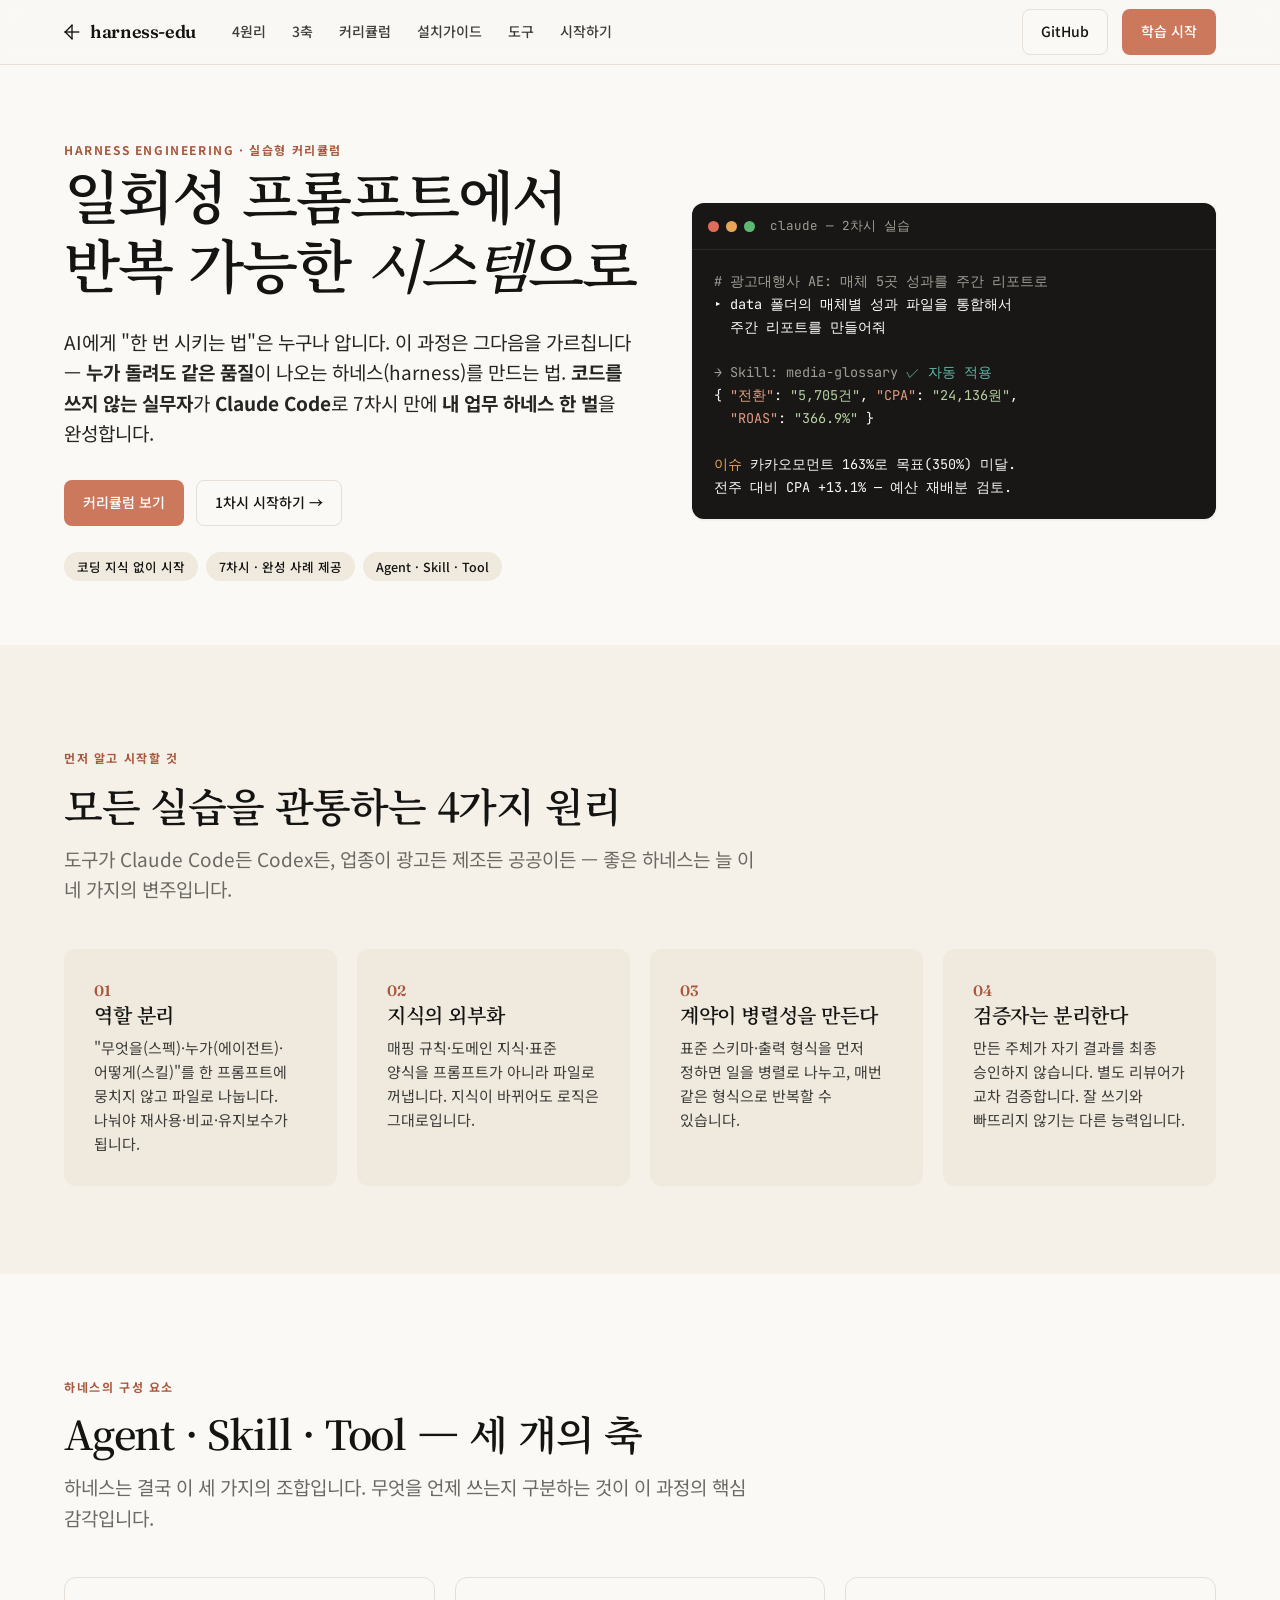
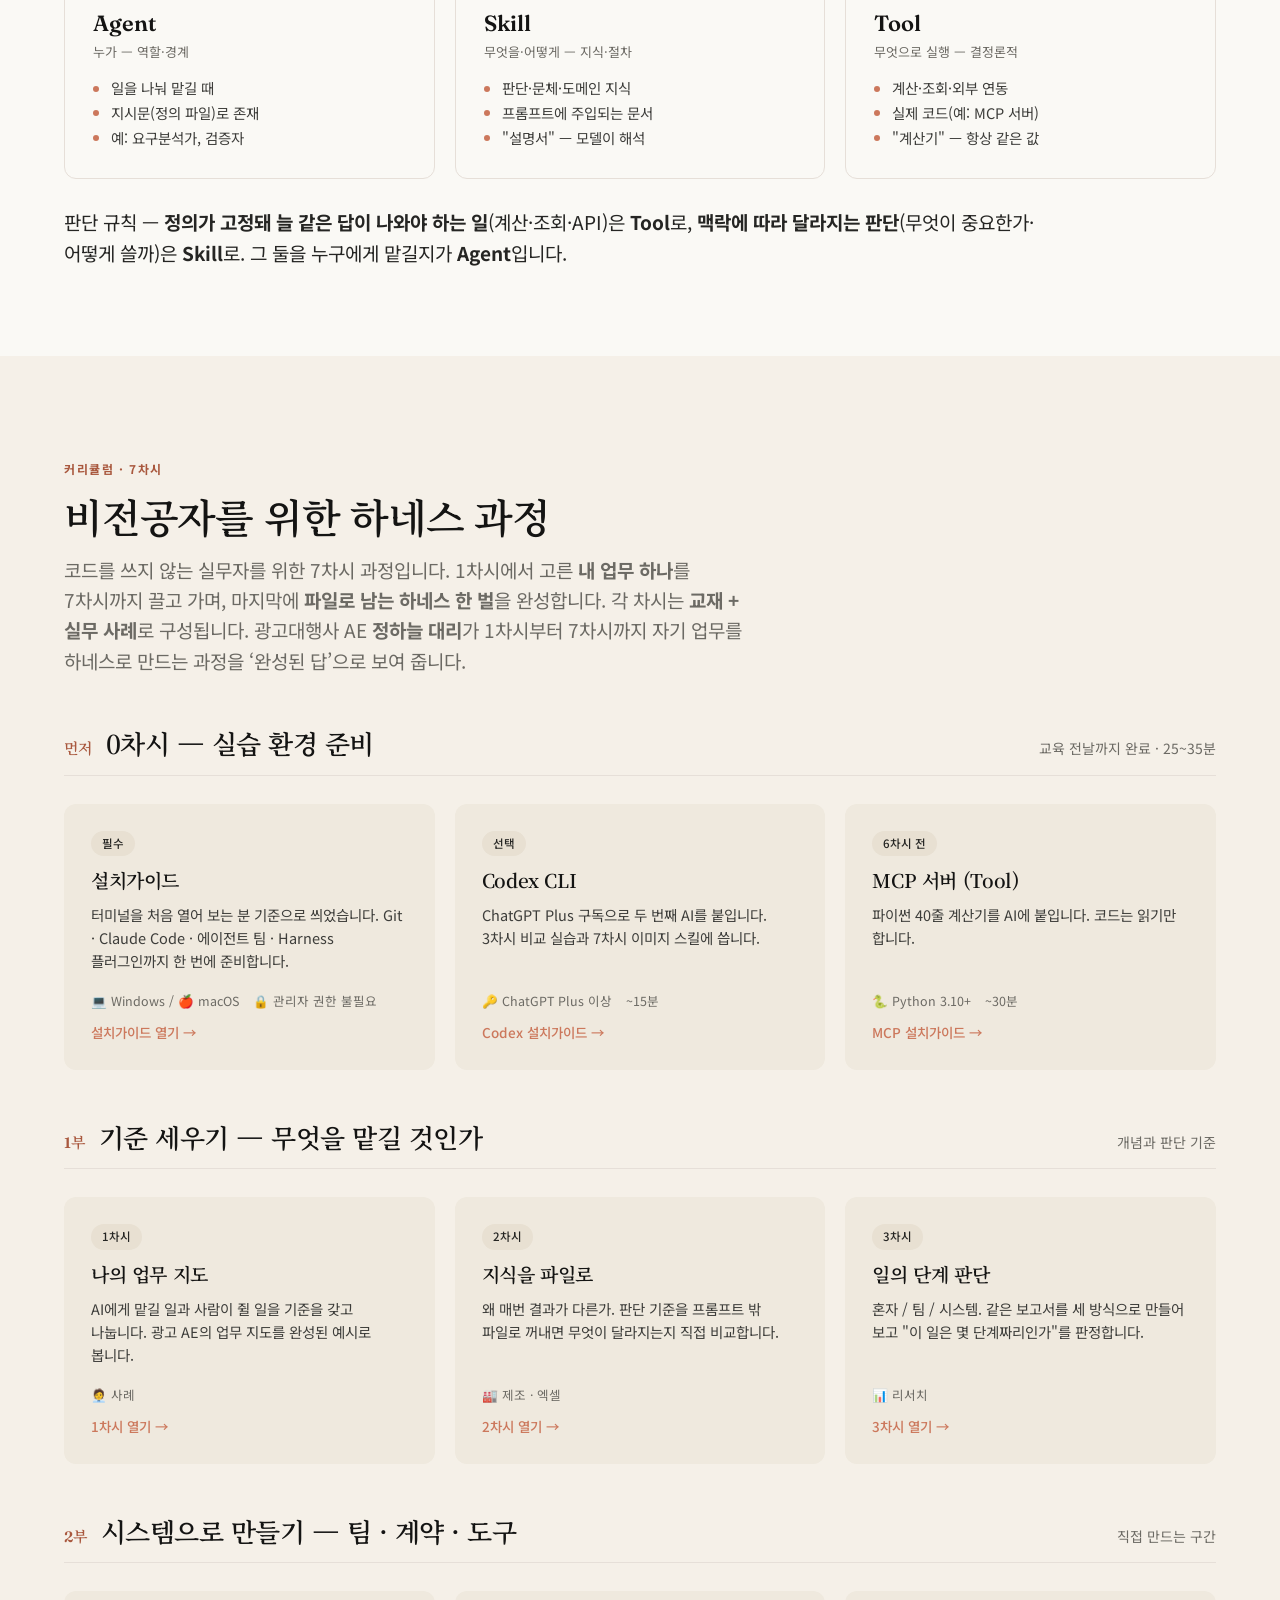
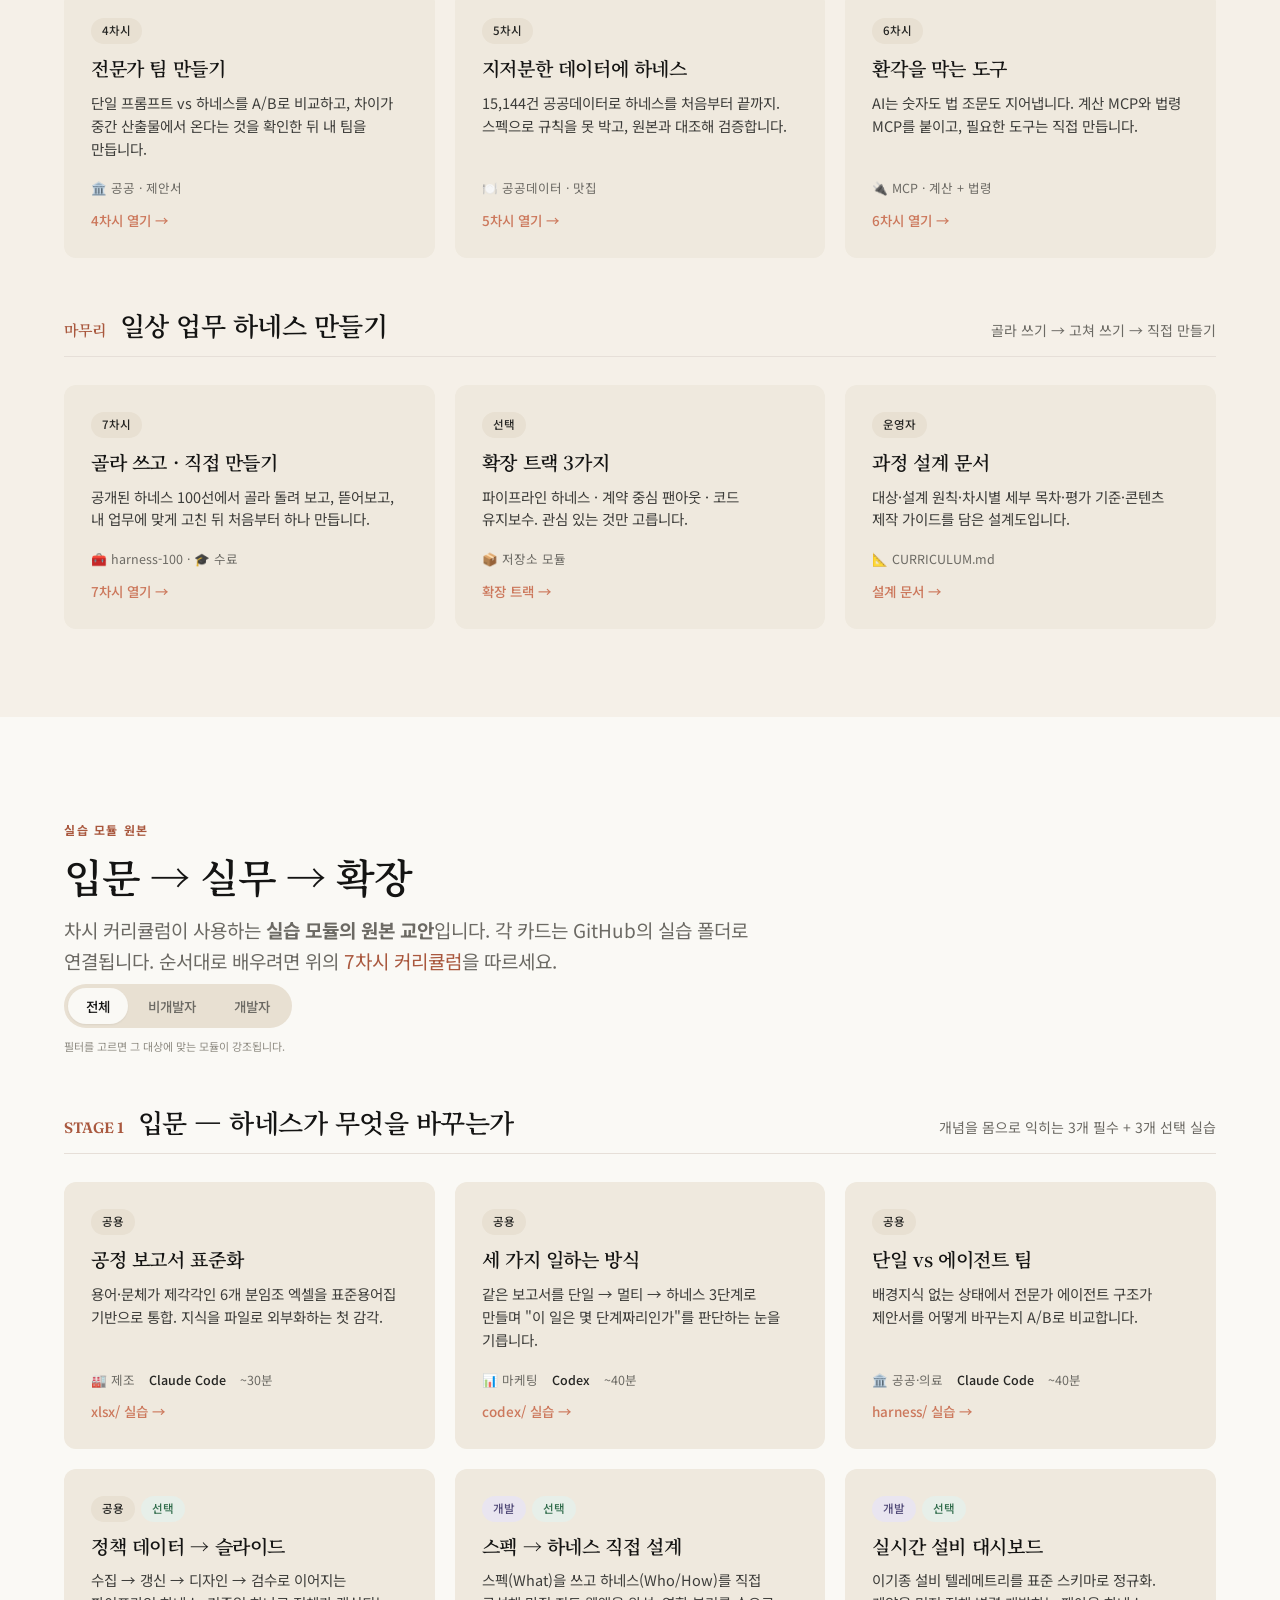
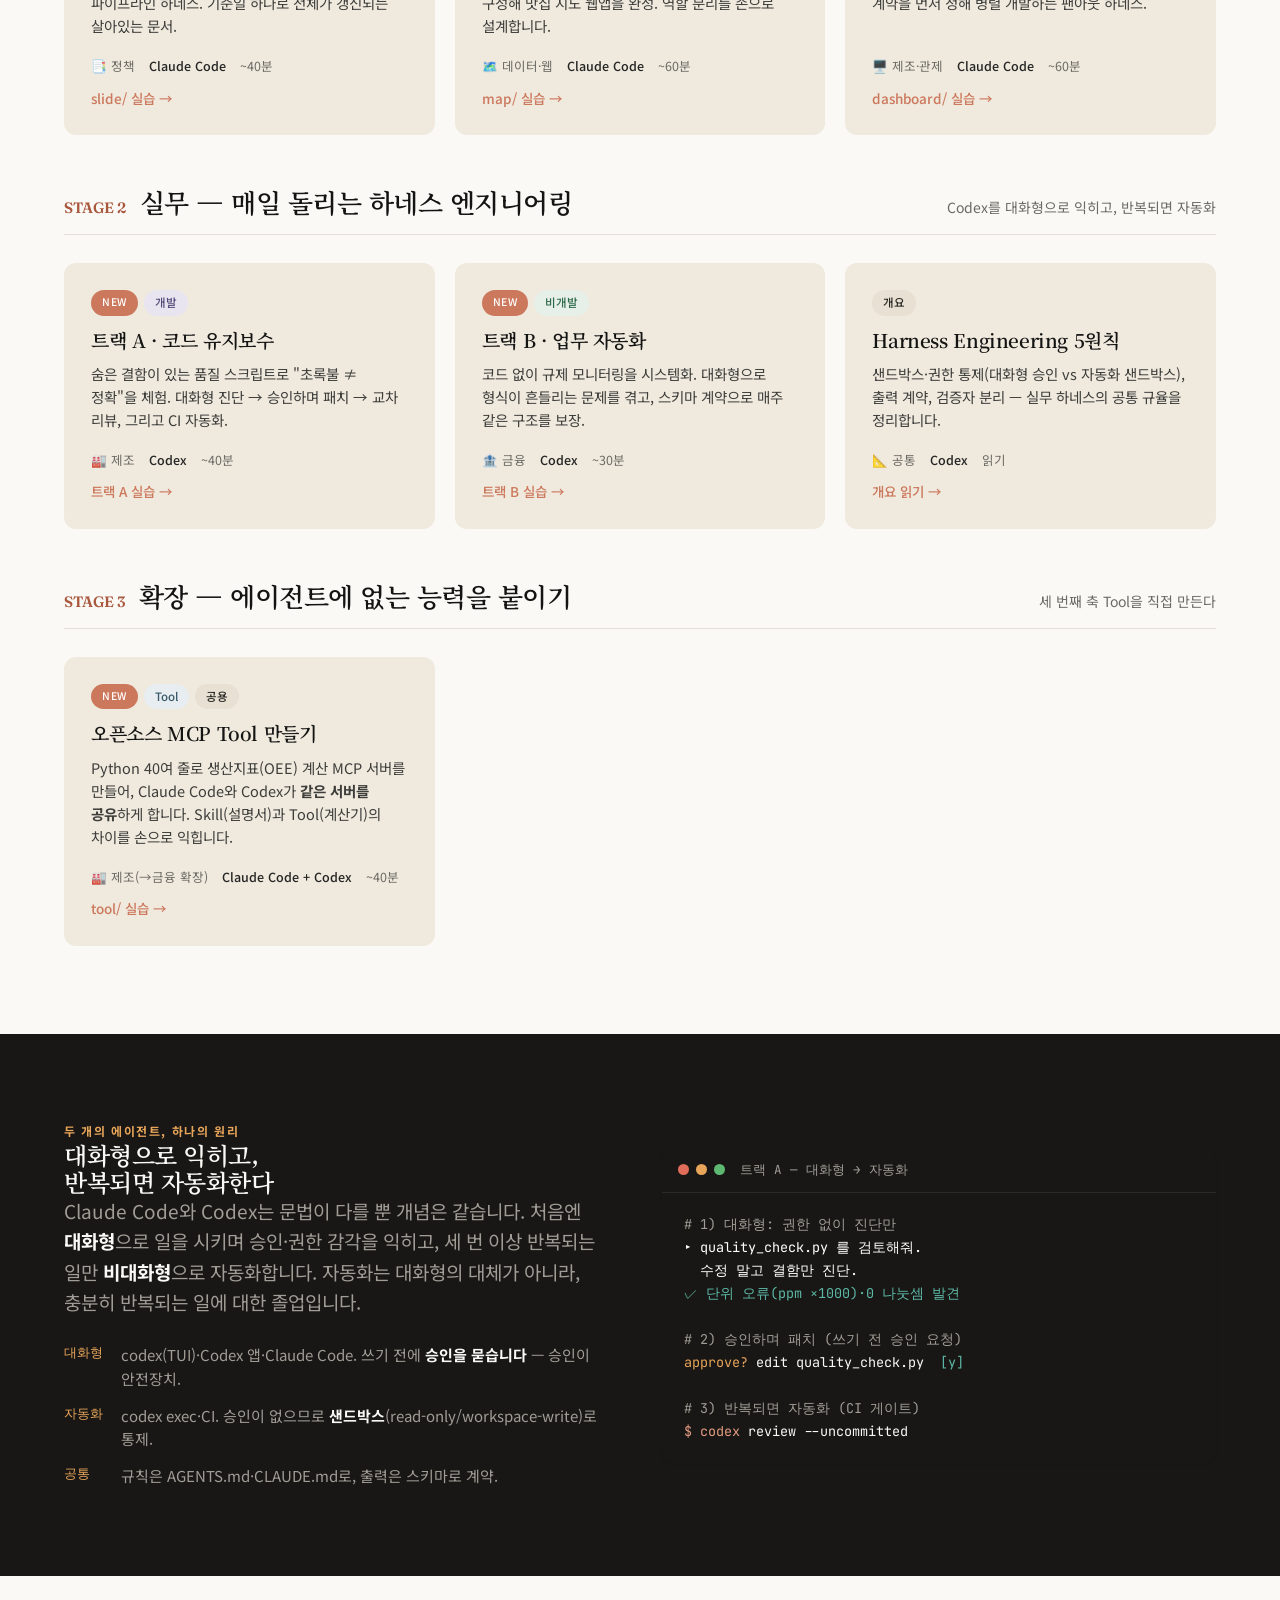
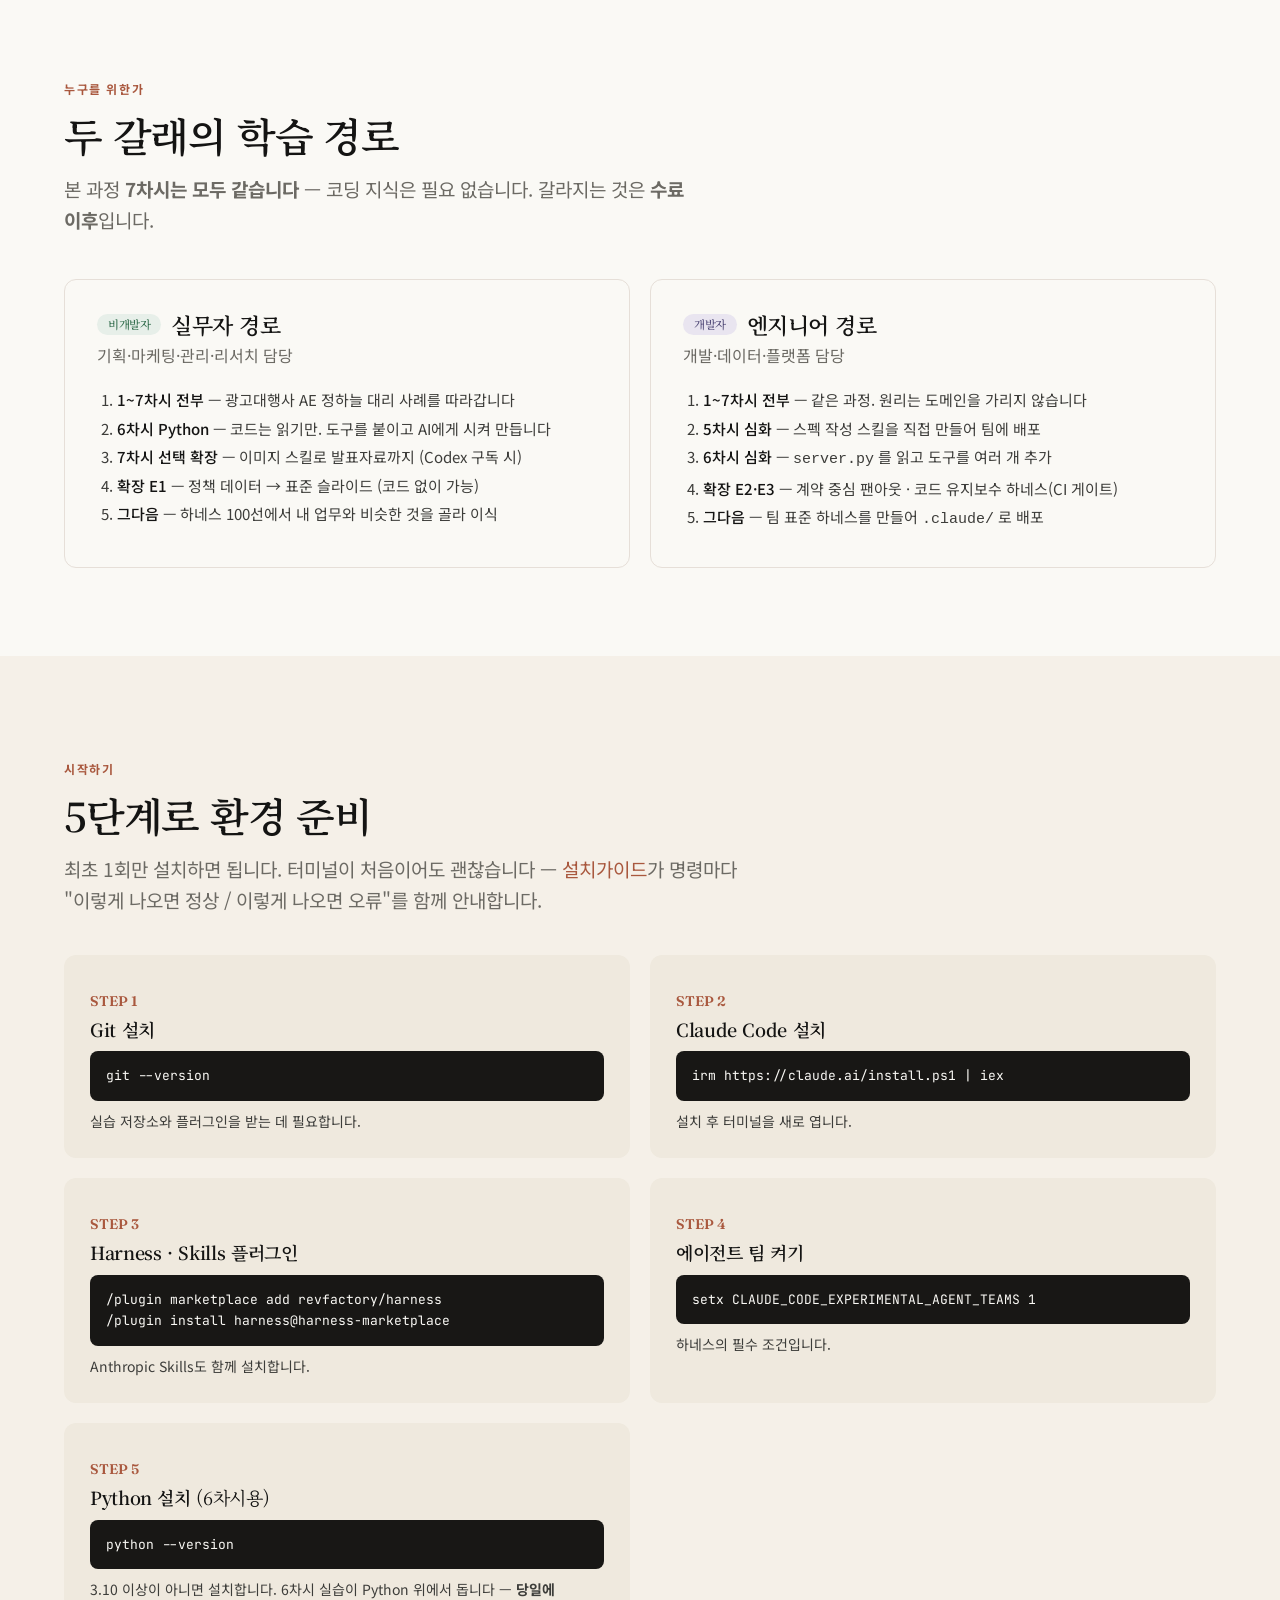
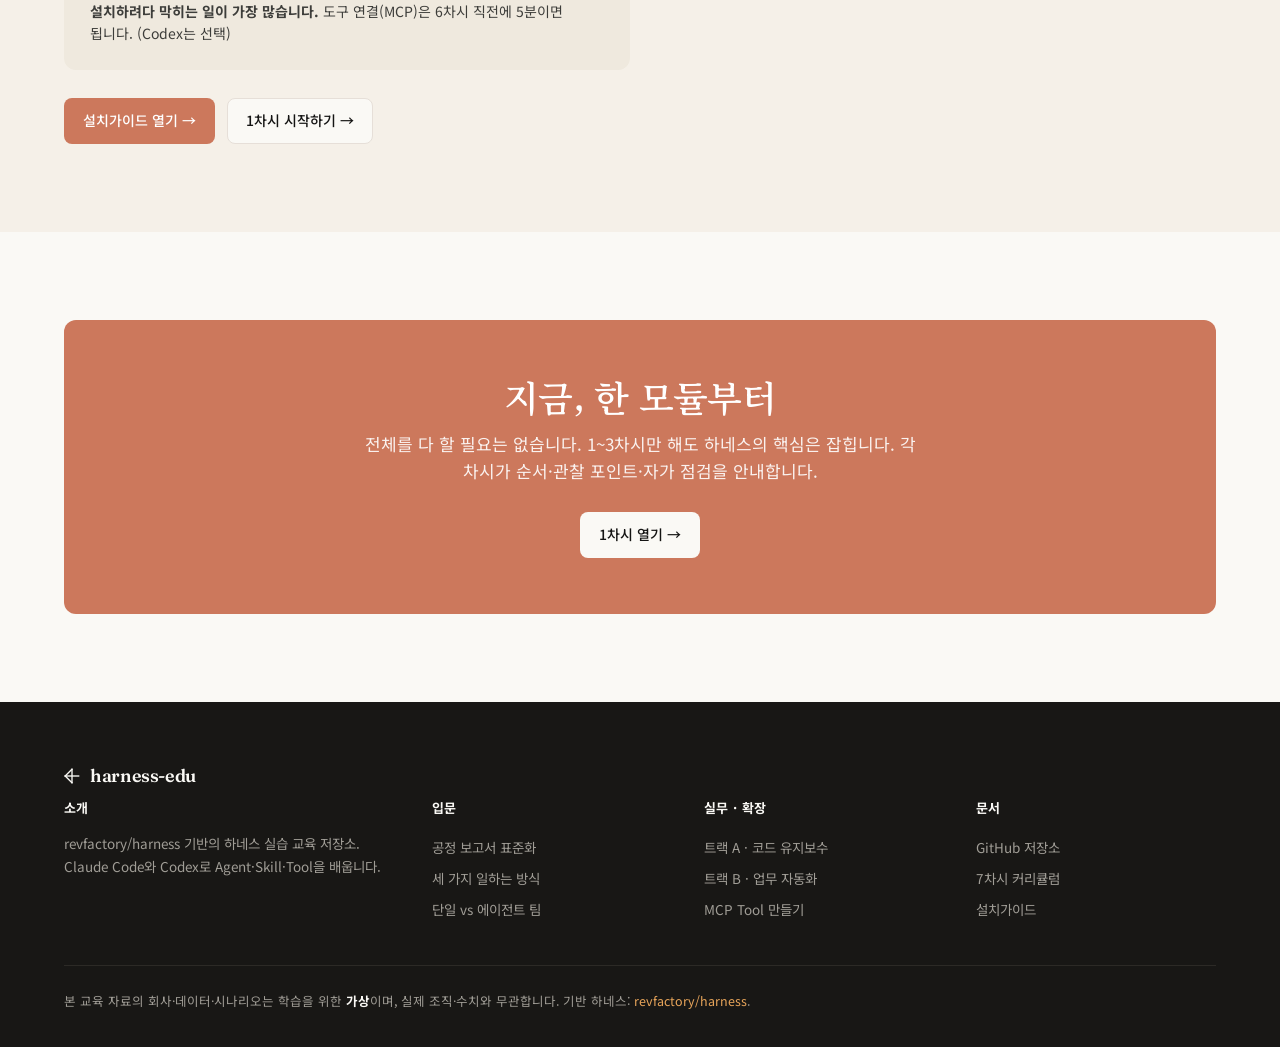
<file: docs/index.html>
<!doctype html>
<html lang="ko">
<head>
<meta charset="utf-8" />
<meta name="viewport" content="width=device-width, initial-scale=1" />
<title>harness-edu · 하네스로 일하는 법</title>
<meta name="description" content="일회성 프롬프트에서 반복 가능한 시스템으로. 코드를 쓰지 않는 실무자를 위한 하네스(Harness) 7차시 실습 커리큘럼 — Claude Code로 배우는 Agent·Skill·Tool." />
<link rel="preconnect" href="https://fonts.googleapis.com" />
<link rel="preconnect" href="https://fonts.gstatic.com" crossorigin />
<link href="https://fonts.googleapis.com/css2?family=Fraunces:opsz,wght@9..144,400;9..144,500;9..144,600&family=Noto+Sans+KR:wght@400;500;700&family=Noto+Serif+KR:wght@500;600;700&family=JetBrains+Mono:wght@400;500&display=swap" rel="stylesheet" />
<style>
  :root{
    --canvas:#faf9f5; --surface-soft:#f5f0e8; --surface-card:#efe9de; --surface-cream-strong:#e8e0d2;
    --surface-dark:#181715; --surface-dark-elevated:#252320; --surface-dark-soft:#1f1e1b;
    --hairline:#e6dfd8; --hairline-soft:#ebe6df;
    --primary:#cc785c; --primary-active:#a9583e; --teal:#5db8a6; --amber:#e8a55a;
    --ink:#141413; --body-strong:#252523; --body:#3d3d3a; --muted:#6c6a64; --muted-soft:#8e8b82;
    --on-dark:#faf9f5; --on-dark-soft:#a09d96; --success:#5db872;
    --r-md:8px; --r-lg:12px; --r-xl:16px; --pill:9999px;
    --serif:"Noto Serif KR","Fraunces",Garamond,"Times New Roman",serif;
    --serif-latin:"Fraunces","Noto Serif KR",Garamond,serif;
    --sans:"Inter","Noto Sans KR",-apple-system,BlinkMacSystemFont,"Segoe UI",sans-serif;
    --mono:"JetBrains Mono",ui-monospace,SFMono-Regular,Menlo,monospace;
    --maxw:1200px;
  }
  *{box-sizing:border-box;margin:0;padding:0}
  html{scroll-behavior:smooth}
  body{
    background:var(--canvas); color:var(--body);
    font-family:var(--sans); font-size:16px; line-height:1.55;
    -webkit-font-smoothing:antialiased; text-rendering:optimizeLegibility;
    word-break:keep-all; overflow-wrap:break-word; hyphens:manual;
  }
  h1,h2,h3,h4{font-family:var(--serif); color:var(--ink); font-weight:600; letter-spacing:-0.02em; line-height:1.15}
  a{color:inherit;text-decoration:none}
  .wrap{max-width:var(--maxw);margin:0 auto;padding:0 24px}
  .band{padding:88px 0}
  .eyebrow{font-size:12px;font-weight:700;letter-spacing:1.6px;text-transform:uppercase;color:var(--primary-active)}
  .lead{font-size:19px;line-height:1.6;color:var(--body-strong)}
  .muted{color:var(--muted)}

  /* spike mark */
  .spike{display:inline-block;width:16px;height:16px;flex:0 0 16px}
  .spike svg{width:100%;height:100%;display:block}

  /* nav */
  header.nav{position:sticky;top:0;z-index:50;background:rgba(250,249,245,.86);backdrop-filter:saturate(140%) blur(10px);border-bottom:1px solid var(--hairline)}
  .nav-inner{display:flex;align-items:center;gap:24px;height:64px}
  .brand{display:flex;align-items:center;gap:10px;font-family:var(--serif-latin);font-weight:600;color:var(--ink);font-size:18px;letter-spacing:-0.02em}
  .nav-links{display:flex;gap:26px;margin-left:12px}
  .nav-links a{font-size:14px;font-weight:500;color:var(--body);transition:color .15s}
  .nav-links a:hover{color:var(--ink)}
  .nav-cta{margin-left:auto;display:flex;align-items:center;gap:14px}
  .btn{display:inline-flex;align-items:center;gap:8px;font-family:var(--sans);font-weight:500;font-size:14px;border-radius:var(--r-md);padding:11px 18px;border:1px solid transparent;cursor:pointer;transition:background .15s,border-color .15s,color .15s}
  .btn-primary{background:var(--primary);color:#fff}
  .btn-primary:hover{background:var(--primary-active)}
  .btn-secondary{background:var(--canvas);color:var(--ink);border-color:var(--hairline)}
  .btn-secondary:hover{border-color:var(--muted-soft)}
  .btn-on-dark{background:var(--surface-dark-elevated);color:var(--on-dark)}
  .btn-cream{background:var(--canvas);color:var(--ink)}
  .nav-toggle{display:none;margin-left:auto;background:none;border:1px solid var(--hairline);border-radius:var(--r-md);padding:8px 10px;cursor:pointer;color:var(--ink)}

  /* hero */
  .hero{padding:76px 0 64px}
  .hero-grid{display:grid;grid-template-columns:1.05fr .95fr;gap:48px;align-items:center}
  h1.display{font-size:clamp(32px,4.6vw,58px);letter-spacing:-0.035em;line-height:1.2;padding-bottom:2px}
  .hero p.lead{margin-top:22px;max-width:32em}
  .hero-actions{display:flex;gap:12px;margin-top:32px;flex-wrap:wrap}
  .hero-tags{display:flex;gap:8px;margin-top:26px;flex-wrap:wrap}
  .tag{font-size:12.5px;font-weight:500;color:var(--ink);background:var(--surface-card);border-radius:var(--pill);padding:5px 13px}

  /* code window */
  .code-win{background:var(--surface-dark);border-radius:var(--r-lg);padding:0;overflow:hidden;box-shadow:0 1px 3px rgba(20,20,19,.08)}
  .code-bar{display:flex;align-items:center;gap:7px;padding:13px 16px;border-bottom:1px solid #2c2a26}
  .dot{width:11px;height:11px;border-radius:50%}
  .code-title{margin-left:8px;color:var(--on-dark-soft);font-family:var(--mono);font-size:12.5px}
  .code-body{padding:20px 22px;font-family:var(--mono);font-size:13.5px;line-height:1.7;color:var(--on-dark);overflow-x:auto;white-space:pre-wrap;word-break:normal;overflow-wrap:anywhere}
  .code-body .c-mut{color:var(--on-dark-soft)}
  .code-body .c-cor{color:#e39b81}
  .code-body .c-tel{color:var(--teal)}
  .code-body .c-amb{color:var(--amber)}
  .code-body .c-str{color:#b6d19f}
  .prompt-line{color:#fff}

  /* principles */
  .grid-4{display:grid;grid-template-columns:repeat(4,1fr);gap:20px}
  .grid-3{display:grid;grid-template-columns:repeat(3,1fr);gap:20px}
  .card{background:var(--surface-card);border-radius:var(--r-lg);padding:30px}
  .card h3{font-size:20px;margin-bottom:10px}
  .card p{font-size:15px;line-height:1.6}
  .card .num{font-family:var(--serif-latin);font-size:15px;color:var(--primary-active);font-weight:600;letter-spacing:0}
  .sec-head{max-width:44em}
  .sec-head h2{font-size:40px;letter-spacing:-0.03em;margin:14px 0 0}
  .sec-head p{margin-top:16px}

  /* three axes */
  .axes{display:grid;grid-template-columns:repeat(3,1fr);gap:20px;margin-top:44px}
  .axis{border:1px solid var(--hairline);border-radius:var(--r-lg);padding:28px;background:var(--canvas)}
  .axis .k{font-family:var(--serif-latin);font-size:22px;color:var(--ink);font-weight:600}
  .axis .who{font-size:13px;color:var(--muted);margin:2px 0 14px}
  .axis ul{list-style:none;font-size:14.5px;line-height:1.7}
  .axis li{padding-left:18px;position:relative}
  .axis li::before{content:"";position:absolute;left:0;top:.65em;width:6px;height:6px;border-radius:50%;background:var(--primary)}

  /* audience filter */
  .filter{display:inline-flex;background:var(--surface-cream-strong);border-radius:var(--pill);padding:4px;gap:2px;margin-top:8px}
  .filter button{border:none;background:transparent;font-family:var(--sans);font-size:13.5px;font-weight:500;color:var(--muted);padding:8px 18px;border-radius:var(--pill);cursor:pointer;transition:all .15s}
  .filter button.active{background:var(--canvas);color:var(--ink);box-shadow:0 1px 2px rgba(20,20,19,.06)}

  /* curriculum */
  .stage{margin-top:52px}
  .stage-label{display:flex;align-items:baseline;gap:14px;border-bottom:1px solid var(--hairline);padding-bottom:14px;margin-bottom:28px}
  .stage-label h3{font-size:26px}
  .stage-label .st{font-family:var(--serif-latin);color:var(--primary-active);font-size:15px;font-weight:600}
  .stage-label .desc{margin-left:auto;font-size:14px;color:var(--muted);max-width:24em;text-align:right}
  .mods{display:grid;grid-template-columns:repeat(3,1fr);gap:20px}
  .mod{background:var(--surface-card);border-radius:var(--r-lg);padding:26px;display:flex;flex-direction:column;gap:12px;transition:opacity .2s,transform .2s;border:1px solid transparent}
  .mod.dim{opacity:.32;filter:saturate(.6)}
  .mod .badges{display:flex;gap:6px;flex-wrap:wrap}
  .badge{font-size:11.5px;font-weight:500;border-radius:var(--pill);padding:4px 11px}
  .b-nondev{background:#e7efe9;color:#2f6b4a}
  .b-dev{background:#e9e5f0;color:#514a78}
  .b-both{background:var(--surface-cream-strong);color:var(--body-strong)}
  .b-new{background:var(--primary);color:#fff;letter-spacing:.6px;text-transform:uppercase;font-size:10.5px}
  .b-tool{background:#e7edf0;color:#3a5a6b}
  .mod h4{font-size:19px;font-family:var(--serif);line-height:1.25}
  .mod .goal{font-size:14.5px;line-height:1.58;color:var(--body)}
  .mod .meta{margin-top:auto;font-size:12.5px;color:var(--muted);display:flex;gap:14px;flex-wrap:wrap;padding-top:6px}
  .mod .meta b{color:var(--body-strong);font-weight:500}
  .mod a.go{font-size:13.5px;font-weight:500;color:var(--primary);display:inline-flex;align-items:center;gap:5px}
  .mod a.go:hover{color:var(--primary-active)}
  .selectbadge{font-size:11px;color:var(--muted-soft)}

  /* dark band */
  .dark{background:var(--surface-dark);color:var(--on-dark)}
  .dark h2{color:var(--on-dark)}
  .dark .lead{color:var(--on-dark-soft)}
  .dark .eyebrow{color:var(--amber)}
  .split{display:grid;grid-template-columns:1fr 1fr;gap:44px;align-items:center}
  .kv{display:grid;grid-template-columns:auto 1fr;gap:14px 18px;margin-top:26px;font-size:15px}
  .kv .kk{color:var(--amber);font-family:var(--mono);font-size:13px;white-space:nowrap}
  .kv .vv{color:var(--on-dark-soft)}

  /* paths (dev/nondev) */
  .paths{display:grid;grid-template-columns:1fr 1fr;gap:20px;margin-top:44px}
  .path{border:1px solid var(--hairline);border-radius:var(--r-lg);padding:32px;background:var(--canvas)}
  .path h3{font-size:22px;display:flex;align-items:center;gap:10px}
  .path ol{margin:18px 0 0 0;padding-left:20px;font-size:15px;line-height:1.9}
  .path ol b{font-weight:500;color:var(--ink)}

  /* install */
  .steps{display:grid;grid-template-columns:repeat(2,1fr);gap:20px;margin-top:40px}
  .step{background:var(--surface-card);border-radius:var(--r-lg);padding:26px}
  .step .n{font-family:var(--serif-latin);font-size:14px;color:var(--primary-active);font-weight:600}
  .step h4{font-size:18px;margin:6px 0 12px}
  .step pre{background:var(--surface-dark);color:var(--on-dark);border-radius:var(--r-md);padding:14px 16px;font-family:var(--mono);font-size:13px;line-height:1.65;overflow-x:auto;white-space:pre;word-break:normal}
  .step p{font-size:14px;color:var(--body);margin-top:10px}

  /* coral cta */
  .coral{background:var(--primary);color:#fff;border-radius:var(--r-lg);padding:56px 48px;text-align:center}
  .coral h2{color:#fff;font-size:36px}
  .coral p{color:rgba(255,255,255,.9);margin:14px auto 0;max-width:34em;font-size:17px}
  .coral .btn{margin-top:28px}

  /* footer */
  footer{background:var(--surface-dark);color:var(--on-dark-soft);padding:60px 0 40px}
  footer .brand{color:var(--on-dark)}
  .foot-grid{display:grid;grid-template-columns:1.4fr 1fr 1fr 1fr;gap:32px;margin-top:8px}
  .foot-grid h5{color:var(--on-dark);font-family:var(--sans);font-size:13px;font-weight:700;letter-spacing:.4px;margin-bottom:14px}
  .foot-grid a{display:block;font-size:13.5px;color:var(--on-dark-soft);padding:5px 0;transition:color .15s}
  .foot-grid a:hover{color:var(--on-dark)}
  .foot-note{margin-top:40px;padding-top:24px;border-top:1px solid #2c2a26;font-size:12.5px;color:var(--on-dark-soft);line-height:1.7}

  @media (max-width:900px){
    .hero-grid,.split,.paths{grid-template-columns:1fr}
    .grid-4{grid-template-columns:repeat(2,1fr)}
    .axes,.grid-3,.mods{grid-template-columns:1fr}
    .steps{grid-template-columns:1fr}
    .foot-grid{grid-template-columns:1fr 1fr}
    h1.display{font-size:clamp(30px,7.4vw,40px);line-height:1.24}
    .sec-head h2{font-size:30px}
    .nav-links{display:none}
    .nav-toggle{display:inline-flex}
    .nav-cta .btn-secondary{display:none}
    .stage-label{flex-wrap:wrap}
    .stage-label .desc{margin-left:0;text-align:left;width:100%}
  }
  @media (max-width:900px){
    .nav-links.open{display:flex;position:absolute;top:64px;left:0;right:0;flex-direction:column;background:var(--canvas);border-bottom:1px solid var(--hairline);padding:14px 24px;gap:4px}
    .nav-links.open a{padding:10px 0}
  }
  .reveal{opacity:0;transform:translateY(14px);transition:opacity .6s ease,transform .6s ease}
  .reveal.in{opacity:1;transform:none}
</style>
</head>
<body>

<!-- NAV -->
<header class="nav">
  <div class="wrap nav-inner">
    <a class="brand" href="#top">
      <span class="spike" aria-hidden="true"><svg viewBox="0 0 24 24"><g fill="#141413"><rect x="11" y="1" width="2" height="22"/><rect x="1" y="11" width="22" height="2"/><rect x="3.8" y="3.8" width="2" height="16.4" transform="rotate(45 12 12)"/><rect x="3.8" y="3.8" width="2" height="16.4" transform="rotate(-45 12 12)"/></g></svg></span>
      harness-edu
    </a>
    <nav class="nav-links" id="navlinks">
      <a href="#principles">4원리</a>
      <a href="#axes">3축</a>
      <a href="#curriculum">커리큘럼</a>
      <a href="install/index.html">설치가이드</a>
      <a href="#tools">도구</a>
      <a href="#start">시작하기</a>
    </nav>
    <div class="nav-cta">
      <a class="btn btn-secondary" href="https://github.com/namojo/harness-edu" target="_blank" rel="noopener">GitHub</a>
      <a class="btn btn-primary" href="#curriculum">학습 시작</a>
    </div>
    <button class="nav-toggle" id="navToggle" aria-label="메뉴">☰</button>
  </div>
</header>

<a id="top"></a>

<!-- HERO -->
<section class="band hero">
  <div class="wrap hero-grid">
    <div>
      <p class="eyebrow">Harness Engineering · 실습형 커리큘럼</p>
      <h1 class="display">일회성 프롬프트에서<br>반복 가능한 <em style="font-family:var(--serif-latin);font-style:italic;font-weight:500">시스템</em>으로</h1>
      <p class="lead">AI에게 &quot;한 번 시키는 법&quot;은 누구나 압니다. 이 과정은 그다음을 가르칩니다 —
        <b>누가 돌려도 같은 품질</b>이 나오는 하네스(harness)를 만드는 법.
        <b>코드를 쓰지 않는 실무자</b>가 <b>Claude Code</b>로 7차시 만에
        <b>내 업무 하네스 한 벌</b>을 완성합니다.</p>
      <div class="hero-actions">
        <a class="btn btn-primary" href="#curriculum">커리큘럼 보기</a>
        <a class="btn btn-secondary" href="chapters/ch1.html">1차시 시작하기 →</a>
      </div>
      <div class="hero-tags">
        <span class="tag">코딩 지식 없이 시작</span>
        <span class="tag">7차시 · 완성 사례 제공</span>
        <span class="tag">Agent · Skill · Tool</span>
      </div>
    </div>
    <div class="code-win reveal">
      <div class="code-bar">
        <span class="dot" style="background:#e06c5a"></span><span class="dot" style="background:#e8a55a"></span><span class="dot" style="background:#5db872"></span>
        <span class="code-title">claude — 2차시 실습</span>
      </div>
      <div class="code-body"><span class="c-mut"># 광고대행사 AE: 매체 5곳 성과를 주간 리포트로</span>
<span class="prompt-line">▸ data 폴더의 매체별 성과 파일을 통합해서</span>
<span class="prompt-line">  주간 리포트를 만들어줘</span>

<span class="c-mut">→ Skill: media-glossary</span> <span class="c-tel">✓ 자동 적용</span>
{ <span class="c-cor">"전환"</span>: <span class="c-str">"5,705건"</span>, <span class="c-cor">"CPA"</span>: <span class="c-str">"24,136원"</span>,
  <span class="c-cor">"ROAS"</span>: <span class="c-str">"366.9%"</span> }

<span class="c-amb">이슈</span> 카카오모먼트 163%로 목표(350%) 미달.
전주 대비 CPA +13.1% — 예산 재배분 검토.</div>
    </div>
  </div>
</section>

<!-- PRINCIPLES -->
<section class="band" id="principles" style="background:var(--surface-soft)">
  <div class="wrap">
    <div class="sec-head">
      <p class="eyebrow">먼저 알고 시작할 것</p>
      <h2>모든 실습을 관통하는 4가지 원리</h2>
      <p class="lead muted">도구가 Claude Code든 Codex든, 업종이 광고든 제조든 공공이든 — 좋은 하네스는 늘 이 네 가지의 변주입니다.</p>
    </div>
    <div class="grid-4" style="margin-top:44px">
      <div class="card reveal"><p class="num">01</p><h3>역할 분리</h3><p>"무엇을(스펙)·누가(에이전트)·어떻게(스킬)"를 한 프롬프트에 뭉치지 않고 파일로 나눕니다. 나눠야 재사용·비교·유지보수가 됩니다.</p></div>
      <div class="card reveal"><p class="num">02</p><h3>지식의 외부화</h3><p>매핑 규칙·도메인 지식·표준 양식을 프롬프트가 아니라 파일로 꺼냅니다. 지식이 바뀌어도 로직은 그대로입니다.</p></div>
      <div class="card reveal"><p class="num">03</p><h3>계약이 병렬성을 만든다</h3><p>표준 스키마·출력 형식을 먼저 정하면 일을 병렬로 나누고, 매번 같은 형식으로 반복할 수 있습니다.</p></div>
      <div class="card reveal"><p class="num">04</p><h3>검증자는 분리한다</h3><p>만든 주체가 자기 결과를 최종 승인하지 않습니다. 별도 리뷰어가 교차 검증합니다. 잘 쓰기와 빠뜨리지 않기는 다른 능력입니다.</p></div>
    </div>
  </div>
</section>

<!-- THREE AXES -->
<section class="band" id="axes">
  <div class="wrap">
    <div class="sec-head">
      <p class="eyebrow">하네스의 구성 요소</p>
      <h2>Agent · Skill · Tool — 세 개의 축</h2>
      <p class="lead muted">하네스는 결국 이 세 가지의 조합입니다. 무엇을 언제 쓰는지 구분하는 것이 이 과정의 핵심 감각입니다.</p>
    </div>
    <div class="axes">
      <div class="axis reveal">
        <div class="k">Agent</div><div class="who">누가 — 역할·경계</div>
        <ul><li>일을 나눠 맡길 때</li><li>지시문(정의 파일)로 존재</li><li>예: 요구분석가, 검증자</li></ul>
      </div>
      <div class="axis reveal">
        <div class="k">Skill</div><div class="who">무엇을·어떻게 — 지식·절차</div>
        <ul><li>판단·문체·도메인 지식</li><li>프롬프트에 주입되는 문서</li><li>"설명서" — 모델이 해석</li></ul>
      </div>
      <div class="axis reveal">
        <div class="k">Tool</div><div class="who">무엇으로 실행 — 결정론적</div>
        <ul><li>계산·조회·외부 연동</li><li>실제 코드(예: MCP 서버)</li><li>"계산기" — 항상 같은 값</li></ul>
      </div>
    </div>
    <p class="lead" style="margin-top:28px;max-width:52em">
      판단 규칙 — <b>정의가 고정돼 늘 같은 답이 나와야 하는 일</b>(계산·조회·API)은 <b>Tool</b>로,
      <b>맥락에 따라 달라지는 판단</b>(무엇이 중요한가·어떻게 쓸까)은 <b>Skill</b>로. 그 둘을 누구에게 맡길지가 <b>Agent</b>입니다.
    </p>
  </div>
</section>

<!-- CURRICULUM -->
<!-- 차시 커리큘럼 -->
<section class="band" id="curriculum" style="background:var(--surface-soft)">
  <div class="wrap">
    <div class="sec-head">
      <p class="eyebrow">커리큘럼 · 7차시</p>
      <h2>비전공자를 위한 하네스 과정</h2>
      <p class="lead muted">코드를 쓰지 않는 실무자를 위한 7차시 과정입니다. 1차시에서 고른 <b>내 업무 하나</b>를 7차시까지 끌고 가며, 마지막에 <b>파일로 남는 하네스 한 벌</b>을 완성합니다. 각 차시는 <b>교재 + 실무 사례</b>로 구성됩니다. 광고대행사 AE <b>정하늘 대리</b>가 1차시부터 7차시까지 자기 업무를 하네스로 만드는 과정을 &lsquo;완성된 답&rsquo;으로 보여 줍니다.</p>
    </div>

    <div class="stage">
      <div class="stage-label"><span class="st">먼저</span><h3>0차시 — 실습 환경 준비</h3><span class="desc">교육 전날까지 완료 · 25~35분</span></div>
      <div class="mods">
        <div class="mod reveal" data-aud="both">
          <div class="badges"><span class="badge b-both">필수</span></div>
          <h4>설치가이드</h4>
          <p class="goal">터미널을 처음 열어 보는 분 기준으로 씌었습니다. Git · Claude Code · 에이전트 팀 · Harness 플러그인까지 한 번에 준비합니다.</p>
          <div class="meta"><span>💻 Windows / 🍎 macOS</span><span>🔒 관리자 권한 불필요</span></div>
          <a class="go" href="install/index.html">설치가이드 열기 →</a>
        </div>
        <div class="mod reveal" data-aud="both">
          <div class="badges"><span class="badge b-both">선택</span></div>
          <h4>Codex CLI</h4>
          <p class="goal">ChatGPT Plus 구독으로 두 번째 AI를 붙입니다. 3차시 비교 실습과 7차시 이미지 스킬에 씁니다.</p>
          <div class="meta"><span>🔑 ChatGPT Plus 이상</span><span>~15분</span></div>
          <a class="go" href="install/codex.html">Codex 설치가이드 →</a>
        </div>
        <div class="mod reveal" data-aud="both">
          <div class="badges"><span class="badge b-both">6차시 전</span></div>
          <h4>MCP 서버 (Tool)</h4>
          <p class="goal">파이썬 40줄 계산기를 AI에 붙입니다. 코드는 읽기만 합니다.</p>
          <div class="meta"><span>🐍 Python 3.10+</span><span>~30분</span></div>
          <a class="go" href="install/mcp-server.html">MCP 설치가이드 →</a>
        </div>
      </div>
    </div>

    <div class="stage">
      <div class="stage-label"><span class="st">1부</span><h3>기준 세우기 — 무엇을 맡길 것인가</h3><span class="desc">개념과 판단 기준</span></div>
      <div class="mods">
        <div class="mod reveal" data-aud="both">
          <div class="badges"><span class="badge b-both">1차시</span></div>
          <h4>나의 업무 지도</h4>
          <p class="goal">AI에게 맡길 일과 사람이 쥘 일을 기준을 갖고 나눕니다. 광고 AE의 업무 지도를 완성된 예시로 봅니다.</p>
          <div class="meta"><span>🧑‍💼 사례</span></div>
          <a class="go" href="chapters/ch1.html">1차시 열기 →</a>
        </div>
        <div class="mod reveal" data-aud="both">
          <div class="badges"><span class="badge b-both">2차시</span></div>
          <h4>지식을 파일로</h4>
          <p class="goal">왜 매번 결과가 다른가. 판단 기준을 프롬프트 밖 파일로 꺼내면 무엇이 달라지는지 직접 비교합니다.</p>
          <div class="meta"><span>🏭 제조 · 엑셀</span></div>
          <a class="go" href="chapters/ch2.html">2차시 열기 →</a>
        </div>
        <div class="mod reveal" data-aud="both">
          <div class="badges"><span class="badge b-both">3차시</span></div>
          <h4>일의 단계 판단</h4>
          <p class="goal">혼자 / 팀 / 시스템. 같은 보고서를 세 방식으로 만들어 보고 "이 일은 몇 단계짜리인가"를 판정합니다.</p>
          <div class="meta"><span>📊 리서치</span></div>
          <a class="go" href="chapters/ch3.html">3차시 열기 →</a>
        </div>
      </div>
    </div>

    <div class="stage">
      <div class="stage-label"><span class="st">2부</span><h3>시스템으로 만들기 — 팀 · 계약 · 도구</h3><span class="desc">직접 만드는 구간</span></div>
      <div class="mods">
        <div class="mod reveal" data-aud="both">
          <div class="badges"><span class="badge b-both">4차시</span></div>
          <h4>전문가 팀 만들기</h4>
          <p class="goal">단일 프롬프트 vs 하네스를 A/B로 비교하고, 차이가 중간 산출물에서 온다는 것을 확인한 뒤 내 팀을 만듭니다.</p>
          <div class="meta"><span>🏛️ 공공 · 제안서</span></div>
          <a class="go" href="chapters/ch4.html">4차시 열기 →</a>
        </div>
        <div class="mod reveal" data-aud="both">
          <div class="badges"><span class="badge b-both">5차시</span></div>
          <h4>지저분한 데이터에 하네스</h4>
          <p class="goal">15,144건 공공데이터로 하네스를 처음부터 끝까지. 스펙으로 규칙을 못 박고, 원본과 대조해 검증합니다.</p>
          <div class="meta"><span>🍽️ 공공데이터 · 맛집</span></div>
          <a class="go" href="chapters/ch5.html">5차시 열기 →</a>
        </div>
        <div class="mod reveal" data-aud="both">
          <div class="badges"><span class="badge b-both">6차시</span></div>
          <h4>환각을 막는 도구</h4>
          <p class="goal">AI는 숫자도 법 조문도 지어냅니다. 계산 MCP와 법령 MCP를 붙이고, 필요한 도구는 직접 만듭니다.</p>
          <div class="meta"><span>🔌 MCP · 계산 + 법령</span></div>
          <a class="go" href="chapters/ch6.html">6차시 열기 →</a>
        </div>
      </div>
    </div>

    <div class="stage">
      <div class="stage-label"><span class="st">마무리</span><h3>일상 업무 하네스 만들기</h3><span class="desc">골라 쓰기 → 고쳐 쓰기 → 직접 만들기</span></div>
      <div class="mods">
        <div class="mod reveal" data-aud="both">
          <div class="badges"><span class="badge b-both">7차시</span></div>
          <h4>골라 쓰고 · 직접 만들기</h4>
          <p class="goal">공개된 하네스 100선에서 골라 돌려 보고, 뜯어보고, 내 업무에 맞게 고친 뒤 처음부터 하나 만듭니다.</p>
          <div class="meta"><span>🧰 harness-100 · 🎓 수료</span></div>
          <a class="go" href="chapters/ch7.html">7차시 열기 →</a>
        </div>
        <div class="mod reveal" data-aud="both">
          <div class="badges"><span class="badge b-both">선택</span></div>
          <h4>확장 트랙 3가지</h4>
          <p class="goal">파이프라인 하네스 · 계약 중심 팬아웃 · 코드 유지보수. 관심 있는 것만 고릅니다.</p>
          <div class="meta"><span>📦 저장소 모듈</span></div>
          <a class="go" href="chapters/extras.html">확장 트랙 →</a>
        </div>
        <div class="mod reveal" data-aud="both">
          <div class="badges"><span class="badge b-both">운영자</span></div>
          <h4>과정 설계 문서</h4>
          <p class="goal">대상·설계 원칙·차시별 세부 목차·평가 기준·콘텐츠 제작 가이드를 담은 설계도입니다.</p>
          <div class="meta"><span>📐 CURRICULUM.md</span></div>
          <a class="go" href="https://github.com/namojo/harness-edu/blob/main/CURRICULUM.md" target="_blank" rel="noopener">설계 문서 →</a>
        </div></div>
    </div>
  </div>
</section>

<section class="band" id="modules">
  <div class="wrap">
    <div class="sec-head">
      <p class="eyebrow">실습 모듈 원본</p>
      <h2>입문 → 실무 → 확장</h2>
      <p class="lead muted">차시 커리큘럼이 사용하는 <b>실습 모듈의 원본 교안</b>입니다. 각 카드는 GitHub의 실습 폴더로 연결됩니다. 순서대로 배우려면 위의 <a href="#curriculum" style="color:var(--primary-active)">7차시 커리큘럼</a>을 따르세요.</p>
      <div class="filter" role="tablist" aria-label="대상자 필터">
        <button class="active" data-f="all">전체</button>
        <button data-f="nondev">비개발자</button>
        <button data-f="dev">개발자</button>
      </div>
      <p class="selectbadge" style="margin-top:10px">필터를 고르면 그 대상에 맞는 모듈이 강조됩니다.</p>
    </div>

    <!-- 입문 -->
    <div class="stage">
      <div class="stage-label"><span class="st">STAGE 1</span><h3>입문 — 하네스가 무엇을 바꾸는가</h3><span class="desc">개념을 몸으로 익히는 3개 필수 + 3개 선택 실습</span></div>
      <div class="mods">
        <div class="mod reveal" data-aud="both">
          <div class="badges"><span class="badge b-both">공용</span></div>
          <h4>공정 보고서 표준화</h4>
          <p class="goal">용어·문체가 제각각인 6개 분임조 엑셀을 표준용어집 기반으로 통합. 지식을 파일로 외부화하는 첫 감각.</p>
          <div class="meta"><span>🏭 제조</span><span><b>Claude Code</b></span><span>~30분</span></div>
          <a class="go" href="https://github.com/namojo/harness-edu/tree/main/xlsx" target="_blank" rel="noopener">xlsx/ 실습 →</a>
        </div>
        <div class="mod reveal" data-aud="both">
          <div class="badges"><span class="badge b-both">공용</span></div>
          <h4>세 가지 일하는 방식</h4>
          <p class="goal">같은 보고서를 단일 → 멀티 → 하네스 3단계로 만들며 "이 일은 몇 단계짜리인가"를 판단하는 눈을 기릅니다.</p>
          <div class="meta"><span>📊 마케팅</span><span><b>Codex</b></span><span>~40분</span></div>
          <a class="go" href="https://github.com/namojo/harness-edu/tree/main/codex" target="_blank" rel="noopener">codex/ 실습 →</a>
        </div>
        <div class="mod reveal" data-aud="both">
          <div class="badges"><span class="badge b-both">공용</span></div>
          <h4>단일 vs 에이전트 팀</h4>
          <p class="goal">배경지식 없는 상태에서 전문가 에이전트 구조가 제안서를 어떻게 바꾸는지 A/B로 비교합니다.</p>
          <div class="meta"><span>🏛️ 공공·의료</span><span><b>Claude Code</b></span><span>~40분</span></div>
          <a class="go" href="https://github.com/namojo/harness-edu/tree/main/harness" target="_blank" rel="noopener">harness/ 실습 →</a>
        </div>
        <div class="mod reveal" data-aud="both">
          <div class="badges"><span class="badge b-both">공용</span><span class="badge b-nondev">선택</span></div>
          <h4>정책 데이터 → 슬라이드</h4>
          <p class="goal">수집 → 갱신 → 디자인 → 검수로 이어지는 파이프라인 하네스. 기준일 하나로 전체가 갱신되는 살아있는 문서.</p>
          <div class="meta"><span>📑 정책</span><span><b>Claude Code</b></span><span>~40분</span></div>
          <a class="go" href="https://github.com/namojo/harness-edu/tree/main/slide" target="_blank" rel="noopener">slide/ 실습 →</a>
        </div>
        <div class="mod reveal" data-aud="dev">
          <div class="badges"><span class="badge b-dev">개발</span><span class="badge b-nondev">선택</span></div>
          <h4>스펙 → 하네스 직접 설계</h4>
          <p class="goal">스펙(What)을 쓰고 하네스(Who/How)를 직접 구성해 맛집 지도 웹앱을 완성. 역할 분리를 손으로 설계합니다.</p>
          <div class="meta"><span>🗺️ 데이터·웹</span><span><b>Claude Code</b></span><span>~60분</span></div>
          <a class="go" href="https://github.com/namojo/harness-edu/tree/main/map" target="_blank" rel="noopener">map/ 실습 →</a>
        </div>
        <div class="mod reveal" data-aud="dev">
          <div class="badges"><span class="badge b-dev">개발</span><span class="badge b-nondev">선택</span></div>
          <h4>실시간 설비 대시보드</h4>
          <p class="goal">이기종 설비 텔레메트리를 표준 스키마로 정규화. 계약을 먼저 정해 병렬 개발하는 팬아웃 하네스.</p>
          <div class="meta"><span>🖥️ 제조·관제</span><span><b>Claude Code</b></span><span>~60분</span></div>
          <a class="go" href="https://github.com/namojo/harness-edu/tree/main/dashboard" target="_blank" rel="noopener">dashboard/ 실습 →</a>
        </div>
      </div>
    </div>

    <!-- 실무 -->
    <div class="stage">
      <div class="stage-label"><span class="st">STAGE 2</span><h3>실무 — 매일 돌리는 하네스 엔지니어링</h3><span class="desc">Codex를 대화형으로 익히고, 반복되면 자동화</span></div>
      <div class="mods">
        <div class="mod reveal" data-aud="dev">
          <div class="badges"><span class="badge b-new">New</span><span class="badge b-dev">개발</span></div>
          <h4>트랙 A · 코드 유지보수</h4>
          <p class="goal">숨은 결함이 있는 품질 스크립트로 "초록불 ≠ 정확"을 체험. 대화형 진단 → 승인하며 패치 → 교차 리뷰, 그리고 CI 자동화.</p>
          <div class="meta"><span>🏭 제조</span><span><b>Codex</b></span><span>~40분</span></div>
          <a class="go" href="https://github.com/namojo/harness-edu/tree/main/codex-engineering/track-a-engineering" target="_blank" rel="noopener">트랙 A 실습 →</a>
        </div>
        <div class="mod reveal" data-aud="nondev">
          <div class="badges"><span class="badge b-new">New</span><span class="badge b-nondev">비개발</span></div>
          <h4>트랙 B · 업무 자동화</h4>
          <p class="goal">코드 없이 규제 모니터링을 시스템화. 대화형으로 형식이 흔들리는 문제를 겪고, 스키마 계약으로 매주 같은 구조를 보장.</p>
          <div class="meta"><span>🏦 금융</span><span><b>Codex</b></span><span>~30분</span></div>
          <a class="go" href="https://github.com/namojo/harness-edu/tree/main/codex-engineering/track-b-ops" target="_blank" rel="noopener">트랙 B 실습 →</a>
        </div>
        <div class="mod reveal" data-aud="both">
          <div class="badges"><span class="badge b-both">개요</span></div>
          <h4>Harness Engineering 5원칙</h4>
          <p class="goal">샌드박스·권한 통제(대화형 승인 vs 자동화 샌드박스), 출력 계약, 검증자 분리 — 실무 하네스의 공통 규율을 정리합니다.</p>
          <div class="meta"><span>📐 공통</span><span><b>Codex</b></span><span>읽기</span></div>
          <a class="go" href="https://github.com/namojo/harness-edu/tree/main/codex-engineering" target="_blank" rel="noopener">개요 읽기 →</a>
        </div>
      </div>
    </div>

    <!-- 확장 -->
    <div class="stage">
      <div class="stage-label"><span class="st">STAGE 3</span><h3>확장 — 에이전트에 없는 능력을 붙이기</h3><span class="desc">세 번째 축 Tool을 직접 만든다</span></div>
      <div class="mods">
        <div class="mod reveal" data-aud="both">
          <div class="badges"><span class="badge b-new">New</span><span class="badge b-tool">Tool</span><span class="badge b-both">공용</span></div>
          <h4>오픈소스 MCP Tool 만들기</h4>
          <p class="goal">Python 40여 줄로 생산지표(OEE) 계산 MCP 서버를 만들어, Claude Code와 Codex가 <b>같은 서버를 공유</b>하게 합니다. Skill(설명서)과 Tool(계산기)의 차이를 손으로 익힙니다.</p>
          <div class="meta"><span>🏭 제조(→금융 확장)</span><span><b>Claude Code + Codex</b></span><span>~40분</span></div>
          <a class="go" href="https://github.com/namojo/harness-edu/tree/main/tool" target="_blank" rel="noopener">tool/ 실습 →</a>
        </div></div>
    </div>
  </div>
</section>

<!-- TOOLS: interactive first -->
<section class="band dark" id="tools">
  <div class="wrap split">
    <div>
      <p class="eyebrow">두 개의 에이전트, 하나의 원리</p>
      <h2>대화형으로 익히고,<br>반복되면 자동화한다</h2>
      <p class="lead">Claude Code와 Codex는 문법이 다를 뿐 개념은 같습니다. 처음엔 <b style="color:var(--on-dark)">대화형</b>으로
        일을 시키며 승인·권한 감각을 익히고, 세 번 이상 반복되는 일만 <b style="color:var(--on-dark)">비대화형</b>으로 자동화합니다.
        자동화는 대화형의 대체가 아니라, 충분히 반복되는 일에 대한 졸업입니다.</p>
      <div class="kv">
        <span class="kk">대화형</span><span class="vv">codex(TUI)·Codex 앱·Claude Code. 쓰기 전에 <b style="color:var(--on-dark)">승인을 묻습니다</b> — 승인이 안전장치.</span>
        <span class="kk">자동화</span><span class="vv">codex exec·CI. 승인이 없으므로 <b style="color:var(--on-dark)">샌드박스</b>(read-only/workspace-write)로 통제.</span>
        <span class="kk">공통</span><span class="vv">규칙은 AGENTS.md·CLAUDE.md로, 출력은 스키마로 계약.</span>
      </div>
    </div>
    <div class="code-win">
      <div class="code-bar">
        <span class="dot" style="background:#e06c5a"></span><span class="dot" style="background:#e8a55a"></span><span class="dot" style="background:#5db872"></span>
        <span class="code-title">트랙 A — 대화형 → 자동화</span>
      </div>
      <div class="code-body"><span class="c-mut"># 1) 대화형: 권한 없이 진단만</span>
<span class="prompt-line">▸ quality_check.py 를 검토해줘.</span>
<span class="prompt-line">  수정 말고 결함만 진단.</span>
<span class="c-tel">✓ 단위 오류(ppm ×1000)·0 나눗셈 발견</span>

<span class="c-mut"># 2) 승인하며 패치 (쓰기 전 승인 요청)</span>
<span class="c-amb">approve?</span> edit quality_check.py  <span class="c-tel">[y]</span>

<span class="c-mut"># 3) 반복되면 자동화 (CI 게이트)</span>
<span class="c-cor">$ codex</span> review --uncommitted</div>
    </div>
  </div>
</section>

<!-- PATHS -->
<section class="band" id="paths">
  <div class="wrap">
    <div class="sec-head">
      <p class="eyebrow">누구를 위한가</p>
      <h2>두 갈래의 학습 경로</h2>
      <p class="lead muted">본 과정 <strong>7차시는 모두 같습니다</strong> — 코딩 지식은 필요 없습니다. 갈라지는 것은 <strong>수료 이후</strong>입니다.</p>
    </div>
    <div class="paths">
      <div class="path reveal">
        <h3><span class="badge b-nondev">비개발자</span> 실무자 경로</h3>
        <p class="muted" style="margin-top:6px">기획·마케팅·관리·리서치 담당</p>
        <ol>
          <li><b>1~7차시 전부</b> — 광고대행사 AE 정하늘 대리 사례를 따라갑니다</li>
          <li><b>6차시 Python</b> — 코드는 읽기만. 도구를 붙이고 AI에게 시켜 만듭니다</li>
          <li><b>7차시 선택 확장</b> — 이미지 스킬로 발표자료까지 (Codex 구독 시)</li>
          <li><b>확장 E1</b> — 정책 데이터 → 표준 슬라이드 (코드 없이 가능)</li>
          <li><b>그다음</b> — <a href="https://github.com/revfactory/harness-100" target="_blank" rel="noopener">하네스 100선</a>에서 내 업무와 비슷한 것을 골라 이식</li>
        </ol>
      </div>
      <div class="path reveal">
        <h3><span class="badge b-dev">개발자</span> 엔지니어 경로</h3>
        <p class="muted" style="margin-top:6px">개발·데이터·플랫폼 담당</p>
        <ol>
          <li><b>1~7차시 전부</b> — 같은 과정. 원리는 도메인을 가리지 않습니다</li>
          <li><b>5차시 심화</b> — 스펙 작성 스킬을 직접 만들어 팀에 배포</li>
          <li><b>6차시 심화</b> — <code>server.py</code> 를 읽고 도구를 여러 개 추가</li>
          <li><b>확장 E2·E3</b> — 계약 중심 팬아웃 · 코드 유지보수 하네스(CI 게이트)</li>
          <li><b>그다음</b> — 팀 표준 하네스를 만들어 <code>.claude/</code> 로 배포</li>
        </ol></div>
    </div>
  </div>
</section>

<!-- START -->
<section class="band" id="start" style="background:var(--surface-soft)">
  <div class="wrap">
    <div class="sec-head">
      <p class="eyebrow">시작하기</p>
      <h2>5단계로 환경 준비</h2>
      <p class="lead muted">최초 1회만 설치하면 됩니다. 터미널이 처음이어도 괜찮습니다 — <a href="install/index.html" style="color:var(--primary-active)">설치가이드</a>가 명령마다 "이렇게 나오면 정상 / 이렇게 나오면 오류"를 함께 안내합니다.</p>
    </div>
    <div class="steps">
      <div class="step reveal"><p class="n">STEP 1</p><h4>Git 설치</h4><pre>git --version</pre><p>실습 저장소와 플러그인을 받는 데 필요합니다.</p></div>
      <div class="step reveal"><p class="n">STEP 2</p><h4>Claude Code 설치</h4><pre>irm https://claude.ai/install.ps1 | iex</pre><p>설치 후 터미널을 새로 엽니다.</p></div>
      <div class="step reveal"><p class="n">STEP 3</p><h4>Harness · Skills 플러그인</h4><pre>/plugin marketplace add revfactory/harness
/plugin install harness@harness-marketplace</pre><p>Anthropic Skills도 함께 설치합니다.</p></div>
      <div class="step reveal"><p class="n">STEP 4</p><h4>에이전트 팀 켜기</h4><pre>setx CLAUDE_CODE_EXPERIMENTAL_AGENT_TEAMS 1</pre><p>하네스의 필수 조건입니다.</p></div>
      <div class="step reveal"><p class="n">STEP 5</p><h4>Python 설치 <span style="font-weight:400">(6차시용)</span></h4><pre>python --version</pre><p>3.10 이상이 아니면 설치합니다. 6차시 실습이 Python 위에서 돕니다 — <b>당일에 설치하려다 막히는 일이 가장 많습니다.</b> 도구 연결(MCP)은 6차시 직전에 5분이면 됩니다. (Codex는 선택)</p></div>
    </div>
    <div style="margin-top:28px;display:flex;gap:12px;flex-wrap:wrap">
      <a class="btn btn-primary" href="install/index.html">설치가이드 열기 →</a>
      <a class="btn btn-secondary" href="chapters/ch1.html">1차시 시작하기 →</a>
    </div>
  </div>
</section>

<!-- CORAL CTA -->
<section class="band">
  <div class="wrap">
    <div class="coral reveal">
      <h2>지금, 한 모듈부터</h2>
      <p>전체를 다 할 필요는 없습니다. 1~3차시만 해도 하네스의 핵심은 잡힙니다. 각 차시가 순서·관찰 포인트·자가 점검을 안내합니다.</p>
      <a class="btn btn-cream" href="chapters/ch1.html">1차시 열기 →</a>
    </div>
  </div>
</section>

<!-- FOOTER -->
<footer>
  <div class="wrap">
    <a class="brand" href="#top" style="font-family:var(--serif-latin)">
      <span class="spike" aria-hidden="true"><svg viewBox="0 0 24 24"><g fill="#faf9f5"><rect x="11" y="1" width="2" height="22"/><rect x="1" y="11" width="22" height="2"/><rect x="3.8" y="3.8" width="2" height="16.4" transform="rotate(45 12 12)"/><rect x="3.8" y="3.8" width="2" height="16.4" transform="rotate(-45 12 12)"/></g></svg></span>
      harness-edu
    </a>
    <div class="foot-grid">
      <div>
        <h5>소개</h5>
        <p style="font-size:13.5px;line-height:1.7;color:var(--on-dark-soft);max-width:26em">
          revfactory/harness 기반의 하네스 실습 교육 저장소. Claude Code와 Codex로 Agent·Skill·Tool을 배웁니다.
        </p>
      </div>
      <div>
        <h5>입문</h5>
        <a href="https://github.com/namojo/harness-edu/tree/main/xlsx" target="_blank" rel="noopener">공정 보고서 표준화</a>
        <a href="https://github.com/namojo/harness-edu/tree/main/codex" target="_blank" rel="noopener">세 가지 일하는 방식</a>
        <a href="https://github.com/namojo/harness-edu/tree/main/harness" target="_blank" rel="noopener">단일 vs 에이전트 팀</a>
      </div>
      <div>
        <h5>실무 · 확장</h5>
        <a href="https://github.com/namojo/harness-edu/tree/main/codex-engineering/track-a-engineering" target="_blank" rel="noopener">트랙 A · 코드 유지보수</a>
        <a href="https://github.com/namojo/harness-edu/tree/main/codex-engineering/track-b-ops" target="_blank" rel="noopener">트랙 B · 업무 자동화</a>
        <a href="https://github.com/namojo/harness-edu/tree/main/tool" target="_blank" rel="noopener">MCP Tool 만들기</a>
      </div>
      <div>
        <h5>문서</h5>
        <a href="https://github.com/namojo/harness-edu" target="_blank" rel="noopener">GitHub 저장소</a>
        <a href="chapters/ch1.html">7차시 커리큘럼</a>
        <a href="install/index.html">설치가이드</a>
      </div>
    </div>
    <p class="foot-note">
      본 교육 자료의 회사·데이터·시나리오는 학습을 위한 <b style="color:var(--on-dark)">가상</b>이며, 실제 조직·수치와 무관합니다.
      기반 하네스: <a href="https://github.com/revfactory/harness" target="_blank" rel="noopener" style="display:inline;color:var(--amber)">revfactory/harness</a>.
    </p>
  </div>
</footer>

<script>
  // 모바일 네비
  var t=document.getElementById('navToggle'),n=document.getElementById('navlinks');
  t&&t.addEventListener('click',function(){n.classList.toggle('open')});
  n&&n.addEventListener('click',function(e){if(e.target.tagName==='A')n.classList.remove('open')});

  // 대상자 필터
  document.querySelectorAll('.filter button').forEach(function(b){
    b.addEventListener('click',function(){
      document.querySelectorAll('.filter button').forEach(function(x){x.classList.remove('active')});
      b.classList.add('active');
      var f=b.dataset.f;
      document.querySelectorAll('.mod').forEach(function(m){
        var a=m.dataset.aud;
        var show=(f==='all')||(a==='both')||(a===f);
        m.classList.toggle('dim',!show);
      });
    });
  });

  // 스크롤 리빌
  var io=new IntersectionObserver(function(es){
    es.forEach(function(e){if(e.isIntersecting){e.target.classList.add('in');io.unobserve(e.target)}});
  },{threshold:.12});
  document.querySelectorAll('.reveal').forEach(function(el){io.observe(el)});
</script>
</body>
</html>
</file>
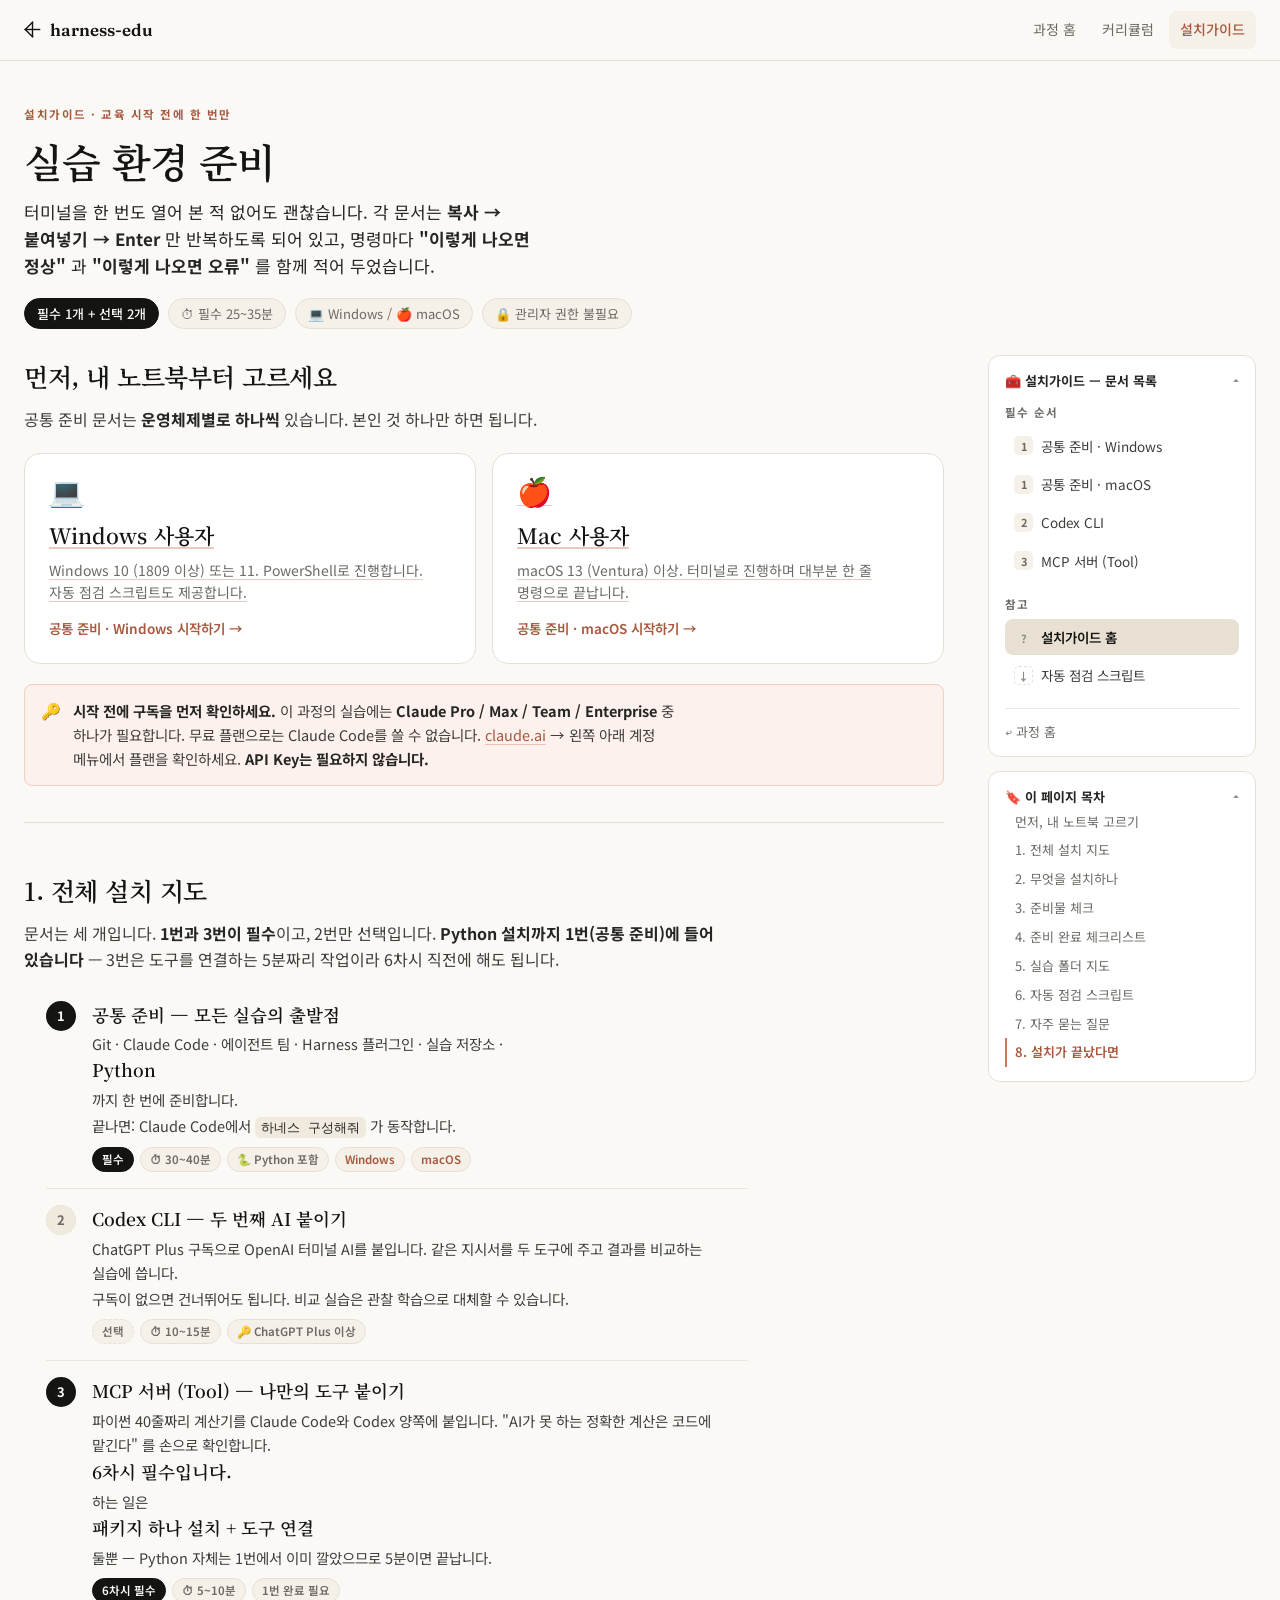
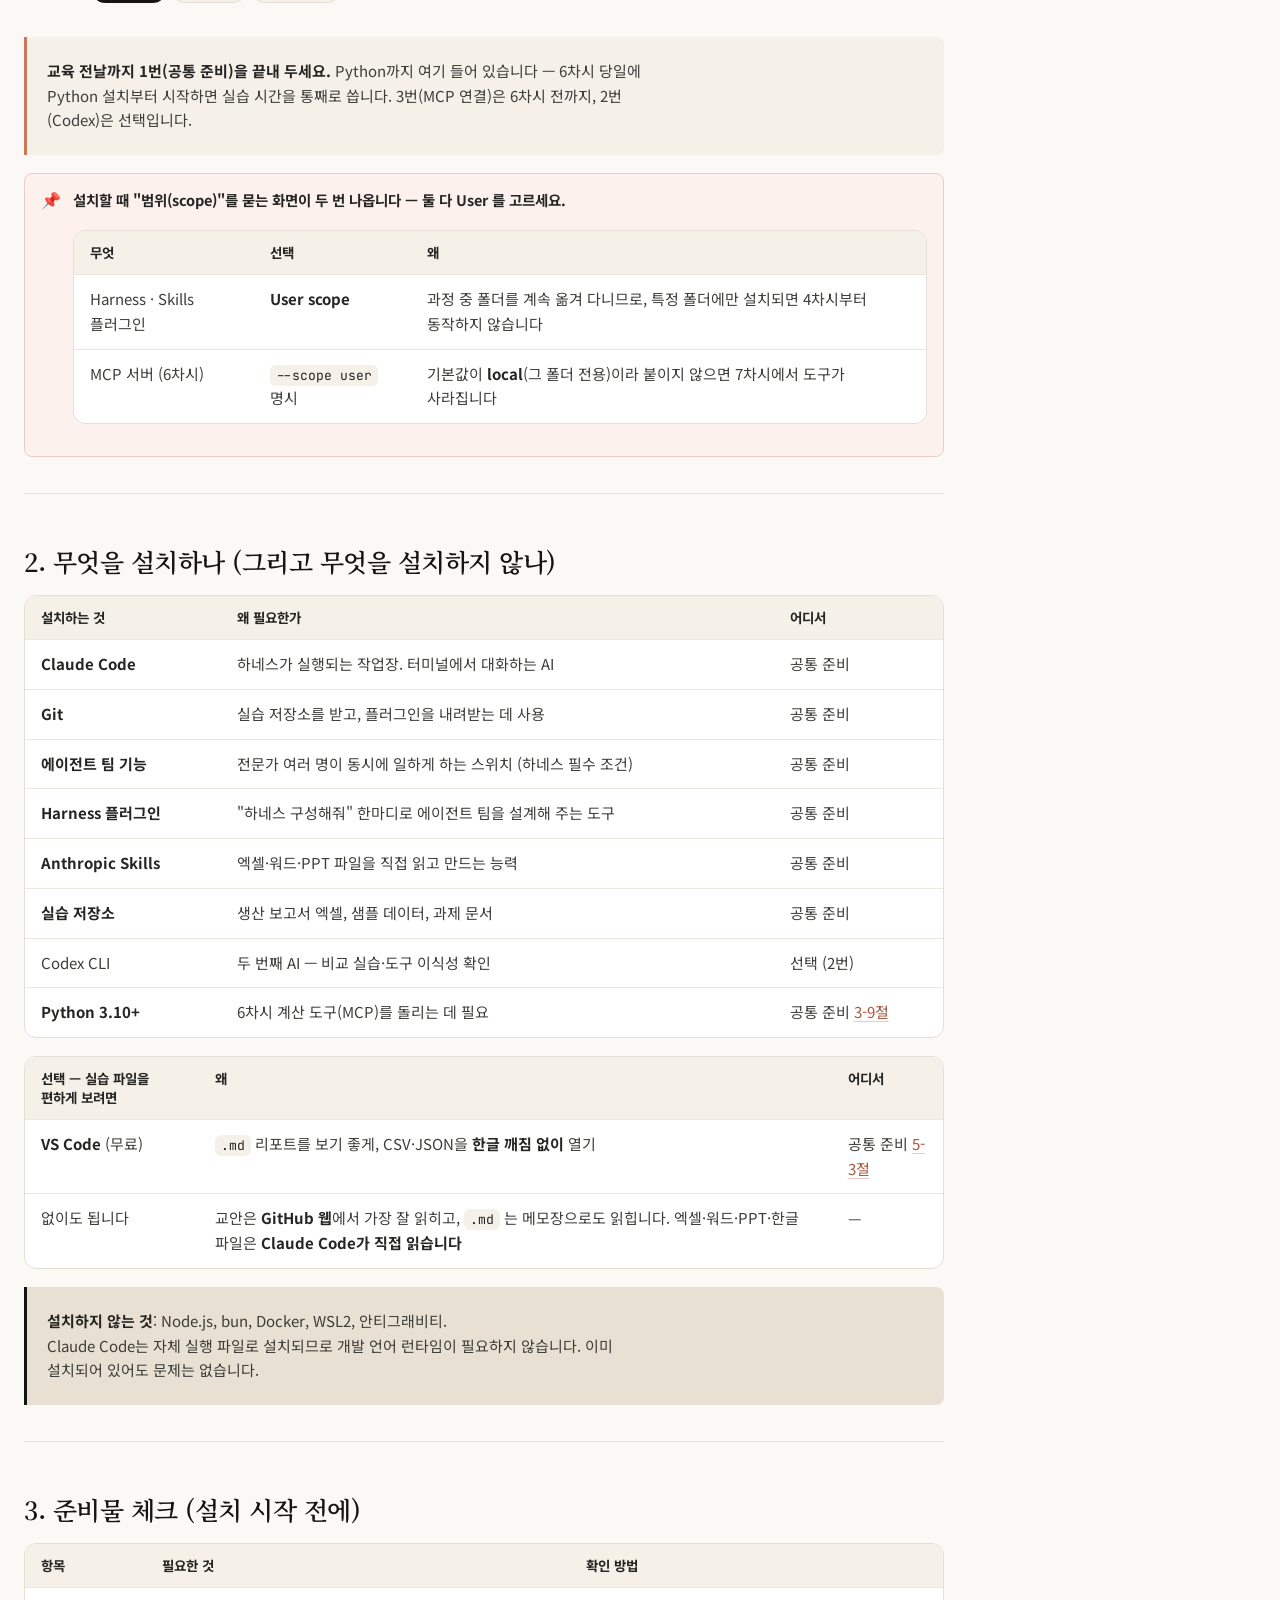
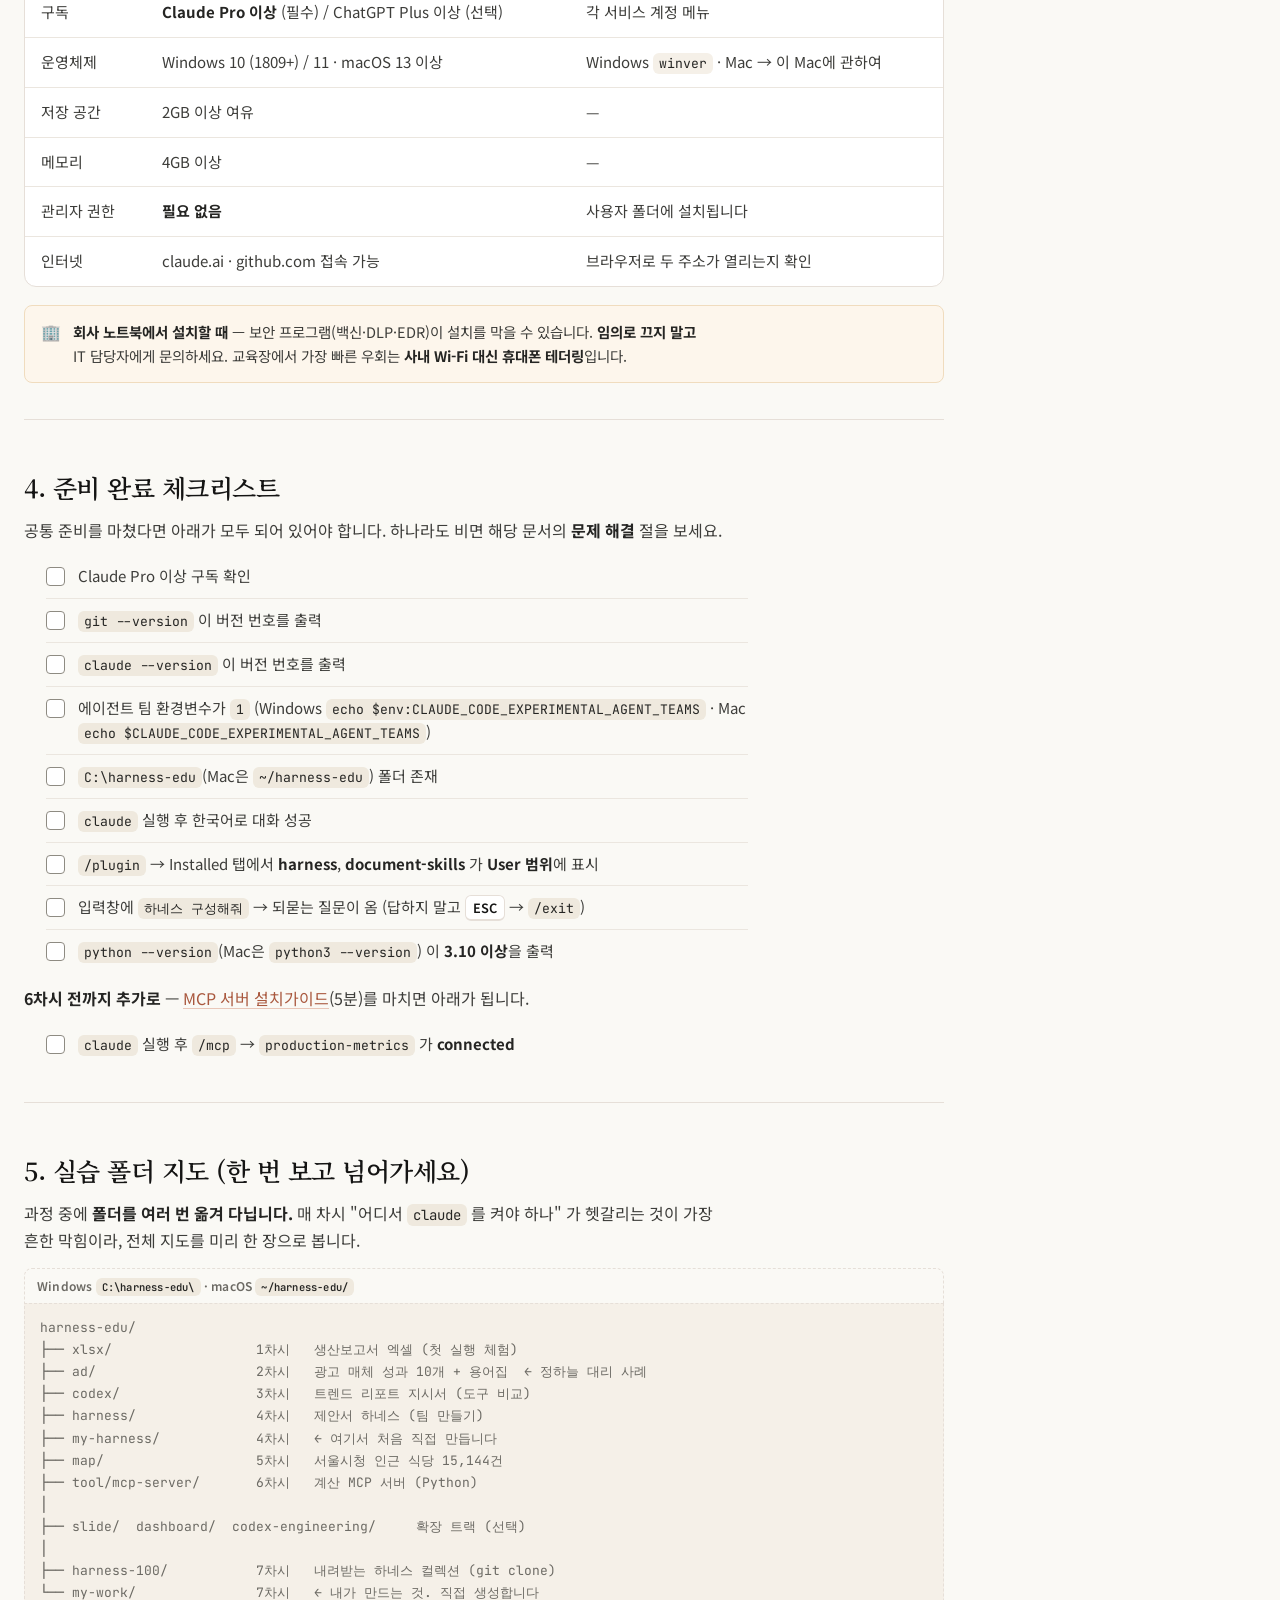
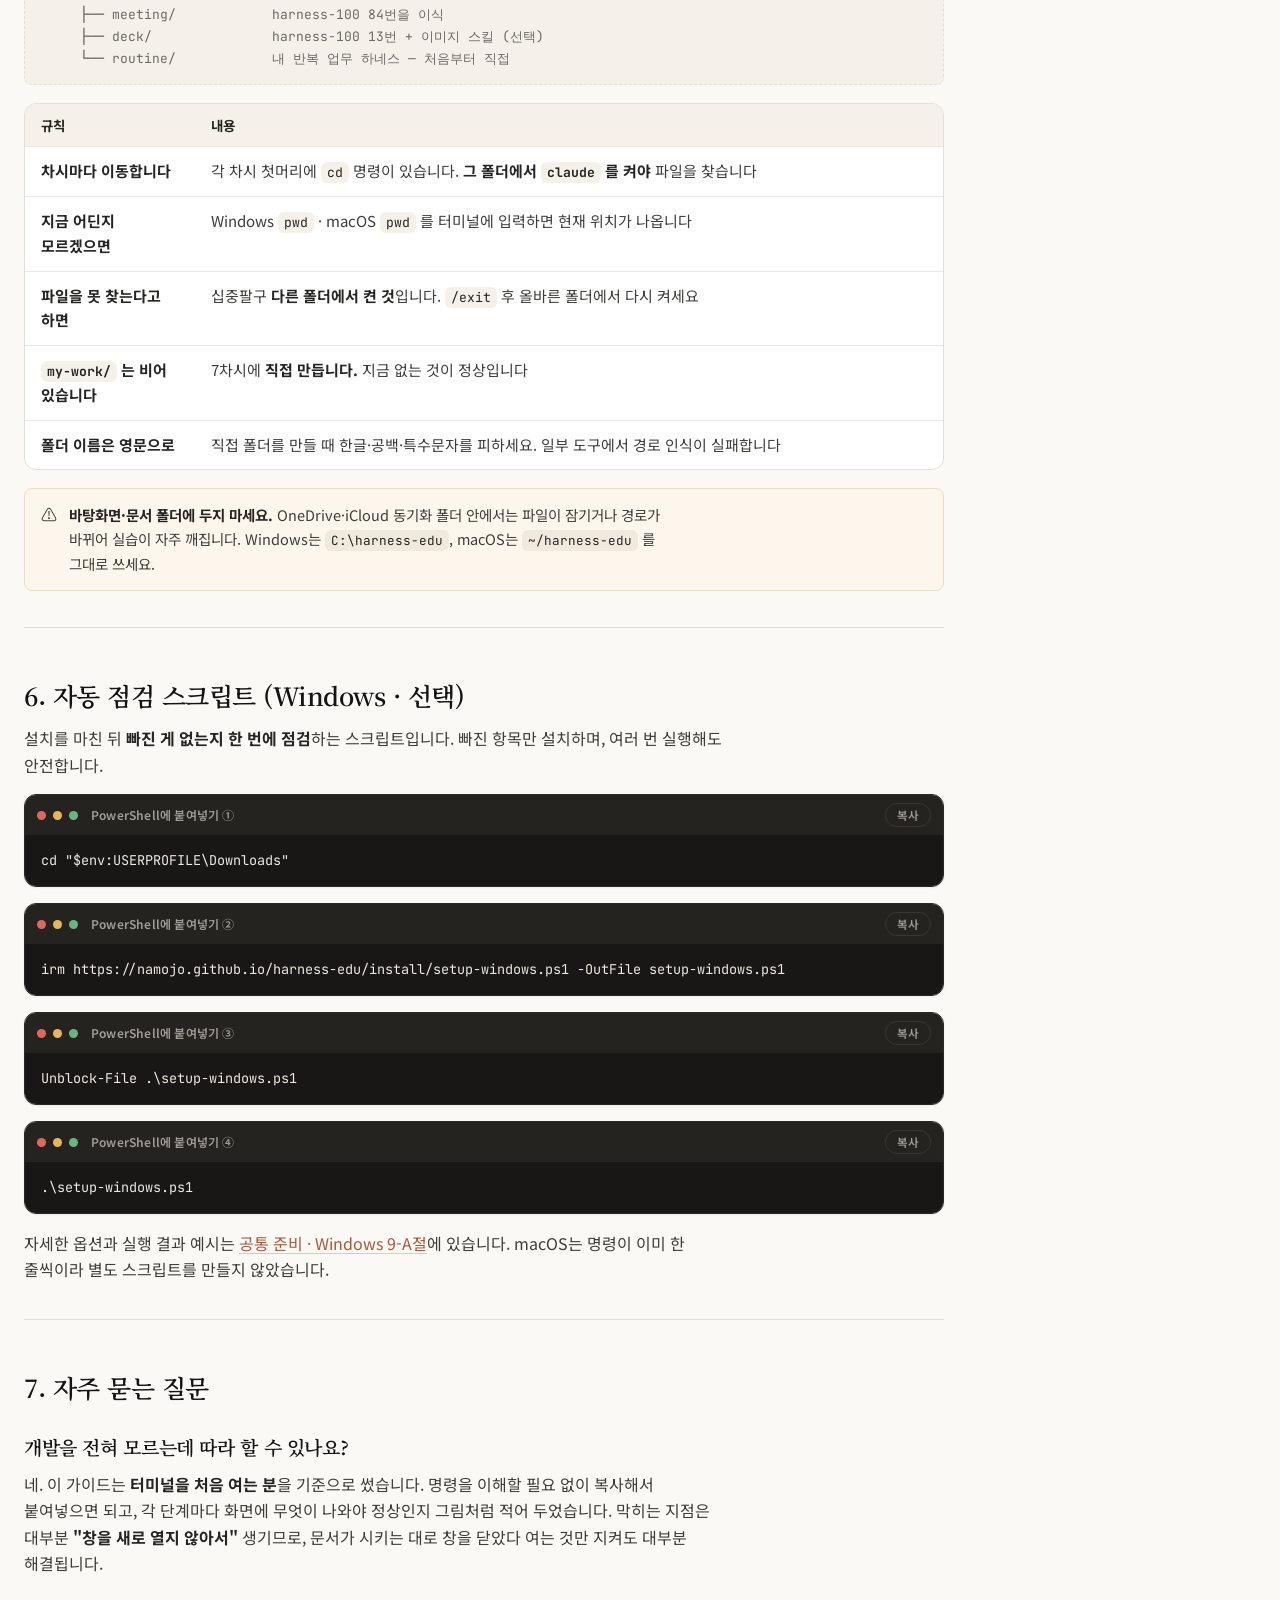
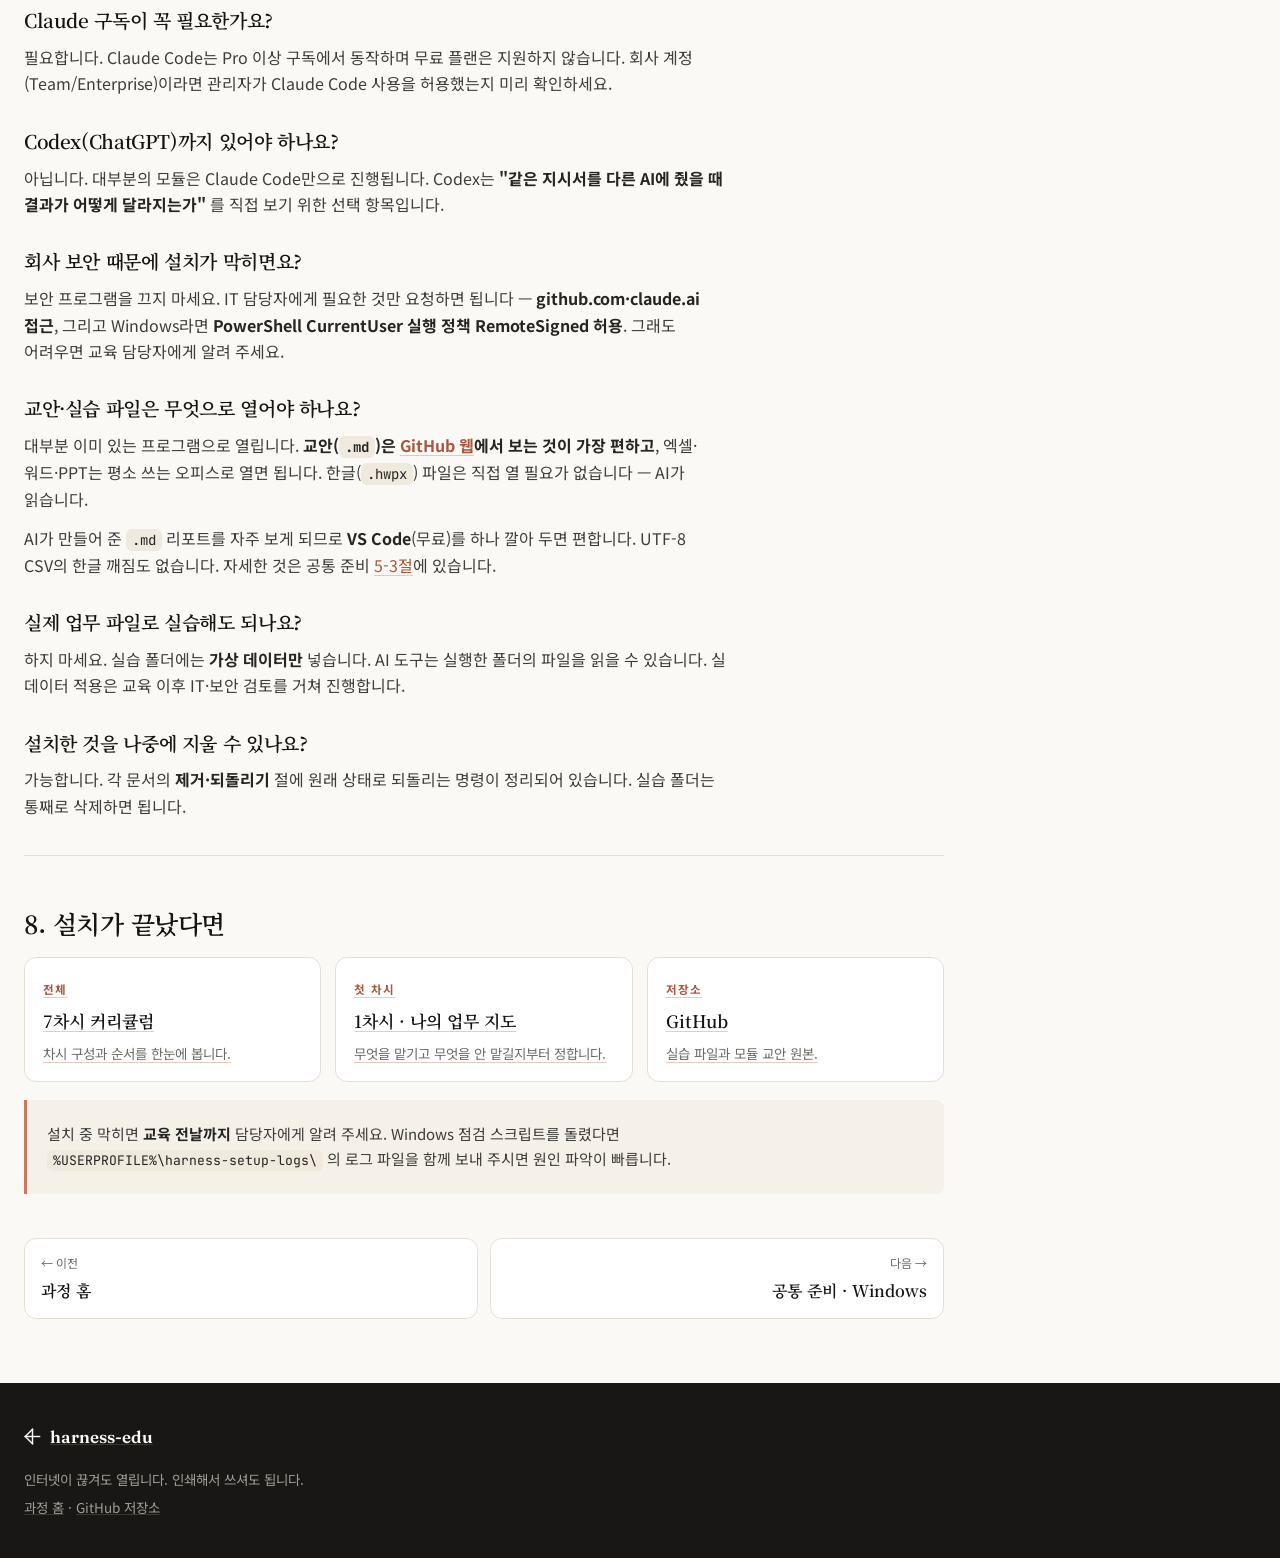
<file: docs/install/index.html>
<!doctype html>
<html lang="ko">
<head>
<meta charset="utf-8">
<meta name="viewport" content="width=device-width, initial-scale=1">
<title>설치가이드 — 실습 환경 준비 · harness-edu</title>
<meta name="description" content="harness-edu 실습 환경 설치가이드 모음. 터미널을 처음 열어 보는 분도 순서대로 따라 하면 30분 안에 준비가 끝납니다.">
<link rel="icon" href="data:image/svg+xml,%3Csvg xmlns='http://www.w3.org/2000/svg' viewBox='0 0 24 24'%3E%3Crect width='24' height='24' fill='%23faf9f5'/%3E%3Cg fill='%23141413'%3E%3Crect x='11' y='1' width='2' height='22'/%3E%3Crect x='1' y='11' width='22' height='2'/%3E%3Crect x='3.8' y='3.8' width='2' height='16.4' transform='rotate(45 12 12)'/%3E%3Crect x='3.8' y='3.8' width='2' height='16.4' transform='rotate(-45 12 12)'/%3E%3C/g%3E%3C/svg%3E">
<link rel="preconnect" href="https://fonts.googleapis.com">
<link rel="preconnect" href="https://fonts.gstatic.com" crossorigin>
<link href="https://fonts.googleapis.com/css2?family=Fraunces:opsz,wght@9..144,400;9..144,600&family=Noto+Sans+KR:wght@400;500;700&family=Noto+Serif+KR:wght@500;600&family=JetBrains+Mono:wght@400;500&display=swap" rel="stylesheet">
<link rel="stylesheet" href="../assets/site.css">
</head>
<body data-page="install-home">
<a class="skip-link" href="#main">본문으로 건너뛰기</a>

<header class="topnav"><div class="wrap">
  <a class="brand" href="../index.html">
    <span class="spike" aria-hidden="true"><svg viewBox="0 0 24 24"><g fill="#141413"><rect x="11" y="1" width="2" height="22"/><rect x="1" y="11" width="22" height="2"/><rect x="3.8" y="3.8" width="2" height="16.4" transform="rotate(45 12 12)"/><rect x="3.8" y="3.8" width="2" height="16.4" transform="rotate(-45 12 12)"/></g></svg></span>
    <span class="brand-full">harness-edu</span>
  </a>
  <nav aria-label="주요 메뉴">
    <a href="../index.html">과정 홈</a>
    <a href="../index.html#curriculum">커리큘럼</a>
    <a href="index.html" aria-current="page">설치가이드</a>
  </nav>
</div></header>

<div class="wrap page-head">
  <div class="eyebrow">설치가이드 · 교육 시작 전에 한 번만</div>
  <h1>실습 환경 준비</h1>
  <p class="sub">터미널을 한 번도 열어 본 적 없어도 괜찮습니다. 각 문서는 <strong>복사 → 붙여넣기 → Enter</strong> 만 반복하도록 되어 있고, 명령마다 <strong>&quot;이렇게 나오면 정상&quot;</strong> 과 <strong>&quot;이렇게 나오면 오류&quot;</strong> 를 함께 적어 두었습니다.</p>
  <div class="meta">
    <span class="badge">필수 1개 + 선택 2개</span>
    <span>⏱ 필수 25~35분</span>
    <span>💻 Windows / 🍎 macOS</span>
    <span>🔒 관리자 권한 불필요</span>
  </div>
</div>

<div class="wrap layout">
  <main id="main" class="main-col">
    <article class="prose">

<h2 id="0-먼저-내-노트북-고르기">먼저, 내 노트북부터 고르세요</h2>

<p>공통 준비 문서는 <strong>운영체제별로 하나씩</strong> 있습니다. 본인 것 하나만 하면 됩니다.</p>

<div class="os-grid">
  <a class="os-card" href="setup-windows.html">
    <span class="os-icon" aria-hidden="true">💻</span>
    <strong>Windows 사용자</strong>
    <p>Windows 10 (1809 이상) 또는 11. PowerShell로 진행합니다. 자동 점검 스크립트도 제공합니다.</p>
    <span class="go">공통 준비 · Windows 시작하기 →</span>
  </a>
  <a class="os-card" href="setup-mac.html">
    <span class="os-icon" aria-hidden="true">🍎</span>
    <strong>Mac 사용자</strong>
    <p>macOS 13 (Ventura) 이상. 터미널로 진행하며 대부분 한 줄 명령으로 끝납니다.</p>
    <span class="go">공통 준비 · macOS 시작하기 →</span>
  </a>
</div>

<section class="callout callout-stop"><span class="callout-icon" aria-hidden="true">🔑</span><div class="callout-body">
<p><strong>시작 전에 구독을 먼저 확인하세요.</strong> 이 과정의 실습에는 <strong>Claude Pro / Max / Team / Enterprise</strong> 중 하나가 필요합니다. 무료 플랜으로는 Claude Code를 쓸 수 없습니다. <a href="https://claude.ai" target="_blank" rel="noopener">claude.ai</a> → 왼쪽 아래 계정 메뉴에서 플랜을 확인하세요. <strong>API Key는 필요하지 않습니다.</strong></p>
</div></section>

<hr>

<h2 id="1-전체-설치-지도">1. 전체 설치 지도</h2>

<p>문서는 세 개입니다. <strong>1번과 3번이 필수</strong>이고, 2번만 선택입니다. <strong>Python 설치까지 1번(공통 준비)에 들어 있습니다</strong> — 3번은 도구를 연결하는 5분짜리 작업이라 6차시 직전에 해도 됩니다.</p>

<ul class="flow">
  <li>
    <span class="num">1</span>
    <div class="body">
      <strong><a href="setup-windows.html">공통 준비</a> — 모든 실습의 출발점</strong>
      <p>Git · Claude Code · 에이전트 팀 · Harness 플러그인 · 실습 저장소 · <strong>Python</strong>까지 한 번에 준비합니다.</p>
      <p class="muted">끝나면: Claude Code에서 <code>하네스 구성해줘</code> 가 동작합니다.</p>
      <div class="tags"><span class="tag req">필수</span><span class="tag">⏱ 30~40분</span><span class="tag">🐍 Python 포함</span><span class="tag"><a href="setup-windows.html">Windows</a></span><span class="tag"><a href="setup-mac.html">macOS</a></span></div>
    </div>
  </li>
  <li>
    <span class="num opt">2</span>
    <div class="body">
      <strong><a href="codex.html">Codex CLI</a> — 두 번째 AI 붙이기</strong>
      <p>ChatGPT Plus 구독으로 OpenAI 터미널 AI를 붙입니다. 같은 지시서를 두 도구에 주고 결과를 비교하는 실습에 씁니다.</p>
      <p class="muted">구독이 없으면 건너뛰어도 됩니다. 비교 실습은 관찰 학습으로 대체할 수 있습니다.</p>
      <div class="tags"><span class="tag opt">선택</span><span class="tag">⏱ 10~15분</span><span class="tag">🔑 ChatGPT Plus 이상</span></div>
    </div>
  </li>
  <li>
    <span class="num">3</span>
    <div class="body">
      <strong><a href="mcp-server.html">MCP 서버 (Tool)</a> — 나만의 도구 붙이기</strong>
      <p>파이썬 40줄짜리 계산기를 Claude Code와 Codex 양쪽에 붙입니다. &quot;AI가 못 하는 정확한 계산은 코드에 맡긴다&quot; 를 손으로 확인합니다.</p>
      <p class="muted"><strong>6차시 필수입니다.</strong> 하는 일은 <strong>패키지 하나 설치 + 도구 연결</strong> 둘뿐 — Python 자체는 1번에서 이미 깔았으므로 5분이면 끝납니다.</p>
      <div class="tags"><span class="tag req">6차시 필수</span><span class="tag">⏱ 5~10분</span><span class="tag">1번 완료 필요</span></div>
    </div>
  </li>
</ul>

<blockquote>
  <p><strong>교육 전날까지 1번(공통 준비)을 끝내 두세요.</strong> Python까지 여기 들어 있습니다 — 6차시 당일에 Python 설치부터 시작하면 실습 시간을 통째로 씁니다. 3번(MCP 연결)은 6차시 전까지, 2번(Codex)은 선택입니다.</p>
</blockquote>

<section class="callout callout-stop"><span class="callout-icon" aria-hidden="true">📌</span><div class="callout-body">
<p><strong>설치할 때 &quot;범위(scope)&quot;를 묻는 화면이 두 번 나옵니다 — 둘 다 <span style="white-space:nowrap">User</span> 를 고르세요.</strong></p>
<div class="table-wrap"><table>
<thead><tr><th style="width:180px">무엇</th><th>선택</th><th>왜</th></tr></thead>
<tbody>
<tr><td>Harness · Skills 플러그인</td><td><strong>User scope</strong></td><td>과정 중 폴더를 계속 옮겨 다니므로, 특정 폴더에만 설치되면 4차시부터 동작하지 않습니다</td></tr>
<tr><td>MCP 서버 (6차시)</td><td><code>--scope user</code> 명시</td><td>기본값이 <strong>local</strong>(그 폴더 전용)이라 붙이지 않으면 7차시에서 도구가 사라집니다</td></tr>
</tbody></table></div>
</div></section>

<hr>

<h2 id="2-무엇을-설치하나">2. 무엇을 설치하나 (그리고 무엇을 설치하지 않나)</h2>

<div class="table-wrap"><table>
<thead><tr><th>설치하는 것</th><th>왜 필요한가</th><th>어디서</th></tr></thead>
<tbody>
<tr><td><strong>Claude Code</strong></td><td>하네스가 실행되는 작업장. 터미널에서 대화하는 AI</td><td>공통 준비</td></tr>
<tr><td><strong>Git</strong></td><td>실습 저장소를 받고, 플러그인을 내려받는 데 사용</td><td>공통 준비</td></tr>
<tr><td><strong>에이전트 팀 기능</strong></td><td>전문가 여러 명이 동시에 일하게 하는 스위치 (하네스 필수 조건)</td><td>공통 준비</td></tr>
<tr><td><strong>Harness 플러그인</strong></td><td>&quot;하네스 구성해줘&quot; 한마디로 에이전트 팀을 설계해 주는 도구</td><td>공통 준비</td></tr>
<tr><td><strong>Anthropic Skills</strong></td><td>엑셀·워드·PPT 파일을 직접 읽고 만드는 능력</td><td>공통 준비</td></tr>
<tr><td><strong>실습 저장소</strong></td><td>생산 보고서 엑셀, 샘플 데이터, 과제 문서</td><td>공통 준비</td></tr>
<tr><td>Codex CLI</td><td>두 번째 AI — 비교 실습·도구 이식성 확인</td><td>선택 (2번)</td></tr>
<tr><td><strong>Python 3.10+</strong></td><td>6차시 계산 도구(MCP)를 돌리는 데 필요</td><td>공통 준비 <a href="setup-windows.html#3-9-python-설치">3-9절</a></td></tr>
</tbody></table></div>

<div class="table-wrap"><table>
<thead><tr><th>선택 — 실습 파일을 편하게 보려면</th><th>왜</th><th>어디서</th></tr></thead>
<tbody>
<tr><td><strong>VS Code</strong> (무료)</td><td><code>.md</code> 리포트를 보기 좋게, CSV·JSON을 <strong>한글 깨짐 없이</strong> 열기</td><td>공통 준비 <a href="setup-windows.html#5-3-실습-파일-여는-방법">5-3절</a></td></tr>
<tr><td>없이도 됩니다</td><td>교안은 <strong>GitHub 웹</strong>에서 가장 잘 읽히고, <code>.md</code> 는 메모장으로도 읽힙니다. 엑셀·워드·PPT·한글 파일은 <strong>Claude Code가 직접 읽습니다</strong></td><td>—</td></tr>
</tbody></table></div>

<blockquote class="rule">
  <p><strong>설치하지 않는 것</strong>: Node.js, bun, Docker, WSL2, 안티그래비티.<br>
  Claude Code는 자체 실행 파일로 설치되므로 개발 언어 런타임이 필요하지 않습니다. 이미 설치되어 있어도 문제는 없습니다.</p>
</blockquote>

<hr>

<h2 id="3-준비물-체크">3. 준비물 체크 (설치 시작 전에)</h2>

<div class="table-wrap"><table>
<thead><tr><th>항목</th><th>필요한 것</th><th>확인 방법</th></tr></thead>
<tbody>
<tr><td>구독</td><td><strong>Claude Pro 이상</strong> (필수) / ChatGPT Plus 이상 (선택)</td><td>각 서비스 계정 메뉴</td></tr>
<tr><td>운영체제</td><td>Windows 10 (1809+) / 11 · macOS 13 이상</td><td>Windows <code>winver</code> · Mac  → 이 Mac에 관하여</td></tr>
<tr><td>저장 공간</td><td>2GB 이상 여유</td><td>—</td></tr>
<tr><td>메모리</td><td>4GB 이상</td><td>—</td></tr>
<tr><td>관리자 권한</td><td><strong>필요 없음</strong></td><td>사용자 폴더에 설치됩니다</td></tr>
<tr><td>인터넷</td><td>claude.ai · github.com 접속 가능</td><td>브라우저로 두 주소가 열리는지 확인</td></tr>
</tbody></table></div>

<section class="callout callout-warn"><span class="callout-icon" aria-hidden="true">🏢</span><div class="callout-body">
<p><strong>회사 노트북에서 설치할 때</strong> — 보안 프로그램(백신·DLP·EDR)이 설치를 막을 수 있습니다. <strong>임의로 끄지 말고</strong> IT 담당자에게 문의하세요. 교육장에서 가장 빠른 우회는 <strong>사내 Wi-Fi 대신 휴대폰 테더링</strong>입니다.</p>
</div></section>

<hr>

<h2 id="4-준비-완료-체크리스트">4. 준비 완료 체크리스트</h2>

<p>공통 준비를 마쳤다면 아래가 모두 되어 있어야 합니다. 하나라도 비면 해당 문서의 <strong>문제 해결</strong> 절을 보세요.</p>

<ul class="checklist">
<li>Claude Pro 이상 구독 확인</li>
<li><code>git --version</code> 이 버전 번호를 출력</li>
<li><code>claude --version</code> 이 버전 번호를 출력</li>
<li>에이전트 팀 환경변수가 <code>1</code> (Windows <code>echo $env:CLAUDE_CODE_EXPERIMENTAL_AGENT_TEAMS</code> · Mac <code>echo $CLAUDE_CODE_EXPERIMENTAL_AGENT_TEAMS</code>)</li>
<li><code>C:\harness-edu</code>(Mac은 <code>~/harness-edu</code>) 폴더 존재</li>
<li><code>claude</code> 실행 후 한국어로 대화 성공</li>
<li><code>/plugin</code> → Installed 탭에서 <strong>harness</strong>, <strong>document-skills</strong> 가 <strong>User 범위</strong>에 표시</li>
<li>입력창에 <code>하네스 구성해줘</code> → 되묻는 질문이 옴 (답하지 말고 <kbd>ESC</kbd> → <code>/exit</code>)</li>
<li><code>python --version</code>(Mac은 <code>python3 --version</code>) 이 <strong>3.10 이상</strong>을 출력</li>
</ul>

<p><strong>6차시 전까지 추가로</strong> — <a href="mcp-server.html">MCP 서버 설치가이드</a>(5분)를 마치면 아래가 됩니다.</p>

<ul class="checklist">
<li><code>claude</code> 실행 후 <code>/mcp</code> → <code>production-metrics</code> 가 <strong>connected</strong></li>
</ul>

<hr>

<h2 id="5-실습-폴더-지도">5. 실습 폴더 지도 (한 번 보고 넘어가세요)</h2>

<p>과정 중에 <strong>폴더를 여러 번 옮겨 다닙니다.</strong> 매 차시 &quot;어디서 <code>claude</code> 를 켜야 하나&quot; 가 헷갈리는 것이 가장 흔한 막힘이라, 전체 지도를 미리 한 장으로 봅니다.</p>

<div class="code-card is-out"><div class="code-bar"><span class="code-label">Windows <code>C:\harness-edu\</code> · macOS <code>~/harness-edu/</code></span></div><pre>harness-edu/
├── xlsx/                  1차시   생산보고서 엑셀 (첫 실행 체험)
├── ad/                    2차시   광고 매체 성과 10개 + 용어집  ← 정하늘 대리 사례
├── codex/                 3차시   트렌드 리포트 지시서 (도구 비교)
├── harness/               4차시   제안서 하네스 (팀 만들기)
├── my-harness/            4차시   ← 여기서 처음 직접 만듭니다
├── map/                   5차시   서울시청 인근 식당 15,144건
├── tool/mcp-server/       6차시   계산 MCP 서버 (Python)
│
├── slide/  dashboard/  codex-engineering/     확장 트랙 (선택)
│
├── harness-100/           7차시   내려받는 하네스 컬렉션 (git clone)
└── my-work/               7차시   ← 내가 만드는 것. 직접 생성합니다
     ├── meeting/            harness-100 84번을 이식
     ├── deck/               harness-100 13번 + 이미지 스킬 (선택)
     └── routine/            내 반복 업무 하네스 — 처음부터 직접</pre></div>

<div class="table-wrap"><table>
<thead><tr><th style="width:170px">규칙</th><th>내용</th></tr></thead>
<tbody>
<tr><td><strong>차시마다 이동합니다</strong></td><td>각 차시 첫머리에 <code>cd</code> 명령이 있습니다. <strong>그 폴더에서 <code>claude</code> 를 켜야</strong> 파일을 찾습니다</td></tr>
<tr><td><strong>지금 어딘지 모르겠으면</strong></td><td>Windows <code>pwd</code> · macOS <code>pwd</code> 를 터미널에 입력하면 현재 위치가 나옵니다</td></tr>
<tr><td><strong>파일을 못 찾는다고 하면</strong></td><td>십중팔구 <strong>다른 폴더에서 켠 것</strong>입니다. <code>/exit</code> 후 올바른 폴더에서 다시 켜세요</td></tr>
<tr><td><strong><code>my-work/</code> 는 비어 있습니다</strong></td><td>7차시에 <strong>직접 만듭니다.</strong> 지금 없는 것이 정상입니다</td></tr>
<tr><td><strong>폴더 이름은 영문으로</strong></td><td>직접 폴더를 만들 때 한글·공백·특수문자를 피하세요. 일부 도구에서 경로 인식이 실패합니다</td></tr>
</tbody></table></div>

<section class="callout callout-warn"><span class="callout-icon" aria-hidden="true">⚠️</span><div class="callout-body"><p><strong>바탕화면·문서 폴더에 두지 마세요.</strong> OneDrive·iCloud 동기화 폴더 안에서는 파일이 잠기거나 경로가 바뀌어 실습이 자주 깨집니다. Windows는 <code>C:\harness-edu</code>, macOS는 <code>~/harness-edu</code> 를 그대로 쓰세요.</p></div></section>

<hr>

<h2 id="6-자동-점검-스크립트">6. 자동 점검 스크립트 (Windows · 선택)</h2>

<p>설치를 마친 뒤 <strong>빠진 게 없는지 한 번에 점검</strong>하는 스크립트입니다. 빠진 항목만 설치하며, 여러 번 실행해도 안전합니다.</p>

<div class="code-card is-term"><div class="terminal"><div class="terminal-bar"><i></i><i></i><i></i><span>PowerShell에 붙여넣기 ①</span><button type="button" class="copy-btn" data-copy>복사</button></div><div class="terminal-body"><pre>cd "$env:USERPROFILE\Downloads"</pre></div></div></div>
<div class="code-card is-term"><div class="terminal"><div class="terminal-bar"><i></i><i></i><i></i><span>PowerShell에 붙여넣기 ②</span><button type="button" class="copy-btn" data-copy>복사</button></div><div class="terminal-body"><pre>irm https://namojo.github.io/harness-edu/install/setup-windows.ps1 -OutFile setup-windows.ps1</pre></div></div></div>
<div class="code-card is-term"><div class="terminal"><div class="terminal-bar"><i></i><i></i><i></i><span>PowerShell에 붙여넣기 ③</span><button type="button" class="copy-btn" data-copy>복사</button></div><div class="terminal-body"><pre>Unblock-File .\setup-windows.ps1</pre></div></div></div>
<div class="code-card is-term"><div class="terminal"><div class="terminal-bar"><i></i><i></i><i></i><span>PowerShell에 붙여넣기 ④</span><button type="button" class="copy-btn" data-copy>복사</button></div><div class="terminal-body"><pre>.\setup-windows.ps1</pre></div></div></div>

<p>자세한 옵션과 실행 결과 예시는 <a href="setup-windows.html#9-a-자동-점검-스크립트">공통 준비 · Windows 9-A절</a>에 있습니다. macOS는 명령이 이미 한 줄씩이라 별도 스크립트를 만들지 않았습니다.</p>

<hr>

<h2 id="7-자주-묻는-질문">7. 자주 묻는 질문</h2>

<h3 id="faq-1">개발을 전혀 모르는데 따라 할 수 있나요?</h3>
<p>네. 이 가이드는 <strong>터미널을 처음 여는 분</strong>을 기준으로 썼습니다. 명령을 이해할 필요 없이 복사해서 붙여넣으면 되고, 각 단계마다 화면에 무엇이 나와야 정상인지 그림처럼 적어 두었습니다. 막히는 지점은 대부분 <strong>&quot;창을 새로 열지 않아서&quot;</strong> 생기므로, 문서가 시키는 대로 창을 닫았다 여는 것만 지켜도 대부분 해결됩니다.</p>

<h3 id="faq-2">Claude 구독이 꼭 필요한가요?</h3>
<p>필요합니다. Claude Code는 Pro 이상 구독에서 동작하며 무료 플랜은 지원하지 않습니다. 회사 계정(Team/Enterprise)이라면 관리자가 Claude Code 사용을 허용했는지 미리 확인하세요.</p>

<h3 id="faq-3">Codex(ChatGPT)까지 있어야 하나요?</h3>
<p>아닙니다. 대부분의 모듈은 Claude Code만으로 진행됩니다. Codex는 <strong>&quot;같은 지시서를 다른 AI에 줬을 때 결과가 어떻게 달라지는가&quot;</strong> 를 직접 보기 위한 선택 항목입니다.</p>

<h3 id="faq-4">회사 보안 때문에 설치가 막히면요?</h3>
<p>보안 프로그램을 끄지 마세요. IT 담당자에게 필요한 것만 요청하면 됩니다 — <strong>github.com·claude.ai 접근</strong>, 그리고 Windows라면 <strong>PowerShell CurrentUser 실행 정책 RemoteSigned 허용</strong>. 그래도 어려우면 교육 담당자에게 알려 주세요.</p>

<h3 id="faq-45">교안·실습 파일은 무엇으로 열어야 하나요?</h3>
<p>대부분 이미 있는 프로그램으로 열립니다. <strong>교안(<code>.md</code>)은 <a href="https://github.com/namojo/harness-edu" target="_blank" rel="noopener">GitHub 웹</a>에서 보는 것이 가장 편하고</strong>, 엑셀·워드·PPT는 평소 쓰는 오피스로 열면 됩니다. 한글(<code>.hwpx</code>) 파일은 직접 열 필요가 없습니다 — AI가 읽습니다.</p>
<p>AI가 만들어 준 <code>.md</code> 리포트를 자주 보게 되므로 <strong>VS Code</strong>(무료)를 하나 깔아 두면 편합니다. UTF-8 CSV의 한글 깨짐도 없습니다. 자세한 것은 공통 준비 <a href="setup-windows.html#5-3-실습-파일-여는-방법">5-3절</a>에 있습니다.</p>

<h3 id="faq-5">실제 업무 파일로 실습해도 되나요?</h3>
<p>하지 마세요. 실습 폴더에는 <strong>가상 데이터만</strong> 넣습니다. AI 도구는 실행한 폴더의 파일을 읽을 수 있습니다. 실 데이터 적용은 교육 이후 IT·보안 검토를 거쳐 진행합니다.</p>

<h3 id="faq-6">설치한 것을 나중에 지울 수 있나요?</h3>
<p>가능합니다. 각 문서의 <strong>제거·되돌리기</strong> 절에 원래 상태로 되돌리는 명령이 정리되어 있습니다. 실습 폴더는 통째로 삭제하면 됩니다.</p>

<hr>

<h2 id="8-설치가-끝났다면">8. 설치가 끝났다면</h2>

<div class="next-grid">
  <a class="next-card" href="../index.html#curriculum"><span class="k">전체</span><strong>7차시 커리큘럼</strong><span>차시 구성과 순서를 한눈에 봅니다.</span></a>
  <a class="next-card" href="../chapters/ch1.html"><span class="k">첫 차시</span><strong>1차시 · 나의 업무 지도</strong><span>무엇을 맡기고 무엇을 안 맡길지부터 정합니다.</span></a>
  <a class="next-card" href="https://github.com/namojo/harness-edu" target="_blank" rel="noopener"><span class="k">저장소</span><strong>GitHub</strong><span>실습 파일과 모듈 교안 원본.</span></a>
</div>

<blockquote>
  <p>설치 중 막히면 <strong>교육 전날까지</strong> 담당자에게 알려 주세요. Windows 점검 스크립트를 돌렸다면 <code>%USERPROFILE%\harness-setup-logs\</code> 의 로그 파일을 함께 보내 주시면 원인 파악이 빠릅니다.</p>
</blockquote>

    </article>

<nav class="pager" aria-label="페이지 이동">
  <a class="pager-prev" href="../index.html"><span class="dir">← 이전</span><strong>과정 홈</strong></a>
  <a class="pager-next" href="setup-windows.html"><span class="dir">다음 →</span><strong>공통 준비 · Windows</strong></a>
</nav>
  </main>

  <aside class="side" aria-label="설치가이드 내비게이션">
    <details class="side-box" open>
      <summary>🧰 설치가이드 — 문서 목록</summary>
      <h4>필수 순서</h4>
      <div class="map-group">
        <a class="map-link" href="setup-windows.html"><b>1</b>공통 준비 · Windows</a>
        <a class="map-link" href="setup-mac.html"><b>1</b>공통 준비 · macOS</a>
        <a class="map-link" href="codex.html"><b>2</b>Codex CLI</a>
        <a class="map-link" href="mcp-server.html"><b>3</b>MCP 서버 (Tool)</a>
      </div>
      <h4 class="mt">참고</h4>
      <div class="map-group">
        <a class="map-link opt on" href="index.html"><b>?</b>설치가이드 홈</a>
        <a class="map-link opt" href="setup-windows.ps1"><b>↓</b>자동 점검 스크립트</a>
      </div>
      <a class="map-home" href="../index.html">↩ 과정 홈</a>
    </details>
    <details class="side-box side-toc" open>
      <summary>🔖 이 페이지 목차</summary>
      <h4>이 페이지 목차</h4>
      <ul class="toc-list">
        <li><a href="#0-먼저-내-노트북-고르기">먼저, 내 노트북 고르기</a></li>
        <li><a href="#1-전체-설치-지도">1. 전체 설치 지도</a></li>
        <li><a href="#2-무엇을-설치하나">2. 무엇을 설치하나</a></li>
        <li><a href="#3-준비물-체크">3. 준비물 체크</a></li>
        <li><a href="#4-준비-완료-체크리스트">4. 준비 완료 체크리스트</a></li>
        <li><a href="#5-실습-폴더-지도">5. 실습 폴더 지도</a></li>
        <li><a href="#6-자동-점검-스크립트">6. 자동 점검 스크립트</a></li>
        <li><a href="#7-자주-묻는-질문">7. 자주 묻는 질문</a></li>
        <li><a href="#8-설치가-끝났다면">8. 설치가 끝났다면</a></li>
      </ul>
    </details>
  </aside>
</div>

<footer><div class="wrap">
  <a class="brand" href="../index.html">
    <span class="spike" aria-hidden="true"><svg viewBox="0 0 24 24"><g fill="#faf9f5"><rect x="11" y="1" width="2" height="22"/><rect x="1" y="11" width="22" height="2"/><rect x="3.8" y="3.8" width="2" height="16.4" transform="rotate(45 12 12)"/><rect x="3.8" y="3.8" width="2" height="16.4" transform="rotate(-45 12 12)"/></g></svg></span>
    harness-edu
  </a>
  <p>인터넷이 끊겨도 열립니다. 인쇄해서 쓰셔도 됩니다.</p>
  <p><a href="../index.html">과정 홈</a> · <a href="https://github.com/namojo/harness-edu" target="_blank" rel="noopener">GitHub 저장소</a></p>
</div></footer>

<script src="../assets/site.js"></script>
</body>
</html>
</file>
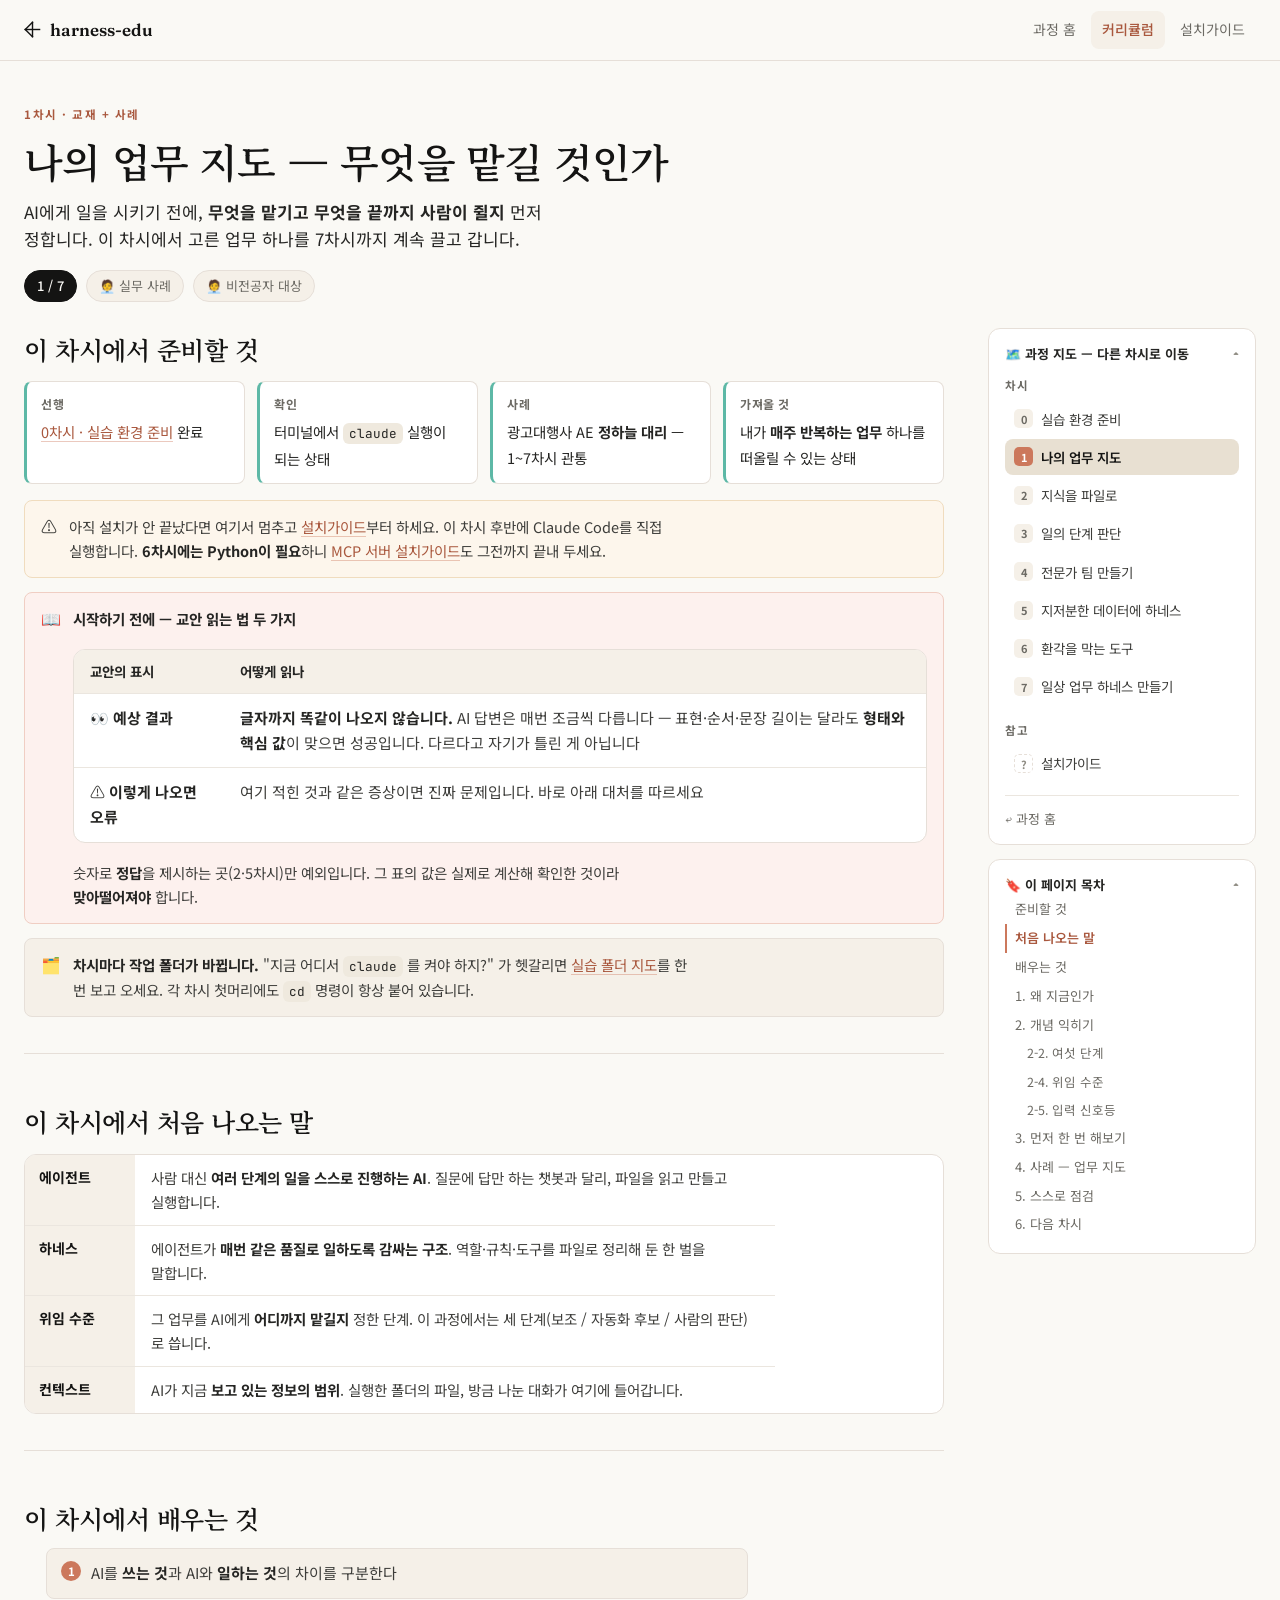
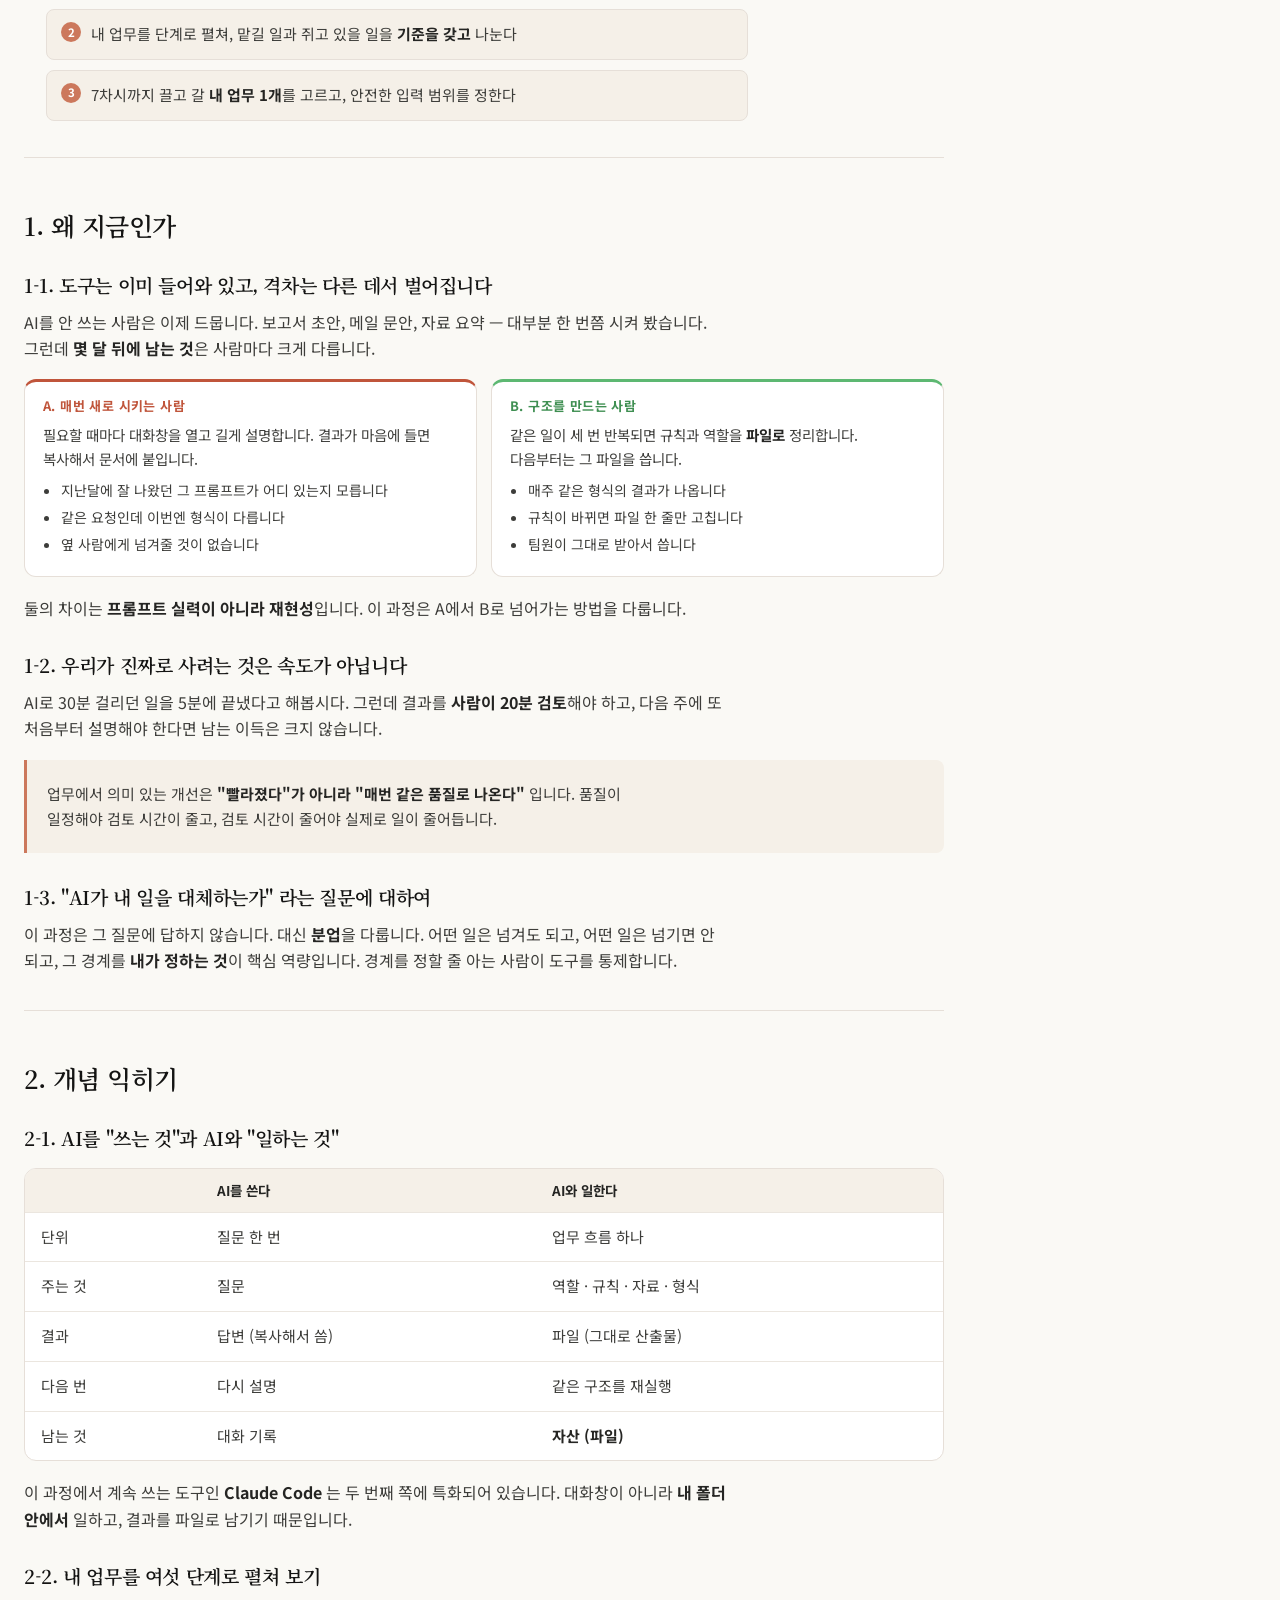
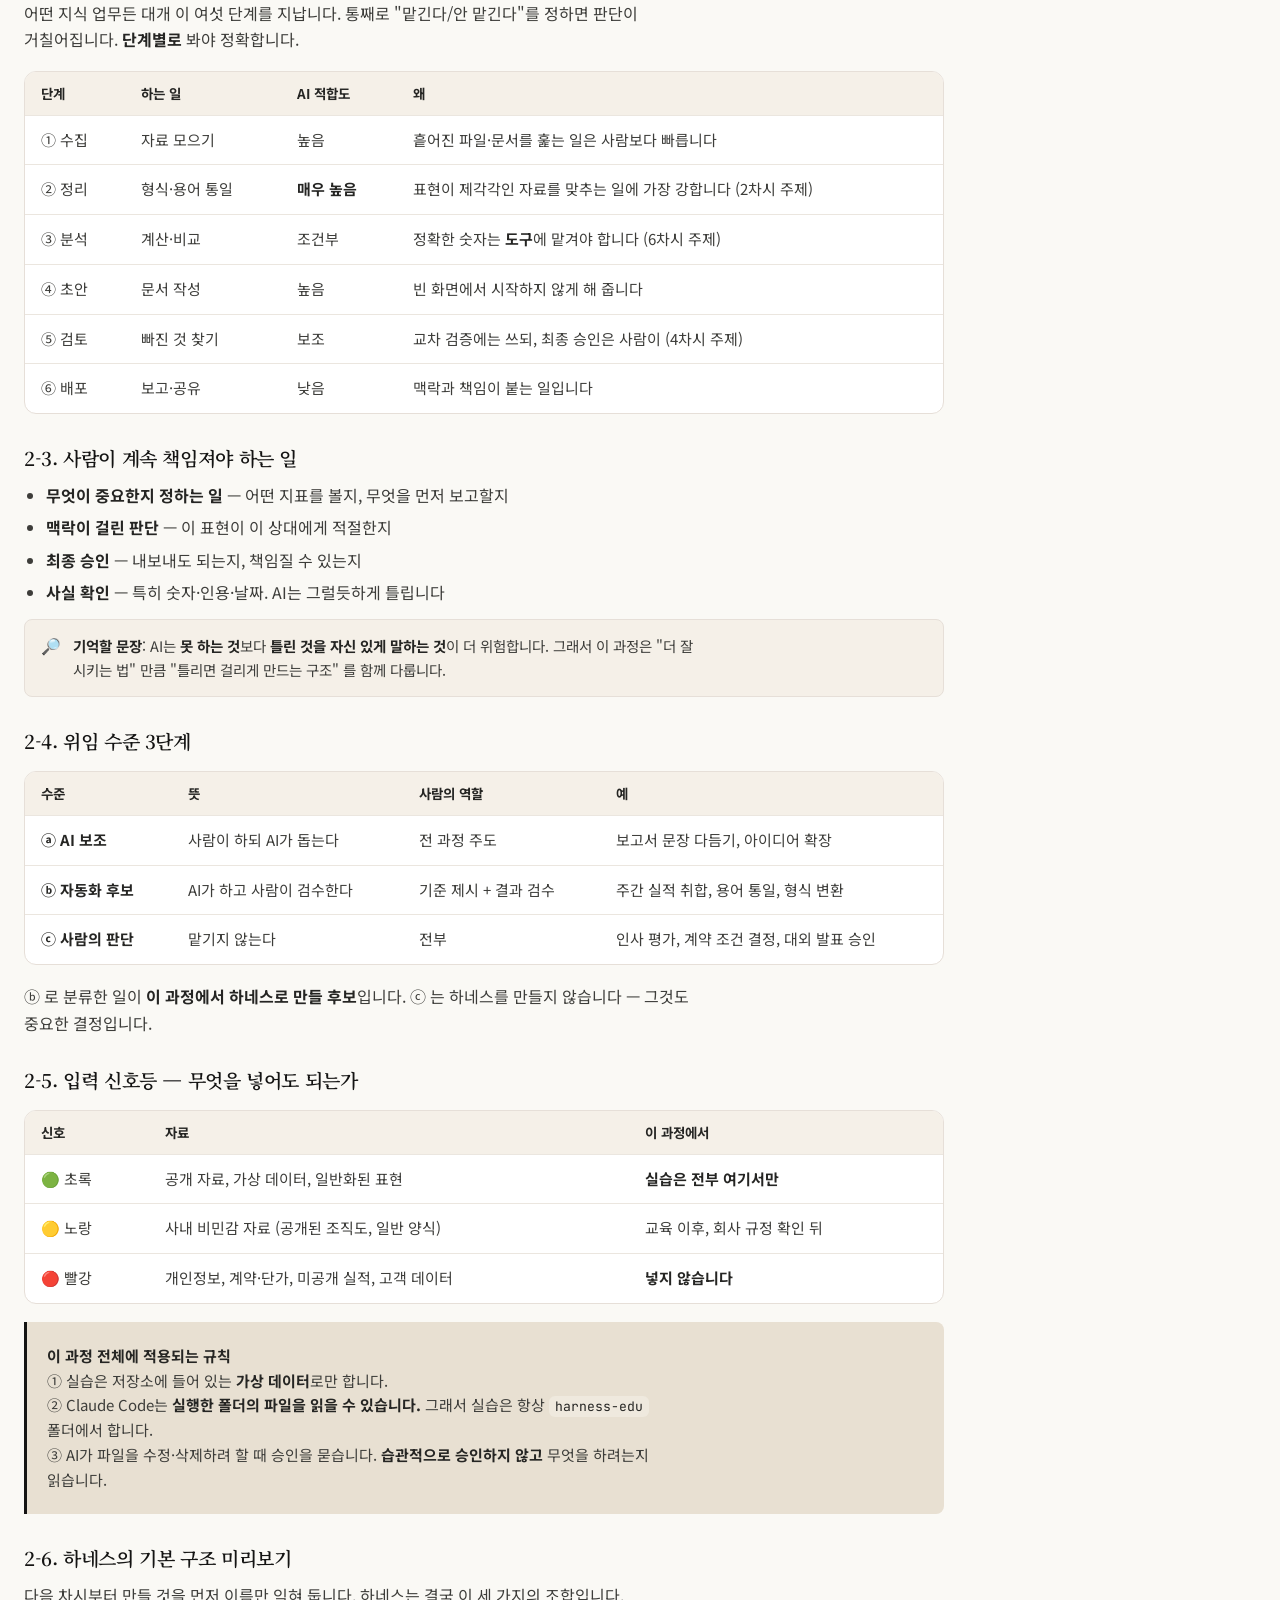
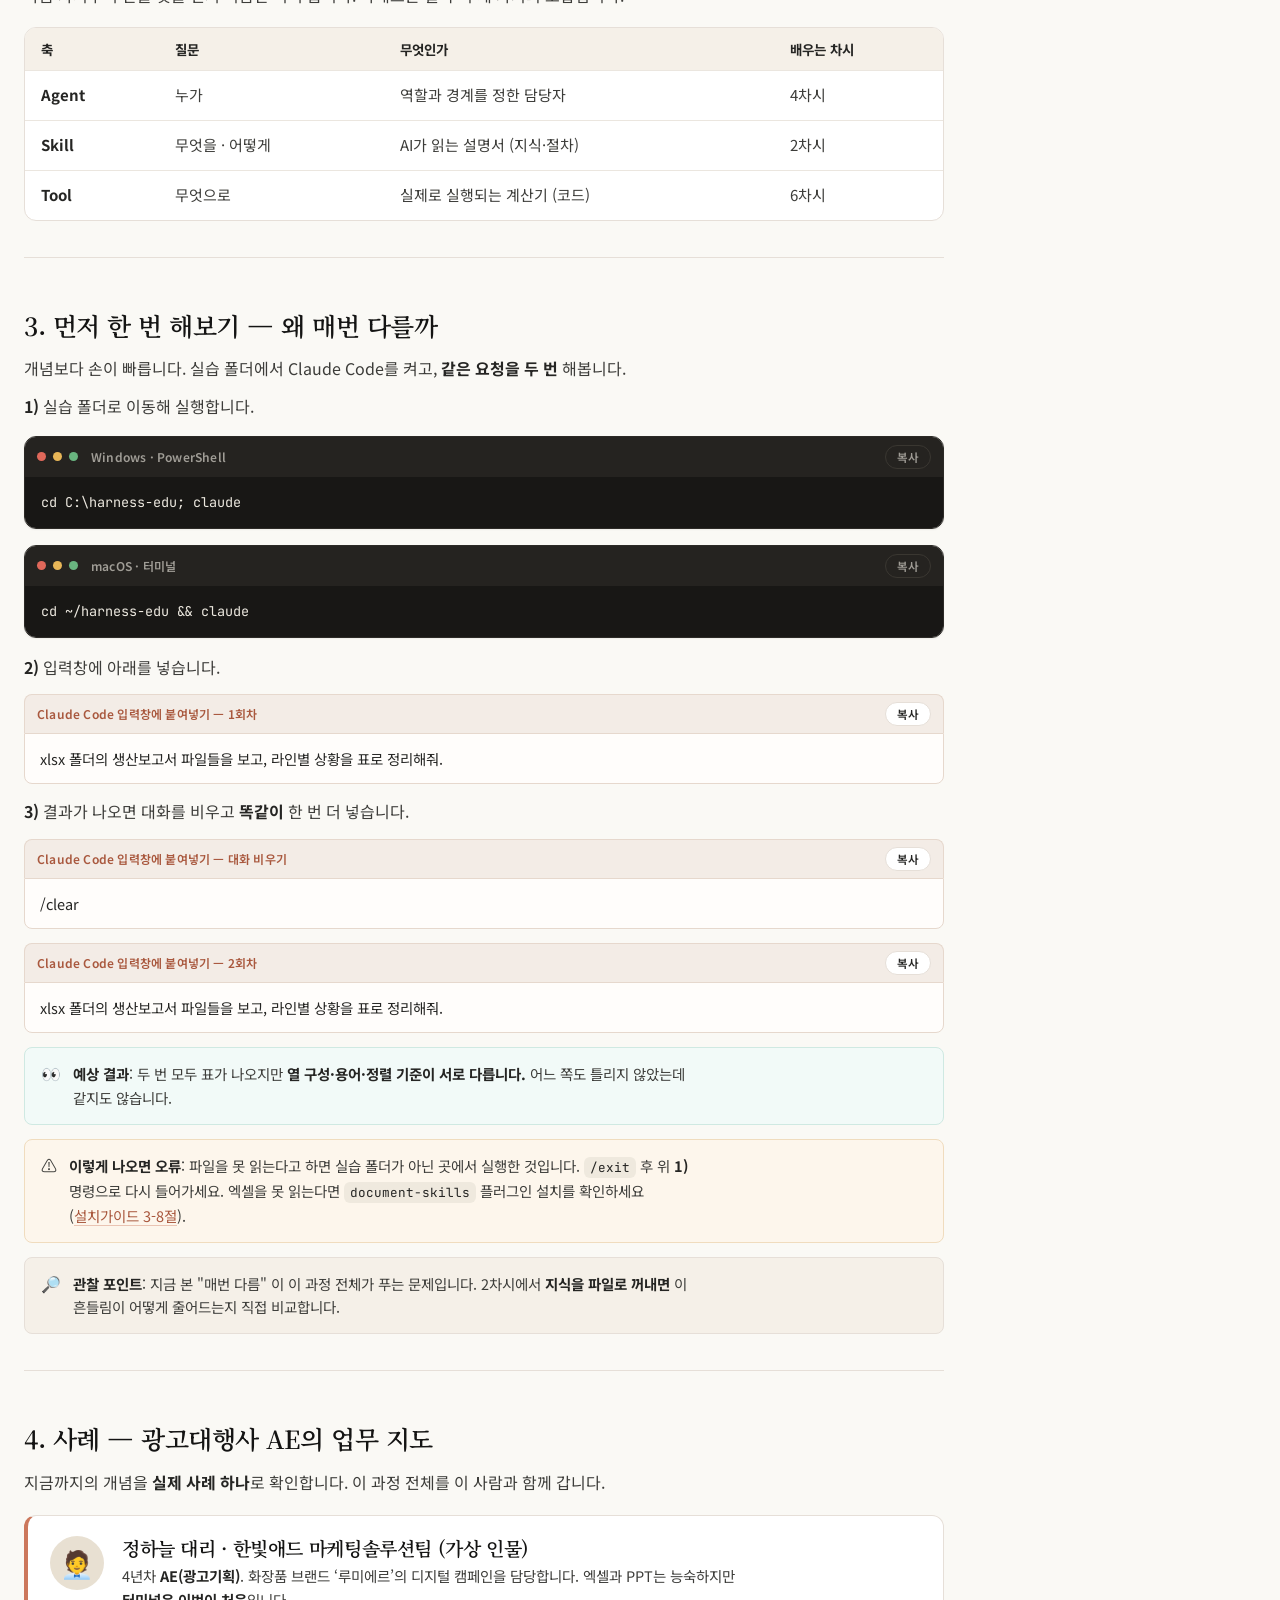
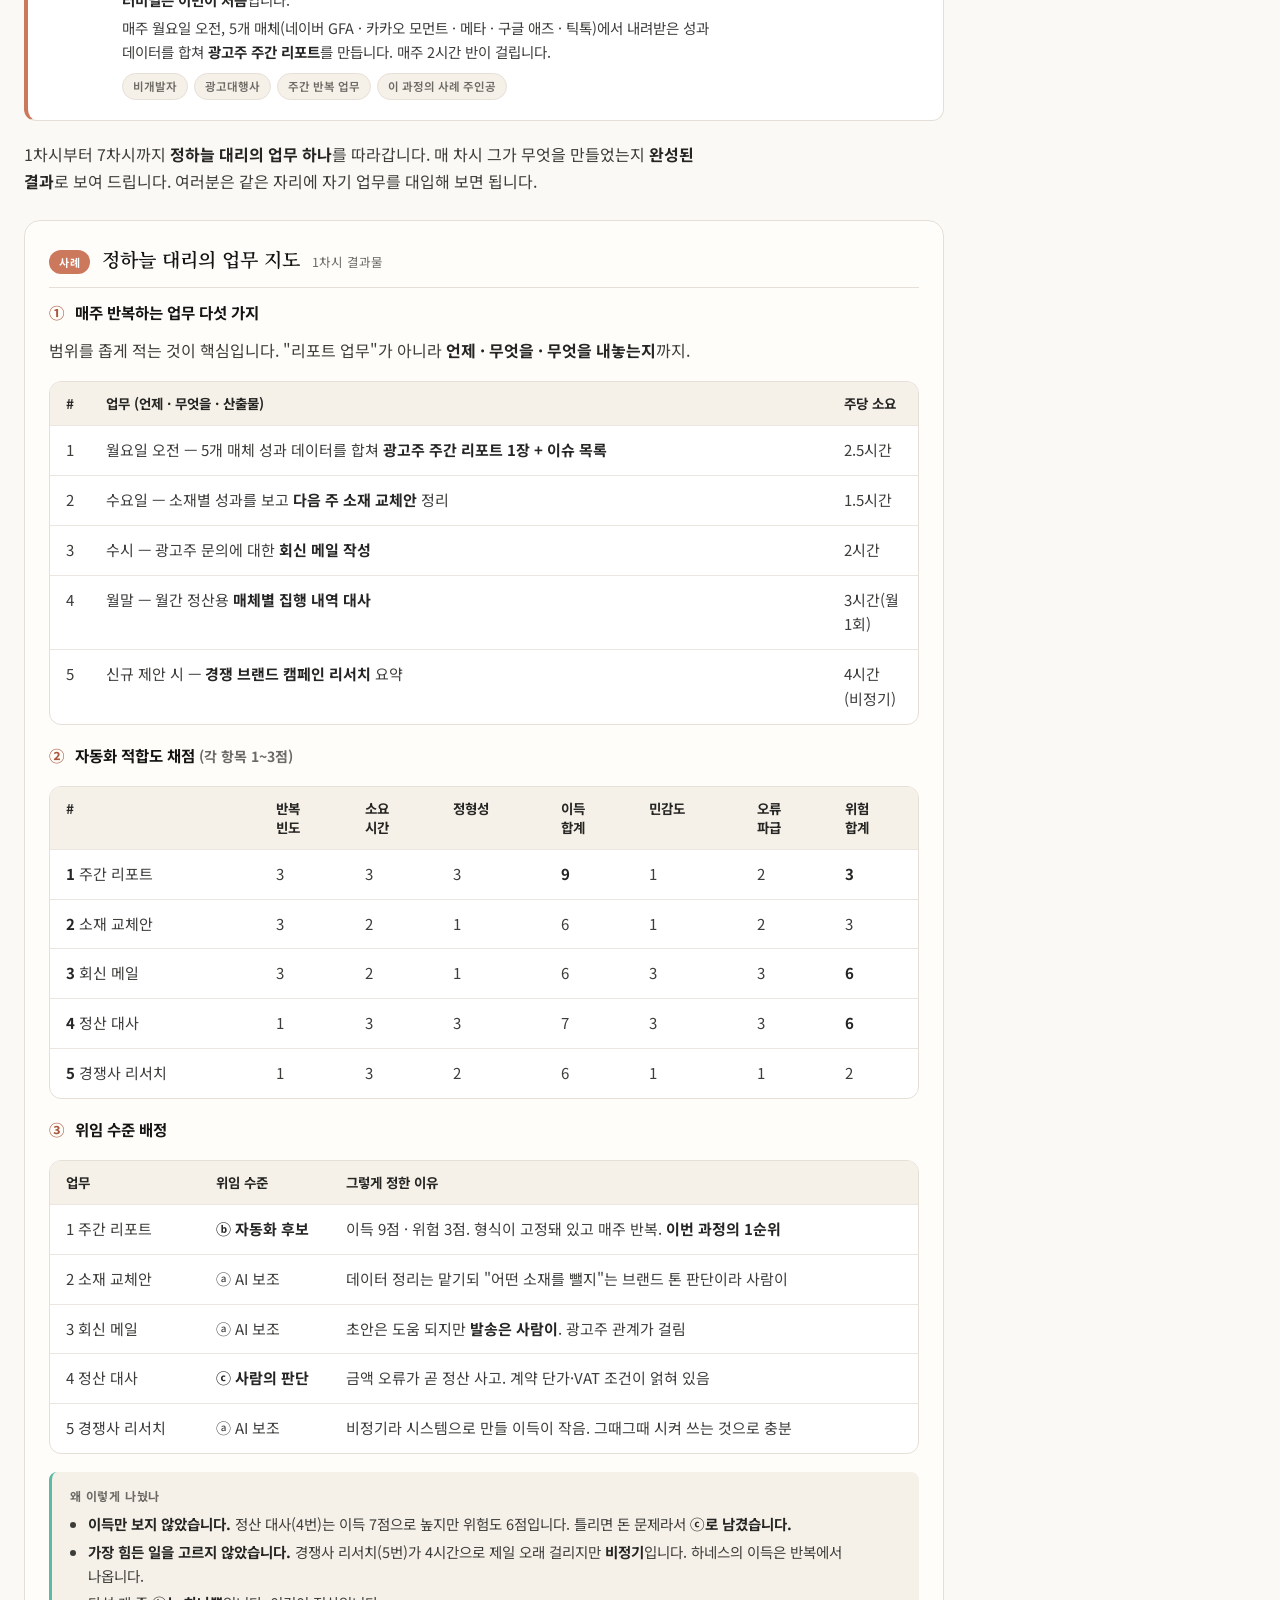
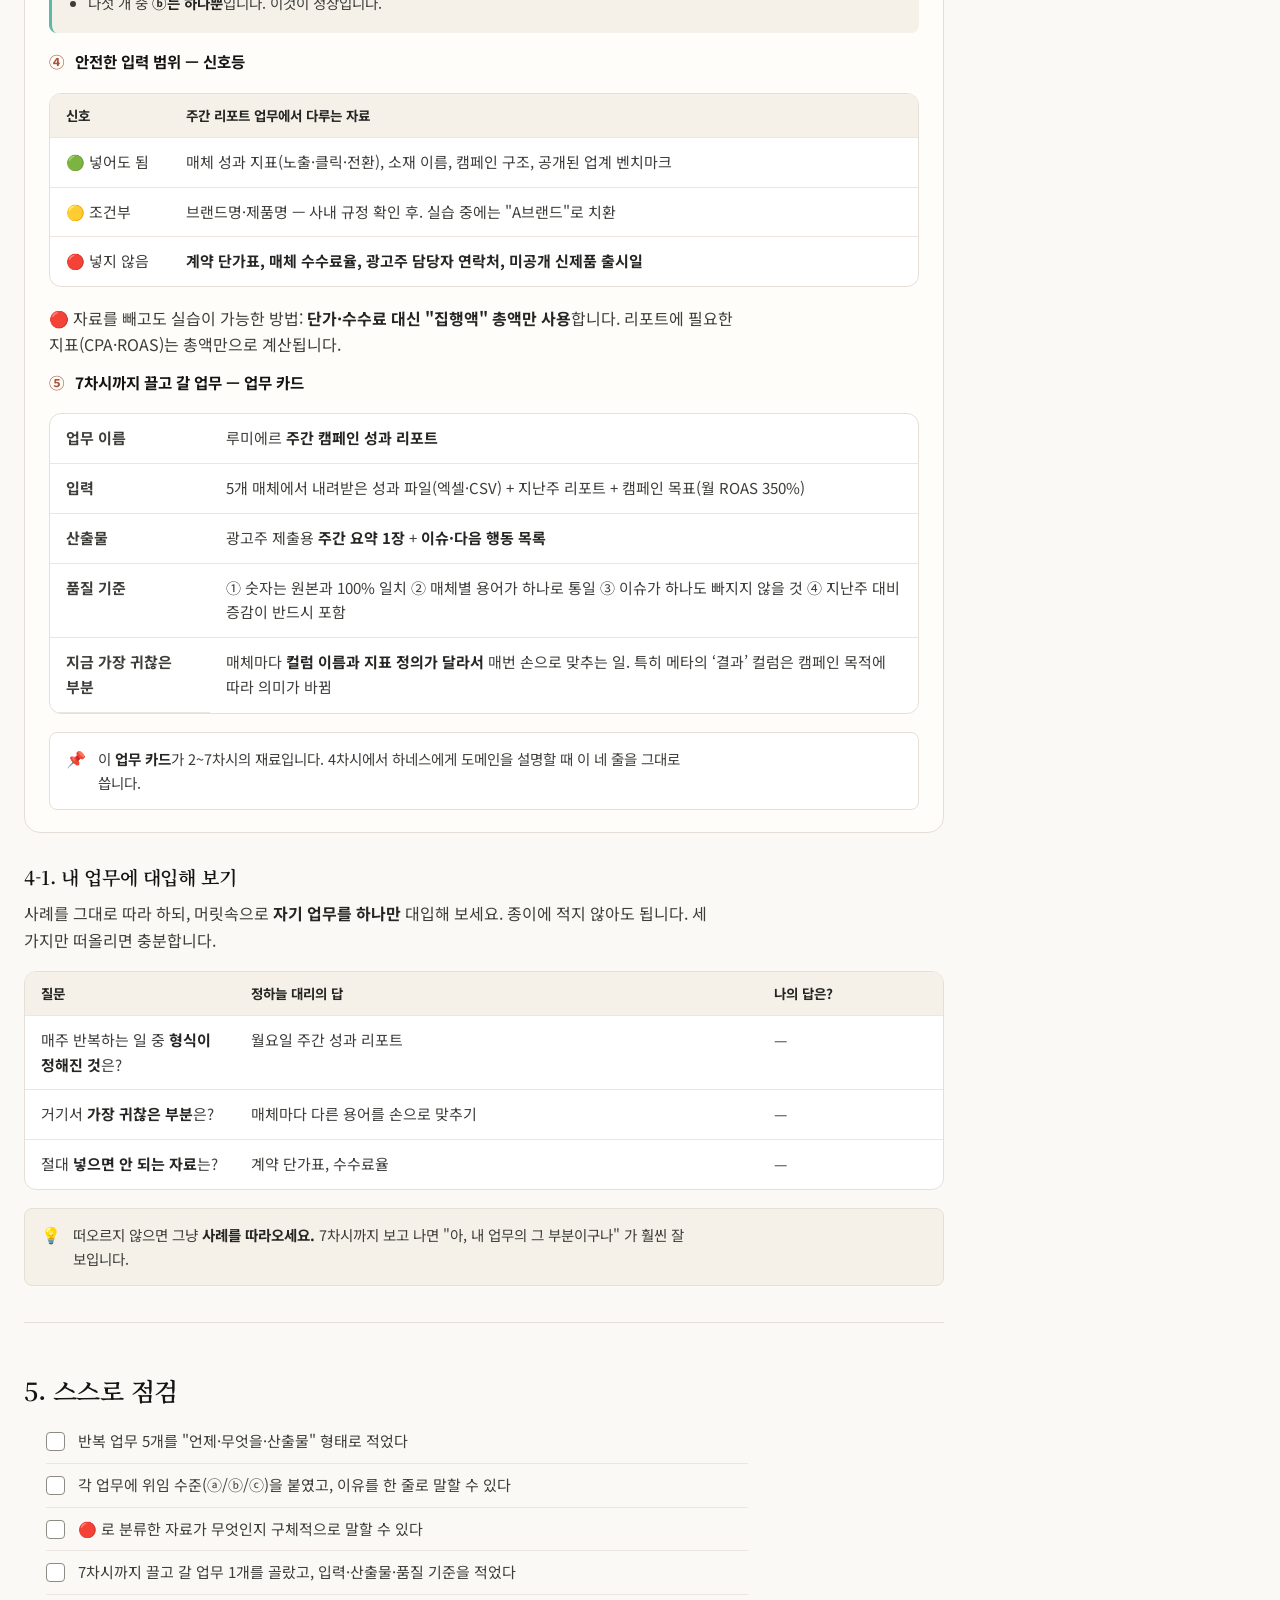
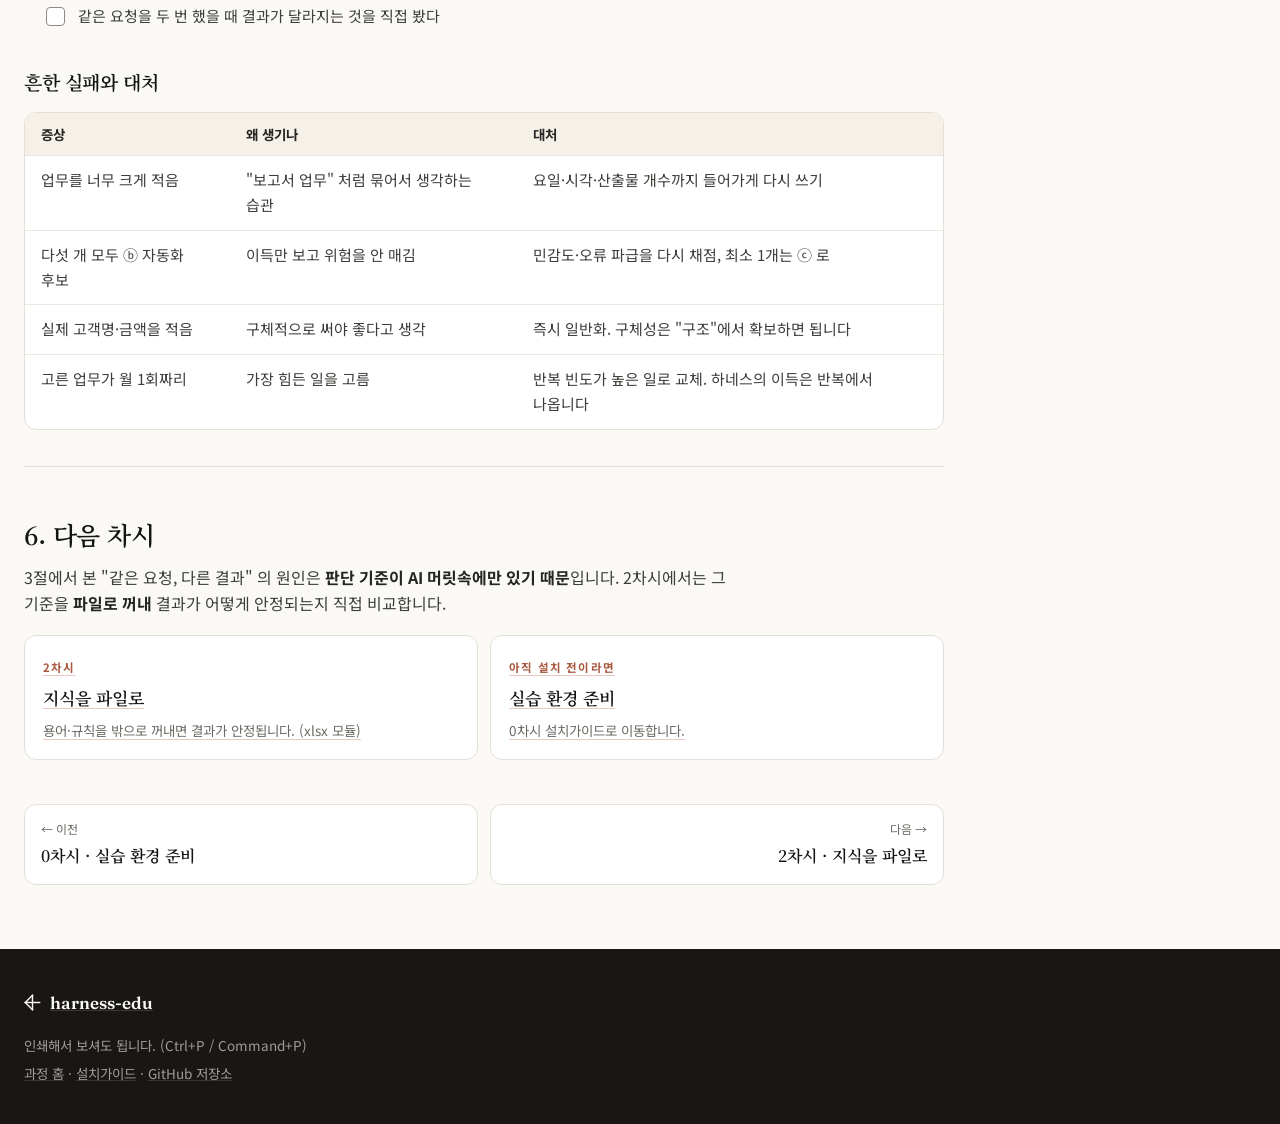
<file: docs/chapters/ch1.html>
<!doctype html>
<html lang="ko">
<head>
<meta charset="utf-8">
<meta name="viewport" content="width=device-width, initial-scale=1">
<title>1차시. 나의 업무 지도 — 무엇을 맡길 것인가 · harness-edu</title>
<meta name="description" content="AI에게 무엇을 맡기고 무엇을 맡기지 않을지 판단하는 기준을 세우고, 내 반복 업무를 지도로 그립니다. 비전공자를 위한 하네스 교육 1차시.">
<link rel="icon" href="data:image/svg+xml,%3Csvg xmlns='http://www.w3.org/2000/svg' viewBox='0 0 24 24'%3E%3Crect width='24' height='24' fill='%23faf9f5'/%3E%3Cg fill='%23141413'%3E%3Crect x='11' y='1' width='2' height='22'/%3E%3Crect x='1' y='11' width='22' height='2'/%3E%3Crect x='3.8' y='3.8' width='2' height='16.4' transform='rotate(45 12 12)'/%3E%3Crect x='3.8' y='3.8' width='2' height='16.4' transform='rotate(-45 12 12)'/%3E%3C/g%3E%3C/svg%3E">
<link rel="preconnect" href="https://fonts.googleapis.com">
<link rel="preconnect" href="https://fonts.gstatic.com" crossorigin>
<link href="https://fonts.googleapis.com/css2?family=Fraunces:opsz,wght@9..144,400;9..144,600&family=Noto+Sans+KR:wght@400;500;700&family=Noto+Serif+KR:wght@500;600&family=JetBrains+Mono:wght@400;500&display=swap" rel="stylesheet">
<link rel="stylesheet" href="../assets/site.css">
</head>
<body data-page="ch1">
<a class="skip-link" href="#main">본문으로 건너뛰기</a>

<header class="topnav"><div class="wrap">
  <a class="brand" href="../index.html">
    <span class="spike" aria-hidden="true"><svg viewBox="0 0 24 24"><g fill="#141413"><rect x="11" y="1" width="2" height="22"/><rect x="1" y="11" width="22" height="2"/><rect x="3.8" y="3.8" width="2" height="16.4" transform="rotate(45 12 12)"/><rect x="3.8" y="3.8" width="2" height="16.4" transform="rotate(-45 12 12)"/></g></svg></span>
    <span class="brand-full">harness-edu</span>
  </a>
  <nav aria-label="주요 메뉴">
    <a href="../index.html">과정 홈</a>
    <a href="../index.html#curriculum" aria-current="page">커리큘럼</a>
    <a href="../install/index.html">설치가이드</a>
  </nav>
</div></header>

<div class="wrap page-head">
  <div class="eyebrow">1차시 · 교재 + 사례</div>
  <h1>나의 업무 지도 — 무엇을 맡길 것인가</h1>
  <p class="sub">AI에게 일을 시키기 전에, <strong>무엇을 맡기고 무엇을 끝까지 사람이 쥘지</strong> 먼저 정합니다. 이 차시에서 고른 업무 하나를 7차시까지 계속 끌고 갑니다.</p>
  <div class="meta">
    <span class="badge">1 / 7</span>
    <span>🧑‍💼 실무 사례</span>
    <span>🧑‍💼 비전공자 대상</span>
  </div>
</div>

<div class="wrap layout">
  <main id="main" class="main-col">
    <article class="prose">

<h2 id="준비할-것">이 차시에서 준비할 것</h2>

<div class="prep">
  <div class="prep-item"><b>선행</b><span><a href="../install/index.html">0차시 · 실습 환경 준비</a> 완료</span></div>
  <div class="prep-item"><b>확인</b><span>터미널에서 <code>claude</code> 실행이 되는 상태</span></div>
  <div class="prep-item"><b>사례</b><span>광고대행사 AE <strong>정하늘 대리</strong> — 1~7차시 관통</span></div>
  <div class="prep-item"><b>가져올 것</b><span>내가 <strong>매주 반복하는 업무</strong> 하나를 떠올릴 수 있는 상태</span></div>
</div>

<section class="callout callout-warn"><span class="callout-icon" aria-hidden="true">⚠️</span><div class="callout-body"><p>아직 설치가 안 끝났다면 여기서 멈추고 <a href="../install/index.html">설치가이드</a>부터 하세요. 이 차시 후반에 Claude Code를 직접 실행합니다. <strong>6차시에는 Python이 필요</strong>하니 <a href="../install/mcp-server.html">MCP 서버 설치가이드</a>도 그전까지 끝내 두세요.</p></div></section>

<section class="callout callout-stop"><span class="callout-icon" aria-hidden="true">📖</span><div class="callout-body">
<p><strong>시작하기 전에 — 교안 읽는 법 두 가지</strong></p>
<div class="table-wrap"><table>
<thead><tr><th style="width:150px">교안의 표시</th><th>어떻게 읽나</th></tr></thead>
<tbody>
<tr><td>👀 <strong>예상 결과</strong></td><td><strong>글자까지 똑같이 나오지 않습니다.</strong> AI 답변은 매번 조금씩 다릅니다 — 표현·순서·문장 길이는 달라도 <strong>형태와 핵심 값</strong>이 맞으면 성공입니다. 다르다고 자기가 틀린 게 아닙니다</td></tr>
<tr><td>⚠️ <strong>이렇게 나오면 오류</strong></td><td>여기 적힌 것과 같은 증상이면 진짜 문제입니다. 바로 아래 대처를 따르세요</td></tr>
</tbody></table></div>
<p>숫자로 <strong>정답</strong>을 제시하는 곳(2·5차시)만 예외입니다. 그 표의 값은 실제로 계산해 확인한 것이라 <strong>맞아떨어져야</strong> 합니다.</p>
</div></section>

<section class="callout callout-tip"><span class="callout-icon" aria-hidden="true">🗂️</span><div class="callout-body"><p><strong>차시마다 작업 폴더가 바뀝니다.</strong> &quot;지금 어디서 <code>claude</code> 를 켜야 하지?&quot; 가 헷갈리면 <a href="../install/index.html#5-실습-폴더-지도">실습 폴더 지도</a>를 한 번 보고 오세요. 각 차시 첫머리에도 <code>cd</code> 명령이 항상 붙어 있습니다.</p></div></section>

<hr>

<h2 id="처음-나오는-말">이 차시에서 처음 나오는 말</h2>

<div class="terms"><dl>
  <dt>에이전트</dt><dd>사람 대신 <strong>여러 단계의 일을 스스로 진행하는 AI</strong>. 질문에 답만 하는 챗봇과 달리, 파일을 읽고 만들고 실행합니다.</dd>
  <dt>하네스</dt><dd>에이전트가 <strong>매번 같은 품질로 일하도록 감싸는 구조</strong>. 역할·규칙·도구를 파일로 정리해 둔 한 벌을 말합니다.</dd>
  <dt>위임 수준</dt><dd>그 업무를 AI에게 <strong>어디까지 맡길지</strong> 정한 단계. 이 과정에서는 세 단계(보조 / 자동화 후보 / 사람의 판단)로 씁니다.</dd>
  <dt>컨텍스트</dt><dd>AI가 지금 <strong>보고 있는 정보의 범위</strong>. 실행한 폴더의 파일, 방금 나눈 대화가 여기에 들어갑니다.</dd>
</dl></div>

<hr>

<h2 id="배우는-것">이 차시에서 배우는 것</h2>

<ul class="goals">
  <li>AI를 <strong>쓰는 것</strong>과 AI와 <strong>일하는 것</strong>의 차이를 구분한다</li>
  <li>내 업무를 단계로 펼쳐, 맡길 일과 쥐고 있을 일을 <strong>기준을 갖고</strong> 나눈다</li>
  <li>7차시까지 끌고 갈 <strong>내 업무 1개</strong>를 고르고, 안전한 입력 범위를 정한다</li>
</ul>

<hr>

<h2 id="왜-지금인가">1. 왜 지금인가</h2>

<h3 id="1-1-도구는-이미-들어와-있다">1-1. 도구는 이미 들어와 있고, 격차는 다른 데서 벌어집니다</h3>

<p>AI를 안 쓰는 사람은 이제 드뭅니다. 보고서 초안, 메일 문안, 자료 요약 — 대부분 한 번쯤 시켜 봤습니다. 그런데 <strong>몇 달 뒤에 남는 것</strong>은 사람마다 크게 다릅니다.</p>

<div class="vs">
  <div class="bad">
    <h4>A. 매번 새로 시키는 사람</h4>
    <p>필요할 때마다 대화창을 열고 길게 설명합니다. 결과가 마음에 들면 복사해서 문서에 붙입니다.</p>
    <ul>
      <li>지난달에 잘 나왔던 그 프롬프트가 어디 있는지 모릅니다</li>
      <li>같은 요청인데 이번엔 형식이 다릅니다</li>
      <li>옆 사람에게 넘겨줄 것이 없습니다</li>
    </ul>
  </div>
  <div class="good">
    <h4>B. 구조를 만드는 사람</h4>
    <p>같은 일이 세 번 반복되면 규칙과 역할을 <strong>파일로</strong> 정리합니다. 다음부터는 그 파일을 씁니다.</p>
    <ul>
      <li>매주 같은 형식의 결과가 나옵니다</li>
      <li>규칙이 바뀌면 파일 한 줄만 고칩니다</li>
      <li>팀원이 그대로 받아서 씁니다</li>
    </ul>
  </div>
</div>

<p>둘의 차이는 <strong>프롬프트 실력이 아니라 재현성</strong>입니다. 이 과정은 A에서 B로 넘어가는 방법을 다룹니다.</p>

<h3 id="1-2-속도가-아니라-재현성">1-2. 우리가 진짜로 사려는 것은 속도가 아닙니다</h3>

<p>AI로 30분 걸리던 일을 5분에 끝냈다고 해봅시다. 그런데 결과를 <strong>사람이 20분 검토</strong>해야 하고, 다음 주에 또 처음부터 설명해야 한다면 남는 이득은 크지 않습니다.</p>

<blockquote>
  <p>업무에서 의미 있는 개선은 <strong>&quot;빨라졌다&quot;가 아니라 &quot;매번 같은 품질로 나온다&quot;</strong> 입니다. 품질이 일정해야 검토 시간이 줄고, 검토 시간이 줄어야 실제로 일이 줄어듭니다.</p>
</blockquote>

<h3 id="1-3-대체가-아니라-분업">1-3. &quot;AI가 내 일을 대체하는가&quot; 라는 질문에 대하여</h3>

<p>이 과정은 그 질문에 답하지 않습니다. 대신 <strong>분업</strong>을 다룹니다. 어떤 일은 넘겨도 되고, 어떤 일은 넘기면 안 되고, 그 경계를 <strong>내가 정하는 것</strong>이 핵심 역량입니다. 경계를 정할 줄 아는 사람이 도구를 통제합니다.</p>

<hr>

<h2 id="개념-익히기">2. 개념 익히기</h2>

<h3 id="2-1-쓰는-것과-일하는-것">2-1. AI를 &quot;쓰는 것&quot;과 AI와 &quot;일하는 것&quot;</h3>

<div class="table-wrap"><table>
<thead><tr><th></th><th>AI를 쓴다</th><th>AI와 일한다</th></tr></thead>
<tbody>
<tr><td>단위</td><td>질문 한 번</td><td>업무 흐름 하나</td></tr>
<tr><td>주는 것</td><td>질문</td><td>역할 · 규칙 · 자료 · 형식</td></tr>
<tr><td>결과</td><td>답변 (복사해서 씀)</td><td>파일 (그대로 산출물)</td></tr>
<tr><td>다음 번</td><td>다시 설명</td><td>같은 구조를 재실행</td></tr>
<tr><td>남는 것</td><td>대화 기록</td><td><strong>자산 (파일)</strong></td></tr>
</tbody></table></div>

<p>이 과정에서 계속 쓰는 도구인 <strong>Claude Code</strong> 는 두 번째 쪽에 특화되어 있습니다. 대화창이 아니라 <strong>내 폴더 안에서</strong> 일하고, 결과를 파일로 남기기 때문입니다.</p>

<h3 id="2-2-업무를-여섯-단계로">2-2. 내 업무를 여섯 단계로 펼쳐 보기</h3>

<p>어떤 지식 업무든 대개 이 여섯 단계를 지납니다. 통째로 &quot;맡긴다/안 맡긴다&quot;를 정하면 판단이 거칠어집니다. <strong>단계별로</strong> 봐야 정확합니다.</p>

<div class="table-wrap"><table>
<thead><tr><th>단계</th><th>하는 일</th><th>AI 적합도</th><th>왜</th></tr></thead>
<tbody>
<tr><td>① 수집</td><td>자료 모으기</td><td>높음</td><td>흩어진 파일·문서를 훑는 일은 사람보다 빠릅니다</td></tr>
<tr><td>② 정리</td><td>형식·용어 통일</td><td><strong>매우 높음</strong></td><td>표현이 제각각인 자료를 맞추는 일에 가장 강합니다 (2차시 주제)</td></tr>
<tr><td>③ 분석</td><td>계산·비교</td><td>조건부</td><td>정확한 숫자는 <strong>도구</strong>에 맡겨야 합니다 (6차시 주제)</td></tr>
<tr><td>④ 초안</td><td>문서 작성</td><td>높음</td><td>빈 화면에서 시작하지 않게 해 줍니다</td></tr>
<tr><td>⑤ 검토</td><td>빠진 것 찾기</td><td>보조</td><td>교차 검증에는 쓰되, 최종 승인은 사람이 (4차시 주제)</td></tr>
<tr><td>⑥ 배포</td><td>보고·공유</td><td>낮음</td><td>맥락과 책임이 붙는 일입니다</td></tr>
</tbody></table></div>

<h3 id="2-3-사람이-계속-쥐는-일">2-3. 사람이 계속 책임져야 하는 일</h3>

<ul>
<li><strong>무엇이 중요한지 정하는 일</strong> — 어떤 지표를 볼지, 무엇을 먼저 보고할지</li>
<li><strong>맥락이 걸린 판단</strong> — 이 표현이 이 상대에게 적절한지</li>
<li><strong>최종 승인</strong> — 내보내도 되는지, 책임질 수 있는지</li>
<li><strong>사실 확인</strong> — 특히 숫자·인용·날짜. AI는 그럴듯하게 틀립니다</li>
</ul>

<section class="callout callout-tip"><span class="callout-icon" aria-hidden="true">🔎</span><div class="callout-body"><p><strong>기억할 문장</strong>: AI는 <strong>못 하는 것</strong>보다 <strong>틀린 것을 자신 있게 말하는 것</strong>이 더 위험합니다. 그래서 이 과정은 &quot;더 잘 시키는 법&quot; 만큼 &quot;틀리면 걸리게 만드는 구조&quot; 를 함께 다룹니다.</p></div></section>

<h3 id="2-4-위임-수준-3단계">2-4. 위임 수준 3단계</h3>

<div class="table-wrap"><table>
<thead><tr><th>수준</th><th>뜻</th><th>사람의 역할</th><th>예</th></tr></thead>
<tbody>
<tr><td><strong>ⓐ AI 보조</strong></td><td>사람이 하되 AI가 돕는다</td><td>전 과정 주도</td><td>보고서 문장 다듬기, 아이디어 확장</td></tr>
<tr><td><strong>ⓑ 자동화 후보</strong></td><td>AI가 하고 사람이 검수한다</td><td>기준 제시 + 결과 검수</td><td>주간 실적 취합, 용어 통일, 형식 변환</td></tr>
<tr><td><strong>ⓒ 사람의 판단</strong></td><td>맡기지 않는다</td><td>전부</td><td>인사 평가, 계약 조건 결정, 대외 발표 승인</td></tr>
</tbody></table></div>

<p>ⓑ 로 분류한 일이 <strong>이 과정에서 하네스로 만들 후보</strong>입니다. ⓒ 는 하네스를 만들지 않습니다 — 그것도 중요한 결정입니다.</p>

<h3 id="2-5-입력-신호등">2-5. 입력 신호등 — 무엇을 넣어도 되는가</h3>

<div class="table-wrap"><table>
<thead><tr><th>신호</th><th>자료</th><th>이 과정에서</th></tr></thead>
<tbody>
<tr><td>🟢 초록</td><td>공개 자료, 가상 데이터, 일반화된 표현</td><td><strong>실습은 전부 여기서만</strong></td></tr>
<tr><td>🟡 노랑</td><td>사내 비민감 자료 (공개된 조직도, 일반 양식)</td><td>교육 이후, 회사 규정 확인 뒤</td></tr>
<tr><td>🔴 빨강</td><td>개인정보, 계약·단가, 미공개 실적, 고객 데이터</td><td><strong>넣지 않습니다</strong></td></tr>
</tbody></table></div>

<blockquote class="rule">
  <p><strong>이 과정 전체에 적용되는 규칙</strong><br>
  ① 실습은 저장소에 들어 있는 <strong>가상 데이터</strong>로만 합니다.<br>
  ② Claude Code는 <strong>실행한 폴더의 파일을 읽을 수 있습니다.</strong> 그래서 실습은 항상 <code>harness-edu</code> 폴더에서 합니다.<br>
  ③ AI가 파일을 수정·삭제하려 할 때 승인을 묻습니다. <strong>습관적으로 승인하지 않고</strong> 무엇을 하려는지 읽습니다.</p>
</blockquote>

<h3 id="2-6-하네스-미리보기">2-6. 하네스의 기본 구조 미리보기</h3>

<p>다음 차시부터 만들 것을 먼저 이름만 익혀 둡니다. 하네스는 결국 이 세 가지의 조합입니다.</p>

<div class="table-wrap"><table>
<thead><tr><th>축</th><th>질문</th><th>무엇인가</th><th>배우는 차시</th></tr></thead>
<tbody>
<tr><td><strong>Agent</strong></td><td>누가</td><td>역할과 경계를 정한 담당자</td><td>4차시</td></tr>
<tr><td><strong>Skill</strong></td><td>무엇을 · 어떻게</td><td>AI가 읽는 설명서 (지식·절차)</td><td>2차시</td></tr>
<tr><td><strong>Tool</strong></td><td>무엇으로</td><td>실제로 실행되는 계산기 (코드)</td><td>6차시</td></tr>
</tbody></table></div>

<hr>

<h2 id="먼저-해보기">3. 먼저 한 번 해보기 — 왜 매번 다를까</h2>

<p>개념보다 손이 빠릅니다. 실습 폴더에서 Claude Code를 켜고, <strong>같은 요청을 두 번</strong> 해봅니다.</p>

<p><strong>1)</strong> 실습 폴더로 이동해 실행합니다.</p>

<div class="code-card is-term"><div class="terminal"><div class="terminal-bar"><i></i><i></i><i></i><span>Windows · PowerShell</span><button type="button" class="copy-btn" data-copy>복사</button></div><div class="terminal-body"><pre>cd C:\harness-edu; claude</pre></div></div></div>

<div class="code-card is-term"><div class="terminal"><div class="terminal-bar"><i></i><i></i><i></i><span>macOS · 터미널</span><button type="button" class="copy-btn" data-copy>복사</button></div><div class="terminal-body"><pre>cd ~/harness-edu &amp;&amp; claude</pre></div></div></div>

<p><strong>2)</strong> 입력창에 아래를 넣습니다.</p>

<div class="code-card is-prompt"><div class="code-bar"><span class="code-label">Claude Code 입력창에 붙여넣기 — 1회차</span><button type="button" class="copy-btn" data-copy>복사</button></div><pre>xlsx 폴더의 생산보고서 파일들을 보고, 라인별 상황을 표로 정리해줘.</pre></div>

<p><strong>3)</strong> 결과가 나오면 대화를 비우고 <strong>똑같이</strong> 한 번 더 넣습니다.</p>

<div class="code-card is-prompt"><div class="code-bar"><span class="code-label">Claude Code 입력창에 붙여넣기 — 대화 비우기</span><button type="button" class="copy-btn" data-copy>복사</button></div><pre>/clear</pre></div>

<div class="code-card is-prompt"><div class="code-bar"><span class="code-label">Claude Code 입력창에 붙여넣기 — 2회차</span><button type="button" class="copy-btn" data-copy>복사</button></div><pre>xlsx 폴더의 생산보고서 파일들을 보고, 라인별 상황을 표로 정리해줘.</pre></div>

<section class="callout callout-expect"><span class="callout-icon" aria-hidden="true">👀</span><div class="callout-body"><p><strong>예상 결과</strong>: 두 번 모두 표가 나오지만 <strong>열 구성·용어·정렬 기준이 서로 다릅니다.</strong> 어느 쪽도 틀리지 않았는데 같지도 않습니다.</p></div></section>

<section class="callout callout-warn"><span class="callout-icon" aria-hidden="true">⚠️</span><div class="callout-body"><p><strong>이렇게 나오면 오류</strong>: 파일을 못 읽는다고 하면 실습 폴더가 아닌 곳에서 실행한 것입니다. <code>/exit</code> 후 위 <strong>1)</strong> 명령으로 다시 들어가세요. 엑셀을 못 읽는다면 <code>document-skills</code> 플러그인 설치를 확인하세요 (<a href="../install/setup-windows.html#3-8-harness-설치">설치가이드 3-8절</a>).</p></div></section>

<section class="callout callout-tip"><span class="callout-icon" aria-hidden="true">🔎</span><div class="callout-body"><p><strong>관찰 포인트</strong>: 지금 본 &quot;매번 다름&quot; 이 이 과정 전체가 푸는 문제입니다. 2차시에서 <strong>지식을 파일로 꺼내면</strong> 이 흔들림이 어떻게 줄어드는지 직접 비교합니다.</p></div></section>

<hr>

<h2 id="실습">4. 사례 — 광고대행사 AE의 업무 지도</h2>

<p>지금까지의 개념을 <strong>실제 사례 하나</strong>로 확인합니다. 이 과정 전체를 이 사람과 함께 갑니다.</p>

<div class="persona">
  <span class="avatar" aria-hidden="true">🧑‍💼</span>
  <div class="who">
    <h4>정하늘 대리 · 한빛애드 마케팅솔루션팀 (가상 인물)</h4>
    <p>4년차 <strong>AE(광고기획)</strong>. 화장품 브랜드 &lsquo;루미에르&rsquo;의 디지털 캠페인을 담당합니다. 엑셀과 PPT는 능숙하지만 <strong>터미널은 이번이 처음</strong>입니다.</p>
    <p>매주 월요일 오전, 5개 매체(네이버 GFA · 카카오 모먼트 · 메타 · 구글 애즈 · 틱톡)에서 내려받은 성과 데이터를 합쳐 <strong>광고주 주간 리포트</strong>를 만듭니다. 매주 2시간 반이 걸립니다.</p>
    <div class="chips"><span>비개발자</span><span>광고대행사</span><span>주간 반복 업무</span><span>이 과정의 사례 주인공</span></div>
  </div>
</div>

<p>1차시부터 7차시까지 <strong>정하늘 대리의 업무 하나</strong>를 따라갑니다. 매 차시 그가 무엇을 만들었는지 <strong>완성된 결과</strong>로 보여 드립니다. 여러분은 같은 자리에 자기 업무를 대입해 보면 됩니다.</p>

<div class="case">
  <div class="case-head">
    <span class="tag-case">사례</span>
    <strong>정하늘 대리의 업무 지도</strong>
    <span>1차시 결과물</span>
  </div>

  <p class="case-step"><em>①</em> 매주 반복하는 업무 다섯 가지</p>
  <p>범위를 좁게 적는 것이 핵심입니다. &quot;리포트 업무&quot;가 아니라 <strong>언제 · 무엇을 · 무엇을 내놓는지</strong>까지.</p>

  <div class="table-wrap"><table>
    <thead><tr><th style="width:34px">#</th><th>업무 (언제 · 무엇을 · 산출물)</th><th style="width:90px">주당 소요</th></tr></thead>
    <tbody>
      <tr><td>1</td><td>월요일 오전 — 5개 매체 성과 데이터를 합쳐 <strong>광고주 주간 리포트 1장 + 이슈 목록</strong></td><td>2.5시간</td></tr>
      <tr><td>2</td><td>수요일 — 소재별 성과를 보고 <strong>다음 주 소재 교체안</strong> 정리</td><td>1.5시간</td></tr>
      <tr><td>3</td><td>수시 — 광고주 문의에 대한 <strong>회신 메일 작성</strong></td><td>2시간</td></tr>
      <tr><td>4</td><td>월말 — 월간 정산용 <strong>매체별 집행 내역 대사</strong></td><td>3시간(월 1회)</td></tr>
      <tr><td>5</td><td>신규 제안 시 — <strong>경쟁 브랜드 캠페인 리서치</strong> 요약</td><td>4시간(비정기)</td></tr>
    </tbody>
  </table></div>

  <p class="case-step"><em>②</em> 자동화 적합도 채점 <span class="muted">(각 항목 1~3점)</span></p>

  <div class="table-wrap"><table>
    <thead><tr><th>#</th><th>반복<br>빈도</th><th>소요<br>시간</th><th>정형성</th><th>이득<br>합계</th><th>민감도</th><th>오류<br>파급</th><th>위험<br>합계</th></tr></thead>
    <tbody>
      <tr><td><strong>1</strong> 주간 리포트</td><td>3</td><td>3</td><td>3</td><td><strong>9</strong></td><td>1</td><td>2</td><td><strong>3</strong></td></tr>
      <tr><td><strong>2</strong> 소재 교체안</td><td>3</td><td>2</td><td>1</td><td>6</td><td>1</td><td>2</td><td>3</td></tr>
      <tr><td><strong>3</strong> 회신 메일</td><td>3</td><td>2</td><td>1</td><td>6</td><td>3</td><td>3</td><td><strong>6</strong></td></tr>
      <tr><td><strong>4</strong> 정산 대사</td><td>1</td><td>3</td><td>3</td><td>7</td><td>3</td><td>3</td><td><strong>6</strong></td></tr>
      <tr><td><strong>5</strong> 경쟁사 리서치</td><td>1</td><td>3</td><td>2</td><td>6</td><td>1</td><td>1</td><td>2</td></tr>
    </tbody>
  </table></div>

  <p class="case-step"><em>③</em> 위임 수준 배정</p>

  <div class="table-wrap"><table>
    <thead><tr><th style="width:150px">업무</th><th style="width:130px">위임 수준</th><th>그렇게 정한 이유</th></tr></thead>
    <tbody>
      <tr><td>1 주간 리포트</td><td><strong>ⓑ 자동화 후보</strong></td><td>이득 9점 · 위험 3점. 형식이 고정돼 있고 매주 반복. <strong>이번 과정의 1순위</strong></td></tr>
      <tr><td>2 소재 교체안</td><td>ⓐ AI 보조</td><td>데이터 정리는 맡기되 &quot;어떤 소재를 뺄지&quot;는 브랜드 톤 판단이라 사람이</td></tr>
      <tr><td>3 회신 메일</td><td>ⓐ AI 보조</td><td>초안은 도움 되지만 <strong>발송은 사람이</strong>. 광고주 관계가 걸림</td></tr>
      <tr><td>4 정산 대사</td><td><strong>ⓒ 사람의 판단</strong></td><td>금액 오류가 곧 정산 사고. 계약 단가·VAT 조건이 얽혀 있음</td></tr>
      <tr><td>5 경쟁사 리서치</td><td>ⓐ AI 보조</td><td>비정기라 시스템으로 만들 이득이 작음. 그때그때 시켜 쓰는 것으로 충분</td></tr>
    </tbody>
  </table></div>

  <div class="why">
    <b>왜 이렇게 나눴나</b>
    <ul>
      <li><strong>이득만 보지 않았습니다.</strong> 정산 대사(4번)는 이득 7점으로 높지만 위험도 6점입니다. 틀리면 돈 문제라서 <strong>ⓒ로 남겼습니다.</strong></li>
      <li><strong>가장 힘든 일을 고르지 않았습니다.</strong> 경쟁사 리서치(5번)가 4시간으로 제일 오래 걸리지만 <strong>비정기</strong>입니다. 하네스의 이득은 반복에서 나옵니다.</li>
      <li>다섯 개 중 <strong>ⓑ는 하나뿐</strong>입니다. 이것이 정상입니다.</li>
    </ul>
  </div>

  <p class="case-step"><em>④</em> 안전한 입력 범위 — 신호등</p>

  <div class="table-wrap"><table>
    <thead><tr><th style="width:120px">신호</th><th>주간 리포트 업무에서 다루는 자료</th></tr></thead>
    <tbody>
      <tr><td>🟢 넣어도 됨</td><td>매체 성과 지표(노출·클릭·전환), 소재 이름, 캠페인 구조, 공개된 업계 벤치마크</td></tr>
      <tr><td>🟡 조건부</td><td>브랜드명·제품명 — 사내 규정 확인 후. 실습 중에는 &quot;A브랜드&quot;로 치환</td></tr>
      <tr><td>🔴 넣지 않음</td><td><strong>계약 단가표, 매체 수수료율, 광고주 담당자 연락처, 미공개 신제품 출시일</strong></td></tr>
    </tbody>
  </table></div>

  <p>🔴 자료를 빼고도 실습이 가능한 방법: <strong>단가·수수료 대신 &quot;집행액&quot; 총액만 사용</strong>합니다. 리포트에 필요한 지표(CPA·ROAS)는 총액만으로 계산됩니다.</p>

  <p class="case-step"><em>⑤</em> 7차시까지 끌고 갈 업무 — 업무 카드</p>

  <div class="table-wrap"><table>
    <tbody>
      <tr><th style="width:160px">업무 이름</th><td>루미에르 <strong>주간 캠페인 성과 리포트</strong></td></tr>
      <tr><th>입력</th><td>5개 매체에서 내려받은 성과 파일(엑셀·CSV) + 지난주 리포트 + 캠페인 목표(월 ROAS 350%)</td></tr>
      <tr><th>산출물</th><td>광고주 제출용 <strong>주간 요약 1장</strong> + <strong>이슈·다음 행동 목록</strong></td></tr>
      <tr><th>품질 기준</th><td>① 숫자는 원본과 100% 일치 ② 매체별 용어가 하나로 통일 ③ 이슈가 하나도 빠지지 않을 것 ④ 지난주 대비 증감이 반드시 포함</td></tr>
      <tr><th>지금 가장 귀찮은 부분</th><td>매체마다 <strong>컬럼 이름과 지표 정의가 달라서</strong> 매번 손으로 맞추는 일. 특히 메타의 &lsquo;결과&rsquo; 컬럼은 캠페인 목적에 따라 의미가 바뀜</td></tr>
    </tbody>
  </table></div>

  <section class="callout callout-tip"><span class="callout-icon" aria-hidden="true">📌</span><div class="callout-body"><p>이 <strong>업무 카드</strong>가 2~7차시의 재료입니다. 4차시에서 하네스에게 도메인을 설명할 때 이 네 줄을 그대로 씁니다.</p></div></section>
</div>

<h3 id="4-1-내-업무에-대입">4-1. 내 업무에 대입해 보기</h3>

<p>사례를 그대로 따라 하되, 머릿속으로 <strong>자기 업무를 하나만</strong> 대입해 보세요. 종이에 적지 않아도 됩니다. 세 가지만 떠올리면 충분합니다.</p>

<div class="table-wrap"><table>
<thead><tr><th style="width:210px">질문</th><th>정하늘 대리의 답</th><th>나의 답은?</th></tr></thead>
<tbody>
<tr><td>매주 반복하는 일 중 <strong>형식이 정해진 것</strong>은?</td><td>월요일 주간 성과 리포트</td><td>—</td></tr>
<tr><td>거기서 <strong>가장 귀찮은 부분</strong>은?</td><td>매체마다 다른 용어를 손으로 맞추기</td><td>—</td></tr>
<tr><td>절대 <strong>넣으면 안 되는 자료</strong>는?</td><td>계약 단가표, 수수료율</td><td>—</td></tr>
</tbody></table></div>

<section class="callout callout-tip"><span class="callout-icon" aria-hidden="true">💡</span><div class="callout-body"><p>떠오르지 않으면 그냥 <strong>사례를 따라오세요.</strong> 7차시까지 보고 나면 &quot;아, 내 업무의 그 부분이구나&quot; 가 훨씬 잘 보입니다.</p></div></section>

<hr>

<h2 id="스스로-점검">5. 스스로 점검</h2>

<ul class="checklist">
<li>반복 업무 5개를 &quot;언제·무엇을·산출물&quot; 형태로 적었다</li>
<li>각 업무에 위임 수준(ⓐ/ⓑ/ⓒ)을 붙였고, 이유를 한 줄로 말할 수 있다</li>
<li>🔴 로 분류한 자료가 무엇인지 구체적으로 말할 수 있다</li>
<li>7차시까지 끌고 갈 업무 1개를 골랐고, 입력·산출물·품질 기준을 적었다</li>
<li>같은 요청을 두 번 했을 때 결과가 달라지는 것을 직접 봤다</li>
</ul>

<h3 id="흔한-실패">흔한 실패와 대처</h3>

<div class="table-wrap"><table>
<thead><tr><th>증상</th><th>왜 생기나</th><th>대처</th></tr></thead>
<tbody>
<tr><td>업무를 너무 크게 적음</td><td>&quot;보고서 업무&quot; 처럼 묶어서 생각하는 습관</td><td>요일·시각·산출물 개수까지 들어가게 다시 쓰기</td></tr>
<tr><td>다섯 개 모두 ⓑ 자동화 후보</td><td>이득만 보고 위험을 안 매김</td><td>민감도·오류 파급을 다시 채점, 최소 1개는 ⓒ 로</td></tr>
<tr><td>실제 고객명·금액을 적음</td><td>구체적으로 써야 좋다고 생각</td><td>즉시 일반화. 구체성은 &quot;구조&quot;에서 확보하면 됩니다</td></tr>
<tr><td>고른 업무가 월 1회짜리</td><td>가장 힘든 일을 고름</td><td>반복 빈도가 높은 일로 교체. 하네스의 이득은 반복에서 나옵니다</td></tr>
</tbody></table></div>

<hr>

<h2 id="다음-차시">6. 다음 차시</h2>

<p>3절에서 본 &quot;같은 요청, 다른 결과&quot; 의 원인은 <strong>판단 기준이 AI 머릿속에만 있기 때문</strong>입니다. 2차시에서는 그 기준을 <strong>파일로 꺼내</strong> 결과가 어떻게 안정되는지 직접 비교합니다.</p>

<div class="lesson-nav">
  <a class="next-card" href="ch2.html"><span class="k">2차시</span><strong>지식을 파일로</strong><span>용어·규칙을 밖으로 꺼내면 결과가 안정됩니다. (xlsx 모듈)</span></a>
  <a class="next-card" href="../install/index.html"><span class="k">아직 설치 전이라면</span><strong>실습 환경 준비</strong><span>0차시 설치가이드로 이동합니다.</span></a>
</div>

    </article>

<nav class="pager" aria-label="페이지 이동">
  <a class="pager-prev" href="../install/index.html"><span class="dir">← 이전</span><strong>0차시 · 실습 환경 준비</strong></a>
  <a class="pager-next" href="ch2.html"><span class="dir">다음 →</span><strong>2차시 · 지식을 파일로</strong></a>
</nav>
  </main>

  <aside class="side" aria-label="과정 내비게이션">
    <details class="side-box" open>
      <summary>🗺️ 과정 지도 — 다른 차시로 이동</summary>
      <h4>차시</h4>
      <div class="map-group">
        <a class="map-link" href="../install/index.html"><b>0</b>실습 환경 준비</a>
        <a class="map-link on" href="ch1.html"><b>1</b>나의 업무 지도</a>
        <a class="map-link" href="ch2.html"><b>2</b>지식을 파일로</a>
        <a class="map-link" href="ch3.html"><b>3</b>일의 단계 판단</a>
        <a class="map-link" href="ch4.html"><b>4</b>전문가 팀 만들기</a>
        <a class="map-link" href="ch5.html"><b>5</b>지저분한 데이터에 하네스</a>
        <a class="map-link" href="ch6.html"><b>6</b>환각을 막는 도구</a>
        <a class="map-link" href="ch7.html"><b>7</b>일상 업무 하네스 만들기</a>
      </div>
      <h4 class="mt">참고</h4>
      <div class="map-group">
        <a class="map-link opt" href="../install/index.html"><b>?</b>설치가이드</a>
      </div>
      <a class="map-home" href="../index.html">↩ 과정 홈</a>
    </details>
    <details class="side-box side-toc" open>
      <summary>🔖 이 페이지 목차</summary>
      <h4>이 페이지 목차</h4>
      <ul class="toc-list">
        <li><a href="#준비할-것">준비할 것</a></li>
        <li><a href="#처음-나오는-말">처음 나오는 말</a></li>
        <li><a href="#배우는-것">배우는 것</a></li>
        <li><a href="#왜-지금인가">1. 왜 지금인가</a></li>
        <li><a href="#개념-익히기">2. 개념 익히기</a></li>
        <li class="toc-l3"><a href="#2-2-업무를-여섯-단계로">2-2. 여섯 단계</a></li>
        <li class="toc-l3"><a href="#2-4-위임-수준-3단계">2-4. 위임 수준</a></li>
        <li class="toc-l3"><a href="#2-5-입력-신호등">2-5. 입력 신호등</a></li>
        <li><a href="#먼저-해보기">3. 먼저 한 번 해보기</a></li>
        <li><a href="#실습">4. 사례 — 업무 지도</a></li>
        <li><a href="#스스로-점검">5. 스스로 점검</a></li>
        <li><a href="#다음-차시">6. 다음 차시</a></li>
      </ul>
    </details>
  </aside>
</div>

<footer><div class="wrap">
  <a class="brand" href="../index.html">
    <span class="spike" aria-hidden="true"><svg viewBox="0 0 24 24"><g fill="#faf9f5"><rect x="11" y="1" width="2" height="22"/><rect x="1" y="11" width="22" height="2"/><rect x="3.8" y="3.8" width="2" height="16.4" transform="rotate(45 12 12)"/><rect x="3.8" y="3.8" width="2" height="16.4" transform="rotate(-45 12 12)"/></g></svg></span>
    harness-edu
  </a>
  <p>인쇄해서 보셔도 됩니다. (Ctrl+P / Command+P)</p>
  <p><a href="../index.html">과정 홈</a> · <a href="../install/index.html">설치가이드</a> · <a href="https://github.com/namojo/harness-edu" target="_blank" rel="noopener">GitHub 저장소</a></p>
</div></footer>

<script src="../assets/site.js"></script>
</body>
</html>
</file>
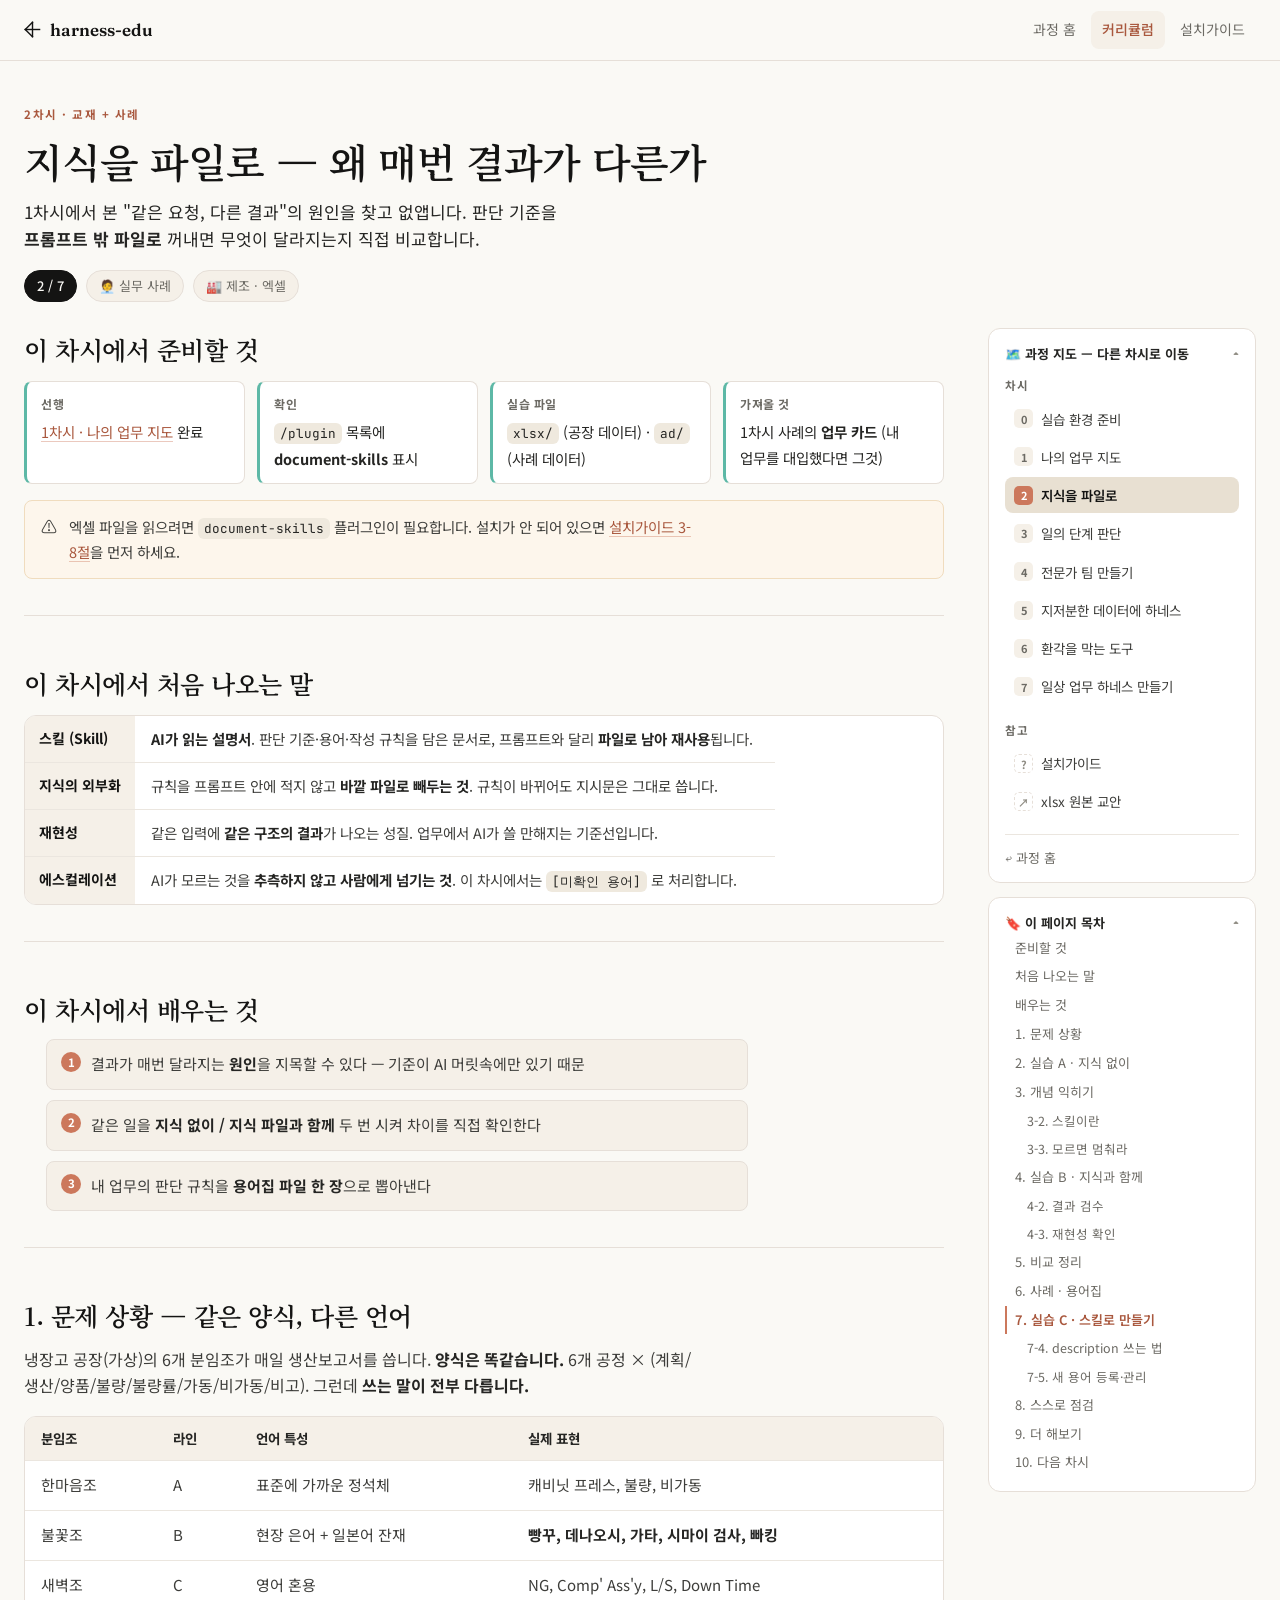
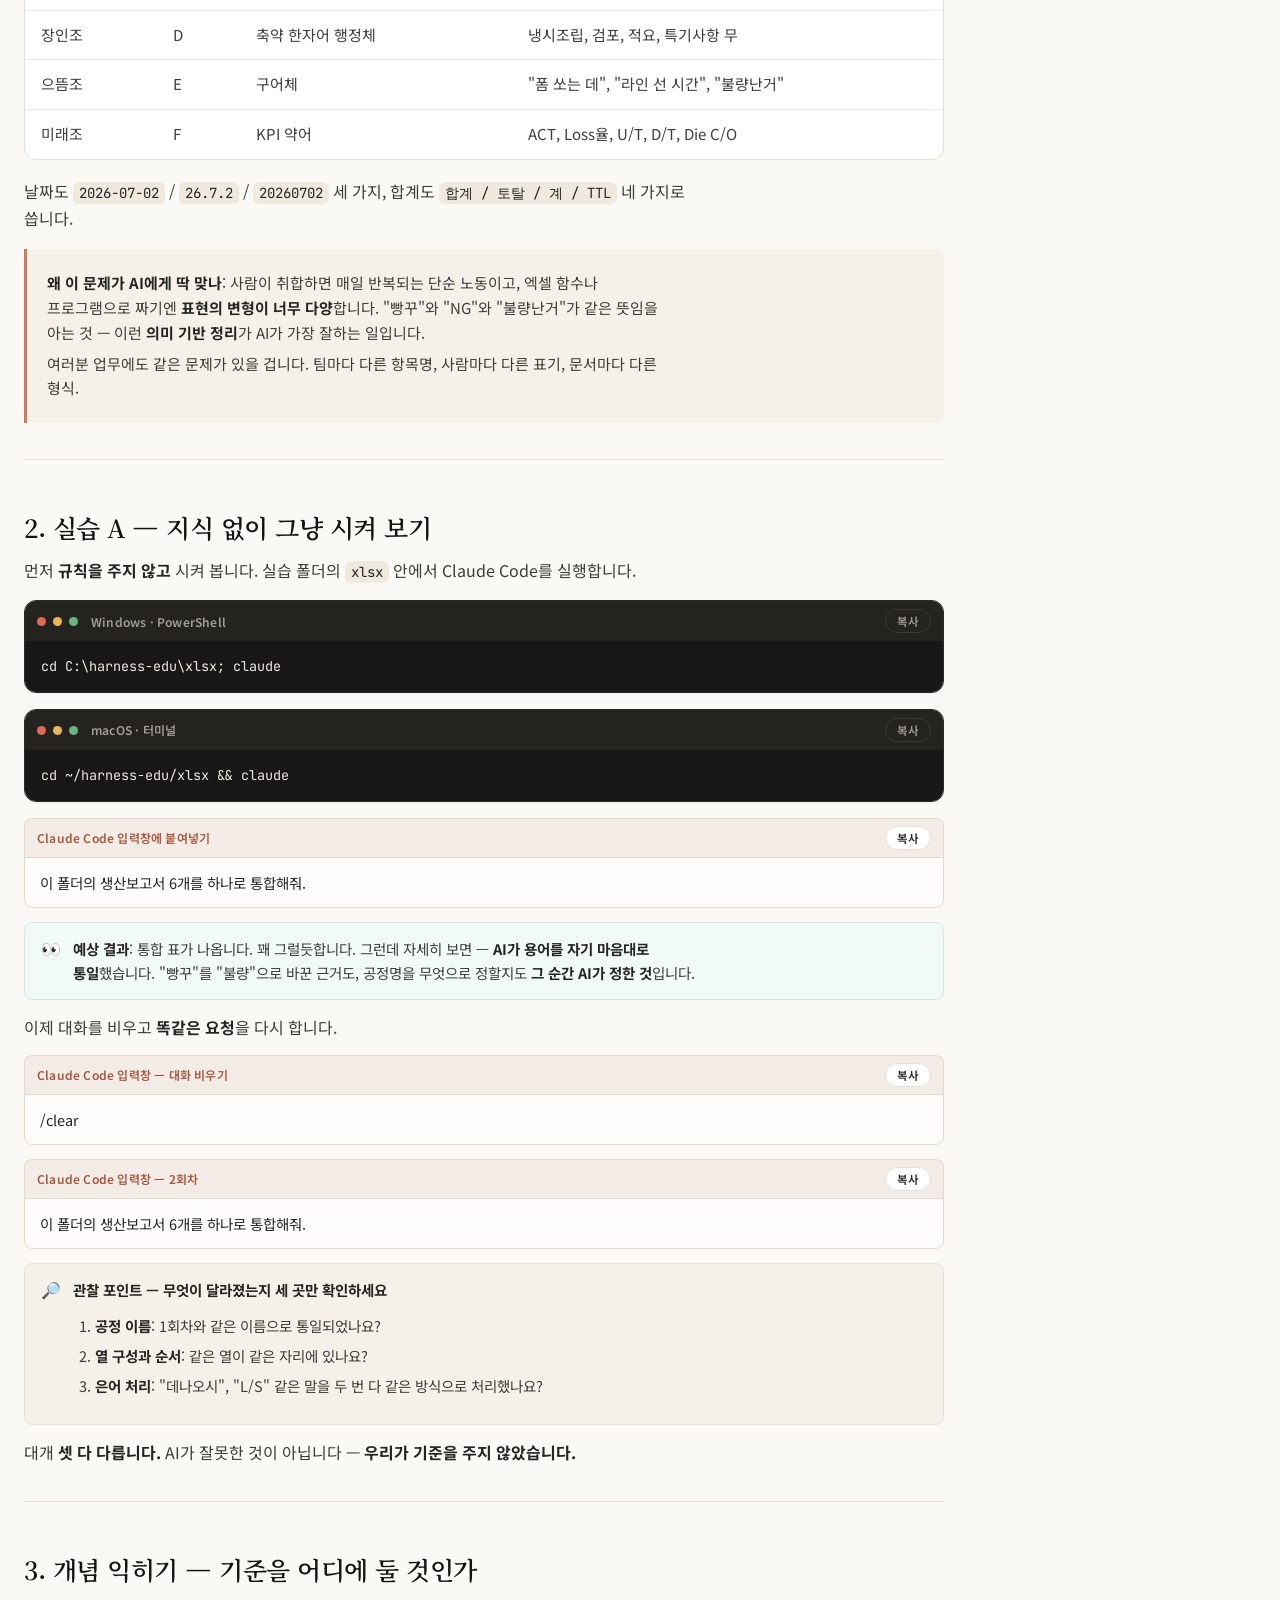
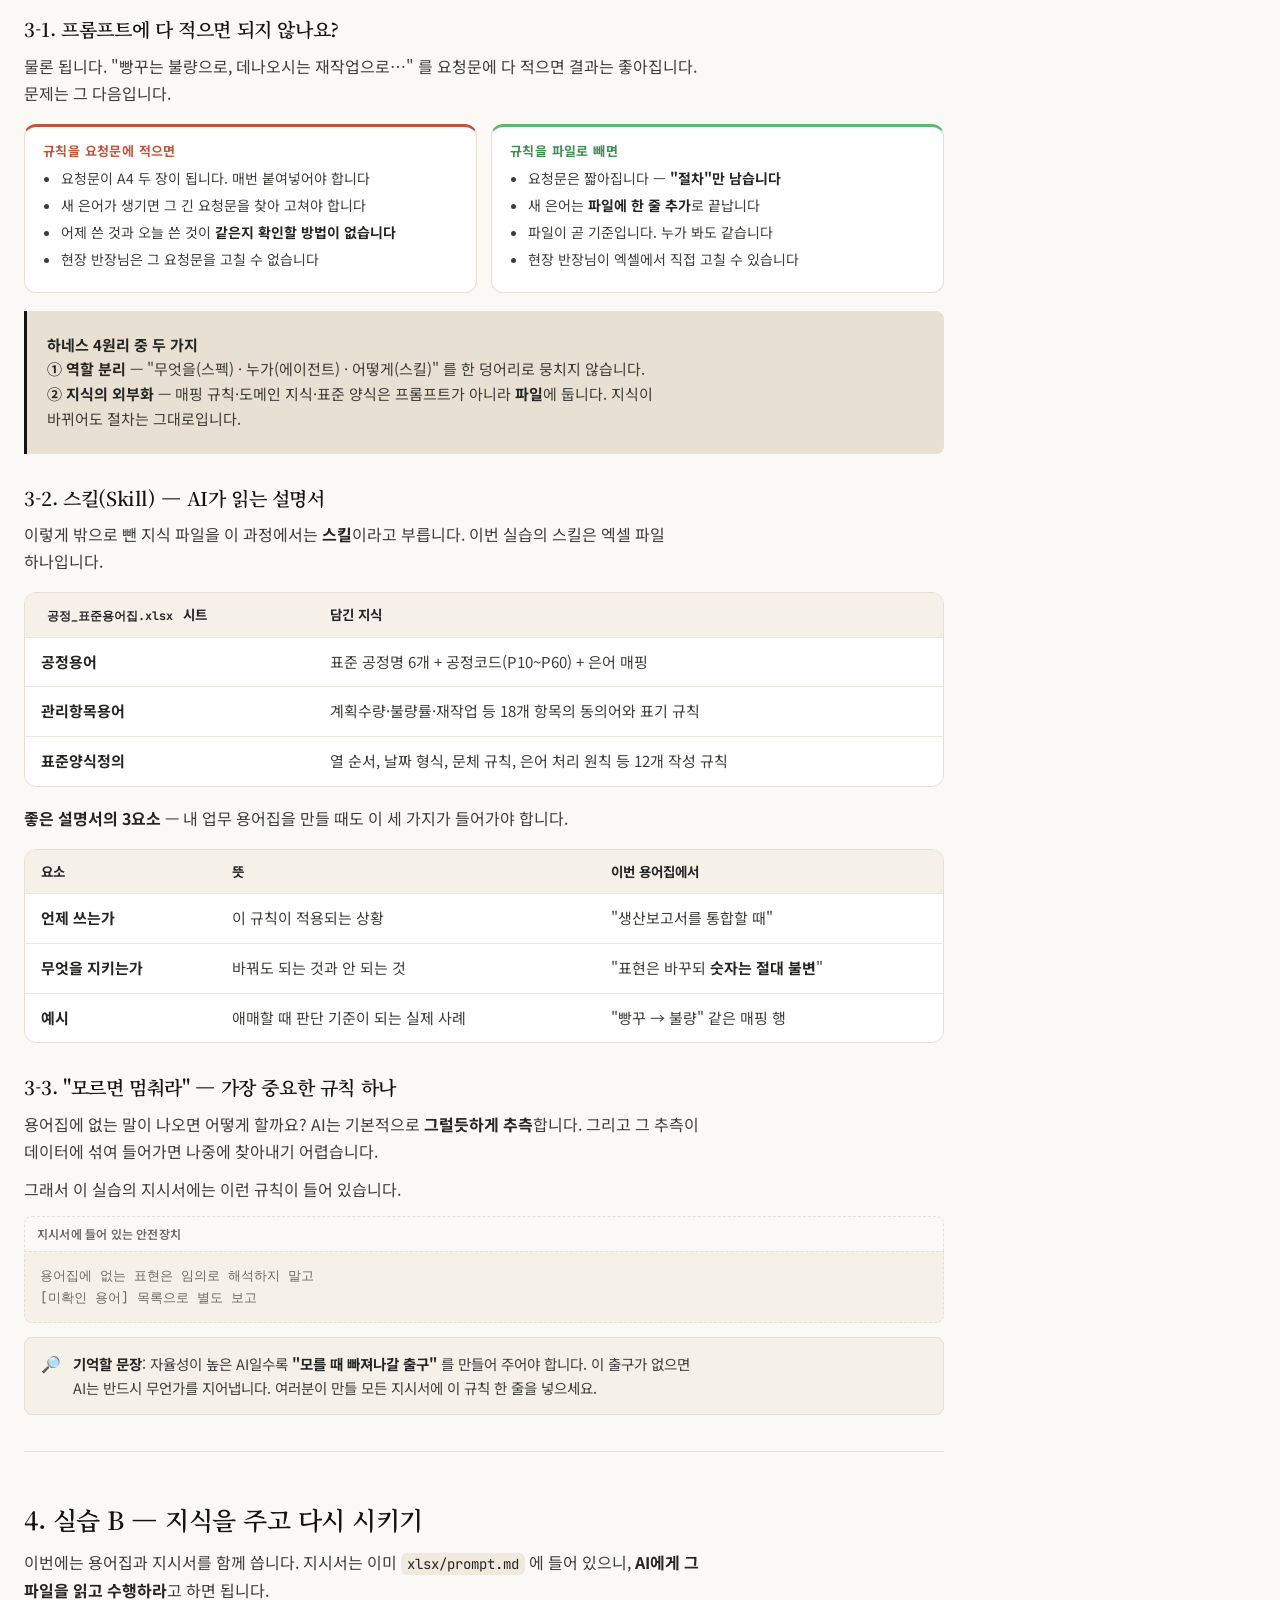
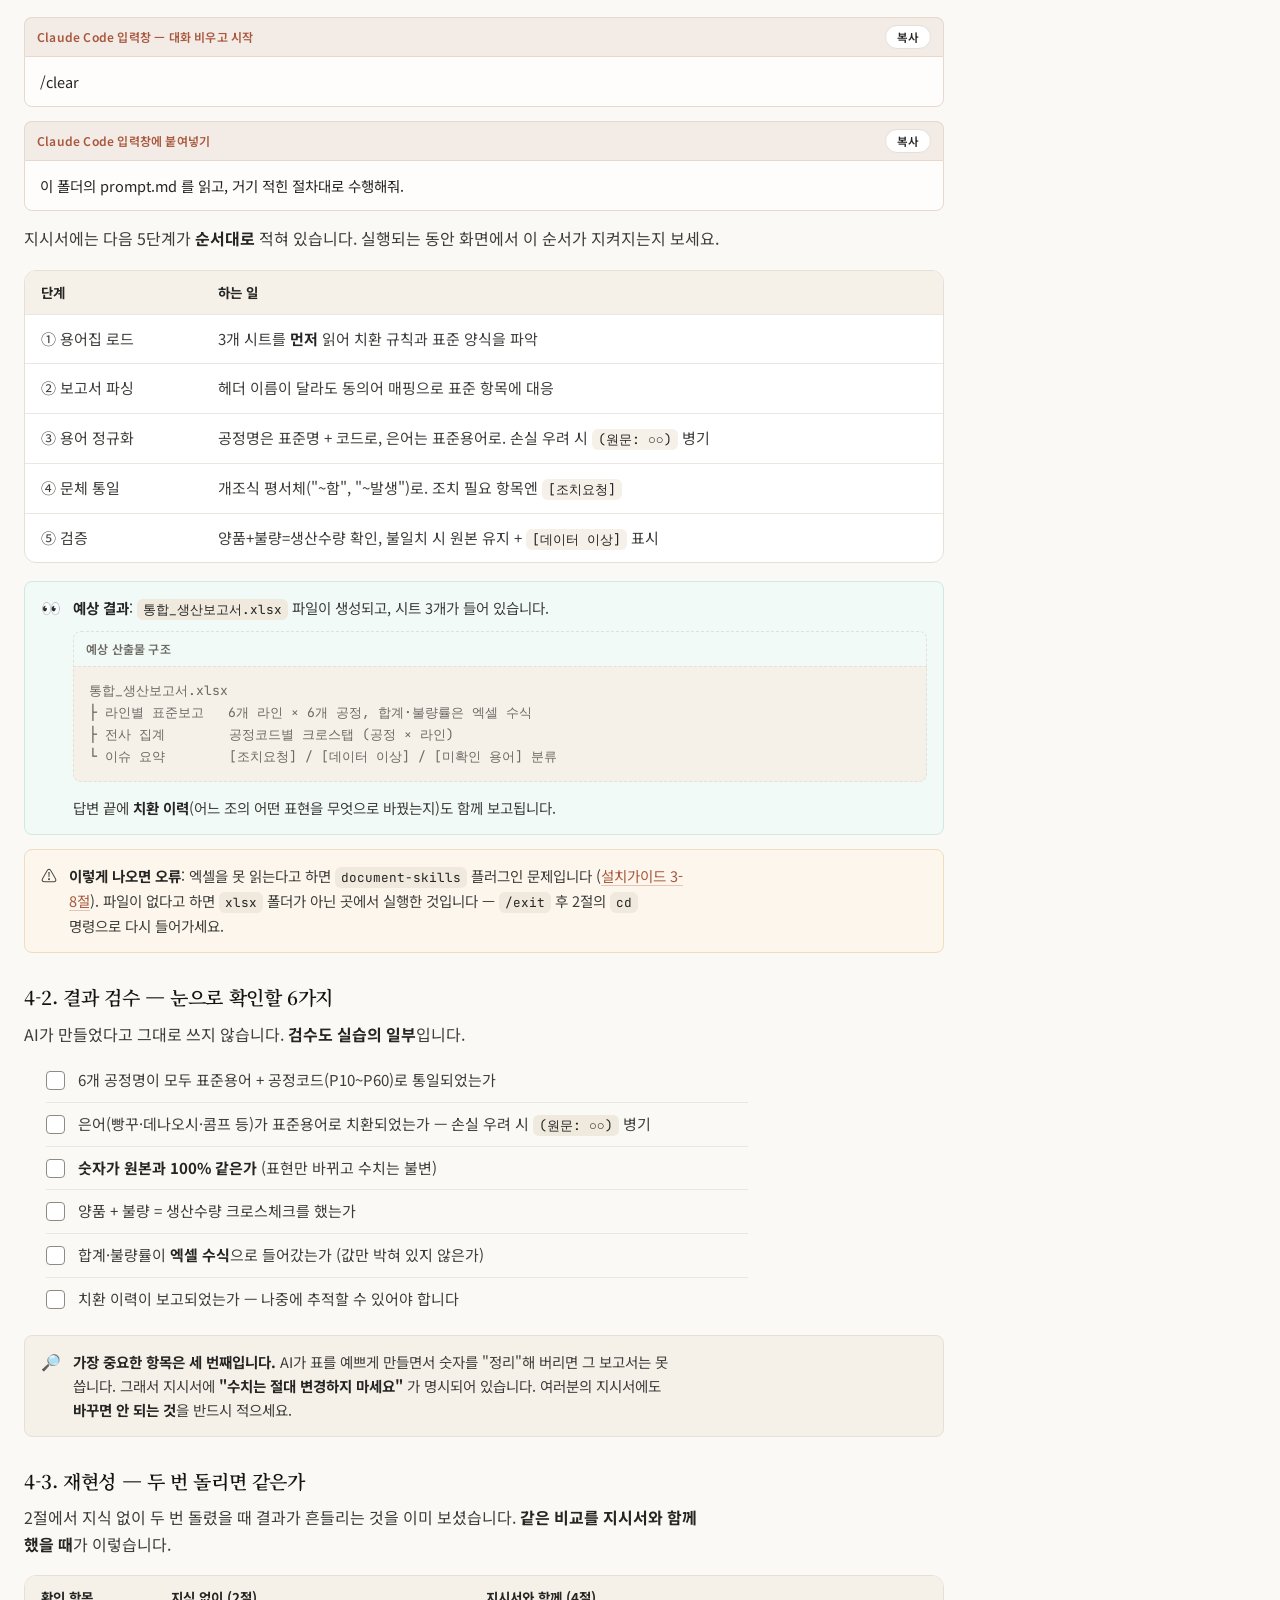
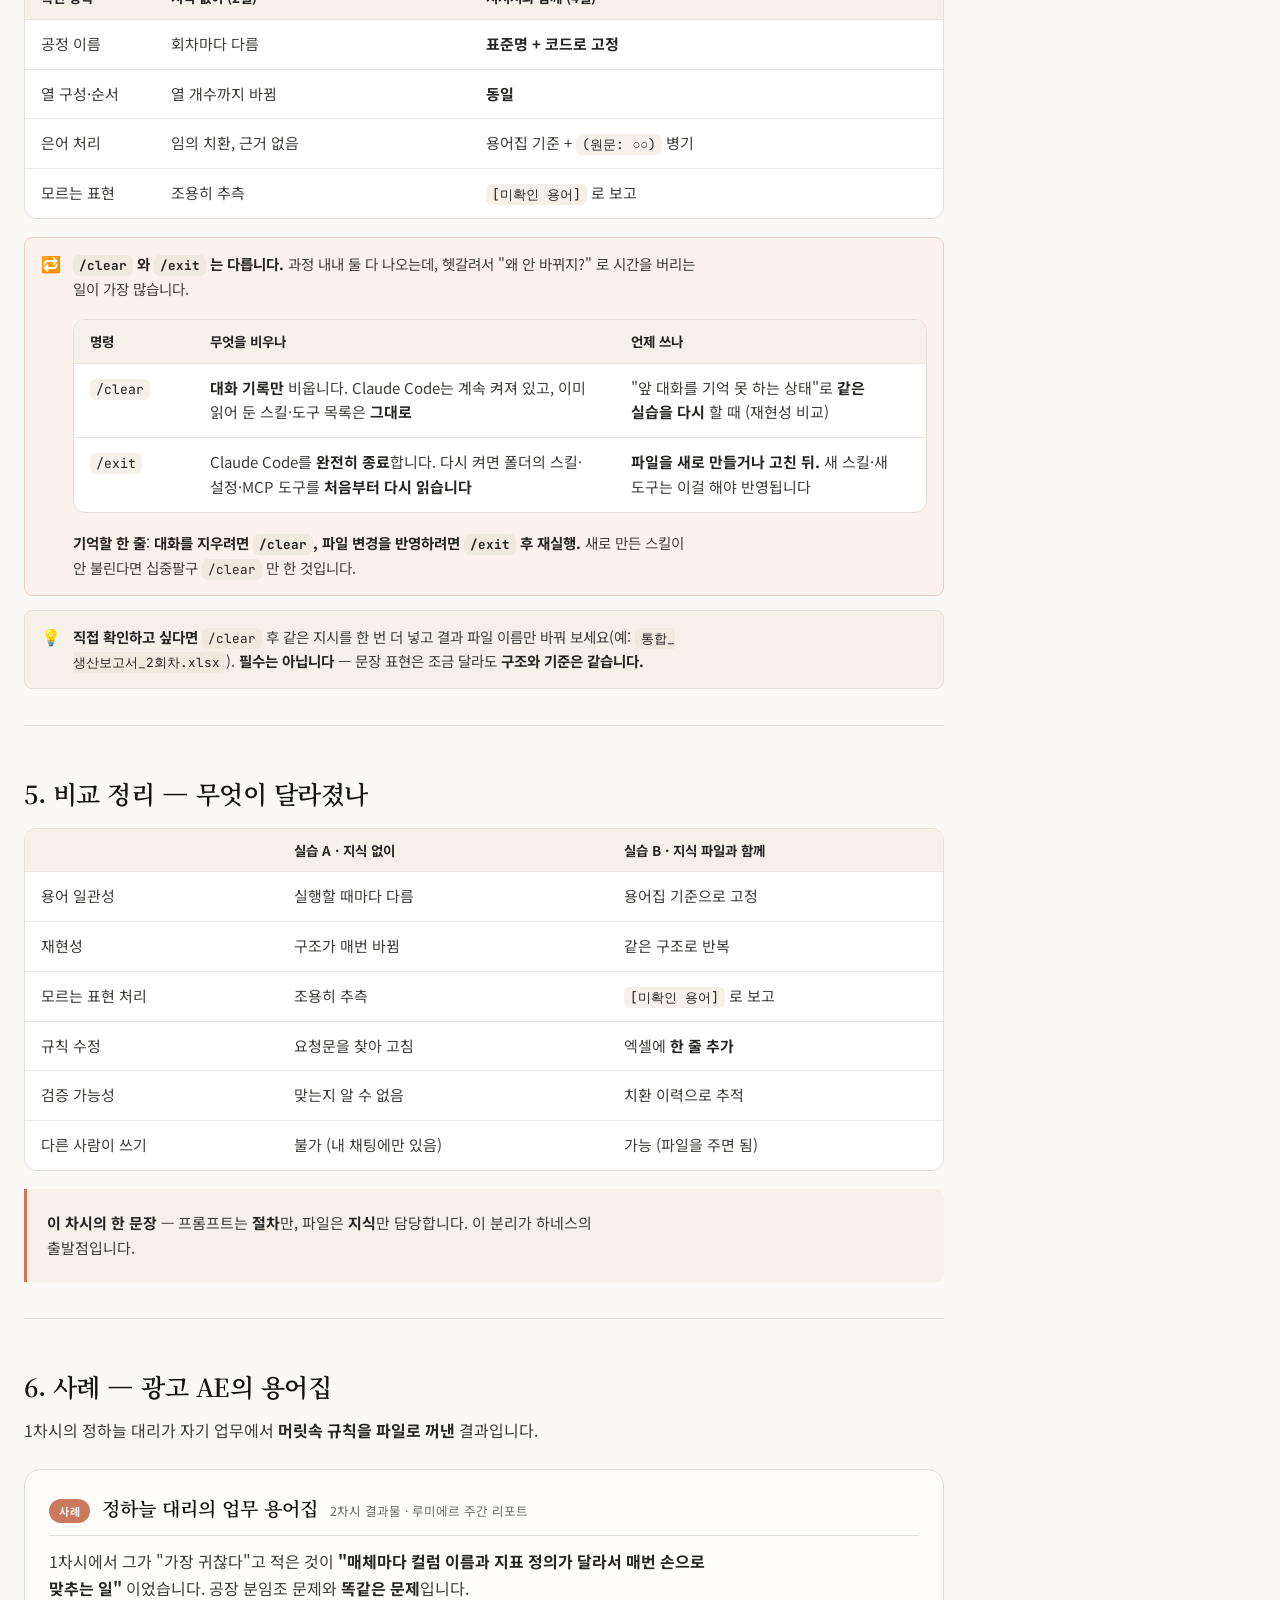
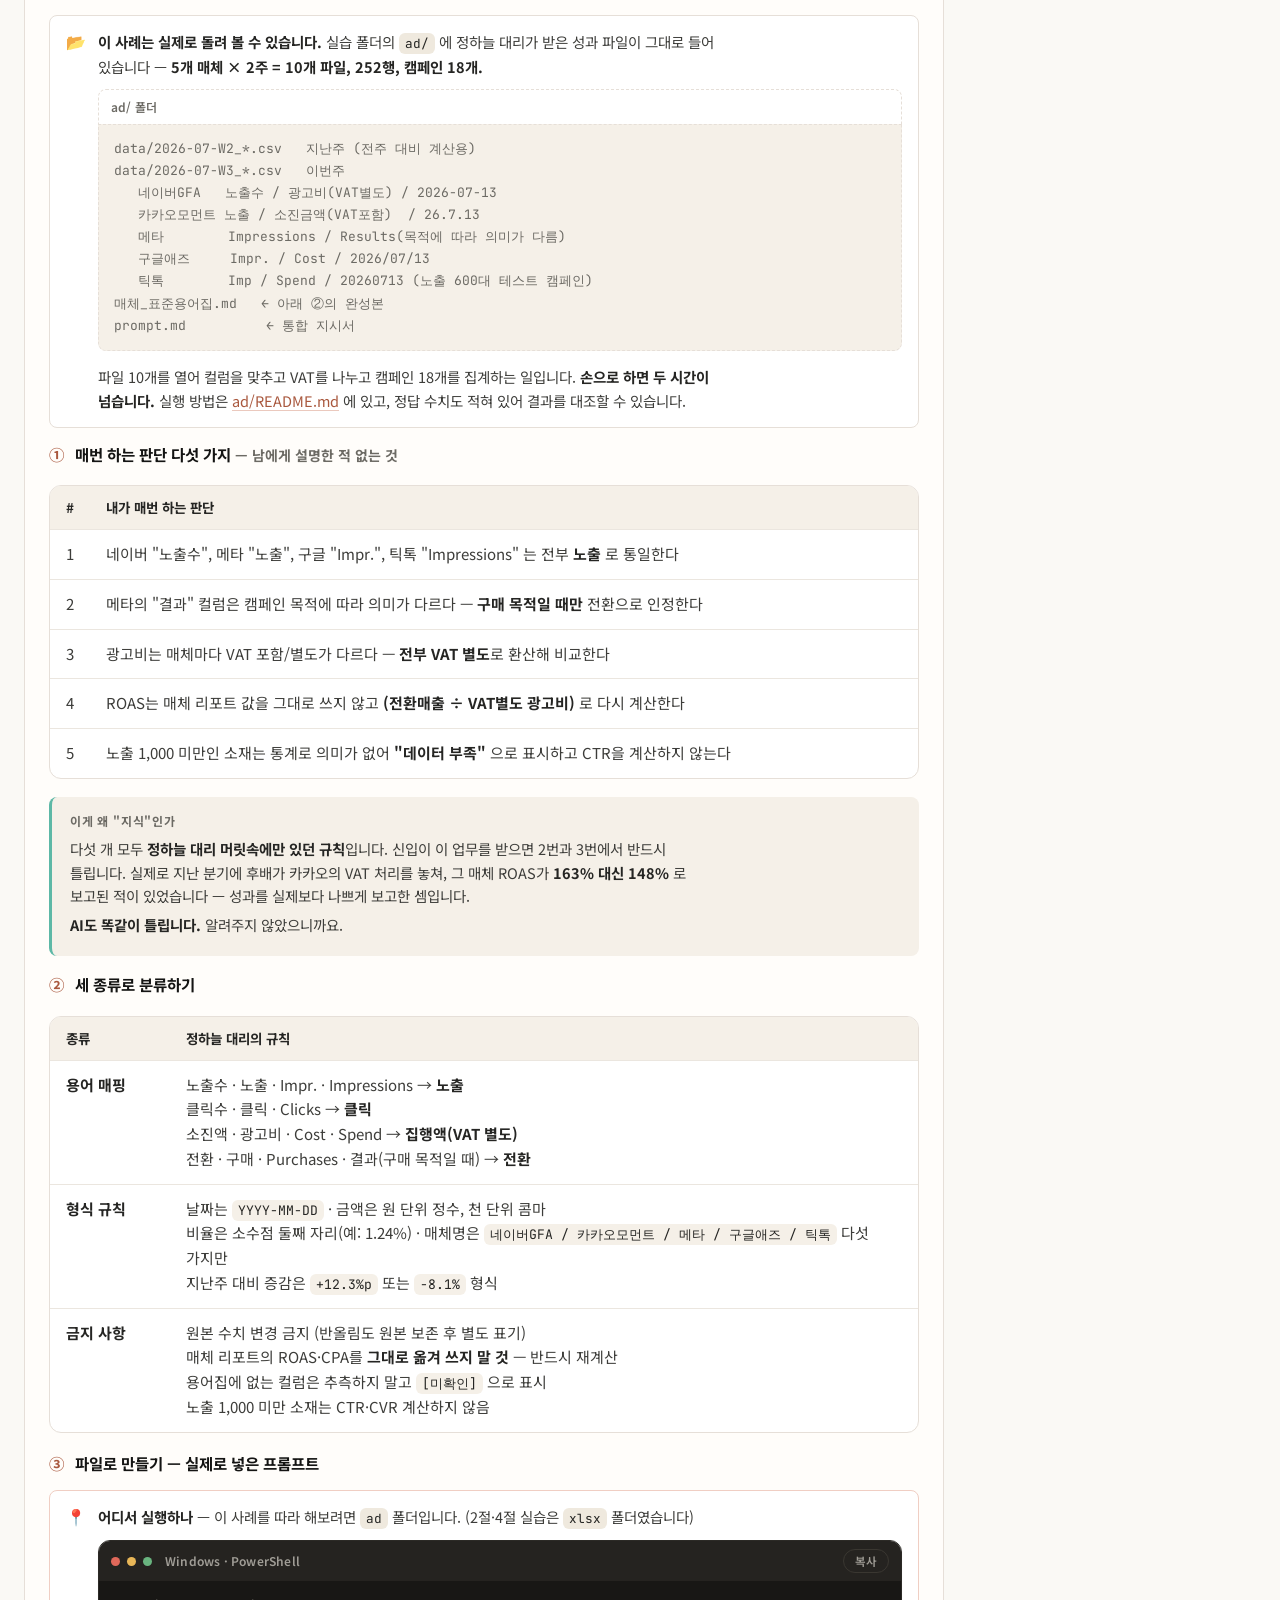
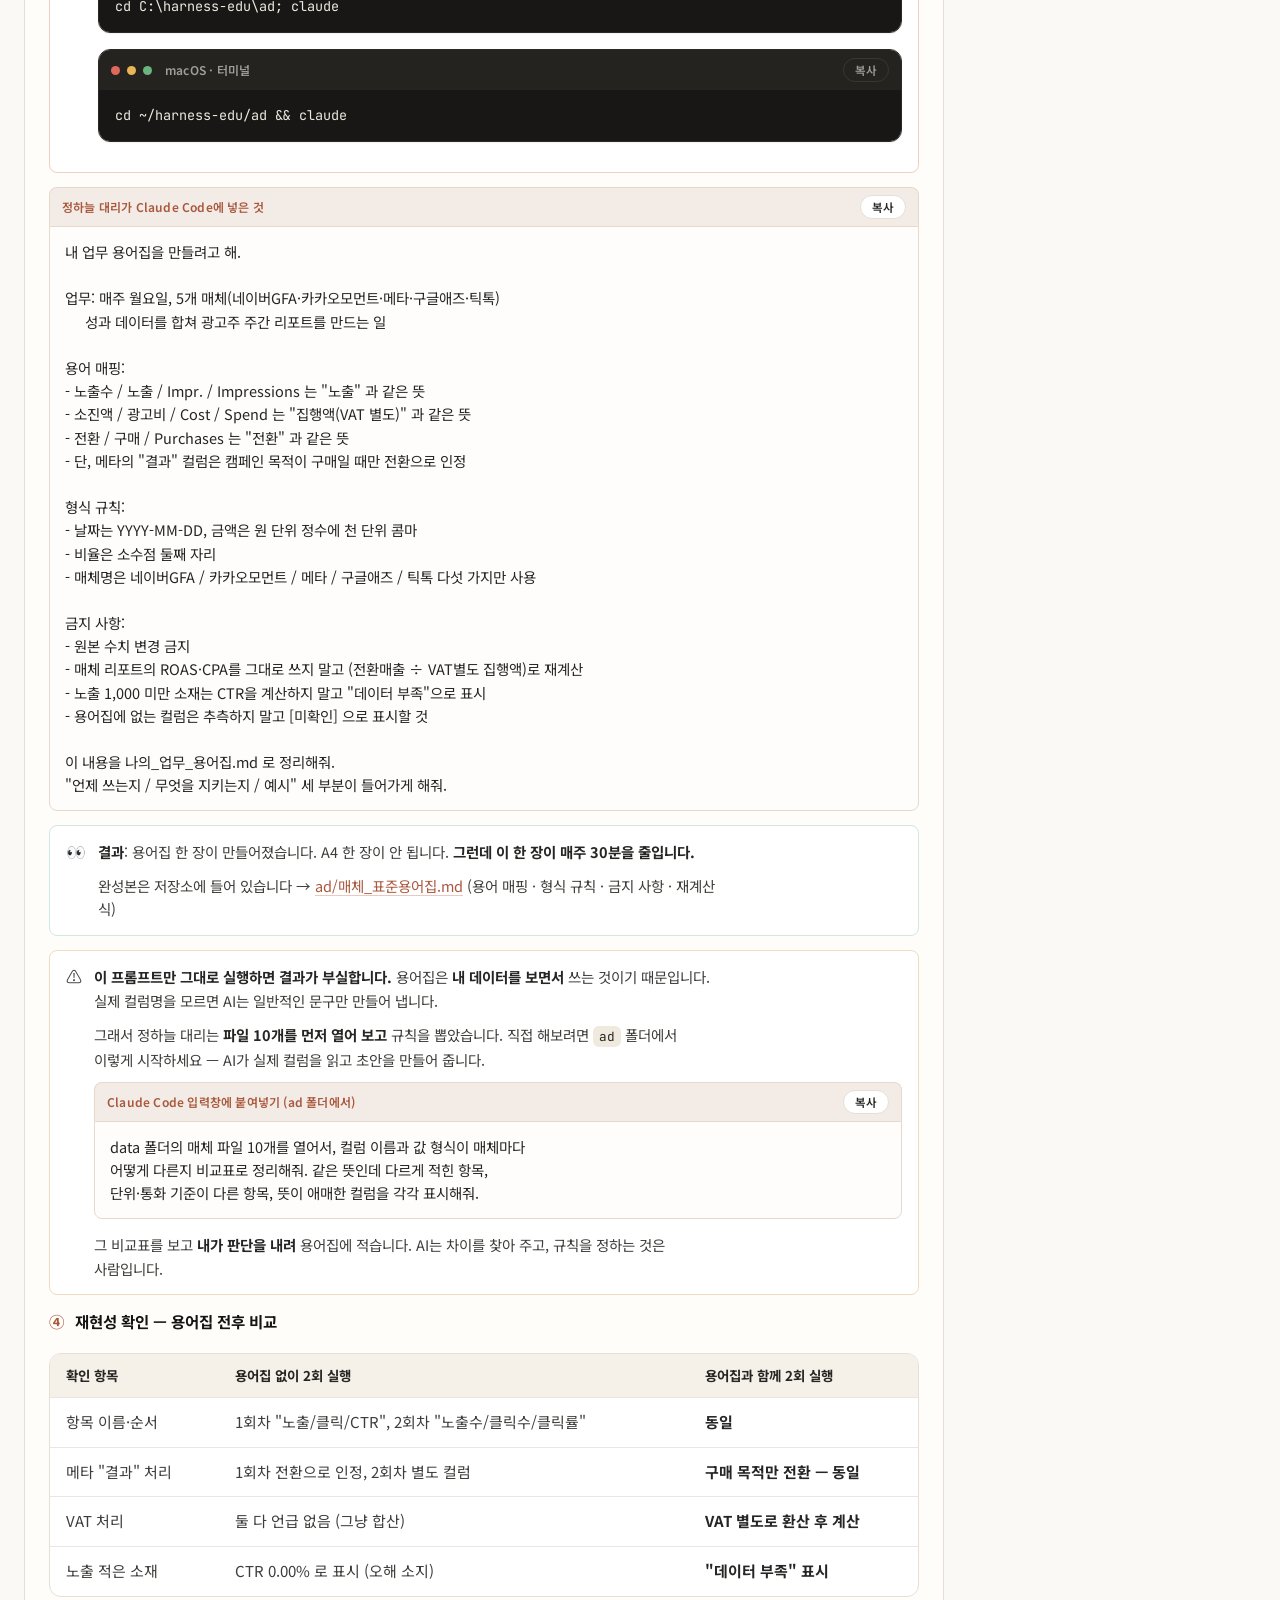
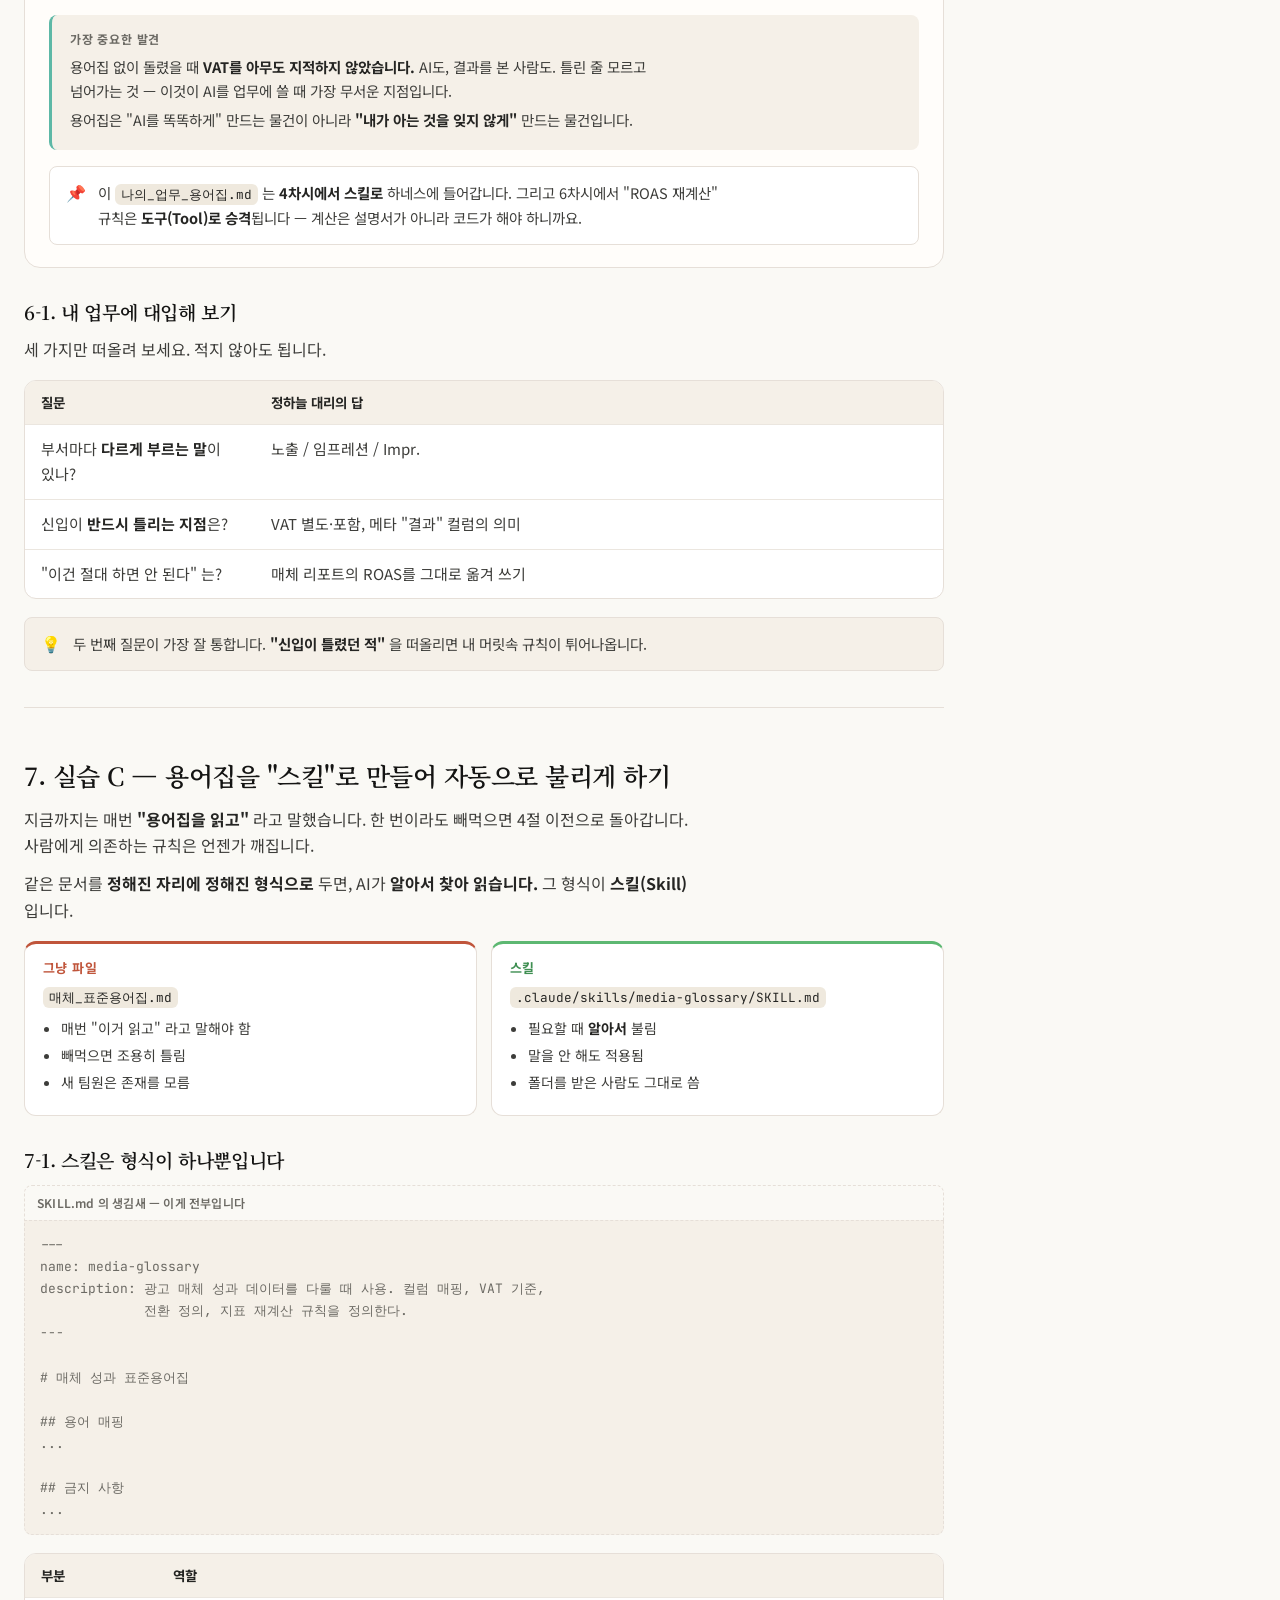
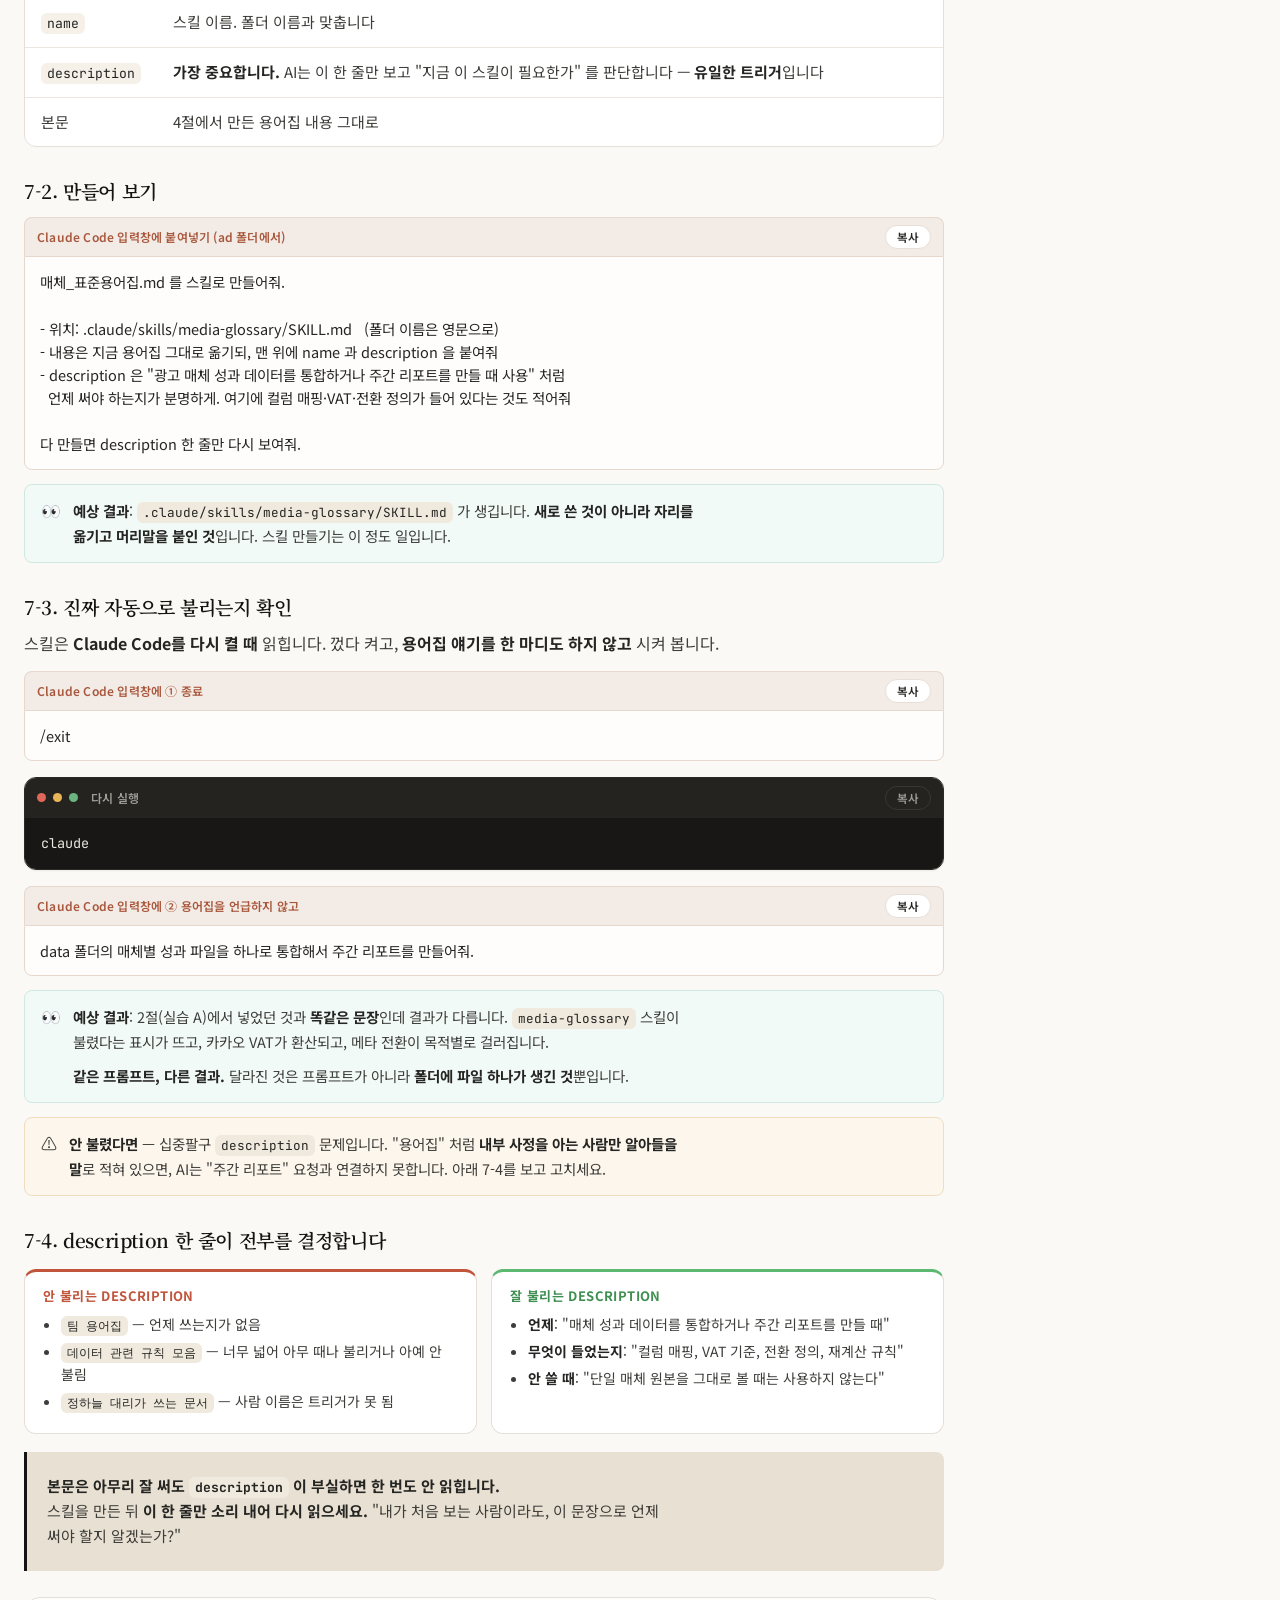
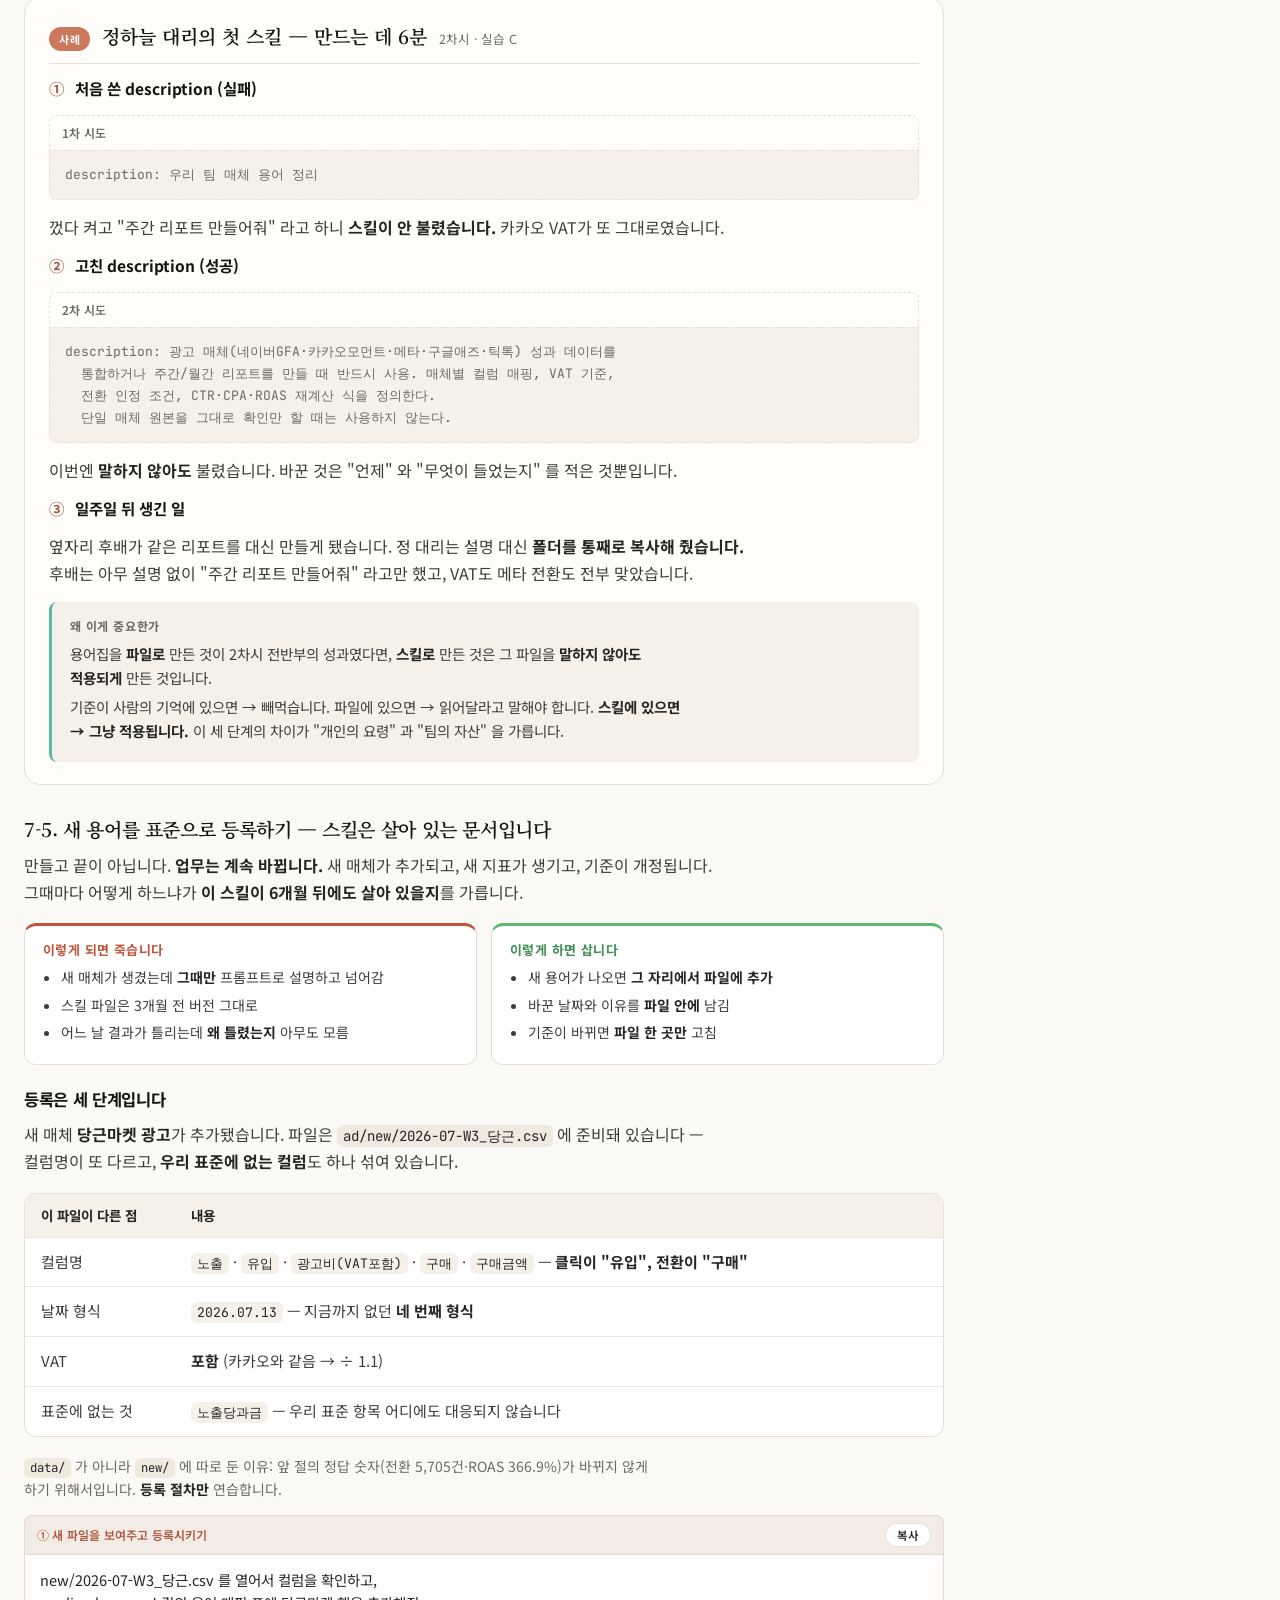
<file: docs/chapters/ch2.html>
<!doctype html>
<html lang="ko">
<head>
<meta charset="utf-8">
<meta name="viewport" content="width=device-width, initial-scale=1">
<title>2차시. 지식을 파일로 — 왜 매번 결과가 다른가 · harness-edu</title>
<meta name="description" content="용어·규칙을 프롬프트에서 파일로 꺼내면 결과가 어떻게 안정되는지 직접 비교합니다. 6개 분임조 생산보고서 표준화 실습.">
<link rel="icon" href="data:image/svg+xml,%3Csvg xmlns='http://www.w3.org/2000/svg' viewBox='0 0 24 24'%3E%3Crect width='24' height='24' fill='%23faf9f5'/%3E%3Cg fill='%23141413'%3E%3Crect x='11' y='1' width='2' height='22'/%3E%3Crect x='1' y='11' width='22' height='2'/%3E%3Crect x='3.8' y='3.8' width='2' height='16.4' transform='rotate(45 12 12)'/%3E%3Crect x='3.8' y='3.8' width='2' height='16.4' transform='rotate(-45 12 12)'/%3E%3C/g%3E%3C/svg%3E">
<link rel="preconnect" href="https://fonts.googleapis.com">
<link rel="preconnect" href="https://fonts.gstatic.com" crossorigin>
<link href="https://fonts.googleapis.com/css2?family=Fraunces:opsz,wght@9..144,400;9..144,600&family=Noto+Sans+KR:wght@400;500;700&family=Noto+Serif+KR:wght@500;600&family=JetBrains+Mono:wght@400;500&display=swap" rel="stylesheet">
<link rel="stylesheet" href="../assets/site.css">
</head>
<body data-page="ch2">
<a class="skip-link" href="#main">본문으로 건너뛰기</a>

<header class="topnav"><div class="wrap">
  <a class="brand" href="../index.html">
    <span class="spike" aria-hidden="true"><svg viewBox="0 0 24 24"><g fill="#141413"><rect x="11" y="1" width="2" height="22"/><rect x="1" y="11" width="22" height="2"/><rect x="3.8" y="3.8" width="2" height="16.4" transform="rotate(45 12 12)"/><rect x="3.8" y="3.8" width="2" height="16.4" transform="rotate(-45 12 12)"/></g></svg></span>
    <span class="brand-full">harness-edu</span>
  </a>
  <nav aria-label="주요 메뉴">
    <a href="../index.html">과정 홈</a>
    <a href="../index.html#curriculum" aria-current="page">커리큘럼</a>
    <a href="../install/index.html">설치가이드</a>
  </nav>
</div></header>

<div class="wrap page-head">
  <div class="eyebrow">2차시 · 교재 + 사례</div>
  <h1>지식을 파일로 — 왜 매번 결과가 다른가</h1>
  <p class="sub">1차시에서 본 &quot;같은 요청, 다른 결과&quot;의 원인을 찾고 없앱니다. 판단 기준을 <strong>프롬프트 밖 파일로</strong> 꺼내면 무엇이 달라지는지 직접 비교합니다.</p>
  <div class="meta">
    <span class="badge">2 / 7</span>
    <span>🧑‍💼 실무 사례</span>
    <span>🏭 제조 · 엑셀</span>
  </div>
</div>

<div class="wrap layout">
  <main id="main" class="main-col">
    <article class="prose">

<h2 id="준비할-것">이 차시에서 준비할 것</h2>

<div class="prep">
  <div class="prep-item"><b>선행</b><span><a href="ch1.html">1차시 · 나의 업무 지도</a> 완료</span></div>
  <div class="prep-item"><b>확인</b><span><code>/plugin</code> 목록에 <strong>document-skills</strong> 표시</span></div>
  <div class="prep-item"><b>실습 파일</b><span><code>xlsx/</code> (공장 데이터) · <code>ad/</code> (사례 데이터)</span></div>
  <div class="prep-item"><b>가져올 것</b><span>1차시 사례의 <strong>업무 카드</strong> (내 업무를 대입했다면 그것)</span></div>
</div>

<section class="callout callout-warn"><span class="callout-icon" aria-hidden="true">⚠️</span><div class="callout-body"><p>엑셀 파일을 읽으려면 <code>document-skills</code> 플러그인이 필요합니다. 설치가 안 되어 있으면 <a href="../install/setup-windows.html#3-8-harness-설치">설치가이드 3-8절</a>을 먼저 하세요.</p></div></section>

<hr>

<h2 id="처음-나오는-말">이 차시에서 처음 나오는 말</h2>

<div class="terms"><dl>
  <dt>스킬 (Skill)</dt><dd><strong>AI가 읽는 설명서</strong>. 판단 기준·용어·작성 규칙을 담은 문서로, 프롬프트와 달리 <strong>파일로 남아 재사용</strong>됩니다.</dd>
  <dt>지식의 외부화</dt><dd>규칙을 프롬프트 안에 적지 않고 <strong>바깥 파일로 빼두는 것</strong>. 규칙이 바뀌어도 지시문은 그대로 씁니다.</dd>
  <dt>재현성</dt><dd>같은 입력에 <strong>같은 구조의 결과</strong>가 나오는 성질. 업무에서 AI가 쓸 만해지는 기준선입니다.</dd>
  <dt>에스컬레이션</dt><dd>AI가 모르는 것을 <strong>추측하지 않고 사람에게 넘기는 것</strong>. 이 차시에서는 <code>[미확인 용어]</code> 로 처리합니다.</dd>
</dl></div>

<hr>

<h2 id="배우는-것">이 차시에서 배우는 것</h2>

<ul class="goals">
  <li>결과가 매번 달라지는 <strong>원인</strong>을 지목할 수 있다 — 기준이 AI 머릿속에만 있기 때문</li>
  <li>같은 일을 <strong>지식 없이 / 지식 파일과 함께</strong> 두 번 시켜 차이를 직접 확인한다</li>
  <li>내 업무의 판단 규칙을 <strong>용어집 파일 한 장</strong>으로 뽑아낸다</li>
</ul>

<hr>

<h2 id="문제-상황">1. 문제 상황 — 같은 양식, 다른 언어</h2>

<p>냉장고 공장(가상)의 6개 분임조가 매일 생산보고서를 씁니다. <strong>양식은 똑같습니다.</strong> 6개 공정 × (계획/생산/양품/불량/불량률/가동/비가동/비고). 그런데 <strong>쓰는 말이 전부 다릅니다.</strong></p>

<div class="table-wrap"><table>
<thead><tr><th>분임조</th><th>라인</th><th>언어 특성</th><th>실제 표현</th></tr></thead>
<tbody>
<tr><td>한마음조</td><td>A</td><td>표준에 가까운 정석체</td><td>캐비닛 프레스, 불량, 비가동</td></tr>
<tr><td>불꽃조</td><td>B</td><td>현장 은어 + 일본어 잔재</td><td><strong>빵꾸, 데나오시, 가타, 시마이 검사, 빠킹</strong></td></tr>
<tr><td>새벽조</td><td>C</td><td>영어 혼용</td><td>NG, Comp&#39; Ass&#39;y, L/S, Down Time</td></tr>
<tr><td>장인조</td><td>D</td><td>축약 한자어 행정체</td><td>냉시조립, 검포, 적요, 특기사항 무</td></tr>
<tr><td>으뜸조</td><td>E</td><td>구어체</td><td>&quot;폼 쏘는 데&quot;, &quot;라인 선 시간&quot;, &quot;불량난거&quot;</td></tr>
<tr><td>미래조</td><td>F</td><td>KPI 약어</td><td>ACT, Loss율, U/T, D/T, Die C/O</td></tr>
</tbody></table></div>

<p>날짜도 <code>2026-07-02</code> / <code>26.7.2</code> / <code>20260702</code> 세 가지, 합계도 <code>합계 / 토탈 / 계 / TTL</code> 네 가지로 씁니다.</p>

<blockquote>
  <p><strong>왜 이 문제가 AI에게 딱 맞나</strong>: 사람이 취합하면 매일 반복되는 단순 노동이고, 엑셀 함수나 프로그램으로 짜기엔 <strong>표현의 변형이 너무 다양</strong>합니다. &quot;빵꾸&quot;와 &quot;NG&quot;와 &quot;불량난거&quot;가 같은 뜻임을 아는 것 — 이런 <strong>의미 기반 정리</strong>가 AI가 가장 잘하는 일입니다.</p>
  <p>여러분 업무에도 같은 문제가 있을 겁니다. 팀마다 다른 항목명, 사람마다 다른 표기, 문서마다 다른 형식.</p>
</blockquote>

<hr>

<h2 id="실습-a">2. 실습 A — 지식 없이 그냥 시켜 보기</h2>

<p>먼저 <strong>규칙을 주지 않고</strong> 시켜 봅니다. 실습 폴더의 <code>xlsx</code> 안에서 Claude Code를 실행합니다.</p>

<div class="code-card is-term"><div class="terminal"><div class="terminal-bar"><i></i><i></i><i></i><span>Windows · PowerShell</span><button type="button" class="copy-btn" data-copy>복사</button></div><div class="terminal-body"><pre>cd C:\harness-edu\xlsx; claude</pre></div></div></div>

<div class="code-card is-term"><div class="terminal"><div class="terminal-bar"><i></i><i></i><i></i><span>macOS · 터미널</span><button type="button" class="copy-btn" data-copy>복사</button></div><div class="terminal-body"><pre>cd ~/harness-edu/xlsx &amp;&amp; claude</pre></div></div></div>

<div class="code-card is-prompt"><div class="code-bar"><span class="code-label">Claude Code 입력창에 붙여넣기</span><button type="button" class="copy-btn" data-copy>복사</button></div><pre>이 폴더의 생산보고서 6개를 하나로 통합해줘.</pre></div>

<section class="callout callout-expect"><span class="callout-icon" aria-hidden="true">👀</span><div class="callout-body"><p><strong>예상 결과</strong>: 통합 표가 나옵니다. 꽤 그럴듯합니다. 그런데 자세히 보면 — <strong>AI가 용어를 자기 마음대로 통일</strong>했습니다. &quot;빵꾸&quot;를 &quot;불량&quot;으로 바꾼 근거도, 공정명을 무엇으로 정할지도 <strong>그 순간 AI가 정한 것</strong>입니다.</p></div></section>

<p>이제 대화를 비우고 <strong>똑같은 요청</strong>을 다시 합니다.</p>

<div class="code-card is-prompt"><div class="code-bar"><span class="code-label">Claude Code 입력창 — 대화 비우기</span><button type="button" class="copy-btn" data-copy>복사</button></div><pre>/clear</pre></div>

<div class="code-card is-prompt"><div class="code-bar"><span class="code-label">Claude Code 입력창 — 2회차</span><button type="button" class="copy-btn" data-copy>복사</button></div><pre>이 폴더의 생산보고서 6개를 하나로 통합해줘.</pre></div>

<section class="callout callout-tip"><span class="callout-icon" aria-hidden="true">🔎</span><div class="callout-body">
<p><strong>관찰 포인트 — 무엇이 달라졌는지 세 곳만 확인하세요</strong></p>
<ol>
<li><strong>공정 이름</strong>: 1회차와 같은 이름으로 통일되었나요?</li>
<li><strong>열 구성과 순서</strong>: 같은 열이 같은 자리에 있나요?</li>
<li><strong>은어 처리</strong>: &quot;데나오시&quot;, &quot;L/S&quot; 같은 말을 두 번 다 같은 방식으로 처리했나요?</li>
</ol>
</div></section>

<p>대개 <strong>셋 다 다릅니다.</strong> AI가 잘못한 것이 아닙니다 — <strong>우리가 기준을 주지 않았습니다.</strong></p>

<hr>

<h2 id="개념">3. 개념 익히기 — 기준을 어디에 둘 것인가</h2>

<h3 id="3-1-프롬프트에-뭉치면">3-1. 프롬프트에 다 적으면 되지 않나요?</h3>

<p>물론 됩니다. &quot;빵꾸는 불량으로, 데나오시는 재작업으로…&quot; 를 요청문에 다 적으면 결과는 좋아집니다. 문제는 그 다음입니다.</p>

<div class="vs">
  <div class="bad">
    <h4>규칙을 요청문에 적으면</h4>
    <ul>
      <li>요청문이 A4 두 장이 됩니다. 매번 붙여넣어야 합니다</li>
      <li>새 은어가 생기면 그 긴 요청문을 찾아 고쳐야 합니다</li>
      <li>어제 쓴 것과 오늘 쓴 것이 <strong>같은지 확인할 방법이 없습니다</strong></li>
      <li>현장 반장님은 그 요청문을 고칠 수 없습니다</li>
    </ul>
  </div>
  <div class="good">
    <h4>규칙을 파일로 빼면</h4>
    <ul>
      <li>요청문은 짧아집니다 — <strong>&quot;절차&quot;만 남습니다</strong></li>
      <li>새 은어는 <strong>파일에 한 줄 추가</strong>로 끝납니다</li>
      <li>파일이 곧 기준입니다. 누가 봐도 같습니다</li>
      <li>현장 반장님이 엑셀에서 직접 고칠 수 있습니다</li>
    </ul>
  </div>
</div>

<blockquote class="rule">
  <p><strong>하네스 4원리 중 두 가지</strong><br>
  <strong>① 역할 분리</strong> — &quot;무엇을(스펙) · 누가(에이전트) · 어떻게(스킬)&quot; 를 한 덩어리로 뭉치지 않습니다.<br>
  <strong>② 지식의 외부화</strong> — 매핑 규칙·도메인 지식·표준 양식은 프롬프트가 아니라 <strong>파일</strong>에 둡니다. 지식이 바뀌어도 절차는 그대로입니다.</p>
</blockquote>

<h3 id="3-2-스킬이란">3-2. 스킬(Skill) — AI가 읽는 설명서</h3>

<p>이렇게 밖으로 뺀 지식 파일을 이 과정에서는 <strong>스킬</strong>이라고 부릅니다. 이번 실습의 스킬은 엑셀 파일 하나입니다.</p>

<div class="table-wrap"><table>
<thead><tr><th><code>공정_표준용어집.xlsx</code> 시트</th><th>담긴 지식</th></tr></thead>
<tbody>
<tr><td><strong>공정용어</strong></td><td>표준 공정명 6개 + 공정코드(P10~P60) + 은어 매핑</td></tr>
<tr><td><strong>관리항목용어</strong></td><td>계획수량·불량률·재작업 등 18개 항목의 동의어와 표기 규칙</td></tr>
<tr><td><strong>표준양식정의</strong></td><td>열 순서, 날짜 형식, 문체 규칙, 은어 처리 원칙 등 12개 작성 규칙</td></tr>
</tbody></table></div>

<p><strong>좋은 설명서의 3요소</strong> — 내 업무 용어집을 만들 때도 이 세 가지가 들어가야 합니다.</p>

<div class="table-wrap"><table>
<thead><tr><th>요소</th><th>뜻</th><th>이번 용어집에서</th></tr></thead>
<tbody>
<tr><td><strong>언제 쓰는가</strong></td><td>이 규칙이 적용되는 상황</td><td>&quot;생산보고서를 통합할 때&quot;</td></tr>
<tr><td><strong>무엇을 지키는가</strong></td><td>바꿔도 되는 것과 안 되는 것</td><td>&quot;표현은 바꾸되 <strong>숫자는 절대 불변</strong>&quot;</td></tr>
<tr><td><strong>예시</strong></td><td>애매할 때 판단 기준이 되는 실제 사례</td><td>&quot;빵꾸 → 불량&quot; 같은 매핑 행</td></tr>
</tbody></table></div>

<h3 id="3-3-모르면-멈춰라">3-3. &quot;모르면 멈춰라&quot; — 가장 중요한 규칙 하나</h3>

<p>용어집에 없는 말이 나오면 어떻게 할까요? AI는 기본적으로 <strong>그럴듯하게 추측</strong>합니다. 그리고 그 추측이 데이터에 섞여 들어가면 나중에 찾아내기 어렵습니다.</p>

<p>그래서 이 실습의 지시서에는 이런 규칙이 들어 있습니다.</p>

<div class="code-card is-out"><div class="code-bar"><span class="code-label">지시서에 들어 있는 안전장치</span></div><pre>용어집에 없는 표현은 임의로 해석하지 말고
[미확인 용어] 목록으로 별도 보고</pre></div>

<section class="callout callout-tip"><span class="callout-icon" aria-hidden="true">🔎</span><div class="callout-body"><p><strong>기억할 문장</strong>: 자율성이 높은 AI일수록 <strong>&quot;모를 때 빠져나갈 출구&quot;</strong> 를 만들어 주어야 합니다. 이 출구가 없으면 AI는 반드시 무언가를 지어냅니다. 여러분이 만들 모든 지시서에 이 규칙 한 줄을 넣으세요.</p></div></section>

<hr>

<h2 id="실습-b">4. 실습 B — 지식을 주고 다시 시키기</h2>

<p>이번에는 용어집과 지시서를 함께 씁니다. 지시서는 이미 <code>xlsx/prompt.md</code> 에 들어 있으니, <strong>AI에게 그 파일을 읽고 수행하라</strong>고 하면 됩니다.</p>

<div class="code-card is-prompt"><div class="code-bar"><span class="code-label">Claude Code 입력창 — 대화 비우고 시작</span><button type="button" class="copy-btn" data-copy>복사</button></div><pre>/clear</pre></div>

<div class="code-card is-prompt"><div class="code-bar"><span class="code-label">Claude Code 입력창에 붙여넣기</span><button type="button" class="copy-btn" data-copy>복사</button></div><pre>이 폴더의 prompt.md 를 읽고, 거기 적힌 절차대로 수행해줘.</pre></div>

<p>지시서에는 다음 5단계가 <strong>순서대로</strong> 적혀 있습니다. 실행되는 동안 화면에서 이 순서가 지켜지는지 보세요.</p>

<div class="table-wrap"><table>
<thead><tr><th>단계</th><th>하는 일</th></tr></thead>
<tbody>
<tr><td>① 용어집 로드</td><td>3개 시트를 <strong>먼저</strong> 읽어 치환 규칙과 표준 양식을 파악</td></tr>
<tr><td>② 보고서 파싱</td><td>헤더 이름이 달라도 동의어 매핑으로 표준 항목에 대응</td></tr>
<tr><td>③ 용어 정규화</td><td>공정명은 표준명 + 코드로, 은어는 표준용어로. 손실 우려 시 <code>(원문: ○○)</code> 병기</td></tr>
<tr><td>④ 문체 통일</td><td>개조식 평서체(&quot;~함&quot;, &quot;~발생&quot;)로. 조치 필요 항목엔 <code>[조치요청]</code></td></tr>
<tr><td>⑤ 검증</td><td>양품+불량=생산수량 확인, 불일치 시 원본 유지 + <code>[데이터 이상]</code> 표시</td></tr>
</tbody></table></div>

<section class="callout callout-expect"><span class="callout-icon" aria-hidden="true">👀</span><div class="callout-body">
<p><strong>예상 결과</strong>: <code>통합_생산보고서.xlsx</code> 파일이 생성되고, 시트 3개가 들어 있습니다.</p>
<div class="code-card is-out"><div class="code-bar"><span class="code-label">예상 산출물 구조</span></div><pre>통합_생산보고서.xlsx
├ 라인별 표준보고   6개 라인 × 6개 공정, 합계·불량률은 엑셀 수식
├ 전사 집계        공정코드별 크로스탭 (공정 × 라인)
└ 이슈 요약        [조치요청] / [데이터 이상] / [미확인 용어] 분류
</pre></div>
<p>답변 끝에 <strong>치환 이력</strong>(어느 조의 어떤 표현을 무엇으로 바꿨는지)도 함께 보고됩니다.</p>
</div></section>

<section class="callout callout-warn"><span class="callout-icon" aria-hidden="true">⚠️</span><div class="callout-body"><p><strong>이렇게 나오면 오류</strong>: 엑셀을 못 읽는다고 하면 <code>document-skills</code> 플러그인 문제입니다 (<a href="../install/setup-windows.html#3-8-harness-설치">설치가이드 3-8절</a>). 파일이 없다고 하면 <code>xlsx</code> 폴더가 아닌 곳에서 실행한 것입니다 — <code>/exit</code> 후 2절의 <code>cd</code> 명령으로 다시 들어가세요.</p></div></section>

<h3 id="4-2-검수">4-2. 결과 검수 — 눈으로 확인할 6가지</h3>

<p>AI가 만들었다고 그대로 쓰지 않습니다. <strong>검수도 실습의 일부</strong>입니다.</p>

<ul class="checklist">
<li>6개 공정명이 모두 표준용어 + 공정코드(P10~P60)로 통일되었는가</li>
<li>은어(빵꾸·데나오시·콤프 등)가 표준용어로 치환되었는가 — 손실 우려 시 <code>(원문: ○○)</code> 병기</li>
<li><strong>숫자가 원본과 100% 같은가</strong> (표현만 바뀌고 수치는 불변)</li>
<li>양품 + 불량 = 생산수량 크로스체크를 했는가</li>
<li>합계·불량률이 <strong>엑셀 수식</strong>으로 들어갔는가 (값만 박혀 있지 않은가)</li>
<li>치환 이력이 보고되었는가 — 나중에 추적할 수 있어야 합니다</li>
</ul>

<section class="callout callout-tip"><span class="callout-icon" aria-hidden="true">🔎</span><div class="callout-body"><p><strong>가장 중요한 항목은 세 번째입니다.</strong> AI가 표를 예쁘게 만들면서 숫자를 &quot;정리&quot;해 버리면 그 보고서는 못 씁니다. 그래서 지시서에 <strong>&quot;수치는 절대 변경하지 마세요&quot;</strong> 가 명시되어 있습니다. 여러분의 지시서에도 <strong>바꾸면 안 되는 것</strong>을 반드시 적으세요.</p></div></section>

<h3 id="4-3-재현성-확인">4-3. 재현성 — 두 번 돌리면 같은가</h3>

<p>2절에서 지식 없이 두 번 돌렸을 때 결과가 흔들리는 것을 이미 보셨습니다. <strong>같은 비교를 지시서와 함께 했을 때</strong>가 이렇습니다.</p>

<div class="table-wrap"><table>
<thead><tr><th style="width:130px">확인 항목</th><th>지식 없이 (2절)</th><th>지시서와 함께 (4절)</th></tr></thead>
<tbody>
<tr><td>공정 이름</td><td>회차마다 다름</td><td><strong>표준명 + 코드로 고정</strong></td></tr>
<tr><td>열 구성·순서</td><td>열 개수까지 바뀜</td><td><strong>동일</strong></td></tr>
<tr><td>은어 처리</td><td>임의 치환, 근거 없음</td><td>용어집 기준 + <code>(원문: ○○)</code> 병기</td></tr>
<tr><td>모르는 표현</td><td>조용히 추측</td><td><code>[미확인 용어]</code> 로 보고</td></tr>
</tbody></table></div>

<section class="callout callout-stop"><span class="callout-icon" aria-hidden="true">🔁</span><div class="callout-body">
<p><strong><code>/clear</code> 와 <code>/exit</code> 는 다릅니다.</strong> 과정 내내 둘 다 나오는데, 헷갈려서 &quot;왜 안 바뀌지?&quot; 로 시간을 버리는 일이 가장 많습니다.</p>
<div class="table-wrap"><table>
<thead><tr><th style="width:120px">명령</th><th>무엇을 비우나</th><th>언제 쓰나</th></tr></thead>
<tbody>
<tr><td><code>/clear</code></td><td><strong>대화 기록만</strong> 비웁니다. Claude Code는 계속 켜져 있고, 이미 읽어 둔 스킬·도구 목록은 <strong>그대로</strong></td><td>&quot;앞 대화를 기억 못 하는 상태&quot;로 <strong>같은 실습을 다시</strong> 할 때 (재현성 비교)</td></tr>
<tr><td><code>/exit</code></td><td>Claude Code를 <strong>완전히 종료</strong>합니다. 다시 켜면 폴더의 스킬·설정·MCP 도구를 <strong>처음부터 다시 읽습니다</strong></td><td><strong>파일을 새로 만들거나 고친 뒤.</strong> 새 스킬·새 도구는 이걸 해야 반영됩니다</td></tr>
</tbody></table></div>
<p><strong>기억할 한 줄</strong>: <strong>대화를 지우려면 <code>/clear</code>, 파일 변경을 반영하려면 <code>/exit</code> 후 재실행.</strong> 새로 만든 스킬이 안 불린다면 십중팔구 <code>/clear</code> 만 한 것입니다.</p>
</div></section>

<section class="callout callout-tip"><span class="callout-icon" aria-hidden="true">💡</span><div class="callout-body"><p><strong>직접 확인하고 싶다면</strong> <code>/clear</code> 후 같은 지시를 한 번 더 넣고 결과 파일 이름만 바꿔 보세요(예: <code>통합_생산보고서_2회차.xlsx</code>). <strong>필수는 아닙니다</strong> — 문장 표현은 조금 달라도 <strong>구조와 기준은 같습니다.</strong></p></div></section>

<hr>

<h2 id="비교-정리">5. 비교 정리 — 무엇이 달라졌나</h2>

<div class="table-wrap"><table>
<thead><tr><th></th><th>실습 A · 지식 없이</th><th>실습 B · 지식 파일과 함께</th></tr></thead>
<tbody>
<tr><td>용어 일관성</td><td>실행할 때마다 다름</td><td>용어집 기준으로 고정</td></tr>
<tr><td>재현성</td><td>구조가 매번 바뀜</td><td>같은 구조로 반복</td></tr>
<tr><td>모르는 표현 처리</td><td>조용히 추측</td><td><code>[미확인 용어]</code> 로 보고</td></tr>
<tr><td>규칙 수정</td><td>요청문을 찾아 고침</td><td>엑셀에 <strong>한 줄 추가</strong></td></tr>
<tr><td>검증 가능성</td><td>맞는지 알 수 없음</td><td>치환 이력으로 추적</td></tr>
<tr><td>다른 사람이 쓰기</td><td>불가 (내 채팅에만 있음)</td><td>가능 (파일을 주면 됨)</td></tr>
</tbody></table></div>

<blockquote>
  <p><strong>이 차시의 한 문장</strong> — 프롬프트는 <strong>절차</strong>만, 파일은 <strong>지식</strong>만 담당합니다. 이 분리가 하네스의 출발점입니다.</p>
</blockquote>

<hr>

<h2 id="실습지">6. 사례 — 광고 AE의 용어집</h2>

<p>1차시의 정하늘 대리가 자기 업무에서 <strong>머릿속 규칙을 파일로 꺼낸</strong> 결과입니다.</p>

<div class="case">
  <div class="case-head">
    <span class="tag-case">사례</span>
    <strong>정하늘 대리의 업무 용어집</strong>
    <span>2차시 결과물 · 루미에르 주간 리포트</span>
  </div>

  <p>1차시에서 그가 &quot;가장 귀찮다&quot;고 적은 것이 <strong>&quot;매체마다 컬럼 이름과 지표 정의가 달라서 매번 손으로 맞추는 일&quot;</strong> 이었습니다. 공장 분임조 문제와 <strong>똑같은 문제</strong>입니다.</p>

  <section class="callout callout-tip"><span class="callout-icon" aria-hidden="true">📂</span><div class="callout-body">
<p><strong>이 사례는 실제로 돌려 볼 수 있습니다.</strong> 실습 폴더의 <code>ad/</code> 에 정하늘 대리가 받은 성과 파일이 그대로 들어 있습니다 — <strong>5개 매체 × 2주 = 10개 파일, 252행, 캠페인 18개.</strong></p>
<div class="code-card is-out"><div class="code-bar"><span class="code-label">ad/ 폴더</span></div><pre>data/2026-07-W2_*.csv   지난주 (전주 대비 계산용)
data/2026-07-W3_*.csv   이번주
   네이버GFA   노출수 / 광고비(VAT별도) / 2026-07-13
   카카오모먼트 노출 / 소진금액(VAT포함)  / 26.7.13
   메타        Impressions / Results(목적에 따라 의미가 다름)
   구글애즈     Impr. / Cost / 2026/07/13
   틱톡        Imp / Spend / 20260713 (노출 600대 테스트 캠페인)
매체_표준용어집.md   ← 아래 ②의 완성본
prompt.md          ← 통합 지시서</pre></div>
<p>파일 10개를 열어 컬럼을 맞추고 VAT를 나누고 캠페인 18개를 집계하는 일입니다. <strong>손으로 하면 두 시간이 넘습니다.</strong> 실행 방법은 <a href="https://github.com/namojo/harness-edu/blob/main/ad/README.md" target="_blank" rel="noopener">ad/README.md</a> 에 있고, 정답 수치도 적혀 있어 결과를 대조할 수 있습니다.</p>
</div></section>

  <p class="case-step"><em>①</em> 매번 하는 판단 다섯 가지 <span class="muted">— 남에게 설명한 적 없는 것</span></p>

  <div class="table-wrap"><table>
    <thead><tr><th style="width:34px">#</th><th>내가 매번 하는 판단</th></tr></thead>
    <tbody>
      <tr><td>1</td><td>네이버 &quot;노출수&quot;, 메타 &quot;노출&quot;, 구글 &quot;Impr.&quot;, 틱톡 &quot;Impressions&quot; 는 전부 <strong>노출</strong> 로 통일한다</td></tr>
      <tr><td>2</td><td>메타의 &quot;결과&quot; 컬럼은 캠페인 목적에 따라 의미가 다르다 — <strong>구매 목적일 때만</strong> 전환으로 인정한다</td></tr>
      <tr><td>3</td><td>광고비는 매체마다 VAT 포함/별도가 다르다 — <strong>전부 VAT 별도</strong>로 환산해 비교한다</td></tr>
      <tr><td>4</td><td>ROAS는 매체 리포트 값을 그대로 쓰지 않고 <strong>(전환매출 ÷ VAT별도 광고비)</strong> 로 다시 계산한다</td></tr>
      <tr><td>5</td><td>노출 1,000 미만인 소재는 통계로 의미가 없어 <strong>&quot;데이터 부족&quot;</strong> 으로 표시하고 CTR을 계산하지 않는다</td></tr>
    </tbody>
  </table></div>

  <div class="why">
    <b>이게 왜 &quot;지식&quot;인가</b>
    <p>다섯 개 모두 <strong>정하늘 대리 머릿속에만 있던 규칙</strong>입니다. 신입이 이 업무를 받으면 2번과 3번에서 반드시 틀립니다. 실제로 지난 분기에 후배가 카카오의 VAT 처리를 놓쳐, 그 매체 ROAS가 <strong>163% 대신 148%</strong> 로 보고된 적이 있었습니다 — 성과를 실제보다 나쁘게 보고한 셈입니다.</p>
    <p><strong>AI도 똑같이 틀립니다.</strong> 알려주지 않았으니까요.</p>
  </div>

  <p class="case-step"><em>②</em> 세 종류로 분류하기</p>

  <div class="table-wrap"><table>
    <thead><tr><th style="width:120px">종류</th><th>정하늘 대리의 규칙</th></tr></thead>
    <tbody>
      <tr><td><strong>용어 매핑</strong></td><td>노출수 · 노출 · Impr. · Impressions → <strong>노출</strong><br>클릭수 · 클릭 · Clicks → <strong>클릭</strong><br>소진액 · 광고비 · Cost · Spend → <strong>집행액(VAT 별도)</strong><br>전환 · 구매 · Purchases · 결과(구매 목적일 때) → <strong>전환</strong></td></tr>
      <tr><td><strong>형식 규칙</strong></td><td>날짜는 <code>YYYY-MM-DD</code> · 금액은 원 단위 정수, 천 단위 콤마<br>비율은 소수점 둘째 자리(예: 1.24%) · 매체명은 <code>네이버GFA / 카카오모먼트 / 메타 / 구글애즈 / 틱톡</code> 다섯 가지만<br>지난주 대비 증감은 <code>+12.3%p</code> 또는 <code>-8.1%</code> 형식</td></tr>
      <tr><td><strong>금지 사항</strong></td><td>원본 수치 변경 금지 (반올림도 원본 보존 후 별도 표기)<br>매체 리포트의 ROAS·CPA를 <strong>그대로 옮겨 쓰지 말 것</strong> — 반드시 재계산<br>용어집에 없는 컬럼은 추측하지 말고 <code>[미확인]</code> 으로 표시<br>노출 1,000 미만 소재는 CTR·CVR 계산하지 않음</td></tr>
    </tbody>
  </table></div>

  <p class="case-step"><em>③</em> 파일로 만들기 — 실제로 넣은 프롬프트</p>

  <section class="callout callout-stop"><span class="callout-icon" aria-hidden="true">📍</span><div class="callout-body"><p><strong>어디서 실행하나</strong> — 이 사례를 따라 해보려면 <code>ad</code> 폴더입니다. (2절·4절 실습은 <code>xlsx</code> 폴더였습니다)</p>
  <div class="code-card is-term"><div class="terminal"><div class="terminal-bar"><i></i><i></i><i></i><span>Windows · PowerShell</span><button type="button" class="copy-btn" data-copy>복사</button></div><div class="terminal-body"><pre>cd C:\harness-edu\ad; claude</pre></div></div></div>
  <div class="code-card is-term"><div class="terminal"><div class="terminal-bar"><i></i><i></i><i></i><span>macOS · 터미널</span><button type="button" class="copy-btn" data-copy>복사</button></div><div class="terminal-body"><pre>cd ~/harness-edu/ad &amp;&amp; claude</pre></div></div></div>
  </div></section>

  <div class="code-card is-prompt"><div class="code-bar"><span class="code-label">정하늘 대리가 Claude Code에 넣은 것</span><button type="button" class="copy-btn" data-copy>복사</button></div><pre>내 업무 용어집을 만들려고 해.

업무: 매주 월요일, 5개 매체(네이버GFA·카카오모먼트·메타·구글애즈·틱톡)
     성과 데이터를 합쳐 광고주 주간 리포트를 만드는 일

용어 매핑:
- 노출수 / 노출 / Impr. / Impressions 는 "노출" 과 같은 뜻
- 소진액 / 광고비 / Cost / Spend 는 "집행액(VAT 별도)" 과 같은 뜻
- 전환 / 구매 / Purchases 는 "전환" 과 같은 뜻
- 단, 메타의 "결과" 컬럼은 캠페인 목적이 구매일 때만 전환으로 인정

형식 규칙:
- 날짜는 YYYY-MM-DD, 금액은 원 단위 정수에 천 단위 콤마
- 비율은 소수점 둘째 자리
- 매체명은 네이버GFA / 카카오모먼트 / 메타 / 구글애즈 / 틱톡 다섯 가지만 사용

금지 사항:
- 원본 수치 변경 금지
- 매체 리포트의 ROAS·CPA를 그대로 쓰지 말고 (전환매출 ÷ VAT별도 집행액)로 재계산
- 노출 1,000 미만 소재는 CTR을 계산하지 말고 "데이터 부족"으로 표시
- 용어집에 없는 컬럼은 추측하지 말고 [미확인] 으로 표시할 것

이 내용을 나의_업무_용어집.md 로 정리해줘.
"언제 쓰는지 / 무엇을 지키는지 / 예시" 세 부분이 들어가게 해줘.</pre></div>

  <section class="callout callout-expect"><span class="callout-icon" aria-hidden="true">👀</span><div class="callout-body"><p><strong>결과</strong>: 용어집 한 장이 만들어졌습니다. A4 한 장이 안 됩니다. <strong>그런데 이 한 장이 매주 30분을 줄입니다.</strong></p>
  <p>완성본은 저장소에 들어 있습니다 → <a href="https://github.com/namojo/harness-edu/blob/main/ad/%EB%A7%A4%EC%B2%B4_%ED%91%9C%EC%A4%80%EC%9A%A9%EC%96%B4%EC%A7%91.md" target="_blank" rel="noopener">ad/매체_표준용어집.md</a> (용어 매핑 · 형식 규칙 · 금지 사항 · 재계산 식)</p></div></section>

  <section class="callout callout-warn"><span class="callout-icon" aria-hidden="true">⚠️</span><div class="callout-body">
  <p><strong>이 프롬프트만 그대로 실행하면 결과가 부실합니다.</strong> 용어집은 <strong>내 데이터를 보면서</strong> 쓰는 것이기 때문입니다. 실제 컬럼명을 모르면 AI는 일반적인 문구만 만들어 냅니다.</p>
  <p>그래서 정하늘 대리는 <strong>파일 10개를 먼저 열어 보고</strong> 규칙을 뽑았습니다. 직접 해보려면 <code>ad</code> 폴더에서 이렇게 시작하세요 — AI가 실제 컬럼을 읽고 초안을 만들어 줍니다.</p>
  <div class="code-card is-prompt"><div class="code-bar"><span class="code-label">Claude Code 입력창에 붙여넣기 (ad 폴더에서)</span><button type="button" class="copy-btn" data-copy>복사</button></div><pre>data 폴더의 매체 파일 10개를 열어서, 컬럼 이름과 값 형식이 매체마다
어떻게 다른지 비교표로 정리해줘. 같은 뜻인데 다르게 적힌 항목,
단위·통화 기준이 다른 항목, 뜻이 애매한 컬럼을 각각 표시해줘.</pre></div>
  <p>그 비교표를 보고 <strong>내가 판단을 내려</strong> 용어집에 적습니다. AI는 차이를 찾아 주고, 규칙을 정하는 것은 사람입니다.</p>
  </div></section>

  <p class="case-step"><em>④</em> 재현성 확인 — 용어집 전후 비교</p>

  <div class="table-wrap"><table>
    <thead><tr><th>확인 항목</th><th>용어집 없이 2회 실행</th><th>용어집과 함께 2회 실행</th></tr></thead>
    <tbody>
      <tr><td>항목 이름·순서</td><td>1회차 &quot;노출/클릭/CTR&quot;, 2회차 &quot;노출수/클릭수/클릭률&quot;</td><td><strong>동일</strong></td></tr>
      <tr><td>메타 &quot;결과&quot; 처리</td><td>1회차 전환으로 인정, 2회차 별도 컬럼</td><td><strong>구매 목적만 전환 — 동일</strong></td></tr>
      <tr><td>VAT 처리</td><td>둘 다 언급 없음 (그냥 합산)</td><td><strong>VAT 별도로 환산 후 계산</strong></td></tr>
      <tr><td>노출 적은 소재</td><td>CTR 0.00% 로 표시 (오해 소지)</td><td><strong>&quot;데이터 부족&quot; 표시</strong></td></tr>
    </tbody>
  </table></div>

  <div class="why">
    <b>가장 중요한 발견</b>
    <p>용어집 없이 돌렸을 때 <strong>VAT를 아무도 지적하지 않았습니다.</strong> AI도, 결과를 본 사람도. 틀린 줄 모르고 넘어가는 것 — 이것이 AI를 업무에 쓸 때 가장 무서운 지점입니다.</p>
    <p>용어집은 &quot;AI를 똑똑하게&quot; 만드는 물건이 아니라 <strong>&quot;내가 아는 것을 잊지 않게&quot;</strong> 만드는 물건입니다.</p>
  </div>

  <section class="callout callout-tip"><span class="callout-icon" aria-hidden="true">📌</span><div class="callout-body"><p>이 <code>나의_업무_용어집.md</code> 는 <strong>4차시에서 스킬로</strong> 하네스에 들어갑니다. 그리고 6차시에서 &quot;ROAS 재계산&quot; 규칙은 <strong>도구(Tool)로 승격</strong>됩니다 — 계산은 설명서가 아니라 코드가 해야 하니까요.</p></div></section>
</div>

<h3 id="6-1-내-업무에-대입">6-1. 내 업무에 대입해 보기</h3>

<p>세 가지만 떠올려 보세요. 적지 않아도 됩니다.</p>

<div class="table-wrap"><table>
<thead><tr><th style="width:230px">질문</th><th>정하늘 대리의 답</th></tr></thead>
<tbody>
<tr><td>부서마다 <strong>다르게 부르는 말</strong>이 있나?</td><td>노출 / 임프레션 / Impr.</td></tr>
<tr><td>신입이 <strong>반드시 틀리는 지점</strong>은?</td><td>VAT 별도·포함, 메타 &quot;결과&quot; 컬럼의 의미</td></tr>
<tr><td>&quot;이건 절대 하면 안 된다&quot; 는?</td><td>매체 리포트의 ROAS를 그대로 옮겨 쓰기</td></tr>
</tbody></table></div>

<section class="callout callout-tip"><span class="callout-icon" aria-hidden="true">💡</span><div class="callout-body"><p>두 번째 질문이 가장 잘 통합니다. <strong>&quot;신입이 틀렸던 적&quot;</strong> 을 떠올리면 내 머릿속 규칙이 튀어나옵니다.</p></div></section>

<hr>

<h2 id="실습-c">7. 실습 C — 용어집을 &quot;스킬&quot;로 만들어 자동으로 불리게 하기</h2>

<p>지금까지는 매번 <strong>&quot;용어집을 읽고&quot;</strong> 라고 말했습니다. 한 번이라도 빼먹으면 4절 이전으로 돌아갑니다. 사람에게 의존하는 규칙은 언젠가 깨집니다.</p>

<p>같은 문서를 <strong>정해진 자리에 정해진 형식으로</strong> 두면, AI가 <strong>알아서 찾아 읽습니다.</strong> 그 형식이 <strong>스킬(Skill)</strong> 입니다.</p>

<div class="vs">
  <div class="bad">
    <h4>그냥 파일</h4>
    <p><code>매체_표준용어집.md</code></p>
    <ul>
      <li>매번 &quot;이거 읽고&quot; 라고 말해야 함</li>
      <li>빼먹으면 조용히 틀림</li>
      <li>새 팀원은 존재를 모름</li>
    </ul>
  </div>
  <div class="good">
    <h4>스킬</h4>
    <p><code>.claude/skills/media-glossary/SKILL.md</code></p>
    <ul>
      <li>필요할 때 <strong>알아서</strong> 불림</li>
      <li>말을 안 해도 적용됨</li>
      <li>폴더를 받은 사람도 그대로 씀</li>
    </ul>
  </div>
</div>

<h3 id="7-1-형식">7-1. 스킬은 형식이 하나뿐입니다</h3>

<div class="code-card is-out"><div class="code-bar"><span class="code-label">SKILL.md 의 생김새 — 이게 전부입니다</span></div><pre>---
name: media-glossary
description: 광고 매체 성과 데이터를 다룰 때 사용. 컬럼 매핑, VAT 기준,
             전환 정의, 지표 재계산 규칙을 정의한다.
---

# 매체 성과 표준용어집

## 용어 매핑
...

## 금지 사항
...</pre></div>

<div class="table-wrap"><table>
<thead><tr><th style="width:130px">부분</th><th>역할</th></tr></thead>
<tbody>
<tr><td><code>name</code></td><td>스킬 이름. 폴더 이름과 맞춥니다</td></tr>
<tr><td><code>description</code></td><td><strong>가장 중요합니다.</strong> AI는 이 한 줄만 보고 &quot;지금 이 스킬이 필요한가&quot; 를 판단합니다 — <strong>유일한 트리거</strong>입니다</td></tr>
<tr><td>본문</td><td>4절에서 만든 용어집 내용 그대로</td></tr>
</tbody></table></div>

<h3 id="7-2-만들기">7-2. 만들어 보기</h3>

<div class="code-card is-prompt"><div class="code-bar"><span class="code-label">Claude Code 입력창에 붙여넣기 (ad 폴더에서)</span><button type="button" class="copy-btn" data-copy>복사</button></div><pre>매체_표준용어집.md 를 스킬로 만들어줘.

- 위치: .claude/skills/media-glossary/SKILL.md   (폴더 이름은 영문으로)
- 내용은 지금 용어집 그대로 옮기되, 맨 위에 name 과 description 을 붙여줘
- description 은 "광고 매체 성과 데이터를 통합하거나 주간 리포트를 만들 때 사용" 처럼
  언제 써야 하는지가 분명하게. 여기에 컬럼 매핑·VAT·전환 정의가 들어 있다는 것도 적어줘

다 만들면 description 한 줄만 다시 보여줘.</pre></div>

<section class="callout callout-expect"><span class="callout-icon" aria-hidden="true">👀</span><div class="callout-body"><p><strong>예상 결과</strong>: <code>.claude/skills/media-glossary/SKILL.md</code> 가 생깁니다. <strong>새로 쓴 것이 아니라 자리를 옮기고 머리말을 붙인 것</strong>입니다. 스킬 만들기는 이 정도 일입니다.</p></div></section>

<h3 id="7-3-확인">7-3. 진짜 자동으로 불리는지 확인</h3>

<p>스킬은 <strong>Claude Code를 다시 켤 때</strong> 읽힙니다. 껐다 켜고, <strong>용어집 얘기를 한 마디도 하지 않고</strong> 시켜 봅니다.</p>

<div class="code-card is-prompt"><div class="code-bar"><span class="code-label">Claude Code 입력창에 ① 종료</span><button type="button" class="copy-btn" data-copy>복사</button></div><pre>/exit</pre></div>

<div class="code-card is-term"><div class="terminal"><div class="terminal-bar"><i></i><i></i><i></i><span>다시 실행</span><button type="button" class="copy-btn" data-copy>복사</button></div><div class="terminal-body"><pre>claude</pre></div></div></div>

<div class="code-card is-prompt"><div class="code-bar"><span class="code-label">Claude Code 입력창에 ② 용어집을 언급하지 않고</span><button type="button" class="copy-btn" data-copy>복사</button></div><pre>data 폴더의 매체별 성과 파일을 하나로 통합해서 주간 리포트를 만들어줘.</pre></div>

<section class="callout callout-expect"><span class="callout-icon" aria-hidden="true">👀</span><div class="callout-body">
<p><strong>예상 결과</strong>: 2절(실습 A)에서 넣었던 것과 <strong>똑같은 문장</strong>인데 결과가 다릅니다. <code>media-glossary</code> 스킬이 불렸다는 표시가 뜨고, 카카오 VAT가 환산되고, 메타 전환이 목적별로 걸러집니다.</p>
<p><strong>같은 프롬프트, 다른 결과.</strong> 달라진 것은 프롬프트가 아니라 <strong>폴더에 파일 하나가 생긴 것</strong>뿐입니다.</p>
</div></section>

<section class="callout callout-warn"><span class="callout-icon" aria-hidden="true">⚠️</span><div class="callout-body"><p><strong>안 불렸다면</strong> — 십중팔구 <code>description</code> 문제입니다. &quot;용어집&quot; 처럼 <strong>내부 사정을 아는 사람만 알아들을 말</strong>로 적혀 있으면, AI는 &quot;주간 리포트&quot; 요청과 연결하지 못합니다. 아래 7-4를 보고 고치세요.</p></div></section>

<h3 id="7-4-description">7-4. description 한 줄이 전부를 결정합니다</h3>

<div class="vs">
  <div class="bad">
    <h4>안 불리는 description</h4>
    <ul>
      <li><code>팀 용어집</code> — 언제 쓰는지가 없음</li>
      <li><code>데이터 관련 규칙 모음</code> — 너무 넓어 아무 때나 불리거나 아예 안 불림</li>
      <li><code>정하늘 대리가 쓰는 문서</code> — 사람 이름은 트리거가 못 됨</li>
    </ul>
  </div>
  <div class="good">
    <h4>잘 불리는 description</h4>
    <ul>
      <li><strong>언제</strong>: &quot;매체 성과 데이터를 통합하거나 주간 리포트를 만들 때&quot;</li>
      <li><strong>무엇이 들었는지</strong>: &quot;컬럼 매핑, VAT 기준, 전환 정의, 재계산 규칙&quot;</li>
      <li><strong>안 쓸 때</strong>: &quot;단일 매체 원본을 그대로 볼 때는 사용하지 않는다&quot;</li>
    </ul>
  </div>
</div>

<blockquote class="rule">
  <p><strong>본문은 아무리 잘 써도 <code>description</code> 이 부실하면 한 번도 안 읽힙니다.</strong><br>
  스킬을 만든 뒤 <strong>이 한 줄만 소리 내어 다시 읽으세요.</strong> &quot;내가 처음 보는 사람이라도, 이 문장으로 언제 써야 할지 알겠는가?&quot;</p>
</blockquote>

<div class="case">
  <div class="case-head">
    <span class="tag-case">사례</span>
    <strong>정하늘 대리의 첫 스킬 — 만드는 데 6분</strong>
    <span>2차시 · 실습 C</span>
  </div>

  <p class="case-step"><em>①</em> 처음 쓴 description (실패)</p>
  <div class="code-card is-out"><div class="code-bar"><span class="code-label">1차 시도</span></div><pre>description: 우리 팀 매체 용어 정리</pre></div>
  <p>껐다 켜고 &quot;주간 리포트 만들어줘&quot; 라고 하니 <strong>스킬이 안 불렸습니다.</strong> 카카오 VAT가 또 그대로였습니다.</p>

  <p class="case-step"><em>②</em> 고친 description (성공)</p>
  <div class="code-card is-out"><div class="code-bar"><span class="code-label">2차 시도</span></div><pre>description: 광고 매체(네이버GFA·카카오모먼트·메타·구글애즈·틱톡) 성과 데이터를
  통합하거나 주간/월간 리포트를 만들 때 반드시 사용. 매체별 컬럼 매핑, VAT 기준,
  전환 인정 조건, CTR·CPA·ROAS 재계산 식을 정의한다.
  단일 매체 원본을 그대로 확인만 할 때는 사용하지 않는다.</pre></div>
  <p>이번엔 <strong>말하지 않아도</strong> 불렸습니다. 바꾼 것은 &quot;언제&quot; 와 &quot;무엇이 들었는지&quot; 를 적은 것뿐입니다.</p>

  <p class="case-step"><em>③</em> 일주일 뒤 생긴 일</p>
  <p>옆자리 후배가 같은 리포트를 대신 만들게 됐습니다. 정 대리는 설명 대신 <strong>폴더를 통째로 복사해 줬습니다.</strong> 후배는 아무 설명 없이 &quot;주간 리포트 만들어줘&quot; 라고만 했고, VAT도 메타 전환도 전부 맞았습니다.</p>

  <div class="why">
    <b>왜 이게 중요한가</b>
    <p>용어집을 <strong>파일로</strong> 만든 것이 2차시 전반부의 성과였다면, <strong>스킬로</strong> 만든 것은 그 파일을 <strong>말하지 않아도 적용되게</strong> 만든 것입니다.</p>
    <p>기준이 사람의 기억에 있으면 → 빼먹습니다. 파일에 있으면 → 읽어달라고 말해야 합니다. <strong>스킬에 있으면 → 그냥 적용됩니다.</strong> 이 세 단계의 차이가 &quot;개인의 요령&quot; 과 &quot;팀의 자산&quot; 을 가릅니다.</p>
  </div>
</div>

<h3 id="7-5-용어-등록">7-5. 새 용어를 표준으로 등록하기 — 스킬은 살아 있는 문서입니다</h3>

<p>만들고 끝이 아닙니다. <strong>업무는 계속 바뀝니다.</strong> 새 매체가 추가되고, 새 지표가 생기고, 기준이 개정됩니다. 그때마다 어떻게 하느냐가 <strong>이 스킬이 6개월 뒤에도 살아 있을지</strong>를 가릅니다.</p>

<div class="vs">
  <div class="bad">
    <h4>이렇게 되면 죽습니다</h4>
    <ul>
      <li>새 매체가 생겼는데 <strong>그때만</strong> 프롬프트로 설명하고 넘어감</li>
      <li>스킬 파일은 3개월 전 버전 그대로</li>
      <li>어느 날 결과가 틀리는데 <strong>왜 틀렸는지</strong> 아무도 모름</li>
    </ul>
  </div>
  <div class="good">
    <h4>이렇게 하면 삽니다</h4>
    <ul>
      <li>새 용어가 나오면 <strong>그 자리에서 파일에 추가</strong></li>
      <li>바꾼 날짜와 이유를 <strong>파일 안에</strong> 남김</li>
      <li>기준이 바뀌면 <strong>파일 한 곳만</strong> 고침</li>
    </ul>
  </div>
</div>

<h4 id="7-5-1-등록-절차">등록은 세 단계입니다</h4>

<p>새 매체 <strong>당근마켓 광고</strong>가 추가됐습니다. 파일은 <code>ad/new/2026-07-W3_당근.csv</code> 에 준비돼 있습니다 — 컬럼명이 또 다르고, <strong>우리 표준에 없는 컬럼</strong>도 하나 섞여 있습니다.</p>

<div class="table-wrap"><table>
<thead><tr><th style="width:150px">이 파일이 다른 점</th><th>내용</th></tr></thead>
<tbody>
<tr><td>컬럼명</td><td><code>노출</code> · <code>유입</code> · <code>광고비(VAT포함)</code> · <code>구매</code> · <code>구매금액</code> — <strong>클릭이 &quot;유입&quot;, 전환이 &quot;구매&quot;</strong></td></tr>
<tr><td>날짜 형식</td><td><code>2026.07.13</code> — 지금까지 없던 <strong>네 번째 형식</strong></td></tr>
<tr><td>VAT</td><td><strong>포함</strong> (카카오와 같음 → ÷ 1.1)</td></tr>
<tr><td>표준에 없는 것</td><td><code>노출당과금</code> — 우리 표준 항목 어디에도 대응되지 않습니다</td></tr>
</tbody></table></div>

<p class="muted"><code>data/</code> 가 아니라 <code>new/</code> 에 따로 둔 이유: 앞 절의 정답 숫자(전환 5,705건·ROAS 366.9%)가 바뀌지 않게 하기 위해서입니다. <strong>등록 절차만</strong> 연습합니다.</p>

<div class="code-card is-prompt"><div class="code-bar"><span class="code-label">① 새 파일을 보여주고 등록시키기</span><button type="button" class="copy-btn" data-copy>복사</button></div><pre>new/2026-07-W3_당근.csv 를 열어서 컬럼을 확인하고,
media-glossary 스킬의 용어 매핑 표에 당근마켓 행을 추가해줘.

- 우리 표준 항목(노출·클릭·집행액·전환·전환매출·캠페인·일자)에
  각각 어느 컬럼이 대응하는지 확인해서 넣어줘
- VAT 포함인지 별도인지, 날짜 형식이 무엇인지도 형식 규칙 표에 반영
- 확신이 안 서는 컬럼은 넣지 말고 [확인 필요] 로 표시해서 따로 알려줘</pre></div>

<section class="callout callout-expect"><span class="callout-icon" aria-hidden="true">👀</span><div class="callout-body"><p><strong>예상 결과</strong>: 매핑 표에 행 하나가 늘고, <strong>매체명 목록이 다섯 개에서 여섯 개로</strong>, <strong>날짜 형식이 세 개에서 네 개로</strong> 늘어납니다. <code>노출당과금</code> 은 대응할 표준 항목이 없어 <code>[확인 필요]</code> 로 남습니다 — 그게 <strong>사람이 판단할 몫</strong>입니다.</p></div></section>

<div class="code-card is-prompt"><div class="code-bar"><span class="code-label">② 남은 것을 사람이 결정해서 확정</span><button type="button" class="copy-btn" data-copy>복사</button></div><pre>[확인 필요] 로 표시한 것 중 "노출당과금" 컬럼은 우리 표준에 없는 개념이야.
집계에 쓰지 말고, 리포트 비고란에만 원본 값을 표시하도록 규칙을 추가해줘.</pre></div>

<div class="code-card is-prompt"><div class="code-bar"><span class="code-label">③ 변경 이력 남기기</span><button type="button" class="copy-btn" data-copy>복사</button></div><pre>스킬 문서 맨 아래에 "변경 이력" 표를 만들고 이번 변경을 기록해줘.
날짜 · 무엇을 · 왜 세 칸으로. 앞으로 수정할 때마다 여기에 한 줄씩 쌓을 거야.</pre></div>

<div class="code-card is-out"><div class="code-bar"><span class="code-label">스킬 문서 맨 아래에 이렇게 쌓입니다</span></div><pre>## 변경 이력

| 날짜 | 무엇을 | 왜 |
|---|---|---|
| 2026-07-20 | 당근마켓 매핑 추가, 매체명 6종으로 확대 | 신규 매체 집행 시작 |
| 2026-07-20 | 노출당과금은 집계 제외, 비고 표시 | 우리 표준에 없는 개념 |</pre></div>

<blockquote class="rule">
  <p><strong>&quot;왜&quot; 칸이 가장 중요합니다.</strong> 반년 뒤 누군가 &quot;이 규칙 왜 이래요?&quot; 라고 물을 때, 답이 파일에 있으면 규칙이 유지되고 <strong>없으면 누가 마음대로 지웁니다.</strong></p>
</blockquote>

<h4 id="7-5-2-등록-기준">무엇을 등록하고 무엇을 등록하지 않나</h4>

<div class="table-wrap"><table>
<thead><tr><th style="width:180px">이런 것</th><th>등록?</th><th>이유</th></tr></thead>
<tbody>
<tr><td>새 매체의 컬럼명</td><td><strong>✅ 즉시</strong></td><td>다음 주에도 또 나옵니다</td></tr>
<tr><td>&quot;이번엔 VAT 별도로 봐줘&quot; 처럼 <strong>매번 다른 기준</strong></td><td>❌</td><td>표준이 아니라 그때그때 판단. 등록하면 오히려 틀립니다</td></tr>
<tr><td>내가 두 번 이상 설명한 규칙</td><td><strong>✅</strong></td><td>세 번째부터 이득입니다</td></tr>
<tr><td>신입이 또 틀린 지점</td><td><strong>✅ 금지 사항에</strong></td><td>사람이 반복해 틀리는 곳은 AI도 틀립니다</td></tr>
<tr><td>이번 캠페인에만 쓰는 예외</td><td>❌ 프롬프트에</td><td>일회성은 파일을 오염시킵니다</td></tr>
</tbody></table></div>

<section class="callout callout-tip"><span class="callout-icon" aria-hidden="true">🔎</span><div class="callout-body"><p><strong>판단 한 줄</strong>: <strong>&quot;다음에도 또 나오나?&quot;</strong> 예 → 파일. 아니오 → 프롬프트. 애매하면 프롬프트에 두고, <strong>두 번째로 같은 말을 하게 되는 순간</strong> 파일로 옮기세요.</p></div></section>

<h4 id="7-5-3-정기-점검">한 달에 한 번, 스킬을 점검합니다</h4>

<div class="code-card is-prompt"><div class="code-bar"><span class="code-label">월 1회 · Claude Code 입력창에 붙여넣기</span><button type="button" class="copy-btn" data-copy>복사</button></div><pre>media-glossary 스킬을 점검해줘.

1. data 폴더의 최근 파일들에 있는 컬럼 중 스킬 매핑 표에 없는 것을 찾아줘
2. 스킬에는 있는데 요즘 안 쓰는 매체·지표가 있으면 알려줘
3. 서로 충돌하거나 중복된 규칙이 있으면 지적해줘

고치지는 말고, 목록만 보여줘. 무엇을 반영할지는 내가 정할게.</pre></div>

<section class="callout callout-warn"><span class="callout-icon" aria-hidden="true">⚠️</span><div class="callout-body"><p><strong>&quot;고치지는 말고 목록만&quot; 이 중요합니다.</strong> 점검과 수정을 한 번에 시키면 AI가 <strong>안 물어보고 규칙을 바꿔 버립니다.</strong> 기준을 바꾸는 결정은 사람이 합니다 — 4차시의 검증자 분리와 같은 원리입니다.</p></div></section>

<div class="case">
  <div class="case-head">
    <span class="tag-case">사례</span>
    <strong>정하늘 대리의 3개월 뒤 용어집</strong>
    <span>2차시 · 운영</span>
  </div>

  <p class="case-step"><em>①</em> 무엇이 늘었나</p>
  <div class="table-wrap"><table>
  <thead><tr><th style="width:150px"></th><th>처음(7월)</th><th>3개월 뒤(10월)</th></tr></thead>
  <tbody>
  <tr><td>매체</td><td>5개</td><td><strong>7개</strong> (당근마켓·네이버 브랜드검색 추가)</td></tr>
  <tr><td>금지 사항</td><td>5개</td><td><strong>9개</strong> (실수할 때마다 한 줄씩)</td></tr>
  <tr><td>변경 이력</td><td>—</td><td><strong>11줄</strong></td></tr>
  </tbody></table></div>

  <p class="case-step"><em>②</em> 가장 값어치 있었던 한 줄</p>
  <div class="code-card is-out"><div class="code-bar"><span class="code-label">금지 사항에 추가된 항목</span></div><pre>6. 브랜드검색 캠페인의 전환은 "검색 유입 후 구매"라
   일반 디스플레이와 성격이 다르다. 통합 CPA 계산에 합산하지 말고
   별도 표로 분리한다. (2026-09-14 추가 — 9월 보고에서 CPA가
   비정상적으로 낮게 나온 원인이었음)</pre></div>
  <p>9월 보고에서 한 번 틀렸고, <strong>그 실수가 파일에 남아 다시는 반복되지 않았습니다.</strong></p>

  <div class="why">
    <b>여기서 볼 것</b>
    <p>스킬의 값어치는 <strong>처음 만든 내용</strong>이 아니라 <strong>쌓인 수정</strong>에 있습니다. 3개월치 실수가 들어 있는 파일은 신입 교육 자료이자, 팀의 판단 기준 그 자체입니다.</p>
    <p>정 대리가 이직해도 이 파일은 남습니다. <strong>머릿속에 있었으면 같이 나갔을 것</strong>입니다.</p>
  </div>
</div>

<section class="callout callout-tip"><span class="callout-icon" aria-hidden="true">📌</span><div class="callout-body"><p>여기서 만든 스킬 하나가 <strong>4차시에서 팀의 공용 지식</strong>이 되고, <strong>5차시에서는 데이터 정제 규칙</strong>이 되며, <strong>7차시에서는 남이 만든 하네스 안에서 똑같은 형태</strong>로 다시 만납니다. 형식은 언제나 이 <code>SKILL.md</code> 하나입니다.</p></div></section>

<hr>

<h2 id="스스로-점검">8. 스스로 점검</h2>

<ul class="checklist">
<li>지식 없이 시켰을 때와 있을 때의 차이를 한 문장으로 설명할 수 있다</li>
<li>용어집을 <strong>스킬</strong>로 만들어, 말하지 않아도 적용되는 것을 확인했다</li>
<li><code>description</code> 이 스킬의 <strong>유일한 트리거</strong>라는 것을 안다</li>
<li>새 용어가 생겼을 때 <strong>파일에 등록하는 절차</strong>(추가 → 확정 → 이력)를 안다</li>
<li>&quot;다음에도 또 나오나?&quot; 로 <strong>파일에 넣을지 프롬프트에 둘지</strong> 판단할 수 있다</li>
<li><code>통합_생산보고서.xlsx</code> 가 생성되었고 검수 6항목을 확인했다</li>
<li>같은 지시를 두 번 돌려 <strong>구조가 같은지</strong> 비교했다</li>
<li>내 업무 규칙 5개를 뽑아 <code>나의_업무_용어집.md</code> 로 만들었다</li>
<li>&quot;모르면 멈춰라&quot; 규칙을 내 용어집에도 넣었다</li>
</ul>

<h3 id="흔한-실패">흔한 실패와 대처</h3>

<div class="table-wrap"><table>
<thead><tr><th>증상</th><th>왜 생기나</th><th>대처</th></tr></thead>
<tbody>
<tr><td>엑셀을 못 읽음</td><td><code>document-skills</code> 미설치</td><td><a href="../install/setup-windows.html#3-8-harness-설치">설치가이드 3-8절</a> 재실행 후 Claude Code 재시작</td></tr>
<tr><td>&quot;결과가 원래 같던데요?&quot;</td><td>실습 A를 한 번만 돌림</td><td>반드시 <code>/clear</code> 후 <strong>두 번</strong> 돌려 비교</td></tr>
<tr><td>숫자가 원본과 다름</td><td>AI가 반올림·정리해 버림</td><td>지시서의 &quot;수치 불변&quot; 규칙을 강조해 재실행. <strong>이 경우 결과를 폐기</strong></td></tr>
<tr><td>규칙을 긴 문장으로 씀</td><td>설명하려는 습관</td><td>&quot;A → B&quot; 표 형태로. 문장이 길수록 AI 해석이 흔들립니다</td></tr>
<tr><td>내 업무 규칙이 안 떠오름</td><td>너무 익숙해서 의식하지 못함</td><td>&quot;신입이 이걸 틀리게 했던 적&quot; 을 떠올리면 규칙이 보입니다</td></tr>
</tbody></table></div>

<hr>

<h2 id="더-해보기">9. 더 해보기 (선택)</h2>

<ul>
<li><strong>용어집을 고쳐 보기</strong> — <code>공정_표준용어집.xlsx</code> 에 새 은어를 한 줄 추가하고 다시 실행하세요. <strong>지시서는 건드리지 않아도</strong> 결과가 달라지는 것이 이 구조의 핵심입니다.</li>
<li><strong>일부러 모르는 말 넣기</strong> — 보고서에 없는 이상한 표현을 넣고 <code>[미확인 용어]</code> 로 잡히는지 확인하세요.</li>
<li><strong>원본 교안 읽기</strong> — <a href="https://github.com/namojo/harness-edu/blob/main/xlsx/README.md" target="_blank" rel="noopener">xlsx/README.md</a> 에 설계 의도와 심화 과제가 더 있습니다.</li>
</ul>

<hr>

<h2 id="다음-차시">10. 다음 차시</h2>

<p>지식을 파일로 꺼내니 결과가 안정됐습니다. 그런데 <strong>모든 일에 이만큼 준비가 필요할까요?</strong> 3차시에서는 &quot;이 일은 몇 단계짜리 일인가&quot; 를 판단하는 눈을 기릅니다 — 혼자 시킬 일, 팀을 붙일 일, 시스템으로 만들 일을 구분합니다.</p>

<div class="lesson-nav">
  <a class="next-card" href="ch3.html"><span class="k">3차시</span><strong>일의 단계 판단</strong><span>혼자 / 팀 / 시스템 — 어디까지 필요한지 정합니다.</span></a>
  <a class="next-card" href="ch1.html"><span class="k">복습</span><strong>1차시 · 나의 업무 지도</strong><span>고른 업무를 다시 확인하고 싶다면.</span></a>
</div>

    </article>

<nav class="pager" aria-label="페이지 이동">
  <a class="pager-prev" href="ch1.html"><span class="dir">← 이전</span><strong>1차시 · 나의 업무 지도</strong></a>
  <a class="pager-next" href="ch3.html"><span class="dir">다음 →</span><strong>3차시 · 일의 단계 판단</strong></a>
</nav>
  </main>

  <aside class="side" aria-label="과정 내비게이션">
    <details class="side-box" open>
      <summary>🗺️ 과정 지도 — 다른 차시로 이동</summary>
      <h4>차시</h4>
      <div class="map-group">
        <a class="map-link" href="../install/index.html"><b>0</b>실습 환경 준비</a>
        <a class="map-link" href="ch1.html"><b>1</b>나의 업무 지도</a>
        <a class="map-link on" href="ch2.html"><b>2</b>지식을 파일로</a>
        <a class="map-link" href="ch3.html"><b>3</b>일의 단계 판단</a>
        <a class="map-link" href="ch4.html"><b>4</b>전문가 팀 만들기</a>
        <a class="map-link" href="ch5.html"><b>5</b>지저분한 데이터에 하네스</a>
        <a class="map-link" href="ch6.html"><b>6</b>환각을 막는 도구</a>
        <a class="map-link" href="ch7.html"><b>7</b>일상 업무 하네스 만들기</a>
      </div>
      <h4 class="mt">참고</h4>
      <div class="map-group">
        <a class="map-link opt" href="../install/index.html"><b>?</b>설치가이드</a>
        <a class="map-link opt" href="https://github.com/namojo/harness-edu/blob/main/xlsx/README.md"><b>↗</b>xlsx 원본 교안</a>
      </div>
      <a class="map-home" href="../index.html">↩ 과정 홈</a>
    </details>
    <details class="side-box side-toc" open>
      <summary>🔖 이 페이지 목차</summary>
      <h4>이 페이지 목차</h4>
      <ul class="toc-list">
        <li><a href="#준비할-것">준비할 것</a></li>
        <li><a href="#처음-나오는-말">처음 나오는 말</a></li>
        <li><a href="#배우는-것">배우는 것</a></li>
        <li><a href="#문제-상황">1. 문제 상황</a></li>
        <li><a href="#실습-a">2. 실습 A · 지식 없이</a></li>
        <li><a href="#개념">3. 개념 익히기</a></li>
        <li class="toc-l3"><a href="#3-2-스킬이란">3-2. 스킬이란</a></li>
        <li class="toc-l3"><a href="#3-3-모르면-멈춰라">3-3. 모르면 멈춰라</a></li>
        <li><a href="#실습-b">4. 실습 B · 지식과 함께</a></li>
        <li class="toc-l3"><a href="#4-2-검수">4-2. 결과 검수</a></li>
        <li class="toc-l3"><a href="#4-3-재현성-확인">4-3. 재현성 확인</a></li>
        <li><a href="#비교-정리">5. 비교 정리</a></li>
        <li><a href="#실습지">6. 사례 · 용어집</a></li>
        <li><a href="#실습-c">7. 실습 C · 스킬로 만들기</a></li>
        <li class="toc-l3"><a href="#7-4-description">7-4. description 쓰는 법</a></li>
        <li class="toc-l3"><a href="#7-5-용어-등록">7-5. 새 용어 등록·관리</a></li>
        <li><a href="#스스로-점검">8. 스스로 점검</a></li>
        <li><a href="#더-해보기">9. 더 해보기</a></li>
        <li><a href="#다음-차시">10. 다음 차시</a></li>
      </ul>
    </details>
  </aside>
</div>

<footer><div class="wrap">
  <a class="brand" href="../index.html">
    <span class="spike" aria-hidden="true"><svg viewBox="0 0 24 24"><g fill="#faf9f5"><rect x="11" y="1" width="2" height="22"/><rect x="1" y="11" width="22" height="2"/><rect x="3.8" y="3.8" width="2" height="16.4" transform="rotate(45 12 12)"/><rect x="3.8" y="3.8" width="2" height="16.4" transform="rotate(-45 12 12)"/></g></svg></span>
    harness-edu
  </a>
  <p>인쇄해서 보셔도 됩니다. (Ctrl+P / Command+P)</p>
  <p><a href="../index.html">과정 홈</a> · <a href="../install/index.html">설치가이드</a> · <a href="https://github.com/namojo/harness-edu" target="_blank" rel="noopener">GitHub 저장소</a></p>
</div></footer>

<script src="../assets/site.js"></script>
</body>
</html>
</file>
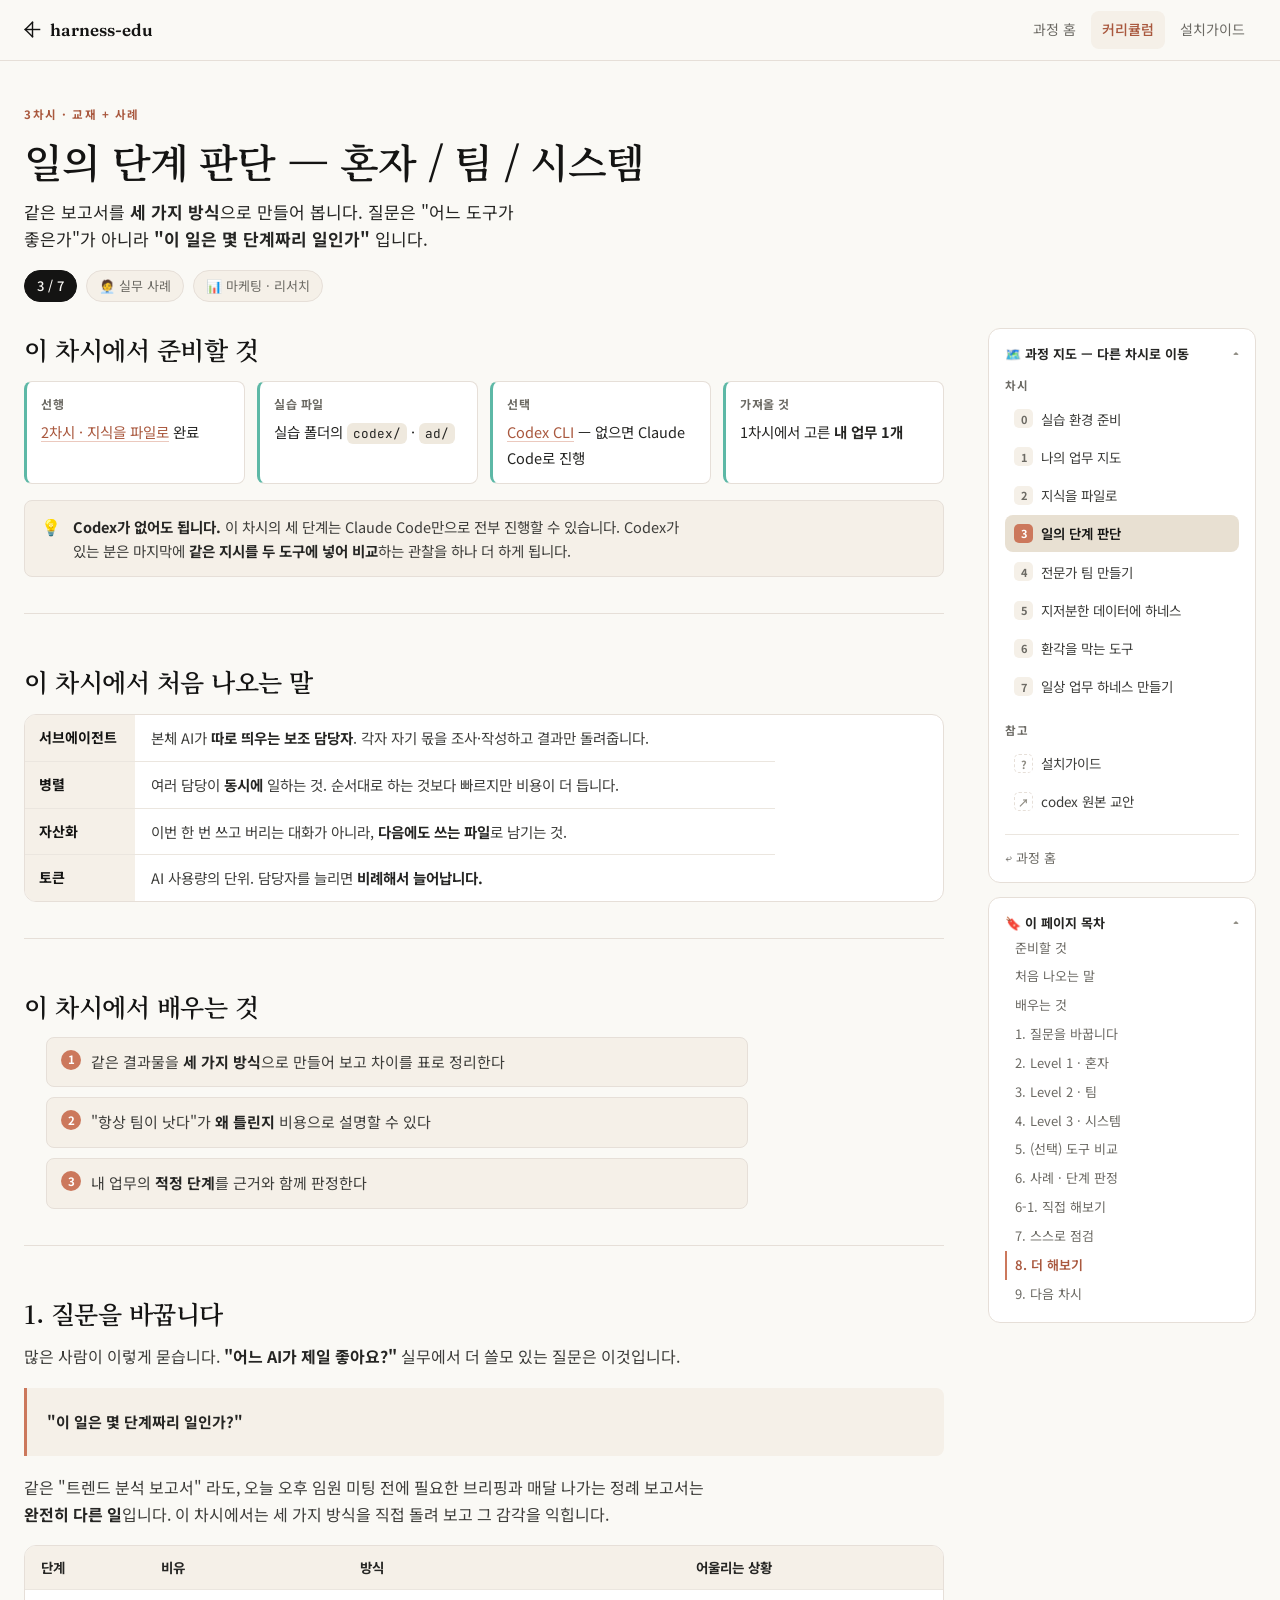
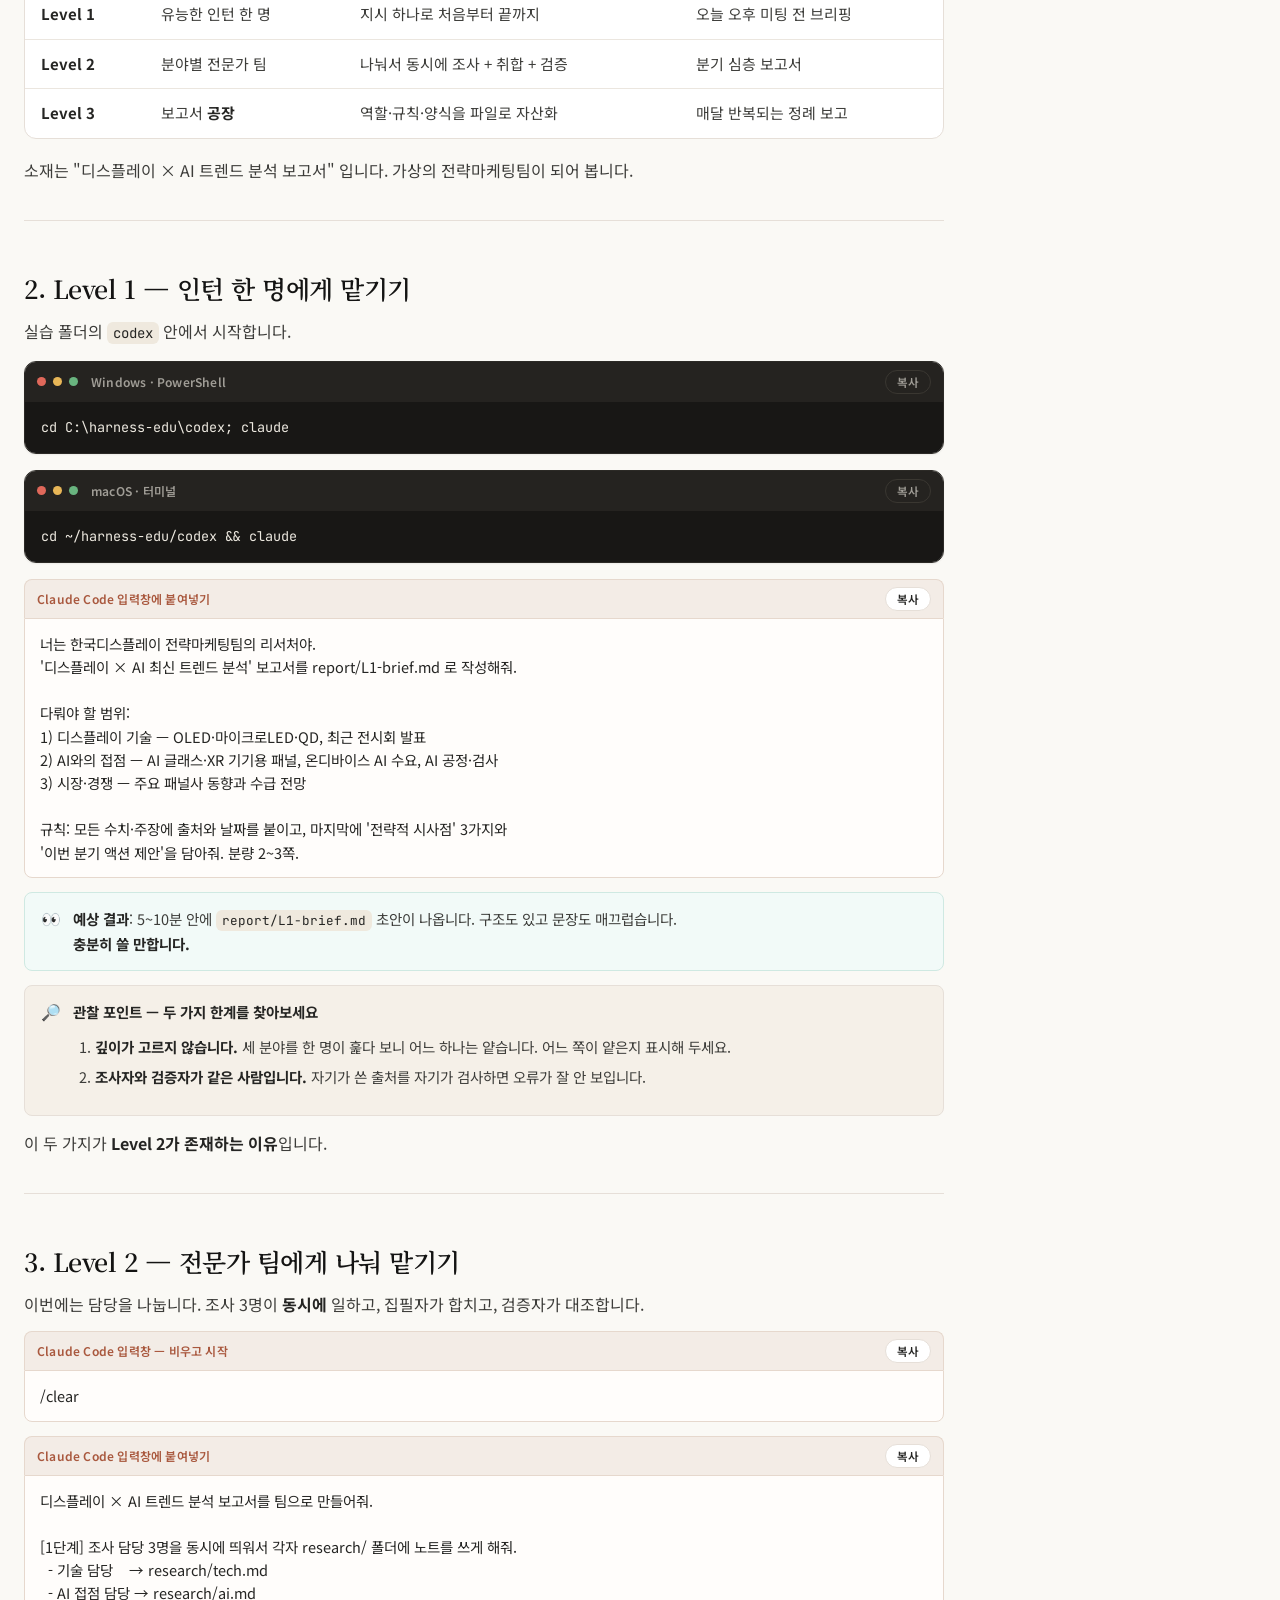
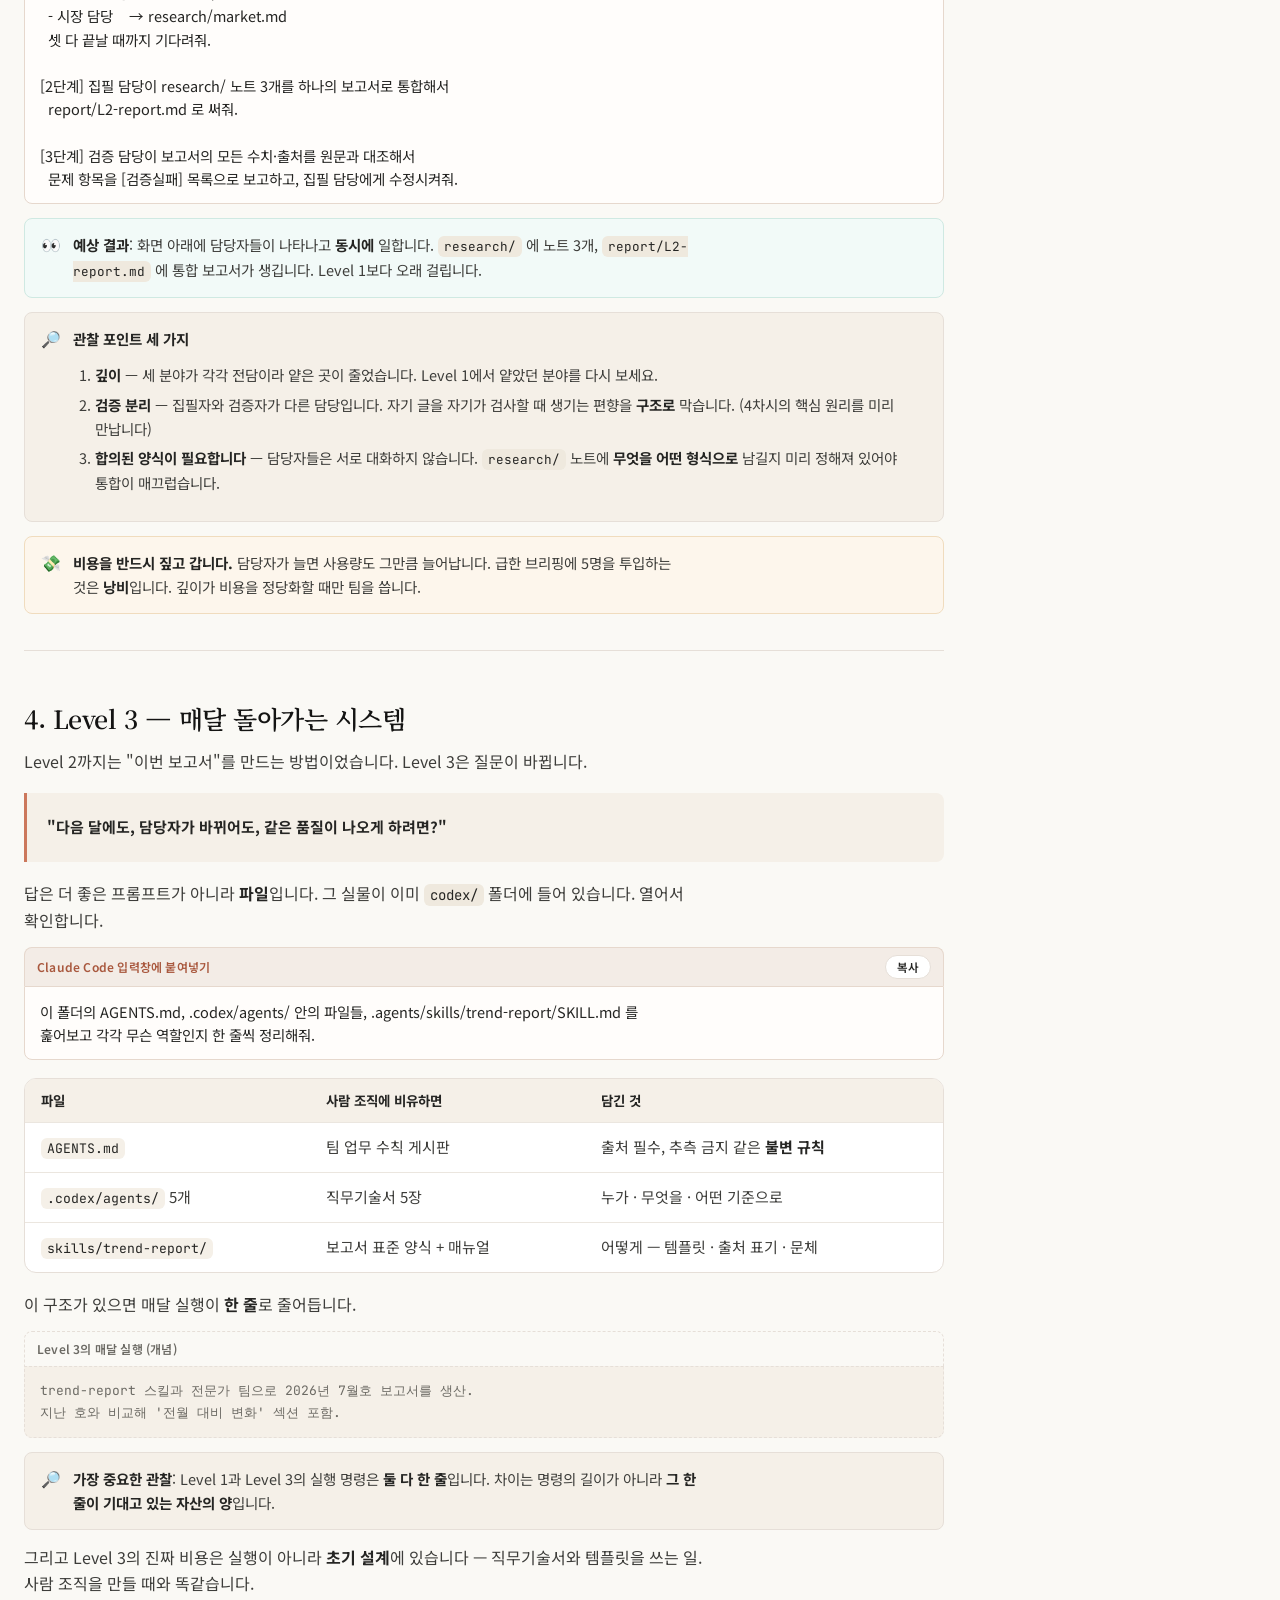
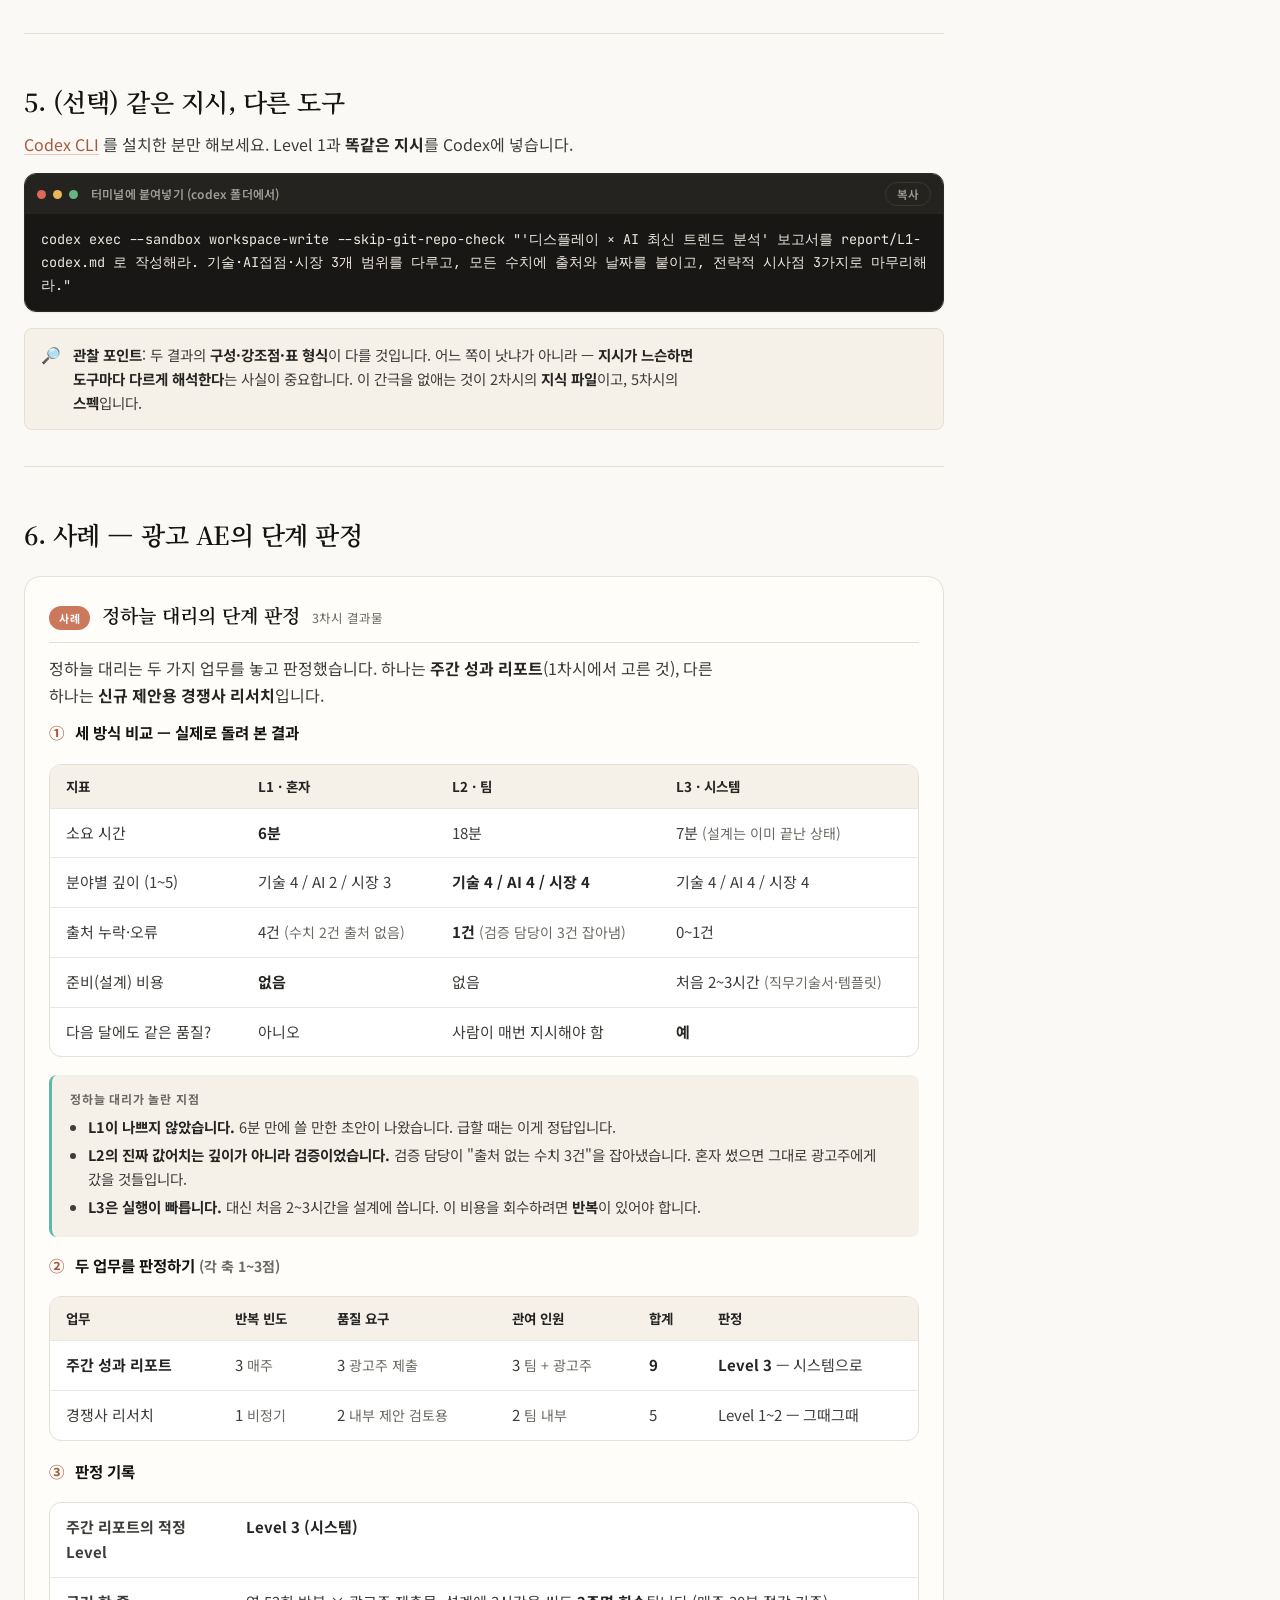
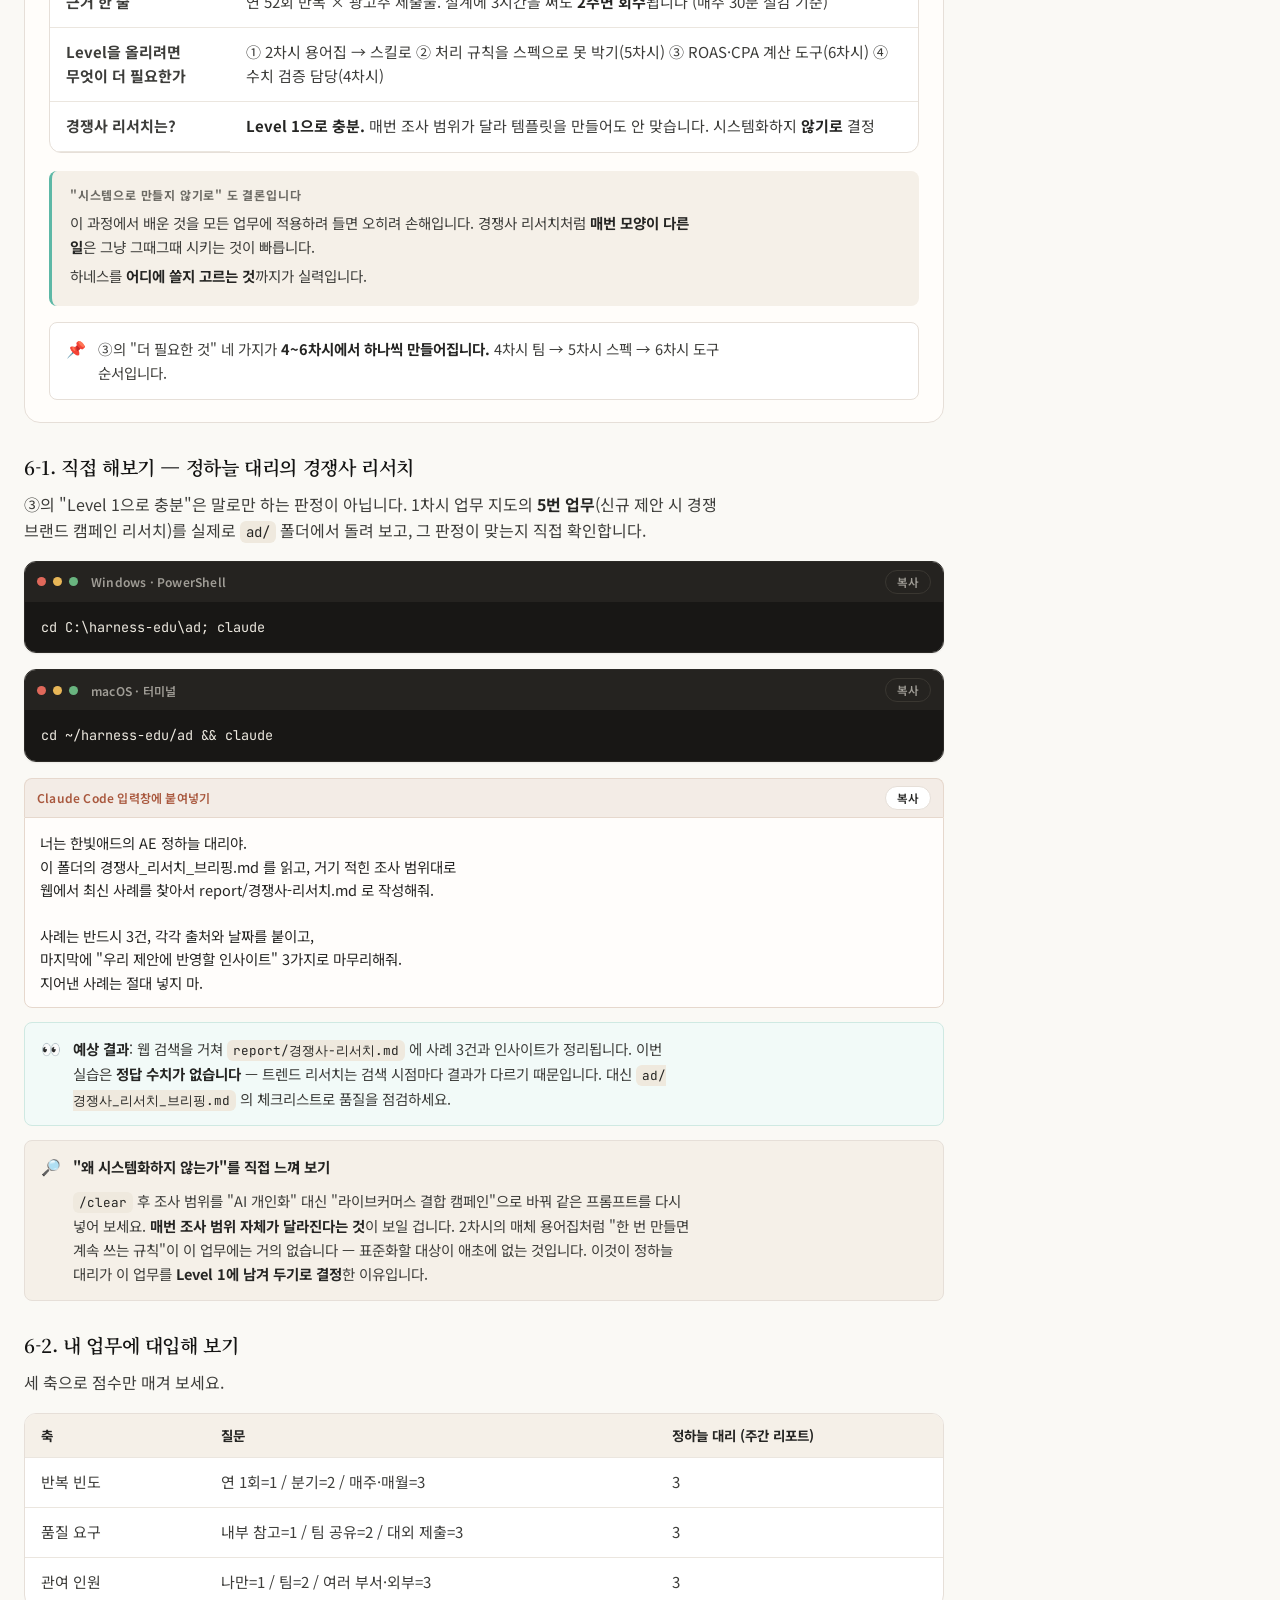
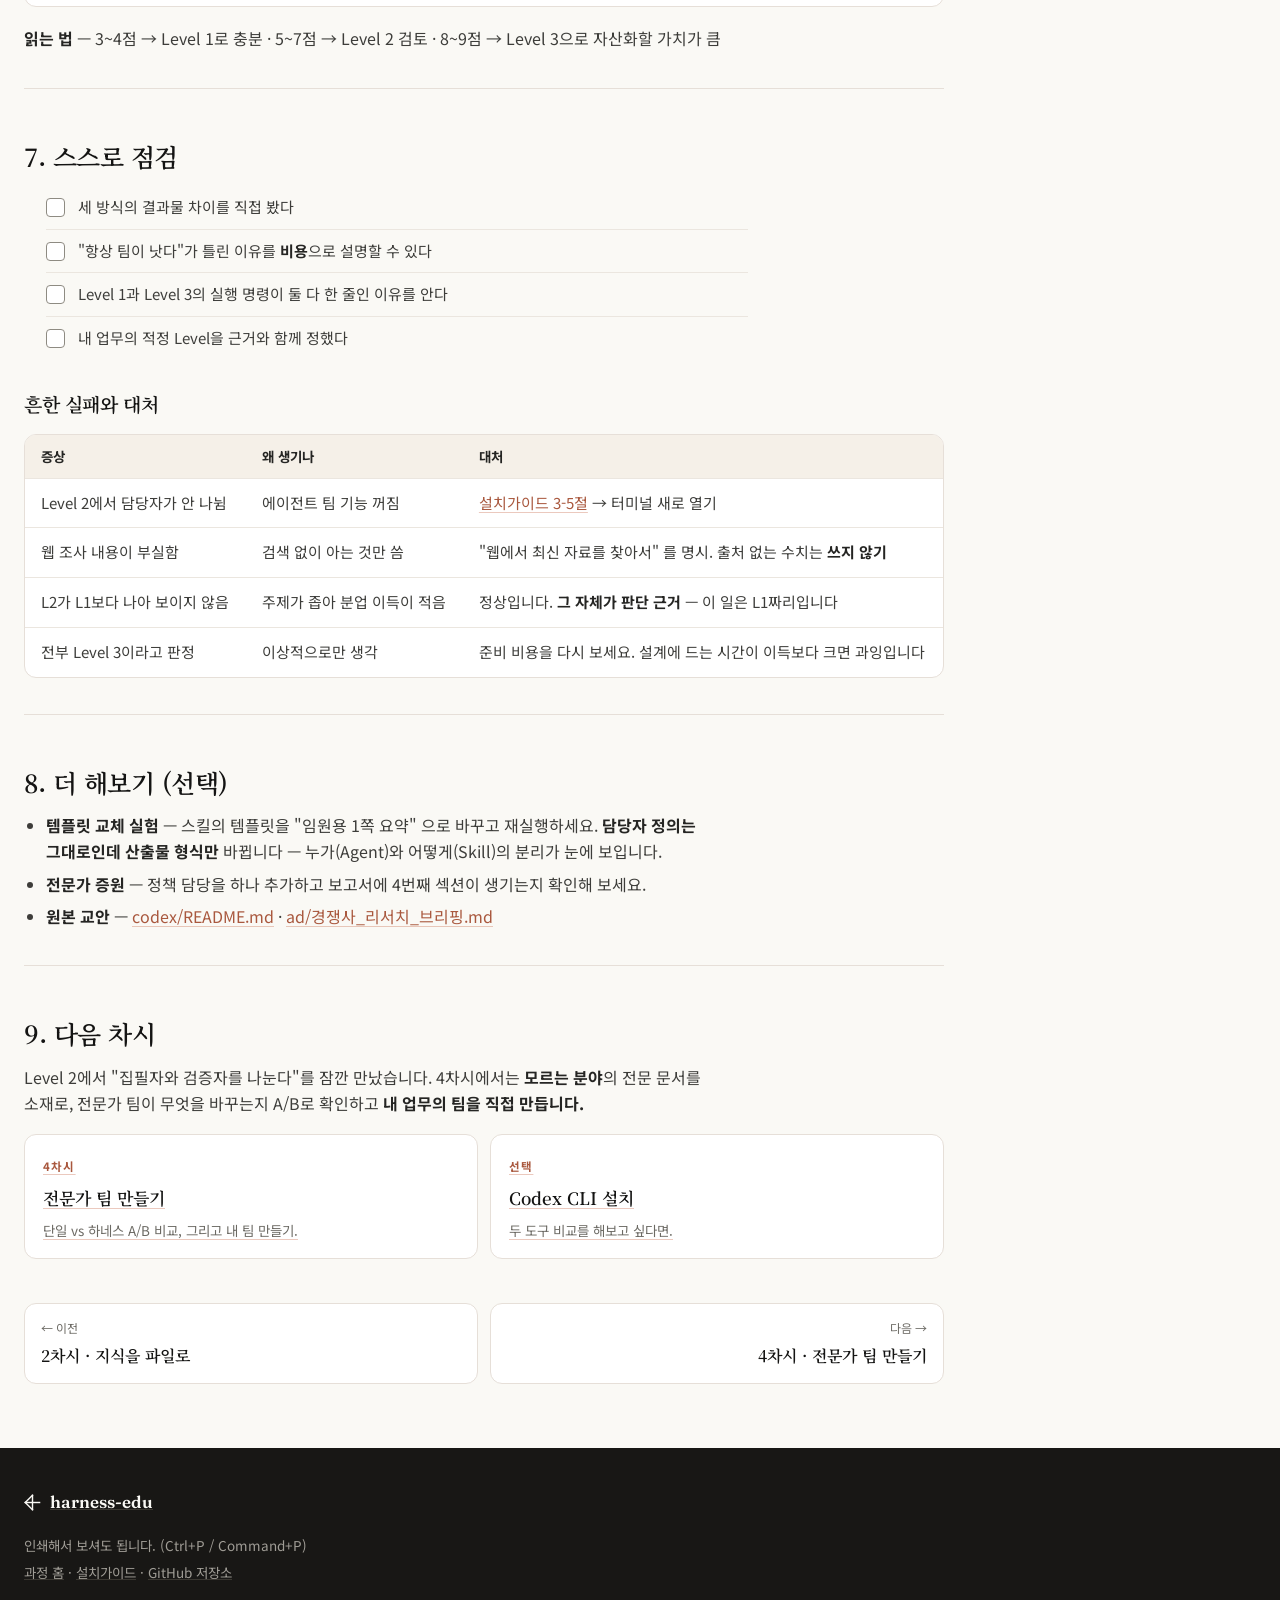
<file: docs/chapters/ch3.html>
<!doctype html>
<html lang="ko">
<head>
<meta charset="utf-8">
<meta name="viewport" content="width=device-width, initial-scale=1">
<title>3차시. 일의 단계 판단 — 혼자 / 팀 / 시스템 · harness-edu</title>
<meta name="description" content="같은 보고서를 세 가지 방식으로 만들어 보며 '이 일은 몇 단계짜리 일인가'를 판단하는 눈을 기릅니다.">
<link rel="icon" href="data:image/svg+xml,%3Csvg xmlns='http://www.w3.org/2000/svg' viewBox='0 0 24 24'%3E%3Crect width='24' height='24' fill='%23faf9f5'/%3E%3Cg fill='%23141413'%3E%3Crect x='11' y='1' width='2' height='22'/%3E%3Crect x='1' y='11' width='22' height='2'/%3E%3Crect x='3.8' y='3.8' width='2' height='16.4' transform='rotate(45 12 12)'/%3E%3Crect x='3.8' y='3.8' width='2' height='16.4' transform='rotate(-45 12 12)'/%3E%3C/g%3E%3C/svg%3E">
<link rel="preconnect" href="https://fonts.googleapis.com">
<link rel="preconnect" href="https://fonts.gstatic.com" crossorigin>
<link href="https://fonts.googleapis.com/css2?family=Fraunces:opsz,wght@9..144,400;9..144,600&family=Noto+Sans+KR:wght@400;500;700&family=Noto+Serif+KR:wght@500;600&family=JetBrains+Mono:wght@400;500&display=swap" rel="stylesheet">
<link rel="stylesheet" href="../assets/site.css">
</head>
<body data-page="ch3">
<a class="skip-link" href="#main">본문으로 건너뛰기</a>

<header class="topnav"><div class="wrap">
  <a class="brand" href="../index.html">
    <span class="spike" aria-hidden="true"><svg viewBox="0 0 24 24"><g fill="#141413"><rect x="11" y="1" width="2" height="22"/><rect x="1" y="11" width="22" height="2"/><rect x="3.8" y="3.8" width="2" height="16.4" transform="rotate(45 12 12)"/><rect x="3.8" y="3.8" width="2" height="16.4" transform="rotate(-45 12 12)"/></g></svg></span>
    <span class="brand-full">harness-edu</span>
  </a>
  <nav aria-label="주요 메뉴">
    <a href="../index.html">과정 홈</a>
    <a href="../index.html#curriculum" aria-current="page">커리큘럼</a>
    <a href="../install/index.html">설치가이드</a>
  </nav>
</div></header>

<div class="wrap page-head">
  <div class="eyebrow">3차시 · 교재 + 사례</div>
  <h1>일의 단계 판단 — 혼자 / 팀 / 시스템</h1>
  <p class="sub">같은 보고서를 <strong>세 가지 방식</strong>으로 만들어 봅니다. 질문은 &quot;어느 도구가 좋은가&quot;가 아니라 <strong>&quot;이 일은 몇 단계짜리 일인가&quot;</strong> 입니다.</p>
  <div class="meta">
    <span class="badge">3 / 7</span>
    <span>🧑‍💼 실무 사례</span>
    <span>📊 마케팅 · 리서치</span>
  </div>
</div>

<div class="wrap layout">
  <main id="main" class="main-col">
    <article class="prose">

<h2 id="준비할-것">이 차시에서 준비할 것</h2>

<div class="prep">
  <div class="prep-item"><b>선행</b><span><a href="ch2.html">2차시 · 지식을 파일로</a> 완료</span></div>
  <div class="prep-item"><b>실습 파일</b><span>실습 폴더의 <code>codex/</code> · <code>ad/</code></span></div>
  <div class="prep-item"><b>선택</b><span><a href="../install/codex.html">Codex CLI</a> — 없으면 Claude Code로 진행</span></div>
  <div class="prep-item"><b>가져올 것</b><span>1차시에서 고른 <strong>내 업무 1개</strong></span></div>
</div>

<section class="callout callout-tip"><span class="callout-icon" aria-hidden="true">💡</span><div class="callout-body"><p><strong>Codex가 없어도 됩니다.</strong> 이 차시의 세 단계는 Claude Code만으로 전부 진행할 수 있습니다. Codex가 있는 분은 마지막에 <strong>같은 지시를 두 도구에 넣어 비교</strong>하는 관찰을 하나 더 하게 됩니다.</p></div></section>

<hr>

<h2 id="처음-나오는-말">이 차시에서 처음 나오는 말</h2>

<div class="terms"><dl>
  <dt>서브에이전트</dt><dd>본체 AI가 <strong>따로 띄우는 보조 담당자</strong>. 각자 자기 몫을 조사·작성하고 결과만 돌려줍니다.</dd>
  <dt>병렬</dt><dd>여러 담당이 <strong>동시에</strong> 일하는 것. 순서대로 하는 것보다 빠르지만 비용이 더 듭니다.</dd>
  <dt>자산화</dt><dd>이번 한 번 쓰고 버리는 대화가 아니라, <strong>다음에도 쓰는 파일</strong>로 남기는 것.</dd>
  <dt>토큰</dt><dd>AI 사용량의 단위. 담당자를 늘리면 <strong>비례해서 늘어납니다.</strong></dd>
</dl></div>

<hr>

<h2 id="배우는-것">이 차시에서 배우는 것</h2>

<ul class="goals">
  <li>같은 결과물을 <strong>세 가지 방식</strong>으로 만들어 보고 차이를 표로 정리한다</li>
  <li>&quot;항상 팀이 낫다&quot;가 <strong>왜 틀린지</strong> 비용으로 설명할 수 있다</li>
  <li>내 업무의 <strong>적정 단계</strong>를 근거와 함께 판정한다</li>
</ul>

<hr>

<h2 id="질문-바꾸기">1. 질문을 바꿉니다</h2>

<p>많은 사람이 이렇게 묻습니다. <strong>&quot;어느 AI가 제일 좋아요?&quot;</strong> 실무에서 더 쓸모 있는 질문은 이것입니다.</p>

<blockquote>
  <p><strong>&quot;이 일은 몇 단계짜리 일인가?&quot;</strong></p>
</blockquote>

<p>같은 &quot;트렌드 분석 보고서&quot; 라도, 오늘 오후 임원 미팅 전에 필요한 브리핑과 매달 나가는 정례 보고서는 <strong>완전히 다른 일</strong>입니다. 이 차시에서는 세 가지 방식을 직접 돌려 보고 그 감각을 익힙니다.</p>

<div class="table-wrap"><table>
<thead><tr><th>단계</th><th>비유</th><th>방식</th><th>어울리는 상황</th></tr></thead>
<tbody>
<tr><td><strong>Level 1</strong></td><td>유능한 인턴 한 명</td><td>지시 하나로 처음부터 끝까지</td><td>오늘 오후 미팅 전 브리핑</td></tr>
<tr><td><strong>Level 2</strong></td><td>분야별 전문가 팀</td><td>나눠서 동시에 조사 + 취합 + 검증</td><td>분기 심층 보고서</td></tr>
<tr><td><strong>Level 3</strong></td><td>보고서 <strong>공장</strong></td><td>역할·규칙·양식을 파일로 자산화</td><td>매달 반복되는 정례 보고</td></tr>
</tbody></table></div>

<p>소재는 &quot;디스플레이 × AI 트렌드 분석 보고서&quot; 입니다. 가상의 전략마케팅팀이 되어 봅니다.</p>

<hr>

<h2 id="level-1">2. Level 1 — 인턴 한 명에게 맡기기</h2>

<p>실습 폴더의 <code>codex</code> 안에서 시작합니다.</p>

<div class="code-card is-term"><div class="terminal"><div class="terminal-bar"><i></i><i></i><i></i><span>Windows · PowerShell</span><button type="button" class="copy-btn" data-copy>복사</button></div><div class="terminal-body"><pre>cd C:\harness-edu\codex; claude</pre></div></div></div>

<div class="code-card is-term"><div class="terminal"><div class="terminal-bar"><i></i><i></i><i></i><span>macOS · 터미널</span><button type="button" class="copy-btn" data-copy>복사</button></div><div class="terminal-body"><pre>cd ~/harness-edu/codex &amp;&amp; claude</pre></div></div></div>

<div class="code-card is-prompt"><div class="code-bar"><span class="code-label">Claude Code 입력창에 붙여넣기</span><button type="button" class="copy-btn" data-copy>복사</button></div><pre>너는 한국디스플레이 전략마케팅팀의 리서처야.
'디스플레이 × AI 최신 트렌드 분석' 보고서를 report/L1-brief.md 로 작성해줘.

다뤄야 할 범위:
1) 디스플레이 기술 — OLED·마이크로LED·QD, 최근 전시회 발표
2) AI와의 접점 — AI 글래스·XR 기기용 패널, 온디바이스 AI 수요, AI 공정·검사
3) 시장·경쟁 — 주요 패널사 동향과 수급 전망

규칙: 모든 수치·주장에 출처와 날짜를 붙이고, 마지막에 '전략적 시사점' 3가지와
'이번 분기 액션 제안'을 담아줘. 분량 2~3쪽.</pre></div>

<section class="callout callout-expect"><span class="callout-icon" aria-hidden="true">👀</span><div class="callout-body"><p><strong>예상 결과</strong>: 5~10분 안에 <code>report/L1-brief.md</code> 초안이 나옵니다. 구조도 있고 문장도 매끄럽습니다. <strong>충분히 쓸 만합니다.</strong></p></div></section>

<section class="callout callout-tip"><span class="callout-icon" aria-hidden="true">🔎</span><div class="callout-body">
<p><strong>관찰 포인트 — 두 가지 한계를 찾아보세요</strong></p>
<ol>
<li><strong>깊이가 고르지 않습니다.</strong> 세 분야를 한 명이 훑다 보니 어느 하나는 얕습니다. 어느 쪽이 얕은지 표시해 두세요.</li>
<li><strong>조사자와 검증자가 같은 사람입니다.</strong> 자기가 쓴 출처를 자기가 검사하면 오류가 잘 안 보입니다.</li>
</ol>
</div></section>

<p>이 두 가지가 <strong>Level 2가 존재하는 이유</strong>입니다.</p>

<hr>

<h2 id="level-2">3. Level 2 — 전문가 팀에게 나눠 맡기기</h2>

<p>이번에는 담당을 나눕니다. 조사 3명이 <strong>동시에</strong> 일하고, 집필자가 합치고, 검증자가 대조합니다.</p>

<div class="code-card is-prompt"><div class="code-bar"><span class="code-label">Claude Code 입력창 — 비우고 시작</span><button type="button" class="copy-btn" data-copy>복사</button></div><pre>/clear</pre></div>

<div class="code-card is-prompt"><div class="code-bar"><span class="code-label">Claude Code 입력창에 붙여넣기</span><button type="button" class="copy-btn" data-copy>복사</button></div><pre>디스플레이 × AI 트렌드 분석 보고서를 팀으로 만들어줘.

[1단계] 조사 담당 3명을 동시에 띄워서 각자 research/ 폴더에 노트를 쓰게 해줘.
  - 기술 담당    → research/tech.md
  - AI 접점 담당 → research/ai.md
  - 시장 담당    → research/market.md
  셋 다 끝날 때까지 기다려줘.

[2단계] 집필 담당이 research/ 노트 3개를 하나의 보고서로 통합해서
  report/L2-report.md 로 써줘.

[3단계] 검증 담당이 보고서의 모든 수치·출처를 원문과 대조해서
  문제 항목을 [검증실패] 목록으로 보고하고, 집필 담당에게 수정시켜줘.</pre></div>

<section class="callout callout-expect"><span class="callout-icon" aria-hidden="true">👀</span><div class="callout-body"><p><strong>예상 결과</strong>: 화면 아래에 담당자들이 나타나고 <strong>동시에</strong> 일합니다. <code>research/</code> 에 노트 3개, <code>report/L2-report.md</code> 에 통합 보고서가 생깁니다. Level 1보다 오래 걸립니다.</p></div></section>

<section class="callout callout-tip"><span class="callout-icon" aria-hidden="true">🔎</span><div class="callout-body">
<p><strong>관찰 포인트 세 가지</strong></p>
<ol>
<li><strong>깊이</strong> — 세 분야가 각각 전담이라 얕은 곳이 줄었습니다. Level 1에서 얕았던 분야를 다시 보세요.</li>
<li><strong>검증 분리</strong> — 집필자와 검증자가 다른 담당입니다. 자기 글을 자기가 검사할 때 생기는 편향을 <strong>구조로</strong> 막습니다. (4차시의 핵심 원리를 미리 만납니다)</li>
<li><strong>합의된 양식이 필요합니다</strong> — 담당자들은 서로 대화하지 않습니다. <code>research/</code> 노트에 <strong>무엇을 어떤 형식으로</strong> 남길지 미리 정해져 있어야 통합이 매끄럽습니다.</li>
</ol>
</div></section>

<section class="callout callout-warn"><span class="callout-icon" aria-hidden="true">💸</span><div class="callout-body"><p><strong>비용을 반드시 짚고 갑니다.</strong> 담당자가 늘면 사용량도 그만큼 늘어납니다. 급한 브리핑에 5명을 투입하는 것은 <strong>낭비</strong>입니다. 깊이가 비용을 정당화할 때만 팀을 씁니다.</p></div></section>

<hr>

<h2 id="level-3">4. Level 3 — 매달 돌아가는 시스템</h2>

<p>Level 2까지는 &quot;이번 보고서&quot;를 만드는 방법이었습니다. Level 3은 질문이 바뀝니다.</p>

<blockquote>
  <p><strong>&quot;다음 달에도, 담당자가 바뀌어도, 같은 품질이 나오게 하려면?&quot;</strong></p>
</blockquote>

<p>답은 더 좋은 프롬프트가 아니라 <strong>파일</strong>입니다. 그 실물이 이미 <code>codex/</code> 폴더에 들어 있습니다. 열어서 확인합니다.</p>

<div class="code-card is-prompt"><div class="code-bar"><span class="code-label">Claude Code 입력창에 붙여넣기</span><button type="button" class="copy-btn" data-copy>복사</button></div><pre>이 폴더의 AGENTS.md, .codex/agents/ 안의 파일들, .agents/skills/trend-report/SKILL.md 를
훑어보고 각각 무슨 역할인지 한 줄씩 정리해줘.</pre></div>

<div class="table-wrap"><table>
<thead><tr><th>파일</th><th>사람 조직에 비유하면</th><th>담긴 것</th></tr></thead>
<tbody>
<tr><td><code>AGENTS.md</code></td><td>팀 업무 수칙 게시판</td><td>출처 필수, 추측 금지 같은 <strong>불변 규칙</strong></td></tr>
<tr><td><code>.codex/agents/</code> 5개</td><td>직무기술서 5장</td><td>누가 · 무엇을 · 어떤 기준으로</td></tr>
<tr><td><code>skills/trend-report/</code></td><td>보고서 표준 양식 + 매뉴얼</td><td>어떻게 — 템플릿 · 출처 표기 · 문체</td></tr>
</tbody></table></div>

<p>이 구조가 있으면 매달 실행이 <strong>한 줄</strong>로 줄어듭니다.</p>

<div class="code-card is-out"><div class="code-bar"><span class="code-label">Level 3의 매달 실행 (개념)</span></div><pre>trend-report 스킬과 전문가 팀으로 2026년 7월호 보고서를 생산.
지난 호와 비교해 '전월 대비 변화' 섹션 포함.</pre></div>

<section class="callout callout-tip"><span class="callout-icon" aria-hidden="true">🔎</span><div class="callout-body"><p><strong>가장 중요한 관찰</strong>: Level 1과 Level 3의 실행 명령은 <strong>둘 다 한 줄</strong>입니다. 차이는 명령의 길이가 아니라 <strong>그 한 줄이 기대고 있는 자산의 양</strong>입니다.</p></div></section>

<p>그리고 Level 3의 진짜 비용은 실행이 아니라 <strong>초기 설계</strong>에 있습니다 — 직무기술서와 템플릿을 쓰는 일. 사람 조직을 만들 때와 똑같습니다.</p>

<hr>

<h2 id="codex-비교">5. (선택) 같은 지시, 다른 도구</h2>

<p><a href="../install/codex.html">Codex CLI</a> 를 설치한 분만 해보세요. Level 1과 <strong>똑같은 지시</strong>를 Codex에 넣습니다.</p>

<div class="code-card is-term"><div class="terminal"><div class="terminal-bar"><i></i><i></i><i></i><span>터미널에 붙여넣기 (codex 폴더에서)</span><button type="button" class="copy-btn" data-copy>복사</button></div><div class="terminal-body"><pre>codex exec --sandbox workspace-write --skip-git-repo-check "'디스플레이 × AI 최신 트렌드 분석' 보고서를 report/L1-codex.md 로 작성해라. 기술·AI접점·시장 3개 범위를 다루고, 모든 수치에 출처와 날짜를 붙이고, 전략적 시사점 3가지로 마무리해라."</pre></div></div></div>

<section class="callout callout-tip"><span class="callout-icon" aria-hidden="true">🔎</span><div class="callout-body"><p><strong>관찰 포인트</strong>: 두 결과의 <strong>구성·강조점·표 형식</strong>이 다를 것입니다. 어느 쪽이 낫냐가 아니라 — <strong>지시가 느슨하면 도구마다 다르게 해석한다</strong>는 사실이 중요합니다. 이 간극을 없애는 것이 2차시의 <strong>지식 파일</strong>이고, 5차시의 <strong>스펙</strong>입니다.</p></div></section>

<hr>

<h2 id="실습지">6. 사례 — 광고 AE의 단계 판정</h2>

<div class="case">
  <div class="case-head">
    <span class="tag-case">사례</span>
    <strong>정하늘 대리의 단계 판정</strong>
    <span>3차시 결과물</span>
  </div>

  <p>정하늘 대리는 두 가지 업무를 놓고 판정했습니다. 하나는 <strong>주간 성과 리포트</strong>(1차시에서 고른 것), 다른 하나는 <strong>신규 제안용 경쟁사 리서치</strong>입니다.</p>

  <p class="case-step"><em>①</em> 세 방식 비교 — 실제로 돌려 본 결과</p>

  <div class="table-wrap"><table>
    <thead><tr><th>지표</th><th>L1 · 혼자</th><th>L2 · 팀</th><th>L3 · 시스템</th></tr></thead>
    <tbody>
      <tr><td>소요 시간</td><td><strong>6분</strong></td><td>18분</td><td>7분 <span class="muted">(설계는 이미 끝난 상태)</span></td></tr>
      <tr><td>분야별 깊이 (1~5)</td><td>기술 4 / AI 2 / 시장 3</td><td><strong>기술 4 / AI 4 / 시장 4</strong></td><td>기술 4 / AI 4 / 시장 4</td></tr>
      <tr><td>출처 누락·오류</td><td>4건 <span class="muted">(수치 2건 출처 없음)</span></td><td><strong>1건</strong> <span class="muted">(검증 담당이 3건 잡아냄)</span></td><td>0~1건</td></tr>
      <tr><td>준비(설계) 비용</td><td><strong>없음</strong></td><td>없음</td><td>처음 2~3시간 <span class="muted">(직무기술서·템플릿)</span></td></tr>
      <tr><td>다음 달에도 같은 품질?</td><td>아니오</td><td>사람이 매번 지시해야 함</td><td><strong>예</strong></td></tr>
    </tbody>
  </table></div>

  <div class="why">
    <b>정하늘 대리가 놀란 지점</b>
    <ul>
      <li><strong>L1이 나쁘지 않았습니다.</strong> 6분 만에 쓸 만한 초안이 나왔습니다. 급할 때는 이게 정답입니다.</li>
      <li><strong>L2의 진짜 값어치는 깊이가 아니라 검증이었습니다.</strong> 검증 담당이 &quot;출처 없는 수치 3건&quot;을 잡아냈습니다. 혼자 썼으면 그대로 광고주에게 갔을 것들입니다.</li>
      <li><strong>L3은 실행이 빠릅니다.</strong> 대신 처음 2~3시간을 설계에 씁니다. 이 비용을 회수하려면 <strong>반복</strong>이 있어야 합니다.</li>
    </ul>
  </div>

  <p class="case-step"><em>②</em> 두 업무를 판정하기 <span class="muted">(각 축 1~3점)</span></p>

  <div class="table-wrap"><table>
    <thead><tr><th>업무</th><th>반복 빈도</th><th>품질 요구</th><th>관여 인원</th><th>합계</th><th>판정</th></tr></thead>
    <tbody>
      <tr><td><strong>주간 성과 리포트</strong></td><td>3 <span class="muted">매주</span></td><td>3 <span class="muted">광고주 제출</span></td><td>3 <span class="muted">팀 + 광고주</span></td><td><strong>9</strong></td><td><strong>Level 3</strong> — 시스템으로</td></tr>
      <tr><td>경쟁사 리서치</td><td>1 <span class="muted">비정기</span></td><td>2 <span class="muted">내부 제안 검토용</span></td><td>2 <span class="muted">팀 내부</span></td><td>5</td><td>Level 1~2 — 그때그때</td></tr>
    </tbody>
  </table></div>

  <p class="case-step"><em>③</em> 판정 기록</p>

  <div class="table-wrap"><table>
    <tbody>
      <tr><th style="width:180px">주간 리포트의 적정 Level</th><td><strong>Level 3 (시스템)</strong></td></tr>
      <tr><th>근거 한 줄</th><td>연 52회 반복 × 광고주 제출물. 설계에 3시간을 써도 <strong>2주면 회수</strong>됩니다 (매주 30분 절감 기준)</td></tr>
      <tr><th>Level을 올리려면 무엇이 더 필요한가</th><td>① 2차시 용어집 → 스킬로 ② 처리 규칙을 스펙으로 못 박기(5차시) ③ ROAS·CPA 계산 도구(6차시) ④ 수치 검증 담당(4차시)</td></tr>
      <tr><th>경쟁사 리서치는?</th><td><strong>Level 1으로 충분.</strong> 매번 조사 범위가 달라 템플릿을 만들어도 안 맞습니다. 시스템화하지 <strong>않기로</strong> 결정</td></tr>
    </tbody>
  </table></div>

  <div class="why">
    <b>&quot;시스템으로 만들지 않기로&quot; 도 결론입니다</b>
    <p>이 과정에서 배운 것을 모든 업무에 적용하려 들면 오히려 손해입니다. 경쟁사 리서치처럼 <strong>매번 모양이 다른 일</strong>은 그냥 그때그때 시키는 것이 빠릅니다.</p>
    <p>하네스를 <strong>어디에 쓸지 고르는 것</strong>까지가 실력입니다.</p>
  </div>

  <section class="callout callout-tip"><span class="callout-icon" aria-hidden="true">📌</span><div class="callout-body"><p>③의 &quot;더 필요한 것&quot; 네 가지가 <strong>4~6차시에서 하나씩 만들어집니다.</strong> 4차시 팀 → 5차시 스펙 → 6차시 도구 순서입니다.</p></div></section>
</div>

<h3 id="6-1-경쟁사-리서치-해보기">6-1. 직접 해보기 — 정하늘 대리의 경쟁사 리서치</h3>

<p>③의 &quot;Level 1으로 충분&quot;은 말로만 하는 판정이 아닙니다. 1차시 업무 지도의 <strong>5번 업무</strong>(신규 제안 시 경쟁 브랜드 캠페인 리서치)를 실제로 <code>ad/</code> 폴더에서 돌려 보고, 그 판정이 맞는지 직접 확인합니다.</p>

<div class="code-card is-term"><div class="terminal"><div class="terminal-bar"><i></i><i></i><i></i><span>Windows · PowerShell</span><button type="button" class="copy-btn" data-copy>복사</button></div><div class="terminal-body"><pre>cd C:\harness-edu\ad; claude</pre></div></div></div>

<div class="code-card is-term"><div class="terminal"><div class="terminal-bar"><i></i><i></i><i></i><span>macOS · 터미널</span><button type="button" class="copy-btn" data-copy>복사</button></div><div class="terminal-body"><pre>cd ~/harness-edu/ad &amp;&amp; claude</pre></div></div></div>

<div class="code-card is-prompt"><div class="code-bar"><span class="code-label">Claude Code 입력창에 붙여넣기</span><button type="button" class="copy-btn" data-copy>복사</button></div><pre>너는 한빛애드의 AE 정하늘 대리야.
이 폴더의 경쟁사_리서치_브리핑.md 를 읽고, 거기 적힌 조사 범위대로
웹에서 최신 사례를 찾아서 report/경쟁사-리서치.md 로 작성해줘.

사례는 반드시 3건, 각각 출처와 날짜를 붙이고,
마지막에 "우리 제안에 반영할 인사이트" 3가지로 마무리해줘.
지어낸 사례는 절대 넣지 마.</pre></div>

<section class="callout callout-expect"><span class="callout-icon" aria-hidden="true">👀</span><div class="callout-body"><p><strong>예상 결과</strong>: 웹 검색을 거쳐 <code>report/경쟁사-리서치.md</code> 에 사례 3건과 인사이트가 정리됩니다. 이번 실습은 <strong>정답 수치가 없습니다</strong> — 트렌드 리서치는 검색 시점마다 결과가 다르기 때문입니다. 대신 <code>ad/경쟁사_리서치_브리핑.md</code> 의 체크리스트로 품질을 점검하세요.</p></div></section>

<section class="callout callout-tip"><span class="callout-icon" aria-hidden="true">🔎</span><div class="callout-body">
<p><strong>&quot;왜 시스템화하지 않는가&quot;를 직접 느껴 보기</strong></p>
<p><code>/clear</code> 후 조사 범위를 &quot;AI 개인화&quot; 대신 &quot;라이브커머스 결합 캠페인&quot;으로 바꿔 같은 프롬프트를 다시 넣어 보세요. <strong>매번 조사 범위 자체가 달라진다는 것</strong>이 보일 겁니다. 2차시의 매체 용어집처럼 &quot;한 번 만들면 계속 쓰는 규칙&quot;이 이 업무에는 거의 없습니다 — 표준화할 대상이 애초에 없는 것입니다. 이것이 정하늘 대리가 이 업무를 <strong>Level 1에 남겨 두기로 결정</strong>한 이유입니다.</p>
</div></section>

<h3 id="6-2-내-업무에-대입">6-2. 내 업무에 대입해 보기</h3>

<p>세 축으로 점수만 매겨 보세요.</p>

<div class="table-wrap"><table>
<thead><tr><th style="width:180px">축</th><th>질문</th><th>정하늘 대리 (주간 리포트)</th></tr></thead>
<tbody>
<tr><td>반복 빈도</td><td>연 1회=1 / 분기=2 / 매주·매월=3</td><td>3</td></tr>
<tr><td>품질 요구</td><td>내부 참고=1 / 팀 공유=2 / 대외 제출=3</td><td>3</td></tr>
<tr><td>관여 인원</td><td>나만=1 / 팀=2 / 여러 부서·외부=3</td><td>3</td></tr>
</tbody></table></div>

<p><strong>읽는 법</strong> — 3~4점 → Level 1로 충분 · 5~7점 → Level 2 검토 · 8~9점 → Level 3으로 자산화할 가치가 큼</p>

<hr>

<h2 id="스스로-점검">7. 스스로 점검</h2>

<ul class="checklist">
<li>세 방식의 결과물 차이를 직접 봤다</li>
<li>&quot;항상 팀이 낫다&quot;가 틀린 이유를 <strong>비용</strong>으로 설명할 수 있다</li>
<li>Level 1과 Level 3의 실행 명령이 둘 다 한 줄인 이유를 안다</li>
<li>내 업무의 적정 Level을 근거와 함께 정했다</li>
</ul>

<h3 id="흔한-실패">흔한 실패와 대처</h3>

<div class="table-wrap"><table>
<thead><tr><th>증상</th><th>왜 생기나</th><th>대처</th></tr></thead>
<tbody>
<tr><td>Level 2에서 담당자가 안 나뉨</td><td>에이전트 팀 기능 꺼짐</td><td><a href="../install/setup-windows.html#3-5-에이전트-팀-켜기">설치가이드 3-5절</a> → 터미널 새로 열기</td></tr>
<tr><td>웹 조사 내용이 부실함</td><td>검색 없이 아는 것만 씀</td><td>&quot;웹에서 최신 자료를 찾아서&quot; 를 명시. 출처 없는 수치는 <strong>쓰지 않기</strong></td></tr>
<tr><td>L2가 L1보다 나아 보이지 않음</td><td>주제가 좁아 분업 이득이 적음</td><td>정상입니다. <strong>그 자체가 판단 근거</strong> — 이 일은 L1짜리입니다</td></tr>
<tr><td>전부 Level 3이라고 판정</td><td>이상적으로만 생각</td><td>준비 비용을 다시 보세요. 설계에 드는 시간이 이득보다 크면 과잉입니다</td></tr>
</tbody></table></div>

<hr>

<h2 id="더-해보기">8. 더 해보기 (선택)</h2>

<ul>
<li><strong>템플릿 교체 실험</strong> — 스킬의 템플릿을 &quot;임원용 1쪽 요약&quot; 으로 바꾸고 재실행하세요. <strong>담당자 정의는 그대로인데 산출물 형식만</strong> 바뀝니다 — 누가(Agent)와 어떻게(Skill)의 분리가 눈에 보입니다.</li>
<li><strong>전문가 증원</strong> — 정책 담당을 하나 추가하고 보고서에 4번째 섹션이 생기는지 확인해 보세요.</li>
<li><strong>원본 교안</strong> — <a href="https://github.com/namojo/harness-edu/blob/main/codex/README.md" target="_blank" rel="noopener">codex/README.md</a> · <a href="https://github.com/namojo/harness-edu/blob/main/ad/%EA%B2%BD%EC%9F%81%EC%82%AC_%EB%A6%AC%EC%84%9C%EC%B9%98_%EB%B8%8C%EB%A6%AC%ED%95%91.md" target="_blank" rel="noopener">ad/경쟁사_리서치_브리핑.md</a></li>
</ul>

<hr>

<h2 id="다음-차시">9. 다음 차시</h2>

<p>Level 2에서 &quot;집필자와 검증자를 나눈다&quot;를 잠깐 만났습니다. 4차시에서는 <strong>모르는 분야</strong>의 전문 문서를 소재로, 전문가 팀이 무엇을 바꾸는지 A/B로 확인하고 <strong>내 업무의 팀을 직접 만듭니다.</strong></p>

<div class="lesson-nav">
  <a class="next-card" href="ch4.html"><span class="k">4차시</span><strong>전문가 팀 만들기</strong><span>단일 vs 하네스 A/B 비교, 그리고 내 팀 만들기.</span></a>
  <a class="next-card" href="../install/codex.html"><span class="k">선택</span><strong>Codex CLI 설치</strong><span>두 도구 비교를 해보고 싶다면.</span></a>
</div>

    </article>

<nav class="pager" aria-label="페이지 이동">
  <a class="pager-prev" href="ch2.html"><span class="dir">← 이전</span><strong>2차시 · 지식을 파일로</strong></a>
  <a class="pager-next" href="ch4.html"><span class="dir">다음 →</span><strong>4차시 · 전문가 팀 만들기</strong></a>
</nav>
  </main>

  <aside class="side" aria-label="과정 내비게이션">
    <details class="side-box" open>
      <summary>🗺️ 과정 지도 — 다른 차시로 이동</summary>
      <h4>차시</h4>
      <div class="map-group">
        <a class="map-link" href="../install/index.html"><b>0</b>실습 환경 준비</a>
        <a class="map-link" href="ch1.html"><b>1</b>나의 업무 지도</a>
        <a class="map-link" href="ch2.html"><b>2</b>지식을 파일로</a>
        <a class="map-link on" href="ch3.html"><b>3</b>일의 단계 판단</a>
        <a class="map-link" href="ch4.html"><b>4</b>전문가 팀 만들기</a>
        <a class="map-link" href="ch5.html"><b>5</b>지저분한 데이터에 하네스</a>
        <a class="map-link" href="ch6.html"><b>6</b>환각을 막는 도구</a>
        <a class="map-link" href="ch7.html"><b>7</b>일상 업무 하네스 만들기</a>
      </div>
      <h4 class="mt">참고</h4>
      <div class="map-group">
        <a class="map-link opt" href="../install/index.html"><b>?</b>설치가이드</a>
        <a class="map-link opt" href="https://github.com/namojo/harness-edu/blob/main/codex/README.md"><b>↗</b>codex 원본 교안</a>
      </div>
      <a class="map-home" href="../index.html">↩ 과정 홈</a>
    </details>
    <details class="side-box side-toc" open>
      <summary>🔖 이 페이지 목차</summary>
      <h4>이 페이지 목차</h4>
      <ul class="toc-list">
        <li><a href="#준비할-것">준비할 것</a></li>
        <li><a href="#처음-나오는-말">처음 나오는 말</a></li>
        <li><a href="#배우는-것">배우는 것</a></li>
        <li><a href="#질문-바꾸기">1. 질문을 바꿉니다</a></li>
        <li><a href="#level-1">2. Level 1 · 혼자</a></li>
        <li><a href="#level-2">3. Level 2 · 팀</a></li>
        <li><a href="#level-3">4. Level 3 · 시스템</a></li>
        <li><a href="#codex-비교">5. (선택) 도구 비교</a></li>
        <li><a href="#실습지">6. 사례 · 단계 판정</a></li>
        <li><a href="#6-1-경쟁사-리서치-해보기">6-1. 직접 해보기</a></li>
        <li><a href="#스스로-점검">7. 스스로 점검</a></li>
        <li><a href="#더-해보기">8. 더 해보기</a></li>
        <li><a href="#다음-차시">9. 다음 차시</a></li>
      </ul>
    </details>
  </aside>
</div>

<footer><div class="wrap">
  <a class="brand" href="../index.html">
    <span class="spike" aria-hidden="true"><svg viewBox="0 0 24 24"><g fill="#faf9f5"><rect x="11" y="1" width="2" height="22"/><rect x="1" y="11" width="22" height="2"/><rect x="3.8" y="3.8" width="2" height="16.4" transform="rotate(45 12 12)"/><rect x="3.8" y="3.8" width="2" height="16.4" transform="rotate(-45 12 12)"/></g></svg></span>
    harness-edu
  </a>
  <p>인쇄해서 보셔도 됩니다. (Ctrl+P / Command+P)</p>
  <p><a href="../index.html">과정 홈</a> · <a href="../install/index.html">설치가이드</a> · <a href="https://github.com/namojo/harness-edu" target="_blank" rel="noopener">GitHub 저장소</a></p>
</div></footer>

<script src="../assets/site.js"></script>
</body>
</html>
</file>
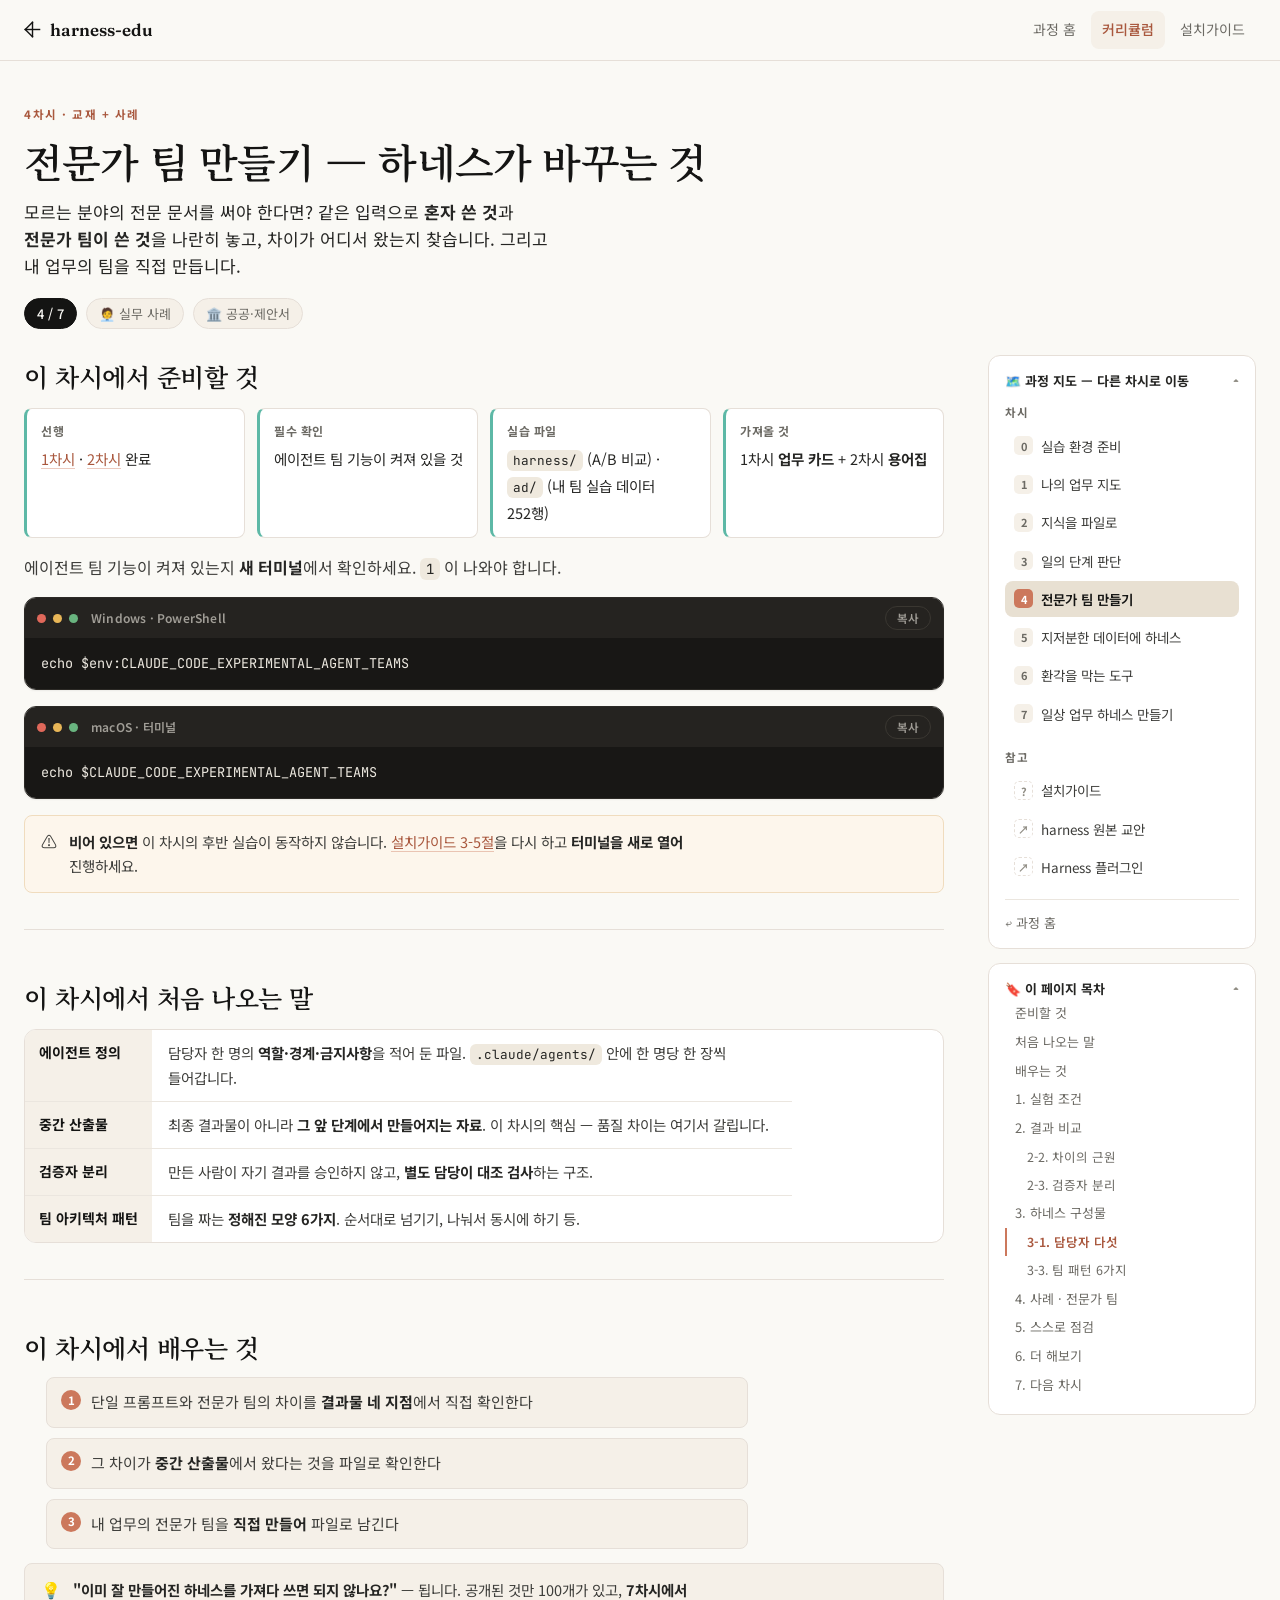
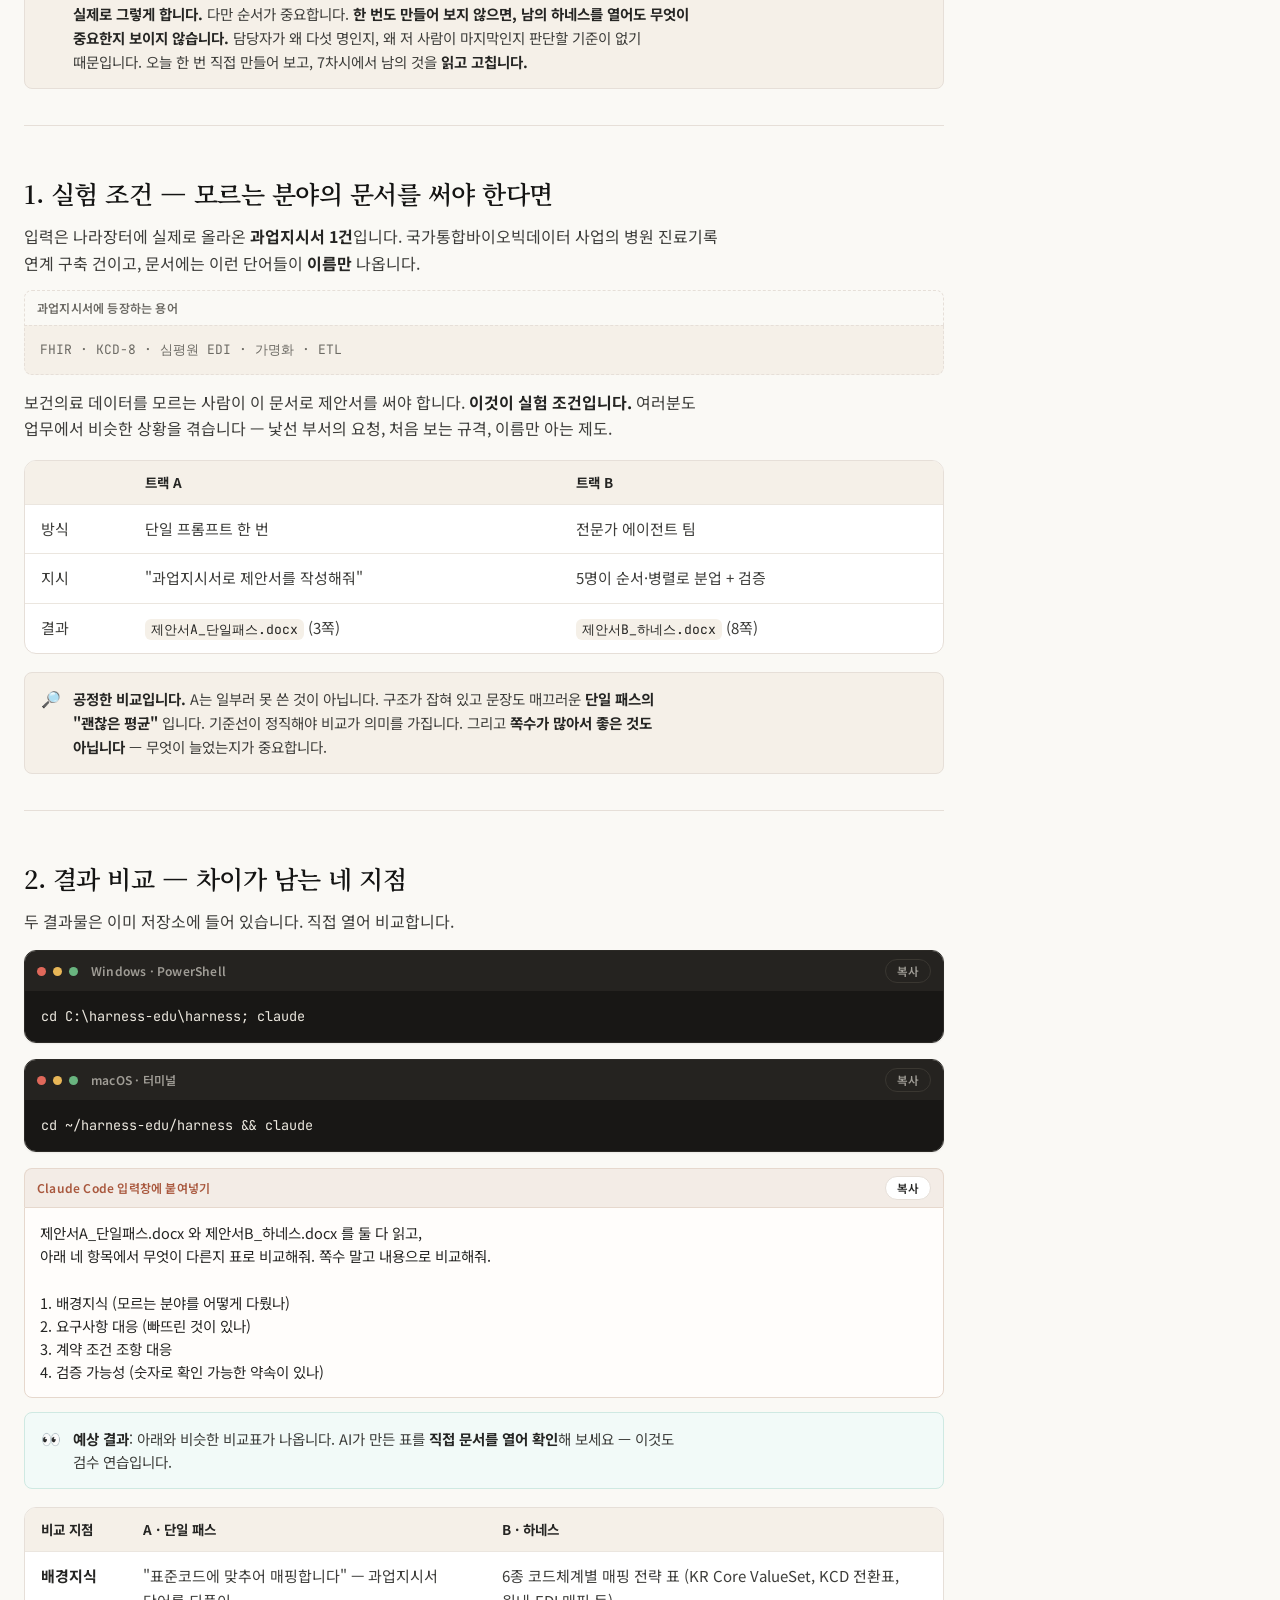
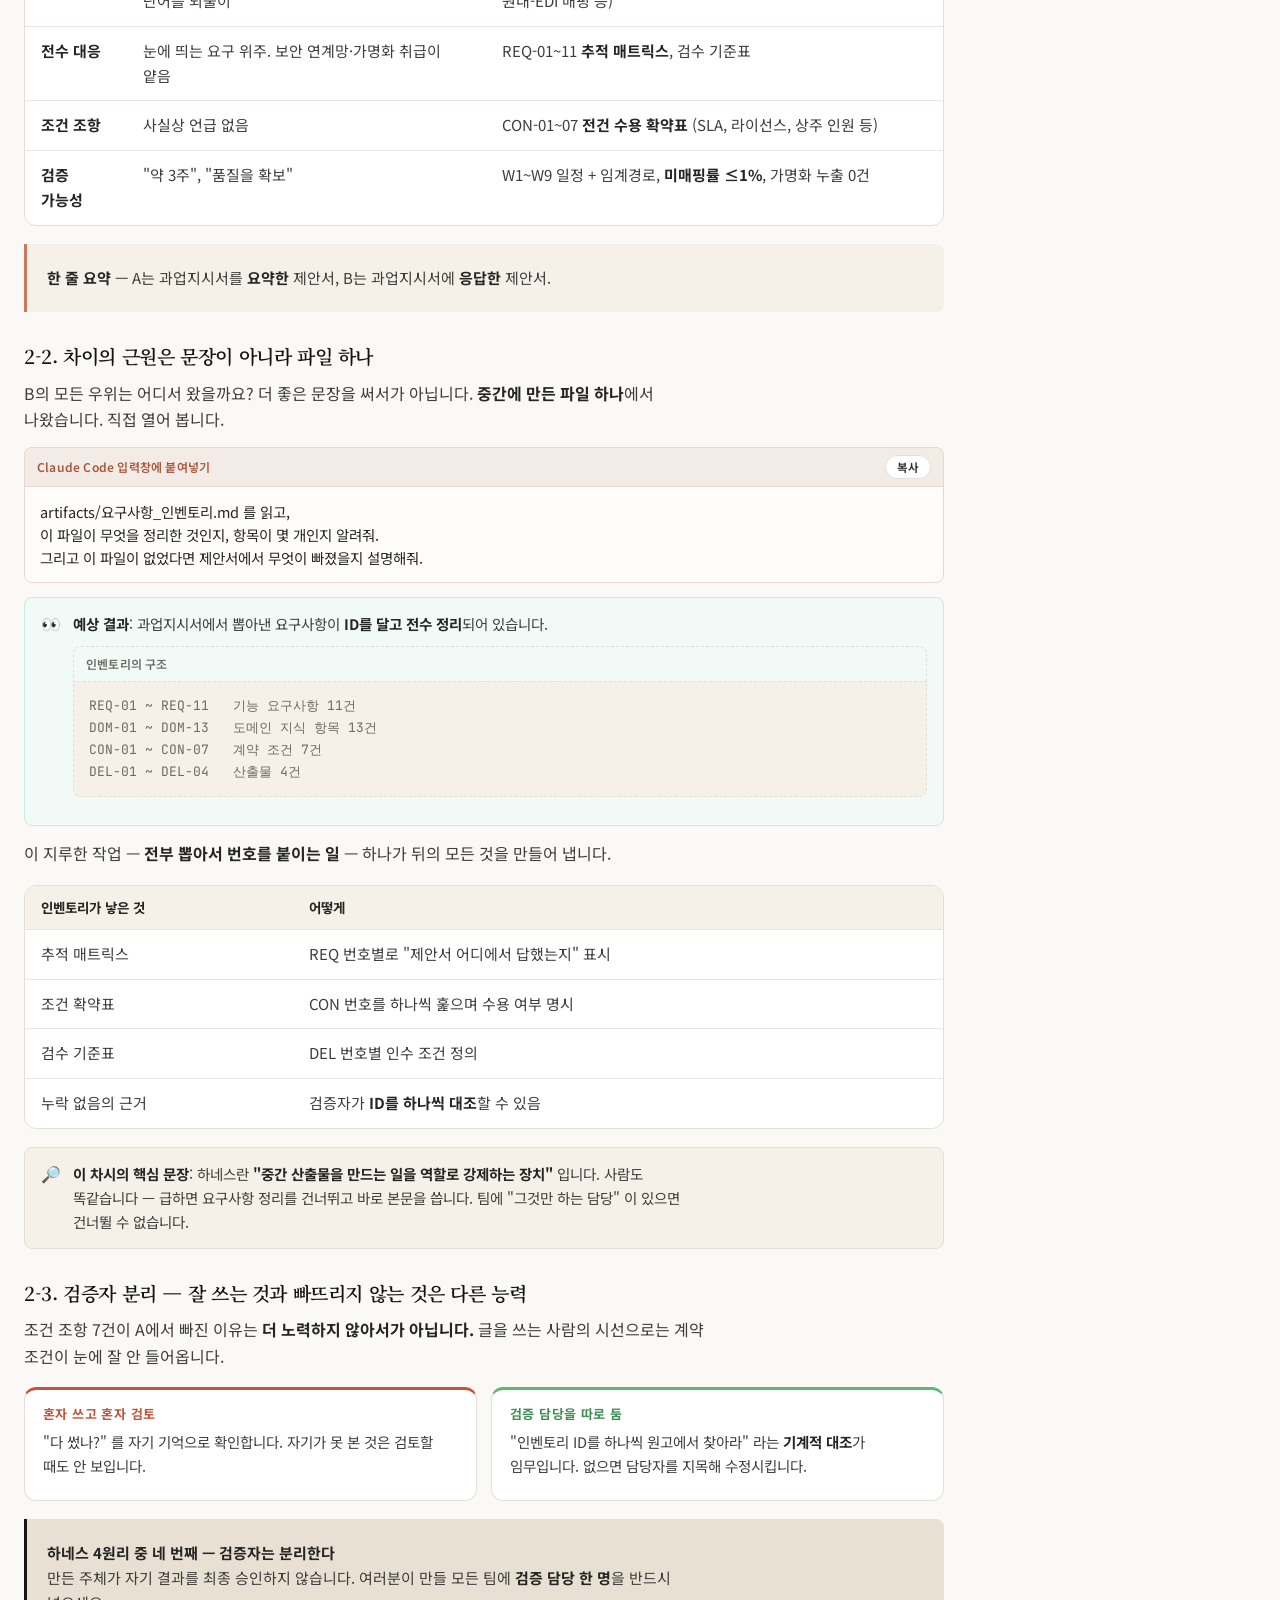
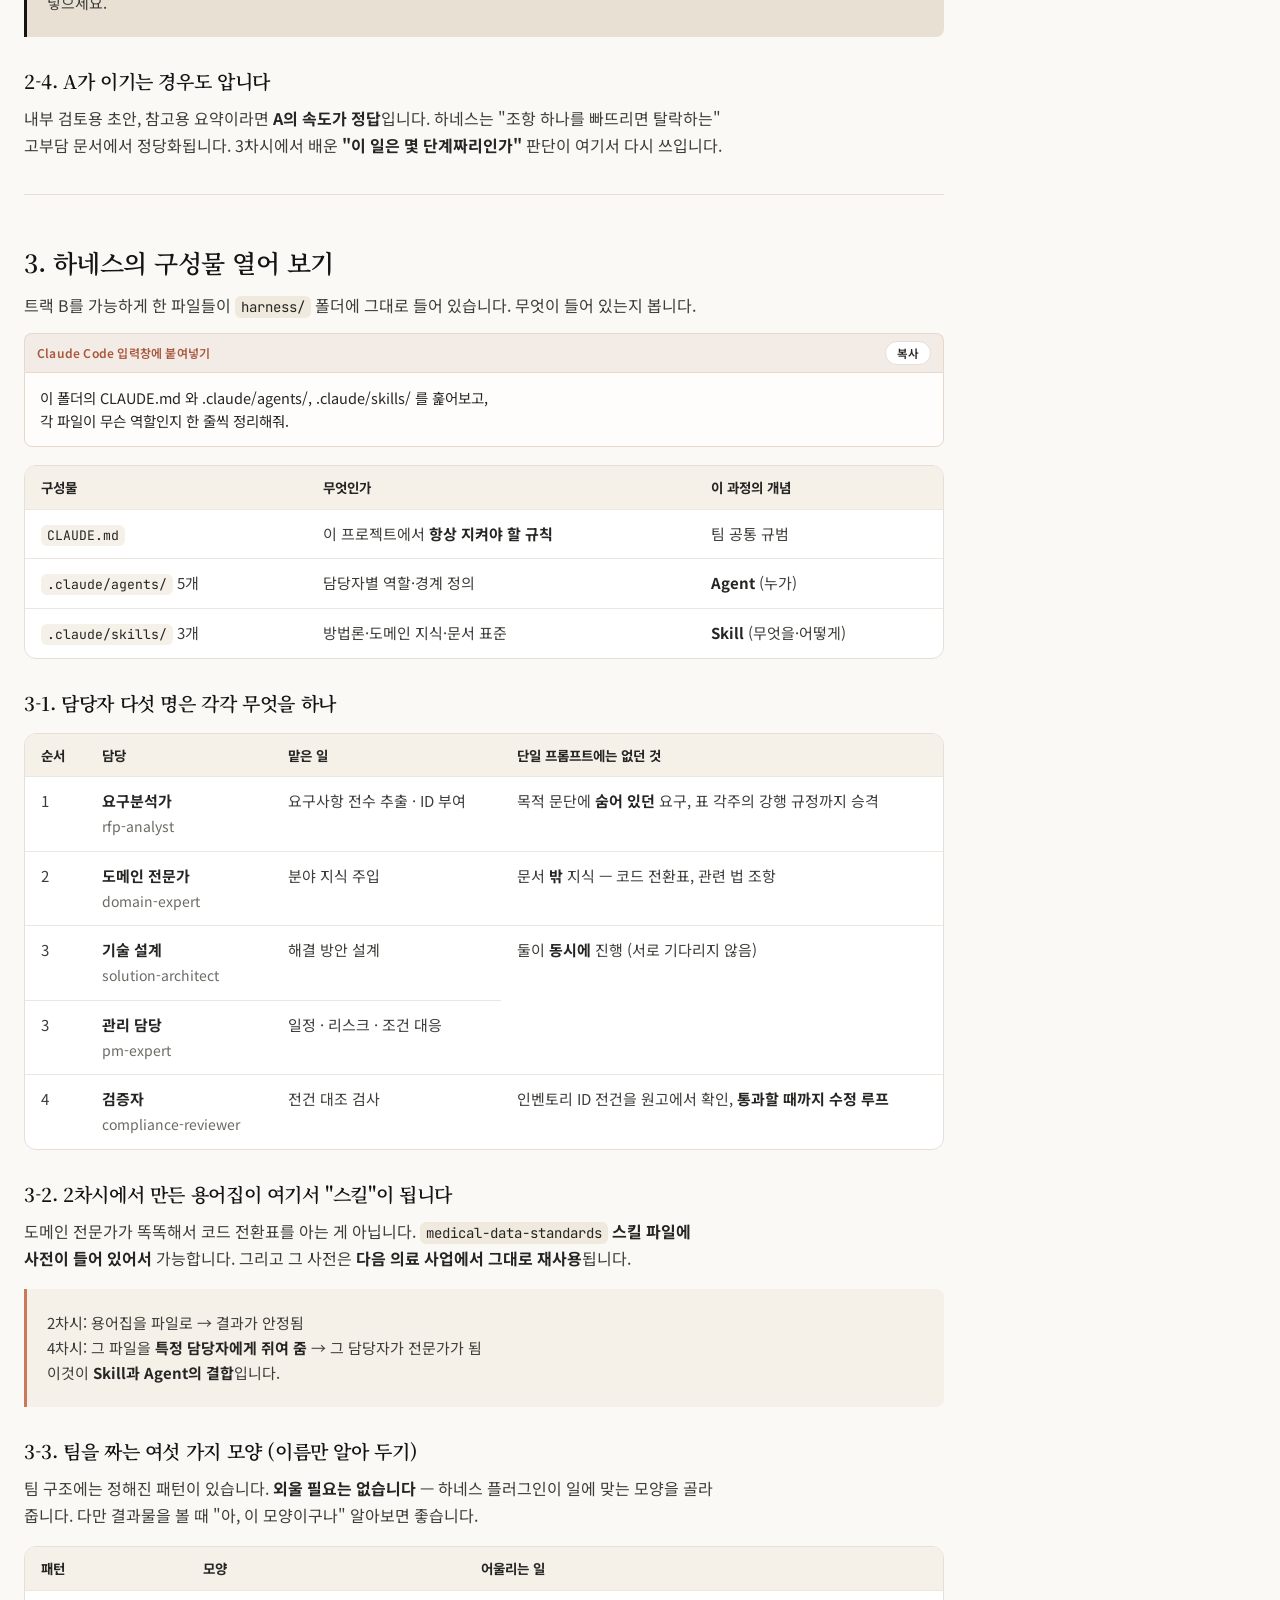
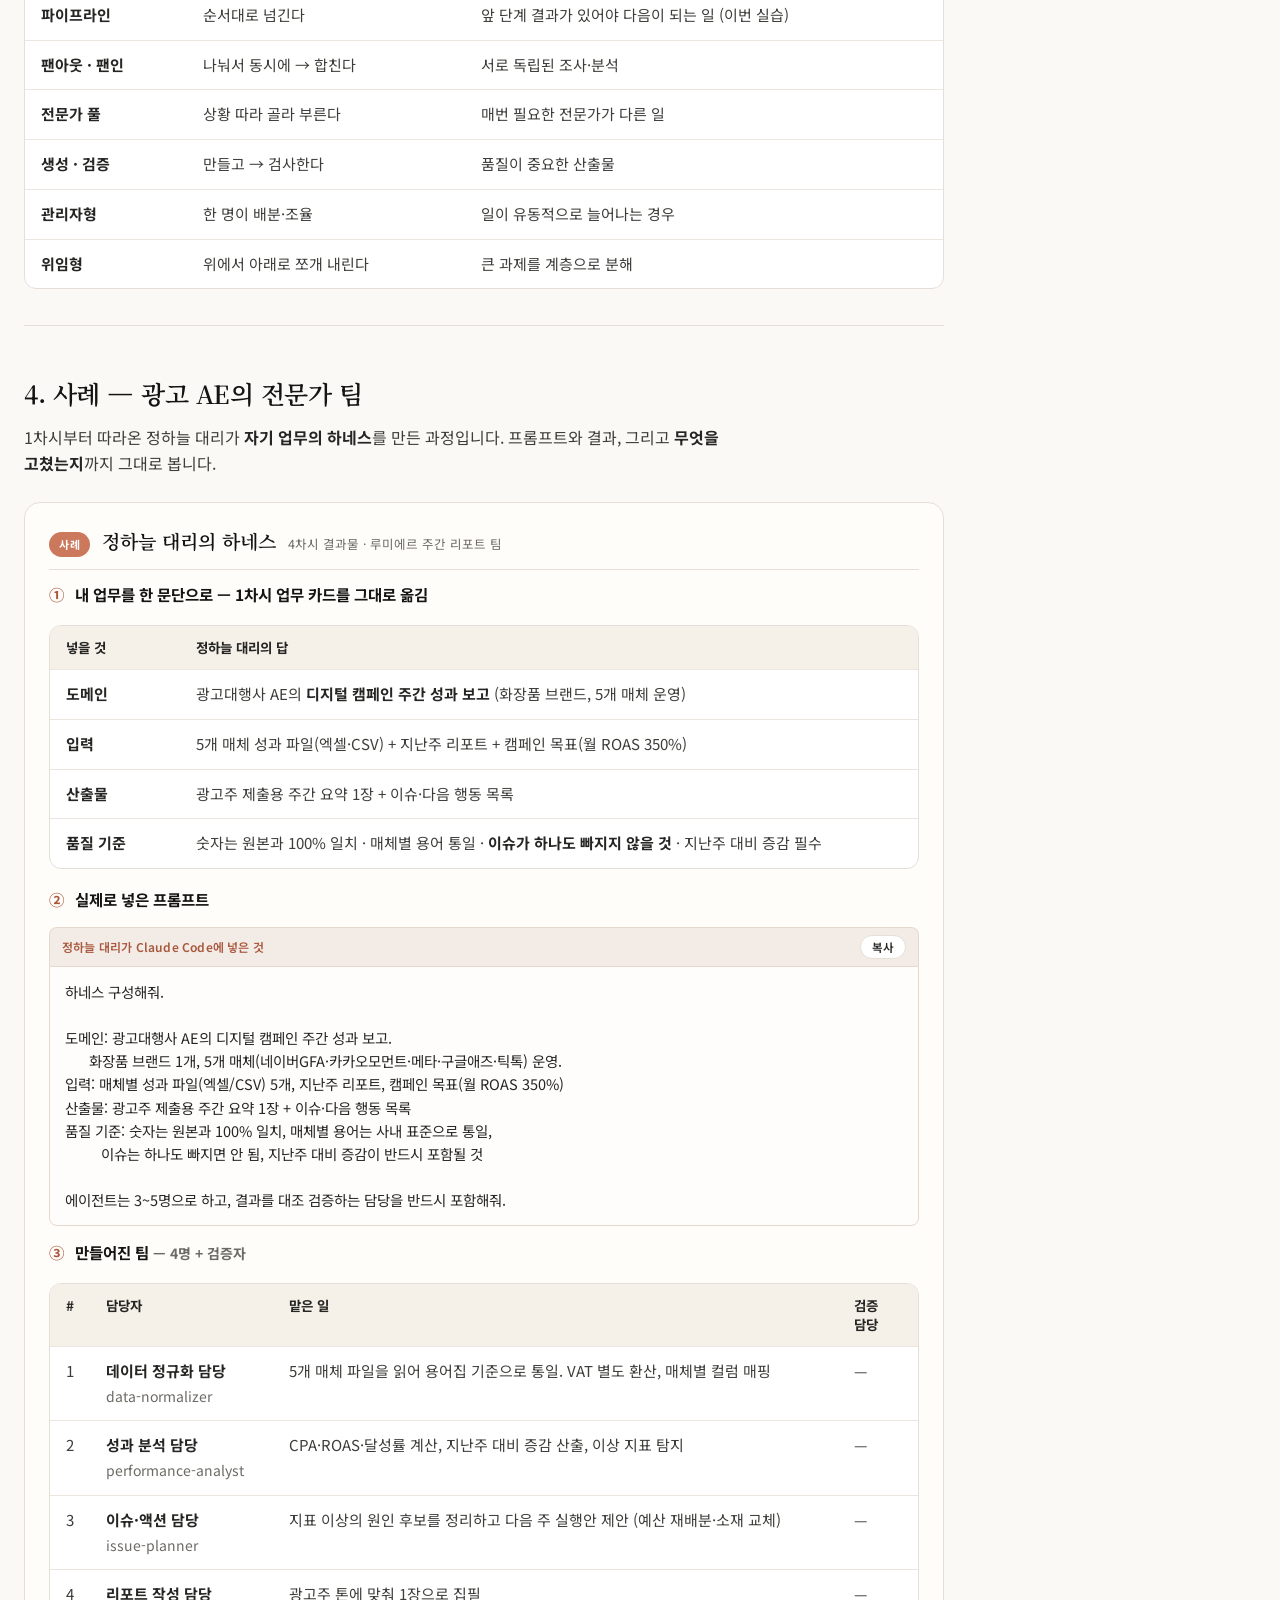
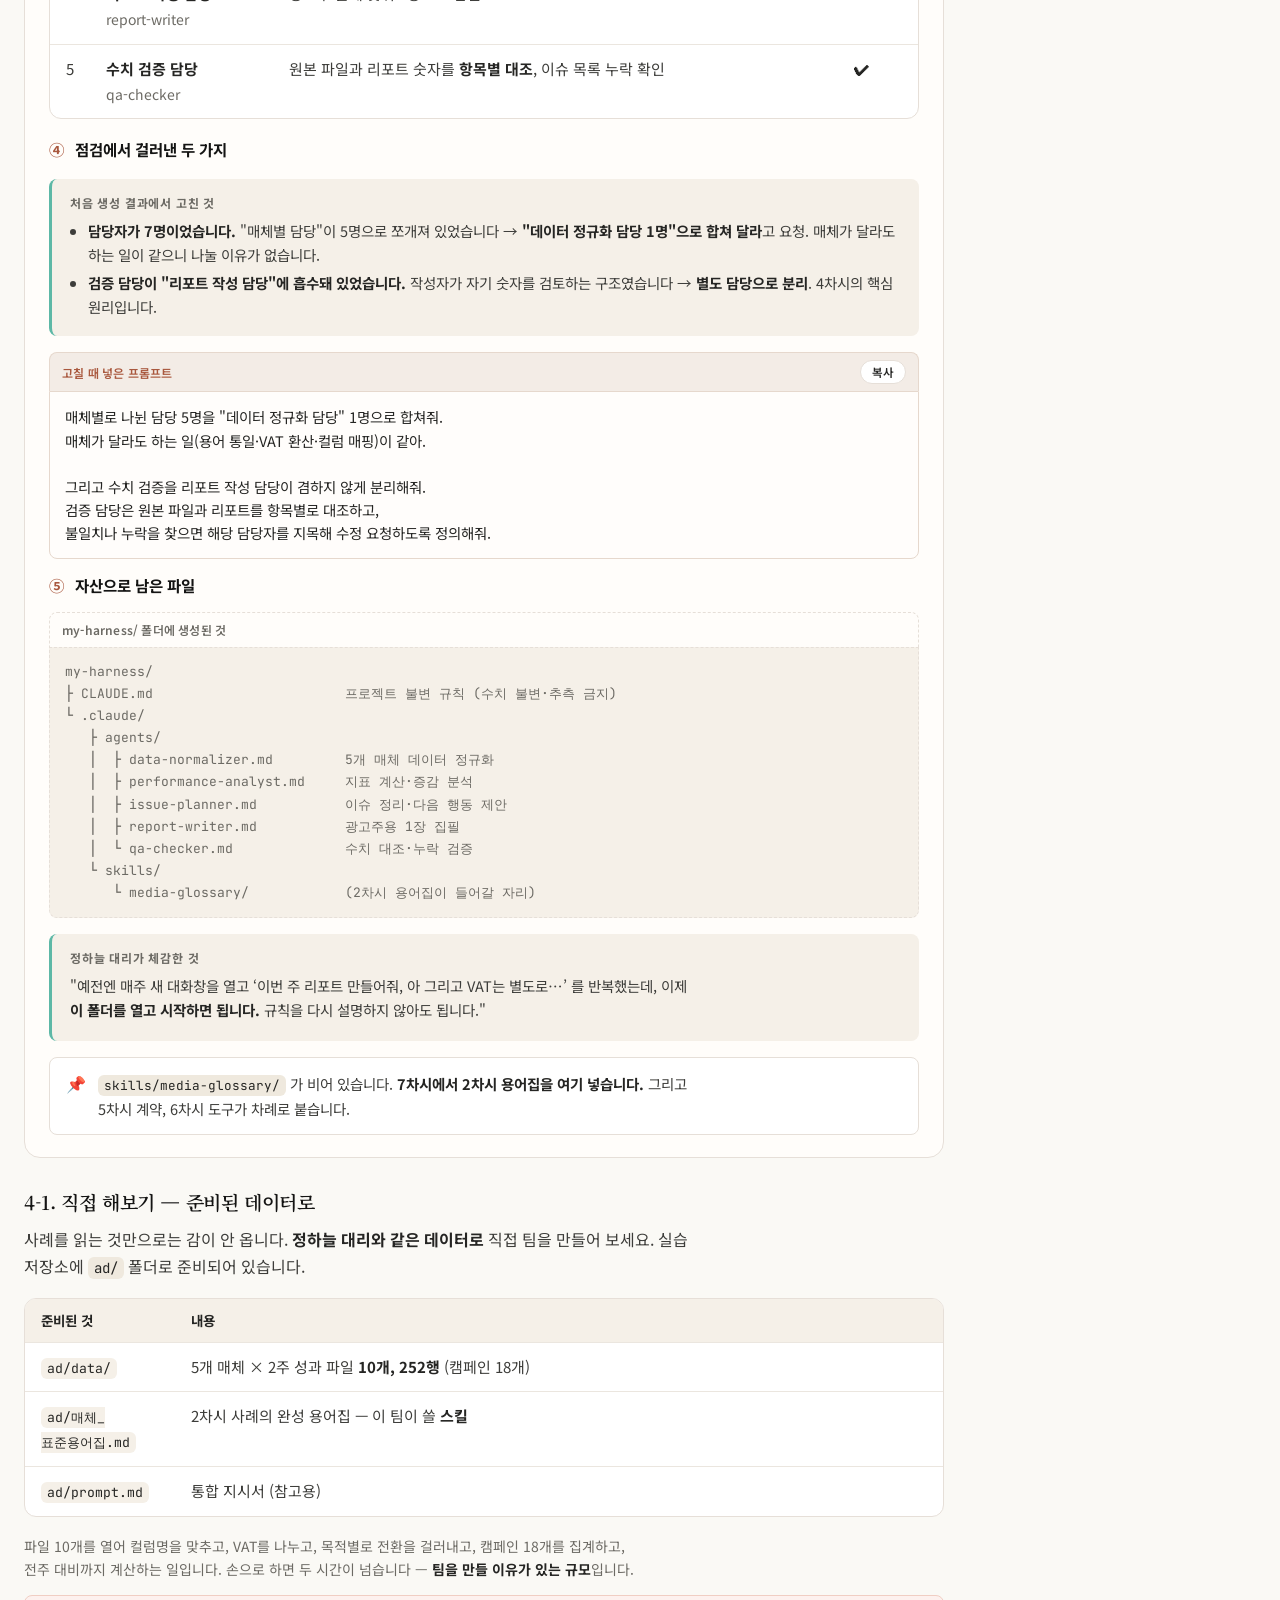
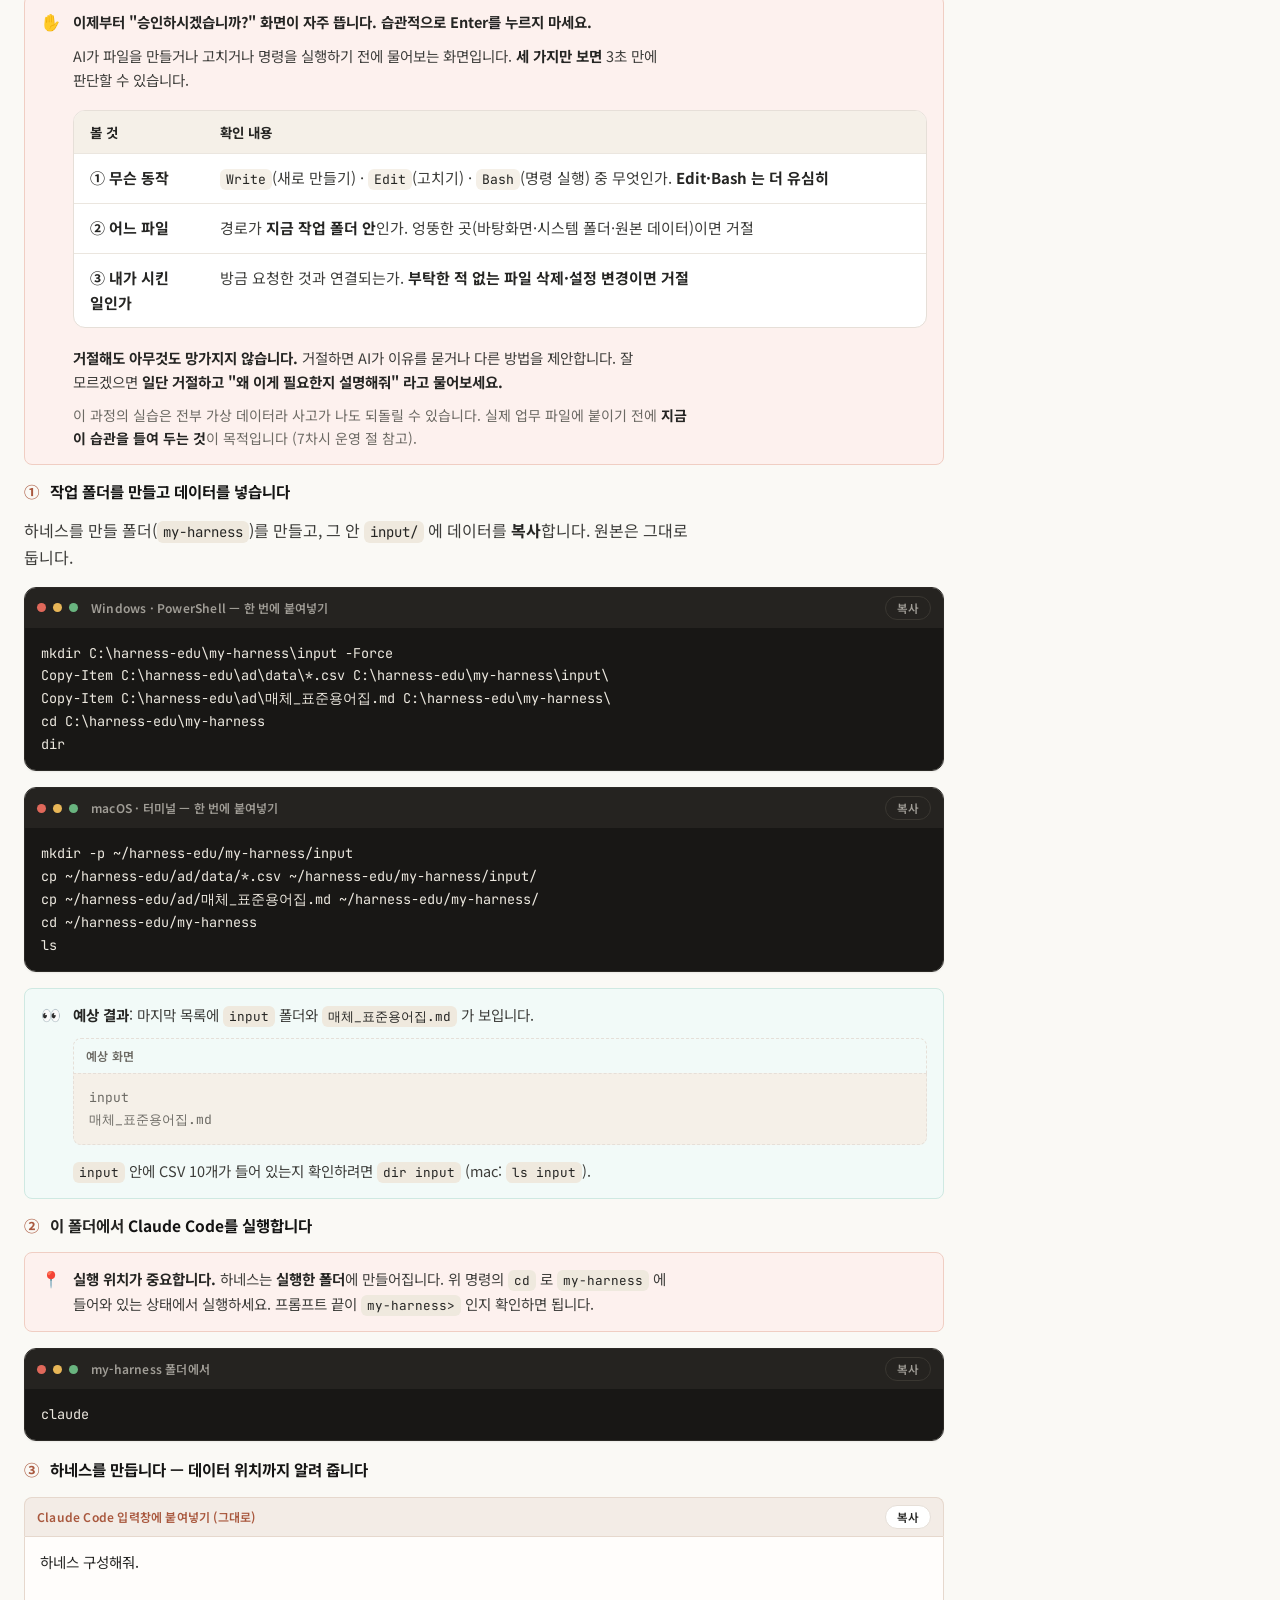
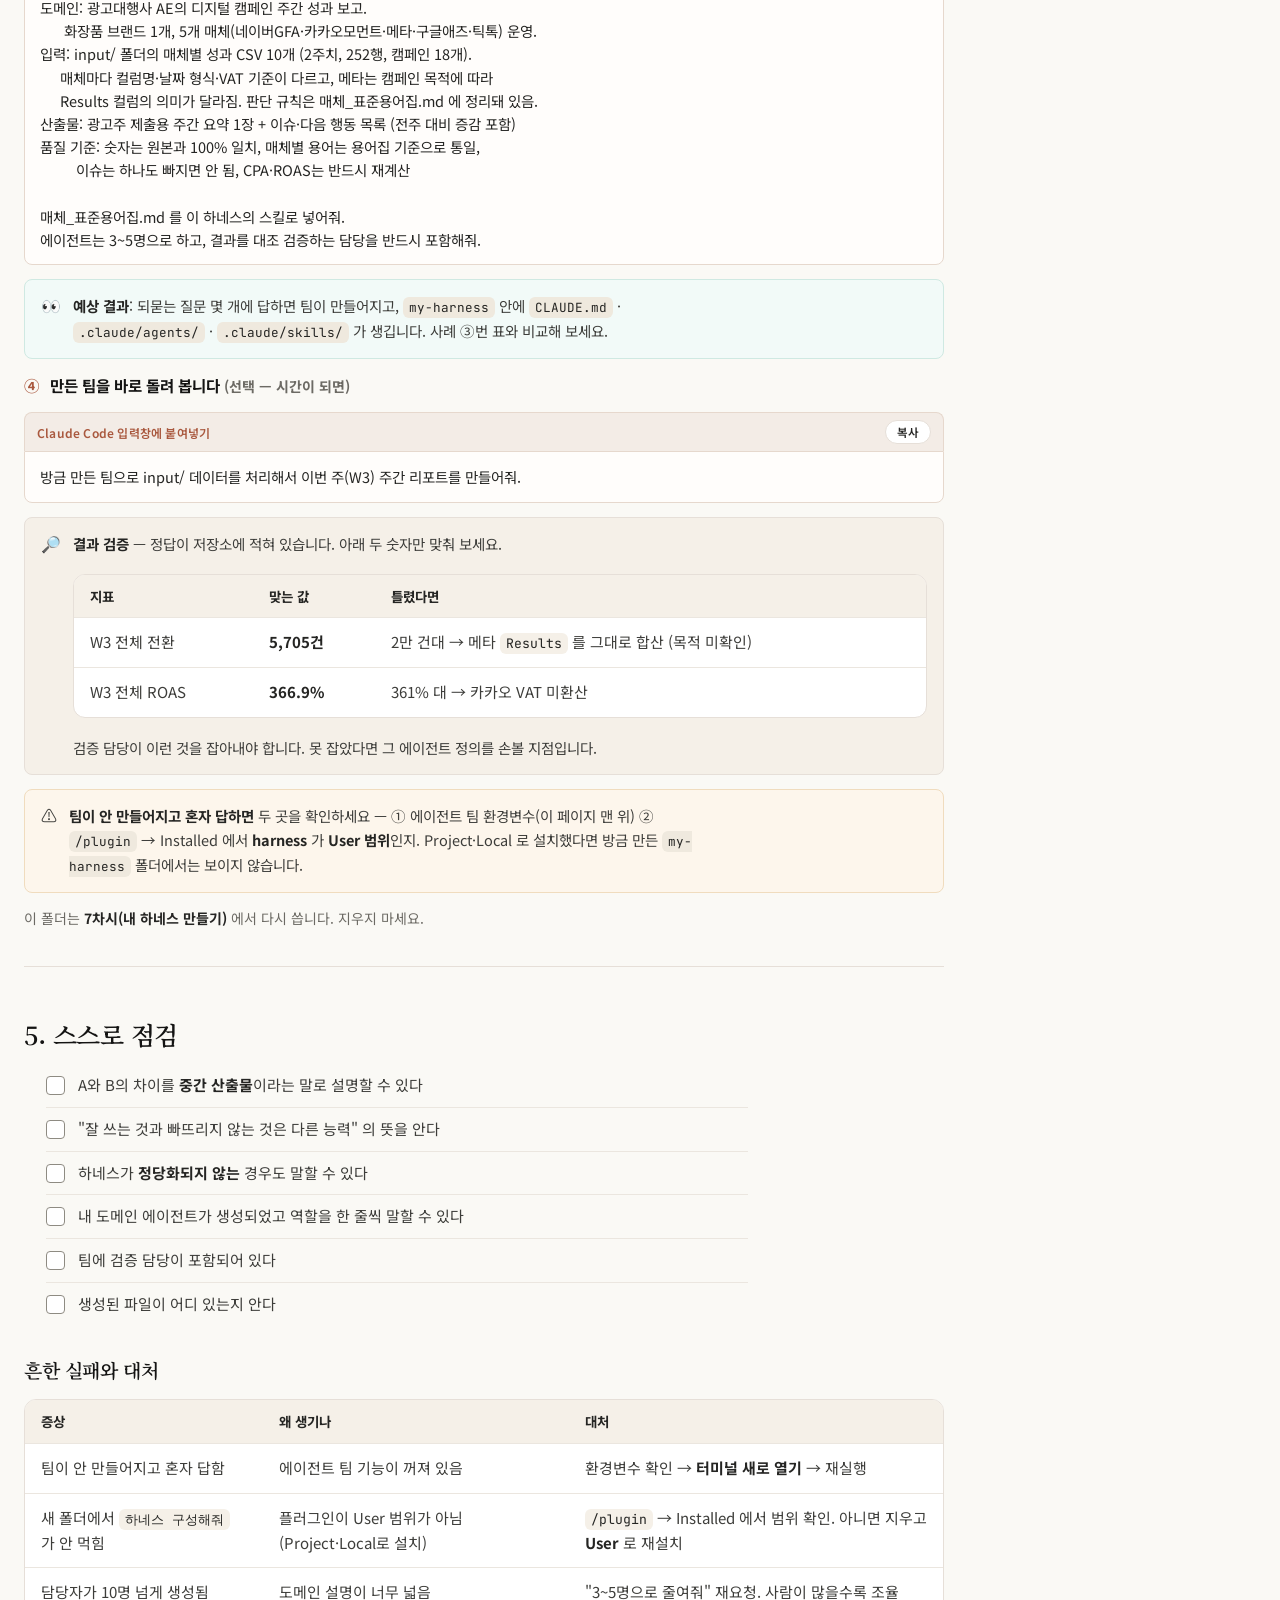
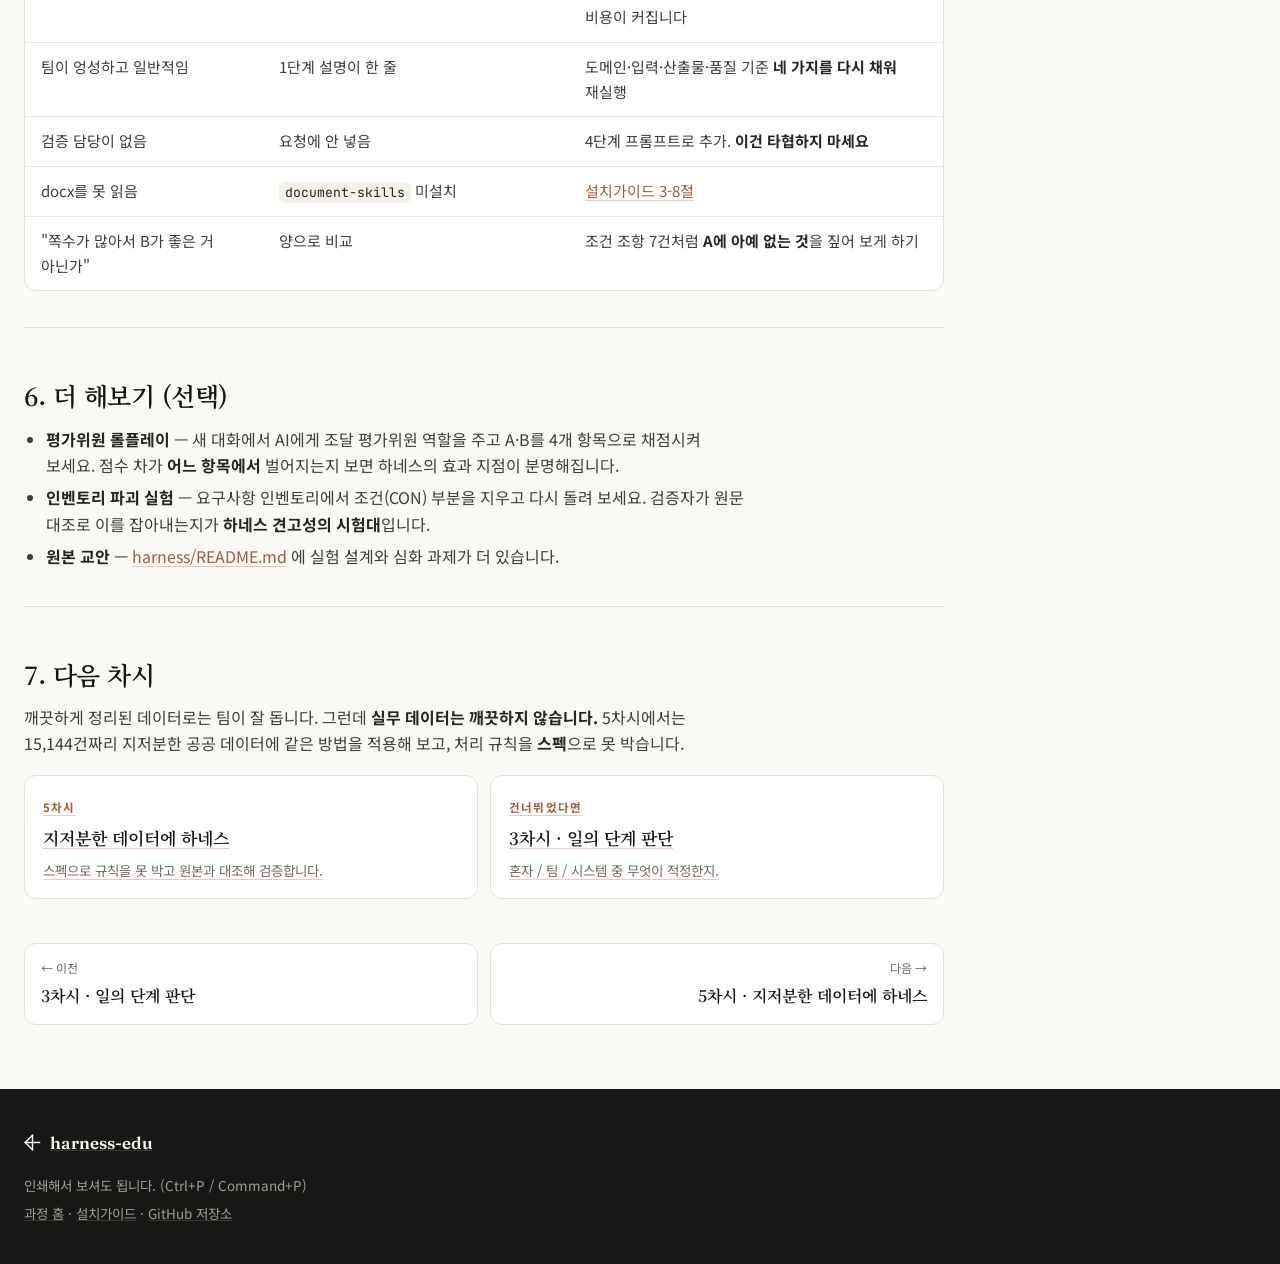
<file: docs/chapters/ch4.html>
<!doctype html>
<html lang="ko">
<head>
<meta charset="utf-8">
<meta name="viewport" content="width=device-width, initial-scale=1">
<title>4차시. 전문가 팀 만들기 — 하네스가 바꾸는 것 · harness-edu</title>
<meta name="description" content="배경지식이 없는 상태에서 전문가 에이전트 팀은 무엇을 바꾸는가. 단일 프롬프트와 하네스를 A/B로 비교하고 내 업무 팀을 직접 만듭니다.">
<link rel="icon" href="data:image/svg+xml,%3Csvg xmlns='http://www.w3.org/2000/svg' viewBox='0 0 24 24'%3E%3Crect width='24' height='24' fill='%23faf9f5'/%3E%3Cg fill='%23141413'%3E%3Crect x='11' y='1' width='2' height='22'/%3E%3Crect x='1' y='11' width='22' height='2'/%3E%3Crect x='3.8' y='3.8' width='2' height='16.4' transform='rotate(45 12 12)'/%3E%3Crect x='3.8' y='3.8' width='2' height='16.4' transform='rotate(-45 12 12)'/%3E%3C/g%3E%3C/svg%3E">
<link rel="preconnect" href="https://fonts.googleapis.com">
<link rel="preconnect" href="https://fonts.gstatic.com" crossorigin>
<link href="https://fonts.googleapis.com/css2?family=Fraunces:opsz,wght@9..144,400;9..144,600&family=Noto+Sans+KR:wght@400;500;700&family=Noto+Serif+KR:wght@500;600&family=JetBrains+Mono:wght@400;500&display=swap" rel="stylesheet">
<link rel="stylesheet" href="../assets/site.css">
</head>
<body data-page="ch4">
<a class="skip-link" href="#main">본문으로 건너뛰기</a>

<header class="topnav"><div class="wrap">
  <a class="brand" href="../index.html">
    <span class="spike" aria-hidden="true"><svg viewBox="0 0 24 24"><g fill="#141413"><rect x="11" y="1" width="2" height="22"/><rect x="1" y="11" width="22" height="2"/><rect x="3.8" y="3.8" width="2" height="16.4" transform="rotate(45 12 12)"/><rect x="3.8" y="3.8" width="2" height="16.4" transform="rotate(-45 12 12)"/></g></svg></span>
    <span class="brand-full">harness-edu</span>
  </a>
  <nav aria-label="주요 메뉴">
    <a href="../index.html">과정 홈</a>
    <a href="../index.html#curriculum" aria-current="page">커리큘럼</a>
    <a href="../install/index.html">설치가이드</a>
  </nav>
</div></header>

<div class="wrap page-head">
  <div class="eyebrow">4차시 · 교재 + 사례</div>
  <h1>전문가 팀 만들기 — 하네스가 바꾸는 것</h1>
  <p class="sub">모르는 분야의 전문 문서를 써야 한다면? 같은 입력으로 <strong>혼자 쓴 것</strong>과 <strong>전문가 팀이 쓴 것</strong>을 나란히 놓고, 차이가 어디서 왔는지 찾습니다. 그리고 내 업무의 팀을 직접 만듭니다.</p>
  <div class="meta">
    <span class="badge">4 / 7</span>
    <span>🧑‍💼 실무 사례</span>
    <span>🏛️ 공공·제안서</span>
  </div>
</div>

<div class="wrap layout">
  <main id="main" class="main-col">
    <article class="prose">

<h2 id="준비할-것">이 차시에서 준비할 것</h2>

<div class="prep">
  <div class="prep-item"><b>선행</b><span><a href="ch1.html">1차시</a> · <a href="ch2.html">2차시</a> 완료</span></div>
  <div class="prep-item"><b>필수 확인</b><span>에이전트 팀 기능이 켜져 있을 것</span></div>
  <div class="prep-item"><b>실습 파일</b><span><code>harness/</code> (A/B 비교) · <code>ad/</code> (내 팀 실습 데이터 252행)</span></div>
  <div class="prep-item"><b>가져올 것</b><span>1차시 <strong>업무 카드</strong> + 2차시 <strong>용어집</strong></span></div>
</div>

<p>에이전트 팀 기능이 켜져 있는지 <strong>새 터미널</strong>에서 확인하세요. <code>1</code> 이 나와야 합니다.</p>

<div class="code-card is-term"><div class="terminal"><div class="terminal-bar"><i></i><i></i><i></i><span>Windows · PowerShell</span><button type="button" class="copy-btn" data-copy>복사</button></div><div class="terminal-body"><pre>echo $env:CLAUDE_CODE_EXPERIMENTAL_AGENT_TEAMS</pre></div></div></div>

<div class="code-card is-term"><div class="terminal"><div class="terminal-bar"><i></i><i></i><i></i><span>macOS · 터미널</span><button type="button" class="copy-btn" data-copy>복사</button></div><div class="terminal-body"><pre>echo $CLAUDE_CODE_EXPERIMENTAL_AGENT_TEAMS</pre></div></div></div>

<section class="callout callout-warn"><span class="callout-icon" aria-hidden="true">⚠️</span><div class="callout-body"><p><strong>비어 있으면</strong> 이 차시의 후반 실습이 동작하지 않습니다. <a href="../install/setup-windows.html#3-5-에이전트-팀-켜기">설치가이드 3-5절</a>을 다시 하고 <strong>터미널을 새로 열어</strong> 진행하세요.</p></div></section>

<hr>

<h2 id="처음-나오는-말">이 차시에서 처음 나오는 말</h2>

<div class="terms"><dl>
  <dt>에이전트 정의</dt><dd>담당자 한 명의 <strong>역할·경계·금지사항</strong>을 적어 둔 파일. <code>.claude/agents/</code> 안에 한 명당 한 장씩 들어갑니다.</dd>
  <dt>중간 산출물</dt><dd>최종 결과물이 아니라 <strong>그 앞 단계에서 만들어지는 자료</strong>. 이 차시의 핵심 — 품질 차이는 여기서 갈립니다.</dd>
  <dt>검증자 분리</dt><dd>만든 사람이 자기 결과를 승인하지 않고, <strong>별도 담당이 대조 검사</strong>하는 구조.</dd>
  <dt>팀 아키텍처 패턴</dt><dd>팀을 짜는 <strong>정해진 모양 6가지</strong>. 순서대로 넘기기, 나눠서 동시에 하기 등.</dd>
</dl></div>

<hr>

<h2 id="배우는-것">이 차시에서 배우는 것</h2>

<ul class="goals">
  <li>단일 프롬프트와 전문가 팀의 차이를 <strong>결과물 네 지점</strong>에서 직접 확인한다</li>
  <li>그 차이가 <strong>중간 산출물</strong>에서 왔다는 것을 파일로 확인한다</li>
  <li>내 업무의 전문가 팀을 <strong>직접 만들어</strong> 파일로 남긴다</li>
</ul>

<section class="callout callout-tip"><span class="callout-icon" aria-hidden="true">💡</span><div class="callout-body"><p><strong>&quot;이미 잘 만들어진 하네스를 가져다 쓰면 되지 않나요?&quot;</strong> — 됩니다. 공개된 것만 100개가 있고, <strong>7차시에서 실제로 그렇게 합니다.</strong> 다만 순서가 중요합니다. <strong>한 번도 만들어 보지 않으면, 남의 하네스를 열어도 무엇이 중요한지 보이지 않습니다.</strong> 담당자가 왜 다섯 명인지, 왜 저 사람이 마지막인지 판단할 기준이 없기 때문입니다. 오늘 한 번 직접 만들어 보고, 7차시에서 남의 것을 <strong>읽고 고칩니다.</strong></p></div></section>

<hr>

<h2 id="실험-조건">1. 실험 조건 — 모르는 분야의 문서를 써야 한다면</h2>

<p>입력은 나라장터에 실제로 올라온 <strong>과업지시서 1건</strong>입니다. 국가통합바이오빅데이터 사업의 병원 진료기록 연계 구축 건이고, 문서에는 이런 단어들이 <strong>이름만</strong> 나옵니다.</p>

<div class="code-card is-out"><div class="code-bar"><span class="code-label">과업지시서에 등장하는 용어</span></div><pre>FHIR · KCD-8 · 심평원 EDI · 가명화 · ETL</pre></div>

<p>보건의료 데이터를 모르는 사람이 이 문서로 제안서를 써야 합니다. <strong>이것이 실험 조건입니다.</strong> 여러분도 업무에서 비슷한 상황을 겪습니다 — 낯선 부서의 요청, 처음 보는 규격, 이름만 아는 제도.</p>

<div class="table-wrap"><table>
<thead><tr><th></th><th>트랙 A</th><th>트랙 B</th></tr></thead>
<tbody>
<tr><td>방식</td><td>단일 프롬프트 한 번</td><td>전문가 에이전트 팀</td></tr>
<tr><td>지시</td><td>&quot;과업지시서로 제안서를 작성해줘&quot;</td><td>5명이 순서·병렬로 분업 + 검증</td></tr>
<tr><td>결과</td><td><code>제안서A_단일패스.docx</code> (3쪽)</td><td><code>제안서B_하네스.docx</code> (8쪽)</td></tr>
</tbody></table></div>

<section class="callout callout-tip"><span class="callout-icon" aria-hidden="true">🔎</span><div class="callout-body"><p><strong>공정한 비교입니다.</strong> A는 일부러 못 쓴 것이 아닙니다. 구조가 잡혀 있고 문장도 매끄러운 <strong>단일 패스의 &quot;괜찮은 평균&quot;</strong> 입니다. 기준선이 정직해야 비교가 의미를 가집니다. 그리고 <strong>쪽수가 많아서 좋은 것도 아닙니다</strong> — 무엇이 늘었는지가 중요합니다.</p></div></section>

<hr>

<h2 id="결과-비교">2. 결과 비교 — 차이가 남는 네 지점</h2>

<p>두 결과물은 이미 저장소에 들어 있습니다. 직접 열어 비교합니다.</p>

<div class="code-card is-term"><div class="terminal"><div class="terminal-bar"><i></i><i></i><i></i><span>Windows · PowerShell</span><button type="button" class="copy-btn" data-copy>복사</button></div><div class="terminal-body"><pre>cd C:\harness-edu\harness; claude</pre></div></div></div>

<div class="code-card is-term"><div class="terminal"><div class="terminal-bar"><i></i><i></i><i></i><span>macOS · 터미널</span><button type="button" class="copy-btn" data-copy>복사</button></div><div class="terminal-body"><pre>cd ~/harness-edu/harness &amp;&amp; claude</pre></div></div></div>

<div class="code-card is-prompt"><div class="code-bar"><span class="code-label">Claude Code 입력창에 붙여넣기</span><button type="button" class="copy-btn" data-copy>복사</button></div><pre>제안서A_단일패스.docx 와 제안서B_하네스.docx 를 둘 다 읽고,
아래 네 항목에서 무엇이 다른지 표로 비교해줘. 쪽수 말고 내용으로 비교해줘.

1. 배경지식 (모르는 분야를 어떻게 다뤘나)
2. 요구사항 대응 (빠뜨린 것이 있나)
3. 계약 조건 조항 대응
4. 검증 가능성 (숫자로 확인 가능한 약속이 있나)</pre></div>

<section class="callout callout-expect"><span class="callout-icon" aria-hidden="true">👀</span><div class="callout-body"><p><strong>예상 결과</strong>: 아래와 비슷한 비교표가 나옵니다. AI가 만든 표를 <strong>직접 문서를 열어 확인</strong>해 보세요 — 이것도 검수 연습입니다.</p></div></section>

<div class="table-wrap"><table>
<thead><tr><th>비교 지점</th><th>A · 단일 패스</th><th>B · 하네스</th></tr></thead>
<tbody>
<tr><td><strong>배경지식</strong></td><td>&quot;표준코드에 맞추어 매핑합니다&quot; — 과업지시서 단어를 되풀이</td><td>6종 코드체계별 매핑 전략 표 (KR Core ValueSet, KCD 전환표, 원내-EDI 매핑 등)</td></tr>
<tr><td><strong>전수 대응</strong></td><td>눈에 띄는 요구 위주. 보안 연계망·가명화 취급이 얕음</td><td>REQ-01~11 <strong>추적 매트릭스</strong>, 검수 기준표</td></tr>
<tr><td><strong>조건 조항</strong></td><td>사실상 언급 없음</td><td>CON-01~07 <strong>전건 수용 확약표</strong> (SLA, 라이선스, 상주 인원 등)</td></tr>
<tr><td><strong>검증 가능성</strong></td><td>&quot;약 3주&quot;, &quot;품질을 확보&quot;</td><td>W1~W9 일정 + 임계경로, <strong>미매핑률 ≤1%</strong>, 가명화 누출 0건</td></tr>
</tbody></table></div>

<blockquote>
  <p><strong>한 줄 요약</strong> — A는 과업지시서를 <strong>요약한</strong> 제안서, B는 과업지시서에 <strong>응답한</strong> 제안서.</p>
</blockquote>

<h3 id="2-2-차이의-근원">2-2. 차이의 근원은 문장이 아니라 파일 하나</h3>

<p>B의 모든 우위는 어디서 왔을까요? 더 좋은 문장을 써서가 아닙니다. <strong>중간에 만든 파일 하나</strong>에서 나왔습니다. 직접 열어 봅니다.</p>

<div class="code-card is-prompt"><div class="code-bar"><span class="code-label">Claude Code 입력창에 붙여넣기</span><button type="button" class="copy-btn" data-copy>복사</button></div><pre>artifacts/요구사항_인벤토리.md 를 읽고,
이 파일이 무엇을 정리한 것인지, 항목이 몇 개인지 알려줘.
그리고 이 파일이 없었다면 제안서에서 무엇이 빠졌을지 설명해줘.</pre></div>

<section class="callout callout-expect"><span class="callout-icon" aria-hidden="true">👀</span><div class="callout-body">
<p><strong>예상 결과</strong>: 과업지시서에서 뽑아낸 요구사항이 <strong>ID를 달고 전수 정리</strong>되어 있습니다.</p>
<div class="code-card is-out"><div class="code-bar"><span class="code-label">인벤토리의 구조</span></div><pre>REQ-01 ~ REQ-11   기능 요구사항 11건
DOM-01 ~ DOM-13   도메인 지식 항목 13건
CON-01 ~ CON-07   계약 조건 7건
DEL-01 ~ DEL-04   산출물 4건</pre></div>
</div></section>

<p>이 지루한 작업 — <strong>전부 뽑아서 번호를 붙이는 일</strong> — 하나가 뒤의 모든 것을 만들어 냅니다.</p>

<div class="table-wrap"><table>
<thead><tr><th>인벤토리가 낳은 것</th><th>어떻게</th></tr></thead>
<tbody>
<tr><td>추적 매트릭스</td><td>REQ 번호별로 &quot;제안서 어디에서 답했는지&quot; 표시</td></tr>
<tr><td>조건 확약표</td><td>CON 번호를 하나씩 훑으며 수용 여부 명시</td></tr>
<tr><td>검수 기준표</td><td>DEL 번호별 인수 조건 정의</td></tr>
<tr><td>누락 없음의 근거</td><td>검증자가 <strong>ID를 하나씩 대조</strong>할 수 있음</td></tr>
</tbody></table></div>

<section class="callout callout-tip"><span class="callout-icon" aria-hidden="true">🔎</span><div class="callout-body"><p><strong>이 차시의 핵심 문장</strong>: 하네스란 <strong>&quot;중간 산출물을 만드는 일을 역할로 강제하는 장치&quot;</strong> 입니다. 사람도 똑같습니다 — 급하면 요구사항 정리를 건너뛰고 바로 본문을 씁니다. 팀에 &quot;그것만 하는 담당&quot; 이 있으면 건너뛸 수 없습니다.</p></div></section>

<h3 id="2-3-검증자">2-3. 검증자 분리 — 잘 쓰는 것과 빠뜨리지 않는 것은 다른 능력</h3>

<p>조건 조항 7건이 A에서 빠진 이유는 <strong>더 노력하지 않아서가 아닙니다.</strong> 글을 쓰는 사람의 시선으로는 계약 조건이 눈에 잘 안 들어옵니다.</p>

<div class="vs">
  <div class="bad">
    <h4>혼자 쓰고 혼자 검토</h4>
    <p>&quot;다 썼나?&quot; 를 자기 기억으로 확인합니다. 자기가 못 본 것은 검토할 때도 안 보입니다.</p>
  </div>
  <div class="good">
    <h4>검증 담당을 따로 둠</h4>
    <p>&quot;인벤토리 ID를 하나씩 원고에서 찾아라&quot; 라는 <strong>기계적 대조</strong>가 임무입니다. 없으면 담당자를 지목해 수정시킵니다.</p>
  </div>
</div>

<blockquote class="rule">
  <p><strong>하네스 4원리 중 네 번째 — 검증자는 분리한다</strong><br>
  만든 주체가 자기 결과를 최종 승인하지 않습니다. 여러분이 만들 모든 팀에 <strong>검증 담당 한 명</strong>을 반드시 넣으세요.</p>
</blockquote>

<h3 id="2-4-a가-이기는-경우">2-4. A가 이기는 경우도 압니다</h3>

<p>내부 검토용 초안, 참고용 요약이라면 <strong>A의 속도가 정답</strong>입니다. 하네스는 &quot;조항 하나를 빠뜨리면 탈락하는&quot; 고부담 문서에서 정당화됩니다. 3차시에서 배운 <strong>&quot;이 일은 몇 단계짜리인가&quot;</strong> 판단이 여기서 다시 쓰입니다.</p>

<hr>

<h2 id="구성물">3. 하네스의 구성물 열어 보기</h2>

<p>트랙 B를 가능하게 한 파일들이 <code>harness/</code> 폴더에 그대로 들어 있습니다. 무엇이 들어 있는지 봅니다.</p>

<div class="code-card is-prompt"><div class="code-bar"><span class="code-label">Claude Code 입력창에 붙여넣기</span><button type="button" class="copy-btn" data-copy>복사</button></div><pre>이 폴더의 CLAUDE.md 와 .claude/agents/, .claude/skills/ 를 훑어보고,
각 파일이 무슨 역할인지 한 줄씩 정리해줘.</pre></div>

<div class="table-wrap"><table>
<thead><tr><th>구성물</th><th>무엇인가</th><th>이 과정의 개념</th></tr></thead>
<tbody>
<tr><td><code>CLAUDE.md</code></td><td>이 프로젝트에서 <strong>항상 지켜야 할 규칙</strong></td><td>팀 공통 규범</td></tr>
<tr><td><code>.claude/agents/</code> 5개</td><td>담당자별 역할·경계 정의</td><td><strong>Agent</strong> (누가)</td></tr>
<tr><td><code>.claude/skills/</code> 3개</td><td>방법론·도메인 지식·문서 표준</td><td><strong>Skill</strong> (무엇을·어떻게)</td></tr>
</tbody></table></div>

<h3 id="3-1-담당자-다섯">3-1. 담당자 다섯 명은 각각 무엇을 하나</h3>

<div class="table-wrap"><table>
<thead><tr><th>순서</th><th>담당</th><th>맡은 일</th><th>단일 프롬프트에는 없던 것</th></tr></thead>
<tbody>
<tr><td>1</td><td><strong>요구분석가</strong><br><span class="muted">rfp-analyst</span></td><td>요구사항 전수 추출 · ID 부여</td><td>목적 문단에 <strong>숨어 있던</strong> 요구, 표 각주의 강행 규정까지 승격</td></tr>
<tr><td>2</td><td><strong>도메인 전문가</strong><br><span class="muted">domain-expert</span></td><td>분야 지식 주입</td><td>문서 <strong>밖</strong> 지식 — 코드 전환표, 관련 법 조항</td></tr>
<tr><td>3</td><td><strong>기술 설계</strong><br><span class="muted">solution-architect</span></td><td>해결 방안 설계</td><td rowspan="2">둘이 <strong>동시에</strong> 진행 (서로 기다리지 않음)</td></tr>
<tr><td>3</td><td><strong>관리 담당</strong><br><span class="muted">pm-expert</span></td><td>일정 · 리스크 · 조건 대응</td></tr>
<tr><td>4</td><td><strong>검증자</strong><br><span class="muted">compliance-reviewer</span></td><td>전건 대조 검사</td><td>인벤토리 ID 전건을 원고에서 확인, <strong>통과할 때까지 수정 루프</strong></td></tr>
</tbody></table></div>

<h3 id="3-2-스킬-연결">3-2. 2차시에서 만든 용어집이 여기서 &quot;스킬&quot;이 됩니다</h3>

<p>도메인 전문가가 똑똑해서 코드 전환표를 아는 게 아닙니다. <code>medical-data-standards</code> <strong>스킬 파일에 사전이 들어 있어서</strong> 가능합니다. 그리고 그 사전은 <strong>다음 의료 사업에서 그대로 재사용</strong>됩니다.</p>

<blockquote>
  <p>2차시: 용어집을 파일로 → 결과가 안정됨<br>
  4차시: 그 파일을 <strong>특정 담당자에게 쥐여 줌</strong> → 그 담당자가 전문가가 됨<br>
  이것이 <strong>Skill과 Agent의 결합</strong>입니다.</p>
</blockquote>

<h3 id="3-3-팀-패턴">3-3. 팀을 짜는 여섯 가지 모양 (이름만 알아 두기)</h3>

<p>팀 구조에는 정해진 패턴이 있습니다. <strong>외울 필요는 없습니다</strong> — 하네스 플러그인이 일에 맞는 모양을 골라 줍니다. 다만 결과물을 볼 때 &quot;아, 이 모양이구나&quot; 알아보면 좋습니다.</p>

<div class="table-wrap"><table>
<thead><tr><th>패턴</th><th>모양</th><th>어울리는 일</th></tr></thead>
<tbody>
<tr><td><strong>파이프라인</strong></td><td>순서대로 넘긴다</td><td>앞 단계 결과가 있어야 다음이 되는 일 (이번 실습)</td></tr>
<tr><td><strong>팬아웃 · 팬인</strong></td><td>나눠서 동시에 → 합친다</td><td>서로 독립된 조사·분석</td></tr>
<tr><td><strong>전문가 풀</strong></td><td>상황 따라 골라 부른다</td><td>매번 필요한 전문가가 다른 일</td></tr>
<tr><td><strong>생성 · 검증</strong></td><td>만들고 → 검사한다</td><td>품질이 중요한 산출물</td></tr>
<tr><td><strong>관리자형</strong></td><td>한 명이 배분·조율</td><td>일이 유동적으로 늘어나는 경우</td></tr>
<tr><td><strong>위임형</strong></td><td>위에서 아래로 쪼개 내린다</td><td>큰 과제를 계층으로 분해</td></tr>
</tbody></table></div>

<hr>

<h2 id="직접-만들기">4. 사례 — 광고 AE의 전문가 팀</h2>

<p>1차시부터 따라온 정하늘 대리가 <strong>자기 업무의 하네스</strong>를 만든 과정입니다. 프롬프트와 결과, 그리고 <strong>무엇을 고쳤는지</strong>까지 그대로 봅니다.</p>

<div class="case">
  <div class="case-head">
    <span class="tag-case">사례</span>
    <strong>정하늘 대리의 하네스</strong>
    <span>4차시 결과물 · 루미에르 주간 리포트 팀</span>
  </div>

  <p class="case-step"><em>①</em> 내 업무를 한 문단으로 — 1차시 업무 카드를 그대로 옮김</p>

  <div class="table-wrap"><table>
    <thead><tr><th style="width:130px">넣을 것</th><th>정하늘 대리의 답</th></tr></thead>
    <tbody>
      <tr><td><strong>도메인</strong></td><td>광고대행사 AE의 <strong>디지털 캠페인 주간 성과 보고</strong> (화장품 브랜드, 5개 매체 운영)</td></tr>
      <tr><td><strong>입력</strong></td><td>5개 매체 성과 파일(엑셀·CSV) + 지난주 리포트 + 캠페인 목표(월 ROAS 350%)</td></tr>
      <tr><td><strong>산출물</strong></td><td>광고주 제출용 주간 요약 1장 + 이슈·다음 행동 목록</td></tr>
      <tr><td><strong>품질 기준</strong></td><td>숫자는 원본과 100% 일치 · 매체별 용어 통일 · <strong>이슈가 하나도 빠지지 않을 것</strong> · 지난주 대비 증감 필수</td></tr>
    </tbody>
  </table></div>

  <p class="case-step"><em>②</em> 실제로 넣은 프롬프트</p>

  <div class="code-card is-prompt"><div class="code-bar"><span class="code-label">정하늘 대리가 Claude Code에 넣은 것</span><button type="button" class="copy-btn" data-copy>복사</button></div><pre>하네스 구성해줘.

도메인: 광고대행사 AE의 디지털 캠페인 주간 성과 보고.
      화장품 브랜드 1개, 5개 매체(네이버GFA·카카오모먼트·메타·구글애즈·틱톡) 운영.
입력: 매체별 성과 파일(엑셀/CSV) 5개, 지난주 리포트, 캠페인 목표(월 ROAS 350%)
산출물: 광고주 제출용 주간 요약 1장 + 이슈·다음 행동 목록
품질 기준: 숫자는 원본과 100% 일치, 매체별 용어는 사내 표준으로 통일,
         이슈는 하나도 빠지면 안 됨, 지난주 대비 증감이 반드시 포함될 것

에이전트는 3~5명으로 하고, 결과를 대조 검증하는 담당을 반드시 포함해줘.</pre></div>

  <p class="case-step"><em>③</em> 만들어진 팀 <span class="muted">— 4명 + 검증자</span></p>

  <div class="table-wrap"><table>
    <thead><tr><th style="width:34px">#</th><th>담당자</th><th>맡은 일</th><th style="width:80px">검증 담당</th></tr></thead>
    <tbody>
      <tr><td>1</td><td><strong>데이터 정규화 담당</strong><br><span class="muted">data-normalizer</span></td><td>5개 매체 파일을 읽어 용어집 기준으로 통일. VAT 별도 환산, 매체별 컬럼 매핑</td><td>—</td></tr>
      <tr><td>2</td><td><strong>성과 분석 담당</strong><br><span class="muted">performance-analyst</span></td><td>CPA·ROAS·달성률 계산, 지난주 대비 증감 산출, 이상 지표 탐지</td><td>—</td></tr>
      <tr><td>3</td><td><strong>이슈·액션 담당</strong><br><span class="muted">issue-planner</span></td><td>지표 이상의 원인 후보를 정리하고 다음 주 실행안 제안 (예산 재배분·소재 교체)</td><td>—</td></tr>
      <tr><td>4</td><td><strong>리포트 작성 담당</strong><br><span class="muted">report-writer</span></td><td>광고주 톤에 맞춰 1장으로 집필</td><td>—</td></tr>
      <tr><td>5</td><td><strong>수치 검증 담당</strong><br><span class="muted">qa-checker</span></td><td>원본 파일과 리포트 숫자를 <strong>항목별 대조</strong>, 이슈 목록 누락 확인</td><td><strong>✔</strong></td></tr>
    </tbody>
  </table></div>

  <p class="case-step"><em>④</em> 점검에서 걸러낸 두 가지</p>

  <div class="why">
    <b>처음 생성 결과에서 고친 것</b>
    <ul>
      <li><strong>담당자가 7명이었습니다.</strong> &quot;매체별 담당&quot;이 5명으로 쪼개져 있었습니다 → <strong>&quot;데이터 정규화 담당 1명&quot;으로 합쳐 달라</strong>고 요청. 매체가 달라도 하는 일이 같으니 나눌 이유가 없습니다.</li>
      <li><strong>검증 담당이 &quot;리포트 작성 담당&quot;에 흡수돼 있었습니다.</strong> 작성자가 자기 숫자를 검토하는 구조였습니다 → <strong>별도 담당으로 분리</strong>. 4차시의 핵심 원리입니다.</li>
    </ul>
  </div>

  <div class="code-card is-prompt"><div class="code-bar"><span class="code-label">고칠 때 넣은 프롬프트</span><button type="button" class="copy-btn" data-copy>복사</button></div><pre>매체별로 나뉜 담당 5명을 "데이터 정규화 담당" 1명으로 합쳐줘.
매체가 달라도 하는 일(용어 통일·VAT 환산·컬럼 매핑)이 같아.

그리고 수치 검증을 리포트 작성 담당이 겸하지 않게 분리해줘.
검증 담당은 원본 파일과 리포트를 항목별로 대조하고,
불일치나 누락을 찾으면 해당 담당자를 지목해 수정 요청하도록 정의해줘.</pre></div>

  <p class="case-step"><em>⑤</em> 자산으로 남은 파일</p>

  <div class="code-card is-out"><div class="code-bar"><span class="code-label">my-harness/ 폴더에 생성된 것</span></div><pre>my-harness/
├ CLAUDE.md                        프로젝트 불변 규칙 (수치 불변·추측 금지)
└ .claude/
   ├ agents/
   │  ├ data-normalizer.md         5개 매체 데이터 정규화
   │  ├ performance-analyst.md     지표 계산·증감 분석
   │  ├ issue-planner.md           이슈 정리·다음 행동 제안
   │  ├ report-writer.md           광고주용 1장 집필
   │  └ qa-checker.md              수치 대조·누락 검증
   └ skills/
      └ media-glossary/            (2차시 용어집이 들어갈 자리)</pre></div>

  <div class="why">
    <b>정하늘 대리가 체감한 것</b>
    <p>&quot;예전엔 매주 새 대화창을 열고 &lsquo;이번 주 리포트 만들어줘, 아 그리고 VAT는 별도로…&rsquo; 를 반복했는데, 이제 <strong>이 폴더를 열고 시작하면 됩니다.</strong> 규칙을 다시 설명하지 않아도 됩니다.&quot;</p>
  </div>

  <section class="callout callout-tip"><span class="callout-icon" aria-hidden="true">📌</span><div class="callout-body"><p><code>skills/media-glossary/</code> 가 비어 있습니다. <strong>7차시에서 2차시 용어집을 여기 넣습니다.</strong> 그리고 5차시 계약, 6차시 도구가 차례로 붙습니다.</p></div></section>
</div>

<h3 id="4-1-직접-해보기">4-1. 직접 해보기 — 준비된 데이터로</h3>

<p>사례를 읽는 것만으로는 감이 안 옵니다. <strong>정하늘 대리와 같은 데이터로</strong> 직접 팀을 만들어 보세요. 실습 저장소에 <code>ad/</code> 폴더로 준비되어 있습니다.</p>

<div class="table-wrap"><table>
<thead><tr><th style="width:150px">준비된 것</th><th>내용</th></tr></thead>
<tbody>
<tr><td><code>ad/data/</code></td><td>5개 매체 × 2주 성과 파일 <strong>10개, 252행</strong> (캠페인 18개)</td></tr>
<tr><td><code>ad/매체_표준용어집.md</code></td><td>2차시 사례의 완성 용어집 — 이 팀이 쓸 <strong>스킬</strong></td></tr>
<tr><td><code>ad/prompt.md</code></td><td>통합 지시서 (참고용)</td></tr>
</tbody></table></div>

<p class="muted">파일 10개를 열어 컬럼명을 맞추고, VAT를 나누고, 목적별로 전환을 걸러내고, 캠페인 18개를 집계하고, 전주 대비까지 계산하는 일입니다. 손으로 하면 두 시간이 넘습니다 — <strong>팀을 만들 이유가 있는 규모</strong>입니다.</p>

<section class="callout callout-stop"><span class="callout-icon" aria-hidden="true">✋</span><div class="callout-body">
<p><strong>이제부터 &quot;승인하시겠습니까?&quot; 화면이 자주 뜹니다. 습관적으로 Enter를 누르지 마세요.</strong></p>
<p>AI가 파일을 만들거나 고치거나 명령을 실행하기 전에 물어보는 화면입니다. <strong>세 가지만 보면</strong> 3초 만에 판단할 수 있습니다.</p>
<div class="table-wrap"><table>
<thead><tr><th style="width:130px">볼 것</th><th>확인 내용</th></tr></thead>
<tbody>
<tr><td><strong>① 무슨 동작</strong></td><td><code>Write</code>(새로 만들기) · <code>Edit</code>(고치기) · <code>Bash</code>(명령 실행) 중 무엇인가. <strong>Edit·Bash 는 더 유심히</strong></td></tr>
<tr><td><strong>② 어느 파일</strong></td><td>경로가 <strong>지금 작업 폴더 안</strong>인가. 엉뚱한 곳(바탕화면·시스템 폴더·원본 데이터)이면 거절</td></tr>
<tr><td><strong>③ 내가 시킨 일인가</strong></td><td>방금 요청한 것과 연결되는가. <strong>부탁한 적 없는 파일 삭제·설정 변경이면 거절</strong></td></tr>
</tbody></table></div>
<p><strong>거절해도 아무것도 망가지지 않습니다.</strong> 거절하면 AI가 이유를 묻거나 다른 방법을 제안합니다. 잘 모르겠으면 <strong>일단 거절하고 &quot;왜 이게 필요한지 설명해줘&quot; 라고 물어보세요.</strong></p>
<p class="muted">이 과정의 실습은 전부 가상 데이터라 사고가 나도 되돌릴 수 있습니다. 실제 업무 파일에 붙이기 전에 <strong>지금 이 습관을 들여 두는 것</strong>이 목적입니다 (7차시 운영 절 참고).</p>
</div></section>

<p class="case-step"><em>①</em> 작업 폴더를 만들고 데이터를 넣습니다</p>

<p>하네스를 만들 폴더(<code>my-harness</code>)를 만들고, 그 안 <code>input/</code> 에 데이터를 <strong>복사</strong>합니다. 원본은 그대로 둡니다.</p>

<div class="code-card is-term"><div class="terminal"><div class="terminal-bar"><i></i><i></i><i></i><span>Windows · PowerShell — 한 번에 붙여넣기</span><button type="button" class="copy-btn" data-copy>복사</button></div><div class="terminal-body"><pre>mkdir C:\harness-edu\my-harness\input -Force
Copy-Item C:\harness-edu\ad\data\*.csv C:\harness-edu\my-harness\input\
Copy-Item C:\harness-edu\ad\매체_표준용어집.md C:\harness-edu\my-harness\
cd C:\harness-edu\my-harness
dir</pre></div></div></div>

<div class="code-card is-term"><div class="terminal"><div class="terminal-bar"><i></i><i></i><i></i><span>macOS · 터미널 — 한 번에 붙여넣기</span><button type="button" class="copy-btn" data-copy>복사</button></div><div class="terminal-body"><pre>mkdir -p ~/harness-edu/my-harness/input
cp ~/harness-edu/ad/data/*.csv ~/harness-edu/my-harness/input/
cp ~/harness-edu/ad/매체_표준용어집.md ~/harness-edu/my-harness/
cd ~/harness-edu/my-harness
ls</pre></div></div></div>

<section class="callout callout-expect"><span class="callout-icon" aria-hidden="true">👀</span><div class="callout-body">
<p><strong>예상 결과</strong>: 마지막 목록에 <code>input</code> 폴더와 <code>매체_표준용어집.md</code> 가 보입니다.</p>
<div class="code-card is-out"><div class="code-bar"><span class="code-label">예상 화면</span></div><pre>input
매체_표준용어집.md</pre></div>
<p><code>input</code> 안에 CSV 10개가 들어 있는지 확인하려면 <code>dir input</code> (mac: <code>ls input</code>).</p>
</div></section>

<p class="case-step"><em>②</em> <strong>이 폴더에서</strong> Claude Code를 실행합니다</p>

<section class="callout callout-stop"><span class="callout-icon" aria-hidden="true">📍</span><div class="callout-body"><p><strong>실행 위치가 중요합니다.</strong> 하네스는 <strong>실행한 폴더</strong>에 만들어집니다. 위 명령의 <code>cd</code> 로 <code>my-harness</code> 에 들어와 있는 상태에서 실행하세요. 프롬프트 끝이 <code>my-harness&gt;</code> 인지 확인하면 됩니다.</p></div></section>

<div class="code-card is-term"><div class="terminal"><div class="terminal-bar"><i></i><i></i><i></i><span>my-harness 폴더에서</span><button type="button" class="copy-btn" data-copy>복사</button></div><div class="terminal-body"><pre>claude</pre></div></div></div>

<p class="case-step"><em>③</em> 하네스를 만듭니다 — 데이터 위치까지 알려 줍니다</p>

<div class="code-card is-prompt"><div class="code-bar"><span class="code-label">Claude Code 입력창에 붙여넣기 (그대로)</span><button type="button" class="copy-btn" data-copy>복사</button></div><pre>하네스 구성해줘.

도메인: 광고대행사 AE의 디지털 캠페인 주간 성과 보고.
      화장품 브랜드 1개, 5개 매체(네이버GFA·카카오모먼트·메타·구글애즈·틱톡) 운영.
입력: input/ 폴더의 매체별 성과 CSV 10개 (2주치, 252행, 캠페인 18개).
     매체마다 컬럼명·날짜 형식·VAT 기준이 다르고, 메타는 캠페인 목적에 따라
     Results 컬럼의 의미가 달라짐. 판단 규칙은 매체_표준용어집.md 에 정리돼 있음.
산출물: 광고주 제출용 주간 요약 1장 + 이슈·다음 행동 목록 (전주 대비 증감 포함)
품질 기준: 숫자는 원본과 100% 일치, 매체별 용어는 용어집 기준으로 통일,
         이슈는 하나도 빠지면 안 됨, CPA·ROAS는 반드시 재계산

매체_표준용어집.md 를 이 하네스의 스킬로 넣어줘.
에이전트는 3~5명으로 하고, 결과를 대조 검증하는 담당을 반드시 포함해줘.</pre></div>

<section class="callout callout-expect"><span class="callout-icon" aria-hidden="true">👀</span><div class="callout-body"><p><strong>예상 결과</strong>: 되묻는 질문 몇 개에 답하면 팀이 만들어지고, <code>my-harness</code> 안에 <code>CLAUDE.md</code> · <code>.claude/agents/</code> · <code>.claude/skills/</code> 가 생깁니다. 사례 ③번 표와 비교해 보세요.</p></div></section>

<p class="case-step"><em>④</em> 만든 팀을 바로 돌려 봅니다 <span class="muted">(선택 — 시간이 되면)</span></p>

<div class="code-card is-prompt"><div class="code-bar"><span class="code-label">Claude Code 입력창에 붙여넣기</span><button type="button" class="copy-btn" data-copy>복사</button></div><pre>방금 만든 팀으로 input/ 데이터를 처리해서 이번 주(W3) 주간 리포트를 만들어줘.</pre></div>

<section class="callout callout-tip"><span class="callout-icon" aria-hidden="true">🔎</span><div class="callout-body">
<p><strong>결과 검증</strong> — 정답이 저장소에 적혀 있습니다. 아래 두 숫자만 맞춰 보세요.</p>
<div class="table-wrap"><table>
<thead><tr><th>지표</th><th>맞는 값</th><th>틀렸다면</th></tr></thead>
<tbody>
<tr><td>W3 전체 전환</td><td><strong>5,705건</strong></td><td>2만 건대 → 메타 <code>Results</code> 를 그대로 합산 (목적 미확인)</td></tr>
<tr><td>W3 전체 ROAS</td><td><strong>366.9%</strong></td><td>361% 대 → 카카오 VAT 미환산</td></tr>
</tbody></table></div>
<p>검증 담당이 이런 것을 잡아내야 합니다. 못 잡았다면 그 에이전트 정의를 손볼 지점입니다.</p>
</div></section>

<section class="callout callout-warn"><span class="callout-icon" aria-hidden="true">⚠️</span><div class="callout-body">
<p><strong>팀이 안 만들어지고 혼자 답하면</strong> 두 곳을 확인하세요 — ① 에이전트 팀 환경변수(이 페이지 맨 위) ② <code>/plugin</code> → Installed 에서 <strong>harness</strong> 가 <strong>User 범위</strong>인지. Project·Local 로 설치했다면 방금 만든 <code>my-harness</code> 폴더에서는 보이지 않습니다.</p>
</div></section>

<p class="muted">이 폴더는 <strong>7차시(내 하네스 만들기)</strong> 에서 다시 씁니다. 지우지 마세요.</p>

<hr>

<h2 id="스스로-점검">5. 스스로 점검</h2>

<ul class="checklist">
<li>A와 B의 차이를 <strong>중간 산출물</strong>이라는 말로 설명할 수 있다</li>
<li>&quot;잘 쓰는 것과 빠뜨리지 않는 것은 다른 능력&quot; 의 뜻을 안다</li>
<li>하네스가 <strong>정당화되지 않는</strong> 경우도 말할 수 있다</li>
<li>내 도메인 에이전트가 생성되었고 역할을 한 줄씩 말할 수 있다</li>
<li>팀에 검증 담당이 포함되어 있다</li>
<li>생성된 파일이 어디 있는지 안다</li>
</ul>

<h3 id="흔한-실패">흔한 실패와 대처</h3>

<div class="table-wrap"><table>
<thead><tr><th>증상</th><th>왜 생기나</th><th>대처</th></tr></thead>
<tbody>
<tr><td>팀이 안 만들어지고 혼자 답함</td><td>에이전트 팀 기능이 꺼져 있음</td><td>환경변수 확인 → <strong>터미널 새로 열기</strong> → 재실행</td></tr>
<tr><td>새 폴더에서 <code>하네스 구성해줘</code> 가 안 먹힘</td><td>플러그인이 User 범위가 아님 (Project·Local로 설치)</td><td><code>/plugin</code> → Installed 에서 범위 확인. 아니면 지우고 <strong>User</strong> 로 재설치</td></tr>
<tr><td>담당자가 10명 넘게 생성됨</td><td>도메인 설명이 너무 넓음</td><td>&quot;3~5명으로 줄여줘&quot; 재요청. 사람이 많을수록 조율 비용이 커집니다</td></tr>
<tr><td>팀이 엉성하고 일반적임</td><td>1단계 설명이 한 줄</td><td>도메인·입력·산출물·품질 기준 <strong>네 가지를 다시 채워</strong> 재실행</td></tr>
<tr><td>검증 담당이 없음</td><td>요청에 안 넣음</td><td>4단계 프롬프트로 추가. <strong>이건 타협하지 마세요</strong></td></tr>
<tr><td>docx를 못 읽음</td><td><code>document-skills</code> 미설치</td><td><a href="../install/setup-windows.html#3-8-harness-설치">설치가이드 3-8절</a></td></tr>
<tr><td>&quot;쪽수가 많아서 B가 좋은 거 아닌가&quot;</td><td>양으로 비교</td><td>조건 조항 7건처럼 <strong>A에 아예 없는 것</strong>을 짚어 보게 하기</td></tr>
</tbody></table></div>

<hr>

<h2 id="더-해보기">6. 더 해보기 (선택)</h2>

<ul>
<li><strong>평가위원 롤플레이</strong> — 새 대화에서 AI에게 조달 평가위원 역할을 주고 A·B를 4개 항목으로 채점시켜 보세요. 점수 차가 <strong>어느 항목에서</strong> 벌어지는지 보면 하네스의 효과 지점이 분명해집니다.</li>
<li><strong>인벤토리 파괴 실험</strong> — 요구사항 인벤토리에서 조건(CON) 부분을 지우고 다시 돌려 보세요. 검증자가 원문 대조로 이를 잡아내는지가 <strong>하네스 견고성의 시험대</strong>입니다.</li>
<li><strong>원본 교안</strong> — <a href="https://github.com/namojo/harness-edu/blob/main/harness/README.md" target="_blank" rel="noopener">harness/README.md</a> 에 실험 설계와 심화 과제가 더 있습니다.</li>
</ul>

<hr>

<h2 id="다음-차시">7. 다음 차시</h2>

<p>깨끗하게 정리된 데이터로는 팀이 잘 돕니다. 그런데 <strong>실무 데이터는 깨끗하지 않습니다.</strong> 5차시에서는 15,144건짜리 지저분한 공공 데이터에 같은 방법을 적용해 보고, 처리 규칙을 <strong>스펙</strong>으로 못 박습니다.</p>

<div class="lesson-nav">
  <a class="next-card" href="ch5.html"><span class="k">5차시</span><strong>지저분한 데이터에 하네스</strong><span>스펙으로 규칙을 못 박고 원본과 대조해 검증합니다.</span></a>
  <a class="next-card" href="ch3.html"><span class="k">건너뛰었다면</span><strong>3차시 · 일의 단계 판단</strong><span>혼자 / 팀 / 시스템 중 무엇이 적정한지.</span></a>
</div>

    </article>

<nav class="pager" aria-label="페이지 이동">
  <a class="pager-prev" href="ch3.html"><span class="dir">← 이전</span><strong>3차시 · 일의 단계 판단</strong></a>
  <a class="pager-next" href="ch5.html"><span class="dir">다음 →</span><strong>5차시 · 지저분한 데이터에 하네스</strong></a>
</nav>
  </main>

  <aside class="side" aria-label="과정 내비게이션">
    <details class="side-box" open>
      <summary>🗺️ 과정 지도 — 다른 차시로 이동</summary>
      <h4>차시</h4>
      <div class="map-group">
        <a class="map-link" href="../install/index.html"><b>0</b>실습 환경 준비</a>
        <a class="map-link" href="ch1.html"><b>1</b>나의 업무 지도</a>
        <a class="map-link" href="ch2.html"><b>2</b>지식을 파일로</a>
        <a class="map-link" href="ch3.html"><b>3</b>일의 단계 판단</a>
        <a class="map-link on" href="ch4.html"><b>4</b>전문가 팀 만들기</a>
        <a class="map-link" href="ch5.html"><b>5</b>지저분한 데이터에 하네스</a>
        <a class="map-link" href="ch6.html"><b>6</b>환각을 막는 도구</a>
        <a class="map-link" href="ch7.html"><b>7</b>일상 업무 하네스 만들기</a>
      </div>
      <h4 class="mt">참고</h4>
      <div class="map-group">
        <a class="map-link opt" href="../install/index.html"><b>?</b>설치가이드</a>
        <a class="map-link opt" href="https://github.com/namojo/harness-edu/blob/main/harness/README.md"><b>↗</b>harness 원본 교안</a>
        <a class="map-link opt" href="https://github.com/revfactory/harness"><b>↗</b>Harness 플러그인</a>
      </div>
      <a class="map-home" href="../index.html">↩ 과정 홈</a>
    </details>
    <details class="side-box side-toc" open>
      <summary>🔖 이 페이지 목차</summary>
      <h4>이 페이지 목차</h4>
      <ul class="toc-list">
        <li><a href="#준비할-것">준비할 것</a></li>
        <li><a href="#처음-나오는-말">처음 나오는 말</a></li>
        <li><a href="#배우는-것">배우는 것</a></li>
        <li><a href="#실험-조건">1. 실험 조건</a></li>
        <li><a href="#결과-비교">2. 결과 비교</a></li>
        <li class="toc-l3"><a href="#2-2-차이의-근원">2-2. 차이의 근원</a></li>
        <li class="toc-l3"><a href="#2-3-검증자">2-3. 검증자 분리</a></li>
        <li><a href="#구성물">3. 하네스 구성물</a></li>
        <li class="toc-l3"><a href="#3-1-담당자-다섯">3-1. 담당자 다섯</a></li>
        <li class="toc-l3"><a href="#3-3-팀-패턴">3-3. 팀 패턴 6가지</a></li>
        <li><a href="#직접-만들기">4. 사례 · 전문가 팀</a></li>
        <li><a href="#스스로-점검">5. 스스로 점검</a></li>
        <li><a href="#더-해보기">6. 더 해보기</a></li>
        <li><a href="#다음-차시">7. 다음 차시</a></li>
      </ul>
    </details>
  </aside>
</div>

<footer><div class="wrap">
  <a class="brand" href="../index.html">
    <span class="spike" aria-hidden="true"><svg viewBox="0 0 24 24"><g fill="#faf9f5"><rect x="11" y="1" width="2" height="22"/><rect x="1" y="11" width="22" height="2"/><rect x="3.8" y="3.8" width="2" height="16.4" transform="rotate(45 12 12)"/><rect x="3.8" y="3.8" width="2" height="16.4" transform="rotate(-45 12 12)"/></g></svg></span>
    harness-edu
  </a>
  <p>인쇄해서 보셔도 됩니다. (Ctrl+P / Command+P)</p>
  <p><a href="../index.html">과정 홈</a> · <a href="../install/index.html">설치가이드</a> · <a href="https://github.com/namojo/harness-edu" target="_blank" rel="noopener">GitHub 저장소</a></p>
</div></footer>

<script src="../assets/site.js"></script>
</body>
</html>
</file>
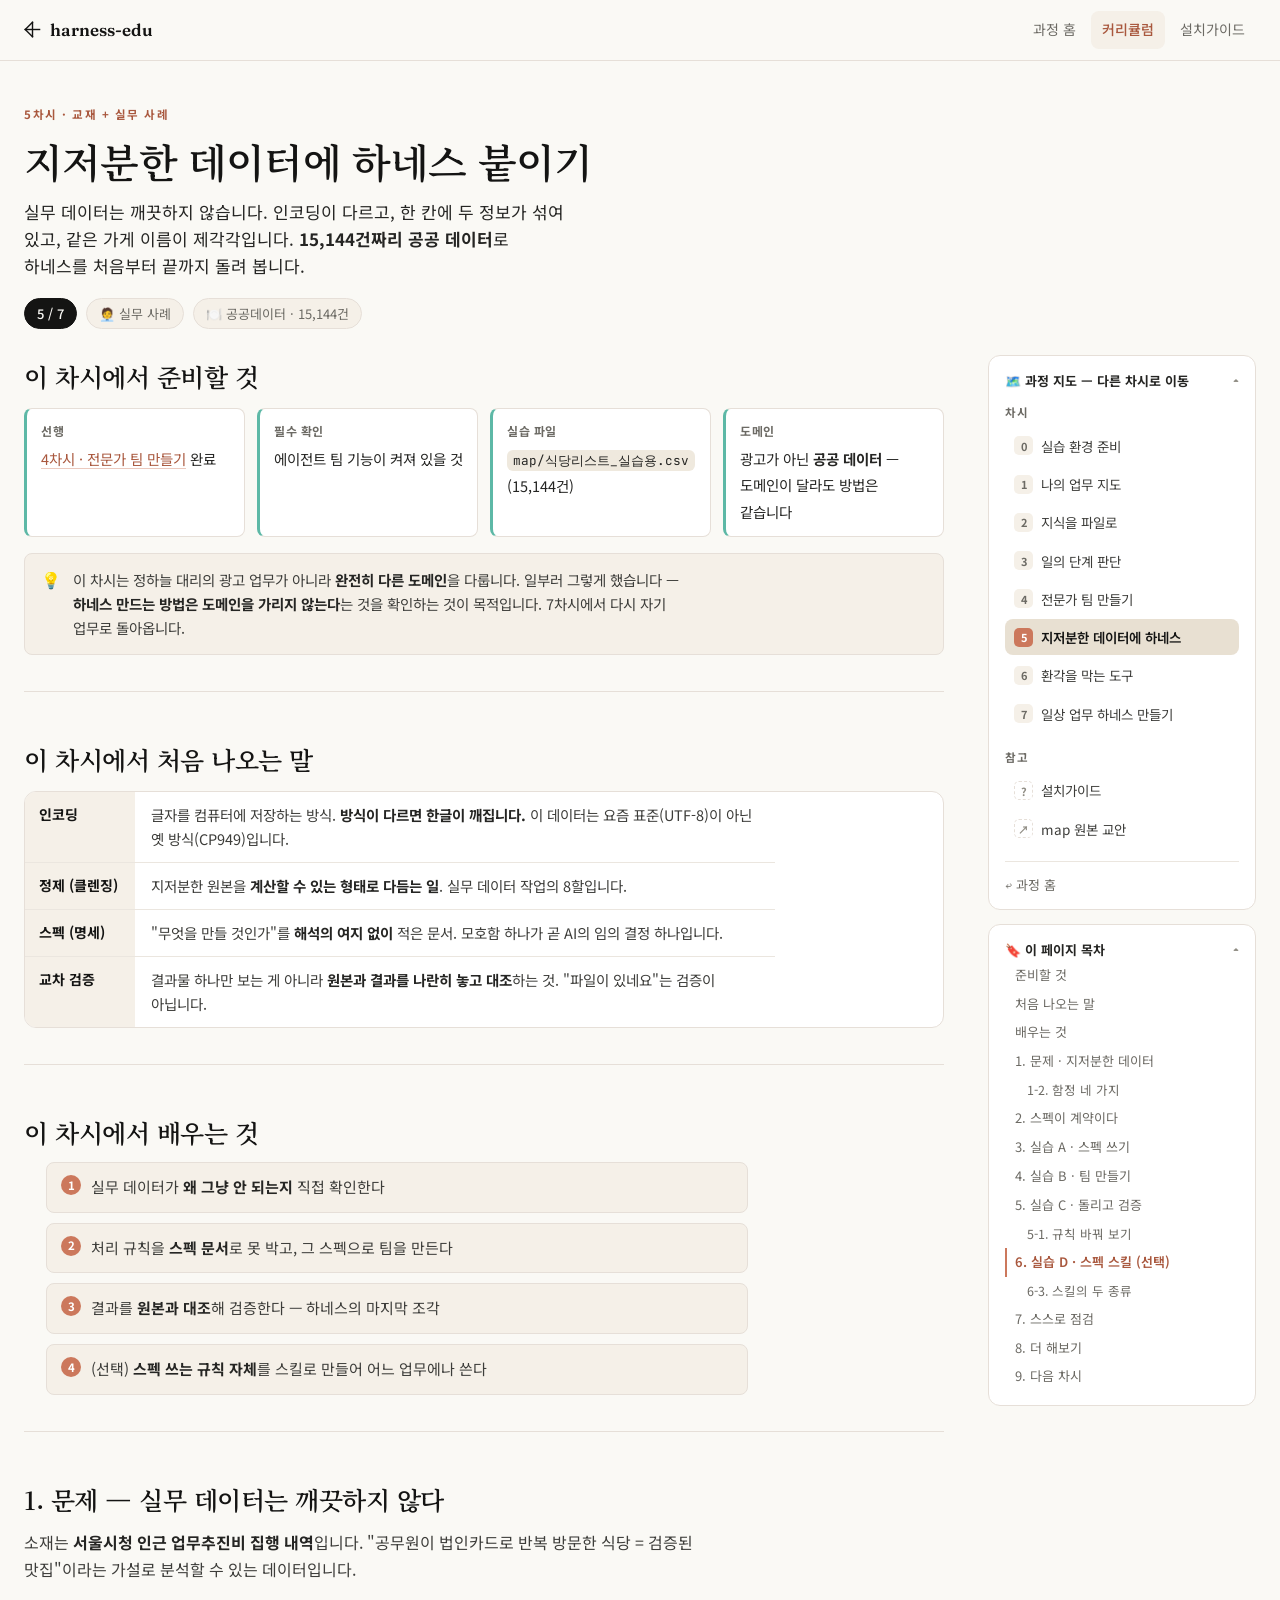
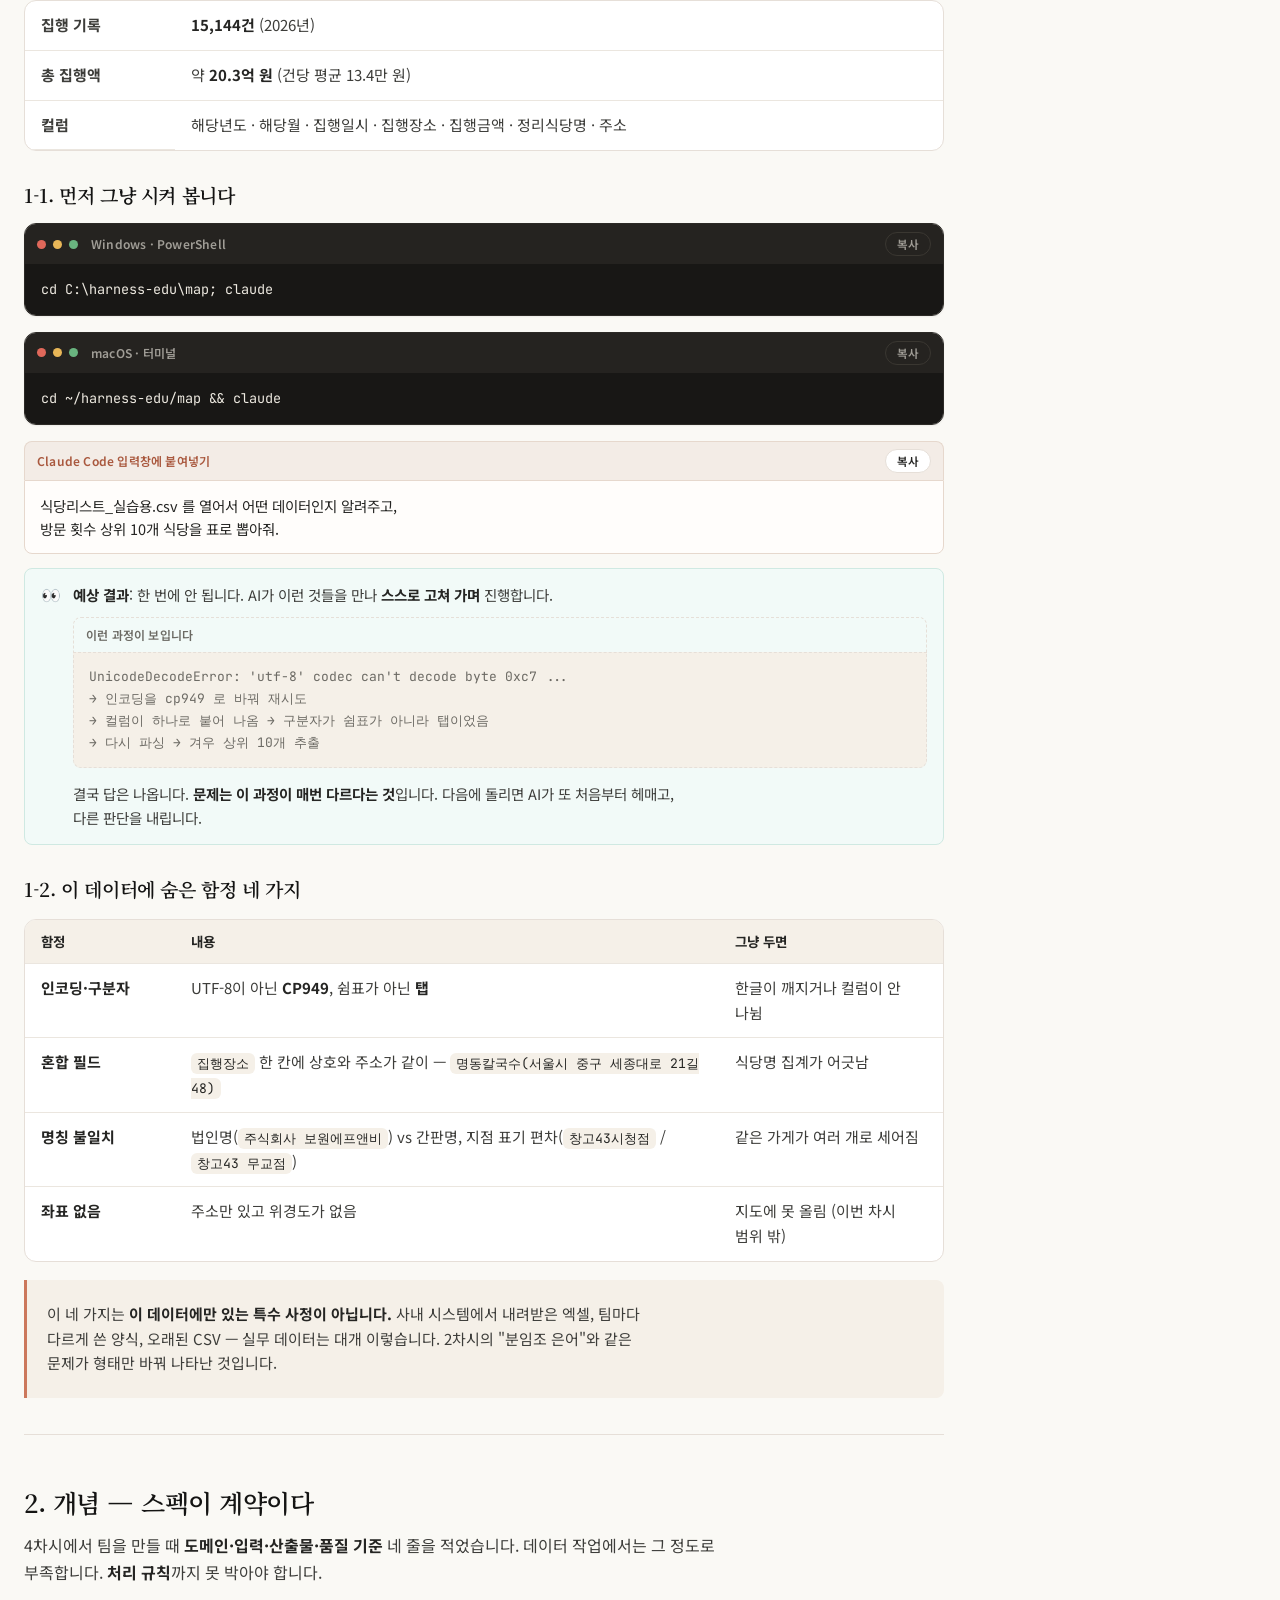
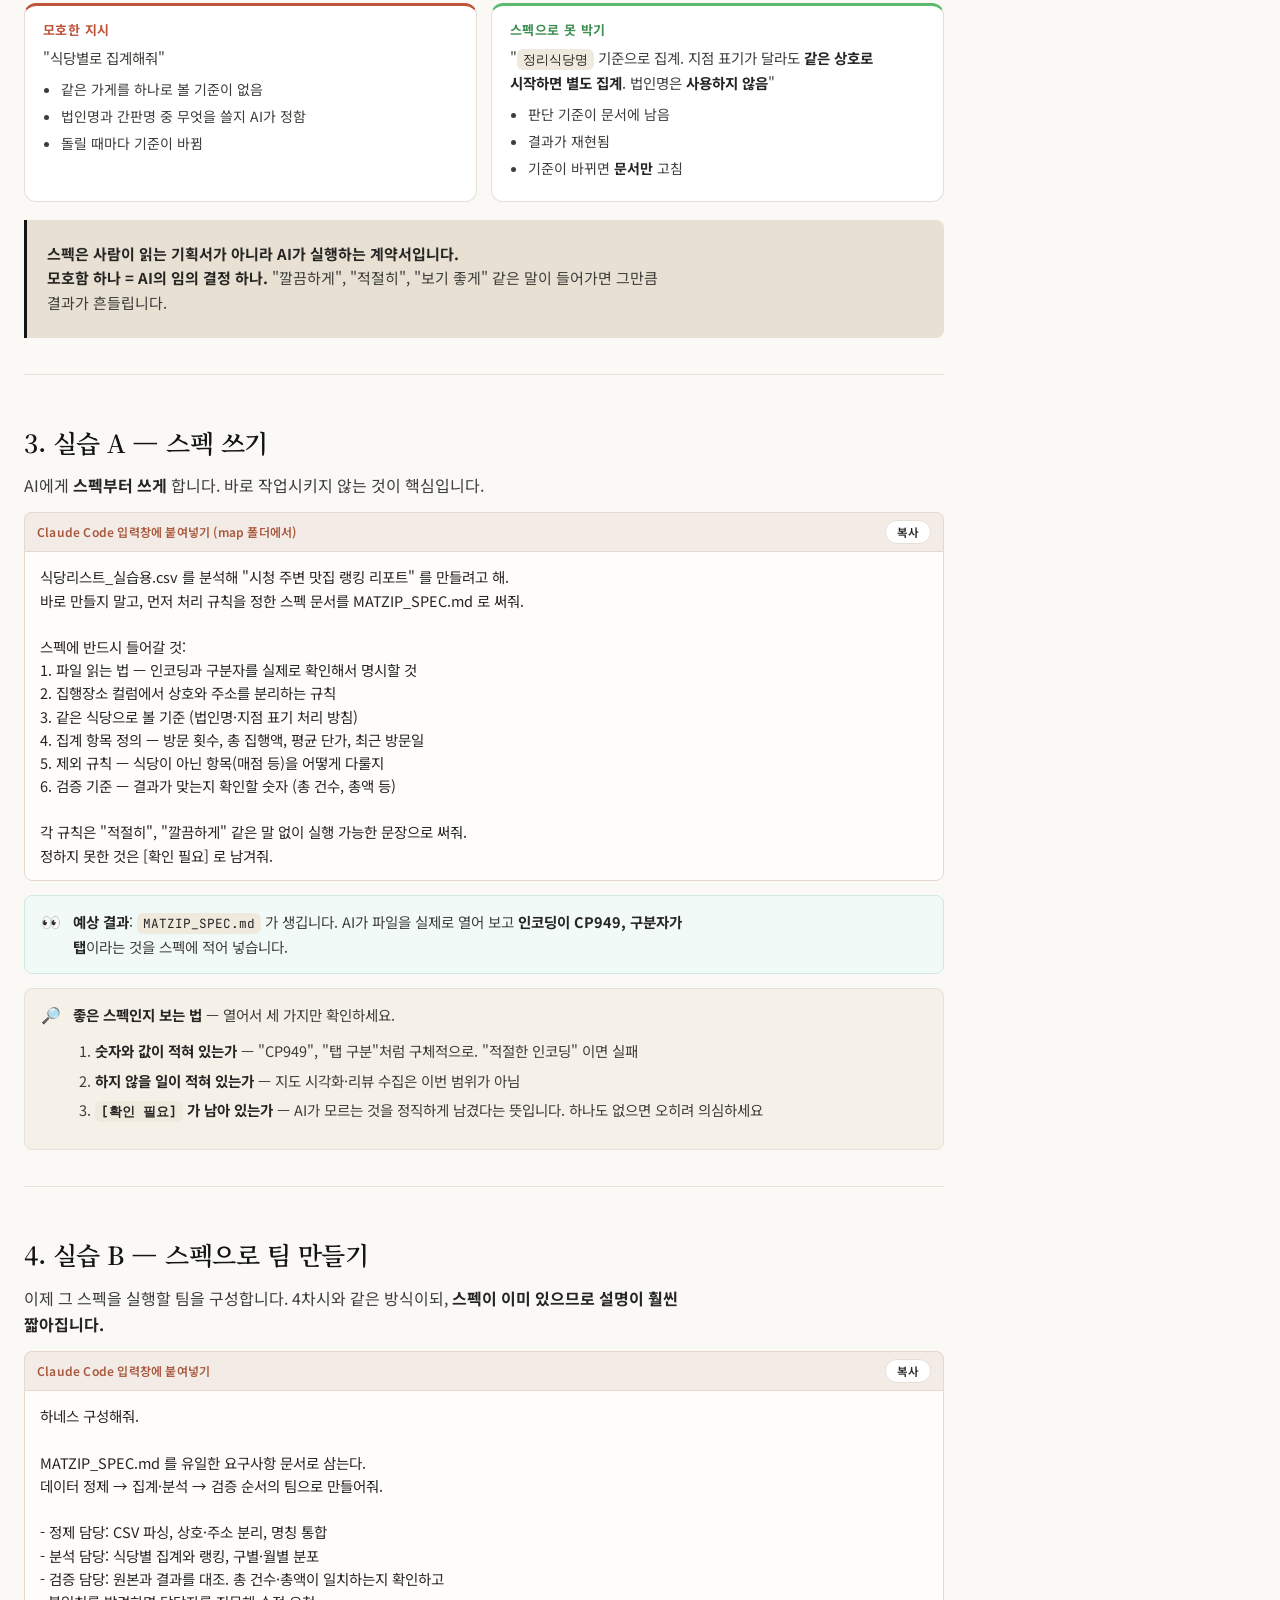
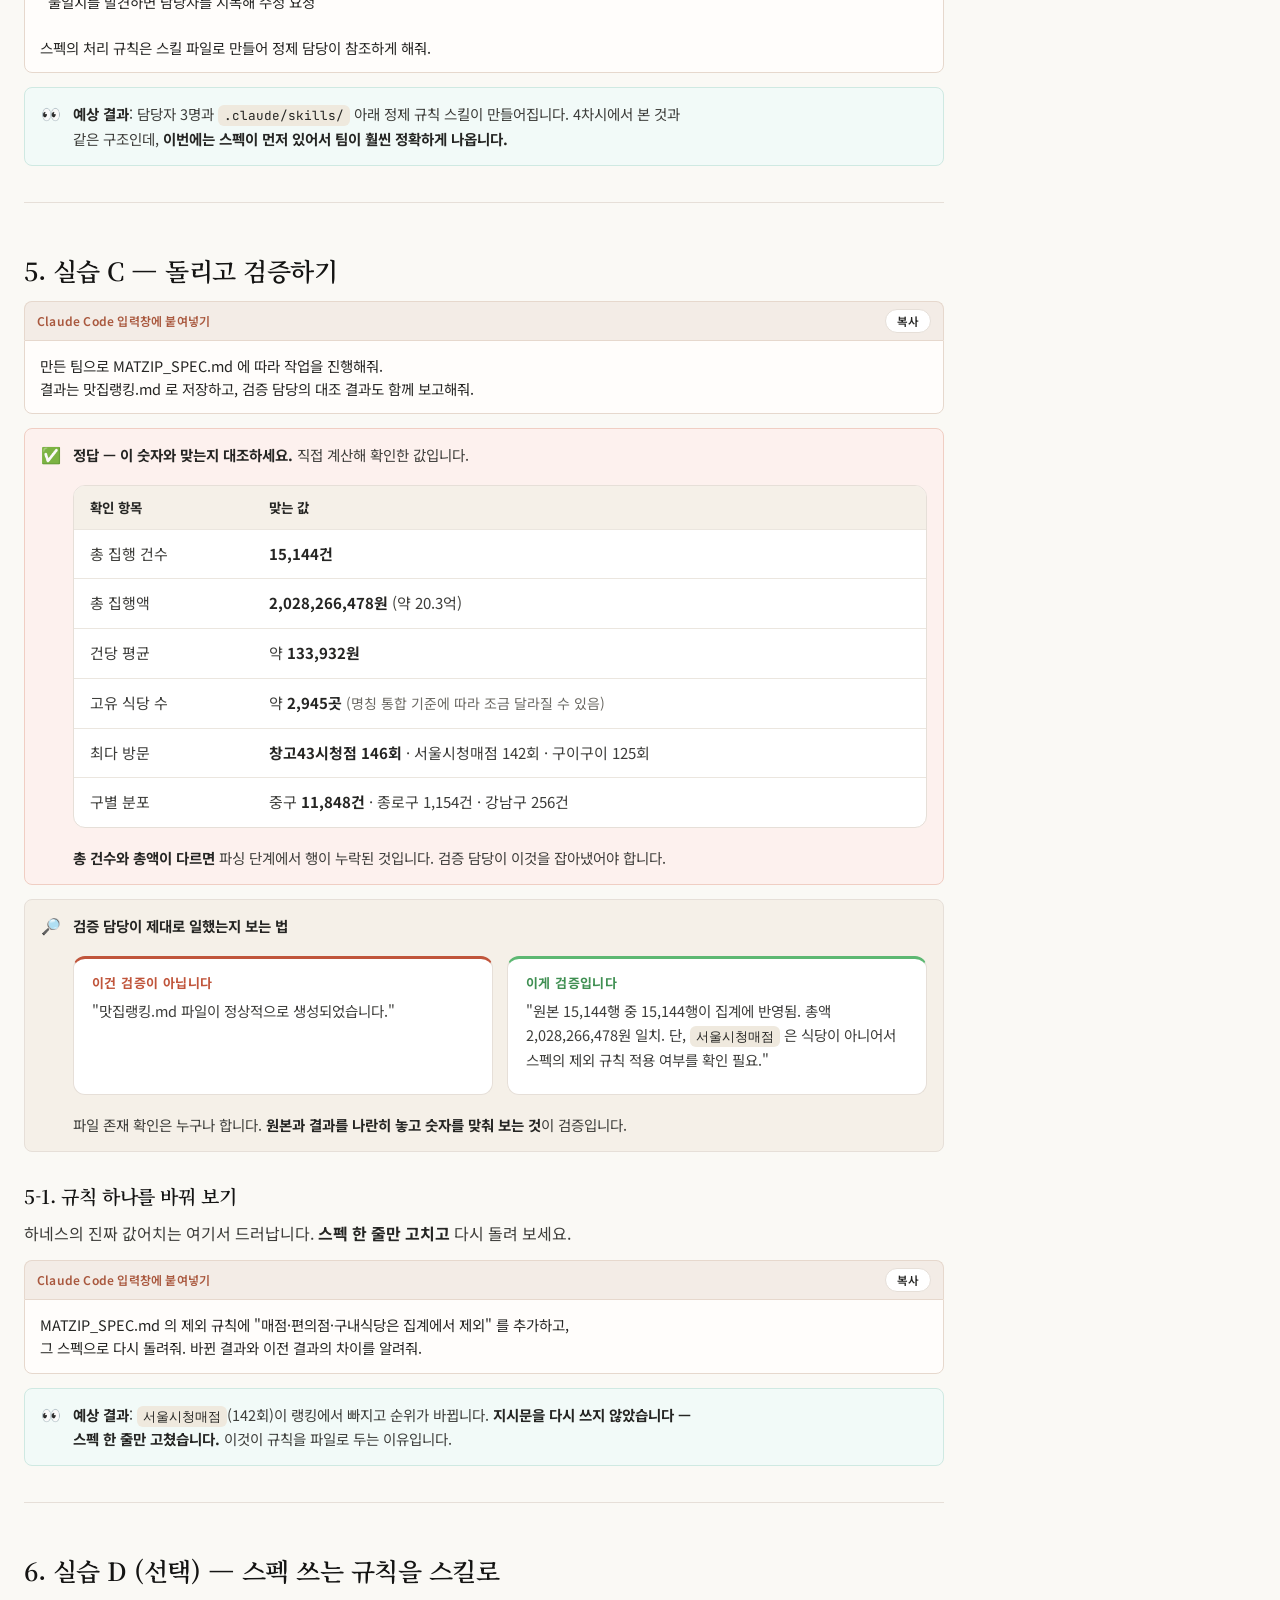
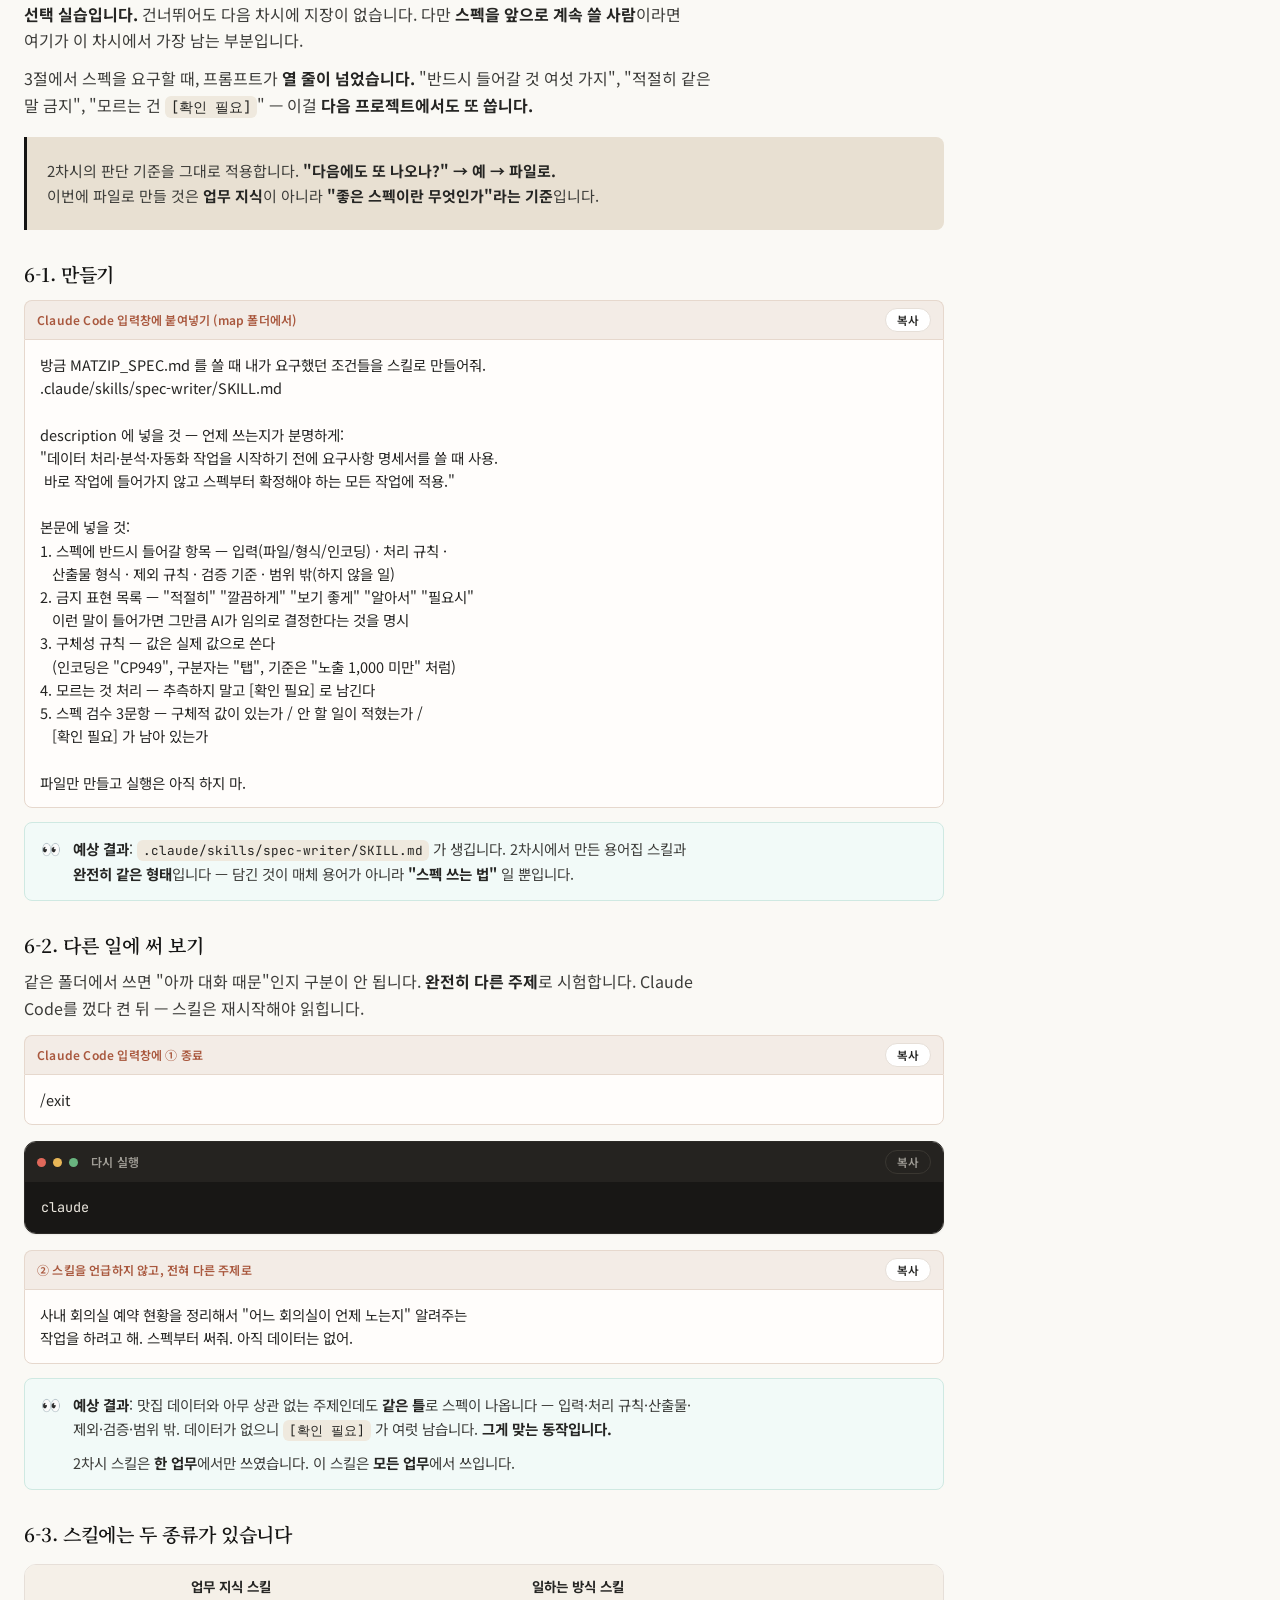
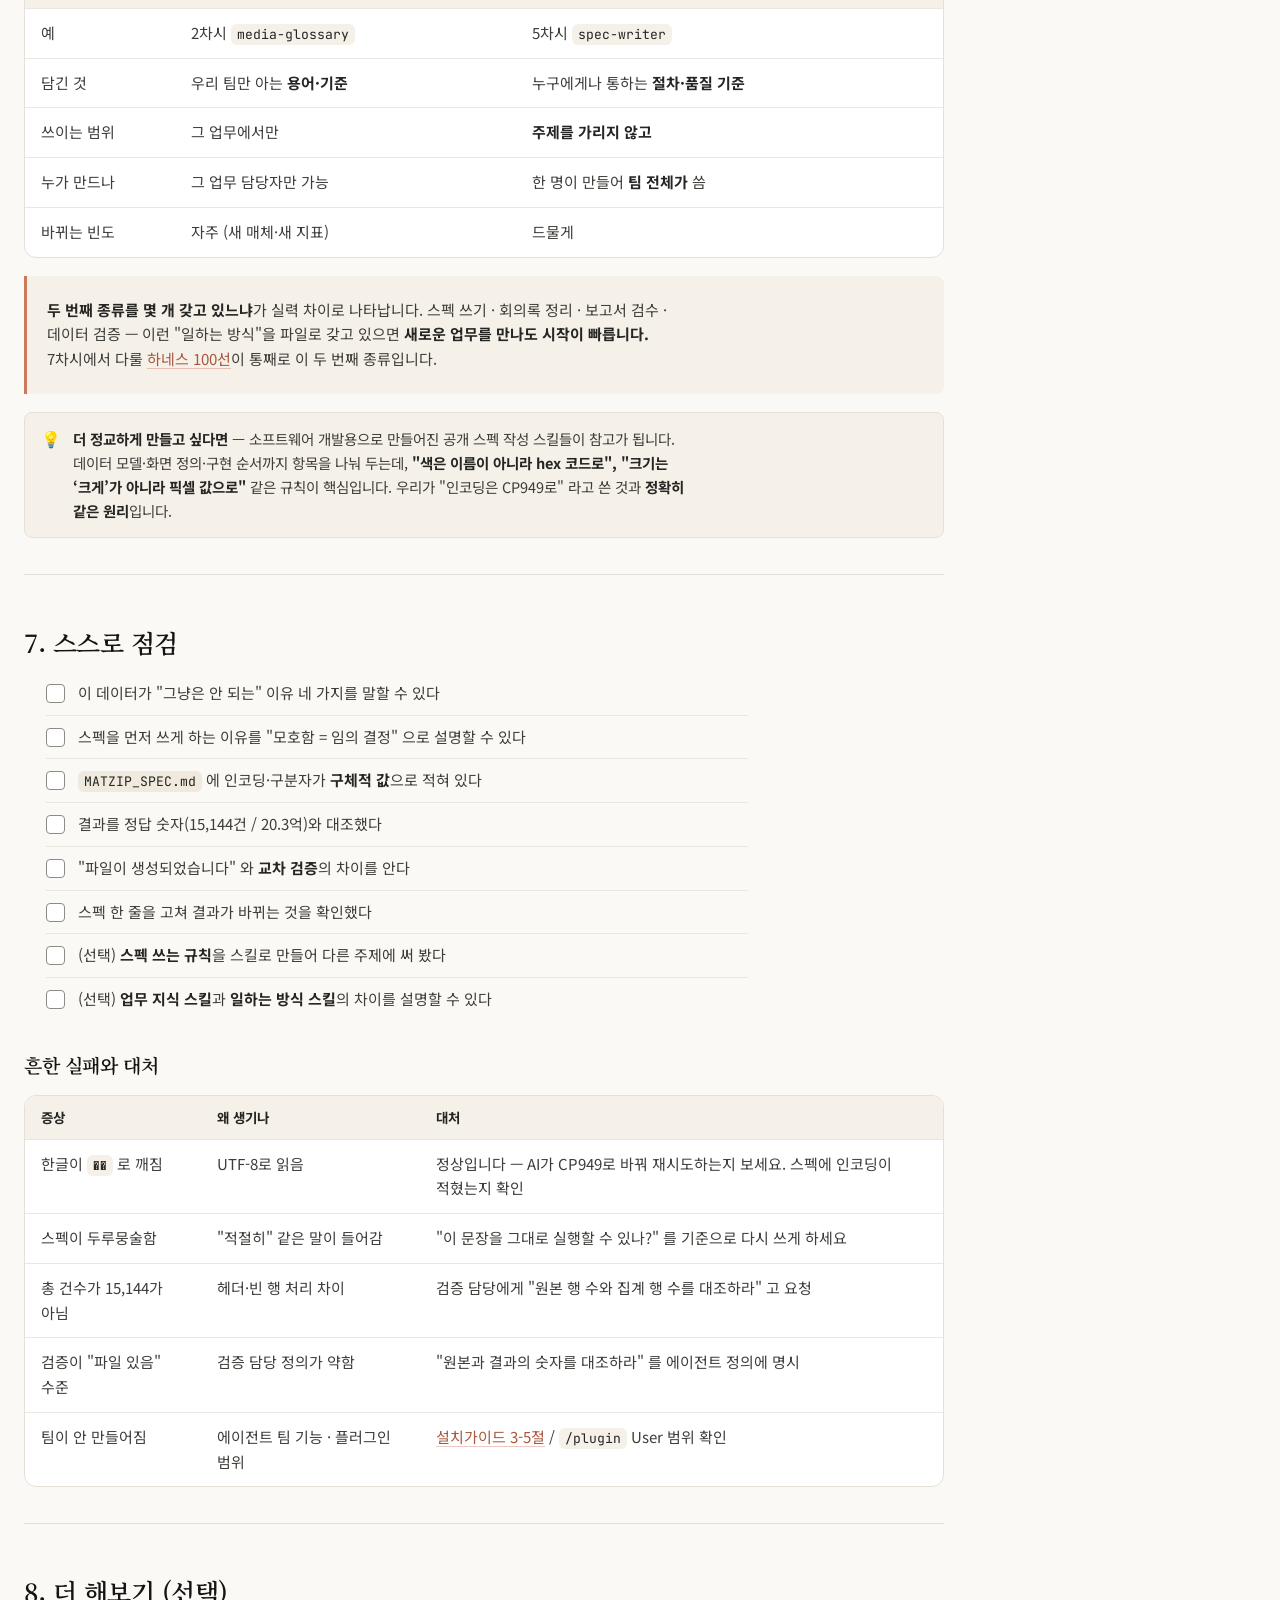
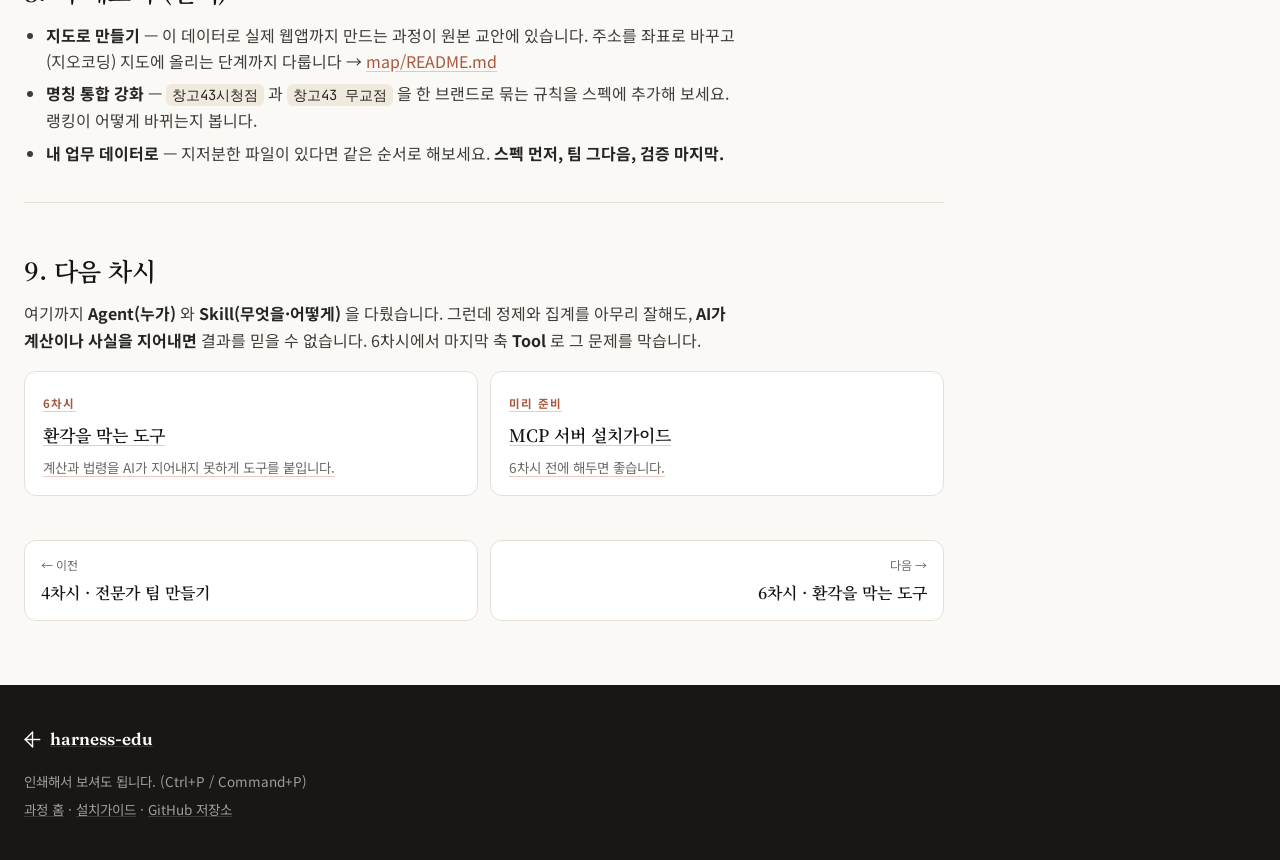
<file: docs/chapters/ch5.html>
<!doctype html>
<html lang="ko">
<head>
<meta charset="utf-8">
<meta name="viewport" content="width=device-width, initial-scale=1">
<title>5차시. 지저분한 데이터에 하네스 붙이기 · harness-edu</title>
<meta name="description" content="15,144건 공공데이터로 하네스를 처음부터 끝까지. 스펙으로 처리 규칙을 못 박고, 팀으로 실행하고, 원본과 대조해 검증합니다.">
<link rel="icon" href="data:image/svg+xml,%3Csvg xmlns='http://www.w3.org/2000/svg' viewBox='0 0 24 24'%3E%3Crect width='24' height='24' fill='%23faf9f5'/%3E%3Cg fill='%23141413'%3E%3Crect x='11' y='1' width='2' height='22'/%3E%3Crect x='1' y='11' width='22' height='2'/%3E%3Crect x='3.8' y='3.8' width='2' height='16.4' transform='rotate(45 12 12)'/%3E%3Crect x='3.8' y='3.8' width='2' height='16.4' transform='rotate(-45 12 12)'/%3E%3C/g%3E%3C/svg%3E">
<link rel="preconnect" href="https://fonts.googleapis.com">
<link rel="preconnect" href="https://fonts.gstatic.com" crossorigin>
<link href="https://fonts.googleapis.com/css2?family=Fraunces:opsz,wght@9..144,400;9..144,600&family=Noto+Sans+KR:wght@400;500;700&family=Noto+Serif+KR:wght@500;600&family=JetBrains+Mono:wght@400;500&display=swap" rel="stylesheet">
<link rel="stylesheet" href="../assets/site.css">
</head>
<body data-page="ch5">
<a class="skip-link" href="#main">본문으로 건너뛰기</a>

<header class="topnav"><div class="wrap">
  <a class="brand" href="../index.html">
    <span class="spike" aria-hidden="true"><svg viewBox="0 0 24 24"><g fill="#141413"><rect x="11" y="1" width="2" height="22"/><rect x="1" y="11" width="22" height="2"/><rect x="3.8" y="3.8" width="2" height="16.4" transform="rotate(45 12 12)"/><rect x="3.8" y="3.8" width="2" height="16.4" transform="rotate(-45 12 12)"/></g></svg></span>
    <span class="brand-full">harness-edu</span>
  </a>
  <nav aria-label="주요 메뉴">
    <a href="../index.html">과정 홈</a>
    <a href="../index.html#curriculum" aria-current="page">커리큘럼</a>
    <a href="../install/index.html">설치가이드</a>
  </nav>
</div></header>

<div class="wrap page-head">
  <div class="eyebrow">5차시 · 교재 + 실무 사례</div>
  <h1>지저분한 데이터에 하네스 붙이기</h1>
  <p class="sub">실무 데이터는 깨끗하지 않습니다. 인코딩이 다르고, 한 칸에 두 정보가 섞여 있고, 같은 가게 이름이 제각각입니다. <strong>15,144건짜리 공공 데이터</strong>로 하네스를 처음부터 끝까지 돌려 봅니다.</p>
  <div class="meta">
    <span class="badge">5 / 7</span>
    <span>🧑‍💼 실무 사례</span>
    <span>🍽️ 공공데이터 · 15,144건</span>
  </div>
</div>

<div class="wrap layout">
  <main id="main" class="main-col">
    <article class="prose">

<h2 id="준비할-것">이 차시에서 준비할 것</h2>

<div class="prep">
  <div class="prep-item"><b>선행</b><span><a href="ch4.html">4차시 · 전문가 팀 만들기</a> 완료</span></div>
  <div class="prep-item"><b>필수 확인</b><span>에이전트 팀 기능이 켜져 있을 것</span></div>
  <div class="prep-item"><b>실습 파일</b><span><code>map/식당리스트_실습용.csv</code> (15,144건)</span></div>
  <div class="prep-item"><b>도메인</b><span>광고가 아닌 <strong>공공 데이터</strong> — 도메인이 달라도 방법은 같습니다</span></div>
</div>

<section class="callout callout-tip"><span class="callout-icon" aria-hidden="true">💡</span><div class="callout-body"><p>이 차시는 정하늘 대리의 광고 업무가 아니라 <strong>완전히 다른 도메인</strong>을 다룹니다. 일부러 그렇게 했습니다 — <strong>하네스 만드는 방법은 도메인을 가리지 않는다</strong>는 것을 확인하는 것이 목적입니다. 7차시에서 다시 자기 업무로 돌아옵니다.</p></div></section>

<hr>

<h2 id="처음-나오는-말">이 차시에서 처음 나오는 말</h2>

<div class="terms"><dl>
  <dt>인코딩</dt><dd>글자를 컴퓨터에 저장하는 방식. <strong>방식이 다르면 한글이 깨집니다.</strong> 이 데이터는 요즘 표준(UTF-8)이 아닌 옛 방식(CP949)입니다.</dd>
  <dt>정제 (클렌징)</dt><dd>지저분한 원본을 <strong>계산할 수 있는 형태로 다듬는 일</strong>. 실무 데이터 작업의 8할입니다.</dd>
  <dt>스펙 (명세)</dt><dd>&quot;무엇을 만들 것인가&quot;를 <strong>해석의 여지 없이</strong> 적은 문서. 모호함 하나가 곧 AI의 임의 결정 하나입니다.</dd>
  <dt>교차 검증</dt><dd>결과물 하나만 보는 게 아니라 <strong>원본과 결과를 나란히 놓고 대조</strong>하는 것. &quot;파일이 있네요&quot;는 검증이 아닙니다.</dd>
</dl></div>

<hr>

<h2 id="배우는-것">이 차시에서 배우는 것</h2>

<ul class="goals">
  <li>실무 데이터가 <strong>왜 그냥 안 되는지</strong> 직접 확인한다</li>
  <li>처리 규칙을 <strong>스펙 문서</strong>로 못 박고, 그 스펙으로 팀을 만든다</li>
  <li>결과를 <strong>원본과 대조</strong>해 검증한다 — 하네스의 마지막 조각</li>
  <li>(선택) <strong>스펙 쓰는 규칙 자체</strong>를 스킬로 만들어 어느 업무에나 쓴다</li>
</ul>

<hr>

<h2 id="문제">1. 문제 — 실무 데이터는 깨끗하지 않다</h2>

<p>소재는 <strong>서울시청 인근 업무추진비 집행 내역</strong>입니다. &quot;공무원이 법인카드로 반복 방문한 식당 = 검증된 맛집&quot;이라는 가설로 분석할 수 있는 데이터입니다.</p>

<div class="table-wrap"><table>
<tbody>
<tr><th style="width:150px">집행 기록</th><td><strong>15,144건</strong> (2026년)</td></tr>
<tr><th>총 집행액</th><td>약 <strong>20.3억 원</strong> (건당 평균 13.4만 원)</td></tr>
<tr><th>컬럼</th><td>해당년도 · 해당월 · 집행일시 · 집행장소 · 집행금액 · 정리식당명 · 주소</td></tr>
</tbody></table></div>

<h3 id="1-1-그냥-시켜-보기">1-1. 먼저 그냥 시켜 봅니다</h3>

<div class="code-card is-term"><div class="terminal"><div class="terminal-bar"><i></i><i></i><i></i><span>Windows · PowerShell</span><button type="button" class="copy-btn" data-copy>복사</button></div><div class="terminal-body"><pre>cd C:\harness-edu\map; claude</pre></div></div></div>

<div class="code-card is-term"><div class="terminal"><div class="terminal-bar"><i></i><i></i><i></i><span>macOS · 터미널</span><button type="button" class="copy-btn" data-copy>복사</button></div><div class="terminal-body"><pre>cd ~/harness-edu/map &amp;&amp; claude</pre></div></div></div>

<div class="code-card is-prompt"><div class="code-bar"><span class="code-label">Claude Code 입력창에 붙여넣기</span><button type="button" class="copy-btn" data-copy>복사</button></div><pre>식당리스트_실습용.csv 를 열어서 어떤 데이터인지 알려주고,
방문 횟수 상위 10개 식당을 표로 뽑아줘.</pre></div>

<section class="callout callout-expect"><span class="callout-icon" aria-hidden="true">👀</span><div class="callout-body">
<p><strong>예상 결과</strong>: 한 번에 안 됩니다. AI가 이런 것들을 만나 <strong>스스로 고쳐 가며</strong> 진행합니다.</p>
<div class="code-card is-out"><div class="code-bar"><span class="code-label">이런 과정이 보입니다</span></div><pre>UnicodeDecodeError: 'utf-8' codec can't decode byte 0xc7 ...
→ 인코딩을 cp949 로 바꿔 재시도
→ 컬럼이 하나로 붙어 나옴 → 구분자가 쉼표가 아니라 탭이었음
→ 다시 파싱 → 겨우 상위 10개 추출</pre></div>
<p>결국 답은 나옵니다. <strong>문제는 이 과정이 매번 다르다는 것</strong>입니다. 다음에 돌리면 AI가 또 처음부터 헤매고, 다른 판단을 내립니다.</p>
</div></section>

<h3 id="1-2-네-가지-함정">1-2. 이 데이터에 숨은 함정 네 가지</h3>

<div class="table-wrap"><table>
<thead><tr><th style="width:150px">함정</th><th>내용</th><th>그냥 두면</th></tr></thead>
<tbody>
<tr><td><strong>인코딩·구분자</strong></td><td>UTF-8이 아닌 <strong>CP949</strong>, 쉼표가 아닌 <strong>탭</strong></td><td>한글이 깨지거나 컬럼이 안 나뉨</td></tr>
<tr><td><strong>혼합 필드</strong></td><td><code>집행장소</code> 한 칸에 상호와 주소가 같이 — <code>명동칼국수(서울시 중구 세종대로 21길 48)</code></td><td>식당명 집계가 어긋남</td></tr>
<tr><td><strong>명칭 불일치</strong></td><td>법인명(<code>주식회사 보원에프앤비</code>) vs 간판명, 지점 표기 편차(<code>창고43시청점</code> / <code>창고43 무교점</code>)</td><td>같은 가게가 여러 개로 세어짐</td></tr>
<tr><td><strong>좌표 없음</strong></td><td>주소만 있고 위경도가 없음</td><td>지도에 못 올림 (이번 차시 범위 밖)</td></tr>
</tbody></table></div>

<blockquote>
  <p>이 네 가지는 <strong>이 데이터에만 있는 특수 사정이 아닙니다.</strong> 사내 시스템에서 내려받은 엑셀, 팀마다 다르게 쓴 양식, 오래된 CSV — 실무 데이터는 대개 이렇습니다. 2차시의 &quot;분임조 은어&quot;와 같은 문제가 형태만 바꿔 나타난 것입니다.</p>
</blockquote>

<hr>

<h2 id="개념">2. 개념 — 스펙이 계약이다</h2>

<p>4차시에서 팀을 만들 때 <strong>도메인·입력·산출물·품질 기준</strong> 네 줄을 적었습니다. 데이터 작업에서는 그 정도로 부족합니다. <strong>처리 규칙</strong>까지 못 박아야 합니다.</p>

<div class="vs">
  <div class="bad">
    <h4>모호한 지시</h4>
    <p>&quot;식당별로 집계해줘&quot;</p>
    <ul>
      <li>같은 가게를 하나로 볼 기준이 없음</li>
      <li>법인명과 간판명 중 무엇을 쓸지 AI가 정함</li>
      <li>돌릴 때마다 기준이 바뀜</li>
    </ul>
  </div>
  <div class="good">
    <h4>스펙으로 못 박기</h4>
    <p>&quot;<code>정리식당명</code> 기준으로 집계. 지점 표기가 달라도 <strong>같은 상호로 시작하면 별도 집계</strong>. 법인명은 <strong>사용하지 않음</strong>&quot;</p>
    <ul>
      <li>판단 기준이 문서에 남음</li>
      <li>결과가 재현됨</li>
      <li>기준이 바뀌면 <strong>문서만</strong> 고침</li>
    </ul>
  </div>
</div>

<blockquote class="rule">
  <p><strong>스펙은 사람이 읽는 기획서가 아니라 AI가 실행하는 계약서입니다.</strong><br>
  <strong>모호함 하나 = AI의 임의 결정 하나.</strong> &quot;깔끔하게&quot;, &quot;적절히&quot;, &quot;보기 좋게&quot; 같은 말이 들어가면 그만큼 결과가 흔들립니다.</p>
</blockquote>

<hr>

<h2 id="실습-a">3. 실습 A — 스펙 쓰기</h2>

<p>AI에게 <strong>스펙부터 쓰게</strong> 합니다. 바로 작업시키지 않는 것이 핵심입니다.</p>

<div class="code-card is-prompt"><div class="code-bar"><span class="code-label">Claude Code 입력창에 붙여넣기 (map 폴더에서)</span><button type="button" class="copy-btn" data-copy>복사</button></div><pre>식당리스트_실습용.csv 를 분석해 "시청 주변 맛집 랭킹 리포트" 를 만들려고 해.
바로 만들지 말고, 먼저 처리 규칙을 정한 스펙 문서를 MATZIP_SPEC.md 로 써줘.

스펙에 반드시 들어갈 것:
1. 파일 읽는 법 — 인코딩과 구분자를 실제로 확인해서 명시할 것
2. 집행장소 컬럼에서 상호와 주소를 분리하는 규칙
3. 같은 식당으로 볼 기준 (법인명·지점 표기 처리 방침)
4. 집계 항목 정의 — 방문 횟수, 총 집행액, 평균 단가, 최근 방문일
5. 제외 규칙 — 식당이 아닌 항목(매점 등)을 어떻게 다룰지
6. 검증 기준 — 결과가 맞는지 확인할 숫자 (총 건수, 총액 등)

각 규칙은 "적절히", "깔끔하게" 같은 말 없이 실행 가능한 문장으로 써줘.
정하지 못한 것은 [확인 필요] 로 남겨줘.</pre></div>

<section class="callout callout-expect"><span class="callout-icon" aria-hidden="true">👀</span><div class="callout-body"><p><strong>예상 결과</strong>: <code>MATZIP_SPEC.md</code> 가 생깁니다. AI가 파일을 실제로 열어 보고 <strong>인코딩이 CP949, 구분자가 탭</strong>이라는 것을 스펙에 적어 넣습니다.</p></div></section>

<section class="callout callout-tip"><span class="callout-icon" aria-hidden="true">🔎</span><div class="callout-body">
<p><strong>좋은 스펙인지 보는 법</strong> — 열어서 세 가지만 확인하세요.</p>
<ol>
<li><strong>숫자와 값이 적혀 있는가</strong> — &quot;CP949&quot;, &quot;탭 구분&quot;처럼 구체적으로. &quot;적절한 인코딩&quot; 이면 실패</li>
<li><strong>하지 않을 일이 적혀 있는가</strong> — 지도 시각화·리뷰 수집은 이번 범위가 아님</li>
<li><strong><code>[확인 필요]</code> 가 남아 있는가</strong> — AI가 모르는 것을 정직하게 남겼다는 뜻입니다. 하나도 없으면 오히려 의심하세요</li>
</ol>
</div></section>

<hr>

<h2 id="실습-b">4. 실습 B — 스펙으로 팀 만들기</h2>

<p>이제 그 스펙을 실행할 팀을 구성합니다. 4차시와 같은 방식이되, <strong>스펙이 이미 있으므로 설명이 훨씬 짧아집니다.</strong></p>

<div class="code-card is-prompt"><div class="code-bar"><span class="code-label">Claude Code 입력창에 붙여넣기</span><button type="button" class="copy-btn" data-copy>복사</button></div><pre>하네스 구성해줘.

MATZIP_SPEC.md 를 유일한 요구사항 문서로 삼는다.
데이터 정제 → 집계·분석 → 검증 순서의 팀으로 만들어줘.

- 정제 담당: CSV 파싱, 상호·주소 분리, 명칭 통합
- 분석 담당: 식당별 집계와 랭킹, 구별·월별 분포
- 검증 담당: 원본과 결과를 대조. 총 건수·총액이 일치하는지 확인하고
  불일치를 발견하면 담당자를 지목해 수정 요청

스펙의 처리 규칙은 스킬 파일로 만들어 정제 담당이 참조하게 해줘.</pre></div>

<section class="callout callout-expect"><span class="callout-icon" aria-hidden="true">👀</span><div class="callout-body"><p><strong>예상 결과</strong>: 담당자 3명과 <code>.claude/skills/</code> 아래 정제 규칙 스킬이 만들어집니다. 4차시에서 본 것과 같은 구조인데, <strong>이번에는 스펙이 먼저 있어서 팀이 훨씬 정확하게 나옵니다.</strong></p></div></section>

<hr>

<h2 id="실습-c">5. 실습 C — 돌리고 검증하기</h2>

<div class="code-card is-prompt"><div class="code-bar"><span class="code-label">Claude Code 입력창에 붙여넣기</span><button type="button" class="copy-btn" data-copy>복사</button></div><pre>만든 팀으로 MATZIP_SPEC.md 에 따라 작업을 진행해줘.
결과는 맛집랭킹.md 로 저장하고, 검증 담당의 대조 결과도 함께 보고해줘.</pre></div>

<section class="callout callout-stop"><span class="callout-icon" aria-hidden="true">✅</span><div class="callout-body">
<p><strong>정답 — 이 숫자와 맞는지 대조하세요.</strong> 직접 계산해 확인한 값입니다.</p>
<div class="table-wrap"><table>
<thead><tr><th>확인 항목</th><th>맞는 값</th></tr></thead>
<tbody>
<tr><td>총 집행 건수</td><td><strong>15,144건</strong></td></tr>
<tr><td>총 집행액</td><td><strong>2,028,266,478원</strong> (약 20.3억)</td></tr>
<tr><td>건당 평균</td><td>약 <strong>133,932원</strong></td></tr>
<tr><td>고유 식당 수</td><td>약 <strong>2,945곳</strong> <span class="muted">(명칭 통합 기준에 따라 조금 달라질 수 있음)</span></td></tr>
<tr><td>최다 방문</td><td><strong>창고43시청점 146회</strong> · 서울시청매점 142회 · 구이구이 125회</td></tr>
<tr><td>구별 분포</td><td>중구 <strong>11,848건</strong> · 종로구 1,154건 · 강남구 256건</td></tr>
</tbody></table></div>
<p><strong>총 건수와 총액이 다르면</strong> 파싱 단계에서 행이 누락된 것입니다. 검증 담당이 이것을 잡아냈어야 합니다.</p>
</div></section>

<section class="callout callout-tip"><span class="callout-icon" aria-hidden="true">🔎</span><div class="callout-body">
<p><strong>검증 담당이 제대로 일했는지 보는 법</strong></p>
<div class="vs">
  <div class="bad"><h4>이건 검증이 아닙니다</h4><p>&quot;맛집랭킹.md 파일이 정상적으로 생성되었습니다.&quot;</p></div>
  <div class="good"><h4>이게 검증입니다</h4><p>&quot;원본 15,144행 중 15,144행이 집계에 반영됨. 총액 2,028,266,478원 일치. 단, <code>서울시청매점</code> 은 식당이 아니어서 스펙의 제외 규칙 적용 여부를 확인 필요.&quot;</p></div>
</div>
<p>파일 존재 확인은 누구나 합니다. <strong>원본과 결과를 나란히 놓고 숫자를 맞춰 보는 것</strong>이 검증입니다.</p>
</div></section>

<h3 id="5-1-규칙-바꿔-보기">5-1. 규칙 하나를 바꿔 보기</h3>

<p>하네스의 진짜 값어치는 여기서 드러납니다. <strong>스펙 한 줄만 고치고</strong> 다시 돌려 보세요.</p>

<div class="code-card is-prompt"><div class="code-bar"><span class="code-label">Claude Code 입력창에 붙여넣기</span><button type="button" class="copy-btn" data-copy>복사</button></div><pre>MATZIP_SPEC.md 의 제외 규칙에 "매점·편의점·구내식당은 집계에서 제외" 를 추가하고,
그 스펙으로 다시 돌려줘. 바뀐 결과와 이전 결과의 차이를 알려줘.</pre></div>

<section class="callout callout-expect"><span class="callout-icon" aria-hidden="true">👀</span><div class="callout-body"><p><strong>예상 결과</strong>: <code>서울시청매점</code>(142회)이 랭킹에서 빠지고 순위가 바뀝니다. <strong>지시문을 다시 쓰지 않았습니다 — 스펙 한 줄만 고쳤습니다.</strong> 이것이 규칙을 파일로 두는 이유입니다.</p></div></section>

<hr>

<h2 id="실습-d">6. 실습 D (선택) — 스펙 쓰는 규칙을 스킬로</h2>

<p><strong>선택 실습입니다.</strong> 건너뛰어도 다음 차시에 지장이 없습니다. 다만 <strong>스펙을 앞으로 계속 쓸 사람</strong>이라면 여기가 이 차시에서 가장 남는 부분입니다.</p>

<p>3절에서 스펙을 요구할 때, 프롬프트가 <strong>열 줄이 넘었습니다.</strong> &quot;반드시 들어갈 것 여섯 가지&quot;, &quot;적절히 같은 말 금지&quot;, &quot;모르는 건 <code>[확인 필요]</code>&quot; — 이걸 <strong>다음 프로젝트에서도 또 씁니다.</strong></p>

<blockquote class="rule">
  <p>2차시의 판단 기준을 그대로 적용합니다. <strong>&quot;다음에도 또 나오나?&quot; → 예 → 파일로.</strong><br>
  이번에 파일로 만들 것은 <strong>업무 지식</strong>이 아니라 <strong>&quot;좋은 스펙이란 무엇인가&quot;라는 기준</strong>입니다.</p>
</blockquote>

<h3 id="6-1-만들기">6-1. 만들기</h3>

<div class="code-card is-prompt"><div class="code-bar"><span class="code-label">Claude Code 입력창에 붙여넣기 (map 폴더에서)</span><button type="button" class="copy-btn" data-copy>복사</button></div><pre>방금 MATZIP_SPEC.md 를 쓸 때 내가 요구했던 조건들을 스킬로 만들어줘.
.claude/skills/spec-writer/SKILL.md

description 에 넣을 것 — 언제 쓰는지가 분명하게:
"데이터 처리·분석·자동화 작업을 시작하기 전에 요구사항 명세서를 쓸 때 사용.
 바로 작업에 들어가지 않고 스펙부터 확정해야 하는 모든 작업에 적용."

본문에 넣을 것:
1. 스펙에 반드시 들어갈 항목 — 입력(파일/형식/인코딩) · 처리 규칙 ·
   산출물 형식 · 제외 규칙 · 검증 기준 · 범위 밖(하지 않을 일)
2. 금지 표현 목록 — "적절히" "깔끔하게" "보기 좋게" "알아서" "필요시"
   이런 말이 들어가면 그만큼 AI가 임의로 결정한다는 것을 명시
3. 구체성 규칙 — 값은 실제 값으로 쓴다
   (인코딩은 "CP949", 구분자는 "탭", 기준은 "노출 1,000 미만" 처럼)
4. 모르는 것 처리 — 추측하지 말고 [확인 필요] 로 남긴다
5. 스펙 검수 3문항 — 구체적 값이 있는가 / 안 할 일이 적혔는가 /
   [확인 필요] 가 남아 있는가

파일만 만들고 실행은 아직 하지 마.</pre></div>

<section class="callout callout-expect"><span class="callout-icon" aria-hidden="true">👀</span><div class="callout-body"><p><strong>예상 결과</strong>: <code>.claude/skills/spec-writer/SKILL.md</code> 가 생깁니다. 2차시에서 만든 용어집 스킬과 <strong>완전히 같은 형태</strong>입니다 — 담긴 것이 매체 용어가 아니라 <strong>&quot;스펙 쓰는 법&quot;</strong> 일 뿐입니다.</p></div></section>

<h3 id="6-2-확인">6-2. 다른 일에 써 보기</h3>

<p>같은 폴더에서 쓰면 &quot;아까 대화 때문&quot;인지 구분이 안 됩니다. <strong>완전히 다른 주제</strong>로 시험합니다. Claude Code를 껐다 켠 뒤 — 스킬은 재시작해야 읽힙니다.</p>

<div class="code-card is-prompt"><div class="code-bar"><span class="code-label">Claude Code 입력창에 ① 종료</span><button type="button" class="copy-btn" data-copy>복사</button></div><pre>/exit</pre></div>

<div class="code-card is-term"><div class="terminal"><div class="terminal-bar"><i></i><i></i><i></i><span>다시 실행</span><button type="button" class="copy-btn" data-copy>복사</button></div><div class="terminal-body"><pre>claude</pre></div></div></div>

<div class="code-card is-prompt"><div class="code-bar"><span class="code-label">② 스킬을 언급하지 않고, 전혀 다른 주제로</span><button type="button" class="copy-btn" data-copy>복사</button></div><pre>사내 회의실 예약 현황을 정리해서 "어느 회의실이 언제 노는지" 알려주는
작업을 하려고 해. 스펙부터 써줘. 아직 데이터는 없어.</pre></div>

<section class="callout callout-expect"><span class="callout-icon" aria-hidden="true">👀</span><div class="callout-body">
<p><strong>예상 결과</strong>: 맛집 데이터와 아무 상관 없는 주제인데도 <strong>같은 틀</strong>로 스펙이 나옵니다 — 입력·처리 규칙·산출물·제외·검증·범위 밖. 데이터가 없으니 <code>[확인 필요]</code> 가 여럿 남습니다. <strong>그게 맞는 동작입니다.</strong></p>
<p>2차시 스킬은 <strong>한 업무</strong>에서만 쓰였습니다. 이 스킬은 <strong>모든 업무</strong>에서 쓰입니다.</p>
</div></section>

<h3 id="6-3-두-종류">6-3. 스킬에는 두 종류가 있습니다</h3>

<div class="table-wrap"><table>
<thead><tr><th style="width:150px"></th><th>업무 지식 스킬</th><th>일하는 방식 스킬</th></tr></thead>
<tbody>
<tr><td>예</td><td>2차시 <code>media-glossary</code></td><td>5차시 <code>spec-writer</code></td></tr>
<tr><td>담긴 것</td><td>우리 팀만 아는 <strong>용어·기준</strong></td><td>누구에게나 통하는 <strong>절차·품질 기준</strong></td></tr>
<tr><td>쓰이는 범위</td><td>그 업무에서만</td><td><strong>주제를 가리지 않고</strong></td></tr>
<tr><td>누가 만드나</td><td>그 업무 담당자만 가능</td><td>한 명이 만들어 <strong>팀 전체가</strong> 씀</td></tr>
<tr><td>바뀌는 빈도</td><td>자주 (새 매체·새 지표)</td><td>드물게</td></tr>
</tbody></table></div>

<blockquote>
  <p><strong>두 번째 종류를 몇 개 갖고 있느냐</strong>가 실력 차이로 나타납니다. 스펙 쓰기 · 회의록 정리 · 보고서 검수 · 데이터 검증 — 이런 &quot;일하는 방식&quot;을 파일로 갖고 있으면 <strong>새로운 업무를 만나도 시작이 빠릅니다.</strong> 7차시에서 다룰 <a href="https://github.com/revfactory/harness-100" target="_blank" rel="noopener">하네스 100선</a>이 통째로 이 두 번째 종류입니다.</p>
</blockquote>

<section class="callout callout-tip"><span class="callout-icon" aria-hidden="true">💡</span><div class="callout-body"><p><strong>더 정교하게 만들고 싶다면</strong> — 소프트웨어 개발용으로 만들어진 공개 스펙 작성 스킬들이 참고가 됩니다. 데이터 모델·화면 정의·구현 순서까지 항목을 나눠 두는데, <strong>&quot;색은 이름이 아니라 hex 코드로&quot;, &quot;크기는 &lsquo;크게&rsquo;가 아니라 픽셀 값으로&quot;</strong> 같은 규칙이 핵심입니다. 우리가 &quot;인코딩은 CP949로&quot; 라고 쓴 것과 <strong>정확히 같은 원리</strong>입니다.</p></div></section>

<hr>

<h2 id="스스로-점검">7. 스스로 점검</h2>

<ul class="checklist">
<li>이 데이터가 &quot;그냥은 안 되는&quot; 이유 네 가지를 말할 수 있다</li>
<li>스펙을 먼저 쓰게 하는 이유를 &quot;모호함 = 임의 결정&quot; 으로 설명할 수 있다</li>
<li><code>MATZIP_SPEC.md</code> 에 인코딩·구분자가 <strong>구체적 값</strong>으로 적혀 있다</li>
<li>결과를 정답 숫자(15,144건 / 20.3억)와 대조했다</li>
<li>&quot;파일이 생성되었습니다&quot; 와 <strong>교차 검증</strong>의 차이를 안다</li>
<li>스펙 한 줄을 고쳐 결과가 바뀌는 것을 확인했다</li>
<li>(선택) <strong>스펙 쓰는 규칙</strong>을 스킬로 만들어 다른 주제에 써 봤다</li>
<li>(선택) <strong>업무 지식 스킬</strong>과 <strong>일하는 방식 스킬</strong>의 차이를 설명할 수 있다</li>
</ul>

<h3 id="흔한-실패">흔한 실패와 대처</h3>

<div class="table-wrap"><table>
<thead><tr><th>증상</th><th>왜 생기나</th><th>대처</th></tr></thead>
<tbody>
<tr><td>한글이 <code>��</code> 로 깨짐</td><td>UTF-8로 읽음</td><td>정상입니다 — AI가 CP949로 바꿔 재시도하는지 보세요. 스펙에 인코딩이 적혔는지 확인</td></tr>
<tr><td>스펙이 두루뭉술함</td><td>&quot;적절히&quot; 같은 말이 들어감</td><td>&quot;이 문장을 그대로 실행할 수 있나?&quot; 를 기준으로 다시 쓰게 하세요</td></tr>
<tr><td>총 건수가 15,144가 아님</td><td>헤더·빈 행 처리 차이</td><td>검증 담당에게 &quot;원본 행 수와 집계 행 수를 대조하라&quot; 고 요청</td></tr>
<tr><td>검증이 &quot;파일 있음&quot; 수준</td><td>검증 담당 정의가 약함</td><td>&quot;원본과 결과의 숫자를 대조하라&quot; 를 에이전트 정의에 명시</td></tr>
<tr><td>팀이 안 만들어짐</td><td>에이전트 팀 기능 · 플러그인 범위</td><td><a href="../install/setup-windows.html#3-5-에이전트-팀-켜기">설치가이드 3-5절</a> / <code>/plugin</code> User 범위 확인</td></tr>
</tbody></table></div>

<hr>

<h2 id="더-해보기">8. 더 해보기 (선택)</h2>

<ul>
<li><strong>지도로 만들기</strong> — 이 데이터로 실제 웹앱까지 만드는 과정이 원본 교안에 있습니다. 주소를 좌표로 바꾸고(지오코딩) 지도에 올리는 단계까지 다룹니다 → <a href="https://github.com/namojo/harness-edu/blob/main/map/README.md" target="_blank" rel="noopener">map/README.md</a></li>
<li><strong>명칭 통합 강화</strong> — <code>창고43시청점</code> 과 <code>창고43 무교점</code> 을 한 브랜드로 묶는 규칙을 스펙에 추가해 보세요. 랭킹이 어떻게 바뀌는지 봅니다.</li>
<li><strong>내 업무 데이터로</strong> — 지저분한 파일이 있다면 같은 순서로 해보세요. <strong>스펙 먼저, 팀 그다음, 검증 마지막.</strong></li>
</ul>

<hr>

<h2 id="다음-차시">9. 다음 차시</h2>

<p>여기까지 <strong>Agent(누가)</strong> 와 <strong>Skill(무엇을·어떻게)</strong> 을 다뤘습니다. 그런데 정제와 집계를 아무리 잘해도, <strong>AI가 계산이나 사실을 지어내면</strong> 결과를 믿을 수 없습니다. 6차시에서 마지막 축 <strong>Tool</strong> 로 그 문제를 막습니다.</p>

<div class="lesson-nav">
  <a class="next-card" href="ch6.html"><span class="k">6차시</span><strong>환각을 막는 도구</strong><span>계산과 법령을 AI가 지어내지 못하게 도구를 붙입니다.</span></a>
  <a class="next-card" href="../install/mcp-server.html"><span class="k">미리 준비</span><strong>MCP 서버 설치가이드</strong><span>6차시 전에 해두면 좋습니다.</span></a>
</div>

    </article>

<nav class="pager" aria-label="페이지 이동">
  <a class="pager-prev" href="ch4.html"><span class="dir">← 이전</span><strong>4차시 · 전문가 팀 만들기</strong></a>
  <a class="pager-next" href="ch6.html"><span class="dir">다음 →</span><strong>6차시 · 환각을 막는 도구</strong></a>
</nav>
  </main>

  <aside class="side" aria-label="과정 내비게이션">
    <details class="side-box" open>
      <summary>🗺️ 과정 지도 — 다른 차시로 이동</summary>
      <h4>차시</h4>
      <div class="map-group">
        <a class="map-link" href="../install/index.html"><b>0</b>실습 환경 준비</a>
        <a class="map-link" href="ch1.html"><b>1</b>나의 업무 지도</a>
        <a class="map-link" href="ch2.html"><b>2</b>지식을 파일로</a>
        <a class="map-link" href="ch3.html"><b>3</b>일의 단계 판단</a>
        <a class="map-link" href="ch4.html"><b>4</b>전문가 팀 만들기</a>
        <a class="map-link on" href="ch5.html"><b>5</b>지저분한 데이터에 하네스</a>
        <a class="map-link" href="ch6.html"><b>6</b>환각을 막는 도구</a>
        <a class="map-link" href="ch7.html"><b>7</b>일상 업무 하네스 만들기</a>
      </div>
      <h4 class="mt">참고</h4>
      <div class="map-group">
        <a class="map-link opt" href="../install/index.html"><b>?</b>설치가이드</a>
        <a class="map-link opt" href="https://github.com/namojo/harness-edu/blob/main/map/README.md"><b>↗</b>map 원본 교안</a>
      </div>
      <a class="map-home" href="../index.html">↩ 과정 홈</a>
    </details>
    <details class="side-box side-toc" open>
      <summary>🔖 이 페이지 목차</summary>
      <h4>이 페이지 목차</h4>
      <ul class="toc-list">
        <li><a href="#준비할-것">준비할 것</a></li>
        <li><a href="#처음-나오는-말">처음 나오는 말</a></li>
        <li><a href="#배우는-것">배우는 것</a></li>
        <li><a href="#문제">1. 문제 · 지저분한 데이터</a></li>
        <li class="toc-l3"><a href="#1-2-네-가지-함정">1-2. 함정 네 가지</a></li>
        <li><a href="#개념">2. 스펙이 계약이다</a></li>
        <li><a href="#실습-a">3. 실습 A · 스펙 쓰기</a></li>
        <li><a href="#실습-b">4. 실습 B · 팀 만들기</a></li>
        <li><a href="#실습-c">5. 실습 C · 돌리고 검증</a></li>
        <li class="toc-l3"><a href="#5-1-규칙-바꿔-보기">5-1. 규칙 바꿔 보기</a></li>
        <li><a href="#실습-d">6. 실습 D · 스펙 스킬 (선택)</a></li>
        <li class="toc-l3"><a href="#6-3-두-종류">6-3. 스킬의 두 종류</a></li>
        <li><a href="#스스로-점검">7. 스스로 점검</a></li>
        <li><a href="#더-해보기">8. 더 해보기</a></li>
        <li><a href="#다음-차시">9. 다음 차시</a></li>
      </ul>
    </details>
  </aside>
</div>

<footer><div class="wrap">
  <a class="brand" href="../index.html">
    <span class="spike" aria-hidden="true"><svg viewBox="0 0 24 24"><g fill="#faf9f5"><rect x="11" y="1" width="2" height="22"/><rect x="1" y="11" width="22" height="2"/><rect x="3.8" y="3.8" width="2" height="16.4" transform="rotate(45 12 12)"/><rect x="3.8" y="3.8" width="2" height="16.4" transform="rotate(-45 12 12)"/></g></svg></span>
    harness-edu
  </a>
  <p>인쇄해서 보셔도 됩니다. (Ctrl+P / Command+P)</p>
  <p><a href="../index.html">과정 홈</a> · <a href="../install/index.html">설치가이드</a> · <a href="https://github.com/namojo/harness-edu" target="_blank" rel="noopener">GitHub 저장소</a></p>
</div></footer>

<script src="../assets/site.js"></script>
</body>
</html>
</file>
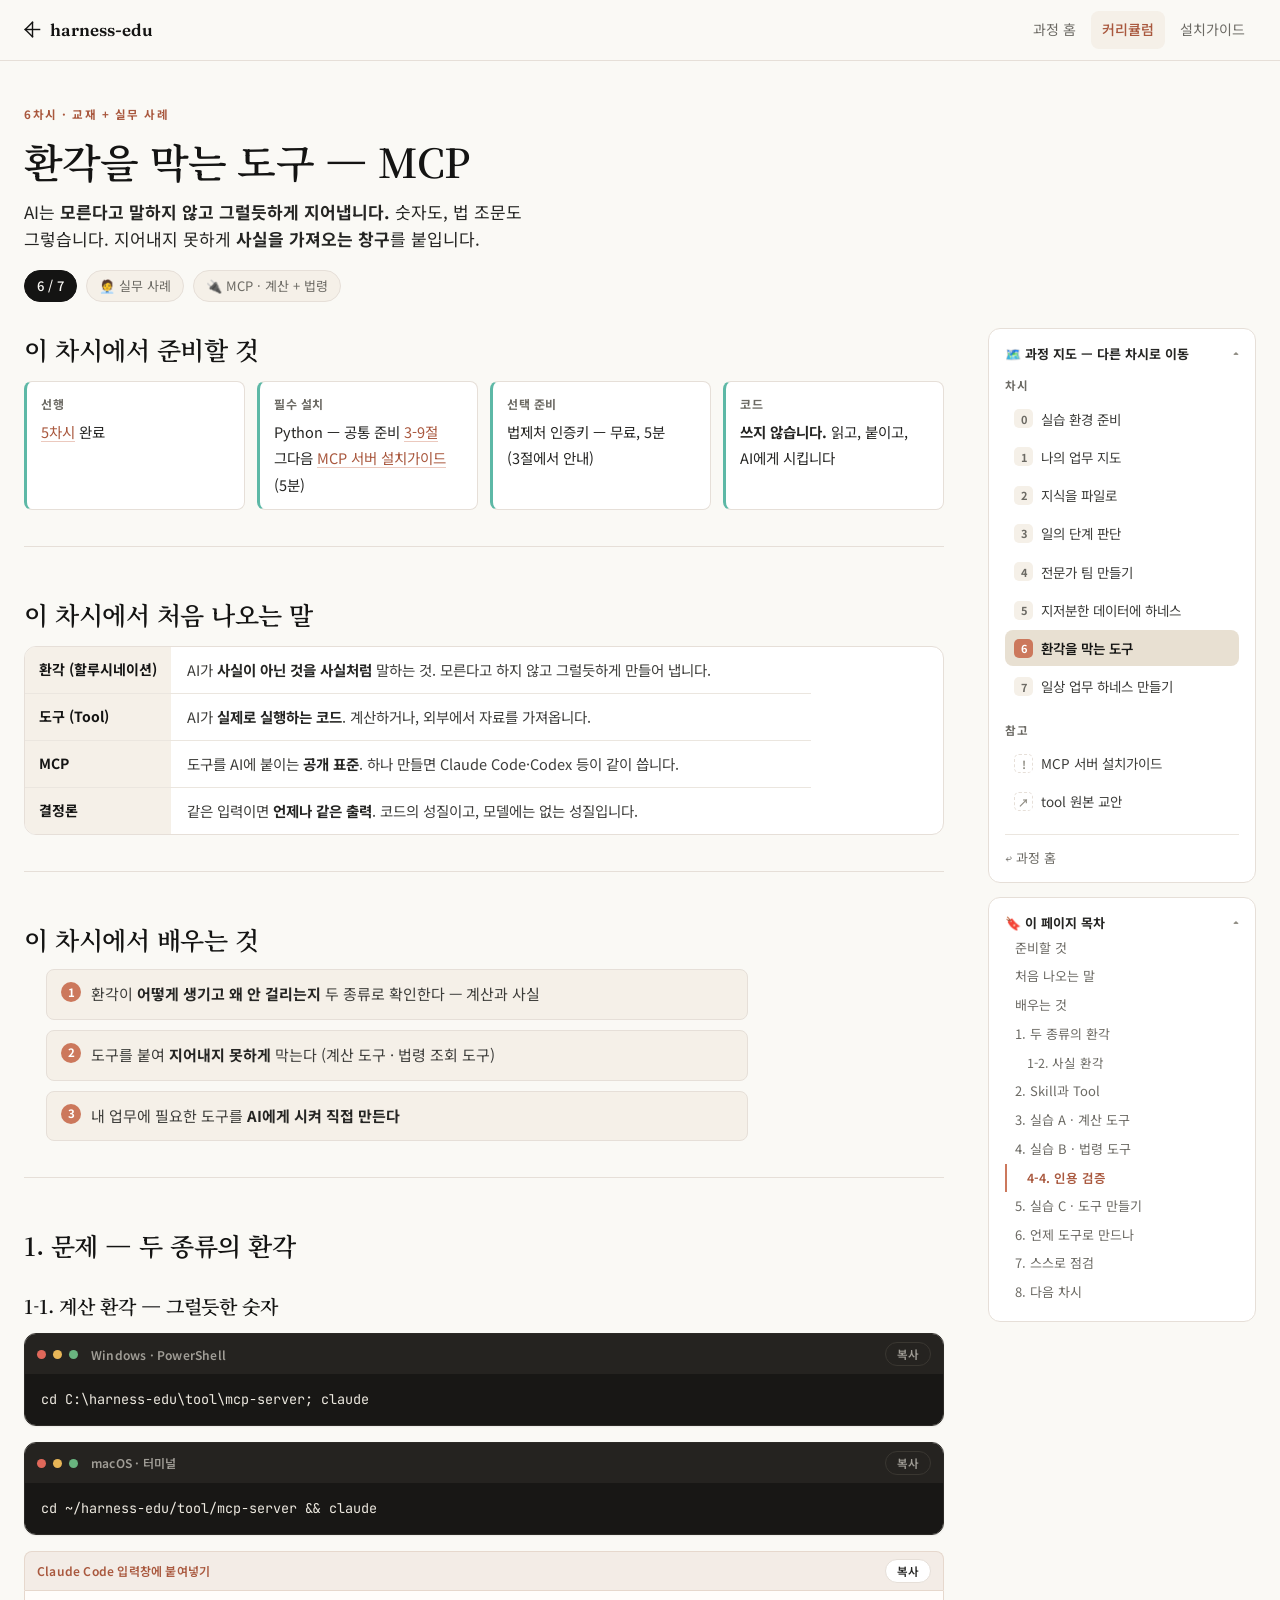
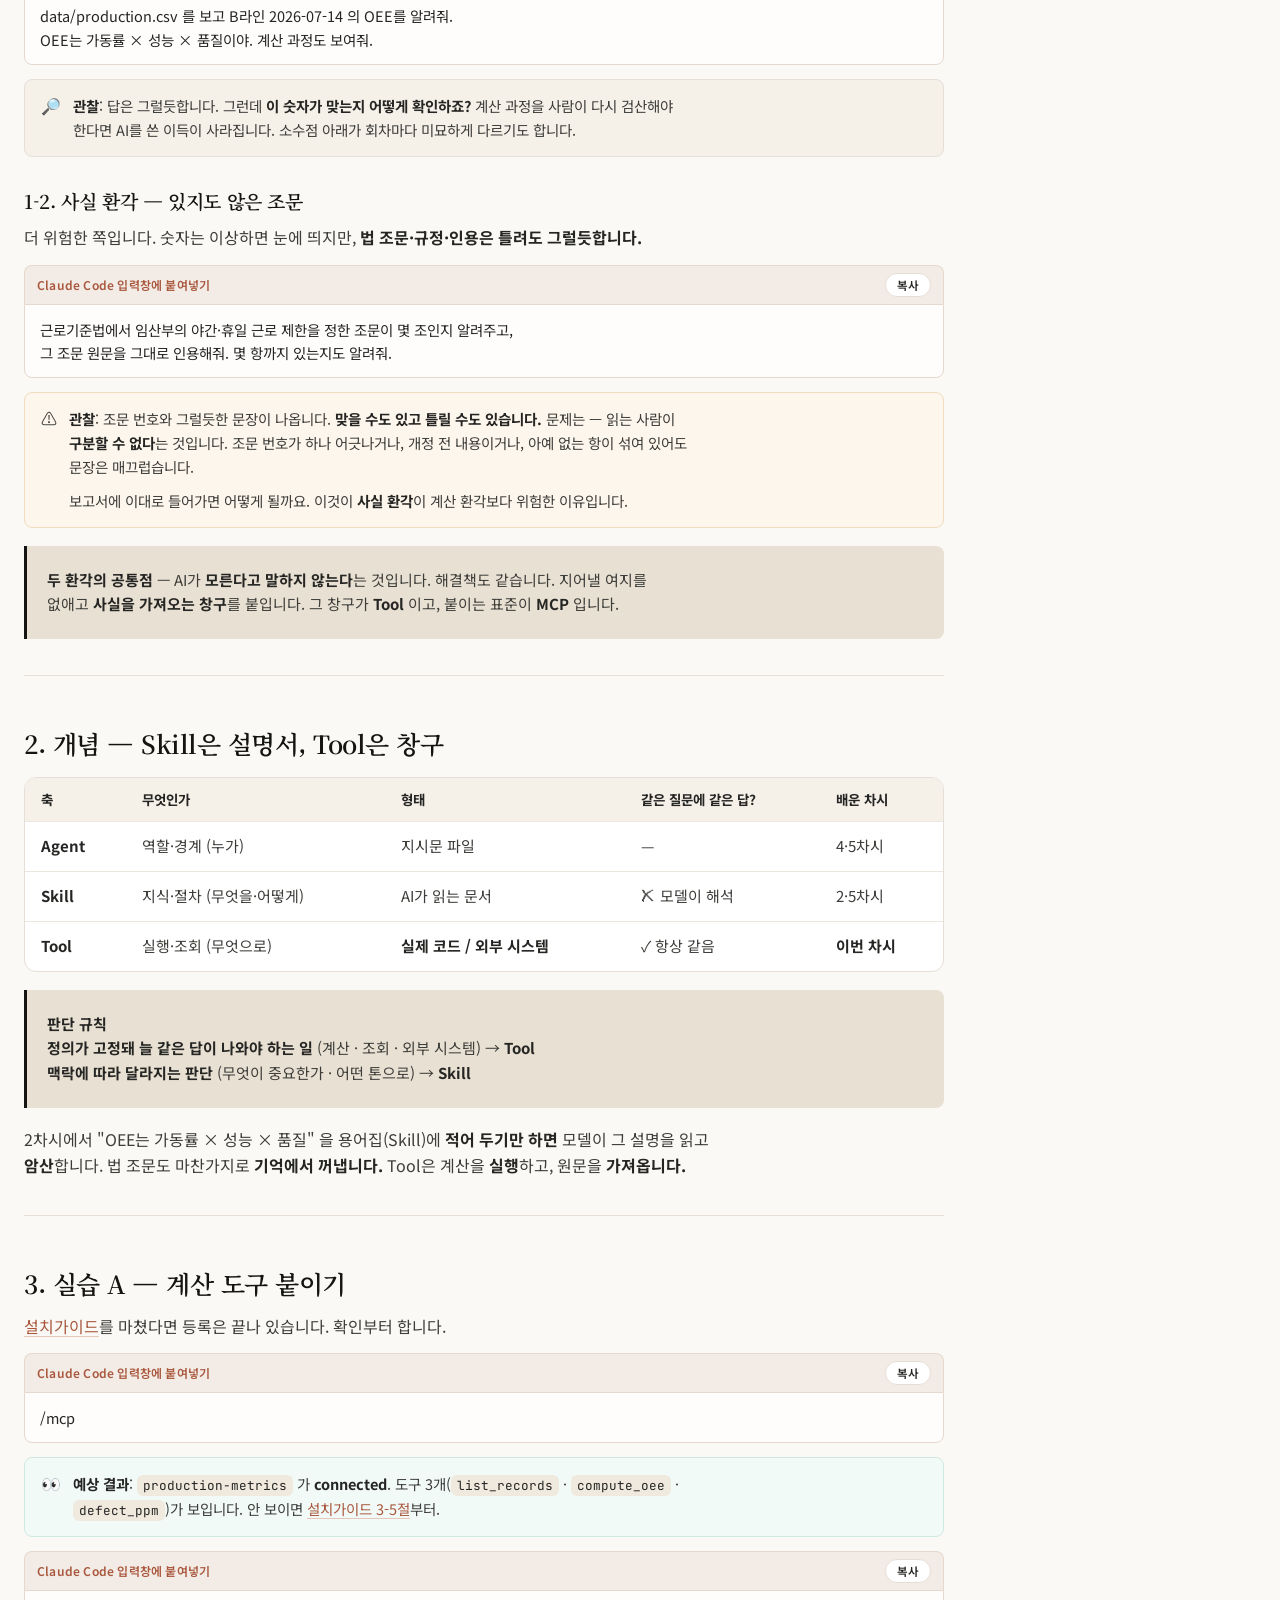
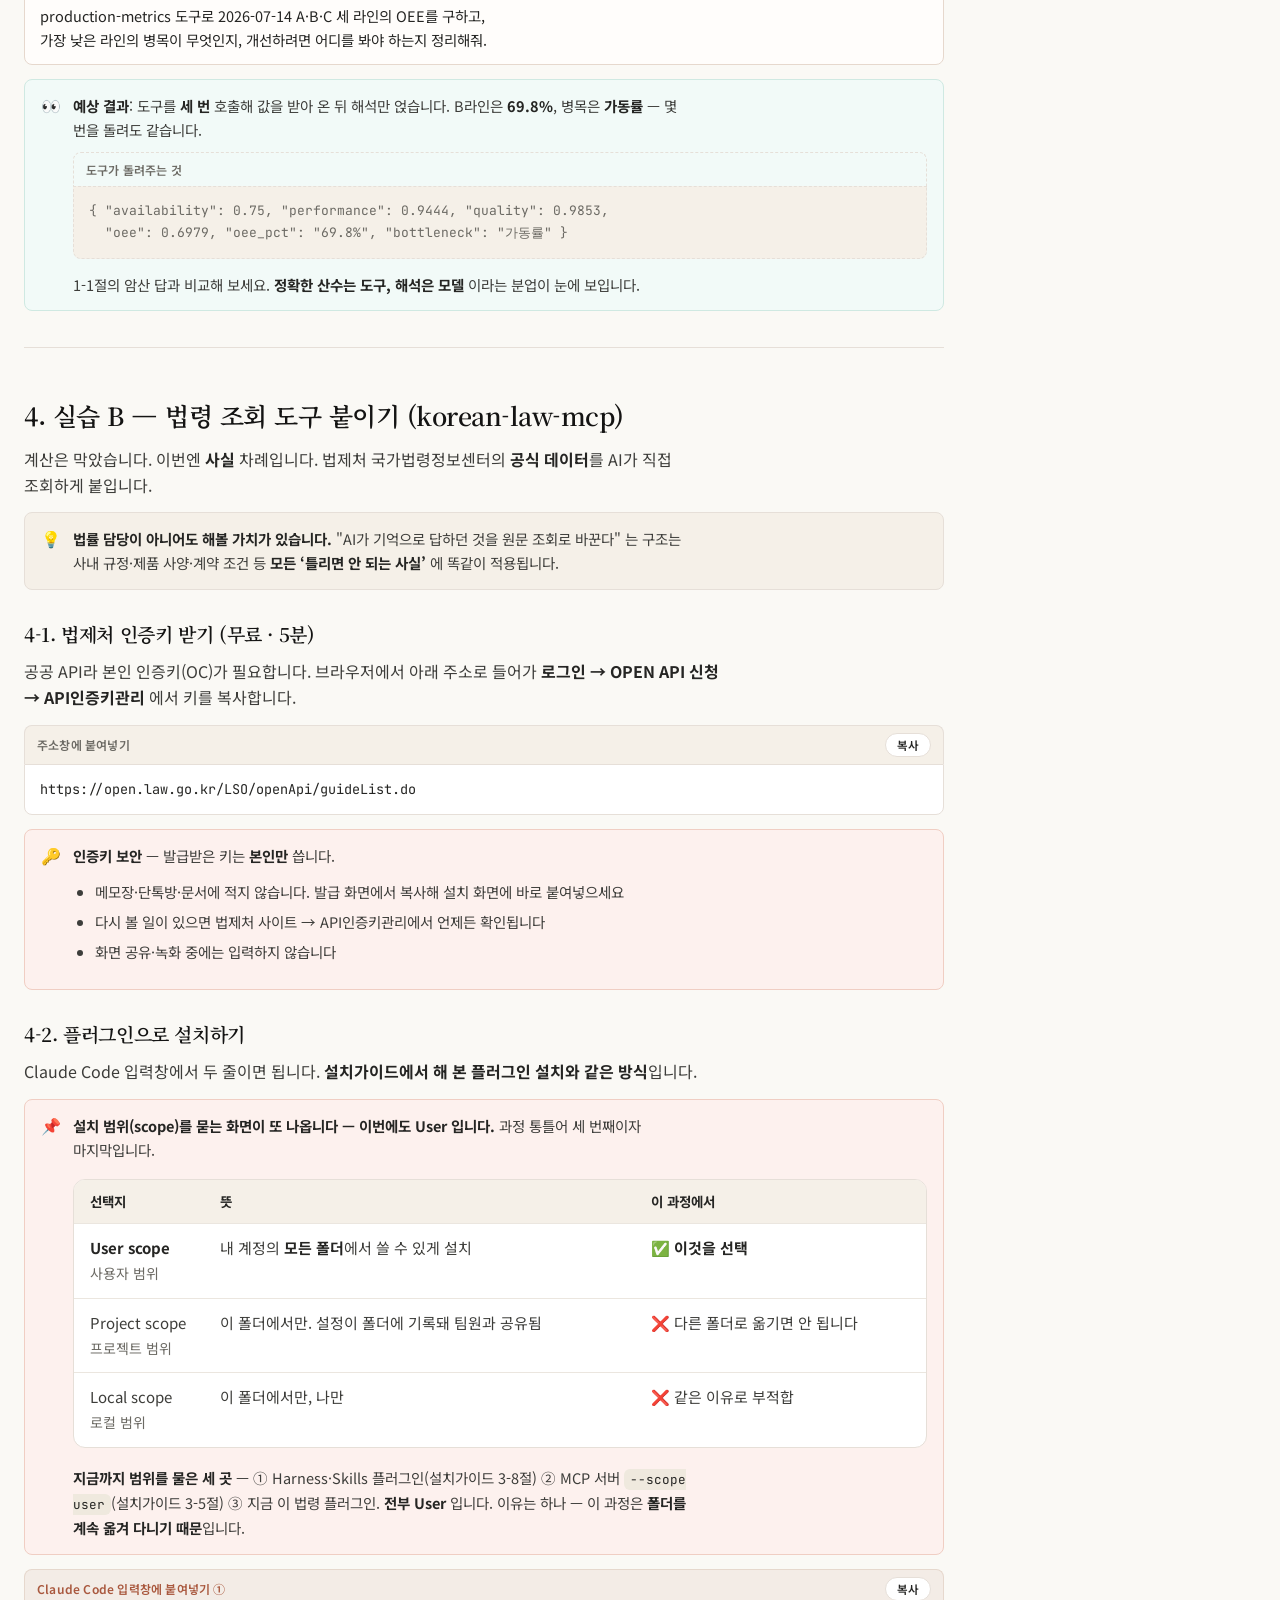
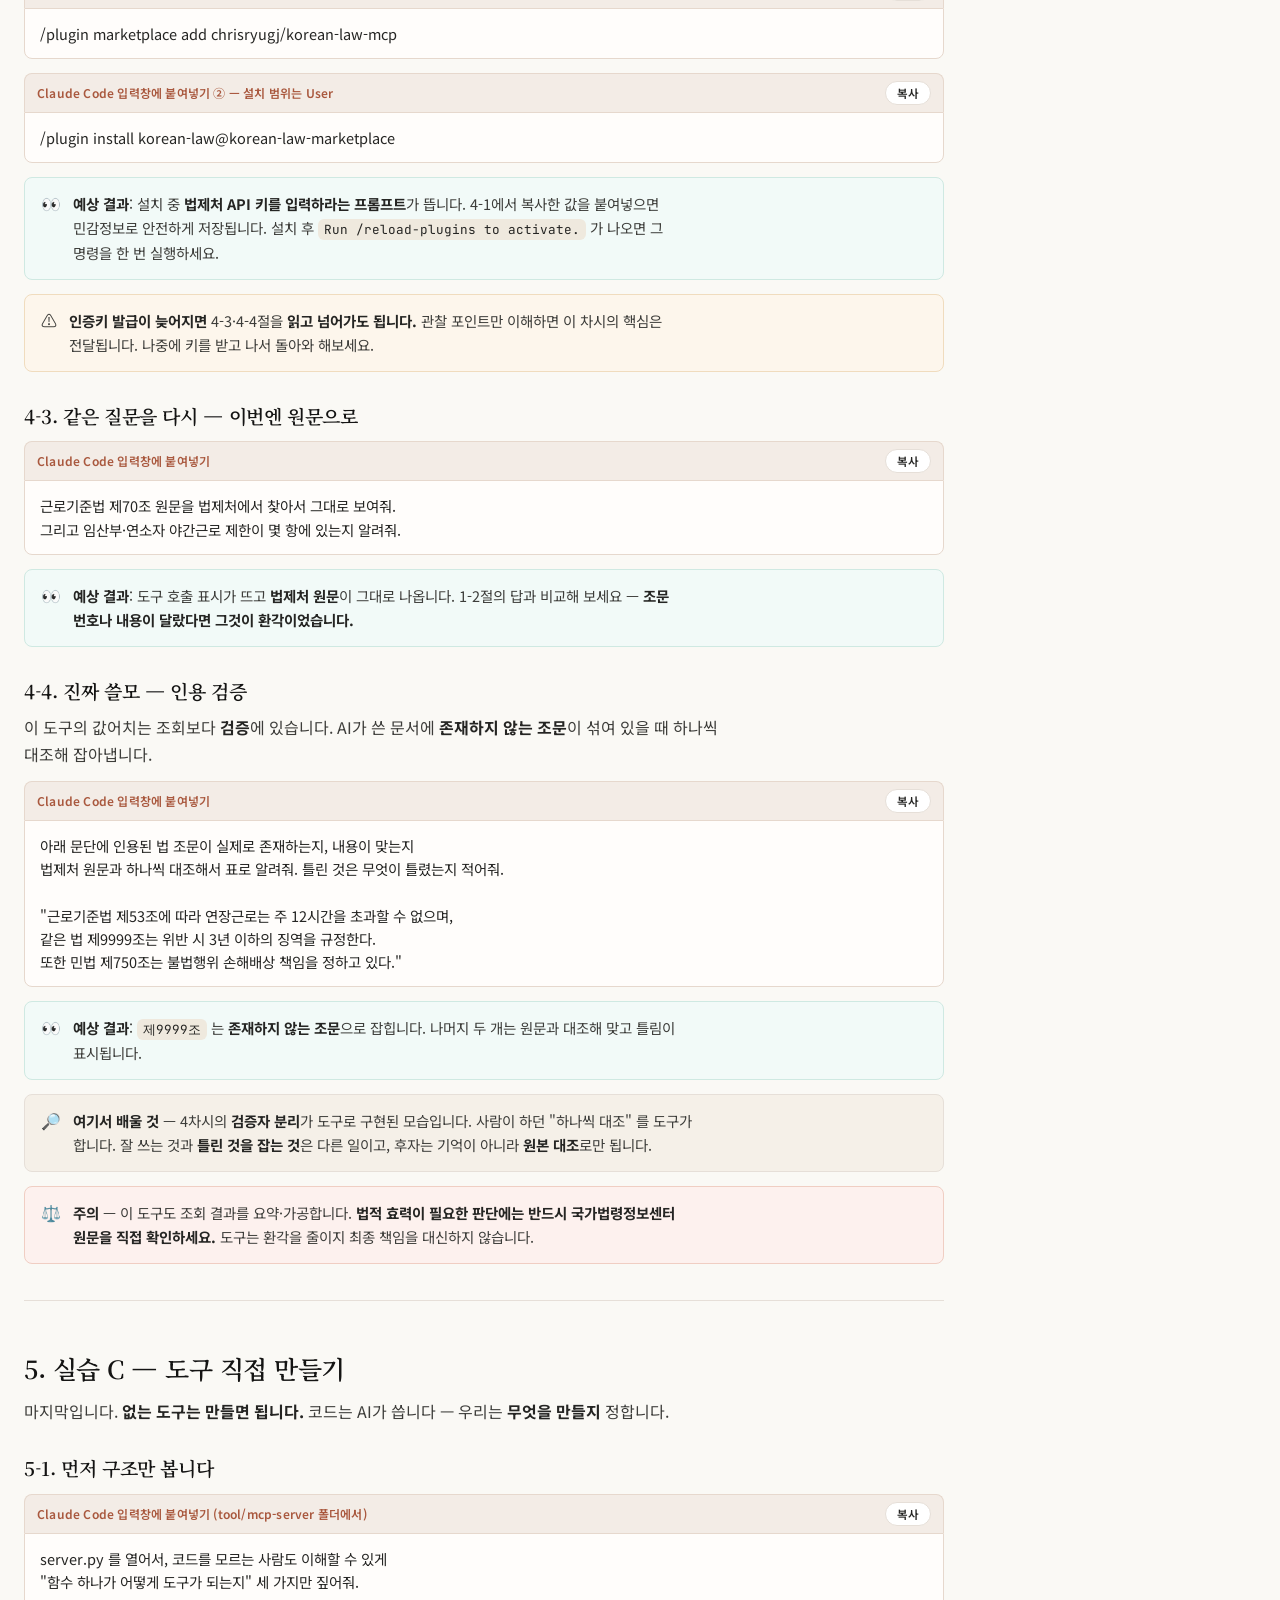
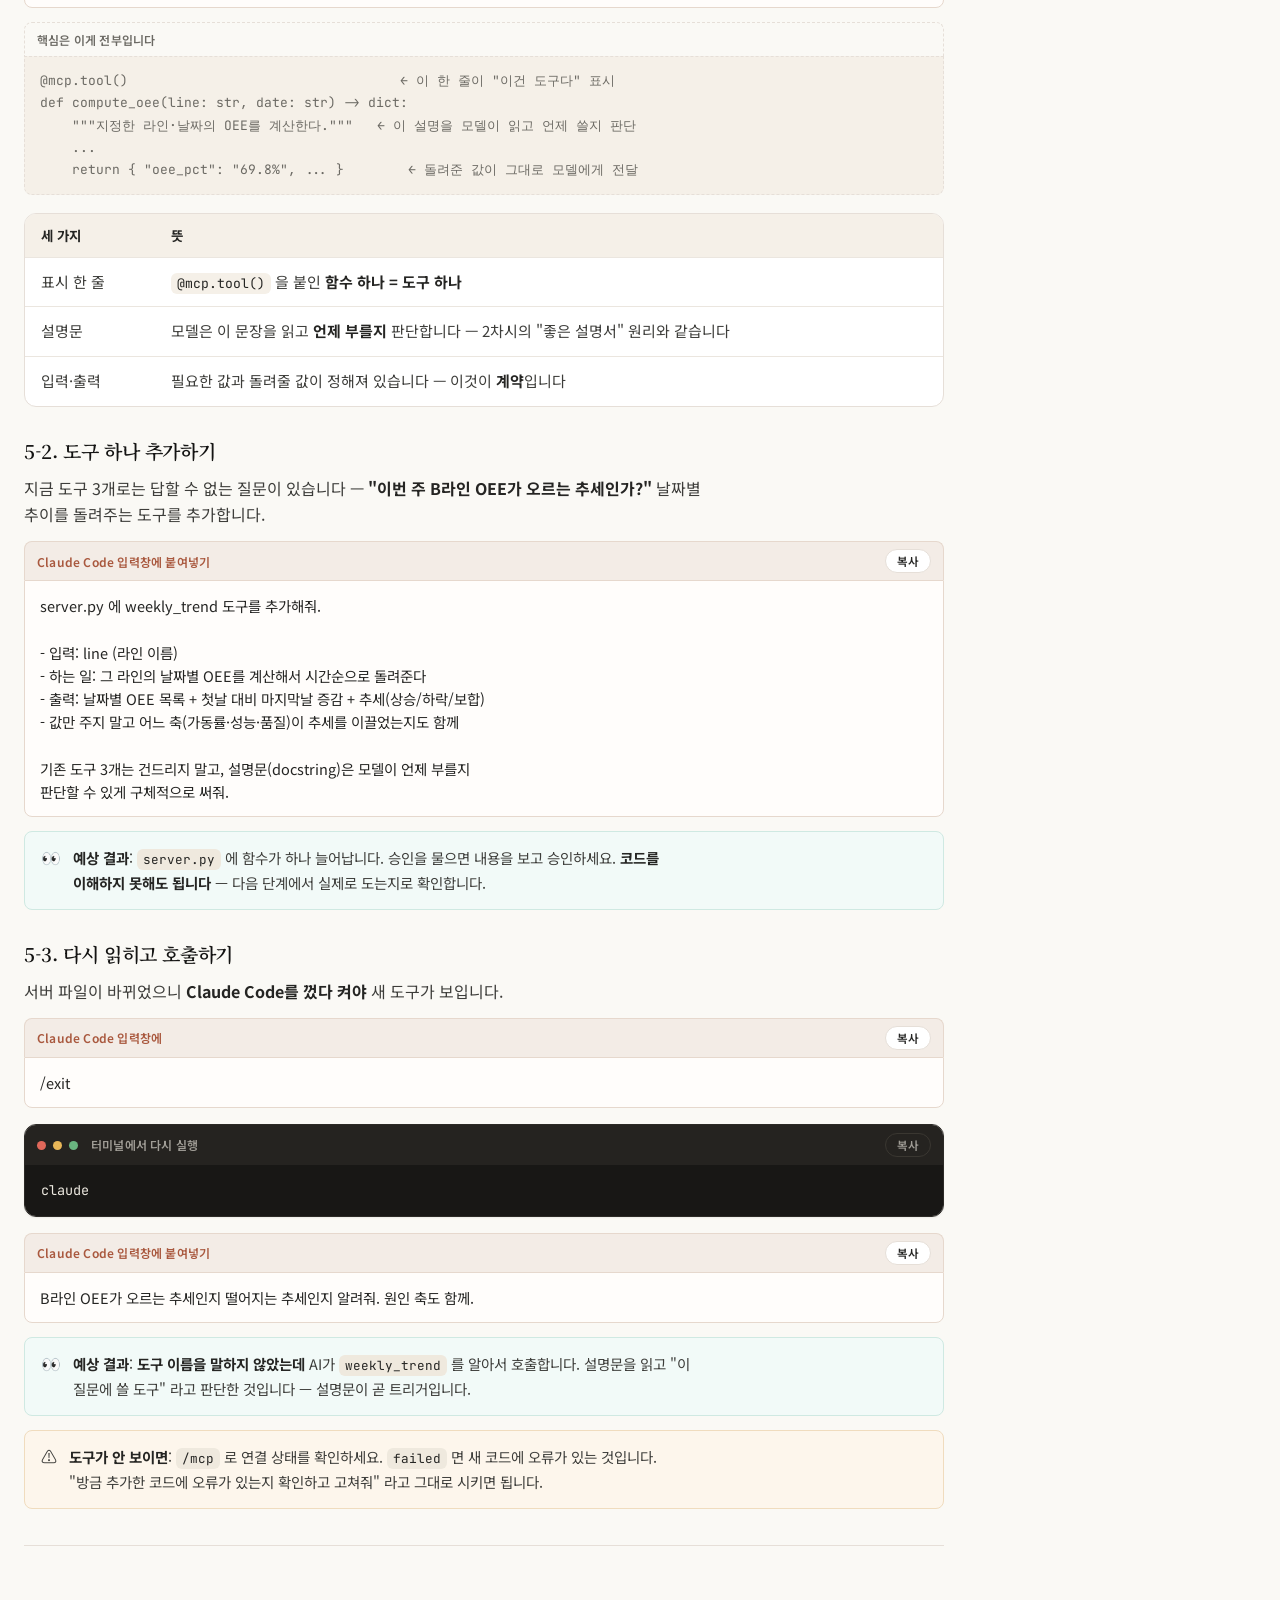
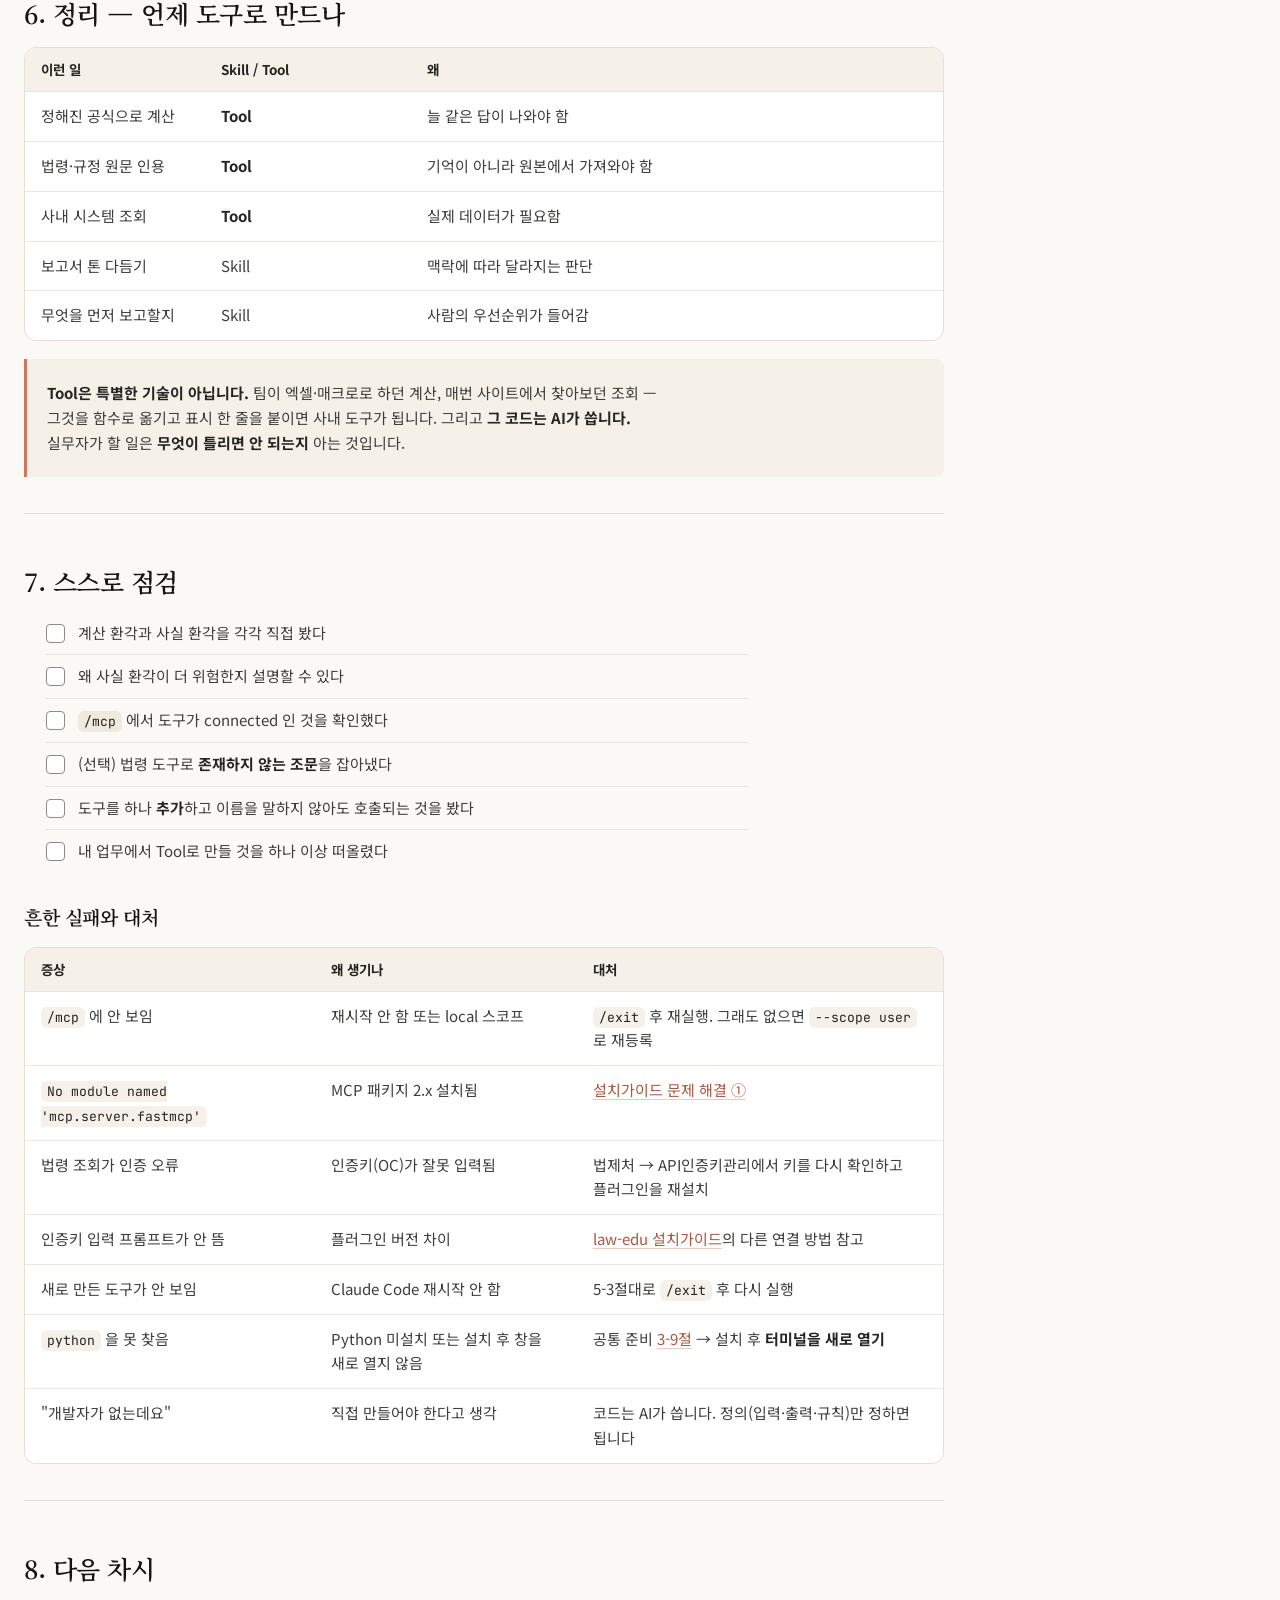
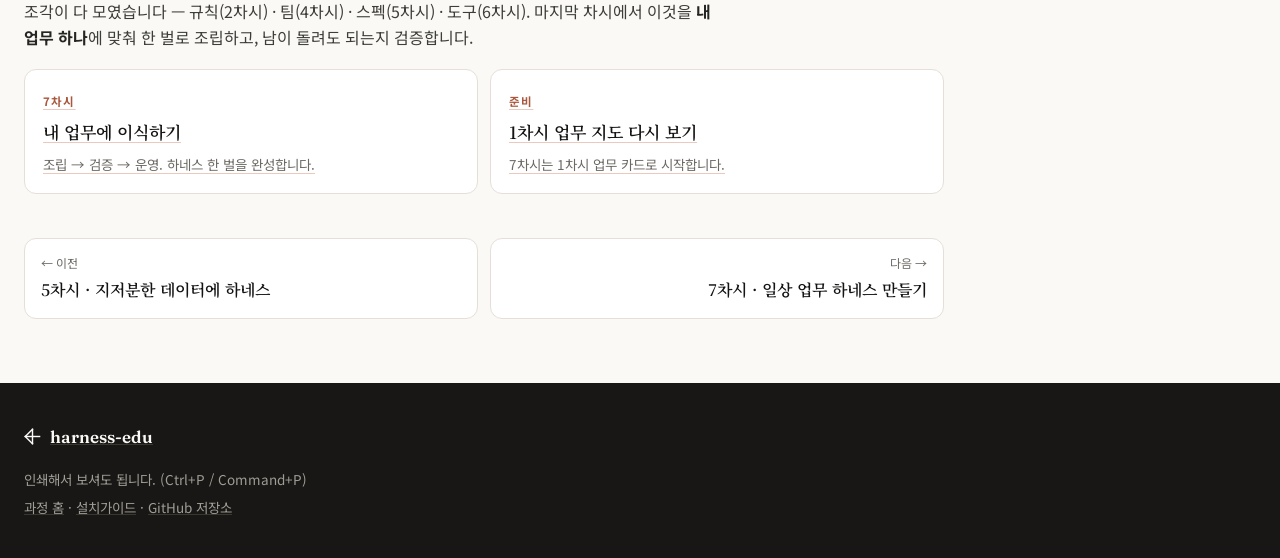
<file: docs/chapters/ch6.html>
<!doctype html>
<html lang="ko">
<head>
<meta charset="utf-8">
<meta name="viewport" content="width=device-width, initial-scale=1">
<title>6차시. 환각을 막는 도구 — MCP · harness-edu</title>
<meta name="description" content="AI는 숫자도 법 조문도 그럴듯하게 지어냅니다. 계산 MCP와 법령 조회 MCP를 붙여 환각을 막고, 필요한 도구는 직접 만듭니다.">
<link rel="icon" href="data:image/svg+xml,%3Csvg xmlns='http://www.w3.org/2000/svg' viewBox='0 0 24 24'%3E%3Crect width='24' height='24' fill='%23faf9f5'/%3E%3Cg fill='%23141413'%3E%3Crect x='11' y='1' width='2' height='22'/%3E%3Crect x='1' y='11' width='22' height='2'/%3E%3Crect x='3.8' y='3.8' width='2' height='16.4' transform='rotate(45 12 12)'/%3E%3Crect x='3.8' y='3.8' width='2' height='16.4' transform='rotate(-45 12 12)'/%3E%3C/g%3E%3C/svg%3E">
<link rel="preconnect" href="https://fonts.googleapis.com">
<link rel="preconnect" href="https://fonts.gstatic.com" crossorigin>
<link href="https://fonts.googleapis.com/css2?family=Fraunces:opsz,wght@9..144,400;9..144,600&family=Noto+Sans+KR:wght@400;500;700&family=Noto+Serif+KR:wght@500;600&family=JetBrains+Mono:wght@400;500&display=swap" rel="stylesheet">
<link rel="stylesheet" href="../assets/site.css">
</head>
<body data-page="ch6">
<a class="skip-link" href="#main">본문으로 건너뛰기</a>

<header class="topnav"><div class="wrap">
  <a class="brand" href="../index.html">
    <span class="spike" aria-hidden="true"><svg viewBox="0 0 24 24"><g fill="#141413"><rect x="11" y="1" width="2" height="22"/><rect x="1" y="11" width="22" height="2"/><rect x="3.8" y="3.8" width="2" height="16.4" transform="rotate(45 12 12)"/><rect x="3.8" y="3.8" width="2" height="16.4" transform="rotate(-45 12 12)"/></g></svg></span>
    <span class="brand-full">harness-edu</span>
  </a>
  <nav aria-label="주요 메뉴">
    <a href="../index.html">과정 홈</a>
    <a href="../index.html#curriculum" aria-current="page">커리큘럼</a>
    <a href="../install/index.html">설치가이드</a>
  </nav>
</div></header>

<div class="wrap page-head">
  <div class="eyebrow">6차시 · 교재 + 실무 사례</div>
  <h1>환각을 막는 도구 — MCP</h1>
  <p class="sub">AI는 <strong>모른다고 말하지 않고 그럴듯하게 지어냅니다.</strong> 숫자도, 법 조문도 그렇습니다. 지어내지 못하게 <strong>사실을 가져오는 창구</strong>를 붙입니다.</p>
  <div class="meta">
    <span class="badge">6 / 7</span>
    <span>🧑‍💼 실무 사례</span>
    <span>🔌 MCP · 계산 + 법령</span>
  </div>
</div>

<div class="wrap layout">
  <main id="main" class="main-col">
    <article class="prose">

<h2 id="준비할-것">이 차시에서 준비할 것</h2>

<div class="prep">
  <div class="prep-item"><b>선행</b><span><a href="ch5.html">5차시</a> 완료</span></div>
  <div class="prep-item"><b>필수 설치</b><span>Python — 공통 준비 <a href="../install/setup-windows.html#3-9-python-설치">3-9절</a><br>그다음 <a href="../install/mcp-server.html">MCP 서버 설치가이드</a> (5분)</span></div>
  <div class="prep-item"><b>선택 준비</b><span>법제처 인증키 — 무료, 5분 (3절에서 안내)</span></div>
  <div class="prep-item"><b>코드</b><span><strong>쓰지 않습니다.</strong> 읽고, 붙이고, AI에게 시킵니다</span></div>
</div>

<hr>

<h2 id="처음-나오는-말">이 차시에서 처음 나오는 말</h2>

<div class="terms"><dl>
  <dt>환각 (할루시네이션)</dt><dd>AI가 <strong>사실이 아닌 것을 사실처럼</strong> 말하는 것. 모른다고 하지 않고 그럴듯하게 만들어 냅니다.</dd>
  <dt>도구 (Tool)</dt><dd>AI가 <strong>실제로 실행하는 코드</strong>. 계산하거나, 외부에서 자료를 가져옵니다.</dd>
  <dt>MCP</dt><dd>도구를 AI에 붙이는 <strong>공개 표준</strong>. 하나 만들면 Claude Code·Codex 등이 같이 씁니다.</dd>
  <dt>결정론</dt><dd>같은 입력이면 <strong>언제나 같은 출력</strong>. 코드의 성질이고, 모델에는 없는 성질입니다.</dd>
</dl></div>

<hr>

<h2 id="배우는-것">이 차시에서 배우는 것</h2>

<ul class="goals">
  <li>환각이 <strong>어떻게 생기고 왜 안 걸리는지</strong> 두 종류로 확인한다 — 계산과 사실</li>
  <li>도구를 붙여 <strong>지어내지 못하게</strong> 막는다 (계산 도구 · 법령 조회 도구)</li>
  <li>내 업무에 필요한 도구를 <strong>AI에게 시켜 직접 만든다</strong></li>
</ul>

<hr>

<h2 id="문제-체험">1. 문제 — 두 종류의 환각</h2>

<h3 id="1-1-계산-환각">1-1. 계산 환각 — 그럴듯한 숫자</h3>

<div class="code-card is-term"><div class="terminal"><div class="terminal-bar"><i></i><i></i><i></i><span>Windows · PowerShell</span><button type="button" class="copy-btn" data-copy>복사</button></div><div class="terminal-body"><pre>cd C:\harness-edu\tool\mcp-server; claude</pre></div></div></div>

<div class="code-card is-term"><div class="terminal"><div class="terminal-bar"><i></i><i></i><i></i><span>macOS · 터미널</span><button type="button" class="copy-btn" data-copy>복사</button></div><div class="terminal-body"><pre>cd ~/harness-edu/tool/mcp-server &amp;&amp; claude</pre></div></div></div>

<div class="code-card is-prompt"><div class="code-bar"><span class="code-label">Claude Code 입력창에 붙여넣기</span><button type="button" class="copy-btn" data-copy>복사</button></div><pre>data/production.csv 를 보고 B라인 2026-07-14 의 OEE를 알려줘.
OEE는 가동률 × 성능 × 품질이야. 계산 과정도 보여줘.</pre></div>

<section class="callout callout-tip"><span class="callout-icon" aria-hidden="true">🔎</span><div class="callout-body"><p><strong>관찰</strong>: 답은 그럴듯합니다. 그런데 <strong>이 숫자가 맞는지 어떻게 확인하죠?</strong> 계산 과정을 사람이 다시 검산해야 한다면 AI를 쓴 이득이 사라집니다. 소수점 아래가 회차마다 미묘하게 다르기도 합니다.</p></div></section>

<h3 id="1-2-사실-환각">1-2. 사실 환각 — 있지도 않은 조문</h3>

<p>더 위험한 쪽입니다. 숫자는 이상하면 눈에 띄지만, <strong>법 조문·규정·인용은 틀려도 그럴듯합니다.</strong></p>

<div class="code-card is-prompt"><div class="code-bar"><span class="code-label">Claude Code 입력창에 붙여넣기</span><button type="button" class="copy-btn" data-copy>복사</button></div><pre>근로기준법에서 임산부의 야간·휴일 근로 제한을 정한 조문이 몇 조인지 알려주고,
그 조문 원문을 그대로 인용해줘. 몇 항까지 있는지도 알려줘.</pre></div>

<section class="callout callout-warn"><span class="callout-icon" aria-hidden="true">⚠️</span><div class="callout-body">
<p><strong>관찰</strong>: 조문 번호와 그럴듯한 문장이 나옵니다. <strong>맞을 수도 있고 틀릴 수도 있습니다.</strong> 문제는 — 읽는 사람이 <strong>구분할 수 없다</strong>는 것입니다. 조문 번호가 하나 어긋나거나, 개정 전 내용이거나, 아예 없는 항이 섞여 있어도 문장은 매끄럽습니다.</p>
<p>보고서에 이대로 들어가면 어떻게 될까요. 이것이 <strong>사실 환각</strong>이 계산 환각보다 위험한 이유입니다.</p>
</div></section>

<blockquote class="rule">
  <p><strong>두 환각의 공통점</strong> — AI가 <strong>모른다고 말하지 않는다</strong>는 것입니다. 해결책도 같습니다. 지어낼 여지를 없애고 <strong>사실을 가져오는 창구</strong>를 붙입니다. 그 창구가 <strong>Tool</strong> 이고, 붙이는 표준이 <strong>MCP</strong> 입니다.</p>
</blockquote>

<hr>

<h2 id="개념">2. 개념 — Skill은 설명서, Tool은 창구</h2>

<div class="table-wrap"><table>
<thead><tr><th>축</th><th>무엇인가</th><th>형태</th><th>같은 질문에 같은 답?</th><th>배운 차시</th></tr></thead>
<tbody>
<tr><td><strong>Agent</strong></td><td>역할·경계 (누가)</td><td>지시문 파일</td><td>—</td><td>4·5차시</td></tr>
<tr><td><strong>Skill</strong></td><td>지식·절차 (무엇을·어떻게)</td><td>AI가 읽는 문서</td><td>✗ 모델이 해석</td><td>2·5차시</td></tr>
<tr><td><strong>Tool</strong></td><td>실행·조회 (무엇으로)</td><td><strong>실제 코드 / 외부 시스템</strong></td><td>✓ 항상 같음</td><td><strong>이번 차시</strong></td></tr>
</tbody></table></div>

<blockquote class="rule">
  <p><strong>판단 규칙</strong><br>
  <strong>정의가 고정돼 늘 같은 답이 나와야 하는 일</strong> (계산 · 조회 · 외부 시스템) → <strong>Tool</strong><br>
  <strong>맥락에 따라 달라지는 판단</strong> (무엇이 중요한가 · 어떤 톤으로) → <strong>Skill</strong></p>
</blockquote>

<p>2차시에서 &quot;OEE는 가동률 × 성능 × 품질&quot; 을 용어집(Skill)에 <strong>적어 두기만 하면</strong> 모델이 그 설명을 읽고 <strong>암산</strong>합니다. 법 조문도 마찬가지로 <strong>기억에서 꺼냅니다.</strong> Tool은 계산을 <strong>실행</strong>하고, 원문을 <strong>가져옵니다.</strong></p>

<hr>

<h2 id="실습-a">3. 실습 A — 계산 도구 붙이기</h2>

<p><a href="../install/mcp-server.html">설치가이드</a>를 마쳤다면 등록은 끝나 있습니다. 확인부터 합니다.</p>

<div class="code-card is-prompt"><div class="code-bar"><span class="code-label">Claude Code 입력창에 붙여넣기</span><button type="button" class="copy-btn" data-copy>복사</button></div><pre>/mcp</pre></div>

<section class="callout callout-expect"><span class="callout-icon" aria-hidden="true">👀</span><div class="callout-body"><p><strong>예상 결과</strong>: <code>production-metrics</code> 가 <strong>connected</strong>. 도구 3개(<code>list_records</code> · <code>compute_oee</code> · <code>defect_ppm</code>)가 보입니다. 안 보이면 <a href="../install/mcp-server.html#3-5-claude-code에-등록">설치가이드 3-5절</a>부터.</p></div></section>

<div class="code-card is-prompt"><div class="code-bar"><span class="code-label">Claude Code 입력창에 붙여넣기</span><button type="button" class="copy-btn" data-copy>복사</button></div><pre>production-metrics 도구로 2026-07-14 A·B·C 세 라인의 OEE를 구하고,
가장 낮은 라인의 병목이 무엇인지, 개선하려면 어디를 봐야 하는지 정리해줘.</pre></div>

<section class="callout callout-expect"><span class="callout-icon" aria-hidden="true">👀</span><div class="callout-body">
<p><strong>예상 결과</strong>: 도구를 <strong>세 번</strong> 호출해 값을 받아 온 뒤 해석만 얹습니다. B라인은 <strong>69.8%</strong>, 병목은 <strong>가동률</strong> — 몇 번을 돌려도 같습니다.</p>
<div class="code-card is-out"><div class="code-bar"><span class="code-label">도구가 돌려주는 것</span></div><pre>{ "availability": 0.75, "performance": 0.9444, "quality": 0.9853,
  "oee": 0.6979, "oee_pct": "69.8%", "bottleneck": "가동률" }</pre></div>
<p>1-1절의 암산 답과 비교해 보세요. <strong>정확한 산수는 도구, 해석은 모델</strong> 이라는 분업이 눈에 보입니다.</p>
</div></section>

<hr>

<h2 id="실습-b">4. 실습 B — 법령 조회 도구 붙이기 (korean-law-mcp)</h2>

<p>계산은 막았습니다. 이번엔 <strong>사실</strong> 차례입니다. 법제처 국가법령정보센터의 <strong>공식 데이터</strong>를 AI가 직접 조회하게 붙입니다.</p>

<section class="callout callout-tip"><span class="callout-icon" aria-hidden="true">💡</span><div class="callout-body"><p><strong>법률 담당이 아니어도 해볼 가치가 있습니다.</strong> &quot;AI가 기억으로 답하던 것을 원문 조회로 바꾼다&quot; 는 구조는 사내 규정·제품 사양·계약 조건 등 <strong>모든 &lsquo;틀리면 안 되는 사실&rsquo;</strong> 에 똑같이 적용됩니다.</p></div></section>

<h3 id="4-1-인증키">4-1. 법제처 인증키 받기 (무료 · 5분)</h3>

<p>공공 API라 본인 인증키(OC)가 필요합니다. 브라우저에서 아래 주소로 들어가 <strong>로그인 → OPEN API 신청 → API인증키관리</strong> 에서 키를 복사합니다.</p>

<div class="code-card is-lite"><div class="code-bar"><span class="code-label">주소창에 붙여넣기</span><button type="button" class="copy-btn" data-copy>복사</button></div><pre>https://open.law.go.kr/LSO/openApi/guideList.do</pre></div>

<section class="callout callout-stop"><span class="callout-icon" aria-hidden="true">🔑</span><div class="callout-body">
<p><strong>인증키 보안</strong> — 발급받은 키는 <strong>본인만</strong> 씁니다.</p>
<ul>
<li>메모장·단톡방·문서에 적지 않습니다. 발급 화면에서 복사해 설치 화면에 바로 붙여넣으세요</li>
<li>다시 볼 일이 있으면 법제처 사이트 &rarr; API인증키관리에서 언제든 확인됩니다</li>
<li>화면 공유·녹화 중에는 입력하지 않습니다</li>
</ul>
</div></section>

<h3 id="4-2-설치">4-2. 플러그인으로 설치하기</h3>

<p>Claude Code 입력창에서 두 줄이면 됩니다. <strong>설치가이드에서 해 본 플러그인 설치와 같은 방식</strong>입니다.</p>

<section class="callout callout-stop"><span class="callout-icon" aria-hidden="true">📌</span><div class="callout-body">
<p><strong>설치 범위(scope)를 묻는 화면이 또 나옵니다 — 이번에도 <span style="white-space:nowrap">User</span> 입니다.</strong> 과정 통틀어 세 번째이자 마지막입니다.</p>
<div class="table-wrap"><table>
<thead><tr><th style="width:130px">선택지</th><th>뜻</th><th>이 과정에서</th></tr></thead>
<tbody>
<tr><td><strong>User scope</strong><br><span class="muted">사용자 범위</span></td><td>내 계정의 <strong>모든 폴더</strong>에서 쓸 수 있게 설치</td><td><strong>✅ 이것을 선택</strong></td></tr>
<tr><td>Project scope<br><span class="muted">프로젝트 범위</span></td><td>이 폴더에서만. 설정이 폴더에 기록돼 팀원과 공유됨</td><td>❌ 다른 폴더로 옮기면 안 됩니다</td></tr>
<tr><td>Local scope<br><span class="muted">로컬 범위</span></td><td>이 폴더에서만, 나만</td><td>❌ 같은 이유로 부적합</td></tr>
</tbody></table></div>
<p><strong>지금까지 범위를 물은 세 곳</strong> — ① Harness·Skills 플러그인(설치가이드 3-8절) ② MCP 서버 <code>--scope user</code>(설치가이드 3-5절) ③ 지금 이 법령 플러그인. <strong>전부 User</strong> 입니다. 이유는 하나 — 이 과정은 <strong>폴더를 계속 옮겨 다니기 때문</strong>입니다.</p>
</div></section>

<div class="code-card is-prompt"><div class="code-bar"><span class="code-label">Claude Code 입력창에 붙여넣기 ①</span><button type="button" class="copy-btn" data-copy>복사</button></div><pre>/plugin marketplace add chrisryugj/korean-law-mcp</pre></div>

<div class="code-card is-prompt"><div class="code-bar"><span class="code-label">Claude Code 입력창에 붙여넣기 ② — 설치 범위는 User</span><button type="button" class="copy-btn" data-copy>복사</button></div><pre>/plugin install korean-law@korean-law-marketplace</pre></div>

<section class="callout callout-expect"><span class="callout-icon" aria-hidden="true">👀</span><div class="callout-body"><p><strong>예상 결과</strong>: 설치 중 <strong>법제처 API 키를 입력하라는 프롬프트</strong>가 뜹니다. 4-1에서 복사한 값을 붙여넣으면 민감정보로 안전하게 저장됩니다. 설치 후 <code>Run /reload-plugins to activate.</code> 가 나오면 그 명령을 한 번 실행하세요.</p></div></section>

<section class="callout callout-warn"><span class="callout-icon" aria-hidden="true">⚠️</span><div class="callout-body"><p><strong>인증키 발급이 늦어지면</strong> 4-3·4-4절을 <strong>읽고 넘어가도 됩니다.</strong> 관찰 포인트만 이해하면 이 차시의 핵심은 전달됩니다. 나중에 키를 받고 나서 돌아와 해보세요.</p></div></section>

<h3 id="4-3-사용">4-3. 같은 질문을 다시 — 이번엔 원문으로</h3>

<div class="code-card is-prompt"><div class="code-bar"><span class="code-label">Claude Code 입력창에 붙여넣기</span><button type="button" class="copy-btn" data-copy>복사</button></div><pre>근로기준법 제70조 원문을 법제처에서 찾아서 그대로 보여줘.
그리고 임산부·연소자 야간근로 제한이 몇 항에 있는지 알려줘.</pre></div>

<section class="callout callout-expect"><span class="callout-icon" aria-hidden="true">👀</span><div class="callout-body"><p><strong>예상 결과</strong>: 도구 호출 표시가 뜨고 <strong>법제처 원문</strong>이 그대로 나옵니다. 1-2절의 답과 비교해 보세요 — <strong>조문 번호나 내용이 달랐다면 그것이 환각이었습니다.</strong></p></div></section>

<h3 id="4-4-인용-검증">4-4. 진짜 쓸모 — 인용 검증</h3>

<p>이 도구의 값어치는 조회보다 <strong>검증</strong>에 있습니다. AI가 쓴 문서에 <strong>존재하지 않는 조문</strong>이 섞여 있을 때 하나씩 대조해 잡아냅니다.</p>

<div class="code-card is-prompt"><div class="code-bar"><span class="code-label">Claude Code 입력창에 붙여넣기</span><button type="button" class="copy-btn" data-copy>복사</button></div><pre>아래 문단에 인용된 법 조문이 실제로 존재하는지, 내용이 맞는지
법제처 원문과 하나씩 대조해서 표로 알려줘. 틀린 것은 무엇이 틀렸는지 적어줘.

"근로기준법 제53조에 따라 연장근로는 주 12시간을 초과할 수 없으며,
같은 법 제9999조는 위반 시 3년 이하의 징역을 규정한다.
또한 민법 제750조는 불법행위 손해배상 책임을 정하고 있다."</pre></div>

<section class="callout callout-expect"><span class="callout-icon" aria-hidden="true">👀</span><div class="callout-body"><p><strong>예상 결과</strong>: <code>제9999조</code> 는 <strong>존재하지 않는 조문</strong>으로 잡힙니다. 나머지 두 개는 원문과 대조해 맞고 틀림이 표시됩니다.</p></div></section>

<section class="callout callout-tip"><span class="callout-icon" aria-hidden="true">🔎</span><div class="callout-body">
<p><strong>여기서 배울 것</strong> — 4차시의 <strong>검증자 분리</strong>가 도구로 구현된 모습입니다. 사람이 하던 &quot;하나씩 대조&quot; 를 도구가 합니다. 잘 쓰는 것과 <strong>틀린 것을 잡는 것</strong>은 다른 일이고, 후자는 기억이 아니라 <strong>원본 대조</strong>로만 됩니다.</p>
</div></section>

<section class="callout callout-stop"><span class="callout-icon" aria-hidden="true">⚖️</span><div class="callout-body"><p><strong>주의</strong> — 이 도구도 조회 결과를 요약·가공합니다. <strong>법적 효력이 필요한 판단에는 반드시 국가법령정보센터 원문을 직접 확인하세요.</strong> 도구는 환각을 줄이지 최종 책임을 대신하지 않습니다.</p></div></section>

<hr>

<h2 id="실습-c">5. 실습 C — 도구 직접 만들기</h2>

<p>마지막입니다. <strong>없는 도구는 만들면 됩니다.</strong> 코드는 AI가 씁니다 — 우리는 <strong>무엇을 만들지</strong> 정합니다.</p>

<h3 id="5-1-구조-보기">5-1. 먼저 구조만 봅니다</h3>

<div class="code-card is-prompt"><div class="code-bar"><span class="code-label">Claude Code 입력창에 붙여넣기 (tool/mcp-server 폴더에서)</span><button type="button" class="copy-btn" data-copy>복사</button></div><pre>server.py 를 열어서, 코드를 모르는 사람도 이해할 수 있게
"함수 하나가 어떻게 도구가 되는지" 세 가지만 짚어줘.</pre></div>

<div class="code-card is-out"><div class="code-bar"><span class="code-label">핵심은 이게 전부입니다</span></div><pre>@mcp.tool()                                  ← 이 한 줄이 "이건 도구다" 표시
def compute_oee(line: str, date: str) -> dict:
    """지정한 라인·날짜의 OEE를 계산한다."""   ← 이 설명을 모델이 읽고 언제 쓸지 판단
    ...
    return { "oee_pct": "69.8%", ... }        ← 돌려준 값이 그대로 모델에게 전달</pre></div>

<div class="table-wrap"><table>
<thead><tr><th style="width:130px">세 가지</th><th>뜻</th></tr></thead>
<tbody>
<tr><td>표시 한 줄</td><td><code>@mcp.tool()</code> 을 붙인 <strong>함수 하나 = 도구 하나</strong></td></tr>
<tr><td>설명문</td><td>모델은 이 문장을 읽고 <strong>언제 부를지</strong> 판단합니다 — 2차시의 &quot;좋은 설명서&quot; 원리와 같습니다</td></tr>
<tr><td>입력·출력</td><td>필요한 값과 돌려줄 값이 정해져 있습니다 — 이것이 <strong>계약</strong>입니다</td></tr>
</tbody></table></div>

<h3 id="5-2-추가하기">5-2. 도구 하나 추가하기</h3>

<p>지금 도구 3개로는 답할 수 없는 질문이 있습니다 — <strong>&quot;이번 주 B라인 OEE가 오르는 추세인가?&quot;</strong> 날짜별 추이를 돌려주는 도구를 추가합니다.</p>

<div class="code-card is-prompt"><div class="code-bar"><span class="code-label">Claude Code 입력창에 붙여넣기</span><button type="button" class="copy-btn" data-copy>복사</button></div><pre>server.py 에 weekly_trend 도구를 추가해줘.

- 입력: line (라인 이름)
- 하는 일: 그 라인의 날짜별 OEE를 계산해서 시간순으로 돌려준다
- 출력: 날짜별 OEE 목록 + 첫날 대비 마지막날 증감 + 추세(상승/하락/보합)
- 값만 주지 말고 어느 축(가동률·성능·품질)이 추세를 이끌었는지도 함께

기존 도구 3개는 건드리지 말고, 설명문(docstring)은 모델이 언제 부를지
판단할 수 있게 구체적으로 써줘.</pre></div>

<section class="callout callout-expect"><span class="callout-icon" aria-hidden="true">👀</span><div class="callout-body"><p><strong>예상 결과</strong>: <code>server.py</code> 에 함수가 하나 늘어납니다. 승인을 물으면 내용을 보고 승인하세요. <strong>코드를 이해하지 못해도 됩니다</strong> — 다음 단계에서 실제로 도는지로 확인합니다.</p></div></section>

<h3 id="5-3-재시작-확인">5-3. 다시 읽히고 호출하기</h3>

<p>서버 파일이 바뀌었으니 <strong>Claude Code를 껐다 켜야</strong> 새 도구가 보입니다.</p>

<div class="code-card is-prompt"><div class="code-bar"><span class="code-label">Claude Code 입력창에</span><button type="button" class="copy-btn" data-copy>복사</button></div><pre>/exit</pre></div>

<div class="code-card is-term"><div class="terminal"><div class="terminal-bar"><i></i><i></i><i></i><span>터미널에서 다시 실행</span><button type="button" class="copy-btn" data-copy>복사</button></div><div class="terminal-body"><pre>claude</pre></div></div></div>

<div class="code-card is-prompt"><div class="code-bar"><span class="code-label">Claude Code 입력창에 붙여넣기</span><button type="button" class="copy-btn" data-copy>복사</button></div><pre>B라인 OEE가 오르는 추세인지 떨어지는 추세인지 알려줘. 원인 축도 함께.</pre></div>

<section class="callout callout-expect"><span class="callout-icon" aria-hidden="true">👀</span><div class="callout-body"><p><strong>예상 결과</strong>: <strong>도구 이름을 말하지 않았는데</strong> AI가 <code>weekly_trend</code> 를 알아서 호출합니다. 설명문을 읽고 &quot;이 질문에 쓸 도구&quot; 라고 판단한 것입니다 — 설명문이 곧 트리거입니다.</p></div></section>

<section class="callout callout-warn"><span class="callout-icon" aria-hidden="true">⚠️</span><div class="callout-body"><p><strong>도구가 안 보이면</strong>: <code>/mcp</code> 로 연결 상태를 확인하세요. <code>failed</code> 면 새 코드에 오류가 있는 것입니다. &quot;방금 추가한 코드에 오류가 있는지 확인하고 고쳐줘&quot; 라고 그대로 시키면 됩니다.</p></div></section>

<hr>

<h2 id="정리">6. 정리 — 언제 도구로 만드나</h2>

<div class="table-wrap"><table>
<thead><tr><th style="width:180px">이런 일</th><th>Skill / Tool</th><th>왜</th></tr></thead>
<tbody>
<tr><td>정해진 공식으로 계산</td><td><strong>Tool</strong></td><td>늘 같은 답이 나와야 함</td></tr>
<tr><td>법령·규정 원문 인용</td><td><strong>Tool</strong></td><td>기억이 아니라 원본에서 가져와야 함</td></tr>
<tr><td>사내 시스템 조회</td><td><strong>Tool</strong></td><td>실제 데이터가 필요함</td></tr>
<tr><td>보고서 톤 다듬기</td><td>Skill</td><td>맥락에 따라 달라지는 판단</td></tr>
<tr><td>무엇을 먼저 보고할지</td><td>Skill</td><td>사람의 우선순위가 들어감</td></tr>
</tbody></table></div>

<blockquote>
  <p><strong>Tool은 특별한 기술이 아닙니다.</strong> 팀이 엑셀·매크로로 하던 계산, 매번 사이트에서 찾아보던 조회 — 그것을 함수로 옮기고 표시 한 줄을 붙이면 사내 도구가 됩니다. 그리고 <strong>그 코드는 AI가 씁니다.</strong> 실무자가 할 일은 <strong>무엇이 틀리면 안 되는지</strong> 아는 것입니다.</p>
</blockquote>

<hr>

<h2 id="스스로-점검">7. 스스로 점검</h2>

<ul class="checklist">
<li>계산 환각과 사실 환각을 각각 직접 봤다</li>
<li>왜 사실 환각이 더 위험한지 설명할 수 있다</li>
<li><code>/mcp</code> 에서 도구가 connected 인 것을 확인했다</li>
<li>(선택) 법령 도구로 <strong>존재하지 않는 조문</strong>을 잡아냈다</li>
<li>도구를 하나 <strong>추가</strong>하고 이름을 말하지 않아도 호출되는 것을 봤다</li>
<li>내 업무에서 Tool로 만들 것을 하나 이상 떠올렸다</li>
</ul>

<h3 id="흔한-실패">흔한 실패와 대처</h3>

<div class="table-wrap"><table>
<thead><tr><th>증상</th><th>왜 생기나</th><th>대처</th></tr></thead>
<tbody>
<tr><td><code>/mcp</code> 에 안 보임</td><td>재시작 안 함 또는 local 스코프</td><td><code>/exit</code> 후 재실행. 그래도 없으면 <code>--scope user</code> 로 재등록</td></tr>
<tr><td><code>No module named 'mcp.server.fastmcp'</code></td><td>MCP 패키지 2.x 설치됨</td><td><a href="../install/mcp-server.html#문제-1">설치가이드 문제 해결 ①</a></td></tr>
<tr><td>법령 조회가 인증 오류</td><td>인증키(OC)가 잘못 입력됨</td><td>법제처 → API인증키관리에서 키를 다시 확인하고 플러그인을 재설치</td></tr>
<tr><td>인증키 입력 프롬프트가 안 뜸</td><td>플러그인 버전 차이</td><td><a href="https://namojo.github.io/law-edu/install/korean-law-mcp.html" target="_blank" rel="noopener">law-edu 설치가이드</a>의 다른 연결 방법 참고</td></tr>
<tr><td>새로 만든 도구가 안 보임</td><td>Claude Code 재시작 안 함</td><td>5-3절대로 <code>/exit</code> 후 다시 실행</td></tr>
<tr><td><code>python</code> 을 못 찾음</td><td>Python 미설치 또는 설치 후 창을 새로 열지 않음</td><td>공통 준비 <a href="../install/setup-windows.html#3-9-python-설치">3-9절</a> → 설치 후 <strong>터미널을 새로 열기</strong></td></tr>
<tr><td>&quot;개발자가 없는데요&quot;</td><td>직접 만들어야 한다고 생각</td><td>코드는 AI가 씁니다. 정의(입력·출력·규칙)만 정하면 됩니다</td></tr>
</tbody></table></div>

<hr>

<h2 id="다음-차시">8. 다음 차시</h2>

<p>조각이 다 모였습니다 — 규칙(2차시) · 팀(4차시) · 스펙(5차시) · 도구(6차시). 마지막 차시에서 이것을 <strong>내 업무 하나</strong>에 맞춰 한 벌로 조립하고, 남이 돌려도 되는지 검증합니다.</p>

<div class="lesson-nav">
  <a class="next-card" href="ch7.html"><span class="k">7차시</span><strong>내 업무에 이식하기</strong><span>조립 → 검증 → 운영. 하네스 한 벌을 완성합니다.</span></a>
  <a class="next-card" href="ch1.html"><span class="k">준비</span><strong>1차시 업무 지도 다시 보기</strong><span>7차시는 1차시 업무 카드로 시작합니다.</span></a>
</div>

    </article>

<nav class="pager" aria-label="페이지 이동">
  <a class="pager-prev" href="ch5.html"><span class="dir">← 이전</span><strong>5차시 · 지저분한 데이터에 하네스</strong></a>
  <a class="pager-next" href="ch7.html"><span class="dir">다음 →</span><strong>7차시 · 일상 업무 하네스 만들기</strong></a>
</nav>
  </main>

  <aside class="side" aria-label="과정 내비게이션">
    <details class="side-box" open>
      <summary>🗺️ 과정 지도 — 다른 차시로 이동</summary>
      <h4>차시</h4>
      <div class="map-group">
        <a class="map-link" href="../install/index.html"><b>0</b>실습 환경 준비</a>
        <a class="map-link" href="ch1.html"><b>1</b>나의 업무 지도</a>
        <a class="map-link" href="ch2.html"><b>2</b>지식을 파일로</a>
        <a class="map-link" href="ch3.html"><b>3</b>일의 단계 판단</a>
        <a class="map-link" href="ch4.html"><b>4</b>전문가 팀 만들기</a>
        <a class="map-link" href="ch5.html"><b>5</b>지저분한 데이터에 하네스</a>
        <a class="map-link on" href="ch6.html"><b>6</b>환각을 막는 도구</a>
        <a class="map-link" href="ch7.html"><b>7</b>일상 업무 하네스 만들기</a>
      </div>
      <h4 class="mt">참고</h4>
      <div class="map-group">
        <a class="map-link opt" href="../install/mcp-server.html"><b>!</b>MCP 서버 설치가이드</a>
        <a class="map-link opt" href="https://github.com/namojo/harness-edu/blob/main/tool/README.md"><b>↗</b>tool 원본 교안</a>
      </div>
      <a class="map-home" href="../index.html">↩ 과정 홈</a>
    </details>
    <details class="side-box side-toc" open>
      <summary>🔖 이 페이지 목차</summary>
      <h4>이 페이지 목차</h4>
      <ul class="toc-list">
        <li><a href="#준비할-것">준비할 것</a></li>
        <li><a href="#처음-나오는-말">처음 나오는 말</a></li>
        <li><a href="#배우는-것">배우는 것</a></li>
        <li><a href="#문제-체험">1. 두 종류의 환각</a></li>
        <li class="toc-l3"><a href="#1-2-사실-환각">1-2. 사실 환각</a></li>
        <li><a href="#개념">2. Skill과 Tool</a></li>
        <li><a href="#실습-a">3. 실습 A · 계산 도구</a></li>
        <li><a href="#실습-b">4. 실습 B · 법령 도구</a></li>
        <li class="toc-l3"><a href="#4-4-인용-검증">4-4. 인용 검증</a></li>
        <li><a href="#실습-c">5. 실습 C · 도구 만들기</a></li>
        <li><a href="#정리">6. 언제 도구로 만드나</a></li>
        <li><a href="#스스로-점검">7. 스스로 점검</a></li>
        <li><a href="#다음-차시">8. 다음 차시</a></li>
      </ul>
    </details>
  </aside>
</div>

<footer><div class="wrap">
  <a class="brand" href="../index.html">
    <span class="spike" aria-hidden="true"><svg viewBox="0 0 24 24"><g fill="#faf9f5"><rect x="11" y="1" width="2" height="22"/><rect x="1" y="11" width="22" height="2"/><rect x="3.8" y="3.8" width="2" height="16.4" transform="rotate(45 12 12)"/><rect x="3.8" y="3.8" width="2" height="16.4" transform="rotate(-45 12 12)"/></g></svg></span>
    harness-edu
  </a>
  <p>인쇄해서 보셔도 됩니다. (Ctrl+P / Command+P)</p>
  <p><a href="../index.html">과정 홈</a> · <a href="../install/index.html">설치가이드</a> · <a href="https://github.com/namojo/harness-edu" target="_blank" rel="noopener">GitHub 저장소</a></p>
</div></footer>

<script src="../assets/site.js"></script>
</body>
</html>
</file>
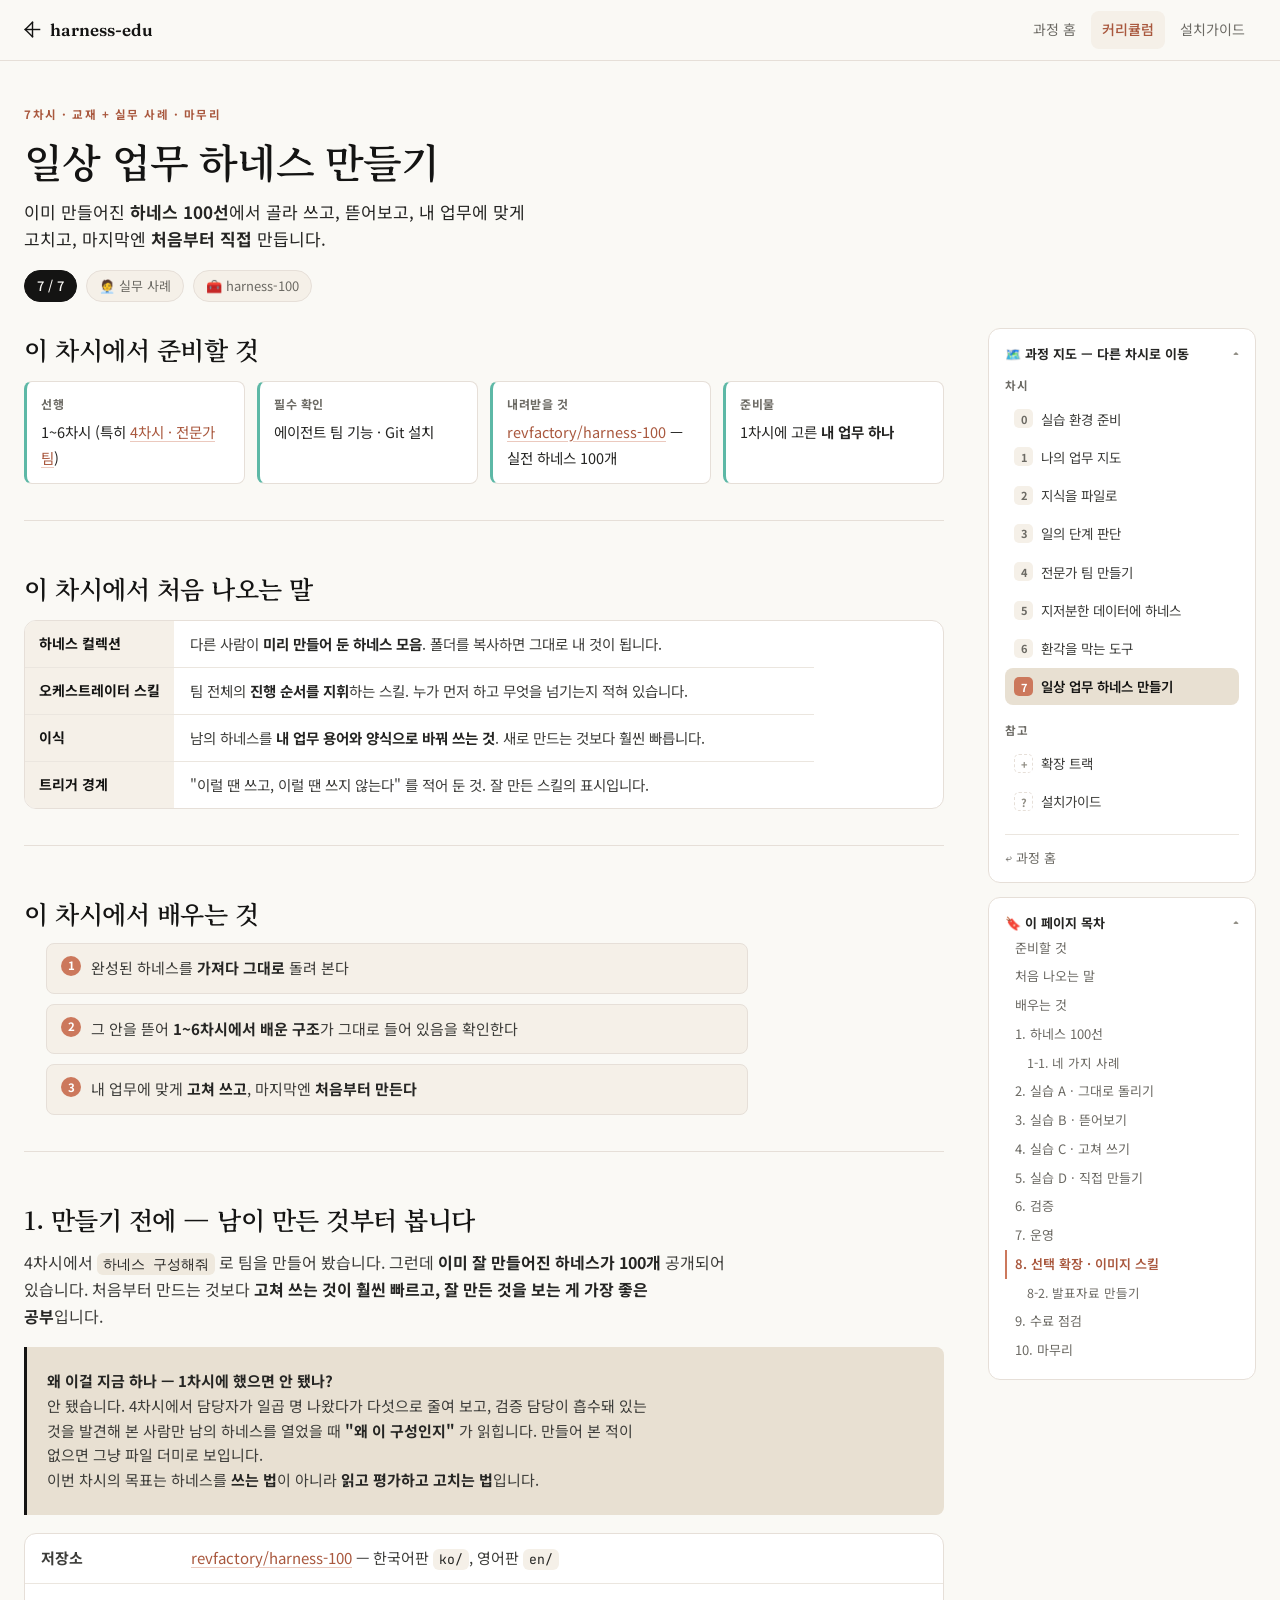
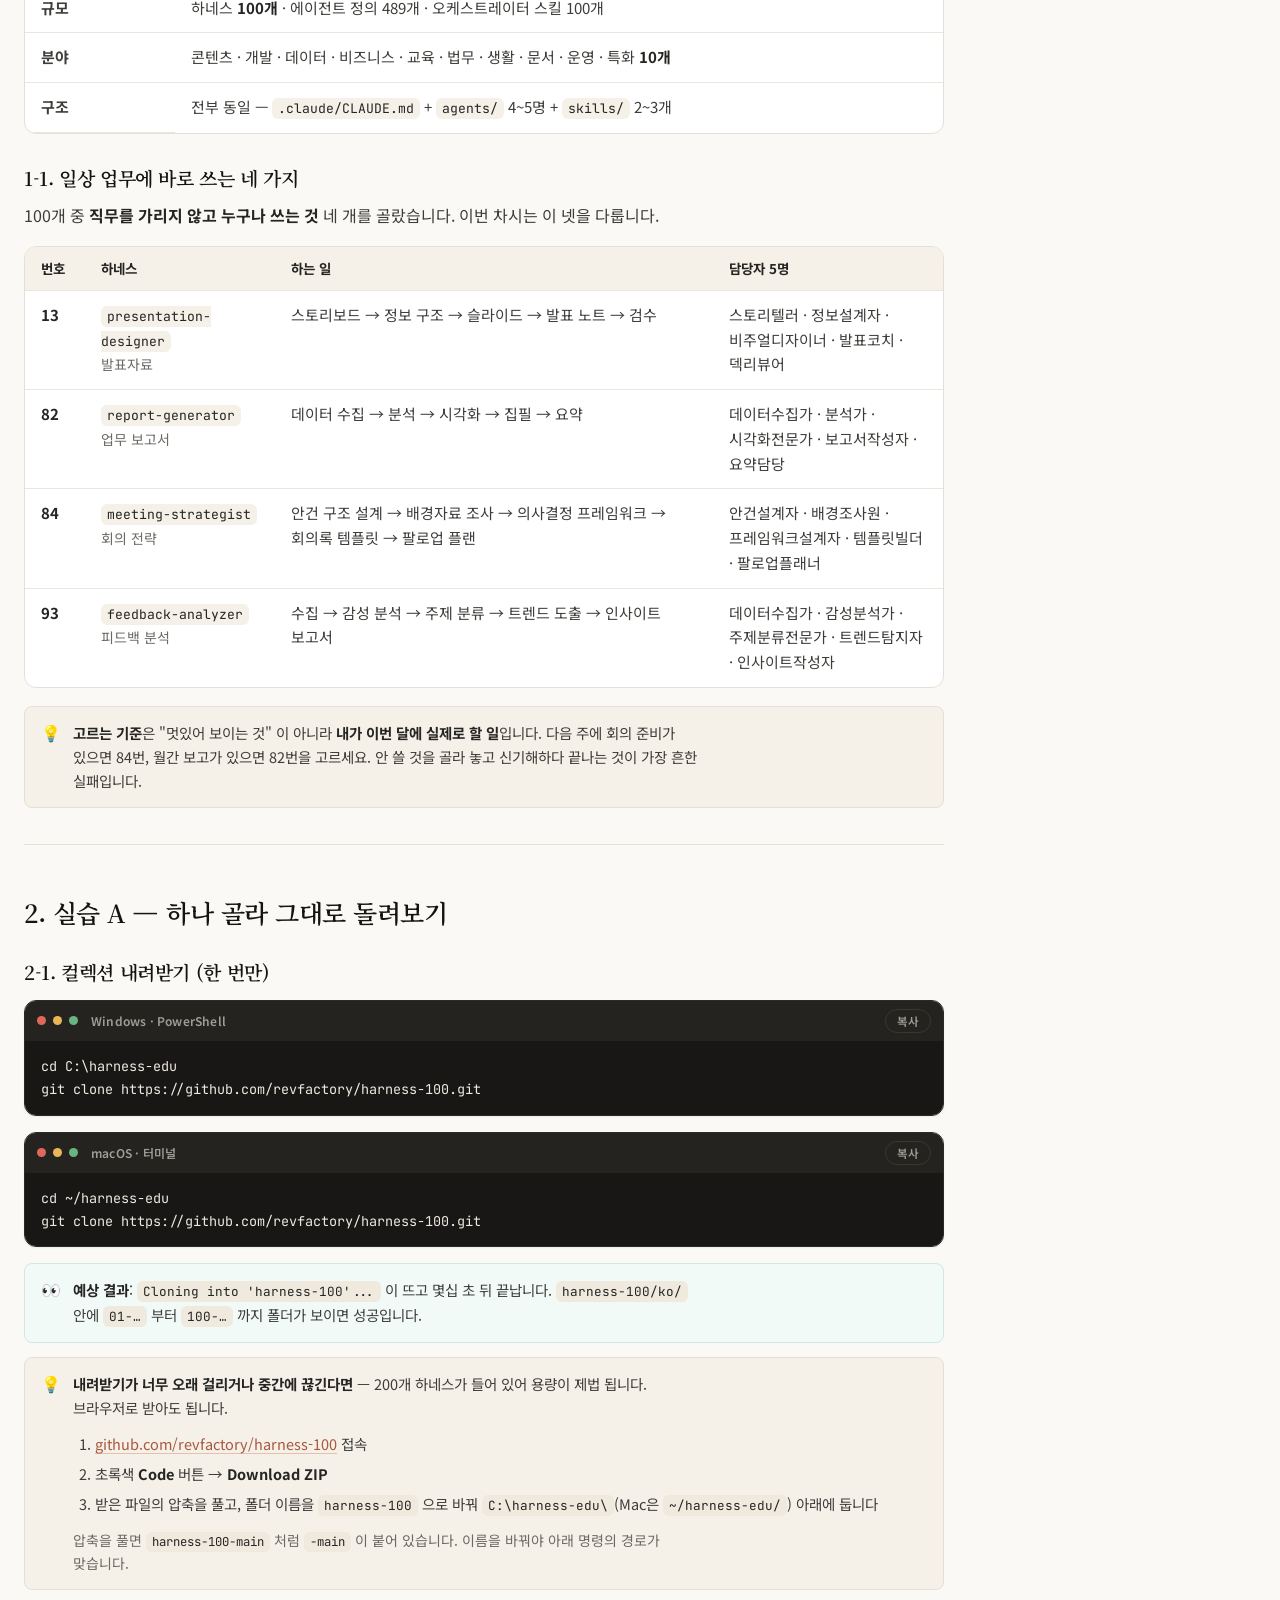
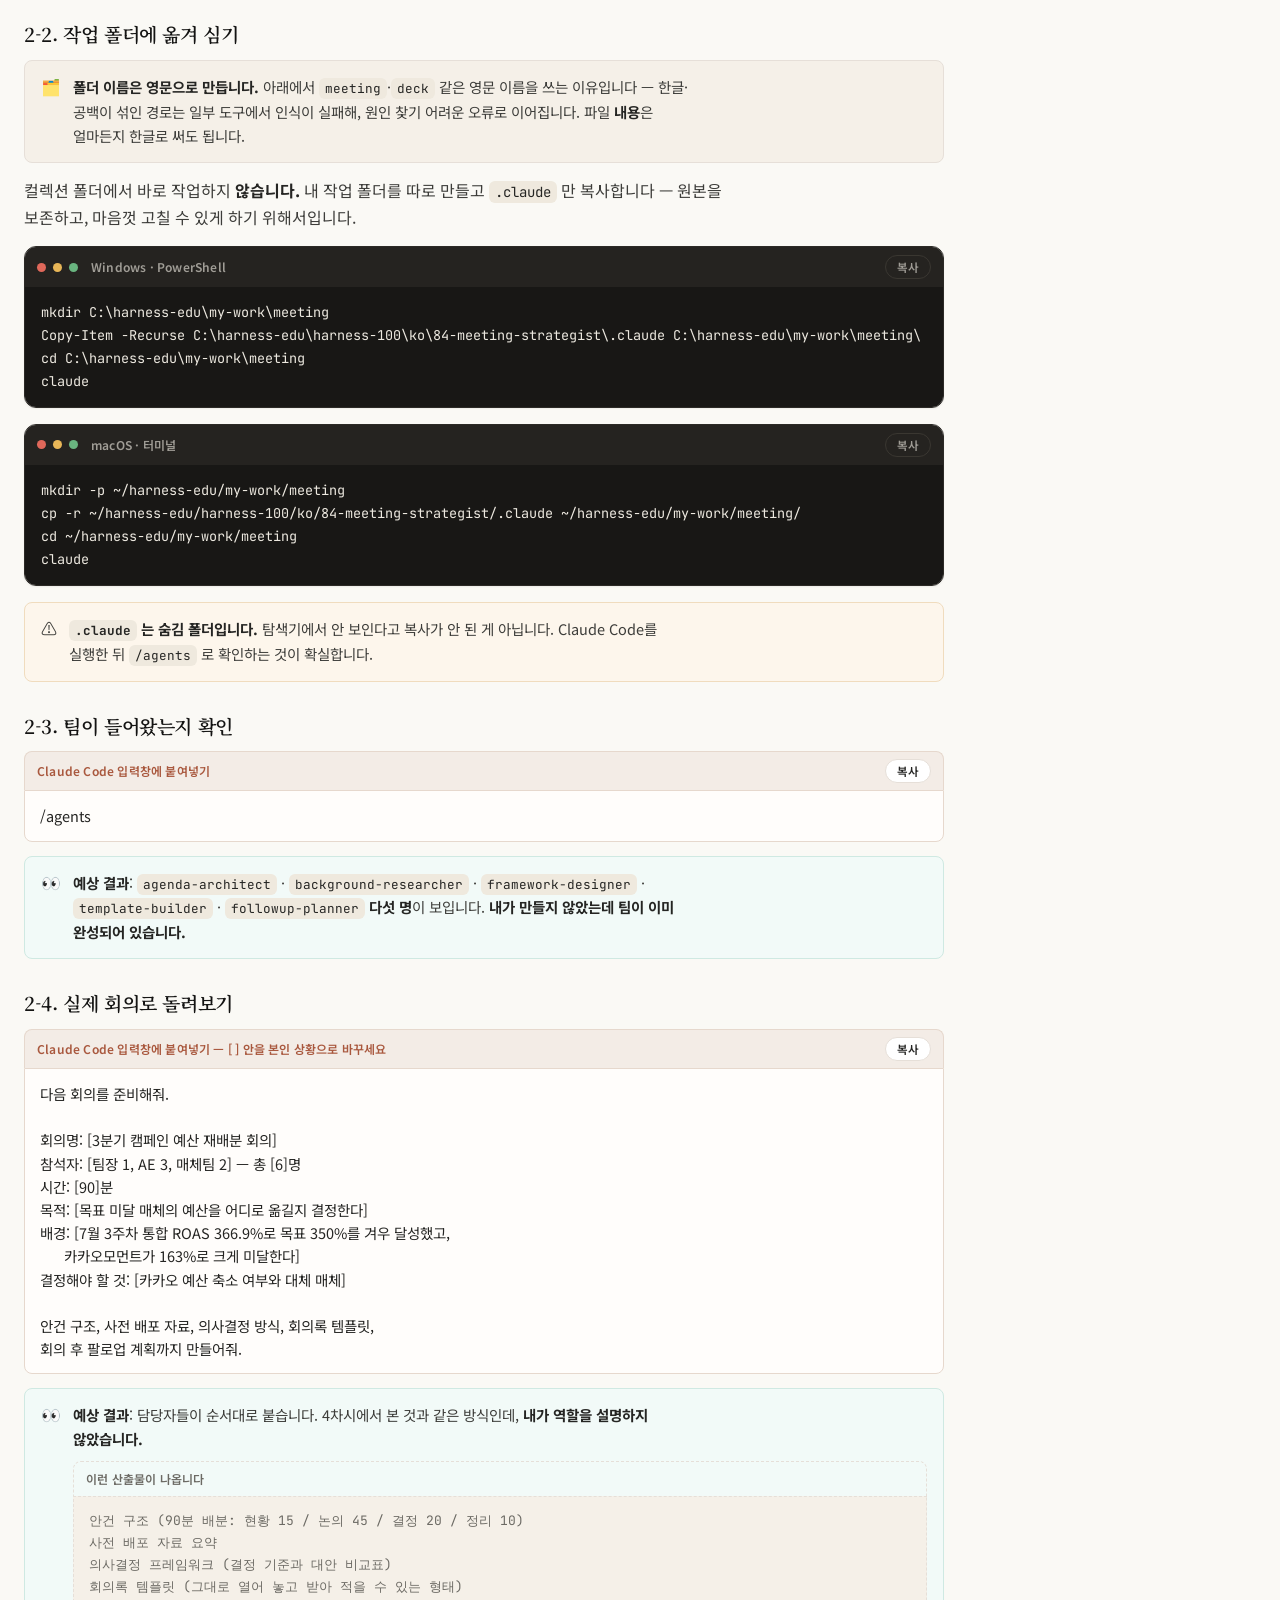
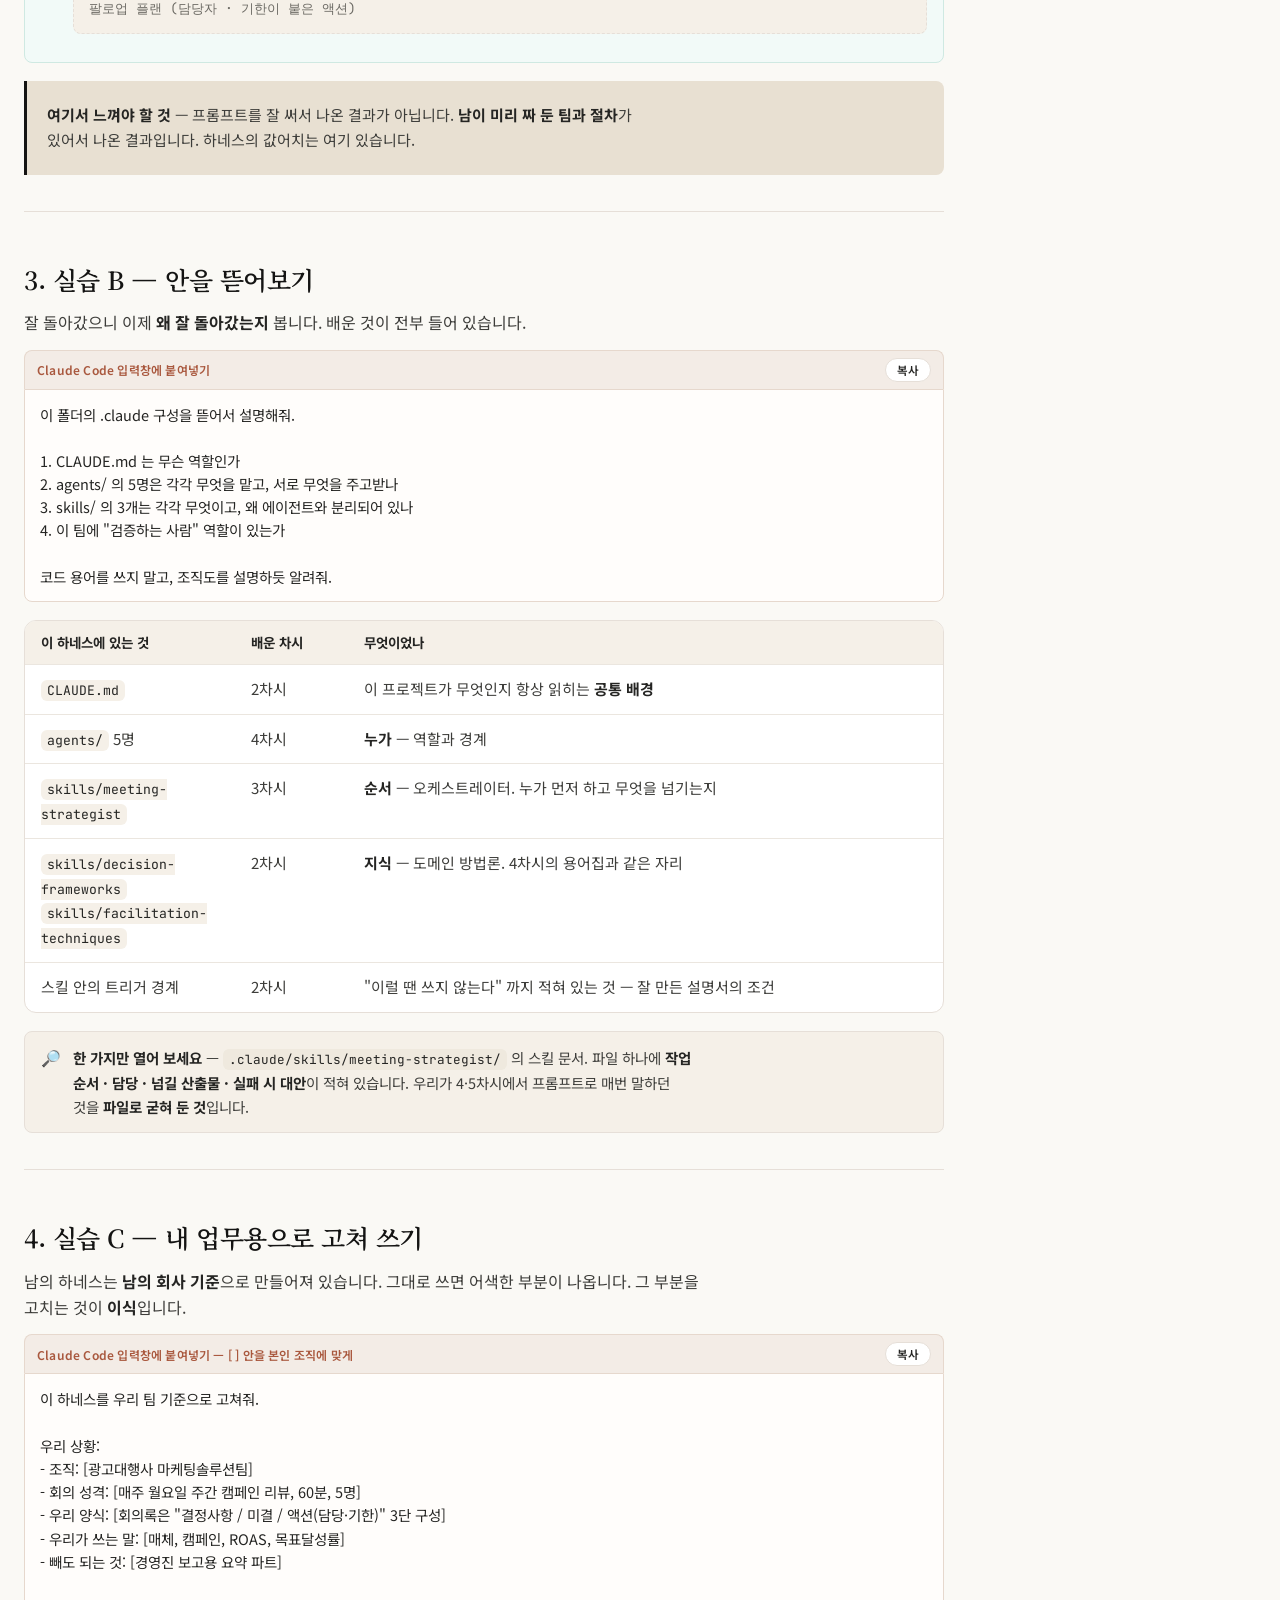
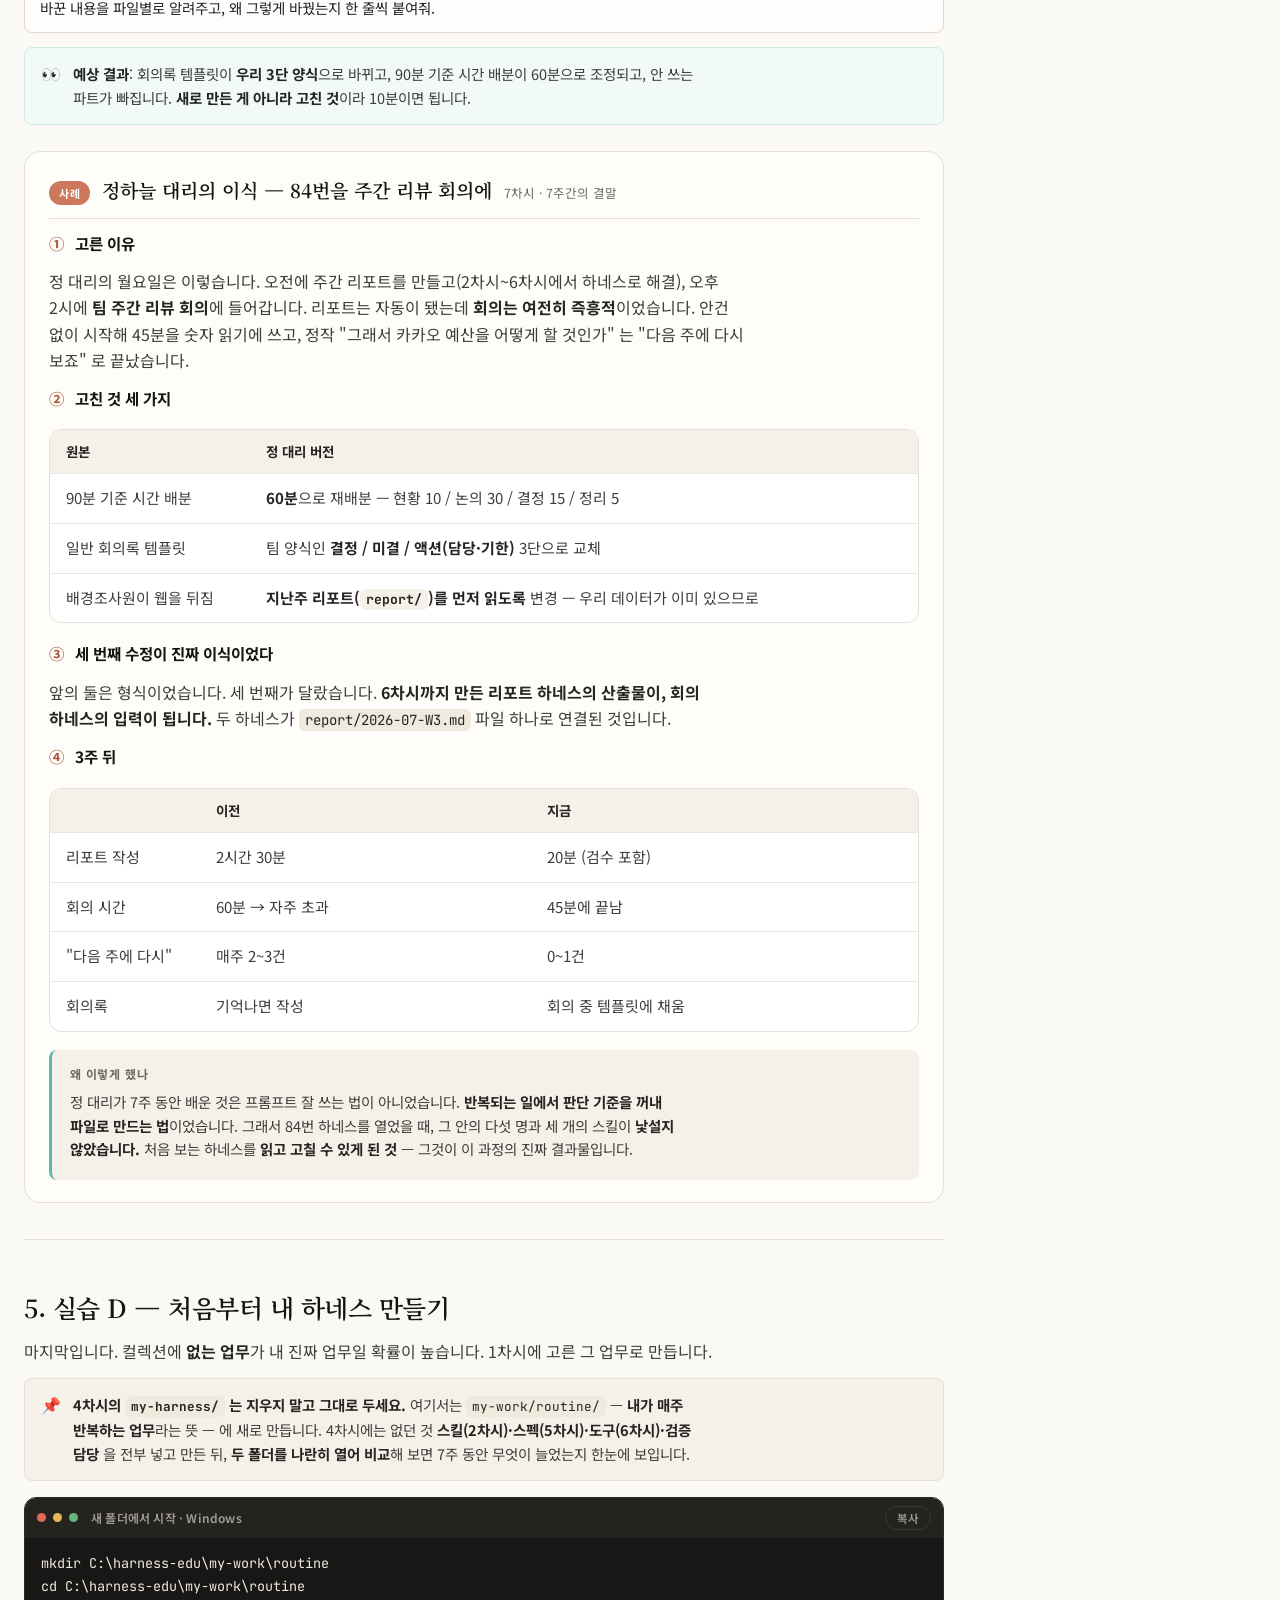
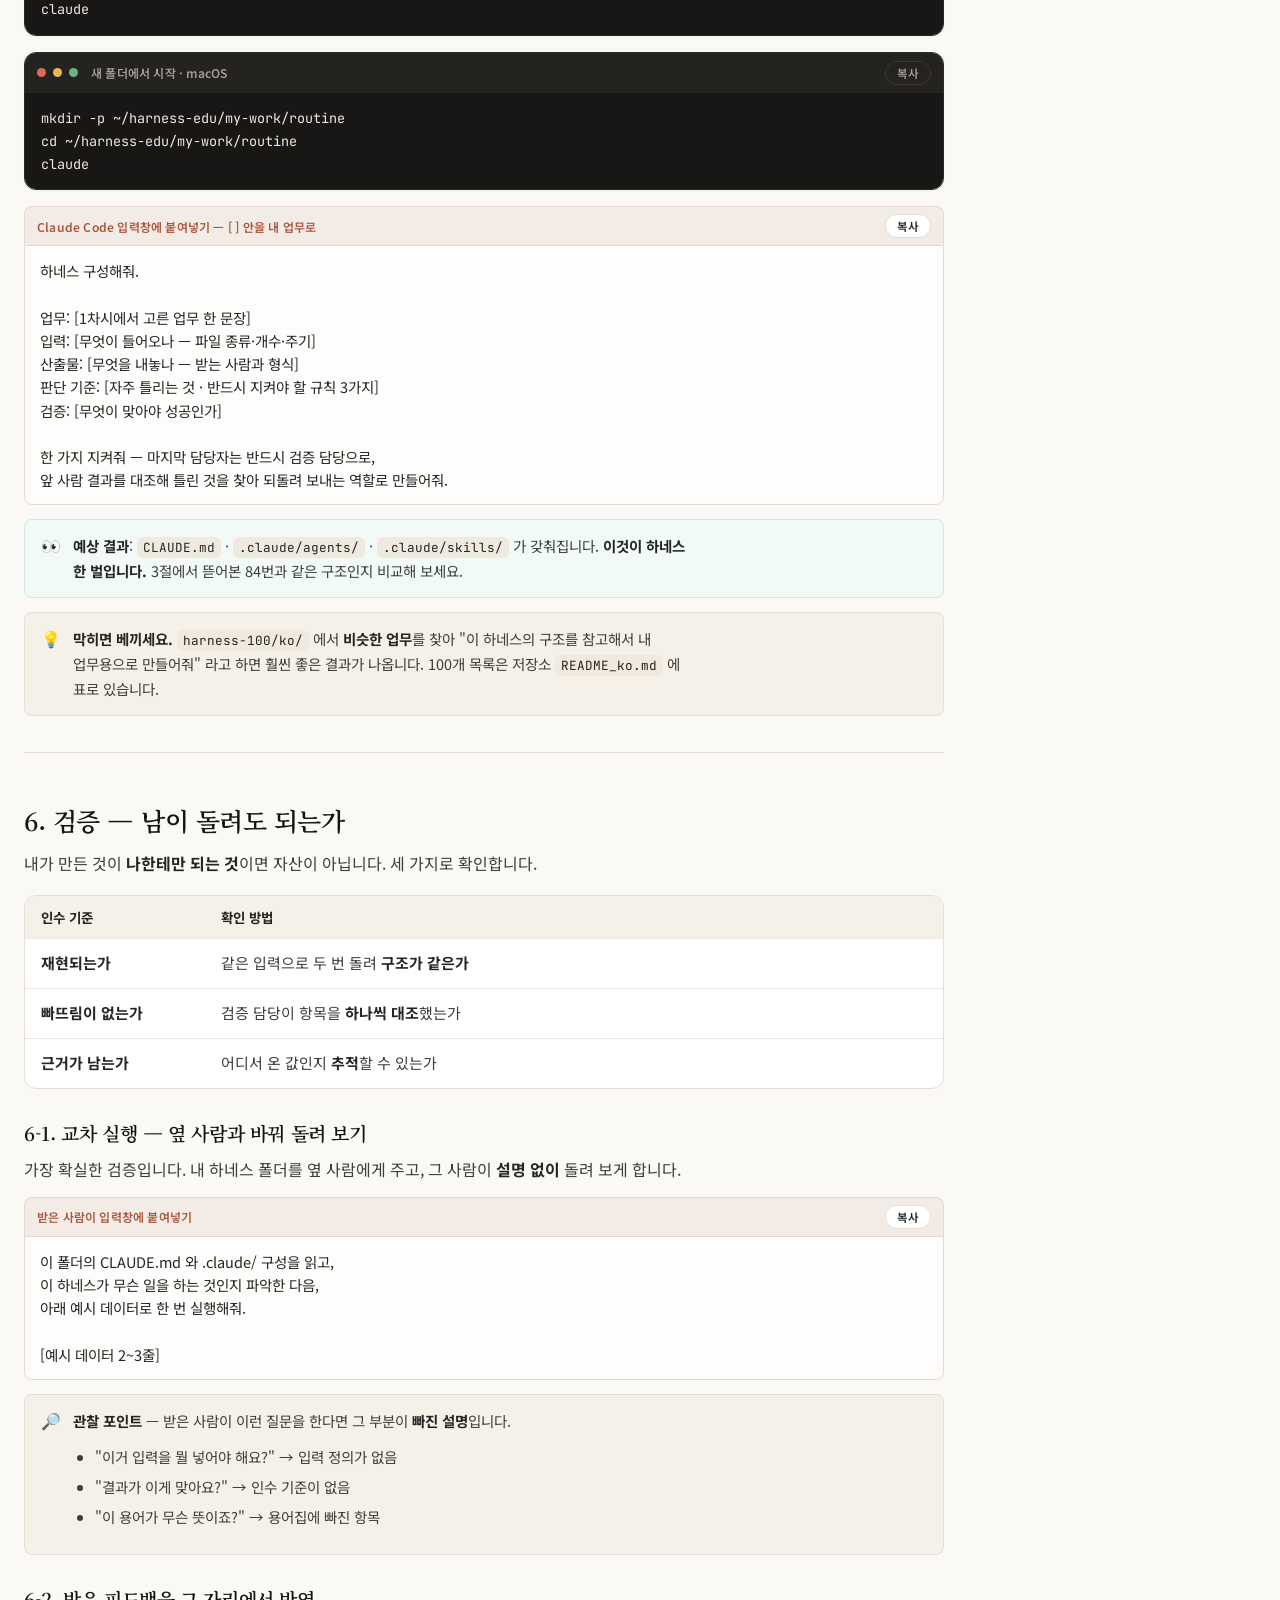
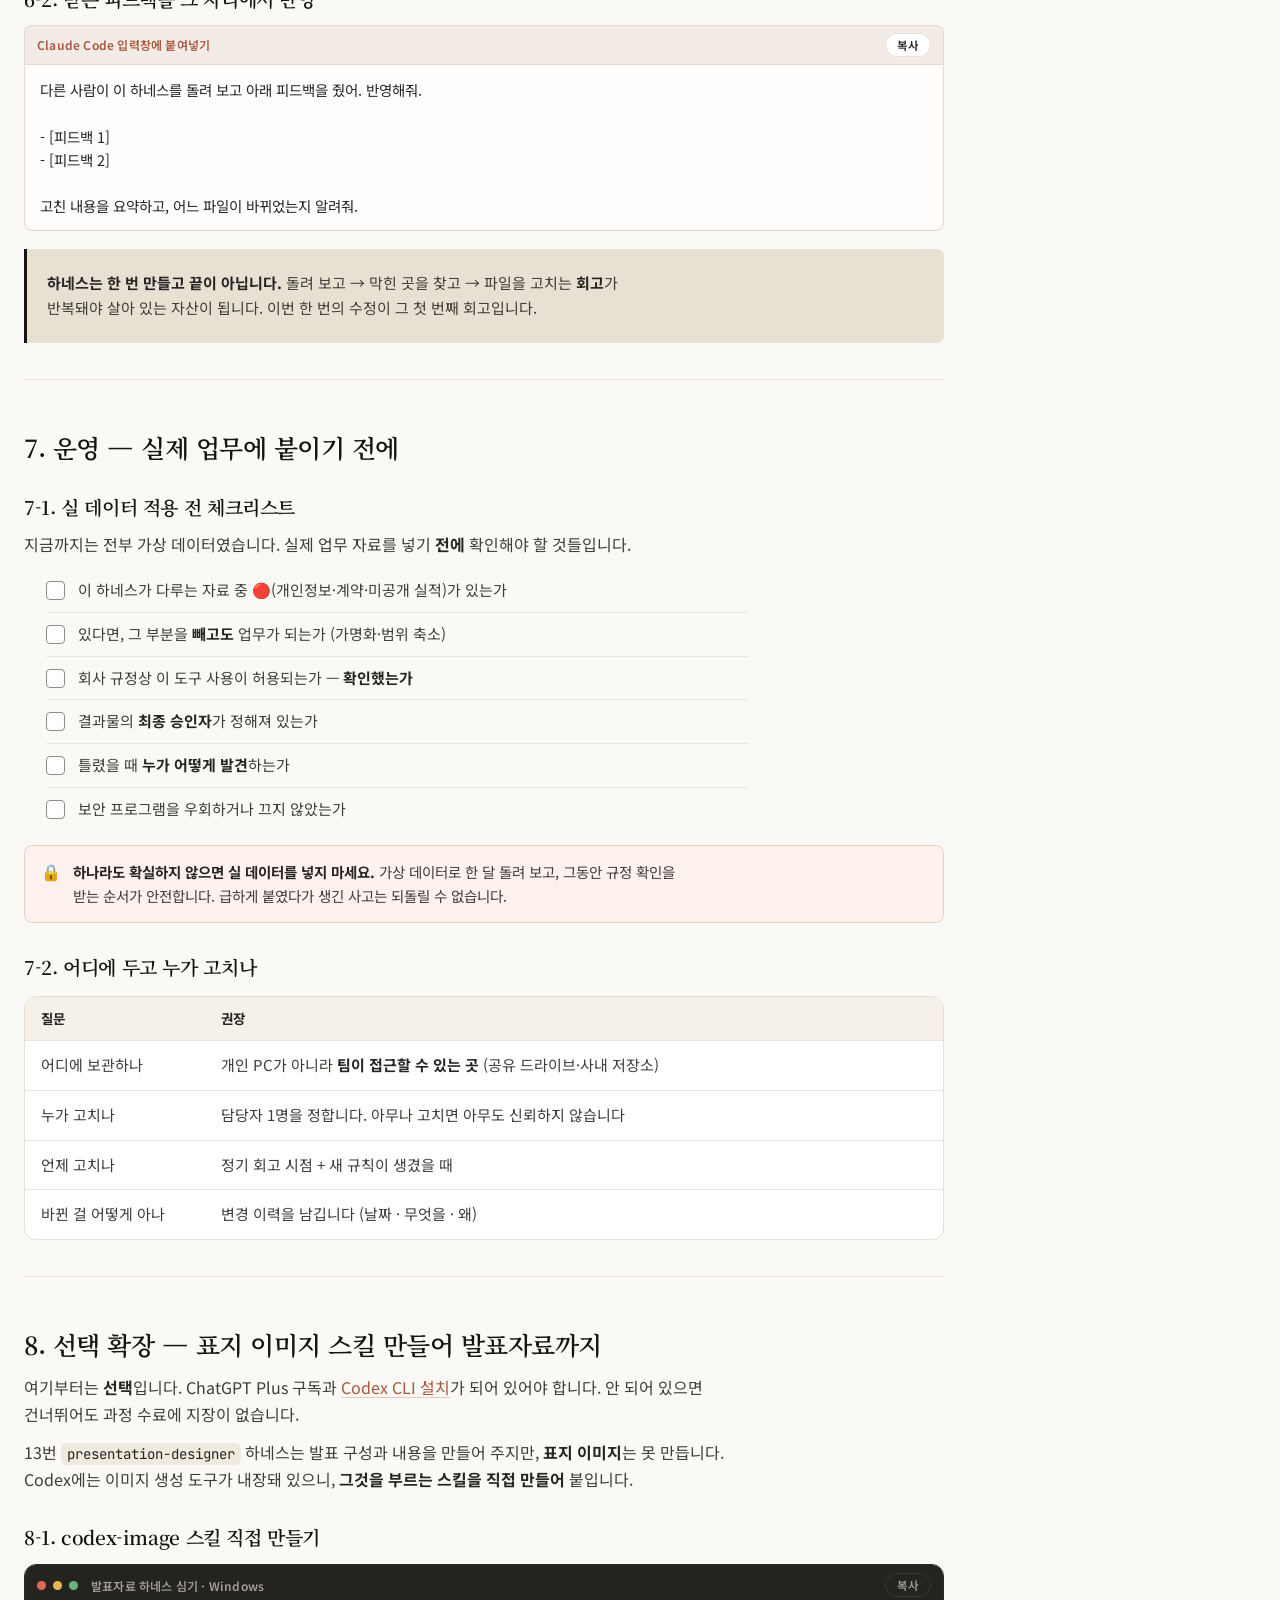
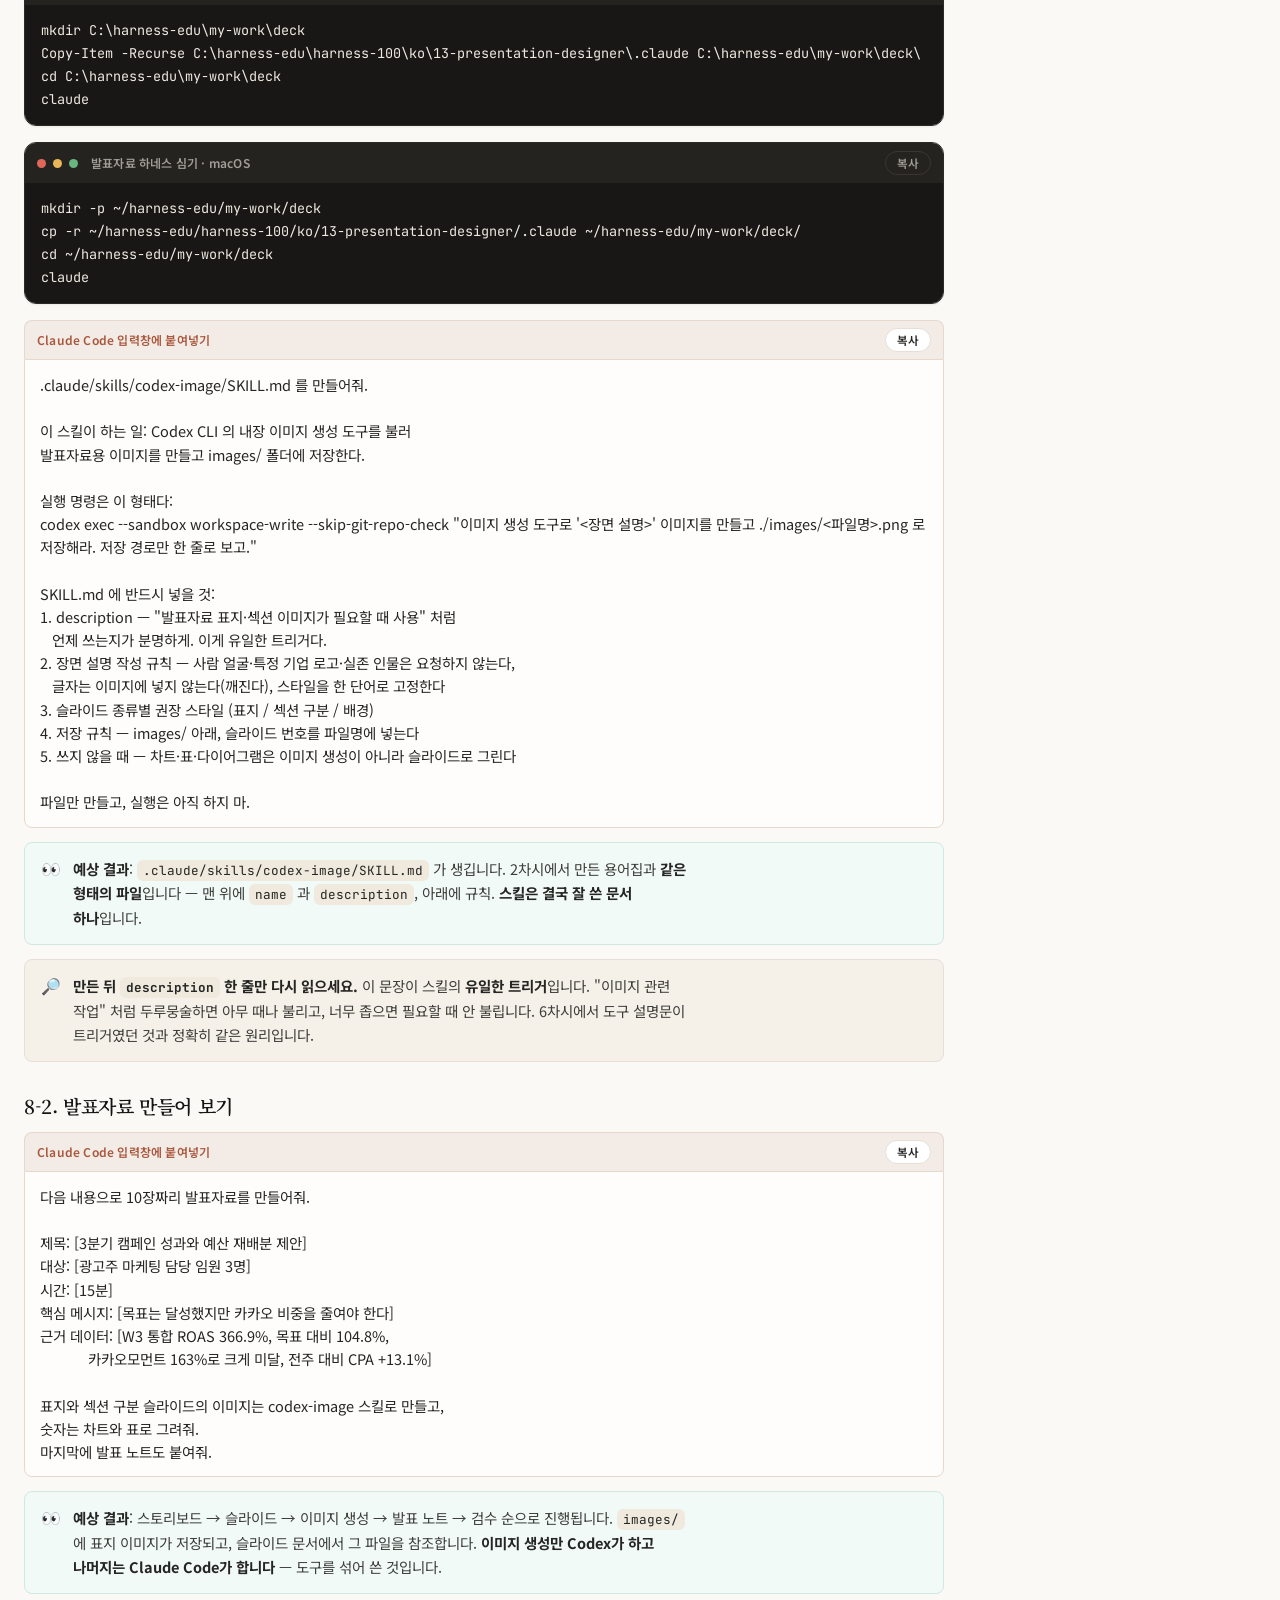
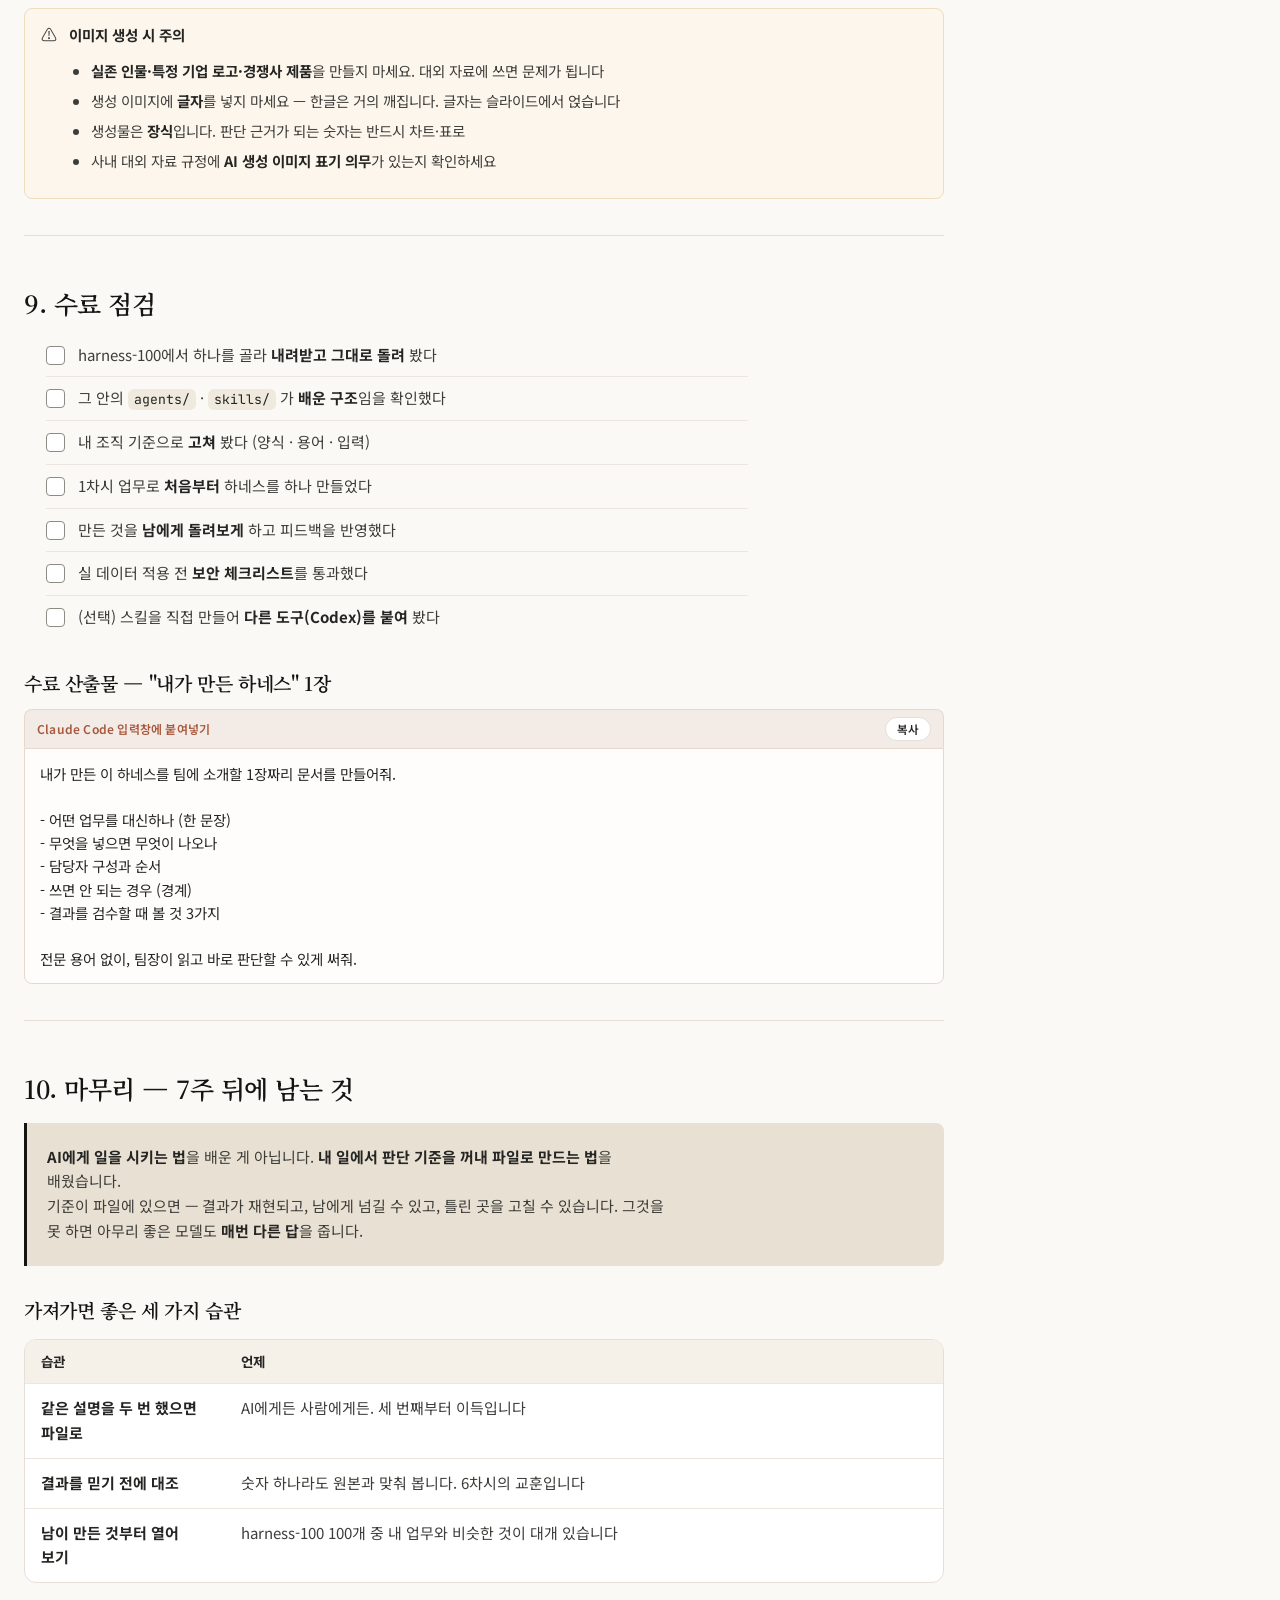
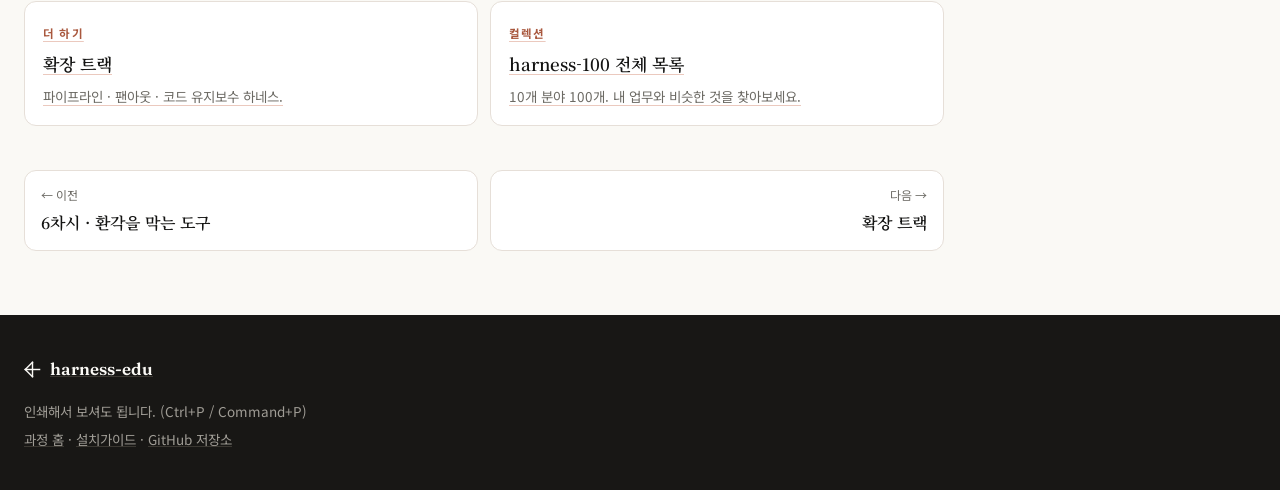
<file: docs/chapters/ch7.html>
<!doctype html>
<html lang="ko">
<head>
<meta charset="utf-8">
<meta name="viewport" content="width=device-width, initial-scale=1">
<title>7차시. 일상 업무 하네스 만들기 · harness-edu</title>
<meta name="description" content="공개된 하네스 100선에서 골라 쓰고, 뜯어보고, 내 업무에 맞게 고치고, 처음부터 직접 만듭니다. 선택 확장으로 이미지 스킬과 발표자료까지.">
<link rel="icon" href="data:image/svg+xml,%3Csvg xmlns='http://www.w3.org/2000/svg' viewBox='0 0 24 24'%3E%3Crect width='24' height='24' fill='%23faf9f5'/%3E%3Cg fill='%23141413'%3E%3Crect x='11' y='1' width='2' height='22'/%3E%3Crect x='1' y='11' width='22' height='2'/%3E%3Crect x='3.8' y='3.8' width='2' height='16.4' transform='rotate(45 12 12)'/%3E%3Crect x='3.8' y='3.8' width='2' height='16.4' transform='rotate(-45 12 12)'/%3E%3C/g%3E%3C/svg%3E">
<link rel="preconnect" href="https://fonts.googleapis.com">
<link rel="preconnect" href="https://fonts.gstatic.com" crossorigin>
<link href="https://fonts.googleapis.com/css2?family=Fraunces:opsz,wght@9..144,400;9..144,600&family=Noto+Sans+KR:wght@400;500;700&family=Noto+Serif+KR:wght@500;600&family=JetBrains+Mono:wght@400;500&display=swap" rel="stylesheet">
<link rel="stylesheet" href="../assets/site.css">
</head>
<body data-page="ch7">
<a class="skip-link" href="#main">본문으로 건너뛰기</a>

<header class="topnav"><div class="wrap">
  <a class="brand" href="../index.html">
    <span class="spike" aria-hidden="true"><svg viewBox="0 0 24 24"><g fill="#141413"><rect x="11" y="1" width="2" height="22"/><rect x="1" y="11" width="22" height="2"/><rect x="3.8" y="3.8" width="2" height="16.4" transform="rotate(45 12 12)"/><rect x="3.8" y="3.8" width="2" height="16.4" transform="rotate(-45 12 12)"/></g></svg></span>
    <span class="brand-full">harness-edu</span>
  </a>
  <nav aria-label="주요 메뉴">
    <a href="../index.html">과정 홈</a>
    <a href="../index.html#curriculum" aria-current="page">커리큘럼</a>
    <a href="../install/index.html">설치가이드</a>
  </nav>
</div></header>

<div class="wrap page-head">
  <div class="eyebrow">7차시 · 교재 + 실무 사례 · 마무리</div>
  <h1>일상 업무 하네스 만들기</h1>
  <p class="sub">이미 만들어진 <strong>하네스 100선</strong>에서 골라 쓰고, 뜯어보고, 내 업무에 맞게 고치고, 마지막엔 <strong>처음부터 직접</strong> 만듭니다.</p>
  <div class="meta">
    <span class="badge">7 / 7</span>
    <span>🧑‍💼 실무 사례</span>
    <span>🧰 harness-100</span>
  </div>
</div>

<div class="wrap layout">
  <main id="main" class="main-col">
    <article class="prose">

<h2 id="준비할-것">이 차시에서 준비할 것</h2>

<div class="prep">
  <div class="prep-item"><b>선행</b><span>1~6차시 (특히 <a href="ch4.html">4차시 · 전문가 팀</a>)</span></div>
  <div class="prep-item"><b>필수 확인</b><span>에이전트 팀 기능 · Git 설치</span></div>
  <div class="prep-item"><b>내려받을 것</b><span><a href="https://github.com/revfactory/harness-100" target="_blank" rel="noopener">revfactory/harness-100</a> — 실전 하네스 100개</span></div>
  <div class="prep-item"><b>준비물</b><span>1차시에 고른 <strong>내 업무 하나</strong></span></div>
</div>

<hr>

<h2 id="처음-나오는-말">이 차시에서 처음 나오는 말</h2>

<div class="terms"><dl>
  <dt>하네스 컬렉션</dt><dd>다른 사람이 <strong>미리 만들어 둔 하네스 모음</strong>. 폴더를 복사하면 그대로 내 것이 됩니다.</dd>
  <dt>오케스트레이터 스킬</dt><dd>팀 전체의 <strong>진행 순서를 지휘</strong>하는 스킬. 누가 먼저 하고 무엇을 넘기는지 적혀 있습니다.</dd>
  <dt>이식</dt><dd>남의 하네스를 <strong>내 업무 용어와 양식으로 바꿔 쓰는 것</strong>. 새로 만드는 것보다 훨씬 빠릅니다.</dd>
  <dt>트리거 경계</dt><dd>&quot;이럴 땐 쓰고, 이럴 땐 쓰지 않는다&quot; 를 적어 둔 것. 잘 만든 스킬의 표시입니다.</dd>
</dl></div>

<hr>

<h2 id="배우는-것">이 차시에서 배우는 것</h2>

<ul class="goals">
  <li>완성된 하네스를 <strong>가져다 그대로</strong> 돌려 본다</li>
  <li>그 안을 뜯어 <strong>1~6차시에서 배운 구조</strong>가 그대로 들어 있음을 확인한다</li>
  <li>내 업무에 맞게 <strong>고쳐 쓰고</strong>, 마지막엔 <strong>처음부터 만든다</strong></li>
</ul>

<hr>

<h2 id="컬렉션">1. 만들기 전에 — 남이 만든 것부터 봅니다</h2>

<p>4차시에서 <code>하네스 구성해줘</code> 로 팀을 만들어 봤습니다. 그런데 <strong>이미 잘 만들어진 하네스가 100개</strong> 공개되어 있습니다. 처음부터 만드는 것보다 <strong>고쳐 쓰는 것이 훨씬 빠르고, 잘 만든 것을 보는 게 가장 좋은 공부</strong>입니다.</p>

<blockquote class="rule">
  <p><strong>왜 이걸 지금 하나 — 1차시에 했으면 안 됐나?</strong><br>
  안 됐습니다. 4차시에서 담당자가 일곱 명 나왔다가 다섯으로 줄여 보고, 검증 담당이 흡수돼 있는 것을 발견해 본 사람만 남의 하네스를 열었을 때 <strong>&quot;왜 이 구성인지&quot;</strong> 가 읽힙니다. 만들어 본 적이 없으면 그냥 파일 더미로 보입니다.<br>
  이번 차시의 목표는 하네스를 <strong>쓰는 법</strong>이 아니라 <strong>읽고 평가하고 고치는 법</strong>입니다.</p>
</blockquote>

<div class="table-wrap"><table>
<tbody>
<tr><th style="width:150px">저장소</th><td><a href="https://github.com/revfactory/harness-100" target="_blank" rel="noopener">revfactory/harness-100</a> — 한국어판 <code>ko/</code>, 영어판 <code>en/</code></td></tr>
<tr><th>규모</th><td>하네스 <strong>100개</strong> · 에이전트 정의 489개 · 오케스트레이터 스킬 100개</td></tr>
<tr><th>분야</th><td>콘텐츠 · 개발 · 데이터 · 비즈니스 · 교육 · 법무 · 생활 · 문서 · 운영 · 특화 <strong>10개</strong></td></tr>
<tr><th>구조</th><td>전부 동일 — <code>.claude/CLAUDE.md</code> + <code>agents/</code> 4~5명 + <code>skills/</code> 2~3개</td></tr>
</tbody></table></div>

<h3 id="1-1-네-가지">1-1. 일상 업무에 바로 쓰는 네 가지</h3>

<p>100개 중 <strong>직무를 가리지 않고 누구나 쓰는 것</strong> 네 개를 골랐습니다. 이번 차시는 이 넷을 다룹니다.</p>

<div class="table-wrap"><table>
<thead><tr><th style="width:60px">번호</th><th style="width:190px">하네스</th><th>하는 일</th><th style="width:230px">담당자 5명</th></tr></thead>
<tbody>
<tr><td><strong>13</strong></td><td><code>presentation-designer</code><br><span class="muted">발표자료</span></td><td>스토리보드 → 정보 구조 → 슬라이드 → 발표 노트 → 검수</td><td>스토리텔러 · 정보설계자 · 비주얼디자이너 · 발표코치 · 덱리뷰어</td></tr>
<tr><td><strong>82</strong></td><td><code>report-generator</code><br><span class="muted">업무 보고서</span></td><td>데이터 수집 → 분석 → 시각화 → 집필 → 요약</td><td>데이터수집가 · 분석가 · 시각화전문가 · 보고서작성자 · 요약담당</td></tr>
<tr><td><strong>84</strong></td><td><code>meeting-strategist</code><br><span class="muted">회의 전략</span></td><td>안건 구조 설계 → 배경자료 조사 → 의사결정 프레임워크 → 회의록 템플릿 → 팔로업 플랜</td><td>안건설계자 · 배경조사원 · 프레임워크설계자 · 템플릿빌더 · 팔로업플래너</td></tr>
<tr><td><strong>93</strong></td><td><code>feedback-analyzer</code><br><span class="muted">피드백 분석</span></td><td>수집 → 감성 분석 → 주제 분류 → 트렌드 도출 → 인사이트 보고서</td><td>데이터수집가 · 감성분석가 · 주제분류전문가 · 트렌드탐지자 · 인사이트작성자</td></tr>
</tbody></table></div>

<section class="callout callout-tip"><span class="callout-icon" aria-hidden="true">💡</span><div class="callout-body"><p><strong>고르는 기준</strong>은 &quot;멋있어 보이는 것&quot; 이 아니라 <strong>내가 이번 달에 실제로 할 일</strong>입니다. 다음 주에 회의 준비가 있으면 84번, 월간 보고가 있으면 82번을 고르세요. 안 쓸 것을 골라 놓고 신기해하다 끝나는 것이 가장 흔한 실패입니다.</p></div></section>

<hr>

<h2 id="실습-a">2. 실습 A — 하나 골라 그대로 돌려보기</h2>

<h3 id="2-1-내려받기">2-1. 컬렉션 내려받기 (한 번만)</h3>

<div class="code-card is-term"><div class="terminal"><div class="terminal-bar"><i></i><i></i><i></i><span>Windows · PowerShell</span><button type="button" class="copy-btn" data-copy>복사</button></div><div class="terminal-body"><pre>cd C:\harness-edu
git clone https://github.com/revfactory/harness-100.git</pre></div></div></div>

<div class="code-card is-term"><div class="terminal"><div class="terminal-bar"><i></i><i></i><i></i><span>macOS · 터미널</span><button type="button" class="copy-btn" data-copy>복사</button></div><div class="terminal-body"><pre>cd ~/harness-edu
git clone https://github.com/revfactory/harness-100.git</pre></div></div></div>

<section class="callout callout-expect"><span class="callout-icon" aria-hidden="true">👀</span><div class="callout-body"><p><strong>예상 결과</strong>: <code>Cloning into 'harness-100'...</code> 이 뜨고 몇십 초 뒤 끝납니다. <code>harness-100/ko/</code> 안에 <code>01-…</code> 부터 <code>100-…</code> 까지 폴더가 보이면 성공입니다.</p></div></section>

<section class="callout callout-tip"><span class="callout-icon" aria-hidden="true">💡</span><div class="callout-body">
<p><strong>내려받기가 너무 오래 걸리거나 중간에 끊긴다면</strong> — 200개 하네스가 들어 있어 용량이 제법 됩니다. 브라우저로 받아도 됩니다.</p>
<ol>
<li><a href="https://github.com/revfactory/harness-100" target="_blank" rel="noopener">github.com/revfactory/harness-100</a> 접속</li>
<li>초록색 <strong>Code</strong> 버튼 → <strong>Download ZIP</strong></li>
<li>받은 파일의 압축을 풀고, 폴더 이름을 <code>harness-100</code> 으로 바꿔 <code>C:\harness-edu\</code>(Mac은 <code>~/harness-edu/</code>) 아래에 둡니다</li>
</ol>
<p class="muted">압축을 풀면 <code>harness-100-main</code> 처럼 <code>-main</code> 이 붙어 있습니다. 이름을 바꿔야 아래 명령의 경로가 맞습니다.</p>
</div></section>

<h3 id="2-2-작업-폴더">2-2. 작업 폴더에 옮겨 심기</h3>

<section class="callout callout-tip"><span class="callout-icon" aria-hidden="true">🗂️</span><div class="callout-body"><p><strong>폴더 이름은 영문으로 만듭니다.</strong> 아래에서 <code>meeting</code>·<code>deck</code> 같은 영문 이름을 쓰는 이유입니다 — 한글·공백이 섞인 경로는 일부 도구에서 인식이 실패해, 원인 찾기 어려운 오류로 이어집니다. 파일 <strong>내용</strong>은 얼마든지 한글로 써도 됩니다.</p></div></section>

<p>컬렉션 폴더에서 바로 작업하지 <strong>않습니다.</strong> 내 작업 폴더를 따로 만들고 <code>.claude</code> 만 복사합니다 — 원본을 보존하고, 마음껏 고칠 수 있게 하기 위해서입니다.</p>

<div class="code-card is-term"><div class="terminal"><div class="terminal-bar"><i></i><i></i><i></i><span>Windows · PowerShell</span><button type="button" class="copy-btn" data-copy>복사</button></div><div class="terminal-body"><pre>mkdir C:\harness-edu\my-work\meeting
Copy-Item -Recurse C:\harness-edu\harness-100\ko\84-meeting-strategist\.claude C:\harness-edu\my-work\meeting\
cd C:\harness-edu\my-work\meeting
claude</pre></div></div></div>

<div class="code-card is-term"><div class="terminal"><div class="terminal-bar"><i></i><i></i><i></i><span>macOS · 터미널</span><button type="button" class="copy-btn" data-copy>복사</button></div><div class="terminal-body"><pre>mkdir -p ~/harness-edu/my-work/meeting
cp -r ~/harness-edu/harness-100/ko/84-meeting-strategist/.claude ~/harness-edu/my-work/meeting/
cd ~/harness-edu/my-work/meeting
claude</pre></div></div></div>

<section class="callout callout-warn"><span class="callout-icon" aria-hidden="true">⚠️</span><div class="callout-body"><p><strong><code>.claude</code> 는 숨김 폴더입니다.</strong> 탐색기에서 안 보인다고 복사가 안 된 게 아닙니다. Claude Code를 실행한 뒤 <code>/agents</code> 로 확인하는 것이 확실합니다.</p></div></section>

<h3 id="2-3-확인">2-3. 팀이 들어왔는지 확인</h3>

<div class="code-card is-prompt"><div class="code-bar"><span class="code-label">Claude Code 입력창에 붙여넣기</span><button type="button" class="copy-btn" data-copy>복사</button></div><pre>/agents</pre></div>

<section class="callout callout-expect"><span class="callout-icon" aria-hidden="true">👀</span><div class="callout-body"><p><strong>예상 결과</strong>: <code>agenda-architect</code> · <code>background-researcher</code> · <code>framework-designer</code> · <code>template-builder</code> · <code>followup-planner</code> <strong>다섯 명</strong>이 보입니다. <strong>내가 만들지 않았는데 팀이 이미 완성되어 있습니다.</strong></p></div></section>

<h3 id="2-4-실행">2-4. 실제 회의로 돌려보기</h3>

<div class="code-card is-prompt"><div class="code-bar"><span class="code-label">Claude Code 입력창에 붙여넣기 — [ ] 안을 본인 상황으로 바꾸세요</span><button type="button" class="copy-btn" data-copy>복사</button></div><pre>다음 회의를 준비해줘.

회의명: [3분기 캠페인 예산 재배분 회의]
참석자: [팀장 1, AE 3, 매체팀 2] — 총 [6]명
시간: [90]분
목적: [목표 미달 매체의 예산을 어디로 옮길지 결정한다]
배경: [7월 3주차 통합 ROAS 366.9%로 목표 350%를 겨우 달성했고,
      카카오모먼트가 163%로 크게 미달한다]
결정해야 할 것: [카카오 예산 축소 여부와 대체 매체]

안건 구조, 사전 배포 자료, 의사결정 방식, 회의록 템플릿,
회의 후 팔로업 계획까지 만들어줘.</pre></div>

<section class="callout callout-expect"><span class="callout-icon" aria-hidden="true">👀</span><div class="callout-body">
<p><strong>예상 결과</strong>: 담당자들이 순서대로 붙습니다. 4차시에서 본 것과 같은 방식인데, <strong>내가 역할을 설명하지 않았습니다.</strong></p>
<div class="code-card is-out"><div class="code-bar"><span class="code-label">이런 산출물이 나옵니다</span></div><pre>안건 구조 (90분 배분: 현황 15 / 논의 45 / 결정 20 / 정리 10)
사전 배포 자료 요약
의사결정 프레임워크 (결정 기준과 대안 비교표)
회의록 템플릿 (그대로 열어 놓고 받아 적을 수 있는 형태)
팔로업 플랜 (담당자 · 기한이 붙은 액션)</pre></div>
</div></section>

<blockquote class="rule">
  <p><strong>여기서 느껴야 할 것</strong> — 프롬프트를 잘 써서 나온 결과가 아닙니다. <strong>남이 미리 짜 둔 팀과 절차</strong>가 있어서 나온 결과입니다. 하네스의 값어치는 여기 있습니다.</p>
</blockquote>

<hr>

<h2 id="실습-b">3. 실습 B — 안을 뜯어보기</h2>

<p>잘 돌아갔으니 이제 <strong>왜 잘 돌아갔는지</strong> 봅니다. 배운 것이 전부 들어 있습니다.</p>

<div class="code-card is-prompt"><div class="code-bar"><span class="code-label">Claude Code 입력창에 붙여넣기</span><button type="button" class="copy-btn" data-copy>복사</button></div><pre>이 폴더의 .claude 구성을 뜯어서 설명해줘.

1. CLAUDE.md 는 무슨 역할인가
2. agents/ 의 5명은 각각 무엇을 맡고, 서로 무엇을 주고받나
3. skills/ 의 3개는 각각 무엇이고, 왜 에이전트와 분리되어 있나
4. 이 팀에 "검증하는 사람" 역할이 있는가

코드 용어를 쓰지 말고, 조직도를 설명하듯 알려줘.</pre></div>

<div class="table-wrap"><table>
<thead><tr><th style="width:210px">이 하네스에 있는 것</th><th>배운 차시</th><th>무엇이었나</th></tr></thead>
<tbody>
<tr><td><code>CLAUDE.md</code></td><td>2차시</td><td>이 프로젝트가 무엇인지 항상 읽히는 <strong>공통 배경</strong></td></tr>
<tr><td><code>agents/</code> 5명</td><td>4차시</td><td><strong>누가</strong> — 역할과 경계</td></tr>
<tr><td><code>skills/meeting-strategist</code></td><td>3차시</td><td><strong>순서</strong> — 오케스트레이터. 누가 먼저 하고 무엇을 넘기는지</td></tr>
<tr><td><code>skills/decision-frameworks</code><br><code>skills/facilitation-techniques</code></td><td>2차시</td><td><strong>지식</strong> — 도메인 방법론. 4차시의 용어집과 같은 자리</td></tr>
<tr><td>스킬 안의 트리거 경계</td><td>2차시</td><td>&quot;이럴 땐 쓰지 않는다&quot; 까지 적혀 있는 것 — 잘 만든 설명서의 조건</td></tr>
</tbody></table></div>

<section class="callout callout-tip"><span class="callout-icon" aria-hidden="true">🔎</span><div class="callout-body"><p><strong>한 가지만 열어 보세요</strong> — <code>.claude/skills/meeting-strategist/</code> 의 스킬 문서. 파일 하나에 <strong>작업 순서 · 담당 · 넘길 산출물 · 실패 시 대안</strong>이 적혀 있습니다. 우리가 4·5차시에서 프롬프트로 매번 말하던 것을 <strong>파일로 굳혀 둔 것</strong>입니다.</p></div></section>

<hr>

<h2 id="실습-c">4. 실습 C — 내 업무용으로 고쳐 쓰기</h2>

<p>남의 하네스는 <strong>남의 회사 기준</strong>으로 만들어져 있습니다. 그대로 쓰면 어색한 부분이 나옵니다. 그 부분을 고치는 것이 <strong>이식</strong>입니다.</p>

<div class="code-card is-prompt"><div class="code-bar"><span class="code-label">Claude Code 입력창에 붙여넣기 — [ ] 안을 본인 조직에 맞게</span><button type="button" class="copy-btn" data-copy>복사</button></div><pre>이 하네스를 우리 팀 기준으로 고쳐줘.

우리 상황:
- 조직: [광고대행사 마케팅솔루션팀]
- 회의 성격: [매주 월요일 주간 캠페인 리뷰, 60분, 5명]
- 우리 양식: [회의록은 "결정사항 / 미결 / 액션(담당·기한)" 3단 구성]
- 우리가 쓰는 말: [매체, 캠페인, ROAS, 목표달성률]
- 빼도 되는 것: [경영진 보고용 요약 파트]

바꾼 내용을 파일별로 알려주고, 왜 그렇게 바꿨는지 한 줄씩 붙여줘.</pre></div>

<section class="callout callout-expect"><span class="callout-icon" aria-hidden="true">👀</span><div class="callout-body"><p><strong>예상 결과</strong>: 회의록 템플릿이 <strong>우리 3단 양식</strong>으로 바뀌고, 90분 기준 시간 배분이 60분으로 조정되고, 안 쓰는 파트가 빠집니다. <strong>새로 만든 게 아니라 고친 것</strong>이라 10분이면 됩니다.</p></div></section>

<div class="case">
  <div class="case-head">
    <span class="tag-case">사례</span>
    <strong>정하늘 대리의 이식 — 84번을 주간 리뷰 회의에</strong>
    <span>7차시 · 7주간의 결말</span>
  </div>

  <p class="case-step"><em>①</em> 고른 이유</p>
  <p>정 대리의 월요일은 이렇습니다. 오전에 주간 리포트를 만들고(2차시~6차시에서 하네스로 해결), 오후 2시에 <strong>팀 주간 리뷰 회의</strong>에 들어갑니다. 리포트는 자동이 됐는데 <strong>회의는 여전히 즉흥적</strong>이었습니다. 안건 없이 시작해 45분을 숫자 읽기에 쓰고, 정작 &quot;그래서 카카오 예산을 어떻게 할 것인가&quot; 는 &quot;다음 주에 다시 보죠&quot; 로 끝났습니다.</p>

  <p class="case-step"><em>②</em> 고친 것 세 가지</p>
  <div class="table-wrap"><table>
  <thead><tr><th style="width:200px">원본</th><th>정 대리 버전</th></tr></thead>
  <tbody>
  <tr><td>90분 기준 시간 배분</td><td><strong>60분</strong>으로 재배분 — 현황 10 / 논의 30 / 결정 15 / 정리 5</td></tr>
  <tr><td>일반 회의록 템플릿</td><td>팀 양식인 <strong>결정 / 미결 / 액션(담당·기한)</strong> 3단으로 교체</td></tr>
  <tr><td>배경조사원이 웹을 뒤짐</td><td><strong>지난주 리포트(<code>report/</code>)를 먼저 읽도록</strong> 변경 — 우리 데이터가 이미 있으므로</td></tr>
  </tbody></table></div>

  <p class="case-step"><em>③</em> 세 번째 수정이 진짜 이식이었다</p>
  <p>앞의 둘은 형식이었습니다. 세 번째가 달랐습니다. <strong>6차시까지 만든 리포트 하네스의 산출물이, 회의 하네스의 입력이 됩니다.</strong> 두 하네스가 <code>report/2026-07-W3.md</code> 파일 하나로 연결된 것입니다.</p>

  <p class="case-step"><em>④</em> 3주 뒤</p>
  <div class="table-wrap"><table>
  <thead><tr><th style="width:150px"></th><th>이전</th><th>지금</th></tr></thead>
  <tbody>
  <tr><td>리포트 작성</td><td>2시간 30분</td><td>20분 (검수 포함)</td></tr>
  <tr><td>회의 시간</td><td>60분 → 자주 초과</td><td>45분에 끝남</td></tr>
  <tr><td>&quot;다음 주에 다시&quot;</td><td>매주 2~3건</td><td>0~1건</td></tr>
  <tr><td>회의록</td><td>기억나면 작성</td><td>회의 중 템플릿에 채움</td></tr>
  </tbody></table></div>

  <div class="why">
    <b>왜 이렇게 했나</b>
    <p>정 대리가 7주 동안 배운 것은 프롬프트 잘 쓰는 법이 아니었습니다. <strong>반복되는 일에서 판단 기준을 꺼내 파일로 만드는 법</strong>이었습니다. 그래서 84번 하네스를 열었을 때, 그 안의 다섯 명과 세 개의 스킬이 <strong>낯설지 않았습니다.</strong> 처음 보는 하네스를 <strong>읽고 고칠 수 있게 된 것</strong> — 그것이 이 과정의 진짜 결과물입니다.</p>
  </div>
</div>

<hr>

<h2 id="실습-d">5. 실습 D — 처음부터 내 하네스 만들기</h2>

<p>마지막입니다. 컬렉션에 <strong>없는 업무</strong>가 내 진짜 업무일 확률이 높습니다. 1차시에 고른 그 업무로 만듭니다.</p>

<section class="callout callout-tip"><span class="callout-icon" aria-hidden="true">📌</span><div class="callout-body"><p><strong>4차시의 <code>my-harness/</code> 는 지우지 말고 그대로 두세요.</strong> 여기서는 <code>my-work/routine/</code> — <strong>내가 매주 반복하는 업무</strong>라는 뜻 — 에 새로 만듭니다. 4차시에는 없던 것 <strong>스킬(2차시)·스펙(5차시)·도구(6차시)·검증 담당</strong> 을 전부 넣고 만든 뒤, <strong>두 폴더를 나란히 열어 비교</strong>해 보면 7주 동안 무엇이 늘었는지 한눈에 보입니다.</p></div></section>

<div class="code-card is-term"><div class="terminal"><div class="terminal-bar"><i></i><i></i><i></i><span>새 폴더에서 시작 · Windows</span><button type="button" class="copy-btn" data-copy>복사</button></div><div class="terminal-body"><pre>mkdir C:\harness-edu\my-work\routine
cd C:\harness-edu\my-work\routine
claude</pre></div></div></div>

<div class="code-card is-term"><div class="terminal"><div class="terminal-bar"><i></i><i></i><i></i><span>새 폴더에서 시작 · macOS</span><button type="button" class="copy-btn" data-copy>복사</button></div><div class="terminal-body"><pre>mkdir -p ~/harness-edu/my-work/routine
cd ~/harness-edu/my-work/routine
claude</pre></div></div></div>

<div class="code-card is-prompt"><div class="code-bar"><span class="code-label">Claude Code 입력창에 붙여넣기 — [ ] 안을 내 업무로</span><button type="button" class="copy-btn" data-copy>복사</button></div><pre>하네스 구성해줘.

업무: [1차시에서 고른 업무 한 문장]
입력: [무엇이 들어오나 — 파일 종류·개수·주기]
산출물: [무엇을 내놓나 — 받는 사람과 형식]
판단 기준: [자주 틀리는 것 · 반드시 지켜야 할 규칙 3가지]
검증: [무엇이 맞아야 성공인가]

한 가지 지켜줘 — 마지막 담당자는 반드시 검증 담당으로,
앞 사람 결과를 대조해 틀린 것을 찾아 되돌려 보내는 역할로 만들어줘.</pre></div>

<section class="callout callout-expect"><span class="callout-icon" aria-hidden="true">👀</span><div class="callout-body"><p><strong>예상 결과</strong>: <code>CLAUDE.md</code> · <code>.claude/agents/</code> · <code>.claude/skills/</code> 가 갖춰집니다. <strong>이것이 하네스 한 벌입니다.</strong> 3절에서 뜯어본 84번과 같은 구조인지 비교해 보세요.</p></div></section>

<section class="callout callout-tip"><span class="callout-icon" aria-hidden="true">💡</span><div class="callout-body"><p><strong>막히면 베끼세요.</strong> <code>harness-100/ko/</code> 에서 <strong>비슷한 업무</strong>를 찾아 &quot;이 하네스의 구조를 참고해서 내 업무용으로 만들어줘&quot; 라고 하면 훨씬 좋은 결과가 나옵니다. 100개 목록은 저장소 <code>README_ko.md</code> 에 표로 있습니다.</p></div></section>

<hr>

<h2 id="검증">6. 검증 — 남이 돌려도 되는가</h2>

<p>내가 만든 것이 <strong>나한테만 되는 것</strong>이면 자산이 아닙니다. 세 가지로 확인합니다.</p>

<div class="table-wrap"><table>
<thead><tr><th style="width:180px">인수 기준</th><th>확인 방법</th></tr></thead>
<tbody>
<tr><td><strong>재현되는가</strong></td><td>같은 입력으로 두 번 돌려 <strong>구조가 같은가</strong></td></tr>
<tr><td><strong>빠뜨림이 없는가</strong></td><td>검증 담당이 항목을 <strong>하나씩 대조</strong>했는가</td></tr>
<tr><td><strong>근거가 남는가</strong></td><td>어디서 온 값인지 <strong>추적</strong>할 수 있는가</td></tr>
</tbody></table></div>

<h3 id="6-1-교차-실행">6-1. 교차 실행 — 옆 사람과 바꿔 돌려 보기</h3>

<p>가장 확실한 검증입니다. 내 하네스 폴더를 옆 사람에게 주고, 그 사람이 <strong>설명 없이</strong> 돌려 보게 합니다.</p>

<div class="code-card is-prompt"><div class="code-bar"><span class="code-label">받은 사람이 입력창에 붙여넣기</span><button type="button" class="copy-btn" data-copy>복사</button></div><pre>이 폴더의 CLAUDE.md 와 .claude/ 구성을 읽고,
이 하네스가 무슨 일을 하는 것인지 파악한 다음,
아래 예시 데이터로 한 번 실행해줘.

[예시 데이터 2~3줄]</pre></div>

<section class="callout callout-tip"><span class="callout-icon" aria-hidden="true">🔎</span><div class="callout-body">
<p><strong>관찰 포인트</strong> — 받은 사람이 이런 질문을 한다면 그 부분이 <strong>빠진 설명</strong>입니다.</p>
<ul>
<li>&quot;이거 입력을 뭘 넣어야 해요?&quot; → 입력 정의가 없음</li>
<li>&quot;결과가 이게 맞아요?&quot; → 인수 기준이 없음</li>
<li>&quot;이 용어가 무슨 뜻이죠?&quot; → 용어집에 빠진 항목</li>
</ul>
</div></section>

<h3 id="6-2-피드백-반영">6-2. 받은 피드백을 그 자리에서 반영</h3>

<div class="code-card is-prompt"><div class="code-bar"><span class="code-label">Claude Code 입력창에 붙여넣기</span><button type="button" class="copy-btn" data-copy>복사</button></div><pre>다른 사람이 이 하네스를 돌려 보고 아래 피드백을 줬어. 반영해줘.

- [피드백 1]
- [피드백 2]

고친 내용을 요약하고, 어느 파일이 바뀌었는지 알려줘.</pre></div>

<blockquote class="rule">
  <p><strong>하네스는 한 번 만들고 끝이 아닙니다.</strong> 돌려 보고 → 막힌 곳을 찾고 → 파일을 고치는 <strong>회고</strong>가 반복돼야 살아 있는 자산이 됩니다. 이번 한 번의 수정이 그 첫 번째 회고입니다.</p>
</blockquote>

<hr>

<h2 id="운영">7. 운영 — 실제 업무에 붙이기 전에</h2>

<h3 id="7-1-보안-체크">7-1. 실 데이터 적용 전 체크리스트</h3>

<p>지금까지는 전부 가상 데이터였습니다. 실제 업무 자료를 넣기 <strong>전에</strong> 확인해야 할 것들입니다.</p>

<ul class="checklist">
<li>이 하네스가 다루는 자료 중 🔴(개인정보·계약·미공개 실적)가 있는가</li>
<li>있다면, 그 부분을 <strong>빼고도</strong> 업무가 되는가 (가명화·범위 축소)</li>
<li>회사 규정상 이 도구 사용이 허용되는가 — <strong>확인했는가</strong></li>
<li>결과물의 <strong>최종 승인자</strong>가 정해져 있는가</li>
<li>틀렸을 때 <strong>누가 어떻게 발견</strong>하는가</li>
<li>보안 프로그램을 우회하거나 끄지 않았는가</li>
</ul>

<section class="callout callout-stop"><span class="callout-icon" aria-hidden="true">🔒</span><div class="callout-body"><p><strong>하나라도 확실하지 않으면 실 데이터를 넣지 마세요.</strong> 가상 데이터로 한 달 돌려 보고, 그동안 규정 확인을 받는 순서가 안전합니다. 급하게 붙였다가 생긴 사고는 되돌릴 수 없습니다.</p></div></section>

<h3 id="7-2-보관과-소유">7-2. 어디에 두고 누가 고치나</h3>

<div class="table-wrap"><table>
<thead><tr><th style="width:180px">질문</th><th>권장</th></tr></thead>
<tbody>
<tr><td>어디에 보관하나</td><td>개인 PC가 아니라 <strong>팀이 접근할 수 있는 곳</strong> (공유 드라이브·사내 저장소)</td></tr>
<tr><td>누가 고치나</td><td>담당자 1명을 정합니다. 아무나 고치면 아무도 신뢰하지 않습니다</td></tr>
<tr><td>언제 고치나</td><td>정기 회고 시점 + 새 규칙이 생겼을 때</td></tr>
<tr><td>바뀐 걸 어떻게 아나</td><td>변경 이력을 남깁니다 (날짜 · 무엇을 · 왜)</td></tr>
</tbody></table></div>

<hr>

<h2 id="확장">8. 선택 확장 — 표지 이미지 스킬 만들어 발표자료까지</h2>

<p>여기부터는 <strong>선택</strong>입니다. ChatGPT Plus 구독과 <a href="../install/codex.html">Codex CLI 설치</a>가 되어 있어야 합니다. 안 되어 있으면 건너뛰어도 과정 수료에 지장이 없습니다.</p>

<p>13번 <code>presentation-designer</code> 하네스는 발표 구성과 내용을 만들어 주지만, <strong>표지 이미지</strong>는 못 만듭니다. Codex에는 이미지 생성 도구가 내장돼 있으니, <strong>그것을 부르는 스킬을 직접 만들어</strong> 붙입니다.</p>

<h3 id="8-1-스킬-만들기">8-1. codex-image 스킬 직접 만들기</h3>

<div class="code-card is-term"><div class="terminal"><div class="terminal-bar"><i></i><i></i><i></i><span>발표자료 하네스 심기 · Windows</span><button type="button" class="copy-btn" data-copy>복사</button></div><div class="terminal-body"><pre>mkdir C:\harness-edu\my-work\deck
Copy-Item -Recurse C:\harness-edu\harness-100\ko\13-presentation-designer\.claude C:\harness-edu\my-work\deck\
cd C:\harness-edu\my-work\deck
claude</pre></div></div></div>

<div class="code-card is-term"><div class="terminal"><div class="terminal-bar"><i></i><i></i><i></i><span>발표자료 하네스 심기 · macOS</span><button type="button" class="copy-btn" data-copy>복사</button></div><div class="terminal-body"><pre>mkdir -p ~/harness-edu/my-work/deck
cp -r ~/harness-edu/harness-100/ko/13-presentation-designer/.claude ~/harness-edu/my-work/deck/
cd ~/harness-edu/my-work/deck
claude</pre></div></div></div>

<div class="code-card is-prompt"><div class="code-bar"><span class="code-label">Claude Code 입력창에 붙여넣기</span><button type="button" class="copy-btn" data-copy>복사</button></div><pre>.claude/skills/codex-image/SKILL.md 를 만들어줘.

이 스킬이 하는 일: Codex CLI 의 내장 이미지 생성 도구를 불러
발표자료용 이미지를 만들고 images/ 폴더에 저장한다.

실행 명령은 이 형태다:
codex exec --sandbox workspace-write --skip-git-repo-check "이미지 생성 도구로 '<장면 설명>' 이미지를 만들고 ./images/<파일명>.png 로 저장해라. 저장 경로만 한 줄로 보고."

SKILL.md 에 반드시 넣을 것:
1. description — "발표자료 표지·섹션 이미지가 필요할 때 사용" 처럼
   언제 쓰는지가 분명하게. 이게 유일한 트리거다.
2. 장면 설명 작성 규칙 — 사람 얼굴·특정 기업 로고·실존 인물은 요청하지 않는다,
   글자는 이미지에 넣지 않는다(깨진다), 스타일을 한 단어로 고정한다
3. 슬라이드 종류별 권장 스타일 (표지 / 섹션 구분 / 배경)
4. 저장 규칙 — images/ 아래, 슬라이드 번호를 파일명에 넣는다
5. 쓰지 않을 때 — 차트·표·다이어그램은 이미지 생성이 아니라 슬라이드로 그린다

파일만 만들고, 실행은 아직 하지 마.</pre></div>

<section class="callout callout-expect"><span class="callout-icon" aria-hidden="true">👀</span><div class="callout-body"><p><strong>예상 결과</strong>: <code>.claude/skills/codex-image/SKILL.md</code> 가 생깁니다. 2차시에서 만든 용어집과 <strong>같은 형태의 파일</strong>입니다 — 맨 위에 <code>name</code> 과 <code>description</code>, 아래에 규칙. <strong>스킬은 결국 잘 쓴 문서 하나</strong>입니다.</p></div></section>

<section class="callout callout-tip"><span class="callout-icon" aria-hidden="true">🔎</span><div class="callout-body"><p><strong>만든 뒤 <code>description</code> 한 줄만 다시 읽으세요.</strong> 이 문장이 스킬의 <strong>유일한 트리거</strong>입니다. &quot;이미지 관련 작업&quot; 처럼 두루뭉술하면 아무 때나 불리고, 너무 좁으면 필요할 때 안 불립니다. 6차시에서 도구 설명문이 트리거였던 것과 정확히 같은 원리입니다.</p></div></section>

<h3 id="8-2-발표자료">8-2. 발표자료 만들어 보기</h3>

<div class="code-card is-prompt"><div class="code-bar"><span class="code-label">Claude Code 입력창에 붙여넣기</span><button type="button" class="copy-btn" data-copy>복사</button></div><pre>다음 내용으로 10장짜리 발표자료를 만들어줘.

제목: [3분기 캠페인 성과와 예산 재배분 제안]
대상: [광고주 마케팅 담당 임원 3명]
시간: [15분]
핵심 메시지: [목표는 달성했지만 카카오 비중을 줄여야 한다]
근거 데이터: [W3 통합 ROAS 366.9%, 목표 대비 104.8%,
            카카오모먼트 163%로 크게 미달, 전주 대비 CPA +13.1%]

표지와 섹션 구분 슬라이드의 이미지는 codex-image 스킬로 만들고,
숫자는 차트와 표로 그려줘.
마지막에 발표 노트도 붙여줘.</pre></div>

<section class="callout callout-expect"><span class="callout-icon" aria-hidden="true">👀</span><div class="callout-body"><p><strong>예상 결과</strong>: 스토리보드 → 슬라이드 → 이미지 생성 → 발표 노트 → 검수 순으로 진행됩니다. <code>images/</code> 에 표지 이미지가 저장되고, 슬라이드 문서에서 그 파일을 참조합니다. <strong>이미지 생성만 Codex가 하고 나머지는 Claude Code가 합니다</strong> — 도구를 섞어 쓴 것입니다.</p></div></section>

<section class="callout callout-warn"><span class="callout-icon" aria-hidden="true">⚠️</span><div class="callout-body">
<p><strong>이미지 생성 시 주의</strong></p>
<ul>
<li><strong>실존 인물·특정 기업 로고·경쟁사 제품</strong>을 만들지 마세요. 대외 자료에 쓰면 문제가 됩니다</li>
<li>생성 이미지에 <strong>글자</strong>를 넣지 마세요 — 한글은 거의 깨집니다. 글자는 슬라이드에서 얹습니다</li>
<li>생성물은 <strong>장식</strong>입니다. 판단 근거가 되는 숫자는 반드시 차트·표로</li>
<li>사내 대외 자료 규정에 <strong>AI 생성 이미지 표기 의무</strong>가 있는지 확인하세요</li>
</ul>
</div></section>

<hr>

<h2 id="수료-점검">9. 수료 점검</h2>

<ul class="checklist">
<li>harness-100에서 하나를 골라 <strong>내려받고 그대로 돌려</strong> 봤다</li>
<li>그 안의 <code>agents/</code> · <code>skills/</code> 가 <strong>배운 구조</strong>임을 확인했다</li>
<li>내 조직 기준으로 <strong>고쳐</strong> 봤다 (양식 · 용어 · 입력)</li>
<li>1차시 업무로 <strong>처음부터</strong> 하네스를 하나 만들었다</li>
<li>만든 것을 <strong>남에게 돌려보게</strong> 하고 피드백을 반영했다</li>
<li>실 데이터 적용 전 <strong>보안 체크리스트</strong>를 통과했다</li>
<li>(선택) 스킬을 직접 만들어 <strong>다른 도구(Codex)를 붙여</strong> 봤다</li>
</ul>

<h3 id="한-장-요약">수료 산출물 — &quot;내가 만든 하네스&quot; 1장</h3>

<div class="code-card is-prompt"><div class="code-bar"><span class="code-label">Claude Code 입력창에 붙여넣기</span><button type="button" class="copy-btn" data-copy>복사</button></div><pre>내가 만든 이 하네스를 팀에 소개할 1장짜리 문서를 만들어줘.

- 어떤 업무를 대신하나 (한 문장)
- 무엇을 넣으면 무엇이 나오나
- 담당자 구성과 순서
- 쓰면 안 되는 경우 (경계)
- 결과를 검수할 때 볼 것 3가지

전문 용어 없이, 팀장이 읽고 바로 판단할 수 있게 써줘.</pre></div>

<hr>

<h2 id="마무리">10. 마무리 — 7주 뒤에 남는 것</h2>

<blockquote class="rule">
  <p><strong>AI에게 일을 시키는 법</strong>을 배운 게 아닙니다. <strong>내 일에서 판단 기준을 꺼내 파일로 만드는 법</strong>을 배웠습니다.<br>
  기준이 파일에 있으면 — 결과가 재현되고, 남에게 넘길 수 있고, 틀린 곳을 고칠 수 있습니다. 그것을 못 하면 아무리 좋은 모델도 <strong>매번 다른 답</strong>을 줍니다.</p>
</blockquote>

<h3 id="세-가지-습관">가져가면 좋은 세 가지 습관</h3>

<div class="table-wrap"><table>
<thead><tr><th style="width:200px">습관</th><th>언제</th></tr></thead>
<tbody>
<tr><td><strong>같은 설명을 두 번 했으면 파일로</strong></td><td>AI에게든 사람에게든. 세 번째부터 이득입니다</td></tr>
<tr><td><strong>결과를 믿기 전에 대조</strong></td><td>숫자 하나라도 원본과 맞춰 봅니다. 6차시의 교훈입니다</td></tr>
<tr><td><strong>남이 만든 것부터 열어 보기</strong></td><td>harness-100 100개 중 내 업무와 비슷한 것이 대개 있습니다</td></tr>
</tbody></table></div>

<div class="lesson-nav">
  <a class="next-card" href="extras.html"><span class="k">더 하기</span><strong>확장 트랙</strong><span>파이프라인 · 팬아웃 · 코드 유지보수 하네스.</span></a>
  <a class="next-card" href="https://github.com/revfactory/harness-100" target="_blank" rel="noopener"><span class="k">컬렉션</span><strong>harness-100 전체 목록</strong><span>10개 분야 100개. 내 업무와 비슷한 것을 찾아보세요.</span></a>
</div>

    </article>

<nav class="pager" aria-label="페이지 이동">
  <a class="pager-prev" href="ch6.html"><span class="dir">← 이전</span><strong>6차시 · 환각을 막는 도구</strong></a>
  <a class="pager-next" href="extras.html"><span class="dir">다음 →</span><strong>확장 트랙</strong></a>
</nav>
  </main>

  <aside class="side" aria-label="과정 내비게이션">
    <details class="side-box" open>
      <summary>🗺️ 과정 지도 — 다른 차시로 이동</summary>
      <h4>차시</h4>
      <div class="map-group">
        <a class="map-link" href="../install/index.html"><b>0</b>실습 환경 준비</a>
        <a class="map-link" href="ch1.html"><b>1</b>나의 업무 지도</a>
        <a class="map-link" href="ch2.html"><b>2</b>지식을 파일로</a>
        <a class="map-link" href="ch3.html"><b>3</b>일의 단계 판단</a>
        <a class="map-link" href="ch4.html"><b>4</b>전문가 팀 만들기</a>
        <a class="map-link" href="ch5.html"><b>5</b>지저분한 데이터에 하네스</a>
        <a class="map-link" href="ch6.html"><b>6</b>환각을 막는 도구</a>
        <a class="map-link on" href="ch7.html"><b>7</b>일상 업무 하네스 만들기</a>
      </div>
      <h4 class="mt">참고</h4>
      <div class="map-group">
        <a class="map-link opt" href="extras.html"><b>+</b>확장 트랙</a>
        <a class="map-link opt" href="../install/index.html"><b>?</b>설치가이드</a>
      </div>
      <a class="map-home" href="../index.html">↩ 과정 홈</a>
    </details>
    <details class="side-box side-toc" open>
      <summary>🔖 이 페이지 목차</summary>
      <h4>이 페이지 목차</h4>
      <ul class="toc-list">
        <li><a href="#준비할-것">준비할 것</a></li>
        <li><a href="#처음-나오는-말">처음 나오는 말</a></li>
        <li><a href="#배우는-것">배우는 것</a></li>
        <li><a href="#컬렉션">1. 하네스 100선</a></li>
        <li class="toc-l3"><a href="#1-1-네-가지">1-1. 네 가지 사례</a></li>
        <li><a href="#실습-a">2. 실습 A · 그대로 돌리기</a></li>
        <li><a href="#실습-b">3. 실습 B · 뜯어보기</a></li>
        <li><a href="#실습-c">4. 실습 C · 고쳐 쓰기</a></li>
        <li><a href="#실습-d">5. 실습 D · 직접 만들기</a></li>
        <li><a href="#검증">6. 검증</a></li>
        <li><a href="#운영">7. 운영</a></li>
        <li><a href="#확장">8. 선택 확장 · 이미지 스킬</a></li>
        <li class="toc-l3"><a href="#8-2-발표자료">8-2. 발표자료 만들기</a></li>
        <li><a href="#수료-점검">9. 수료 점검</a></li>
        <li><a href="#마무리">10. 마무리</a></li>
      </ul>
    </details>
  </aside>
</div>

<footer><div class="wrap">
  <a class="brand" href="../index.html">
    <span class="spike" aria-hidden="true"><svg viewBox="0 0 24 24"><g fill="#faf9f5"><rect x="11" y="1" width="2" height="22"/><rect x="1" y="11" width="22" height="2"/><rect x="3.8" y="3.8" width="2" height="16.4" transform="rotate(45 12 12)"/><rect x="3.8" y="3.8" width="2" height="16.4" transform="rotate(-45 12 12)"/></g></svg></span>
    harness-edu
  </a>
  <p>인쇄해서 보셔도 됩니다. (Ctrl+P / Command+P)</p>
  <p><a href="../index.html">과정 홈</a> · <a href="../install/index.html">설치가이드</a> · <a href="https://github.com/namojo/harness-edu" target="_blank" rel="noopener">GitHub 저장소</a></p>
</div></footer>

<script src="../assets/site.js"></script>
</body>
</html>
</file>
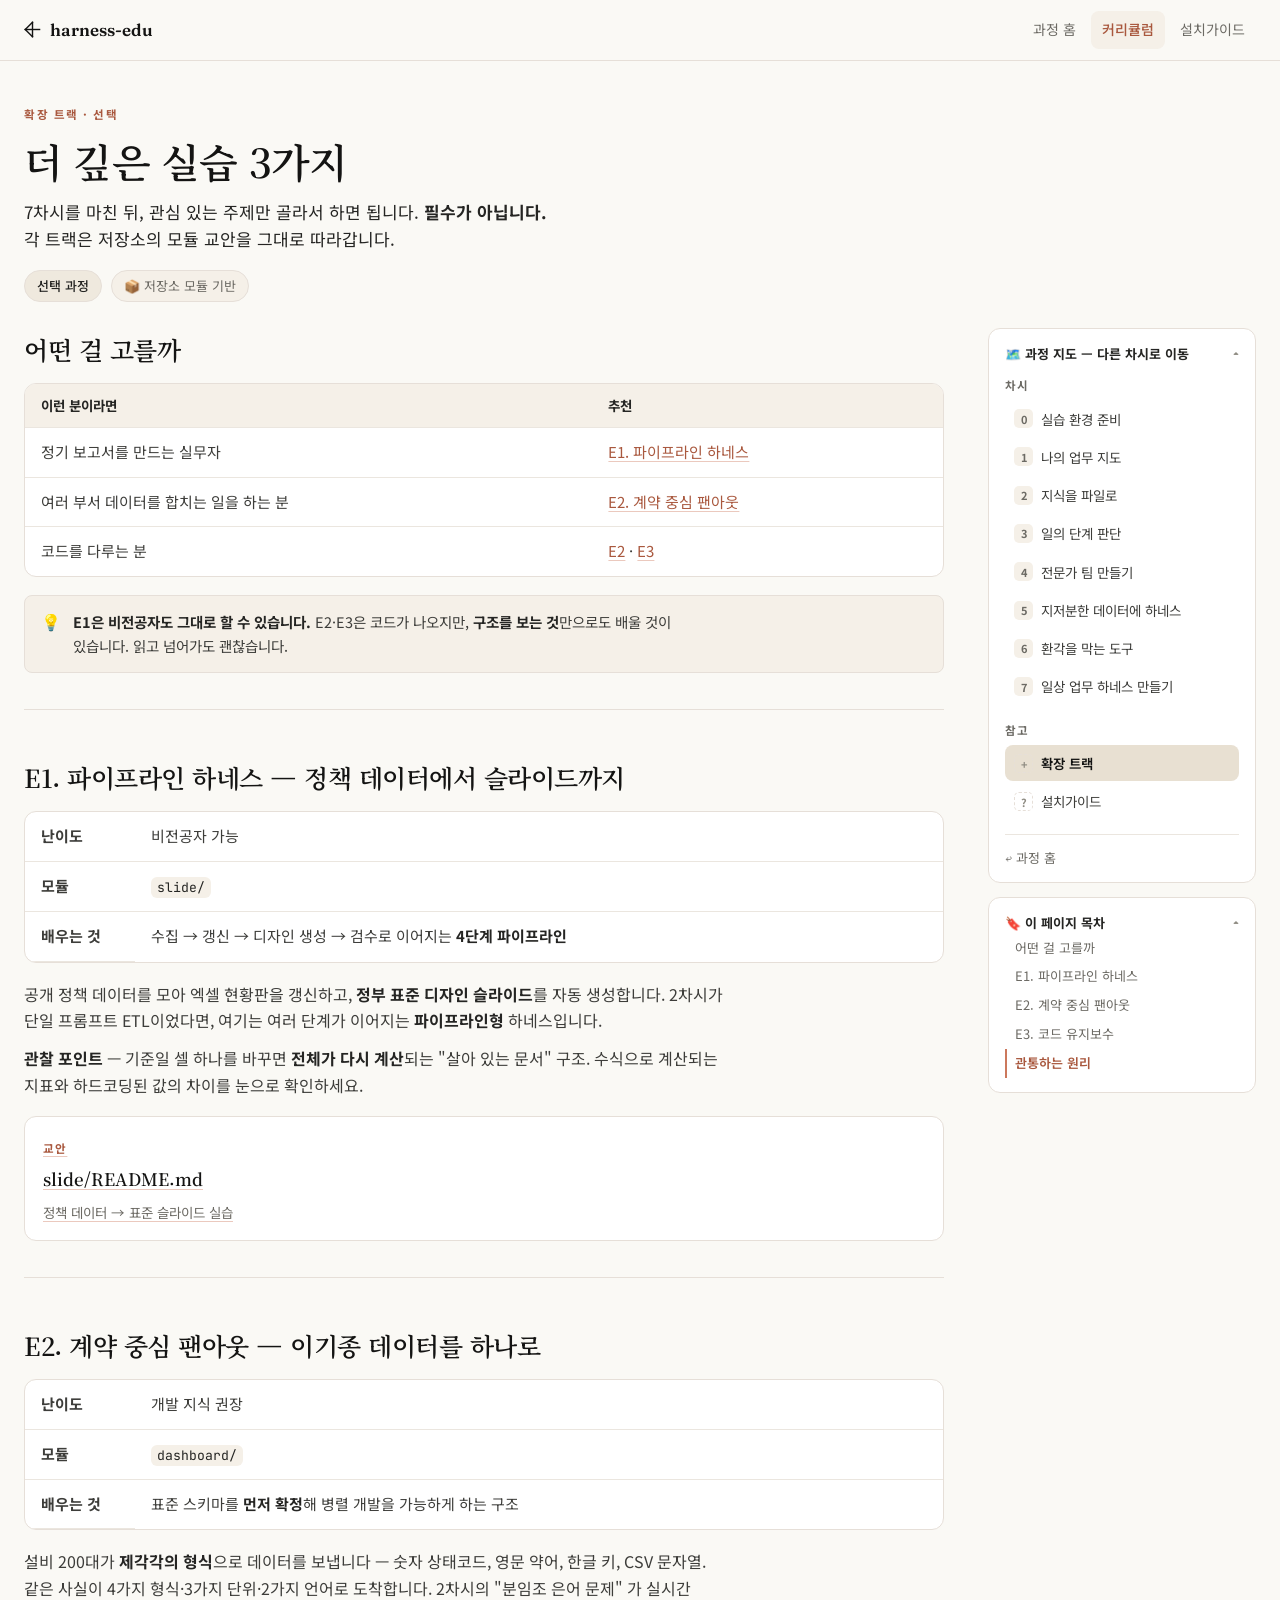
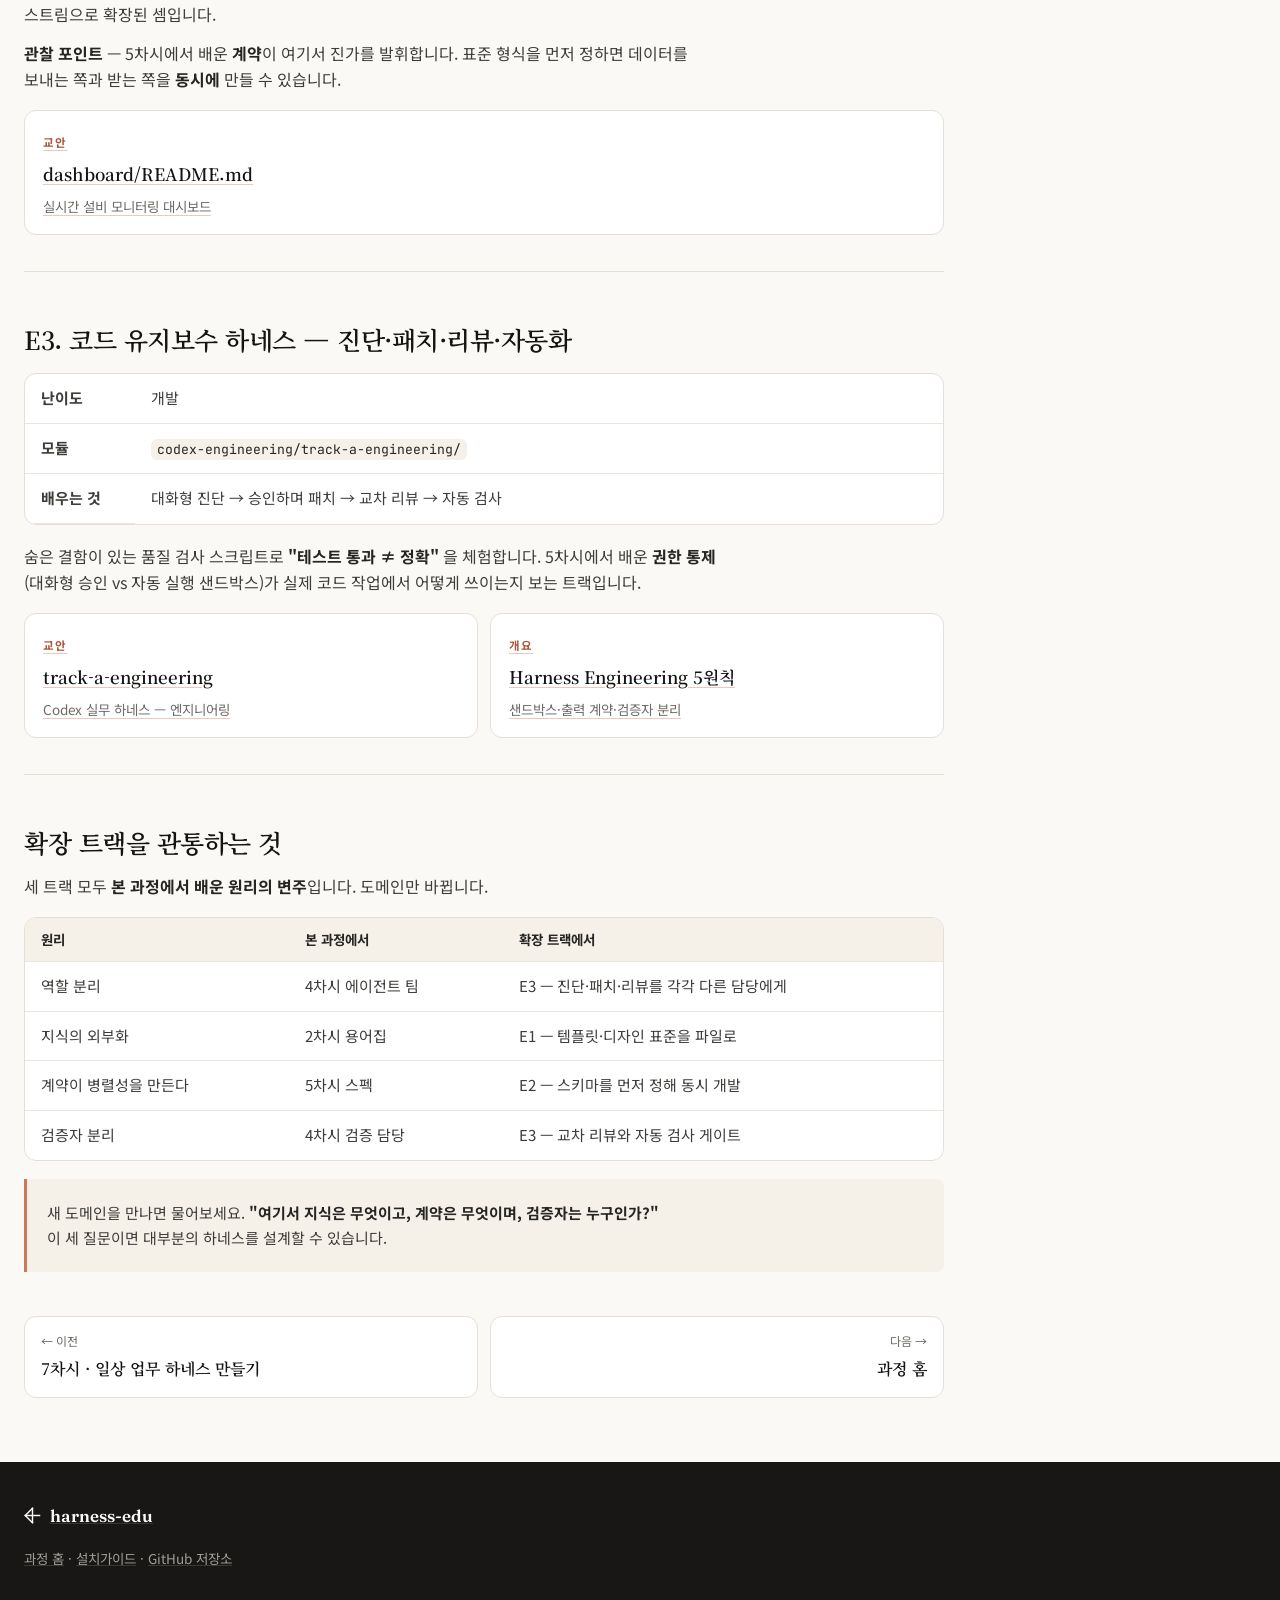
<file: docs/chapters/extras.html>
<!doctype html>
<html lang="ko">
<head>
<meta charset="utf-8">
<meta name="viewport" content="width=device-width, initial-scale=1">
<title>확장 트랙 — 더 깊은 실습 3가지 · harness-edu</title>
<meta name="description" content="본 과정 이후의 심화 실습. 파이프라인 하네스, 스펙 기반 설계, 계약 중심 팬아웃, 코드 유지보수 하네스.">
<link rel="icon" href="data:image/svg+xml,%3Csvg xmlns='http://www.w3.org/2000/svg' viewBox='0 0 24 24'%3E%3Crect width='24' height='24' fill='%23faf9f5'/%3E%3Cg fill='%23141413'%3E%3Crect x='11' y='1' width='2' height='22'/%3E%3Crect x='1' y='11' width='22' height='2'/%3E%3Crect x='3.8' y='3.8' width='2' height='16.4' transform='rotate(45 12 12)'/%3E%3Crect x='3.8' y='3.8' width='2' height='16.4' transform='rotate(-45 12 12)'/%3E%3C/g%3E%3C/svg%3E">
<link rel="preconnect" href="https://fonts.googleapis.com">
<link rel="preconnect" href="https://fonts.gstatic.com" crossorigin>
<link href="https://fonts.googleapis.com/css2?family=Fraunces:opsz,wght@9..144,400;9..144,600&family=Noto+Sans+KR:wght@400;500;700&family=Noto+Serif+KR:wght@500;600&family=JetBrains+Mono:wght@400;500&display=swap" rel="stylesheet">
<link rel="stylesheet" href="../assets/site.css">
</head>
<body data-page="extras">
<a class="skip-link" href="#main">본문으로 건너뛰기</a>

<header class="topnav"><div class="wrap">
  <a class="brand" href="../index.html">
    <span class="spike" aria-hidden="true"><svg viewBox="0 0 24 24"><g fill="#141413"><rect x="11" y="1" width="2" height="22"/><rect x="1" y="11" width="22" height="2"/><rect x="3.8" y="3.8" width="2" height="16.4" transform="rotate(45 12 12)"/><rect x="3.8" y="3.8" width="2" height="16.4" transform="rotate(-45 12 12)"/></g></svg></span>
    <span class="brand-full">harness-edu</span>
  </a>
  <nav aria-label="주요 메뉴">
    <a href="../index.html">과정 홈</a>
    <a href="../index.html#curriculum" aria-current="page">커리큘럼</a>
    <a href="../install/index.html">설치가이드</a>
  </nav>
</div></header>

<div class="wrap page-head">
  <div class="eyebrow">확장 트랙 · 선택</div>
  <h1>더 깊은 실습 3가지</h1>
  <p class="sub">7차시를 마친 뒤, 관심 있는 주제만 골라서 하면 됩니다. <strong>필수가 아닙니다.</strong> 각 트랙은 저장소의 모듈 교안을 그대로 따라갑니다.</p>
  <div class="meta">
    <span class="badge-opt badge">선택 과정</span>
    <span>📦 저장소 모듈 기반</span>
  </div>
</div>

<div class="wrap layout">
  <main id="main" class="main-col">
    <article class="prose">

<h2 id="고르는-법">어떤 걸 고를까</h2>

<div class="table-wrap"><table>
<thead><tr><th>이런 분이라면</th><th>추천</th></tr></thead>
<tbody>
<tr><td>정기 보고서를 만드는 실무자</td><td><a href="#e1">E1. 파이프라인 하네스</a></td></tr>
<tr><td>여러 부서 데이터를 합치는 일을 하는 분</td><td><a href="#e2">E2. 계약 중심 팬아웃</a></td></tr>
<tr><td>코드를 다루는 분</td><td><a href="#e2">E2</a> · <a href="#e3">E3</a></td></tr>
</tbody></table></div>

<section class="callout callout-tip"><span class="callout-icon" aria-hidden="true">💡</span><div class="callout-body"><p><strong>E1은 비전공자도 그대로 할 수 있습니다.</strong> E2·E3은 코드가 나오지만, <strong>구조를 보는 것</strong>만으로도 배울 것이 있습니다. 읽고 넘어가도 괜찮습니다.</p></div></section>

<hr>

<h2 id="e1">E1. 파이프라인 하네스 — 정책 데이터에서 슬라이드까지</h2>

<div class="table-wrap"><table>
<tbody>
<tr><th style="width:110px">난이도</th><td>비전공자 가능</td></tr>
<tr><th>모듈</th><td><code>slide/</code></td></tr>
<tr><th>배우는 것</th><td>수집 → 갱신 → 디자인 생성 → 검수로 이어지는 <strong>4단계 파이프라인</strong></td></tr>
</tbody></table></div>

<p>공개 정책 데이터를 모아 엑셀 현황판을 갱신하고, <strong>정부 표준 디자인 슬라이드</strong>를 자동 생성합니다. 2차시가 단일 프롬프트 ETL이었다면, 여기는 여러 단계가 이어지는 <strong>파이프라인형</strong> 하네스입니다.</p>

<p><strong>관찰 포인트</strong> — 기준일 셀 하나를 바꾸면 <strong>전체가 다시 계산</strong>되는 &quot;살아 있는 문서&quot; 구조. 수식으로 계산되는 지표와 하드코딩된 값의 차이를 눈으로 확인하세요.</p>

<div class="lesson-nav">
  <a class="next-card" href="https://github.com/namojo/harness-edu/blob/main/slide/README.md" target="_blank" rel="noopener"><span class="k">교안</span><strong>slide/README.md</strong><span>정책 데이터 → 표준 슬라이드 실습</span></a>
</div>

<hr>

<h2 id="e2">E2. 계약 중심 팬아웃 — 이기종 데이터를 하나로</h2>

<div class="table-wrap"><table>
<tbody>
<tr><th style="width:110px">난이도</th><td>개발 지식 권장</td></tr>
<tr><th>모듈</th><td><code>dashboard/</code></td></tr>
<tr><th>배우는 것</th><td>표준 스키마를 <strong>먼저 확정</strong>해 병렬 개발을 가능하게 하는 구조</td></tr>
</tbody></table></div>

<p>설비 200대가 <strong>제각각의 형식</strong>으로 데이터를 보냅니다 — 숫자 상태코드, 영문 약어, 한글 키, CSV 문자열. 같은 사실이 4가지 형식·3가지 단위·2가지 언어로 도착합니다. 2차시의 &quot;분임조 은어 문제&quot; 가 실시간 스트림으로 확장된 셈입니다.</p>

<p><strong>관찰 포인트</strong> — 5차시에서 배운 <strong>계약</strong>이 여기서 진가를 발휘합니다. 표준 형식을 먼저 정하면 데이터를 보내는 쪽과 받는 쪽을 <strong>동시에</strong> 만들 수 있습니다.</p>

<div class="lesson-nav">
  <a class="next-card" href="https://github.com/namojo/harness-edu/blob/main/dashboard/README.md" target="_blank" rel="noopener"><span class="k">교안</span><strong>dashboard/README.md</strong><span>실시간 설비 모니터링 대시보드</span></a>
</div>

<hr>

<h2 id="e3">E3. 코드 유지보수 하네스 — 진단·패치·리뷰·자동화</h2>

<div class="table-wrap"><table>
<tbody>
<tr><th style="width:110px">난이도</th><td>개발</td></tr>
<tr><th>모듈</th><td><code>codex-engineering/track-a-engineering/</code></td></tr>
<tr><th>배우는 것</th><td>대화형 진단 → 승인하며 패치 → 교차 리뷰 → 자동 검사</td></tr>
</tbody></table></div>

<p>숨은 결함이 있는 품질 검사 스크립트로 <strong>&quot;테스트 통과 ≠ 정확&quot;</strong> 을 체험합니다. 5차시에서 배운 <strong>권한 통제</strong>(대화형 승인 vs 자동 실행 샌드박스)가 실제 코드 작업에서 어떻게 쓰이는지 보는 트랙입니다.</p>

<div class="lesson-nav">
  <a class="next-card" href="https://github.com/namojo/harness-edu/blob/main/codex-engineering/track-a-engineering/README.md" target="_blank" rel="noopener"><span class="k">교안</span><strong>track-a-engineering</strong><span>Codex 실무 하네스 — 엔지니어링</span></a>
  <a class="next-card" href="https://github.com/namojo/harness-edu/blob/main/codex-engineering/README.md" target="_blank" rel="noopener"><span class="k">개요</span><strong>Harness Engineering 5원칙</strong><span>샌드박스·출력 계약·검증자 분리</span></a>
</div>

<hr>

<h2 id="정리">확장 트랙을 관통하는 것</h2>

<p>세 트랙 모두 <strong>본 과정에서 배운 원리의 변주</strong>입니다. 도메인만 바뀝니다.</p>

<div class="table-wrap"><table>
<thead><tr><th>원리</th><th>본 과정에서</th><th>확장 트랙에서</th></tr></thead>
<tbody>
<tr><td>역할 분리</td><td>4차시 에이전트 팀</td><td>E3 — 진단·패치·리뷰를 각각 다른 담당에게</td></tr>
<tr><td>지식의 외부화</td><td>2차시 용어집</td><td>E1 — 템플릿·디자인 표준을 파일로</td></tr>
<tr><td>계약이 병렬성을 만든다</td><td>5차시 스펙</td><td>E2 — 스키마를 먼저 정해 동시 개발</td></tr>
<tr><td>검증자 분리</td><td>4차시 검증 담당</td><td>E3 — 교차 리뷰와 자동 검사 게이트</td></tr>
</tbody></table></div>

<blockquote>
  <p>새 도메인을 만나면 물어보세요. <strong>&quot;여기서 지식은 무엇이고, 계약은 무엇이며, 검증자는 누구인가?&quot;</strong> 이 세 질문이면 대부분의 하네스를 설계할 수 있습니다.</p>
</blockquote>

    </article>

<nav class="pager" aria-label="페이지 이동">
  <a class="pager-prev" href="ch7.html"><span class="dir">← 이전</span><strong>7차시 · 일상 업무 하네스 만들기</strong></a>
  <a class="pager-next" href="../index.html"><span class="dir">다음 →</span><strong>과정 홈</strong></a>
</nav>
  </main>

  <aside class="side" aria-label="과정 내비게이션">
    <details class="side-box" open>
      <summary>🗺️ 과정 지도 — 다른 차시로 이동</summary>
      <h4>차시</h4>
      <div class="map-group">
        <a class="map-link" href="../install/index.html"><b>0</b>실습 환경 준비</a>
        <a class="map-link" href="ch1.html"><b>1</b>나의 업무 지도</a>
        <a class="map-link" href="ch2.html"><b>2</b>지식을 파일로</a>
        <a class="map-link" href="ch3.html"><b>3</b>일의 단계 판단</a>
        <a class="map-link" href="ch4.html"><b>4</b>전문가 팀 만들기</a>
        <a class="map-link" href="ch5.html"><b>5</b>지저분한 데이터에 하네스</a>
        <a class="map-link" href="ch6.html"><b>6</b>환각을 막는 도구</a>
        <a class="map-link" href="ch7.html"><b>7</b>일상 업무 하네스 만들기</a>
      </div>
      <h4 class="mt">참고</h4>
      <div class="map-group">
        <a class="map-link opt on" href="extras.html"><b>+</b>확장 트랙</a>
        <a class="map-link opt" href="../install/index.html"><b>?</b>설치가이드</a>
      </div>
      <a class="map-home" href="../index.html">↩ 과정 홈</a>
    </details>
    <details class="side-box side-toc" open>
      <summary>🔖 이 페이지 목차</summary>
      <h4>이 페이지 목차</h4>
      <ul class="toc-list">
        <li><a href="#고르는-법">어떤 걸 고를까</a></li>
        <li><a href="#e1">E1. 파이프라인 하네스</a></li>
        <li><a href="#e2">E2. 계약 중심 팬아웃</a></li>
        <li><a href="#e3">E3. 코드 유지보수</a></li>
        <li><a href="#정리">관통하는 원리</a></li>
      </ul>
    </details>
  </aside>
</div>

<footer><div class="wrap">
  <a class="brand" href="../index.html">
    <span class="spike" aria-hidden="true"><svg viewBox="0 0 24 24"><g fill="#faf9f5"><rect x="11" y="1" width="2" height="22"/><rect x="1" y="11" width="22" height="2"/><rect x="3.8" y="3.8" width="2" height="16.4" transform="rotate(45 12 12)"/><rect x="3.8" y="3.8" width="2" height="16.4" transform="rotate(-45 12 12)"/></g></svg></span>
    harness-edu
  </a>
  <p><a href="../index.html">과정 홈</a> · <a href="../install/index.html">설치가이드</a> · <a href="https://github.com/namojo/harness-edu" target="_blank" rel="noopener">GitHub 저장소</a></p>
</div></footer>

<script src="../assets/site.js"></script>
</body>
</html>
</file>
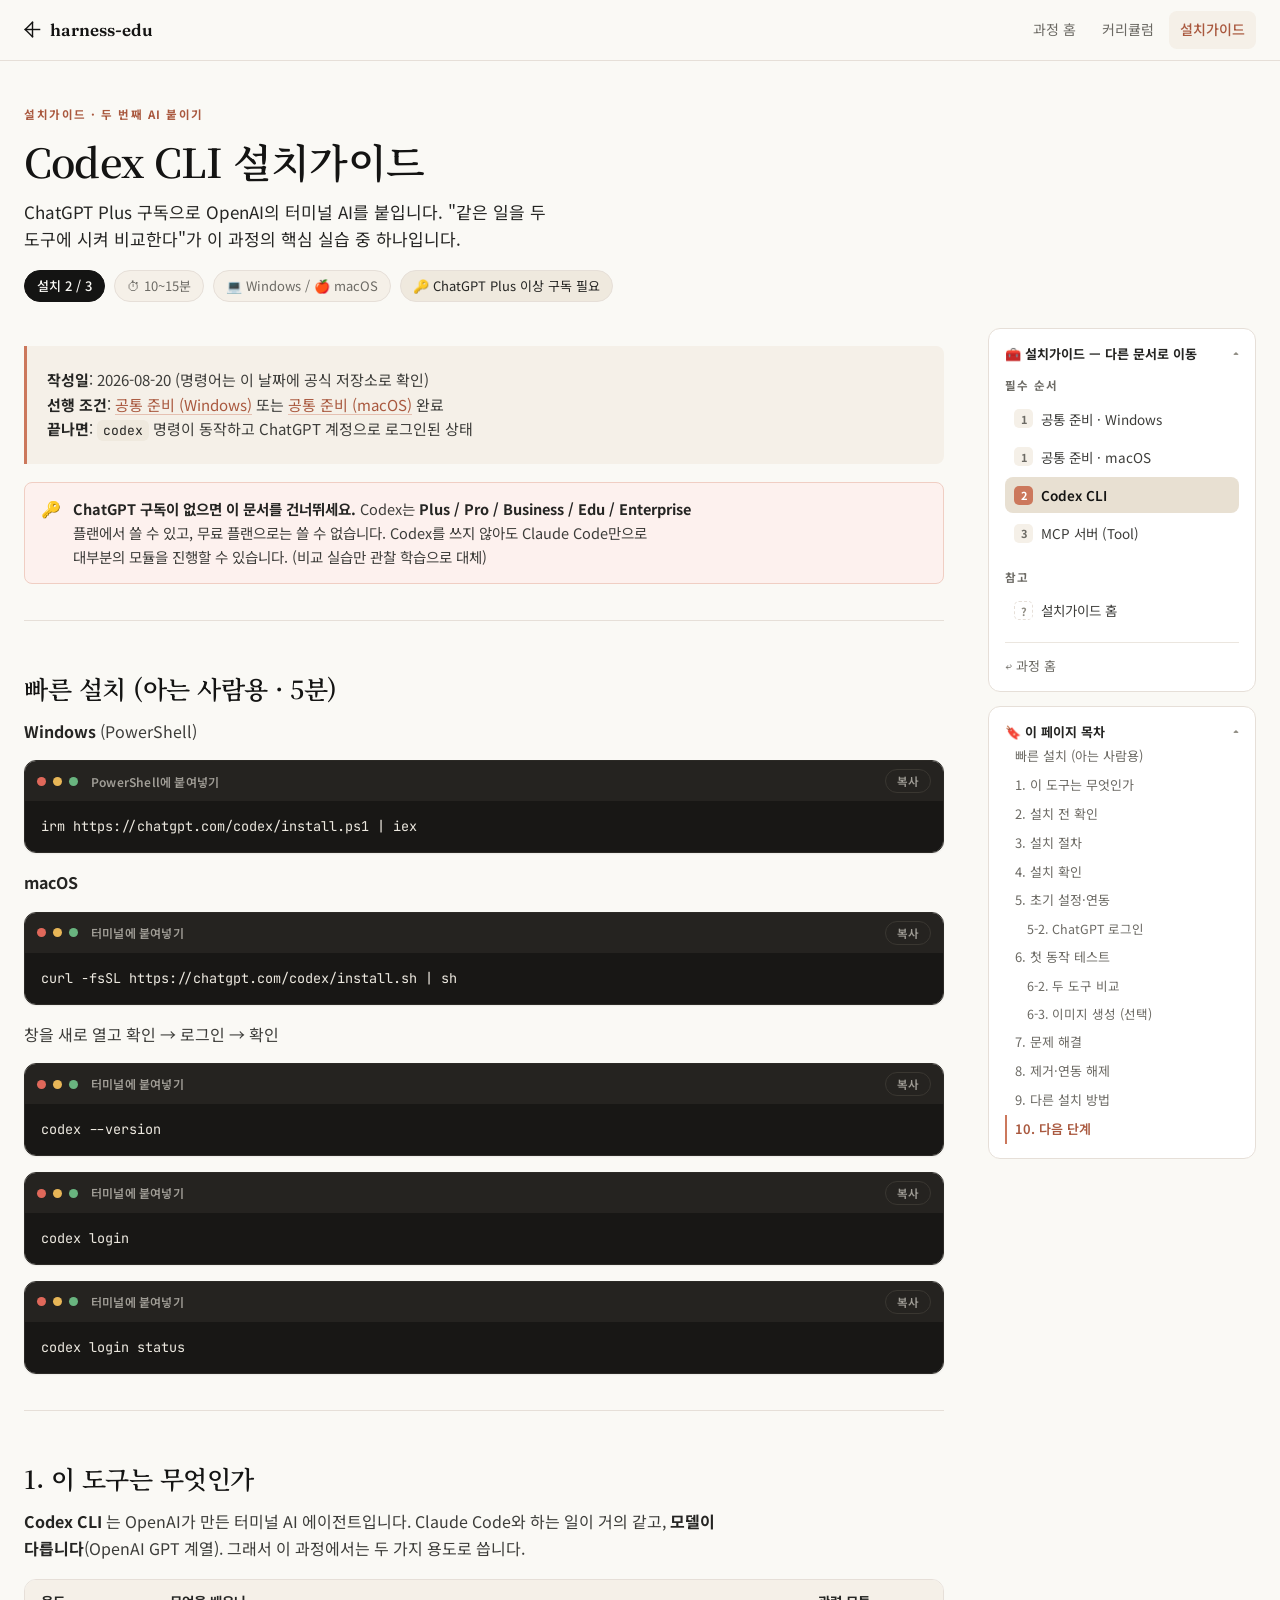
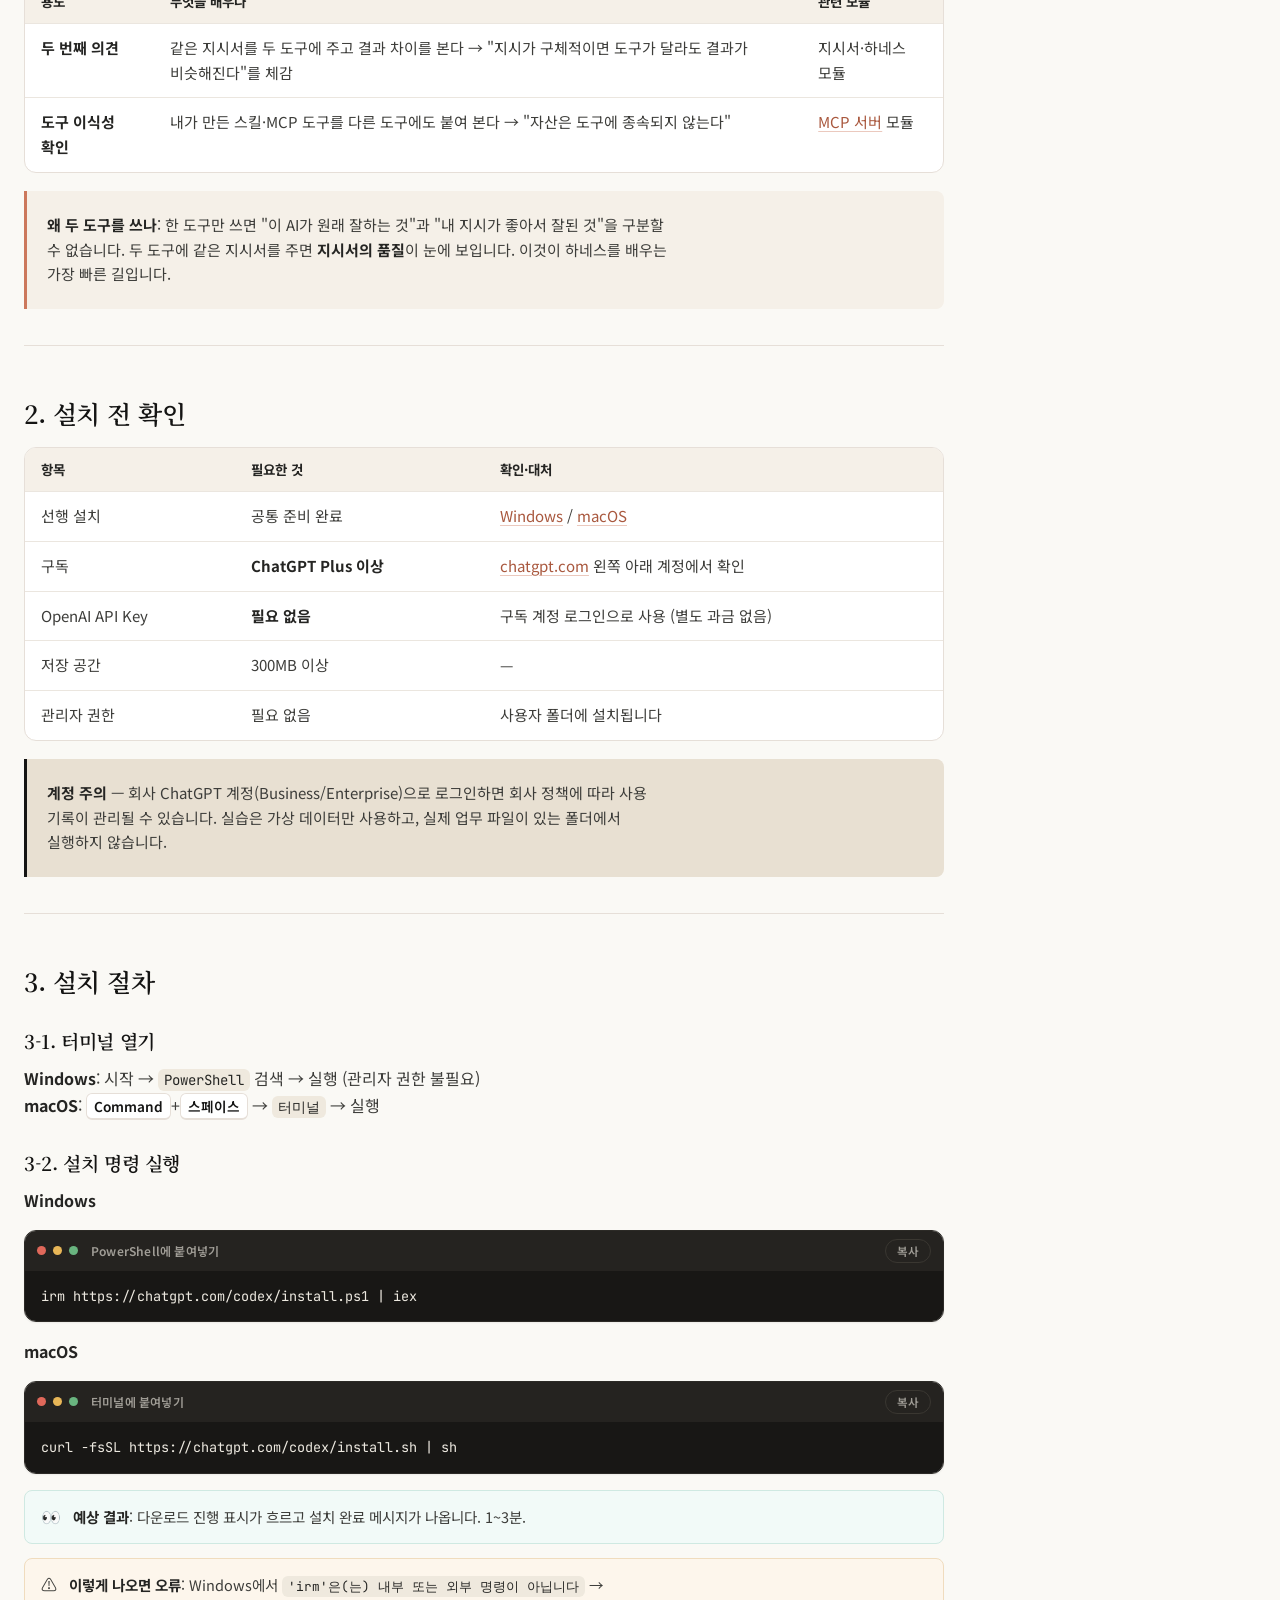
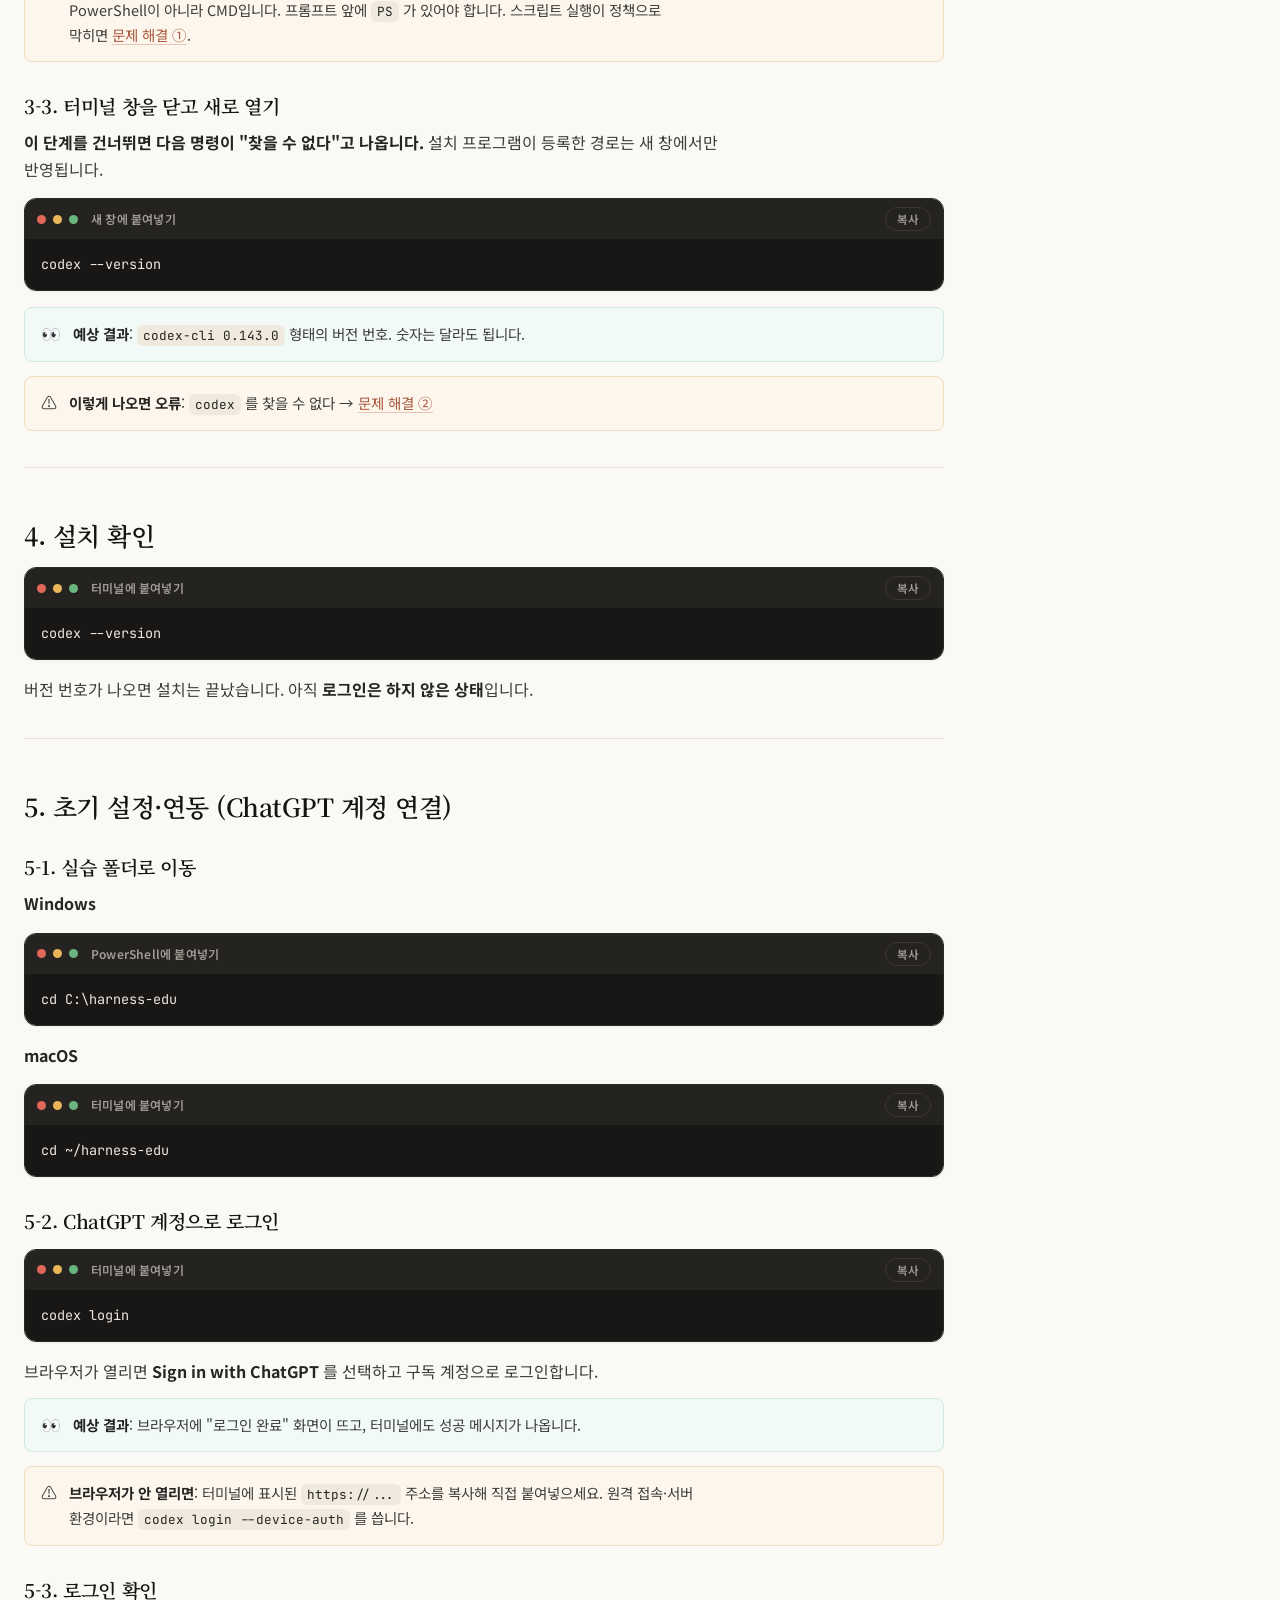
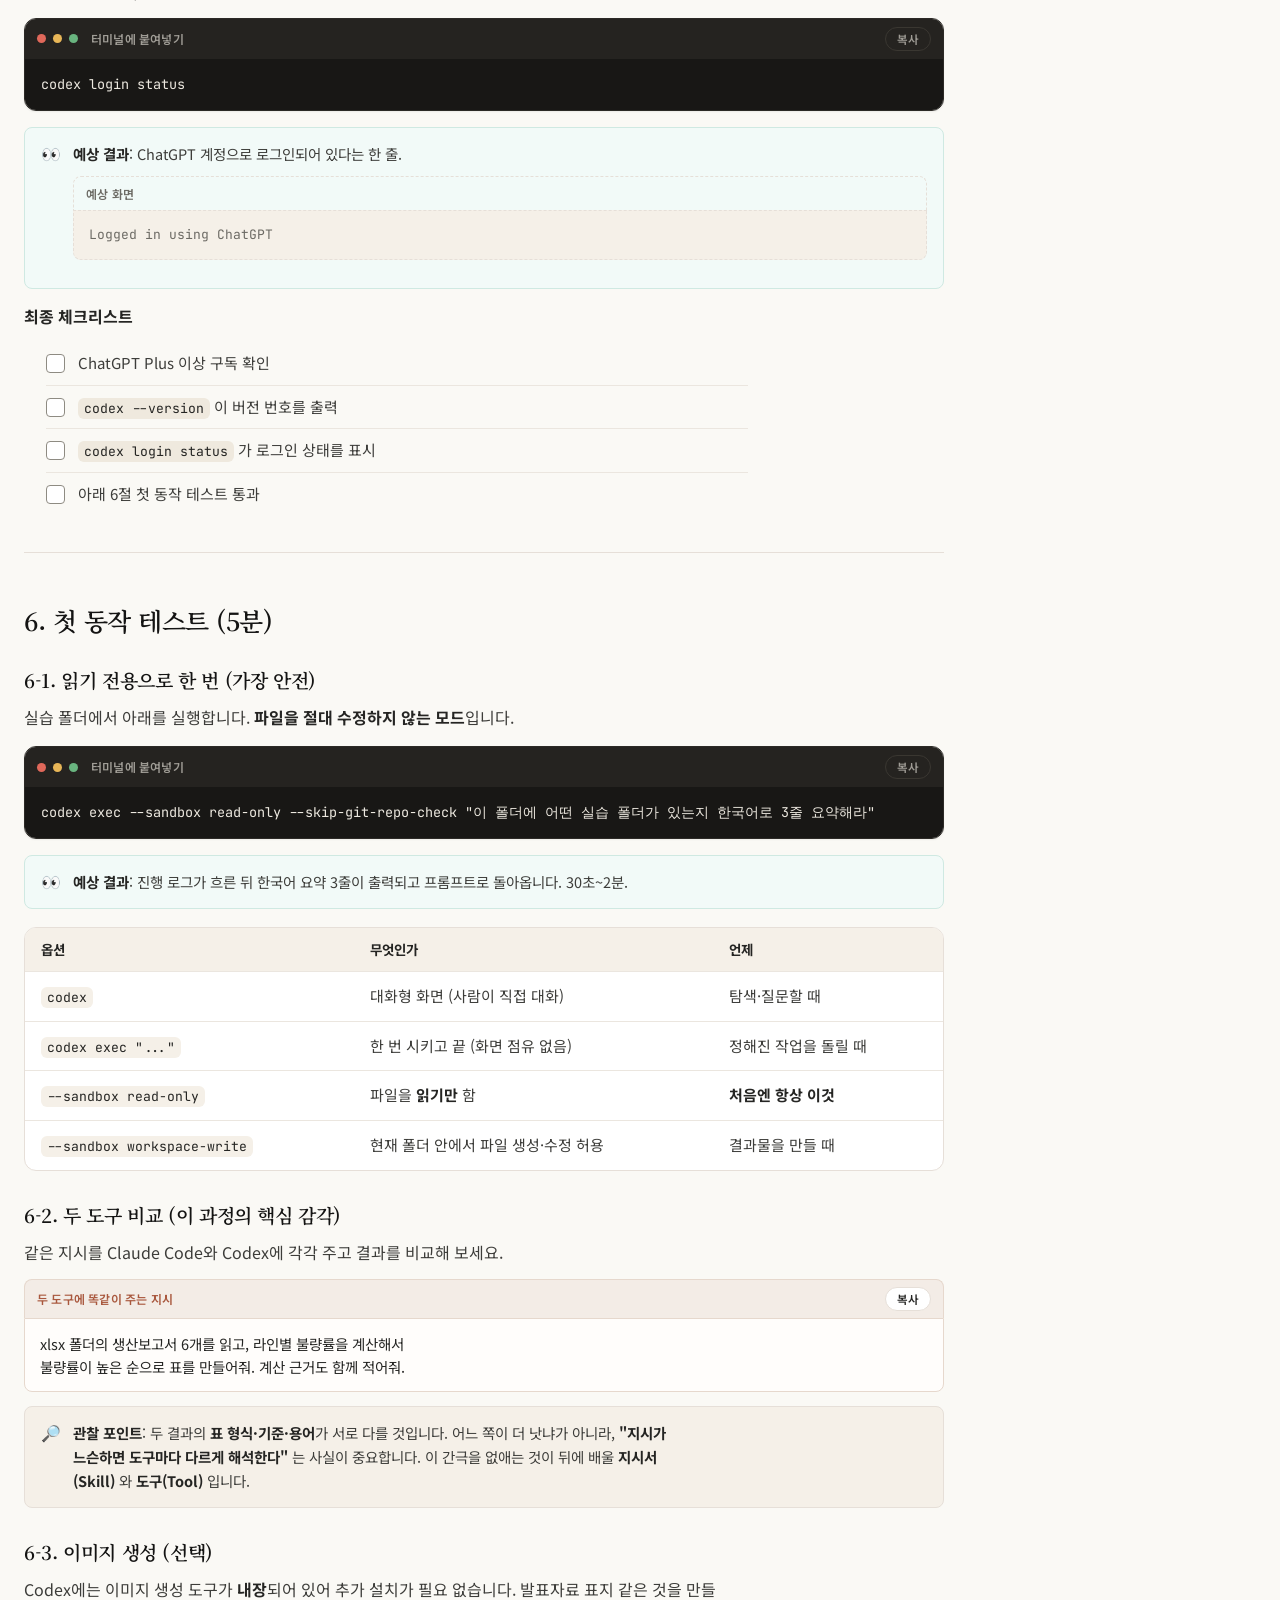
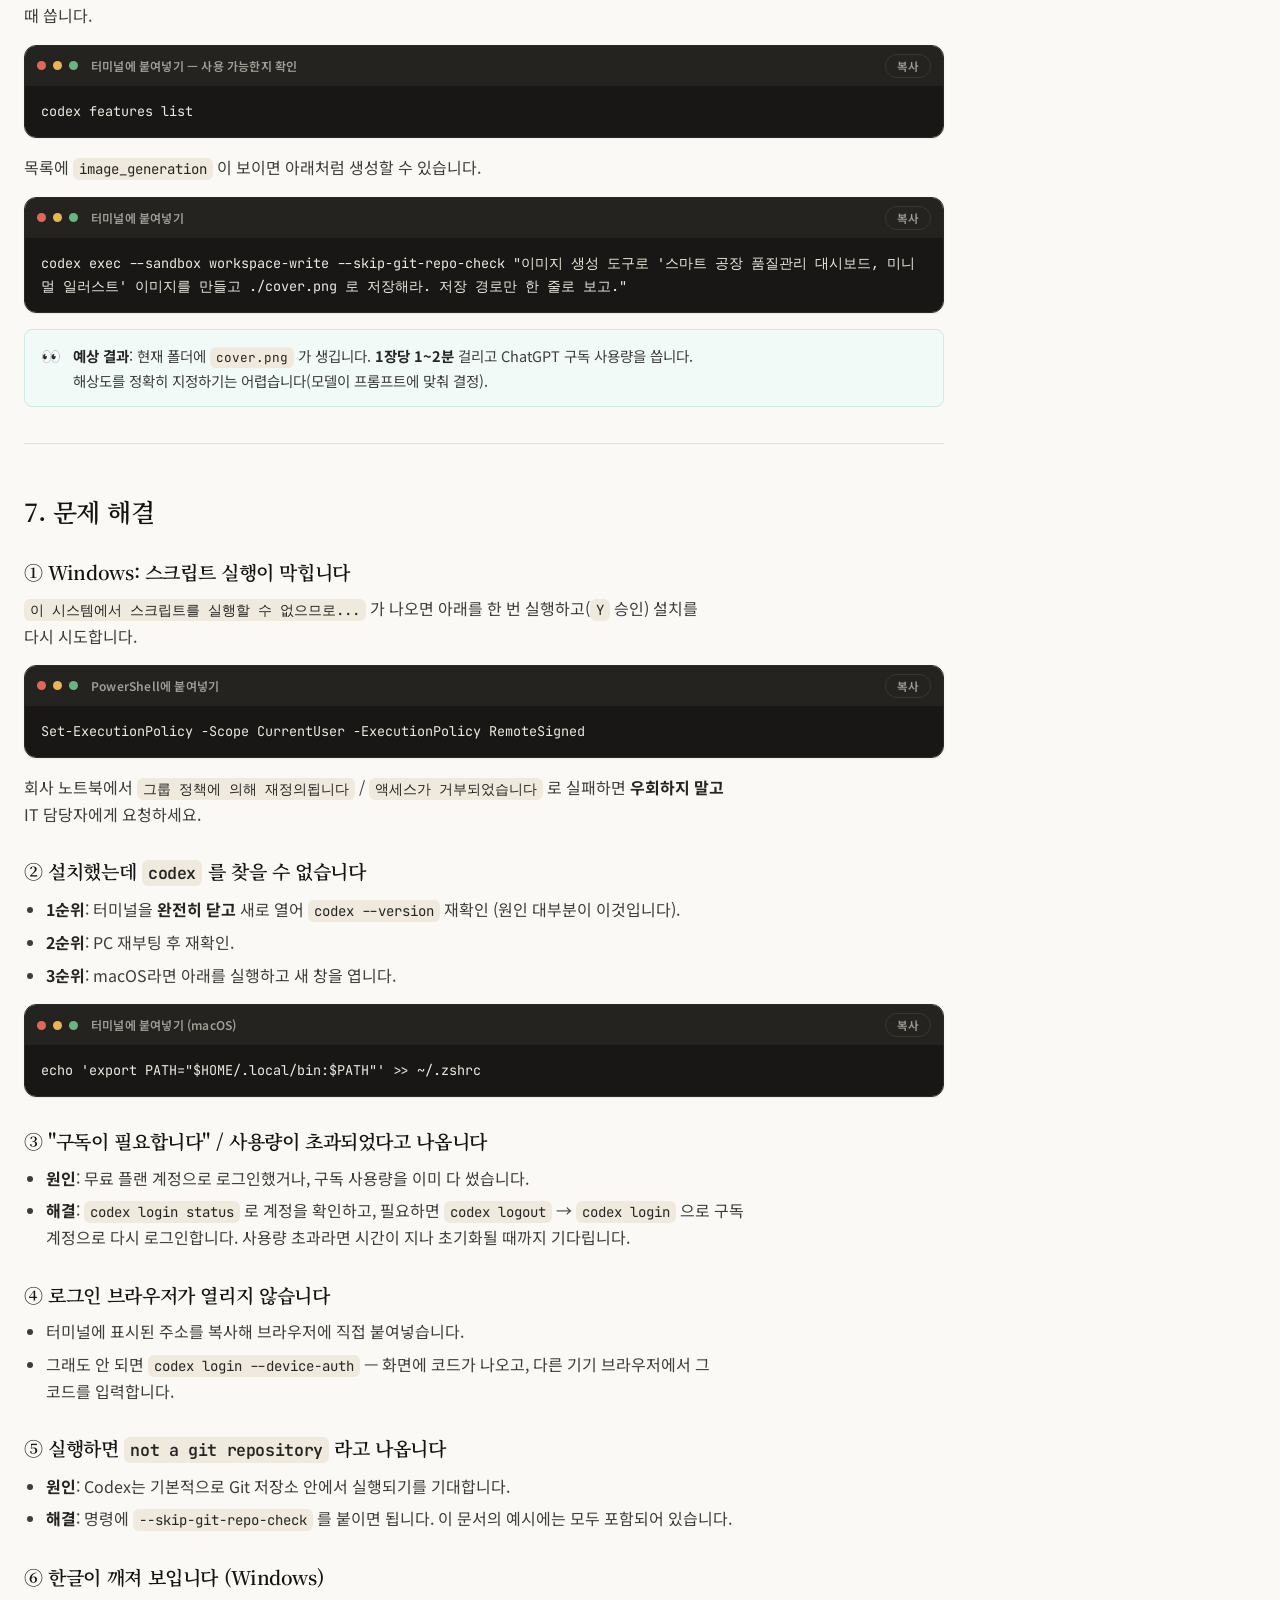
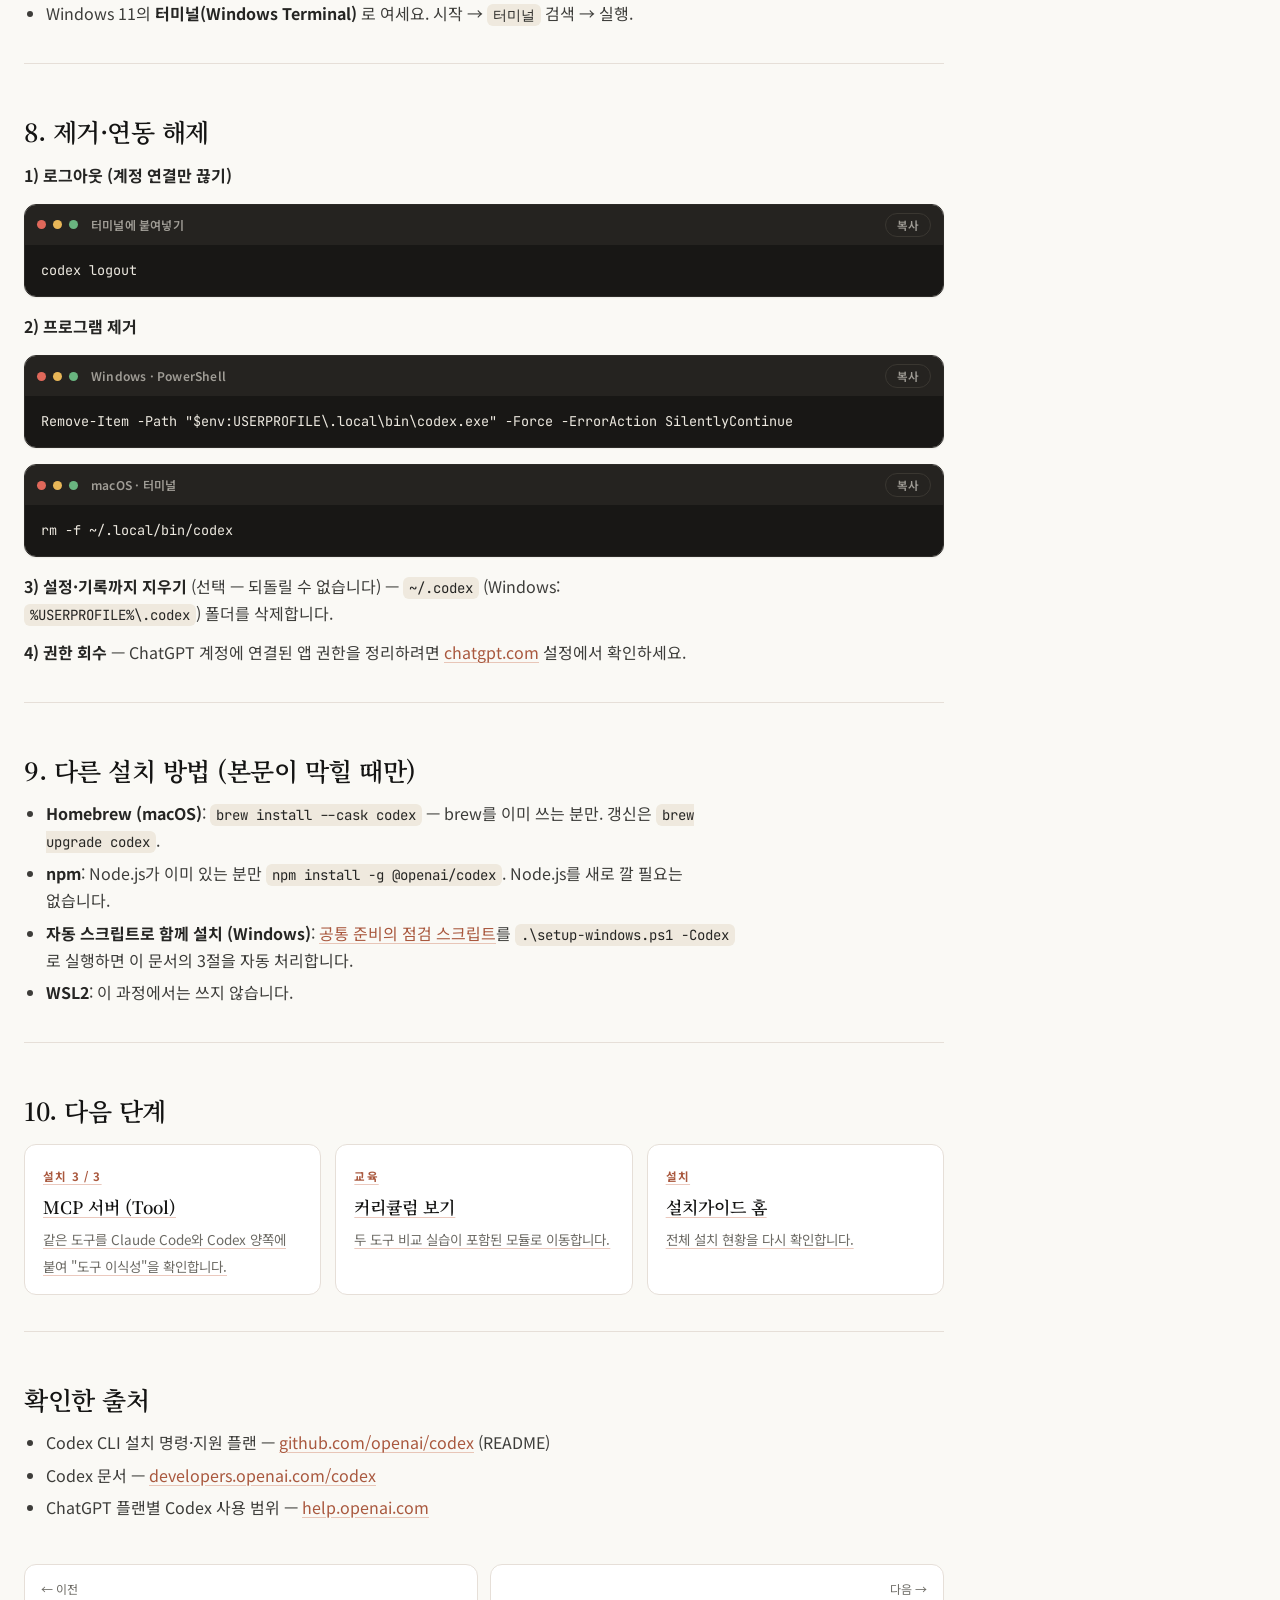
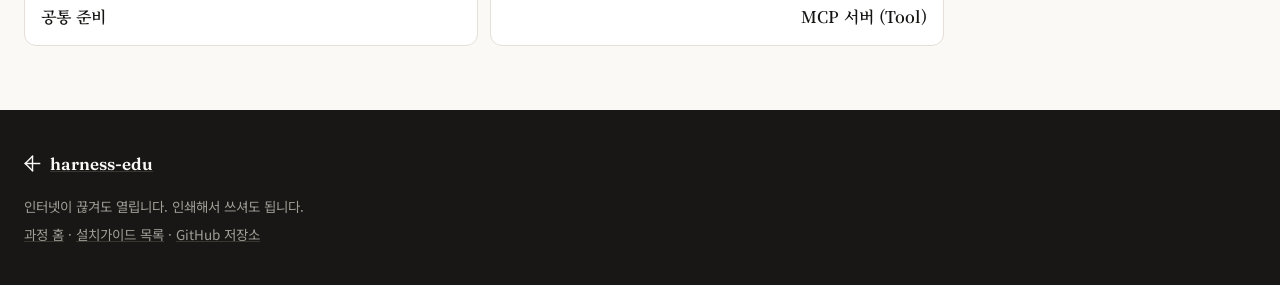
<file: docs/install/codex.html>
<!doctype html>
<html lang="ko">
<head>
<meta charset="utf-8">
<meta name="viewport" content="width=device-width, initial-scale=1">
<title>Codex CLI 설치가이드 · harness-edu</title>
<meta name="description" content="ChatGPT Plus 구독으로 OpenAI Codex CLI를 붙입니다. 같은 일을 Claude Code와 Codex 두 도구로 비교하는 실습에 씁니다.">
<link rel="icon" href="data:image/svg+xml,%3Csvg xmlns='http://www.w3.org/2000/svg' viewBox='0 0 24 24'%3E%3Crect width='24' height='24' fill='%23faf9f5'/%3E%3Cg fill='%23141413'%3E%3Crect x='11' y='1' width='2' height='22'/%3E%3Crect x='1' y='11' width='22' height='2'/%3E%3Crect x='3.8' y='3.8' width='2' height='16.4' transform='rotate(45 12 12)'/%3E%3Crect x='3.8' y='3.8' width='2' height='16.4' transform='rotate(-45 12 12)'/%3E%3C/g%3E%3C/svg%3E">
<link rel="preconnect" href="https://fonts.googleapis.com">
<link rel="preconnect" href="https://fonts.gstatic.com" crossorigin>
<link href="https://fonts.googleapis.com/css2?family=Fraunces:opsz,wght@9..144,400;9..144,600&family=Noto+Sans+KR:wght@400;500;700&family=Noto+Serif+KR:wght@500;600&family=JetBrains+Mono:wght@400;500&display=swap" rel="stylesheet">
<link rel="stylesheet" href="../assets/site.css">
</head>
<body data-page="install-codex">
<a class="skip-link" href="#main">본문으로 건너뛰기</a>

<header class="topnav"><div class="wrap">
  <a class="brand" href="../index.html">
    <span class="spike" aria-hidden="true"><svg viewBox="0 0 24 24"><g fill="#141413"><rect x="11" y="1" width="2" height="22"/><rect x="1" y="11" width="22" height="2"/><rect x="3.8" y="3.8" width="2" height="16.4" transform="rotate(45 12 12)"/><rect x="3.8" y="3.8" width="2" height="16.4" transform="rotate(-45 12 12)"/></g></svg></span>
    <span class="brand-full">harness-edu</span>
  </a>
  <nav aria-label="주요 메뉴">
    <a href="../index.html">과정 홈</a>
    <a href="../index.html#curriculum">커리큘럼</a>
    <a href="index.html" aria-current="page">설치가이드</a>
  </nav>
</div></header>

<div class="wrap page-head">
  <div class="eyebrow">설치가이드 · 두 번째 AI 붙이기</div>
  <h1>Codex CLI 설치가이드</h1>
  <p class="sub">ChatGPT Plus 구독으로 OpenAI의 터미널 AI를 붙입니다. &quot;같은 일을 두 도구에 시켜 비교한다&quot;가 이 과정의 핵심 실습 중 하나입니다.</p>
  <div class="meta">
    <span class="badge">설치 2 / 3</span>
    <span>⏱ 10~15분</span>
    <span>💻 Windows / 🍎 macOS</span>
    <span class="badge-opt">🔑 ChatGPT Plus 이상 구독 필요</span>
  </div>
</div>

<div class="wrap layout">
  <main id="main" class="main-col">
    <article class="prose">

<blockquote>
  <p><strong>작성일</strong>: 2026-08-20 (명령어는 이 날짜에 공식 저장소로 확인)<br>
  <strong>선행 조건</strong>: <a href="setup-windows.html">공통 준비 (Windows)</a> 또는 <a href="setup-mac.html">공통 준비 (macOS)</a> 완료<br>
  <strong>끝나면</strong>: <code>codex</code> 명령이 동작하고 ChatGPT 계정으로 로그인된 상태</p>
</blockquote>

<section class="callout callout-stop"><span class="callout-icon" aria-hidden="true">🔑</span><div class="callout-body">
<p><strong>ChatGPT 구독이 없으면 이 문서를 건너뛰세요.</strong> Codex는 <strong>Plus / Pro / Business / Edu / Enterprise</strong> 플랜에서 쓸 수 있고, 무료 플랜으로는 쓸 수 없습니다. Codex를 쓰지 않아도 Claude Code만으로 대부분의 모듈을 진행할 수 있습니다. (비교 실습만 관찰 학습으로 대체)</p>
</div></section>

<hr>

<h2 id="빠른-설치">빠른 설치 (아는 사람용 · 5분)</h2>

<p><strong>Windows</strong> (PowerShell)</p>
<div class="code-card is-term"><div class="terminal"><div class="terminal-bar"><i></i><i></i><i></i><span>PowerShell에 붙여넣기</span><button type="button" class="copy-btn" data-copy>복사</button></div><div class="terminal-body"><pre>irm https://chatgpt.com/codex/install.ps1 | iex</pre></div></div></div>

<p><strong>macOS</strong></p>
<div class="code-card is-term"><div class="terminal"><div class="terminal-bar"><i></i><i></i><i></i><span>터미널에 붙여넣기</span><button type="button" class="copy-btn" data-copy>복사</button></div><div class="terminal-body"><pre>curl -fsSL https://chatgpt.com/codex/install.sh | sh</pre></div></div></div>

<p>창을 새로 열고 확인 → 로그인 → 확인</p>
<div class="code-card is-term"><div class="terminal"><div class="terminal-bar"><i></i><i></i><i></i><span>터미널에 붙여넣기</span><button type="button" class="copy-btn" data-copy>복사</button></div><div class="terminal-body"><pre>codex --version</pre></div></div></div>
<div class="code-card is-term"><div class="terminal"><div class="terminal-bar"><i></i><i></i><i></i><span>터미널에 붙여넣기</span><button type="button" class="copy-btn" data-copy>복사</button></div><div class="terminal-body"><pre>codex login</pre></div></div></div>
<div class="code-card is-term"><div class="terminal"><div class="terminal-bar"><i></i><i></i><i></i><span>터미널에 붙여넣기</span><button type="button" class="copy-btn" data-copy>복사</button></div><div class="terminal-body"><pre>codex login status</pre></div></div></div>

<hr>

<h2 id="1-이-도구는-무엇인가">1. 이 도구는 무엇인가</h2>

<p><strong>Codex CLI</strong> 는 OpenAI가 만든 터미널 AI 에이전트입니다. Claude Code와 하는 일이 거의 같고, <strong>모델이 다릅니다</strong>(OpenAI GPT 계열). 그래서 이 과정에서는 두 가지 용도로 씁니다.</p>

<div class="table-wrap"><table>
<thead><tr><th>용도</th><th>무엇을 배우나</th><th>관련 모듈</th></tr></thead>
<tbody>
<tr><td><strong>두 번째 의견</strong></td><td>같은 지시서를 두 도구에 주고 결과 차이를 본다 → &quot;지시가 구체적이면 도구가 달라도 결과가 비슷해진다&quot;를 체감</td><td>지시서·하네스 모듈</td></tr>
<tr><td><strong>도구 이식성 확인</strong></td><td>내가 만든 스킬·MCP 도구를 다른 도구에도 붙여 본다 → &quot;자산은 도구에 종속되지 않는다&quot;</td><td><a href="mcp-server.html">MCP 서버</a> 모듈</td></tr>
</tbody></table></div>

<blockquote>
  <p><strong>왜 두 도구를 쓰나</strong>: 한 도구만 쓰면 &quot;이 AI가 원래 잘하는 것&quot;과 &quot;내 지시가 좋아서 잘된 것&quot;을 구분할 수 없습니다. 두 도구에 같은 지시서를 주면 <strong>지시서의 품질</strong>이 눈에 보입니다. 이것이 하네스를 배우는 가장 빠른 길입니다.</p>
</blockquote>

<hr>

<h2 id="2-설치-전-확인">2. 설치 전 확인</h2>

<div class="table-wrap"><table>
<thead><tr><th>항목</th><th>필요한 것</th><th>확인·대처</th></tr></thead>
<tbody>
<tr><td>선행 설치</td><td>공통 준비 완료</td><td><a href="setup-windows.html">Windows</a> / <a href="setup-mac.html">macOS</a></td></tr>
<tr><td>구독</td><td><strong>ChatGPT Plus 이상</strong></td><td><a href="https://chatgpt.com" target="_blank" rel="noopener">chatgpt.com</a> 왼쪽 아래 계정에서 확인</td></tr>
<tr><td>OpenAI API Key</td><td><strong>필요 없음</strong></td><td>구독 계정 로그인으로 사용 (별도 과금 없음)</td></tr>
<tr><td>저장 공간</td><td>300MB 이상</td><td>—</td></tr>
<tr><td>관리자 권한</td><td>필요 없음</td><td>사용자 폴더에 설치됩니다</td></tr>
</tbody></table></div>

<blockquote class="rule">
  <p><strong>계정 주의</strong> — 회사 ChatGPT 계정(Business/Enterprise)으로 로그인하면 회사 정책에 따라 사용 기록이 관리될 수 있습니다. 실습은 가상 데이터만 사용하고, 실제 업무 파일이 있는 폴더에서 실행하지 않습니다.</p>
</blockquote>

<hr>

<h2 id="3-설치-절차">3. 설치 절차</h2>

<h3 id="3-1-터미널-열기">3-1. 터미널 열기</h3>
<p><strong>Windows</strong>: 시작 → <code>PowerShell</code> 검색 → 실행 (관리자 권한 불필요)<br>
<strong>macOS</strong>: <kbd>Command</kbd>+<kbd>스페이스</kbd> → <code>터미널</code> → 실행</p>

<h3 id="3-2-설치-명령-실행">3-2. 설치 명령 실행</h3>

<p><strong>Windows</strong></p>
<div class="code-card is-term"><div class="terminal"><div class="terminal-bar"><i></i><i></i><i></i><span>PowerShell에 붙여넣기</span><button type="button" class="copy-btn" data-copy>복사</button></div><div class="terminal-body"><pre>irm https://chatgpt.com/codex/install.ps1 | iex</pre></div></div></div>

<p><strong>macOS</strong></p>
<div class="code-card is-term"><div class="terminal"><div class="terminal-bar"><i></i><i></i><i></i><span>터미널에 붙여넣기</span><button type="button" class="copy-btn" data-copy>복사</button></div><div class="terminal-body"><pre>curl -fsSL https://chatgpt.com/codex/install.sh | sh</pre></div></div></div>

<section class="callout callout-expect"><span class="callout-icon" aria-hidden="true">👀</span><div class="callout-body"><p><strong>예상 결과</strong>: 다운로드 진행 표시가 흐르고 설치 완료 메시지가 나옵니다. 1~3분.</p></div></section>

<section class="callout callout-warn"><span class="callout-icon" aria-hidden="true">⚠️</span><div class="callout-body"><p><strong>이렇게 나오면 오류</strong>: Windows에서 <code>'irm'은(는) 내부 또는 외부 명령이 아닙니다</code> → PowerShell이 아니라 CMD입니다. 프롬프트 앞에 <code>PS</code> 가 있어야 합니다. 스크립트 실행이 정책으로 막히면 <a href="#문제-1">문제 해결 ①</a>.</p></div></section>

<h3 id="3-3-창을-새로-열기">3-3. 터미널 창을 닫고 새로 열기</h3>

<p><strong>이 단계를 건너뛰면 다음 명령이 &quot;찾을 수 없다&quot;고 나옵니다.</strong> 설치 프로그램이 등록한 경로는 새 창에서만 반영됩니다.</p>

<div class="code-card is-term"><div class="terminal"><div class="terminal-bar"><i></i><i></i><i></i><span>새 창에 붙여넣기</span><button type="button" class="copy-btn" data-copy>복사</button></div><div class="terminal-body"><pre>codex --version</pre></div></div></div>

<section class="callout callout-expect"><span class="callout-icon" aria-hidden="true">👀</span><div class="callout-body"><p><strong>예상 결과</strong>: <code>codex-cli 0.143.0</code> 형태의 버전 번호. 숫자는 달라도 됩니다.</p></div></section>

<section class="callout callout-warn"><span class="callout-icon" aria-hidden="true">⚠️</span><div class="callout-body"><p><strong>이렇게 나오면 오류</strong>: <code>codex</code> 를 찾을 수 없다 → <a href="#문제-2">문제 해결 ②</a></p></div></section>

<hr>

<h2 id="4-설치-확인">4. 설치 확인</h2>

<div class="code-card is-term"><div class="terminal"><div class="terminal-bar"><i></i><i></i><i></i><span>터미널에 붙여넣기</span><button type="button" class="copy-btn" data-copy>복사</button></div><div class="terminal-body"><pre>codex --version</pre></div></div></div>

<p>버전 번호가 나오면 설치는 끝났습니다. 아직 <strong>로그인은 하지 않은 상태</strong>입니다.</p>

<hr>

<h2 id="5-초기-설정연동">5. 초기 설정·연동 (ChatGPT 계정 연결)</h2>

<h3 id="5-1-실습-폴더로-이동">5-1. 실습 폴더로 이동</h3>

<p><strong>Windows</strong></p>
<div class="code-card is-term"><div class="terminal"><div class="terminal-bar"><i></i><i></i><i></i><span>PowerShell에 붙여넣기</span><button type="button" class="copy-btn" data-copy>복사</button></div><div class="terminal-body"><pre>cd C:\harness-edu</pre></div></div></div>

<p><strong>macOS</strong></p>
<div class="code-card is-term"><div class="terminal"><div class="terminal-bar"><i></i><i></i><i></i><span>터미널에 붙여넣기</span><button type="button" class="copy-btn" data-copy>복사</button></div><div class="terminal-body"><pre>cd ~/harness-edu</pre></div></div></div>

<h3 id="5-2-로그인">5-2. ChatGPT 계정으로 로그인</h3>

<div class="code-card is-term"><div class="terminal"><div class="terminal-bar"><i></i><i></i><i></i><span>터미널에 붙여넣기</span><button type="button" class="copy-btn" data-copy>복사</button></div><div class="terminal-body"><pre>codex login</pre></div></div></div>

<p>브라우저가 열리면 <strong>Sign in with ChatGPT</strong> 를 선택하고 구독 계정으로 로그인합니다.</p>

<section class="callout callout-expect"><span class="callout-icon" aria-hidden="true">👀</span><div class="callout-body"><p><strong>예상 결과</strong>: 브라우저에 &quot;로그인 완료&quot; 화면이 뜨고, 터미널에도 성공 메시지가 나옵니다.</p></div></section>

<section class="callout callout-warn"><span class="callout-icon" aria-hidden="true">⚠️</span><div class="callout-body"><p><strong>브라우저가 안 열리면</strong>: 터미널에 표시된 <code>https://...</code> 주소를 복사해 직접 붙여넣으세요. 원격 접속·서버 환경이라면 <code>codex login --device-auth</code> 를 씁니다.</p></div></section>

<h3 id="5-3-로그인-확인">5-3. 로그인 확인</h3>

<div class="code-card is-term"><div class="terminal"><div class="terminal-bar"><i></i><i></i><i></i><span>터미널에 붙여넣기</span><button type="button" class="copy-btn" data-copy>복사</button></div><div class="terminal-body"><pre>codex login status</pre></div></div></div>

<section class="callout callout-expect"><span class="callout-icon" aria-hidden="true">👀</span><div class="callout-body">
<p><strong>예상 결과</strong>: ChatGPT 계정으로 로그인되어 있다는 한 줄.</p>
<div class="code-card is-out"><div class="code-bar"><span class="code-label">예상 화면</span></div><pre>Logged in using ChatGPT</pre></div>
</div></section>

<p><strong>최종 체크리스트</strong></p>
<ul class="checklist">
<li>ChatGPT Plus 이상 구독 확인</li>
<li><code>codex --version</code> 이 버전 번호를 출력</li>
<li><code>codex login status</code> 가 로그인 상태를 표시</li>
<li>아래 6절 첫 동작 테스트 통과</li>
</ul>

<hr>

<h2 id="6-첫-동작-테스트">6. 첫 동작 테스트 (5분)</h2>

<h3 id="6-1-읽기-전용으로-한-번">6-1. 읽기 전용으로 한 번 (가장 안전)</h3>

<p>실습 폴더에서 아래를 실행합니다. <strong>파일을 절대 수정하지 않는 모드</strong>입니다.</p>

<div class="code-card is-term"><div class="terminal"><div class="terminal-bar"><i></i><i></i><i></i><span>터미널에 붙여넣기</span><button type="button" class="copy-btn" data-copy>복사</button></div><div class="terminal-body"><pre>codex exec --sandbox read-only --skip-git-repo-check "이 폴더에 어떤 실습 폴더가 있는지 한국어로 3줄 요약해라"</pre></div></div></div>

<section class="callout callout-expect"><span class="callout-icon" aria-hidden="true">👀</span><div class="callout-body"><p><strong>예상 결과</strong>: 진행 로그가 흐른 뒤 한국어 요약 3줄이 출력되고 프롬프트로 돌아옵니다. 30초~2분.</p></div></section>

<div class="table-wrap"><table>
<thead><tr><th>옵션</th><th>무엇인가</th><th>언제</th></tr></thead>
<tbody>
<tr><td><code>codex</code></td><td>대화형 화면 (사람이 직접 대화)</td><td>탐색·질문할 때</td></tr>
<tr><td><code>codex exec "..."</code></td><td>한 번 시키고 끝 (화면 점유 없음)</td><td>정해진 작업을 돌릴 때</td></tr>
<tr><td><code>--sandbox read-only</code></td><td>파일을 <strong>읽기만</strong> 함</td><td><strong>처음엔 항상 이것</strong></td></tr>
<tr><td><code>--sandbox workspace-write</code></td><td>현재 폴더 안에서 파일 생성·수정 허용</td><td>결과물을 만들 때</td></tr>
</tbody></table></div>

<h3 id="6-2-두-도구-비교-핵심-실습">6-2. 두 도구 비교 (이 과정의 핵심 감각)</h3>

<p>같은 지시를 Claude Code와 Codex에 각각 주고 결과를 비교해 보세요.</p>

<div class="code-card is-prompt"><div class="code-bar"><span class="code-label">두 도구에 똑같이 주는 지시</span><button type="button" class="copy-btn" data-copy>복사</button></div><pre>xlsx 폴더의 생산보고서 6개를 읽고, 라인별 불량률을 계산해서
불량률이 높은 순으로 표를 만들어줘. 계산 근거도 함께 적어줘.</pre></div>

<section class="callout callout-tip"><span class="callout-icon" aria-hidden="true">🔎</span><div class="callout-body"><p><strong>관찰 포인트</strong>: 두 결과의 <strong>표 형식·기준·용어</strong>가 서로 다를 것입니다. 어느 쪽이 더 낫냐가 아니라, <strong>&quot;지시가 느슨하면 도구마다 다르게 해석한다&quot;</strong> 는 사실이 중요합니다. 이 간극을 없애는 것이 뒤에 배울 <strong>지시서(Skill)</strong> 와 <strong>도구(Tool)</strong> 입니다.</p></div></section>

<h3 id="6-3-이미지-생성-선택">6-3. 이미지 생성 (선택)</h3>

<p>Codex에는 이미지 생성 도구가 <strong>내장</strong>되어 있어 추가 설치가 필요 없습니다. 발표자료 표지 같은 것을 만들 때 씁니다.</p>

<div class="code-card is-term"><div class="terminal"><div class="terminal-bar"><i></i><i></i><i></i><span>터미널에 붙여넣기 — 사용 가능한지 확인</span><button type="button" class="copy-btn" data-copy>복사</button></div><div class="terminal-body"><pre>codex features list</pre></div></div></div>

<p>목록에 <code>image_generation</code> 이 보이면 아래처럼 생성할 수 있습니다.</p>

<div class="code-card is-term"><div class="terminal"><div class="terminal-bar"><i></i><i></i><i></i><span>터미널에 붙여넣기</span><button type="button" class="copy-btn" data-copy>복사</button></div><div class="terminal-body"><pre>codex exec --sandbox workspace-write --skip-git-repo-check "이미지 생성 도구로 '스마트 공장 품질관리 대시보드, 미니멀 일러스트' 이미지를 만들고 ./cover.png 로 저장해라. 저장 경로만 한 줄로 보고."</pre></div></div></div>

<section class="callout callout-expect"><span class="callout-icon" aria-hidden="true">👀</span><div class="callout-body"><p><strong>예상 결과</strong>: 현재 폴더에 <code>cover.png</code> 가 생깁니다. <strong>1장당 1~2분</strong> 걸리고 ChatGPT 구독 사용량을 씁니다. 해상도를 정확히 지정하기는 어렵습니다(모델이 프롬프트에 맞춰 결정).</p></div></section>

<hr>

<h2 id="7-문제-해결">7. 문제 해결</h2>

<h3 id="문제-1">① Windows: 스크립트 실행이 막힙니다</h3>
<p><code>이 시스템에서 스크립트를 실행할 수 없으므로...</code> 가 나오면 아래를 한 번 실행하고(<code>Y</code> 승인) 설치를 다시 시도합니다.</p>
<div class="code-card is-term"><div class="terminal"><div class="terminal-bar"><i></i><i></i><i></i><span>PowerShell에 붙여넣기</span><button type="button" class="copy-btn" data-copy>복사</button></div><div class="terminal-body"><pre>Set-ExecutionPolicy -Scope CurrentUser -ExecutionPolicy RemoteSigned</pre></div></div></div>
<p>회사 노트북에서 <code>그룹 정책에 의해 재정의됩니다</code> / <code>액세스가 거부되었습니다</code> 로 실패하면 <strong>우회하지 말고</strong> IT 담당자에게 요청하세요.</p>

<h3 id="문제-2">② 설치했는데 <code>codex</code> 를 찾을 수 없습니다</h3>
<ul>
<li><strong>1순위</strong>: 터미널을 <strong>완전히 닫고</strong> 새로 열어 <code>codex --version</code> 재확인 (원인 대부분이 이것입니다).</li>
<li><strong>2순위</strong>: PC 재부팅 후 재확인.</li>
<li><strong>3순위</strong>: macOS라면 아래를 실행하고 새 창을 엽니다.</li>
</ul>
<div class="code-card is-term"><div class="terminal"><div class="terminal-bar"><i></i><i></i><i></i><span>터미널에 붙여넣기 (macOS)</span><button type="button" class="copy-btn" data-copy>복사</button></div><div class="terminal-body"><pre>echo 'export PATH="$HOME/.local/bin:$PATH"' &gt;&gt; ~/.zshrc</pre></div></div></div>

<h3 id="문제-3">③ &quot;구독이 필요합니다&quot; / 사용량이 초과되었다고 나옵니다</h3>
<ul>
<li><strong>원인</strong>: 무료 플랜 계정으로 로그인했거나, 구독 사용량을 이미 다 썼습니다.</li>
<li><strong>해결</strong>: <code>codex login status</code> 로 계정을 확인하고, 필요하면 <code>codex logout</code> → <code>codex login</code> 으로 구독 계정으로 다시 로그인합니다. 사용량 초과라면 시간이 지나 초기화될 때까지 기다립니다.</li>
</ul>

<h3 id="문제-4">④ 로그인 브라우저가 열리지 않습니다</h3>
<ul>
<li>터미널에 표시된 주소를 복사해 브라우저에 직접 붙여넣습니다.</li>
<li>그래도 안 되면 <code>codex login --device-auth</code> — 화면에 코드가 나오고, 다른 기기 브라우저에서 그 코드를 입력합니다.</li>
</ul>

<h3 id="문제-5">⑤ 실행하면 <code>not a git repository</code> 라고 나옵니다</h3>
<ul>
<li><strong>원인</strong>: Codex는 기본적으로 Git 저장소 안에서 실행되기를 기대합니다.</li>
<li><strong>해결</strong>: 명령에 <code>--skip-git-repo-check</code> 를 붙이면 됩니다. 이 문서의 예시에는 모두 포함되어 있습니다.</li>
</ul>

<h3 id="문제-6">⑥ 한글이 깨져 보입니다 (Windows)</h3>
<ul>
<li>Windows 11의 <strong>터미널(Windows Terminal)</strong> 로 여세요. 시작 → <code>터미널</code> 검색 → 실행.</li>
</ul>

<hr>

<h2 id="8-제거연동-해제">8. 제거·연동 해제</h2>

<p><strong>1) 로그아웃 (계정 연결만 끊기)</strong></p>
<div class="code-card is-term"><div class="terminal"><div class="terminal-bar"><i></i><i></i><i></i><span>터미널에 붙여넣기</span><button type="button" class="copy-btn" data-copy>복사</button></div><div class="terminal-body"><pre>codex logout</pre></div></div></div>

<p><strong>2) 프로그램 제거</strong></p>
<div class="code-card is-term"><div class="terminal"><div class="terminal-bar"><i></i><i></i><i></i><span>Windows · PowerShell</span><button type="button" class="copy-btn" data-copy>복사</button></div><div class="terminal-body"><pre>Remove-Item -Path "$env:USERPROFILE\.local\bin\codex.exe" -Force -ErrorAction SilentlyContinue</pre></div></div></div>
<div class="code-card is-term"><div class="terminal"><div class="terminal-bar"><i></i><i></i><i></i><span>macOS · 터미널</span><button type="button" class="copy-btn" data-copy>복사</button></div><div class="terminal-body"><pre>rm -f ~/.local/bin/codex</pre></div></div></div>

<p><strong>3) 설정·기록까지 지우기</strong> (선택 — 되돌릴 수 없습니다) — <code>~/.codex</code> (Windows: <code>%USERPROFILE%\.codex</code>) 폴더를 삭제합니다.</p>

<p><strong>4) 권한 회수</strong> — ChatGPT 계정에 연결된 앱 권한을 정리하려면 <a href="https://chatgpt.com" target="_blank" rel="noopener">chatgpt.com</a> 설정에서 확인하세요.</p>

<hr>

<h2 id="9-다른-설치-방법">9. 다른 설치 방법 (본문이 막힐 때만)</h2>
<ul>
<li><strong>Homebrew (macOS)</strong>: <code>brew install --cask codex</code> — brew를 이미 쓰는 분만. 갱신은 <code>brew upgrade codex</code>.</li>
<li><strong>npm</strong>: Node.js가 이미 있는 분만 <code>npm install -g @openai/codex</code>. Node.js를 새로 깔 필요는 없습니다.</li>
<li><strong>자동 스크립트로 함께 설치 (Windows)</strong>: <a href="setup-windows.html#9-a-자동-점검-스크립트">공통 준비의 점검 스크립트</a>를 <code>.\setup-windows.ps1 -Codex</code> 로 실행하면 이 문서의 3절을 자동 처리합니다.</li>
<li><strong>WSL2</strong>: 이 과정에서는 쓰지 않습니다.</li>
</ul>

<hr>

<h2 id="10-다음-단계">10. 다음 단계</h2>

<div class="next-grid">
  <a class="next-card" href="mcp-server.html"><span class="k">설치 3 / 3</span><strong>MCP 서버 (Tool)</strong><span>같은 도구를 Claude Code와 Codex 양쪽에 붙여 &quot;도구 이식성&quot;을 확인합니다.</span></a>
  <a class="next-card" href="../index.html#curriculum"><span class="k">교육</span><strong>커리큘럼 보기</strong><span>두 도구 비교 실습이 포함된 모듈로 이동합니다.</span></a>
  <a class="next-card" href="index.html"><span class="k">설치</span><strong>설치가이드 홈</strong><span>전체 설치 현황을 다시 확인합니다.</span></a>
</div>

<hr>

<h2 id="확인한-출처">확인한 출처</h2>
<ul>
<li>Codex CLI 설치 명령·지원 플랜 — <a href="https://github.com/openai/codex" target="_blank" rel="noopener">github.com/openai/codex</a> (README)</li>
<li>Codex 문서 — <a href="https://developers.openai.com/codex" target="_blank" rel="noopener">developers.openai.com/codex</a></li>
<li>ChatGPT 플랜별 Codex 사용 범위 — <a href="https://help.openai.com/en/articles/11369540-codex-in-chatgpt" target="_blank" rel="noopener">help.openai.com</a></li>
</ul>

    </article>

<nav class="pager" aria-label="페이지 이동">
  <a class="pager-prev" href="setup-windows.html"><span class="dir">← 이전</span><strong>공통 준비</strong></a>
  <a class="pager-next" href="mcp-server.html"><span class="dir">다음 →</span><strong>MCP 서버 (Tool)</strong></a>
</nav>
  </main>

  <aside class="side" aria-label="설치가이드 내비게이션">
    <details class="side-box" open>
      <summary>🧰 설치가이드 — 다른 문서로 이동</summary>
      <h4>필수 순서</h4>
      <div class="map-group">
        <a class="map-link" href="setup-windows.html"><b>1</b>공통 준비 · Windows</a>
        <a class="map-link" href="setup-mac.html"><b>1</b>공통 준비 · macOS</a>
        <a class="map-link on" href="codex.html"><b>2</b>Codex CLI</a>
        <a class="map-link" href="mcp-server.html"><b>3</b>MCP 서버 (Tool)</a>
      </div>
      <h4 class="mt">참고</h4>
      <div class="map-group">
        <a class="map-link opt" href="index.html"><b>?</b>설치가이드 홈</a>
      </div>
      <a class="map-home" href="../index.html">↩ 과정 홈</a>
    </details>
    <details class="side-box side-toc" open>
      <summary>🔖 이 페이지 목차</summary>
      <h4>이 페이지 목차</h4>
      <ul class="toc-list">
        <li><a href="#빠른-설치">빠른 설치 (아는 사람용)</a></li>
        <li><a href="#1-이-도구는-무엇인가">1. 이 도구는 무엇인가</a></li>
        <li><a href="#2-설치-전-확인">2. 설치 전 확인</a></li>
        <li><a href="#3-설치-절차">3. 설치 절차</a></li>
        <li><a href="#4-설치-확인">4. 설치 확인</a></li>
        <li><a href="#5-초기-설정연동">5. 초기 설정·연동</a></li>
        <li class="toc-l3"><a href="#5-2-로그인">5-2. ChatGPT 로그인</a></li>
        <li><a href="#6-첫-동작-테스트">6. 첫 동작 테스트</a></li>
        <li class="toc-l3"><a href="#6-2-두-도구-비교-핵심-실습">6-2. 두 도구 비교</a></li>
        <li class="toc-l3"><a href="#6-3-이미지-생성-선택">6-3. 이미지 생성 (선택)</a></li>
        <li><a href="#7-문제-해결">7. 문제 해결</a></li>
        <li><a href="#8-제거연동-해제">8. 제거·연동 해제</a></li>
        <li><a href="#9-다른-설치-방법">9. 다른 설치 방법</a></li>
        <li><a href="#10-다음-단계">10. 다음 단계</a></li>
      </ul>
    </details>
  </aside>
</div>

<footer><div class="wrap">
  <a class="brand" href="../index.html">
    <span class="spike" aria-hidden="true"><svg viewBox="0 0 24 24"><g fill="#faf9f5"><rect x="11" y="1" width="2" height="22"/><rect x="1" y="11" width="22" height="2"/><rect x="3.8" y="3.8" width="2" height="16.4" transform="rotate(45 12 12)"/><rect x="3.8" y="3.8" width="2" height="16.4" transform="rotate(-45 12 12)"/></g></svg></span>
    harness-edu
  </a>
  <p>인터넷이 끊겨도 열립니다. 인쇄해서 쓰셔도 됩니다.</p>
  <p><a href="../index.html">과정 홈</a> · <a href="index.html">설치가이드 목록</a> · <a href="https://github.com/namojo/harness-edu" target="_blank" rel="noopener">GitHub 저장소</a></p>
</div></footer>

<script src="../assets/site.js"></script>
</body>
</html>
</file>
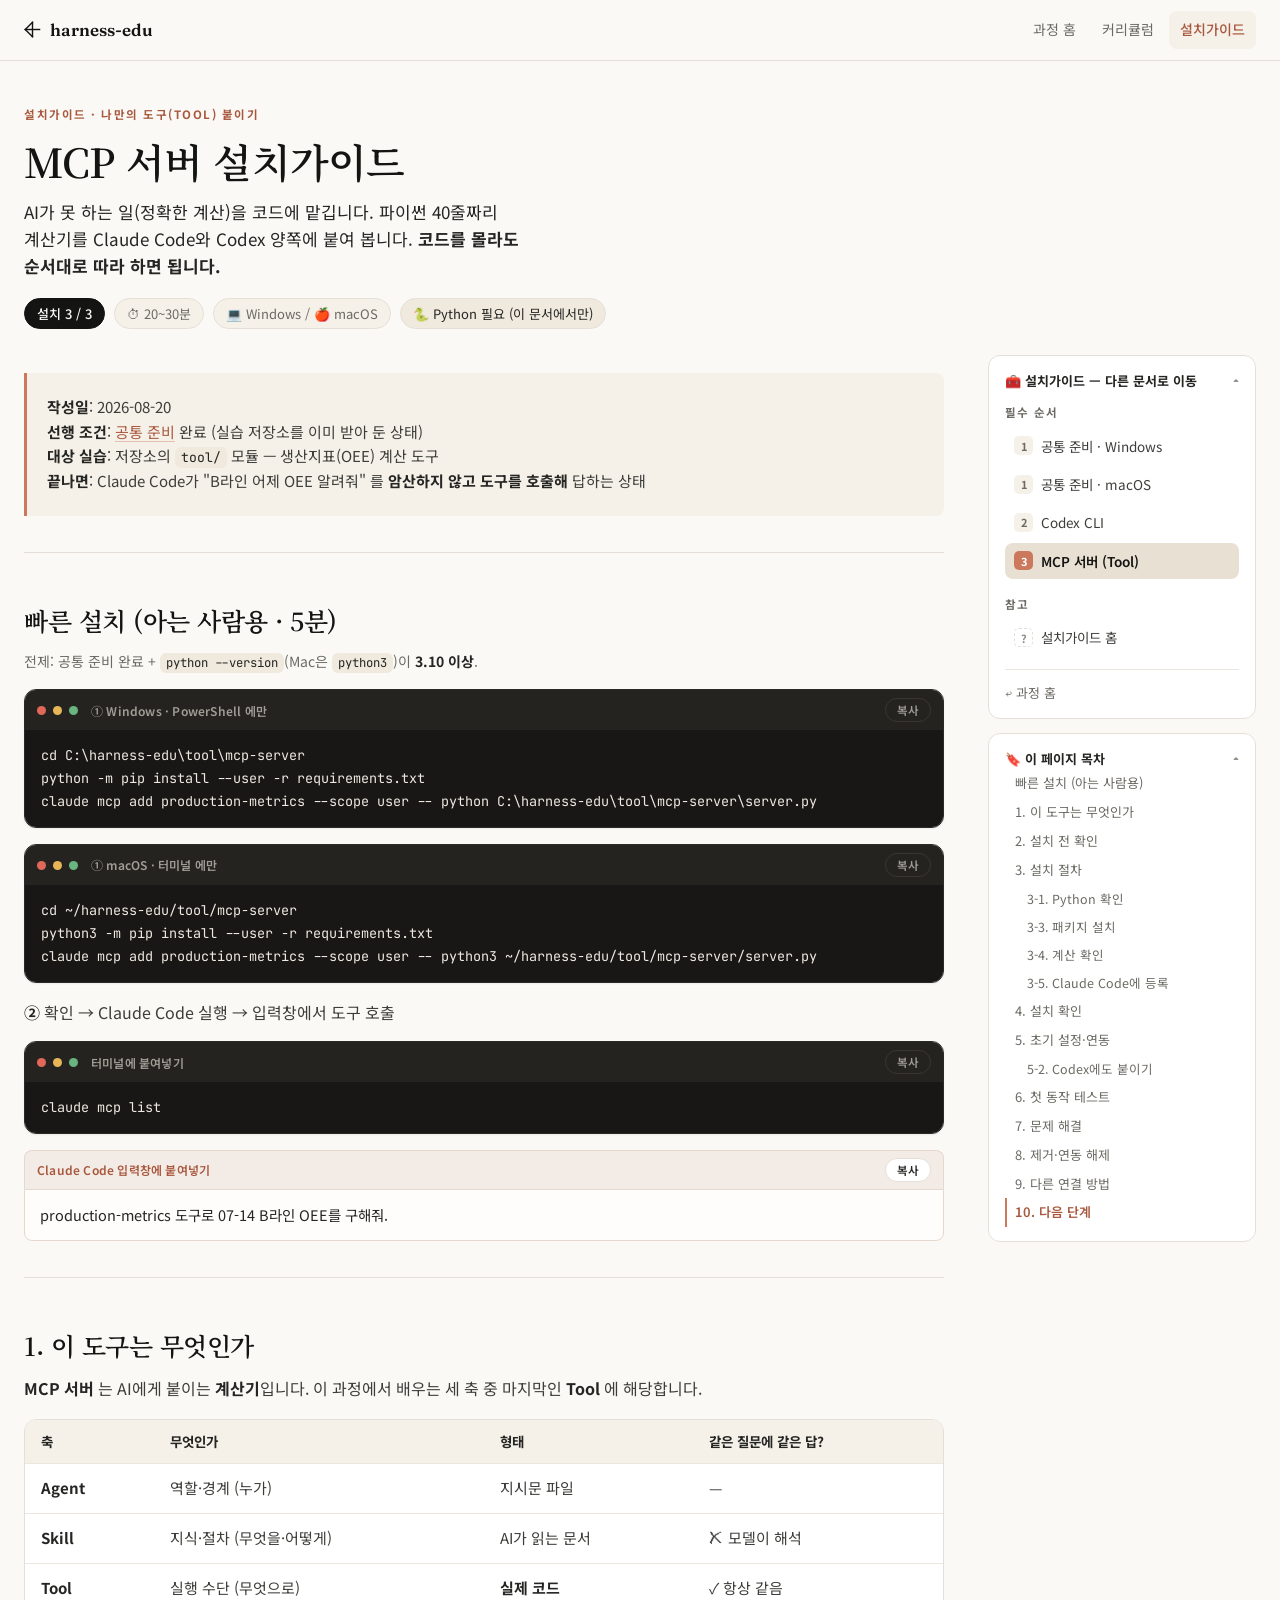
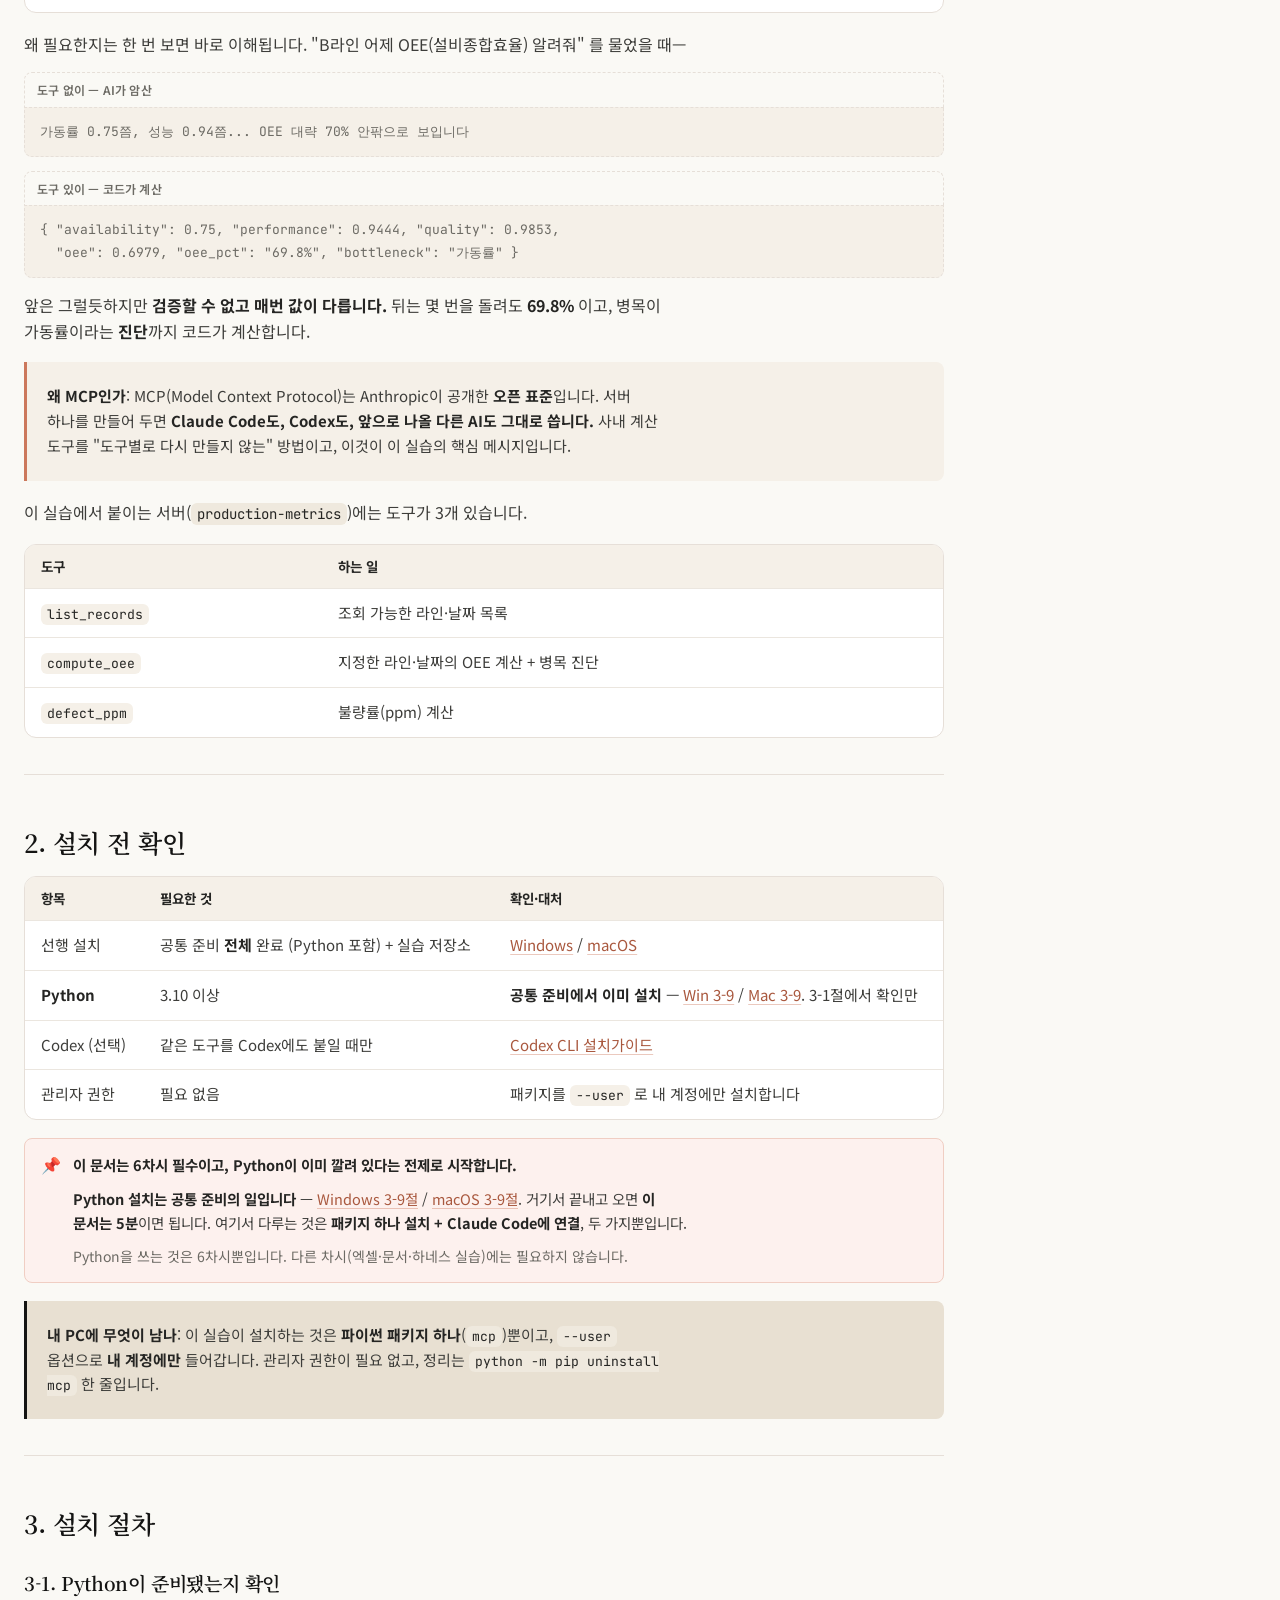
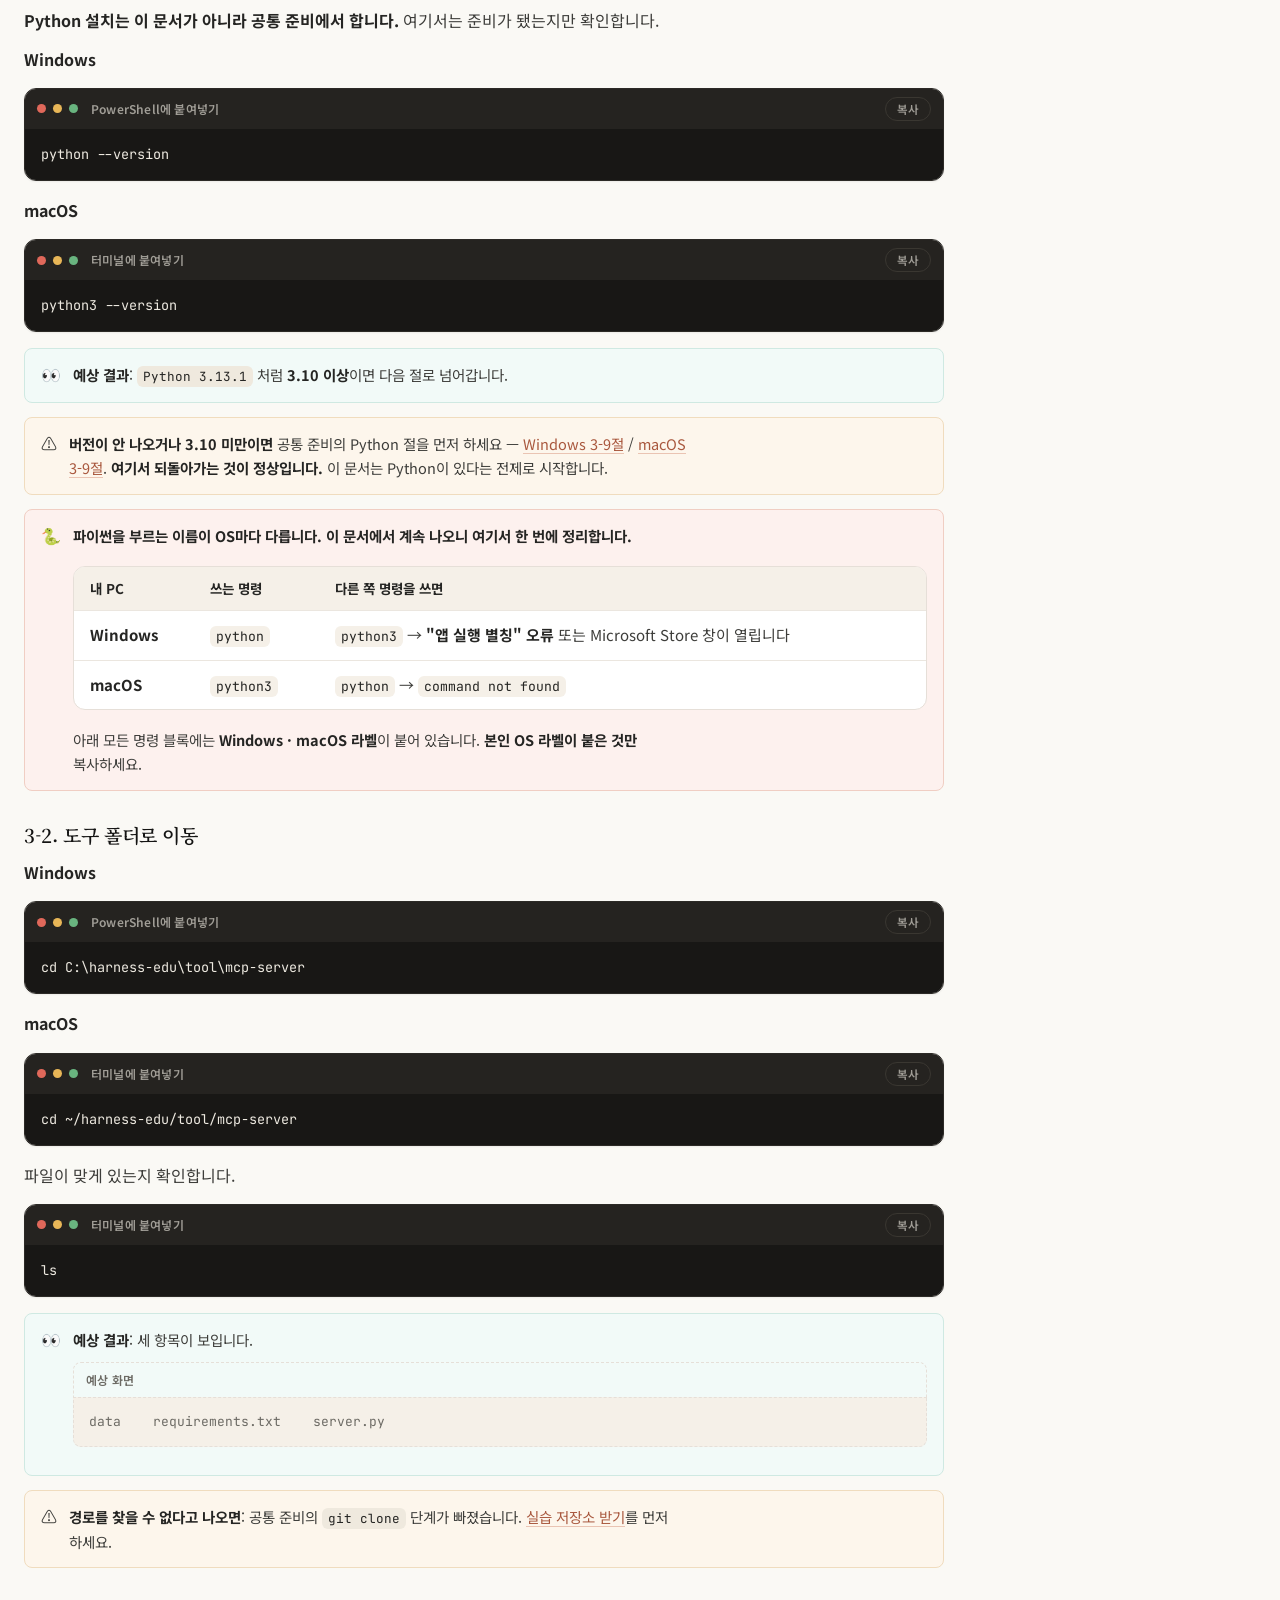
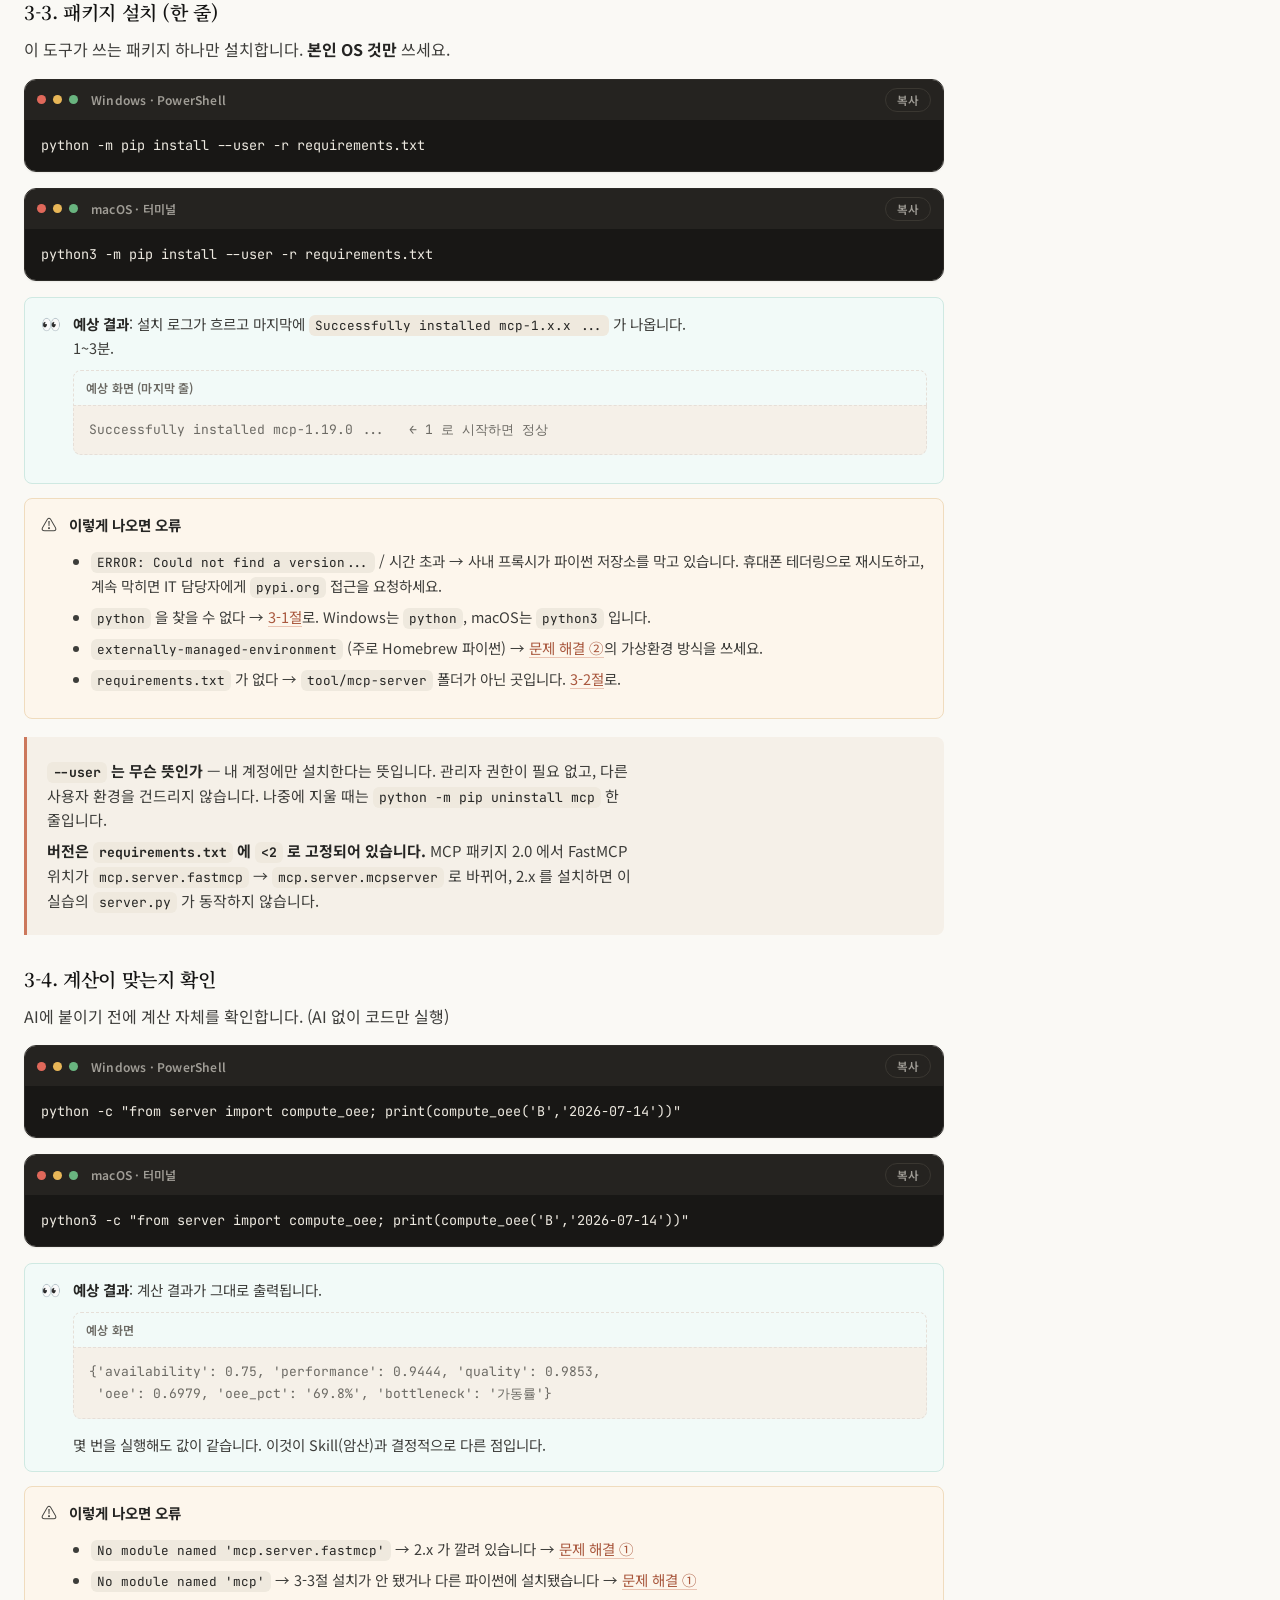
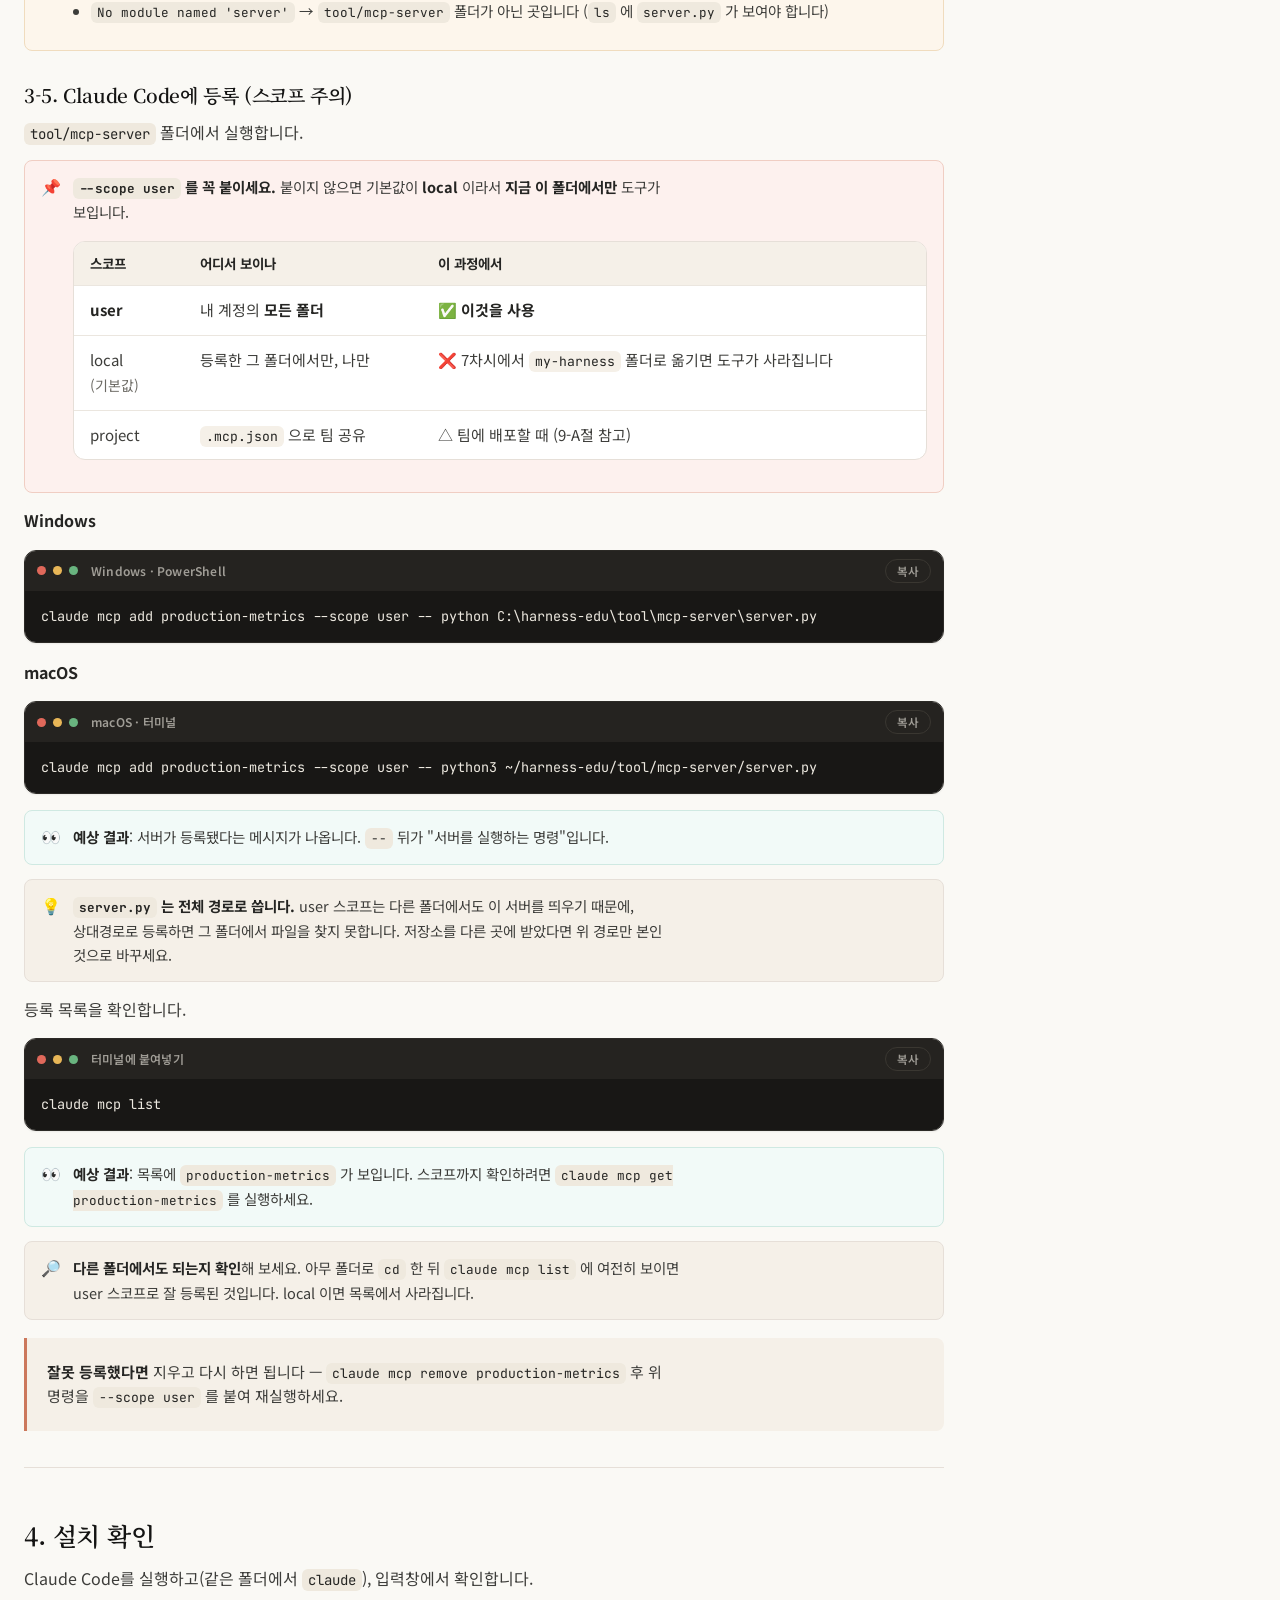
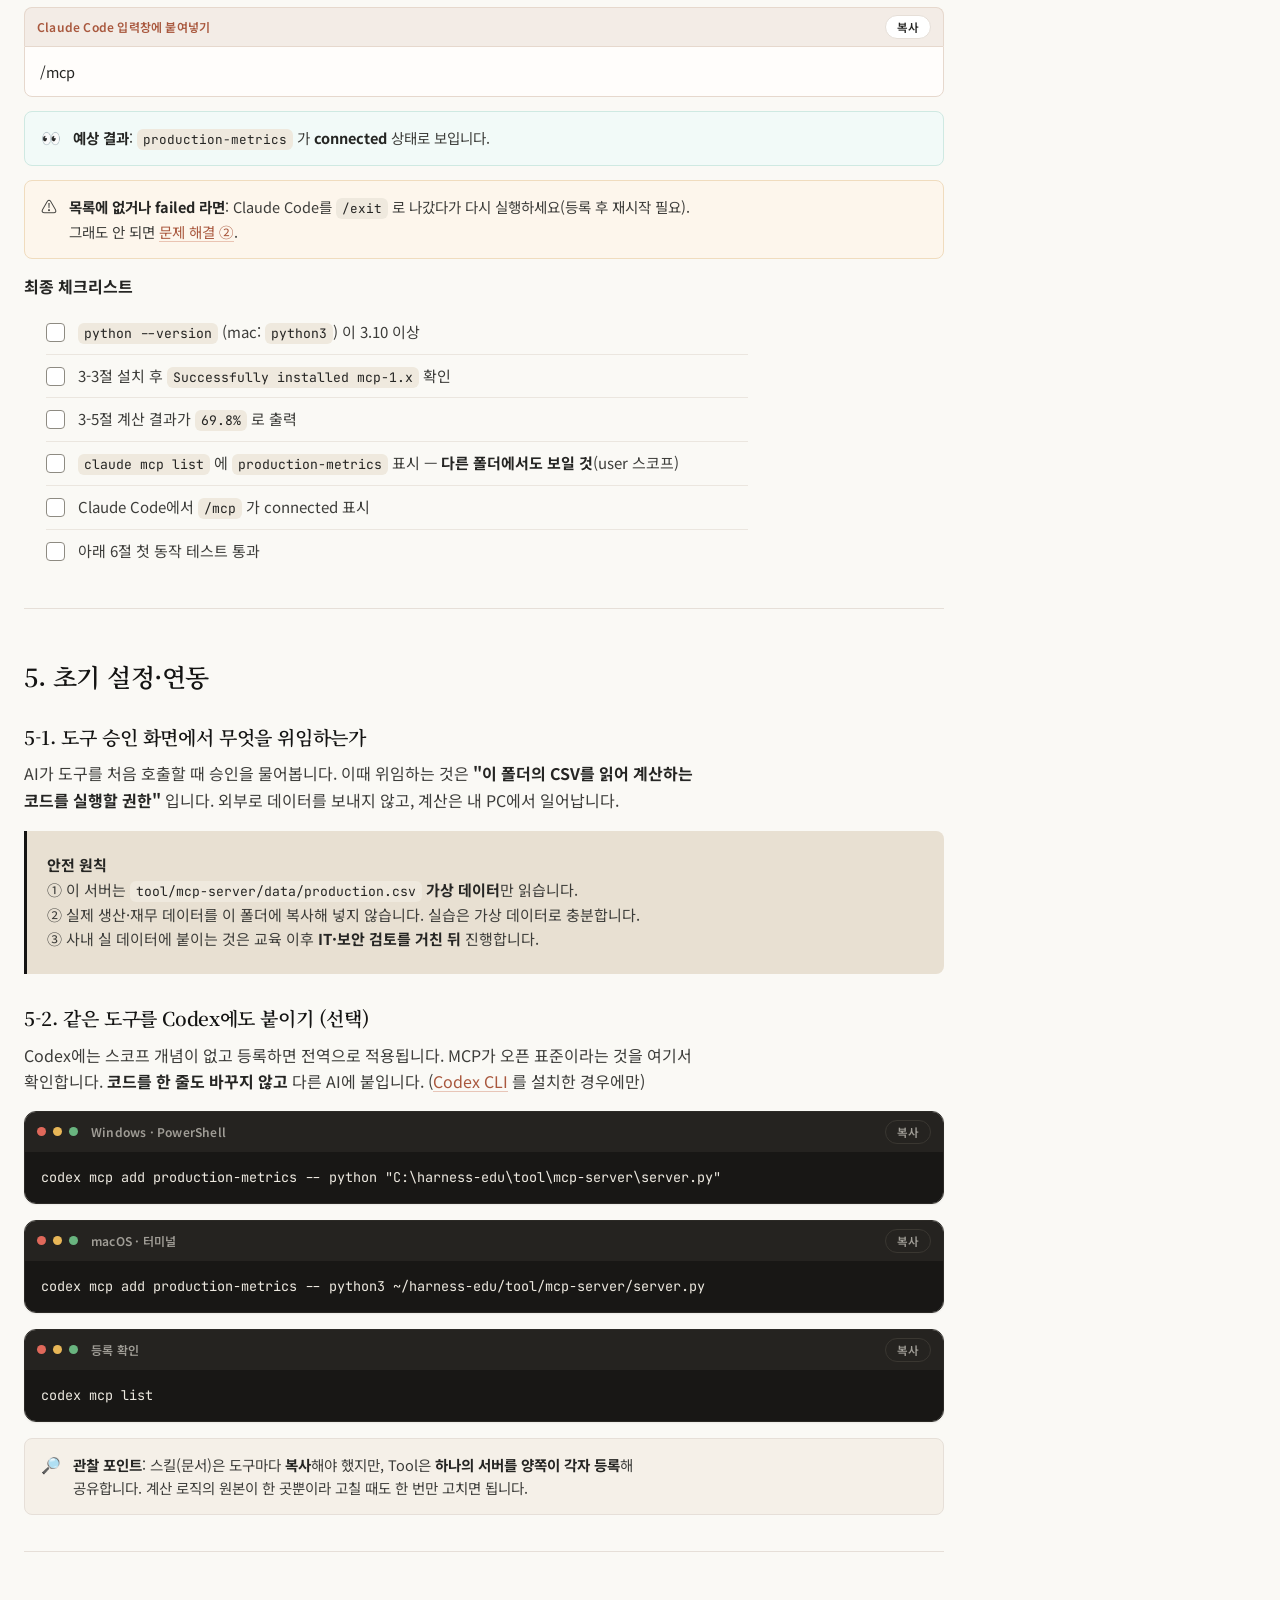
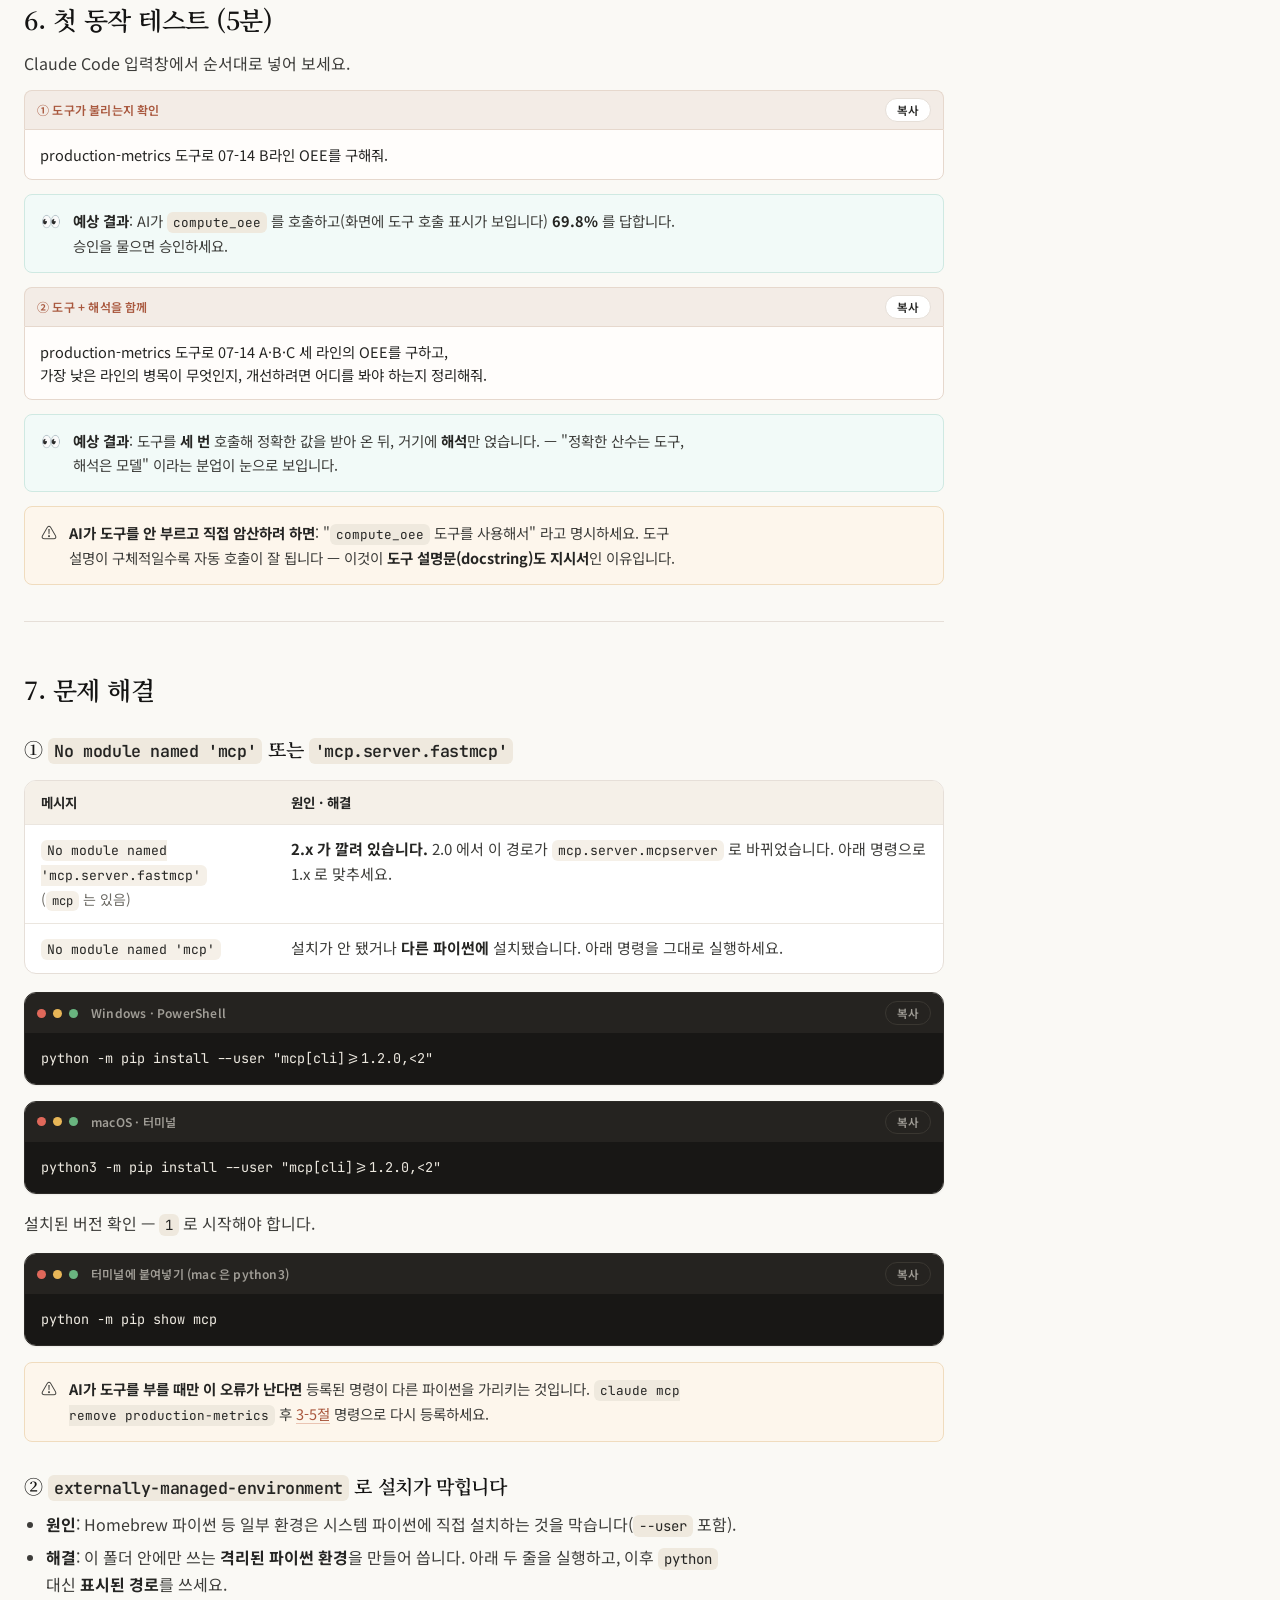
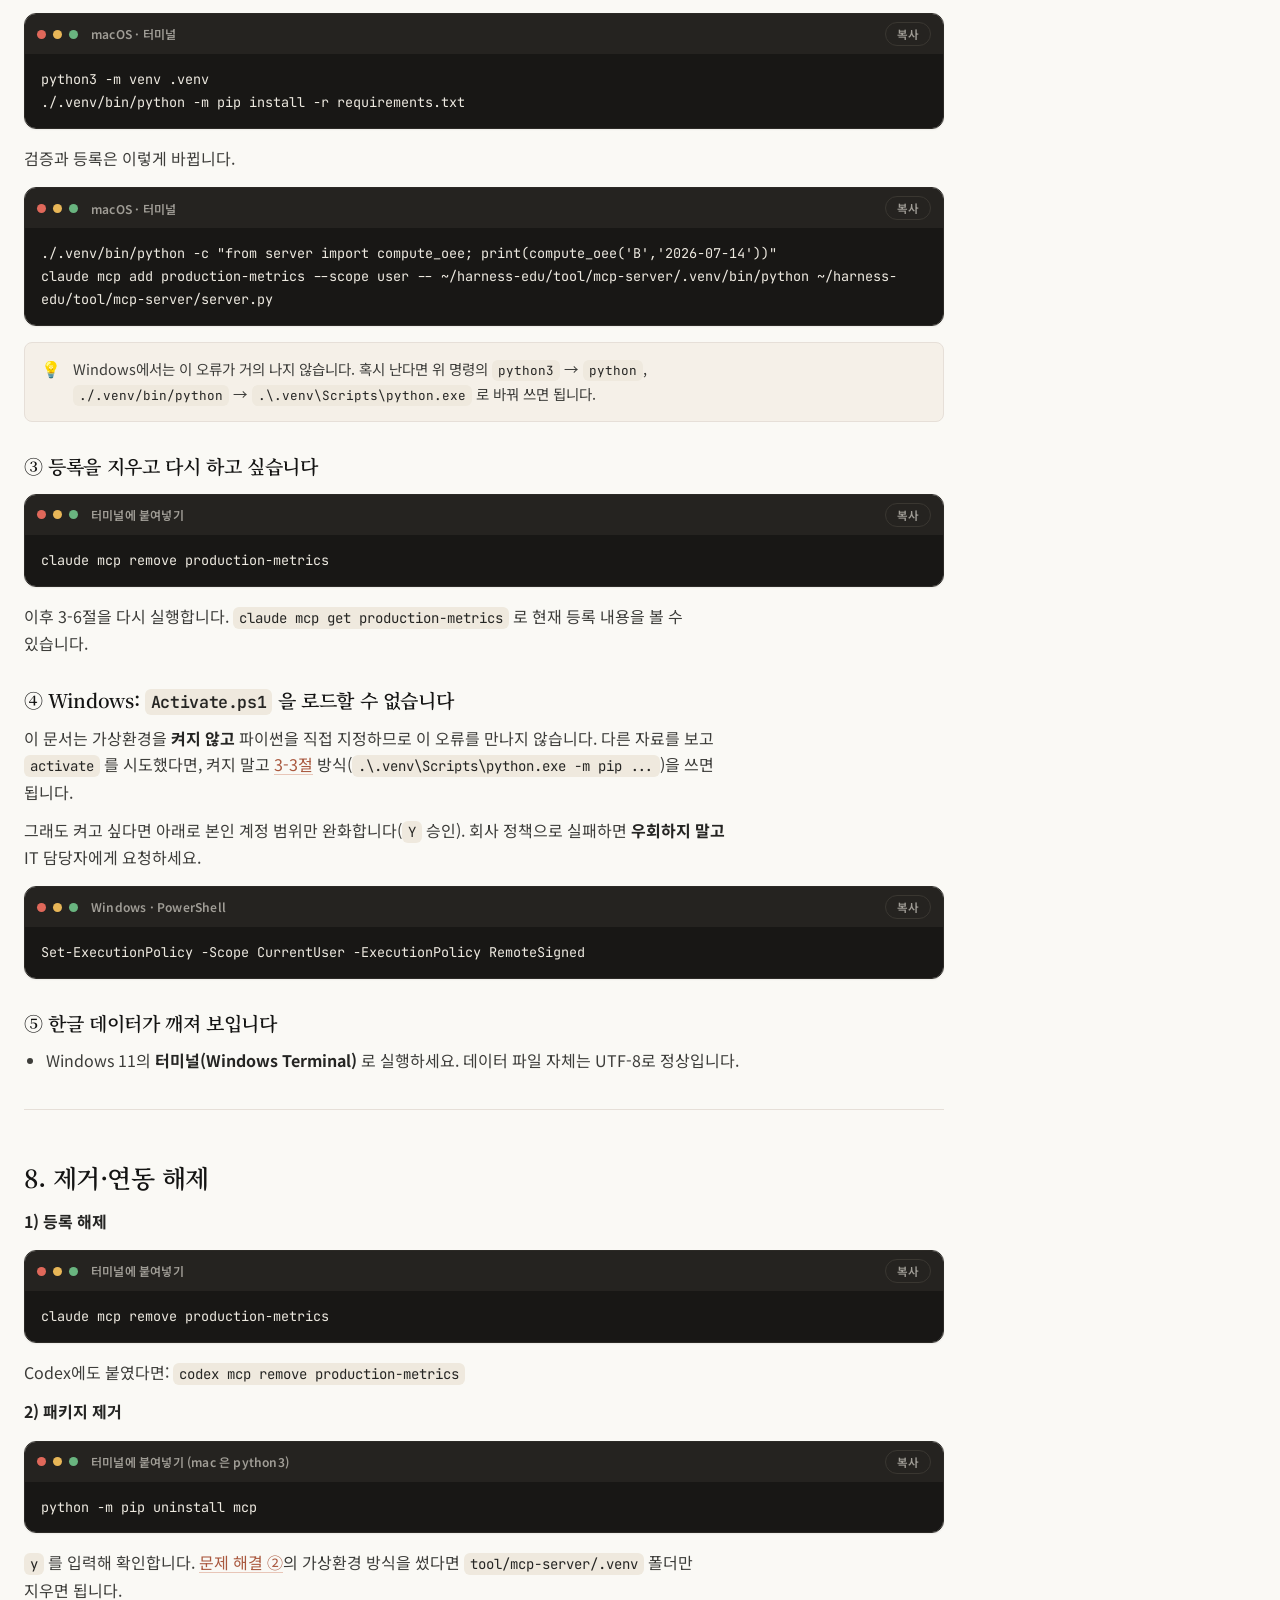
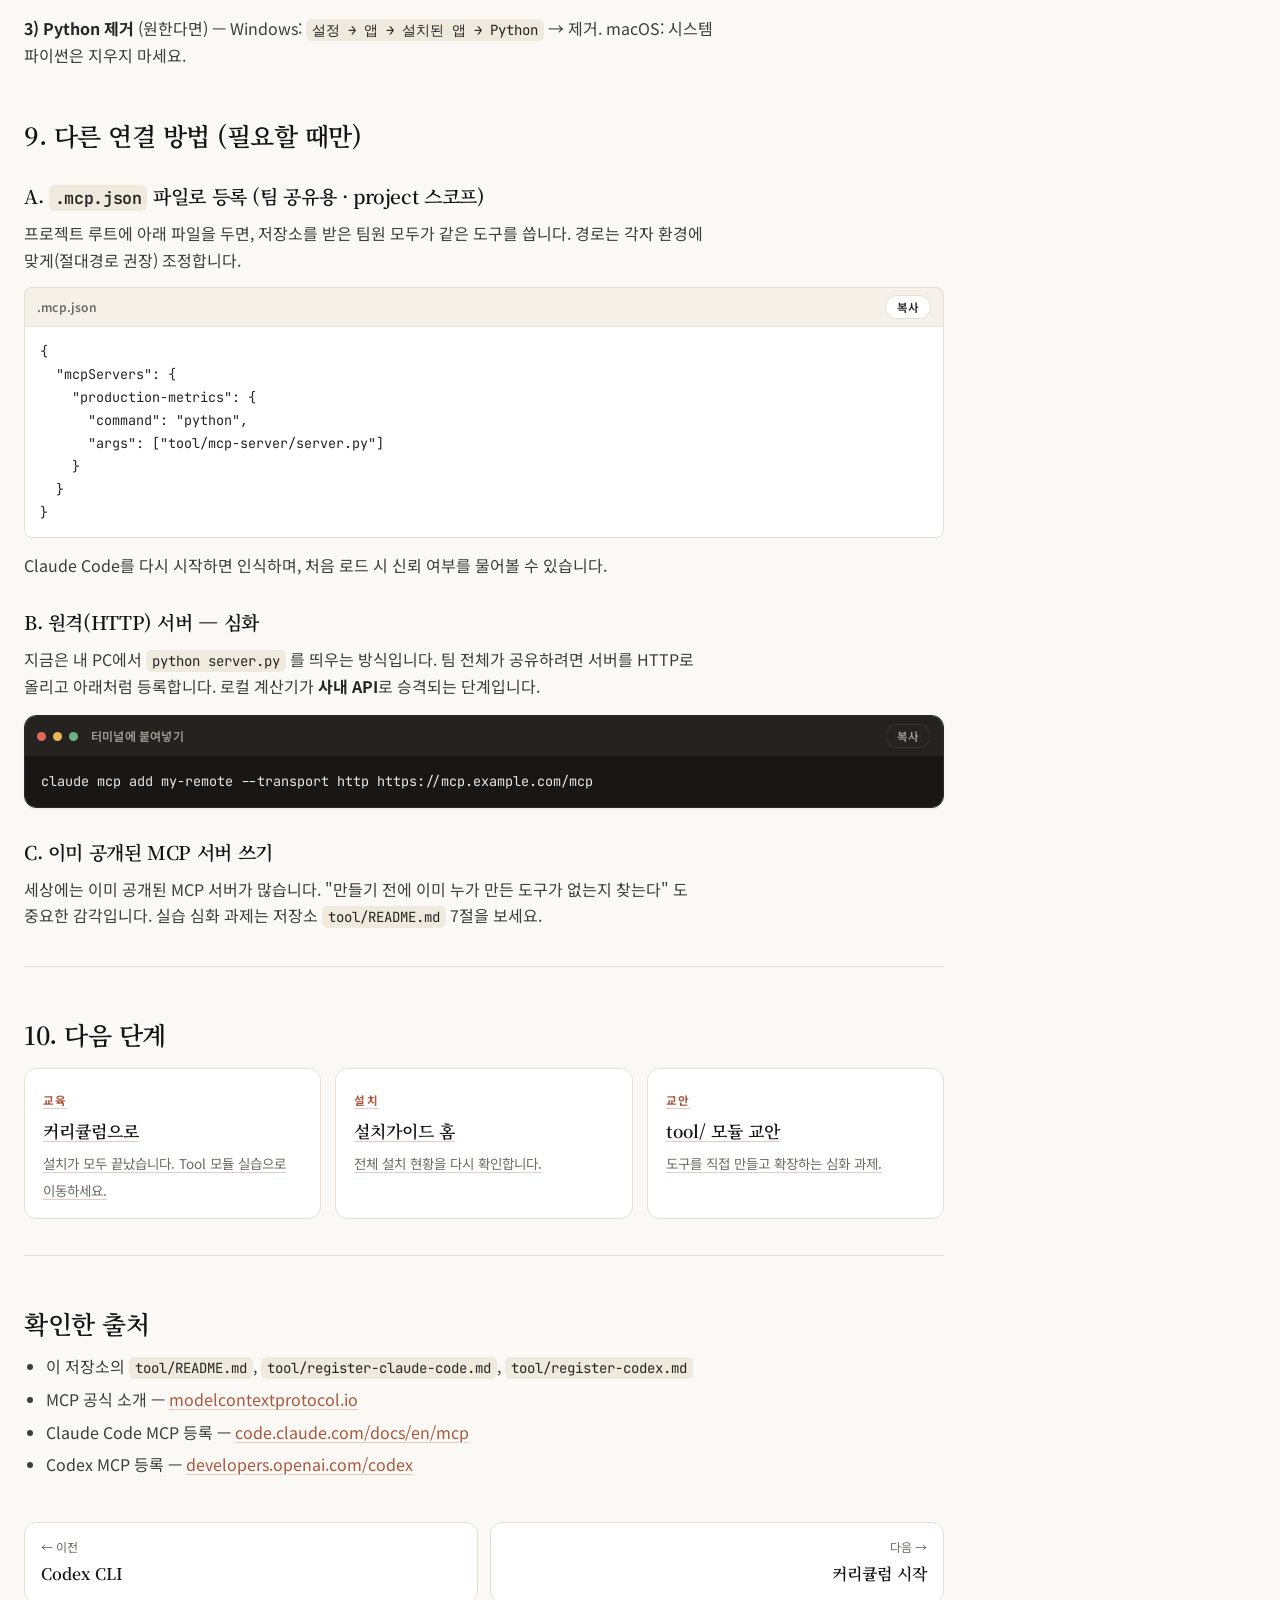
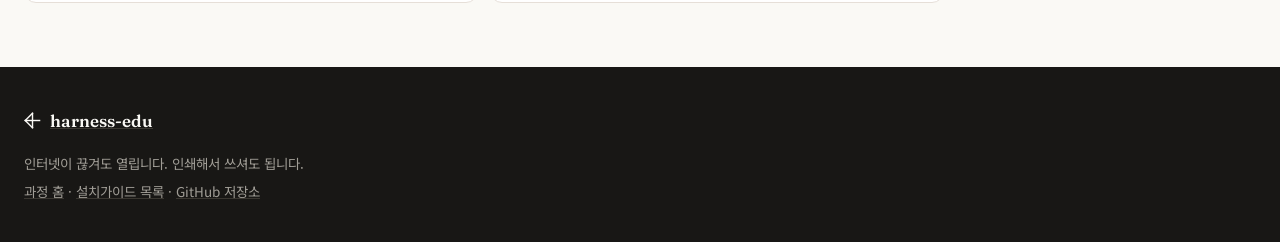
<file: docs/install/mcp-server.html>
<!doctype html>
<html lang="ko">
<head>
<meta charset="utf-8">
<meta name="viewport" content="width=device-width, initial-scale=1">
<title>MCP 서버 설치가이드 — 나만의 도구 붙이기 · harness-edu</title>
<meta name="description" content="파이썬 40줄로 만든 계산 도구(MCP 서버)를 Claude Code와 Codex에 붙입니다. 코드를 몰라도 순서대로 따라 할 수 있습니다.">
<link rel="icon" href="data:image/svg+xml,%3Csvg xmlns='http://www.w3.org/2000/svg' viewBox='0 0 24 24'%3E%3Crect width='24' height='24' fill='%23faf9f5'/%3E%3Cg fill='%23141413'%3E%3Crect x='11' y='1' width='2' height='22'/%3E%3Crect x='1' y='11' width='22' height='2'/%3E%3Crect x='3.8' y='3.8' width='2' height='16.4' transform='rotate(45 12 12)'/%3E%3Crect x='3.8' y='3.8' width='2' height='16.4' transform='rotate(-45 12 12)'/%3E%3C/g%3E%3C/svg%3E">
<link rel="preconnect" href="https://fonts.googleapis.com">
<link rel="preconnect" href="https://fonts.gstatic.com" crossorigin>
<link href="https://fonts.googleapis.com/css2?family=Fraunces:opsz,wght@9..144,400;9..144,600&family=Noto+Sans+KR:wght@400;500;700&family=Noto+Serif+KR:wght@500;600&family=JetBrains+Mono:wght@400;500&display=swap" rel="stylesheet">
<link rel="stylesheet" href="../assets/site.css">
</head>
<body data-page="install-mcp-server">
<a class="skip-link" href="#main">본문으로 건너뛰기</a>

<header class="topnav"><div class="wrap">
  <a class="brand" href="../index.html">
    <span class="spike" aria-hidden="true"><svg viewBox="0 0 24 24"><g fill="#141413"><rect x="11" y="1" width="2" height="22"/><rect x="1" y="11" width="22" height="2"/><rect x="3.8" y="3.8" width="2" height="16.4" transform="rotate(45 12 12)"/><rect x="3.8" y="3.8" width="2" height="16.4" transform="rotate(-45 12 12)"/></g></svg></span>
    <span class="brand-full">harness-edu</span>
  </a>
  <nav aria-label="주요 메뉴">
    <a href="../index.html">과정 홈</a>
    <a href="../index.html#curriculum">커리큘럼</a>
    <a href="index.html" aria-current="page">설치가이드</a>
  </nav>
</div></header>

<div class="wrap page-head">
  <div class="eyebrow">설치가이드 · 나만의 도구(Tool) 붙이기</div>
  <h1>MCP 서버 설치가이드</h1>
  <p class="sub">AI가 못 하는 일(정확한 계산)을 코드에 맡깁니다. 파이썬 40줄짜리 계산기를 Claude Code와 Codex 양쪽에 붙여 봅니다. <strong>코드를 몰라도 순서대로 따라 하면 됩니다.</strong></p>
  <div class="meta">
    <span class="badge">설치 3 / 3</span>
    <span>⏱ 20~30분</span>
    <span>💻 Windows / 🍎 macOS</span>
    <span class="badge-opt">🐍 Python 필요 (이 문서에서만)</span>
  </div>
</div>

<div class="wrap layout">
  <main id="main" class="main-col">
    <article class="prose">

<blockquote>
  <p><strong>작성일</strong>: 2026-08-20<br>
  <strong>선행 조건</strong>: <a href="setup-windows.html">공통 준비</a> 완료 (실습 저장소를 이미 받아 둔 상태)<br>
  <strong>대상 실습</strong>: 저장소의 <code>tool/</code> 모듈 — 생산지표(OEE) 계산 도구<br>
  <strong>끝나면</strong>: Claude Code가 &quot;B라인 어제 OEE 알려줘&quot; 를 <strong>암산하지 않고 도구를 호출해</strong> 답하는 상태</p>
</blockquote>

<hr>

<h2 id="빠른-설치">빠른 설치 (아는 사람용 · 5분)</h2>

<p class="muted">전제: 공통 준비 완료 + <code>python --version</code>(Mac은 <code>python3</code>)이 <strong>3.10 이상</strong>.</p>

<div class="code-card is-term"><div class="terminal"><div class="terminal-bar"><i></i><i></i><i></i><span>① Windows · PowerShell 에만</span><button type="button" class="copy-btn" data-copy>복사</button></div><div class="terminal-body"><pre>cd C:\harness-edu\tool\mcp-server
python -m pip install --user -r requirements.txt
claude mcp add production-metrics --scope user -- python C:\harness-edu\tool\mcp-server\server.py</pre></div></div></div>

<div class="code-card is-term"><div class="terminal"><div class="terminal-bar"><i></i><i></i><i></i><span>① macOS · 터미널 에만</span><button type="button" class="copy-btn" data-copy>복사</button></div><div class="terminal-body"><pre>cd ~/harness-edu/tool/mcp-server
python3 -m pip install --user -r requirements.txt
claude mcp add production-metrics --scope user -- python3 ~/harness-edu/tool/mcp-server/server.py</pre></div></div></div>

<p><strong>②</strong> 확인 → Claude Code 실행 → 입력창에서 도구 호출</p>
<div class="code-card is-term"><div class="terminal"><div class="terminal-bar"><i></i><i></i><i></i><span>터미널에 붙여넣기</span><button type="button" class="copy-btn" data-copy>복사</button></div><div class="terminal-body"><pre>claude mcp list</pre></div></div></div>
<div class="code-card is-prompt"><div class="code-bar"><span class="code-label">Claude Code 입력창에 붙여넣기</span><button type="button" class="copy-btn" data-copy>복사</button></div><pre>production-metrics 도구로 07-14 B라인 OEE를 구해줘.</pre></div>

<hr>

<h2 id="1-이-도구는-무엇인가">1. 이 도구는 무엇인가</h2>

<p><strong>MCP 서버</strong> 는 AI에게 붙이는 <strong>계산기</strong>입니다. 이 과정에서 배우는 세 축 중 마지막인 <strong>Tool</strong> 에 해당합니다.</p>

<div class="table-wrap"><table>
<thead><tr><th>축</th><th>무엇인가</th><th>형태</th><th>같은 질문에 같은 답?</th></tr></thead>
<tbody>
<tr><td><strong>Agent</strong></td><td>역할·경계 (누가)</td><td>지시문 파일</td><td>—</td></tr>
<tr><td><strong>Skill</strong></td><td>지식·절차 (무엇을·어떻게)</td><td>AI가 읽는 문서</td><td>✗ 모델이 해석</td></tr>
<tr><td><strong>Tool</strong></td><td>실행 수단 (무엇으로)</td><td><strong>실제 코드</strong></td><td>✓ 항상 같음</td></tr>
</tbody></table></div>

<p>왜 필요한지는 한 번 보면 바로 이해됩니다. &quot;B라인 어제 OEE(설비종합효율) 알려줘&quot; 를 물었을 때—</p>

<div class="code-card is-out"><div class="code-bar"><span class="code-label">도구 없이 — AI가 암산</span></div><pre>가동률 0.75쯤, 성능 0.94쯤... OEE 대략 70% 안팎으로 보입니다</pre></div>

<div class="code-card is-out"><div class="code-bar"><span class="code-label">도구 있이 — 코드가 계산</span></div><pre>{ "availability": 0.75, "performance": 0.9444, "quality": 0.9853,
  "oee": 0.6979, "oee_pct": "69.8%", "bottleneck": "가동률" }</pre></div>

<p>앞은 그럴듯하지만 <strong>검증할 수 없고 매번 값이 다릅니다.</strong> 뒤는 몇 번을 돌려도 <strong>69.8%</strong> 이고, 병목이 가동률이라는 <strong>진단</strong>까지 코드가 계산합니다.</p>

<blockquote>
  <p><strong>왜 MCP인가</strong>: MCP(Model Context Protocol)는 Anthropic이 공개한 <strong>오픈 표준</strong>입니다. 서버 하나를 만들어 두면 <strong>Claude Code도, Codex도, 앞으로 나올 다른 AI도 그대로 씁니다.</strong> 사내 계산 도구를 &quot;도구별로 다시 만들지 않는&quot; 방법이고, 이것이 이 실습의 핵심 메시지입니다.</p>
</blockquote>

<p>이 실습에서 붙이는 서버(<code>production-metrics</code>)에는 도구가 3개 있습니다.</p>
<div class="table-wrap"><table>
<thead><tr><th>도구</th><th>하는 일</th></tr></thead>
<tbody>
<tr><td><code>list_records</code></td><td>조회 가능한 라인·날짜 목록</td></tr>
<tr><td><code>compute_oee</code></td><td>지정한 라인·날짜의 OEE 계산 + 병목 진단</td></tr>
<tr><td><code>defect_ppm</code></td><td>불량률(ppm) 계산</td></tr>
</tbody></table></div>

<hr>

<h2 id="2-설치-전-확인">2. 설치 전 확인</h2>

<div class="table-wrap"><table>
<thead><tr><th>항목</th><th>필요한 것</th><th>확인·대처</th></tr></thead>
<tbody>
<tr><td>선행 설치</td><td>공통 준비 <strong>전체</strong> 완료 (Python 포함) + 실습 저장소</td><td><a href="setup-windows.html">Windows</a> / <a href="setup-mac.html">macOS</a></td></tr>
<tr><td><strong>Python</strong></td><td>3.10 이상</td><td><strong>공통 준비에서 이미 설치</strong> — <a href="setup-windows.html#3-9-python-설치">Win 3-9</a> / <a href="setup-mac.html#3-9-python-설치">Mac 3-9</a>. 3-1절에서 확인만</td></tr>
<tr><td>Codex (선택)</td><td>같은 도구를 Codex에도 붙일 때만</td><td><a href="codex.html">Codex CLI 설치가이드</a></td></tr>
<tr><td>관리자 권한</td><td>필요 없음</td><td>패키지를 <code>--user</code> 로 내 계정에만 설치합니다</td></tr>
</tbody></table></div>

<section class="callout callout-stop"><span class="callout-icon" aria-hidden="true">📌</span><div class="callout-body">
<p><strong>이 문서는 6차시 필수이고, Python이 이미 깔려 있다는 전제로 시작합니다.</strong></p>
<p><strong>Python 설치는 공통 준비의 일입니다</strong> — <a href="setup-windows.html#3-9-python-설치">Windows 3-9절</a> / <a href="setup-mac.html#3-9-python-설치">macOS 3-9절</a>. 거기서 끝내고 오면 <strong>이 문서는 5분</strong>이면 됩니다. 여기서 다루는 것은 <strong>패키지 하나 설치 + Claude Code에 연결</strong>, 두 가지뿐입니다.</p>
<p class="muted">Python을 쓰는 것은 6차시뿐입니다. 다른 차시(엑셀·문서·하네스 실습)에는 필요하지 않습니다.</p>
</div></section>

<blockquote class="rule">
  <p><strong>내 PC에 무엇이 남나</strong>: 이 실습이 설치하는 것은 <strong>파이썬 패키지 하나</strong>(<code>mcp</code>)뿐이고, <code>--user</code> 옵션으로 <strong>내 계정에만</strong> 들어갑니다. 관리자 권한이 필요 없고, 정리는 <code>python -m pip uninstall mcp</code> 한 줄입니다.</p>
</blockquote>

<hr>

<h2 id="3-설치-절차">3. 설치 절차</h2>

<h3 id="3-1-python-확인">3-1. Python이 준비됐는지 확인</h3>

<p><strong>Python 설치는 이 문서가 아니라 공통 준비에서 합니다.</strong> 여기서는 준비가 됐는지만 확인합니다.</p>

<p><strong>Windows</strong></p>
<div class="code-card is-term"><div class="terminal"><div class="terminal-bar"><i></i><i></i><i></i><span>PowerShell에 붙여넣기</span><button type="button" class="copy-btn" data-copy>복사</button></div><div class="terminal-body"><pre>python --version</pre></div></div></div>

<p><strong>macOS</strong></p>
<div class="code-card is-term"><div class="terminal"><div class="terminal-bar"><i></i><i></i><i></i><span>터미널에 붙여넣기</span><button type="button" class="copy-btn" data-copy>복사</button></div><div class="terminal-body"><pre>python3 --version</pre></div></div></div>

<section class="callout callout-expect"><span class="callout-icon" aria-hidden="true">👀</span><div class="callout-body"><p><strong>예상 결과</strong>: <code>Python 3.13.1</code> 처럼 <strong>3.10 이상</strong>이면 다음 절로 넘어갑니다.</p></div></section>

<section class="callout callout-warn"><span class="callout-icon" aria-hidden="true">⚠️</span><div class="callout-body"><p><strong>버전이 안 나오거나 3.10 미만이면</strong> 공통 준비의 Python 절을 먼저 하세요 — <a href="setup-windows.html#3-9-python-설치">Windows 3-9절</a> / <a href="setup-mac.html#3-9-python-설치">macOS 3-9절</a>. <strong>여기서 되돌아가는 것이 정상입니다.</strong> 이 문서는 Python이 있다는 전제로 시작합니다.</p></div></section>

<section class="callout callout-stop"><span class="callout-icon" aria-hidden="true">🐍</span><div class="callout-body">
<p><strong>파이썬을 부르는 이름이 OS마다 다릅니다. 이 문서에서 계속 나오니 여기서 한 번에 정리합니다.</strong></p>
<div class="table-wrap"><table>
<thead><tr><th style="width:120px">내 PC</th><th>쓰는 명령</th><th>다른 쪽 명령을 쓰면</th></tr></thead>
<tbody>
<tr><td><strong>Windows</strong></td><td><code>python</code></td><td><code>python3</code> → <strong>&quot;앱 실행 별칭&quot; 오류</strong> 또는 Microsoft Store 창이 열립니다</td></tr>
<tr><td><strong>macOS</strong></td><td><code>python3</code></td><td><code>python</code> → <code>command not found</code></td></tr>
</tbody></table></div>
<p>아래 모든 명령 블록에는 <strong>Windows · macOS 라벨</strong>이 붙어 있습니다. <strong>본인 OS 라벨이 붙은 것만</strong> 복사하세요.</p>
</div></section>

<h3 id="3-2-실습-폴더로-이동">3-2. 도구 폴더로 이동</h3>

<p><strong>Windows</strong></p>
<div class="code-card is-term"><div class="terminal"><div class="terminal-bar"><i></i><i></i><i></i><span>PowerShell에 붙여넣기</span><button type="button" class="copy-btn" data-copy>복사</button></div><div class="terminal-body"><pre>cd C:\harness-edu\tool\mcp-server</pre></div></div></div>

<p><strong>macOS</strong></p>
<div class="code-card is-term"><div class="terminal"><div class="terminal-bar"><i></i><i></i><i></i><span>터미널에 붙여넣기</span><button type="button" class="copy-btn" data-copy>복사</button></div><div class="terminal-body"><pre>cd ~/harness-edu/tool/mcp-server</pre></div></div></div>

<p>파일이 맞게 있는지 확인합니다.</p>
<div class="code-card is-term"><div class="terminal"><div class="terminal-bar"><i></i><i></i><i></i><span>터미널에 붙여넣기</span><button type="button" class="copy-btn" data-copy>복사</button></div><div class="terminal-body"><pre>ls</pre></div></div></div>

<section class="callout callout-expect"><span class="callout-icon" aria-hidden="true">👀</span><div class="callout-body">
<p><strong>예상 결과</strong>: 세 항목이 보입니다.</p>
<div class="code-card is-out"><div class="code-bar"><span class="code-label">예상 화면</span></div><pre>data    requirements.txt    server.py</pre></div>
</div></section>

<section class="callout callout-warn"><span class="callout-icon" aria-hidden="true">⚠️</span><div class="callout-body"><p><strong>경로를 찾을 수 없다고 나오면</strong>: 공통 준비의 <code>git clone</code> 단계가 빠졌습니다. <a href="setup-windows.html#3-6-실습-저장소-받기">실습 저장소 받기</a>를 먼저 하세요.</p></div></section>

<h3 id="3-3-도구-준비">3-3. 패키지 설치 (한 줄)</h3>

<p>이 도구가 쓰는 패키지 하나만 설치합니다. <strong>본인 OS 것만</strong> 쓰세요.</p>

<div class="code-card is-term"><div class="terminal"><div class="terminal-bar"><i></i><i></i><i></i><span>Windows · PowerShell</span><button type="button" class="copy-btn" data-copy>복사</button></div><div class="terminal-body"><pre>python -m pip install --user -r requirements.txt</pre></div></div></div>

<div class="code-card is-term"><div class="terminal"><div class="terminal-bar"><i></i><i></i><i></i><span>macOS · 터미널</span><button type="button" class="copy-btn" data-copy>복사</button></div><div class="terminal-body"><pre>python3 -m pip install --user -r requirements.txt</pre></div></div></div>

<section class="callout callout-expect"><span class="callout-icon" aria-hidden="true">👀</span><div class="callout-body">
<p><strong>예상 결과</strong>: 설치 로그가 흐르고 마지막에 <code>Successfully installed mcp-1.x.x ...</code> 가 나옵니다. 1~3분.</p>
<div class="code-card is-out"><div class="code-bar"><span class="code-label">예상 화면 (마지막 줄)</span></div><pre>Successfully installed mcp-1.19.0 ...   ← 1 로 시작하면 정상</pre></div>
</div></section>

<section class="callout callout-warn"><span class="callout-icon" aria-hidden="true">⚠️</span><div class="callout-body">
<p><strong>이렇게 나오면 오류</strong></p>
<ul>
<li><code>ERROR: Could not find a version...</code> / 시간 초과 → 사내 프록시가 파이썬 저장소를 막고 있습니다. 휴대폰 테더링으로 재시도하고, 계속 막히면 IT 담당자에게 <code>pypi.org</code> 접근을 요청하세요.</li>
<li><code>python</code> 을 찾을 수 없다 → <a href="#3-1-python-확인">3-1절</a>로. Windows는 <code>python</code>, macOS는 <code>python3</code> 입니다.</li>
<li><code>externally-managed-environment</code> (주로 Homebrew 파이썬) → <a href="#문제-2">문제 해결 ②</a>의 가상환경 방식을 쓰세요.</li>
<li><code>requirements.txt</code> 가 없다 → <code>tool/mcp-server</code> 폴더가 아닌 곳입니다. <a href="#3-2-실습-폴더로-이동">3-2절</a>로.</li>
</ul>
</div></section>

<blockquote>
  <p><strong><code>--user</code> 는 무슨 뜻인가</strong> — 내 계정에만 설치한다는 뜻입니다. 관리자 권한이 필요 없고, 다른 사용자 환경을 건드리지 않습니다. 나중에 지울 때는 <code>python -m pip uninstall mcp</code> 한 줄입니다.</p>
  <p><strong>버전은 <code>requirements.txt</code> 에 <code>&lt;2</code> 로 고정되어 있습니다.</strong> MCP 패키지 2.0 에서 FastMCP 위치가 <code>mcp.server.fastmcp</code> → <code>mcp.server.mcpserver</code> 로 바뀌어, 2.x 를 설치하면 이 실습의 <code>server.py</code> 가 동작하지 않습니다.</p>
</blockquote>

<h3 id="3-4-계산-확인">3-4. 계산이 맞는지 확인</h3>

<p>AI에 붙이기 전에 계산 자체를 확인합니다. (AI 없이 코드만 실행)</p>

<div class="code-card is-term"><div class="terminal"><div class="terminal-bar"><i></i><i></i><i></i><span>Windows · PowerShell</span><button type="button" class="copy-btn" data-copy>복사</button></div><div class="terminal-body"><pre>python -c "from server import compute_oee; print(compute_oee('B','2026-07-14'))"</pre></div></div></div>

<div class="code-card is-term"><div class="terminal"><div class="terminal-bar"><i></i><i></i><i></i><span>macOS · 터미널</span><button type="button" class="copy-btn" data-copy>복사</button></div><div class="terminal-body"><pre>python3 -c "from server import compute_oee; print(compute_oee('B','2026-07-14'))"</pre></div></div></div>

<section class="callout callout-expect"><span class="callout-icon" aria-hidden="true">👀</span><div class="callout-body">
<p><strong>예상 결과</strong>: 계산 결과가 그대로 출력됩니다.</p>
<div class="code-card is-out"><div class="code-bar"><span class="code-label">예상 화면</span></div><pre>{'availability': 0.75, 'performance': 0.9444, 'quality': 0.9853,
 'oee': 0.6979, 'oee_pct': '69.8%', 'bottleneck': '가동률'}</pre></div>
<p>몇 번을 실행해도 값이 같습니다. 이것이 Skill(암산)과 결정적으로 다른 점입니다.</p>
</div></section>

<section class="callout callout-warn"><span class="callout-icon" aria-hidden="true">⚠️</span><div class="callout-body">
<p><strong>이렇게 나오면 오류</strong></p>
<ul>
<li><code>No module named 'mcp.server.fastmcp'</code> → 2.x 가 깔려 있습니다 → <a href="#문제-1">문제 해결 ①</a></li>
<li><code>No module named 'mcp'</code> → 3-3절 설치가 안 됐거나 다른 파이썬에 설치됐습니다 → <a href="#문제-1">문제 해결 ①</a></li>
<li><code>No module named 'server'</code> → <code>tool/mcp-server</code> 폴더가 아닌 곳입니다 (<code>ls</code> 에 <code>server.py</code> 가 보여야 합니다)</li>
</ul>
</div></section>

<h3 id="3-5-claude-code에-등록">3-5. Claude Code에 등록 (스코프 주의)</h3>

<p><code>tool/mcp-server</code> 폴더에서 실행합니다.</p>

<section class="callout callout-stop"><span class="callout-icon" aria-hidden="true">📌</span><div class="callout-body">
<p><strong><code>--scope user</code> 를 꼭 붙이세요.</strong> 붙이지 않으면 기본값이 <strong>local</strong> 이라서 <strong>지금 이 폴더에서만</strong> 도구가 보입니다.</p>
<div class="table-wrap"><table>
<thead><tr><th style="width:110px">스코프</th><th>어디서 보이나</th><th>이 과정에서</th></tr></thead>
<tbody>
<tr><td><strong>user</strong></td><td>내 계정의 <strong>모든 폴더</strong></td><td><strong>✅ 이것을 사용</strong></td></tr>
<tr><td>local <span class="muted">(기본값)</span></td><td>등록한 그 폴더에서만, 나만</td><td>❌ 7차시에서 <code>my-harness</code> 폴더로 옮기면 도구가 사라집니다</td></tr>
<tr><td>project</td><td><code>.mcp.json</code> 으로 팀 공유</td><td>△ 팀에 배포할 때 (9-A절 참고)</td></tr>
</tbody></table></div>
</div></section>

<p><strong>Windows</strong></p>
<div class="code-card is-term"><div class="terminal"><div class="terminal-bar"><i></i><i></i><i></i><span>Windows · PowerShell</span><button type="button" class="copy-btn" data-copy>복사</button></div><div class="terminal-body"><pre>claude mcp add production-metrics --scope user -- python C:\harness-edu\tool\mcp-server\server.py</pre></div></div></div>

<p><strong>macOS</strong></p>
<div class="code-card is-term"><div class="terminal"><div class="terminal-bar"><i></i><i></i><i></i><span>macOS · 터미널</span><button type="button" class="copy-btn" data-copy>복사</button></div><div class="terminal-body"><pre>claude mcp add production-metrics --scope user -- python3 ~/harness-edu/tool/mcp-server/server.py</pre></div></div></div>

<section class="callout callout-expect"><span class="callout-icon" aria-hidden="true">👀</span><div class="callout-body"><p><strong>예상 결과</strong>: 서버가 등록됐다는 메시지가 나옵니다. <code>--</code> 뒤가 &quot;서버를 실행하는 명령&quot;입니다.</p></div></section>

<section class="callout callout-tip"><span class="callout-icon" aria-hidden="true">💡</span><div class="callout-body"><p><strong><code>server.py</code> 는 전체 경로로 씁니다.</strong> user 스코프는 다른 폴더에서도 이 서버를 띄우기 때문에, 상대경로로 등록하면 그 폴더에서 파일을 찾지 못합니다. 저장소를 다른 곳에 받았다면 위 경로만 본인 것으로 바꾸세요.</p></div></section>

<p>등록 목록을 확인합니다.</p>
<div class="code-card is-term"><div class="terminal"><div class="terminal-bar"><i></i><i></i><i></i><span>터미널에 붙여넣기</span><button type="button" class="copy-btn" data-copy>복사</button></div><div class="terminal-body"><pre>claude mcp list</pre></div></div></div>

<section class="callout callout-expect"><span class="callout-icon" aria-hidden="true">👀</span><div class="callout-body"><p><strong>예상 결과</strong>: 목록에 <code>production-metrics</code> 가 보입니다. 스코프까지 확인하려면 <code>claude mcp get production-metrics</code> 를 실행하세요.</p></div></section>

<section class="callout callout-tip"><span class="callout-icon" aria-hidden="true">🔎</span><div class="callout-body"><p><strong>다른 폴더에서도 되는지 확인</strong>해 보세요. 아무 폴더로 <code>cd</code> 한 뒤 <code>claude mcp list</code> 에 여전히 보이면 user 스코프로 잘 등록된 것입니다. local 이면 목록에서 사라집니다.</p></div></section>

<blockquote>
  <p><strong>잘못 등록했다면</strong> 지우고 다시 하면 됩니다 — <code>claude mcp remove production-metrics</code> 후 위 명령을 <code>--scope user</code> 를 붙여 재실행하세요.</p>
</blockquote>

<hr>

<h2 id="4-설치-확인">4. 설치 확인</h2>

<p>Claude Code를 실행하고(같은 폴더에서 <code>claude</code>), 입력창에서 확인합니다.</p>

<div class="code-card is-prompt"><div class="code-bar"><span class="code-label">Claude Code 입력창에 붙여넣기</span><button type="button" class="copy-btn" data-copy>복사</button></div><pre>/mcp</pre></div>

<section class="callout callout-expect"><span class="callout-icon" aria-hidden="true">👀</span><div class="callout-body"><p><strong>예상 결과</strong>: <code>production-metrics</code> 가 <strong>connected</strong> 상태로 보입니다.</p></div></section>

<section class="callout callout-warn"><span class="callout-icon" aria-hidden="true">⚠️</span><div class="callout-body"><p><strong>목록에 없거나 failed 라면</strong>: Claude Code를 <code>/exit</code> 로 나갔다가 다시 실행하세요(등록 후 재시작 필요). 그래도 안 되면 <a href="#문제-2">문제 해결 ②</a>.</p></div></section>

<p><strong>최종 체크리스트</strong></p>
<ul class="checklist">
<li><code>python --version</code> (mac: <code>python3</code>) 이 3.10 이상</li>
<li>3-3절 설치 후 <code>Successfully installed mcp-1.x</code> 확인</li>
<li>3-5절 계산 결과가 <code>69.8%</code> 로 출력</li>
<li><code>claude mcp list</code> 에 <code>production-metrics</code> 표시 — <strong>다른 폴더에서도 보일 것</strong>(user 스코프)</li>
<li>Claude Code에서 <code>/mcp</code> 가 connected 표시</li>
<li>아래 6절 첫 동작 테스트 통과</li>
</ul>

<hr>

<h2 id="5-초기-설정연동">5. 초기 설정·연동</h2>

<h3 id="5-1-무엇을-위임하는가">5-1. 도구 승인 화면에서 무엇을 위임하는가</h3>

<p>AI가 도구를 처음 호출할 때 승인을 물어봅니다. 이때 위임하는 것은 <strong>&quot;이 폴더의 CSV를 읽어 계산하는 코드를 실행할 권한&quot;</strong> 입니다. 외부로 데이터를 보내지 않고, 계산은 내 PC에서 일어납니다.</p>

<blockquote class="rule">
  <p><strong>안전 원칙</strong><br>
  ① 이 서버는 <code>tool/mcp-server/data/production.csv</code> <strong>가상 데이터</strong>만 읽습니다.<br>
  ② 실제 생산·재무 데이터를 이 폴더에 복사해 넣지 않습니다. 실습은 가상 데이터로 충분합니다.<br>
  ③ 사내 실 데이터에 붙이는 것은 교육 이후 <strong>IT·보안 검토를 거친 뒤</strong> 진행합니다.</p>
</blockquote>

<h3 id="5-2-codex에도-붙이기">5-2. 같은 도구를 Codex에도 붙이기 (선택)</h3>

<p>Codex에는 스코프 개념이 없고 등록하면 전역으로 적용됩니다. MCP가 오픈 표준이라는 것을 여기서 확인합니다. <strong>코드를 한 줄도 바꾸지 않고</strong> 다른 AI에 붙입니다. (<a href="codex.html">Codex CLI</a> 를 설치한 경우에만)</p>

<div class="code-card is-term"><div class="terminal"><div class="terminal-bar"><i></i><i></i><i></i><span>Windows · PowerShell</span><button type="button" class="copy-btn" data-copy>복사</button></div><div class="terminal-body"><pre>codex mcp add production-metrics -- python "C:\harness-edu\tool\mcp-server\server.py"</pre></div></div></div>

<div class="code-card is-term"><div class="terminal"><div class="terminal-bar"><i></i><i></i><i></i><span>macOS · 터미널</span><button type="button" class="copy-btn" data-copy>복사</button></div><div class="terminal-body"><pre>codex mcp add production-metrics -- python3 ~/harness-edu/tool/mcp-server/server.py</pre></div></div></div>

<div class="code-card is-term"><div class="terminal"><div class="terminal-bar"><i></i><i></i><i></i><span>등록 확인</span><button type="button" class="copy-btn" data-copy>복사</button></div><div class="terminal-body"><pre>codex mcp list</pre></div></div></div>

<section class="callout callout-tip"><span class="callout-icon" aria-hidden="true">🔎</span><div class="callout-body"><p><strong>관찰 포인트</strong>: 스킬(문서)은 도구마다 <strong>복사</strong>해야 했지만, Tool은 <strong>하나의 서버를 양쪽이 각자 등록</strong>해 공유합니다. 계산 로직의 원본이 한 곳뿐이라 고칠 때도 한 번만 고치면 됩니다.</p></div></section>

<hr>

<h2 id="6-첫-동작-테스트">6. 첫 동작 테스트 (5분)</h2>

<p>Claude Code 입력창에서 순서대로 넣어 보세요.</p>

<div class="code-card is-prompt"><div class="code-bar"><span class="code-label">① 도구가 불리는지 확인</span><button type="button" class="copy-btn" data-copy>복사</button></div><pre>production-metrics 도구로 07-14 B라인 OEE를 구해줘.</pre></div>

<section class="callout callout-expect"><span class="callout-icon" aria-hidden="true">👀</span><div class="callout-body"><p><strong>예상 결과</strong>: AI가 <code>compute_oee</code> 를 호출하고(화면에 도구 호출 표시가 보입니다) <strong>69.8%</strong> 를 답합니다. 승인을 물으면 승인하세요.</p></div></section>

<div class="code-card is-prompt"><div class="code-bar"><span class="code-label">② 도구 + 해석을 함께</span><button type="button" class="copy-btn" data-copy>복사</button></div><pre>production-metrics 도구로 07-14 A·B·C 세 라인의 OEE를 구하고,
가장 낮은 라인의 병목이 무엇인지, 개선하려면 어디를 봐야 하는지 정리해줘.</pre></div>

<section class="callout callout-expect"><span class="callout-icon" aria-hidden="true">👀</span><div class="callout-body"><p><strong>예상 결과</strong>: 도구를 <strong>세 번</strong> 호출해 정확한 값을 받아 온 뒤, 거기에 <strong>해석</strong>만 얹습니다. — &quot;정확한 산수는 도구, 해석은 모델&quot; 이라는 분업이 눈으로 보입니다.</p></div></section>

<section class="callout callout-warn"><span class="callout-icon" aria-hidden="true">⚠️</span><div class="callout-body"><p><strong>AI가 도구를 안 부르고 직접 암산하려 하면</strong>: &quot;<code>compute_oee</code> 도구를 사용해서&quot; 라고 명시하세요. 도구 설명이 구체적일수록 자동 호출이 잘 됩니다 — 이것이 <strong>도구 설명문(docstring)도 지시서</strong>인 이유입니다.</p></div></section>

<hr>

<h2 id="7-문제-해결">7. 문제 해결</h2>

<h3 id="문제-1">① <code>No module named 'mcp'</code> 또는 <code>'mcp.server.fastmcp'</code></h3>
<div class="table-wrap"><table>
<thead><tr><th style="width:250px">메시지</th><th>원인 · 해결</th></tr></thead>
<tbody>
<tr><td><code>No module named 'mcp.server.fastmcp'</code><br><span class="muted">(<code>mcp</code> 는 있음)</span></td><td><strong>2.x 가 깔려 있습니다.</strong> 2.0 에서 이 경로가 <code>mcp.server.mcpserver</code> 로 바뀌었습니다. 아래 명령으로 1.x 로 맞추세요.</td></tr>
<tr><td><code>No module named 'mcp'</code></td><td>설치가 안 됐거나 <strong>다른 파이썬에</strong> 설치됐습니다. 아래 명령을 그대로 실행하세요.</td></tr>
</tbody></table></div>

<div class="code-card is-term"><div class="terminal"><div class="terminal-bar"><i></i><i></i><i></i><span>Windows · PowerShell</span><button type="button" class="copy-btn" data-copy>복사</button></div><div class="terminal-body"><pre>python -m pip install --user "mcp[cli]>=1.2.0,<2"</pre></div></div></div>
<div class="code-card is-term"><div class="terminal"><div class="terminal-bar"><i></i><i></i><i></i><span>macOS · 터미널</span><button type="button" class="copy-btn" data-copy>복사</button></div><div class="terminal-body"><pre>python3 -m pip install --user "mcp[cli]>=1.2.0,&lt;2"</pre></div></div></div>

<p>설치된 버전 확인 — <code>1</code> 로 시작해야 합니다.</p>
<div class="code-card is-term"><div class="terminal"><div class="terminal-bar"><i></i><i></i><i></i><span>터미널에 붙여넣기 (mac 은 python3)</span><button type="button" class="copy-btn" data-copy>복사</button></div><div class="terminal-body"><pre>python -m pip show mcp</pre></div></div></div>

<section class="callout callout-warn"><span class="callout-icon" aria-hidden="true">⚠️</span><div class="callout-body"><p><strong>AI가 도구를 부를 때만 이 오류가 난다면</strong> 등록된 명령이 다른 파이썬을 가리키는 것입니다. <code>claude mcp remove production-metrics</code> 후 <a href="#3-5-claude-code에-등록">3-5절</a> 명령으로 다시 등록하세요.</p></div></section>

<h3 id="문제-2">② <code>externally-managed-environment</code> 로 설치가 막힙니다</h3>
<ul>
<li><strong>원인</strong>: Homebrew 파이썬 등 일부 환경은 시스템 파이썬에 직접 설치하는 것을 막습니다(<code>--user</code> 포함).</li>
<li><strong>해결</strong>: 이 폴더 안에만 쓰는 <strong>격리된 파이썬 환경</strong>을 만들어 씁니다. 아래 두 줄을 실행하고, 이후 <code>python</code> 대신 <strong>표시된 경로</strong>를 쓰세요.</li>
</ul>
<div class="code-card is-term"><div class="terminal"><div class="terminal-bar"><i></i><i></i><i></i><span>macOS · 터미널</span><button type="button" class="copy-btn" data-copy>복사</button></div><div class="terminal-body"><pre>python3 -m venv .venv
./.venv/bin/python -m pip install -r requirements.txt</pre></div></div></div>
<p>검증과 등록은 이렇게 바뀝니다.</p>
<div class="code-card is-term"><div class="terminal"><div class="terminal-bar"><i></i><i></i><i></i><span>macOS · 터미널</span><button type="button" class="copy-btn" data-copy>복사</button></div><div class="terminal-body"><pre>./.venv/bin/python -c "from server import compute_oee; print(compute_oee('B','2026-07-14'))"
claude mcp add production-metrics --scope user -- ~/harness-edu/tool/mcp-server/.venv/bin/python ~/harness-edu/tool/mcp-server/server.py</pre></div></div></div>
<section class="callout callout-tip"><span class="callout-icon" aria-hidden="true">💡</span><div class="callout-body"><p>Windows에서는 이 오류가 거의 나지 않습니다. 혹시 난다면 위 명령의 <code>python3</code> → <code>python</code>, <code>./.venv/bin/python</code> → <code>.\.venv\Scripts\python.exe</code> 로 바꿔 쓰면 됩니다.</p></div></section>

<h3 id="문제-3">③ 등록을 지우고 다시 하고 싶습니다</h3>
<div class="code-card is-term"><div class="terminal"><div class="terminal-bar"><i></i><i></i><i></i><span>터미널에 붙여넣기</span><button type="button" class="copy-btn" data-copy>복사</button></div><div class="terminal-body"><pre>claude mcp remove production-metrics</pre></div></div></div>
<p>이후 3-6절을 다시 실행합니다. <code>claude mcp get production-metrics</code> 로 현재 등록 내용을 볼 수 있습니다.</p>

<h3 id="문제-4">④ Windows: <code>Activate.ps1</code> 을 로드할 수 없습니다</h3>
<p>이 문서는 가상환경을 <strong>켜지 않고</strong> 파이썬을 직접 지정하므로 이 오류를 만나지 않습니다. 다른 자료를 보고 <code>activate</code> 를 시도했다면, 켜지 말고 <a href="#3-3-도구-준비">3-3절</a> 방식(<code>.\.venv\Scripts\python.exe -m pip ...</code>)을 쓰면 됩니다.</p>
<p>그래도 켜고 싶다면 아래로 본인 계정 범위만 완화합니다(<code>Y</code> 승인). 회사 정책으로 실패하면 <strong>우회하지 말고</strong> IT 담당자에게 요청하세요.</p>
<div class="code-card is-term"><div class="terminal"><div class="terminal-bar"><i></i><i></i><i></i><span>Windows · PowerShell</span><button type="button" class="copy-btn" data-copy>복사</button></div><div class="terminal-body"><pre>Set-ExecutionPolicy -Scope CurrentUser -ExecutionPolicy RemoteSigned</pre></div></div></div>

<h3 id="문제-5">⑤ 한글 데이터가 깨져 보입니다</h3>
<ul>
<li>Windows 11의 <strong>터미널(Windows Terminal)</strong> 로 실행하세요. 데이터 파일 자체는 UTF-8로 정상입니다.</li>
</ul>

<hr>

<h2 id="8-제거연동-해제">8. 제거·연동 해제</h2>

<p><strong>1) 등록 해제</strong></p>
<div class="code-card is-term"><div class="terminal"><div class="terminal-bar"><i></i><i></i><i></i><span>터미널에 붙여넣기</span><button type="button" class="copy-btn" data-copy>복사</button></div><div class="terminal-body"><pre>claude mcp remove production-metrics</pre></div></div></div>
<p>Codex에도 붙였다면: <code>codex mcp remove production-metrics</code></p>

<p><strong>2) 패키지 제거</strong></p>
<div class="code-card is-term"><div class="terminal"><div class="terminal-bar"><i></i><i></i><i></i><span>터미널에 붙여넣기 (mac 은 python3)</span><button type="button" class="copy-btn" data-copy>복사</button></div><div class="terminal-body"><pre>python -m pip uninstall mcp</pre></div></div></div>
<p><code>y</code> 를 입력해 확인합니다. <a href="#문제-2">문제 해결 ②</a>의 가상환경 방식을 썼다면 <code>tool/mcp-server/.venv</code> 폴더만 지우면 됩니다.</p>

<p><strong>3) Python 제거</strong> (원한다면) — Windows: <code>설정 → 앱 → 설치된 앱 → Python</code> → 제거. macOS: 시스템 파이썬은 지우지 마세요.</p>

<h2 id="9-다른-연결-방법">9. 다른 연결 방법 (필요할 때만)</h2>

<h3 id="9-a-mcpjson-파일로-팀-공유">A. <code>.mcp.json</code> 파일로 등록 (팀 공유용 · project 스코프)</h3>
<p>프로젝트 루트에 아래 파일을 두면, 저장소를 받은 팀원 모두가 같은 도구를 씁니다. 경로는 각자 환경에 맞게(절대경로 권장) 조정합니다.</p>
<div class="code-card is-lite"><div class="code-bar"><span class="code-label">.mcp.json</span><button type="button" class="copy-btn" data-copy>복사</button></div><pre>{
  "mcpServers": {
    "production-metrics": {
      "command": "python",
      "args": ["tool/mcp-server/server.py"]
    }
  }
}</pre></div>
<p>Claude Code를 다시 시작하면 인식하며, 처음 로드 시 신뢰 여부를 물어볼 수 있습니다.</p>

<h3 id="9-b-원격-http-서버">B. 원격(HTTP) 서버 — 심화</h3>
<p>지금은 내 PC에서 <code>python server.py</code> 를 띄우는 방식입니다. 팀 전체가 공유하려면 서버를 HTTP로 올리고 아래처럼 등록합니다. 로컬 계산기가 <strong>사내 API</strong>로 승격되는 단계입니다.</p>
<div class="code-card is-term"><div class="terminal"><div class="terminal-bar"><i></i><i></i><i></i><span>터미널에 붙여넣기</span><button type="button" class="copy-btn" data-copy>복사</button></div><div class="terminal-body"><pre>claude mcp add my-remote --transport http https://mcp.example.com/mcp</pre></div></div></div>

<h3 id="9-c-이미-공개된-mcp-서버-쓰기">C. 이미 공개된 MCP 서버 쓰기</h3>
<p>세상에는 이미 공개된 MCP 서버가 많습니다. &quot;만들기 전에 이미 누가 만든 도구가 없는지 찾는다&quot; 도 중요한 감각입니다. 실습 심화 과제는 저장소 <code>tool/README.md</code> 7절을 보세요.</p>

<hr>

<h2 id="10-다음-단계">10. 다음 단계</h2>

<div class="next-grid">
  <a class="next-card" href="../index.html#curriculum"><span class="k">교육</span><strong>커리큘럼으로</strong><span>설치가 모두 끝났습니다. Tool 모듈 실습으로 이동하세요.</span></a>
  <a class="next-card" href="index.html"><span class="k">설치</span><strong>설치가이드 홈</strong><span>전체 설치 현황을 다시 확인합니다.</span></a>
  <a class="next-card" href="https://github.com/namojo/harness-edu/blob/main/tool/README.md"><span class="k">교안</span><strong>tool/ 모듈 교안</strong><span>도구를 직접 만들고 확장하는 심화 과제.</span></a>
</div>

<hr>

<h2 id="확인한-출처">확인한 출처</h2>
<ul>
<li>이 저장소의 <code>tool/README.md</code>, <code>tool/register-claude-code.md</code>, <code>tool/register-codex.md</code></li>
<li>MCP 공식 소개 — <a href="https://modelcontextprotocol.io" target="_blank" rel="noopener">modelcontextprotocol.io</a></li>
<li>Claude Code MCP 등록 — <a href="https://code.claude.com/docs/en/mcp" target="_blank" rel="noopener">code.claude.com/docs/en/mcp</a></li>
<li>Codex MCP 등록 — <a href="https://developers.openai.com/codex" target="_blank" rel="noopener">developers.openai.com/codex</a></li>
</ul>

    </article>

<nav class="pager" aria-label="페이지 이동">
  <a class="pager-prev" href="codex.html"><span class="dir">← 이전</span><strong>Codex CLI</strong></a>
  <a class="pager-next" href="../index.html#curriculum"><span class="dir">다음 →</span><strong>커리큘럼 시작</strong></a>
</nav>
  </main>

  <aside class="side" aria-label="설치가이드 내비게이션">
    <details class="side-box" open>
      <summary>🧰 설치가이드 — 다른 문서로 이동</summary>
      <h4>필수 순서</h4>
      <div class="map-group">
        <a class="map-link" href="setup-windows.html"><b>1</b>공통 준비 · Windows</a>
        <a class="map-link" href="setup-mac.html"><b>1</b>공통 준비 · macOS</a>
        <a class="map-link" href="codex.html"><b>2</b>Codex CLI</a>
        <a class="map-link on" href="mcp-server.html"><b>3</b>MCP 서버 (Tool)</a>
      </div>
      <h4 class="mt">참고</h4>
      <div class="map-group">
        <a class="map-link opt" href="index.html"><b>?</b>설치가이드 홈</a>
      </div>
      <a class="map-home" href="../index.html">↩ 과정 홈</a>
    </details>
    <details class="side-box side-toc" open>
      <summary>🔖 이 페이지 목차</summary>
      <h4>이 페이지 목차</h4>
      <ul class="toc-list">
        <li><a href="#빠른-설치">빠른 설치 (아는 사람용)</a></li>
        <li><a href="#1-이-도구는-무엇인가">1. 이 도구는 무엇인가</a></li>
        <li><a href="#2-설치-전-확인">2. 설치 전 확인</a></li>
        <li><a href="#3-설치-절차">3. 설치 절차</a></li>
        <li class="toc-l3"><a href="#3-1-python-확인">3-1. Python 확인</a></li>
        <li class="toc-l3"><a href="#3-3-도구-준비">3-3. 패키지 설치</a></li>
        <li class="toc-l3"><a href="#3-4-계산-확인">3-4. 계산 확인</a></li>
        <li class="toc-l3"><a href="#3-5-claude-code에-등록">3-5. Claude Code에 등록</a></li>
        <li><a href="#4-설치-확인">4. 설치 확인</a></li>
        <li><a href="#5-초기-설정연동">5. 초기 설정·연동</a></li>
        <li class="toc-l3"><a href="#5-2-codex에도-붙이기">5-2. Codex에도 붙이기</a></li>
        <li><a href="#6-첫-동작-테스트">6. 첫 동작 테스트</a></li>
        <li><a href="#7-문제-해결">7. 문제 해결</a></li>
        <li><a href="#8-제거연동-해제">8. 제거·연동 해제</a></li>
        <li><a href="#9-다른-연결-방법">9. 다른 연결 방법</a></li>
        <li><a href="#10-다음-단계">10. 다음 단계</a></li>
      </ul>
    </details>
  </aside>
</div>

<footer><div class="wrap">
  <a class="brand" href="../index.html">
    <span class="spike" aria-hidden="true"><svg viewBox="0 0 24 24"><g fill="#faf9f5"><rect x="11" y="1" width="2" height="22"/><rect x="1" y="11" width="22" height="2"/><rect x="3.8" y="3.8" width="2" height="16.4" transform="rotate(45 12 12)"/><rect x="3.8" y="3.8" width="2" height="16.4" transform="rotate(-45 12 12)"/></g></svg></span>
    harness-edu
  </a>
  <p>인터넷이 끊겨도 열립니다. 인쇄해서 쓰셔도 됩니다.</p>
  <p><a href="../index.html">과정 홈</a> · <a href="index.html">설치가이드 목록</a> · <a href="https://github.com/namojo/harness-edu" target="_blank" rel="noopener">GitHub 저장소</a></p>
</div></footer>

<script src="../assets/site.js"></script>
</body>
</html>
</file>
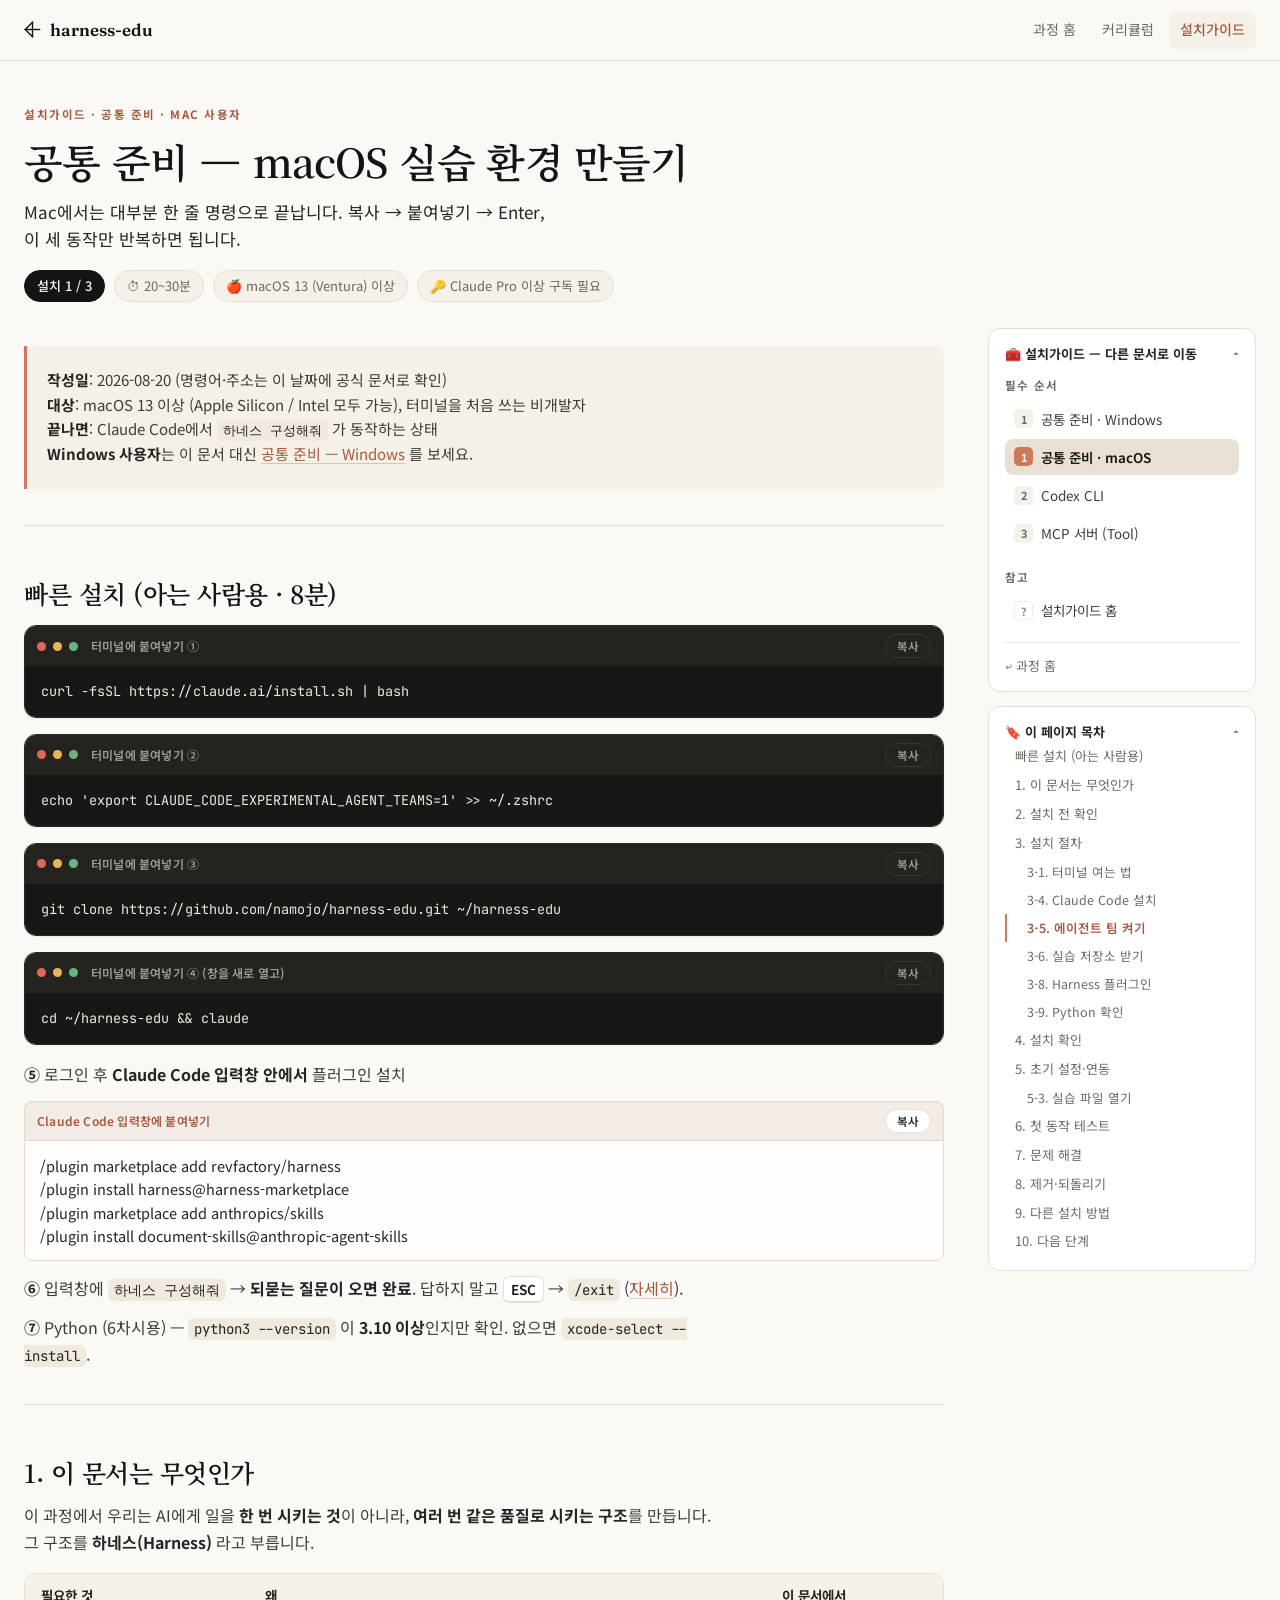
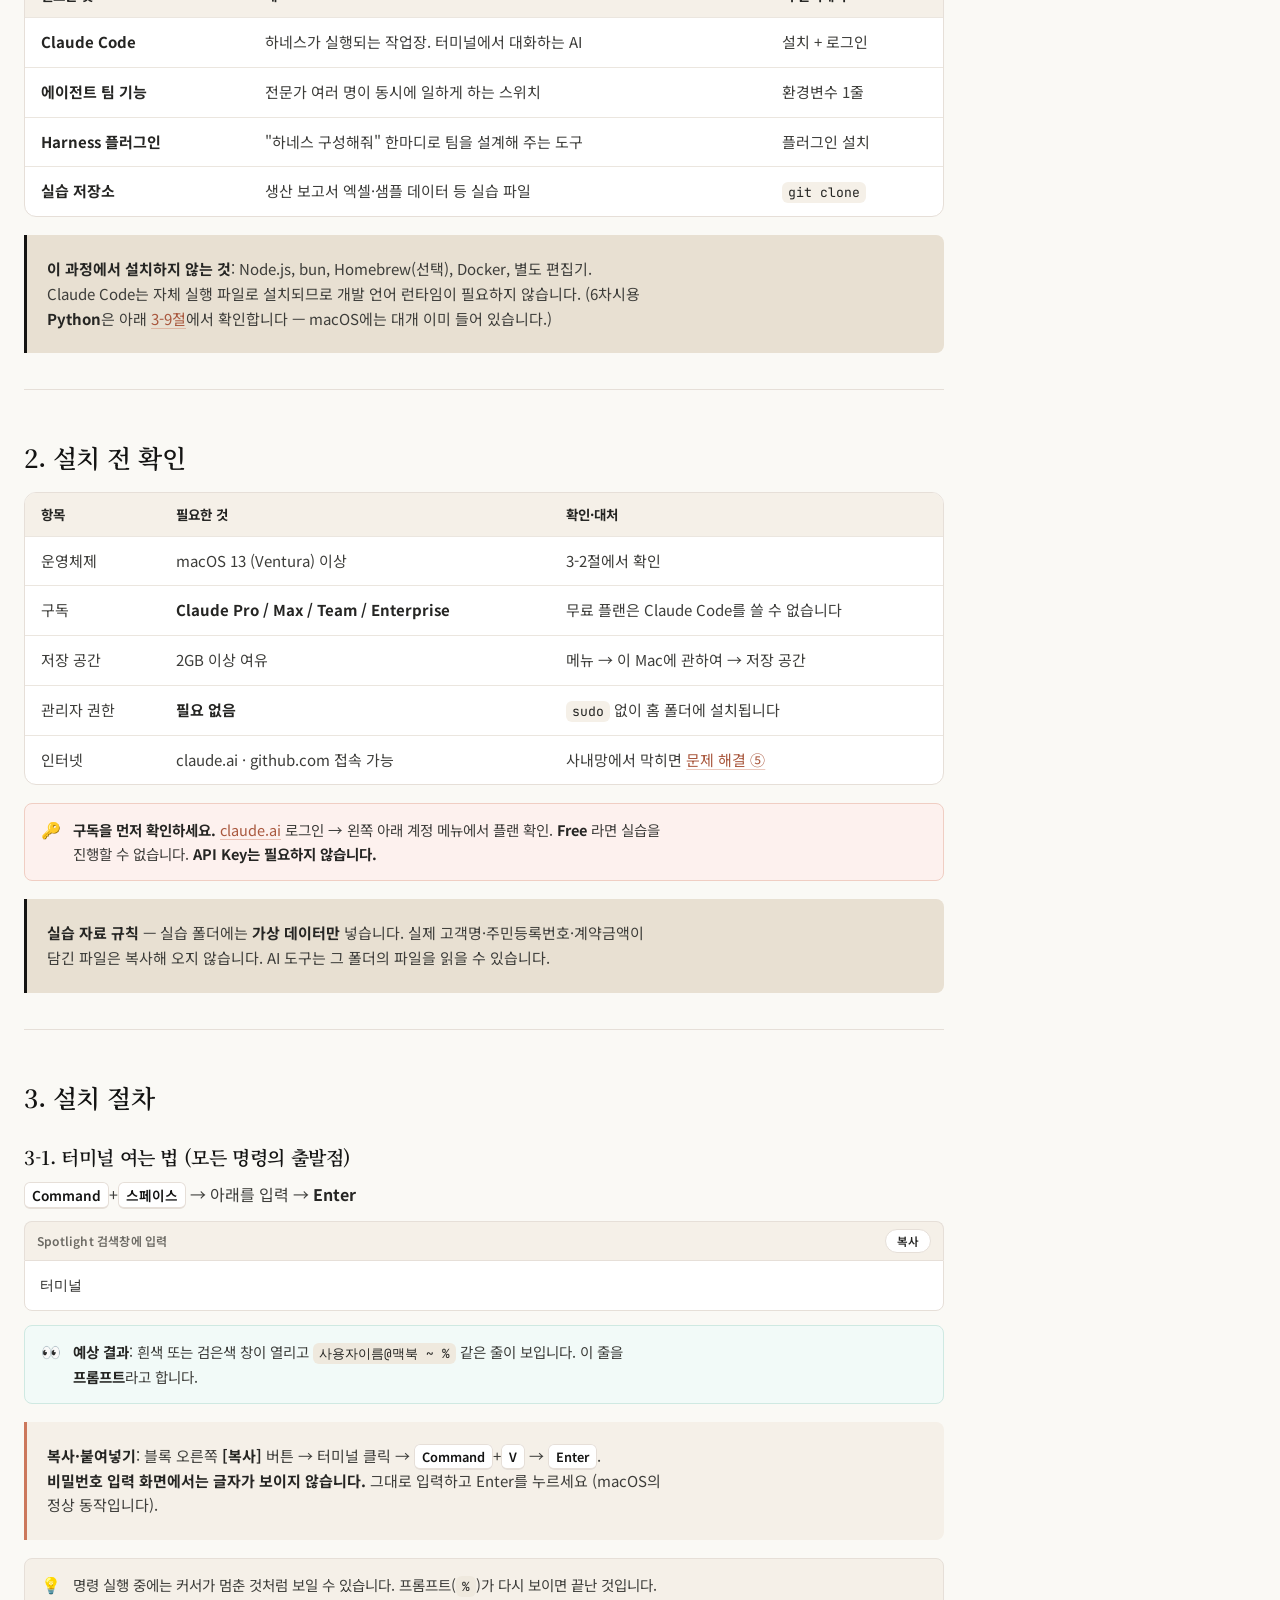
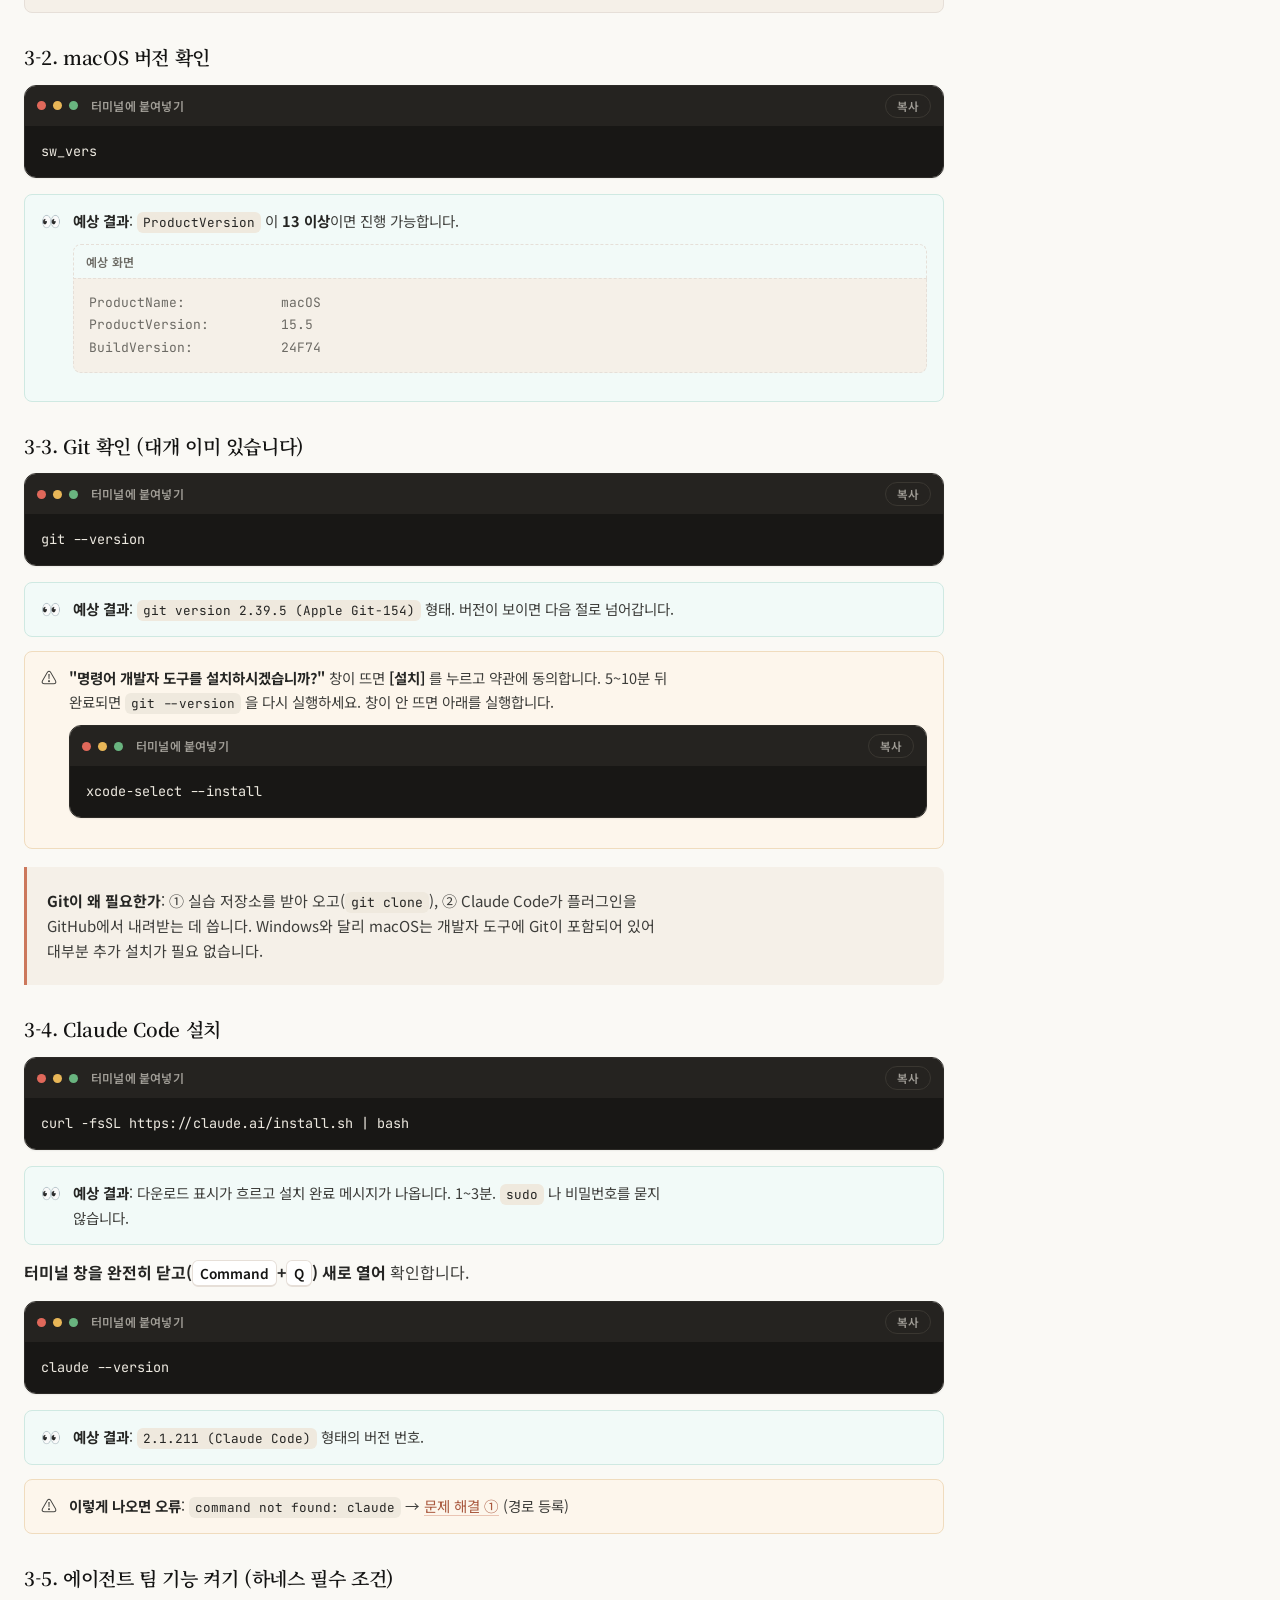
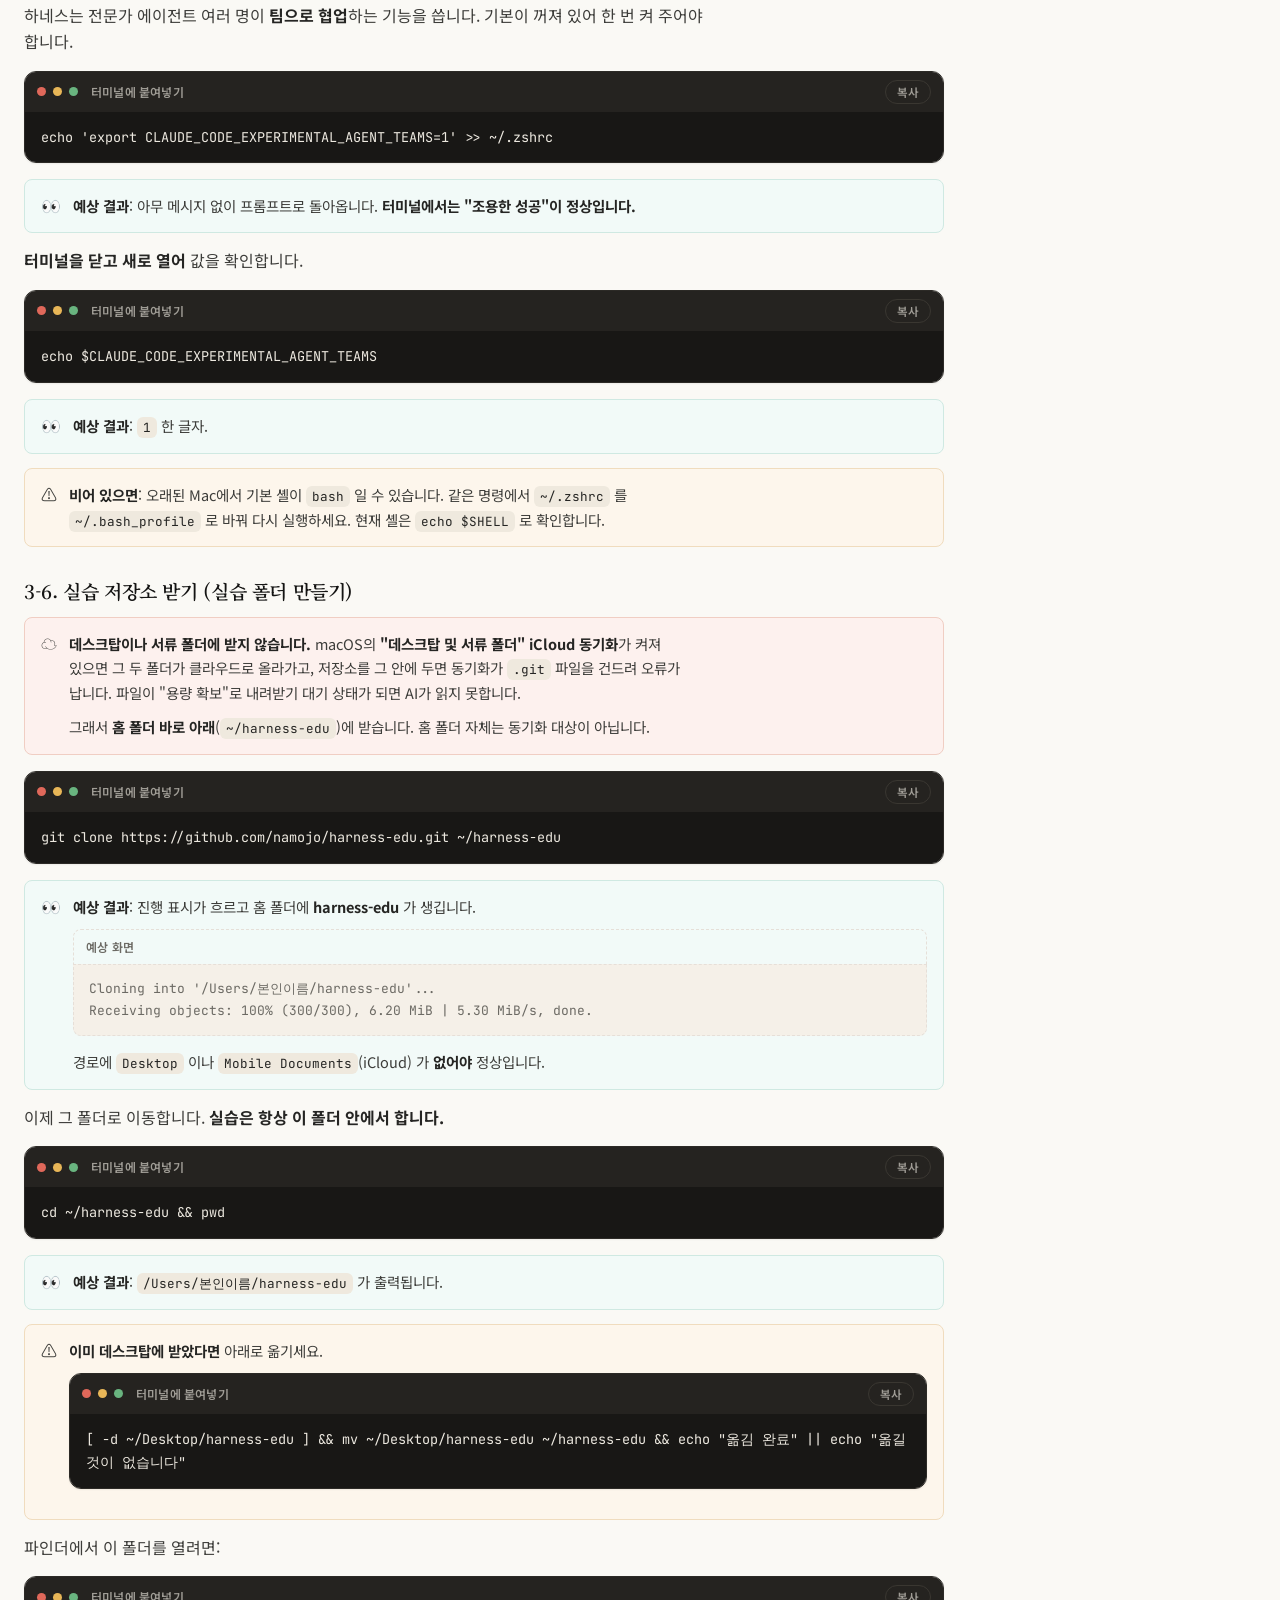
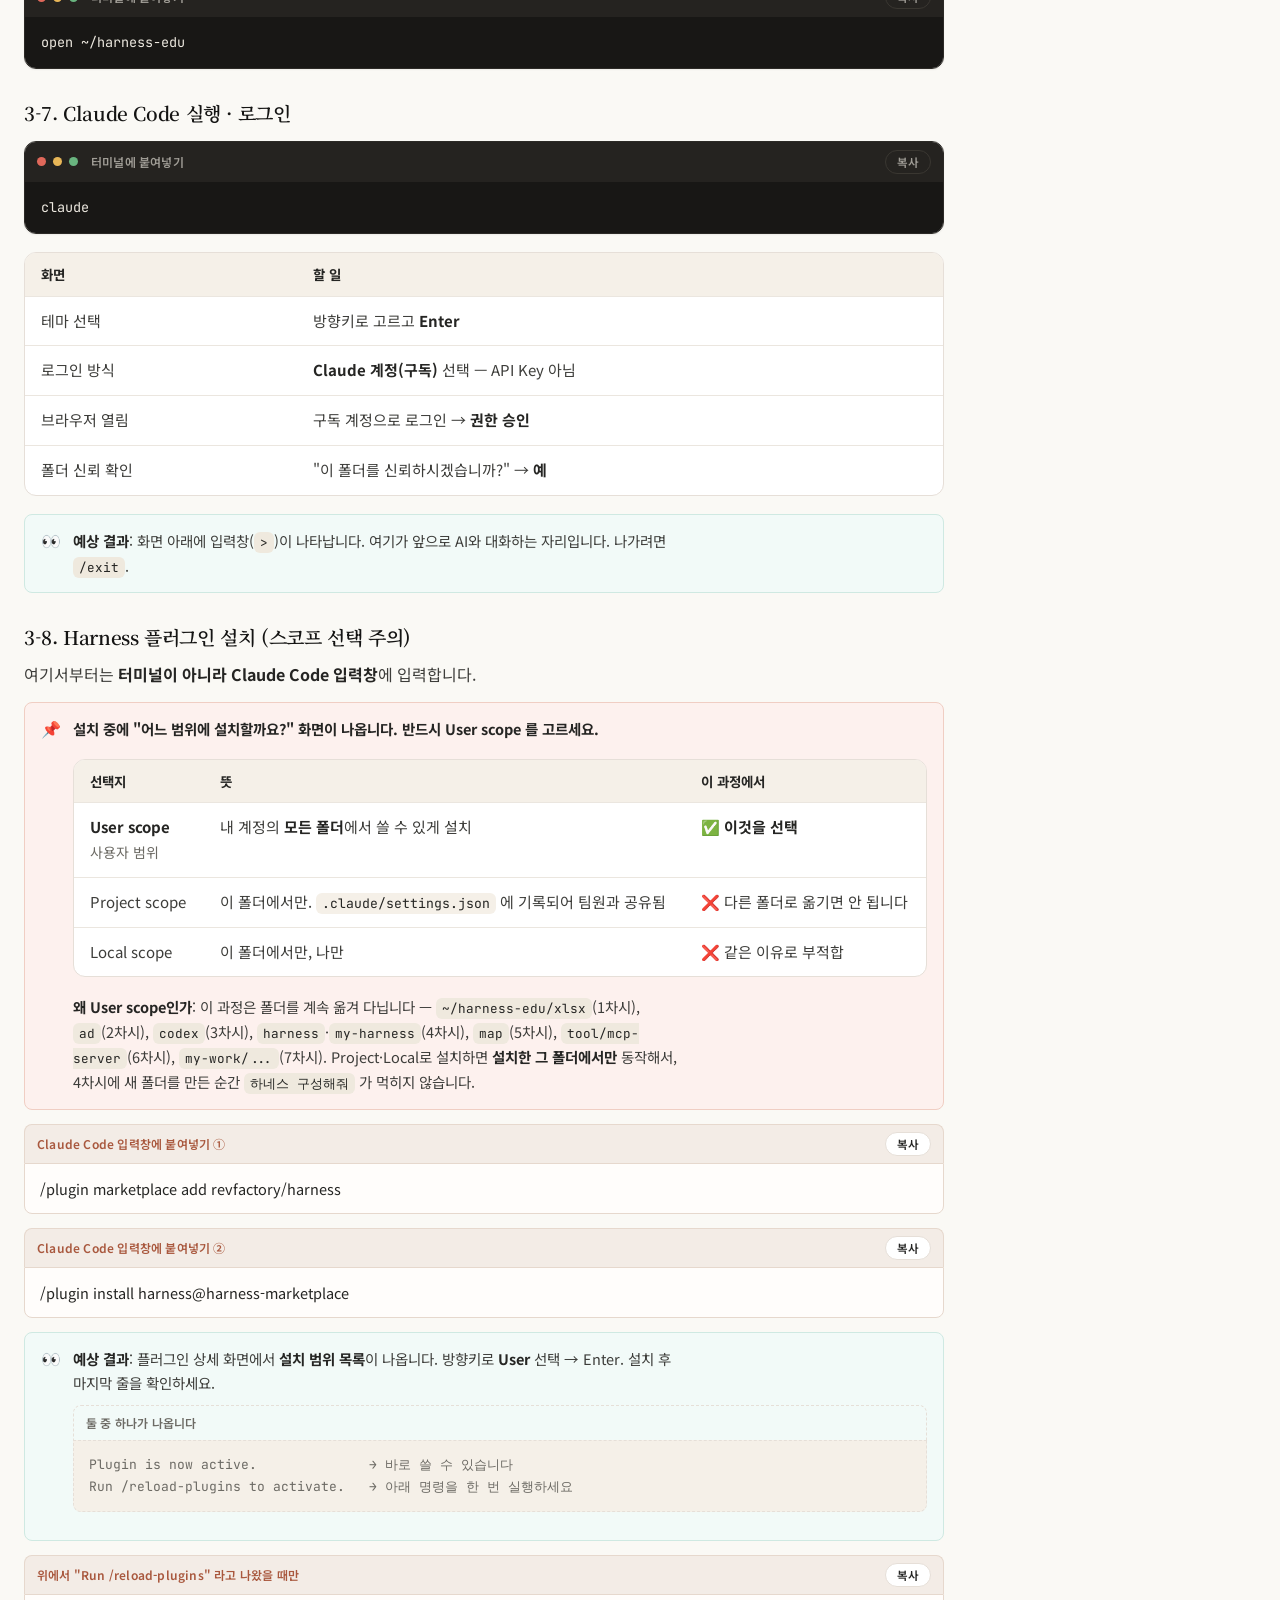
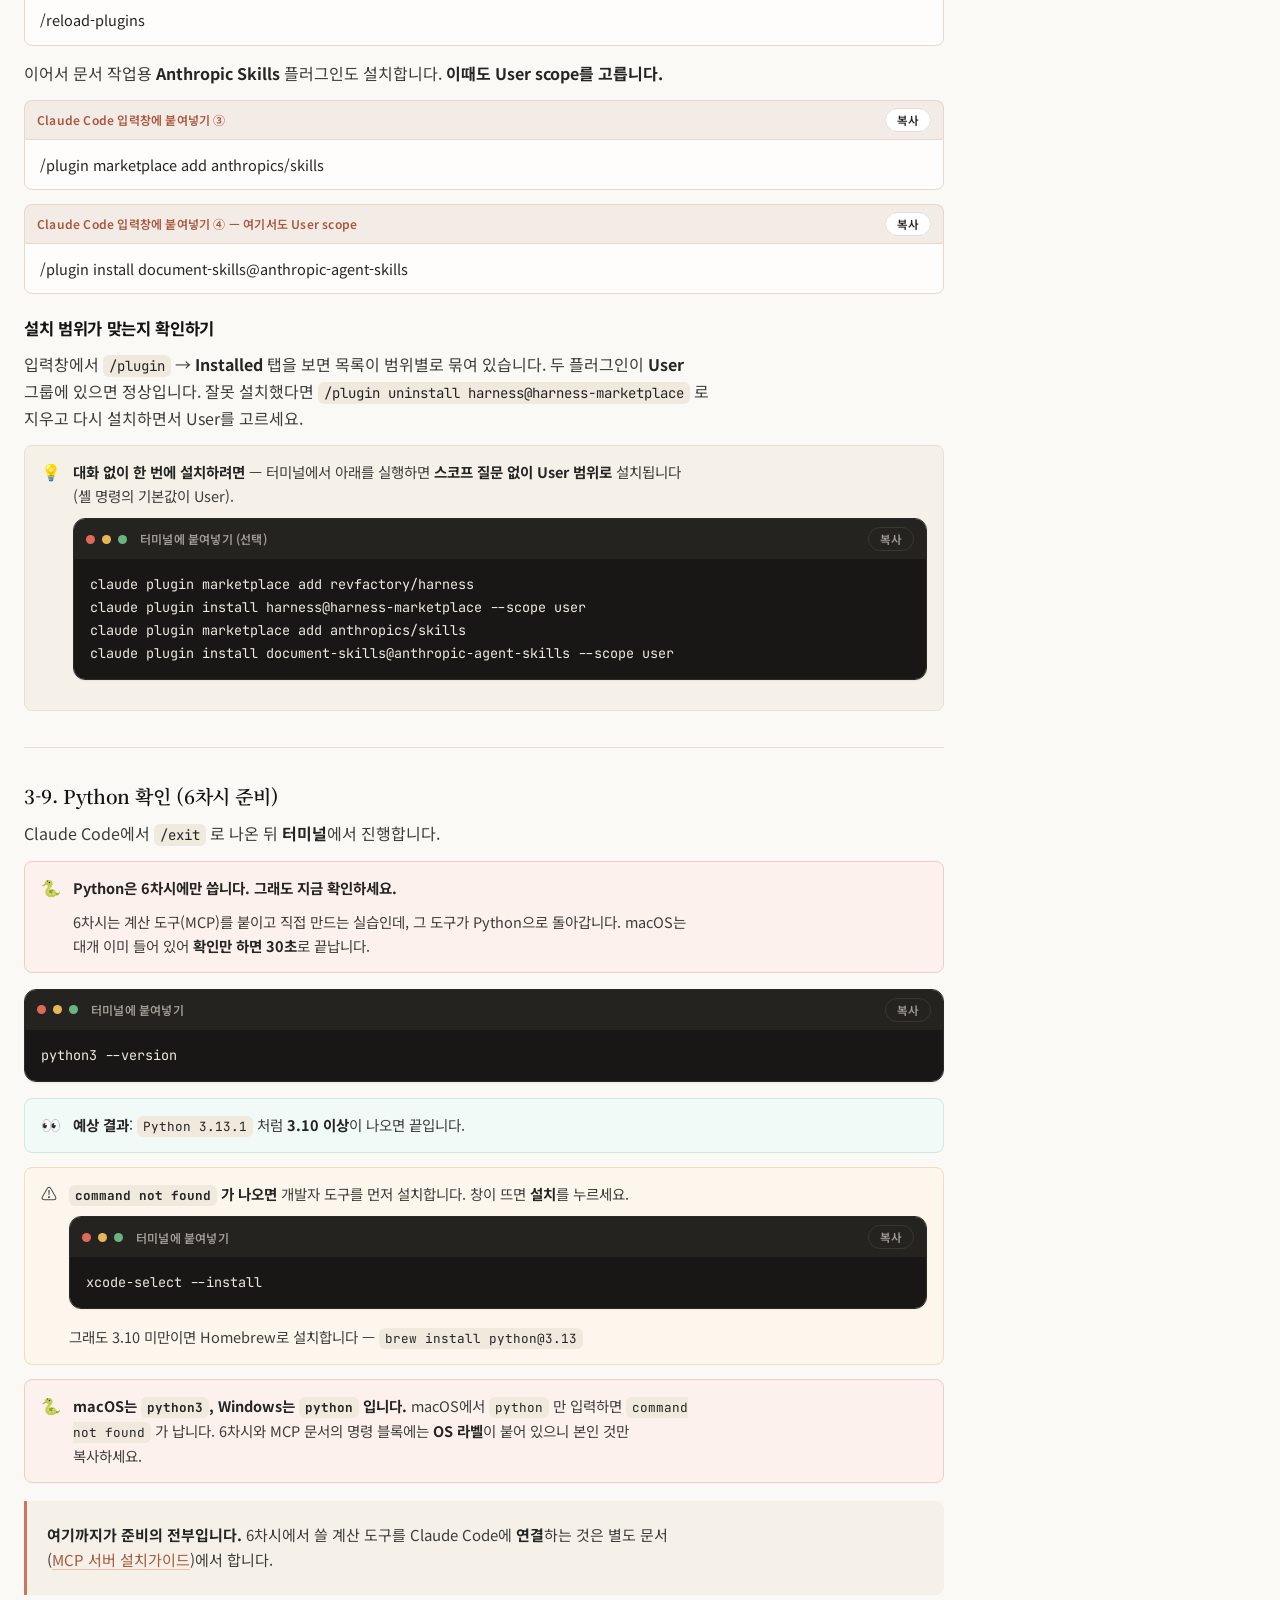
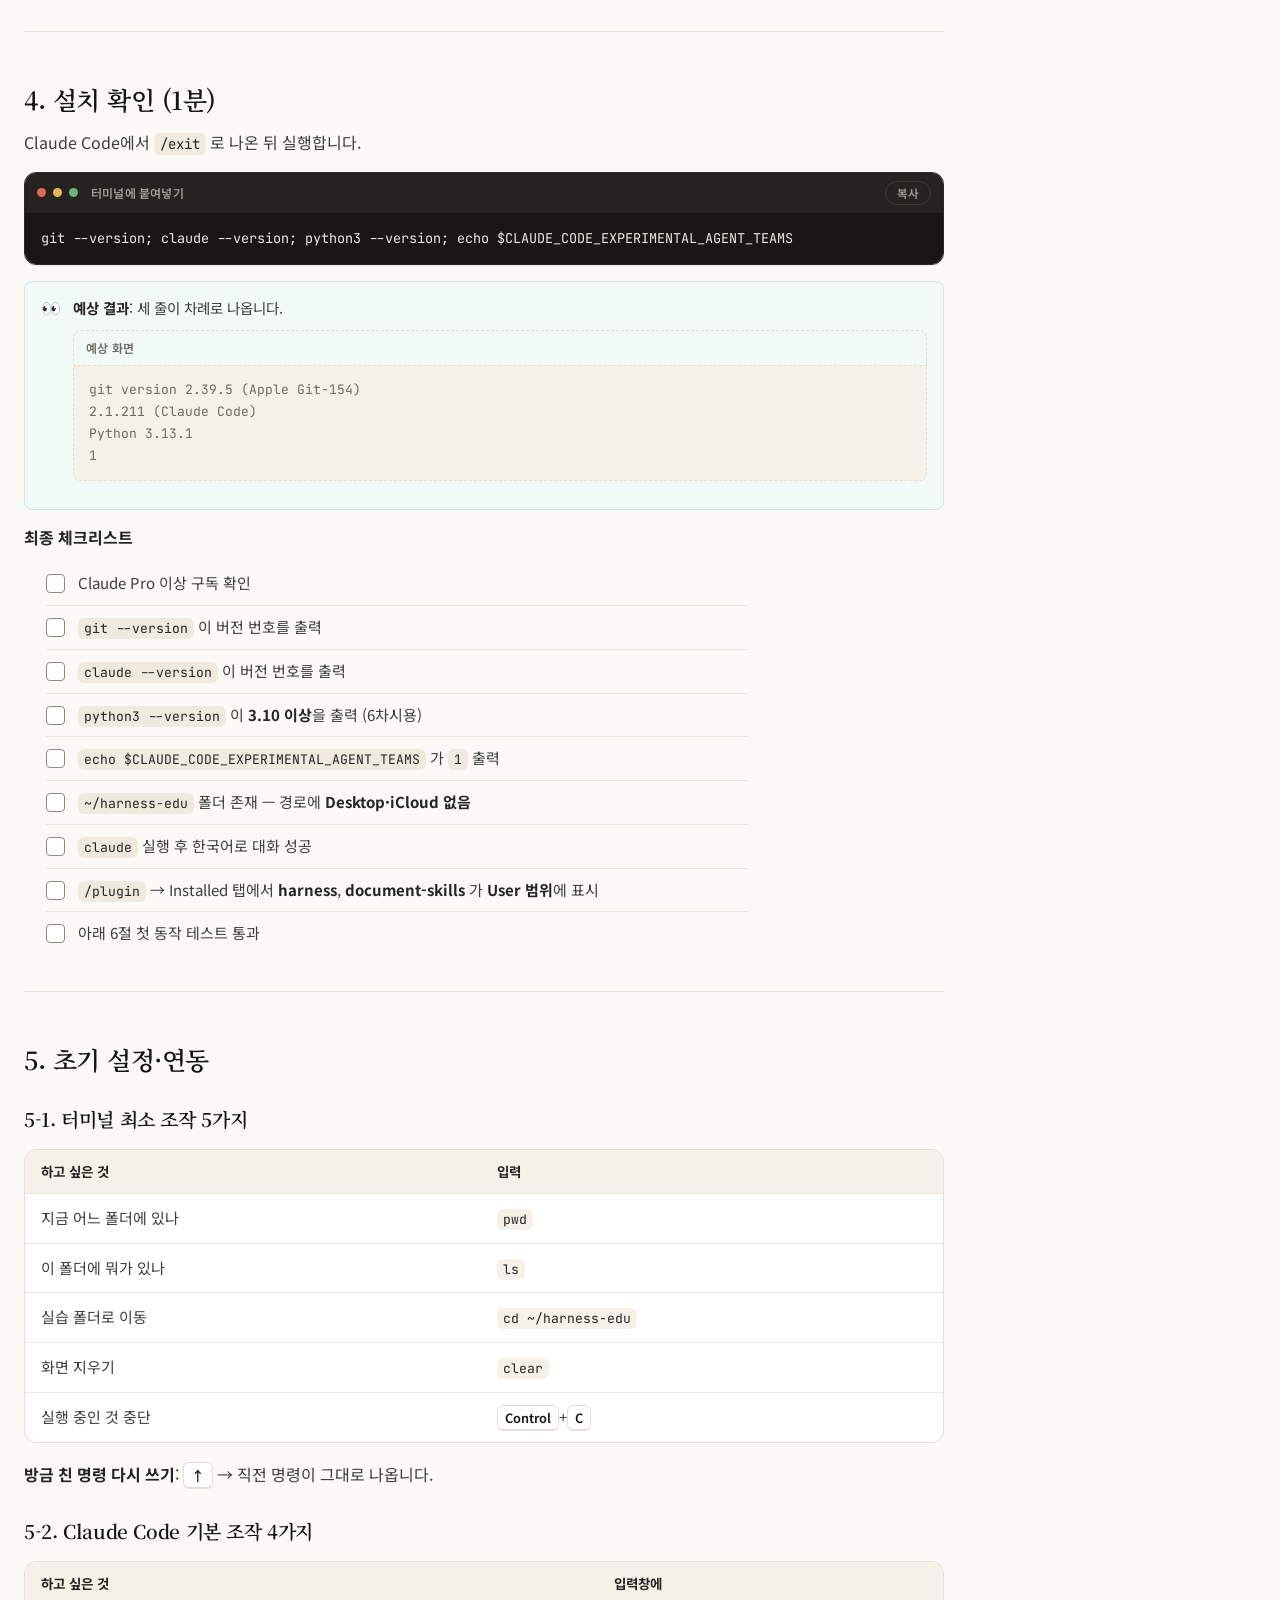
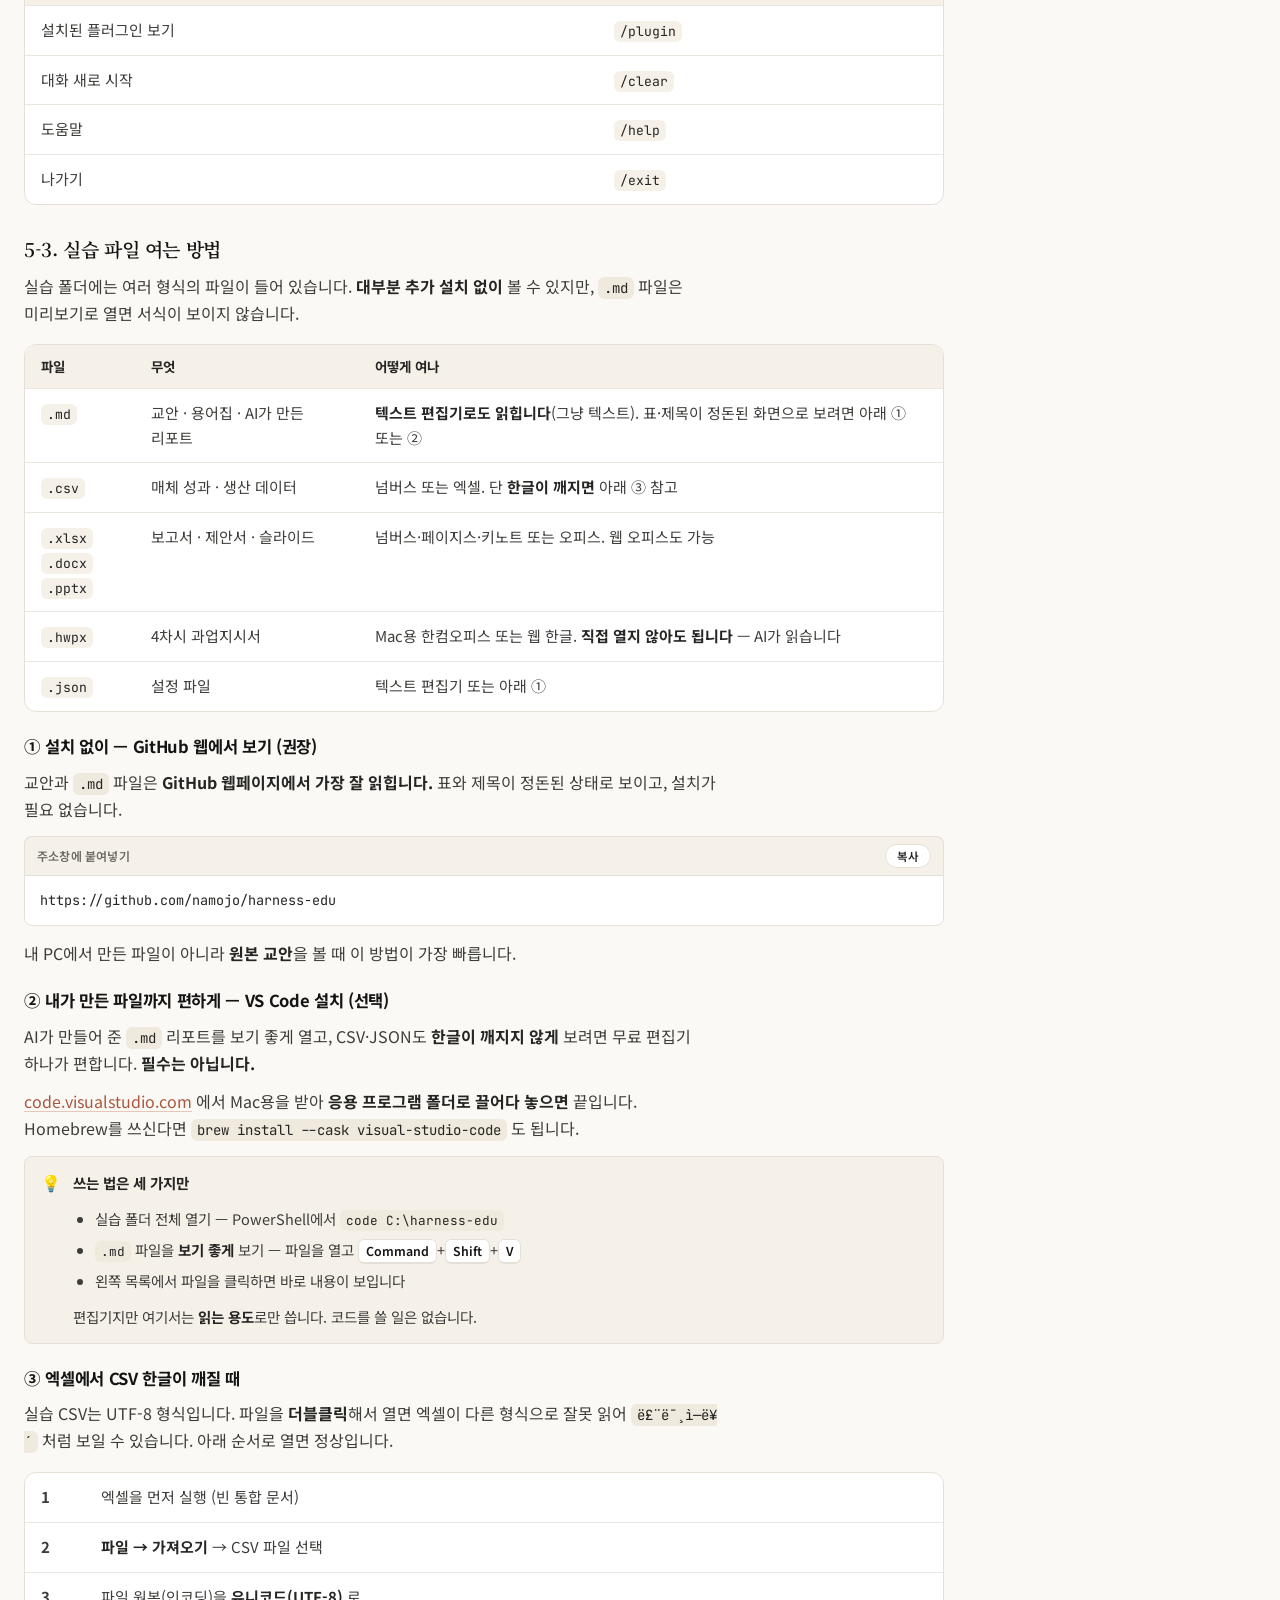
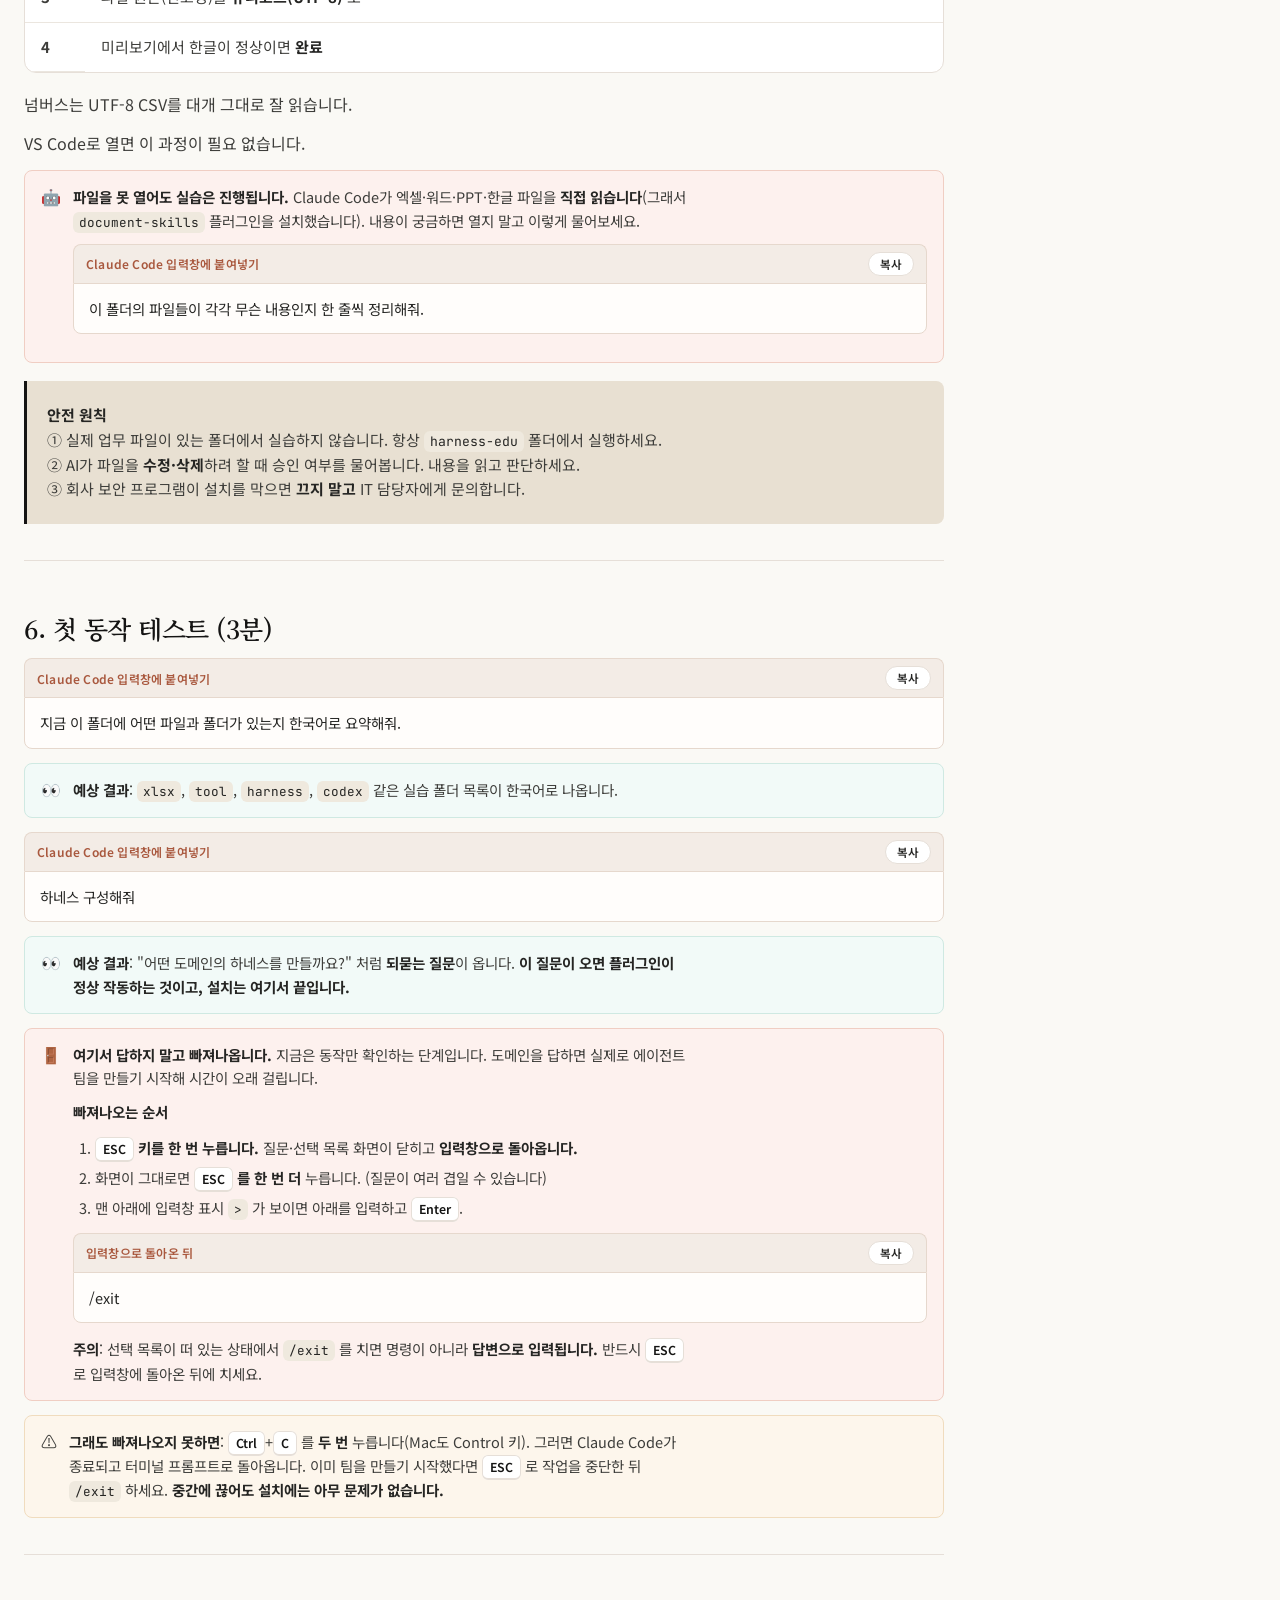
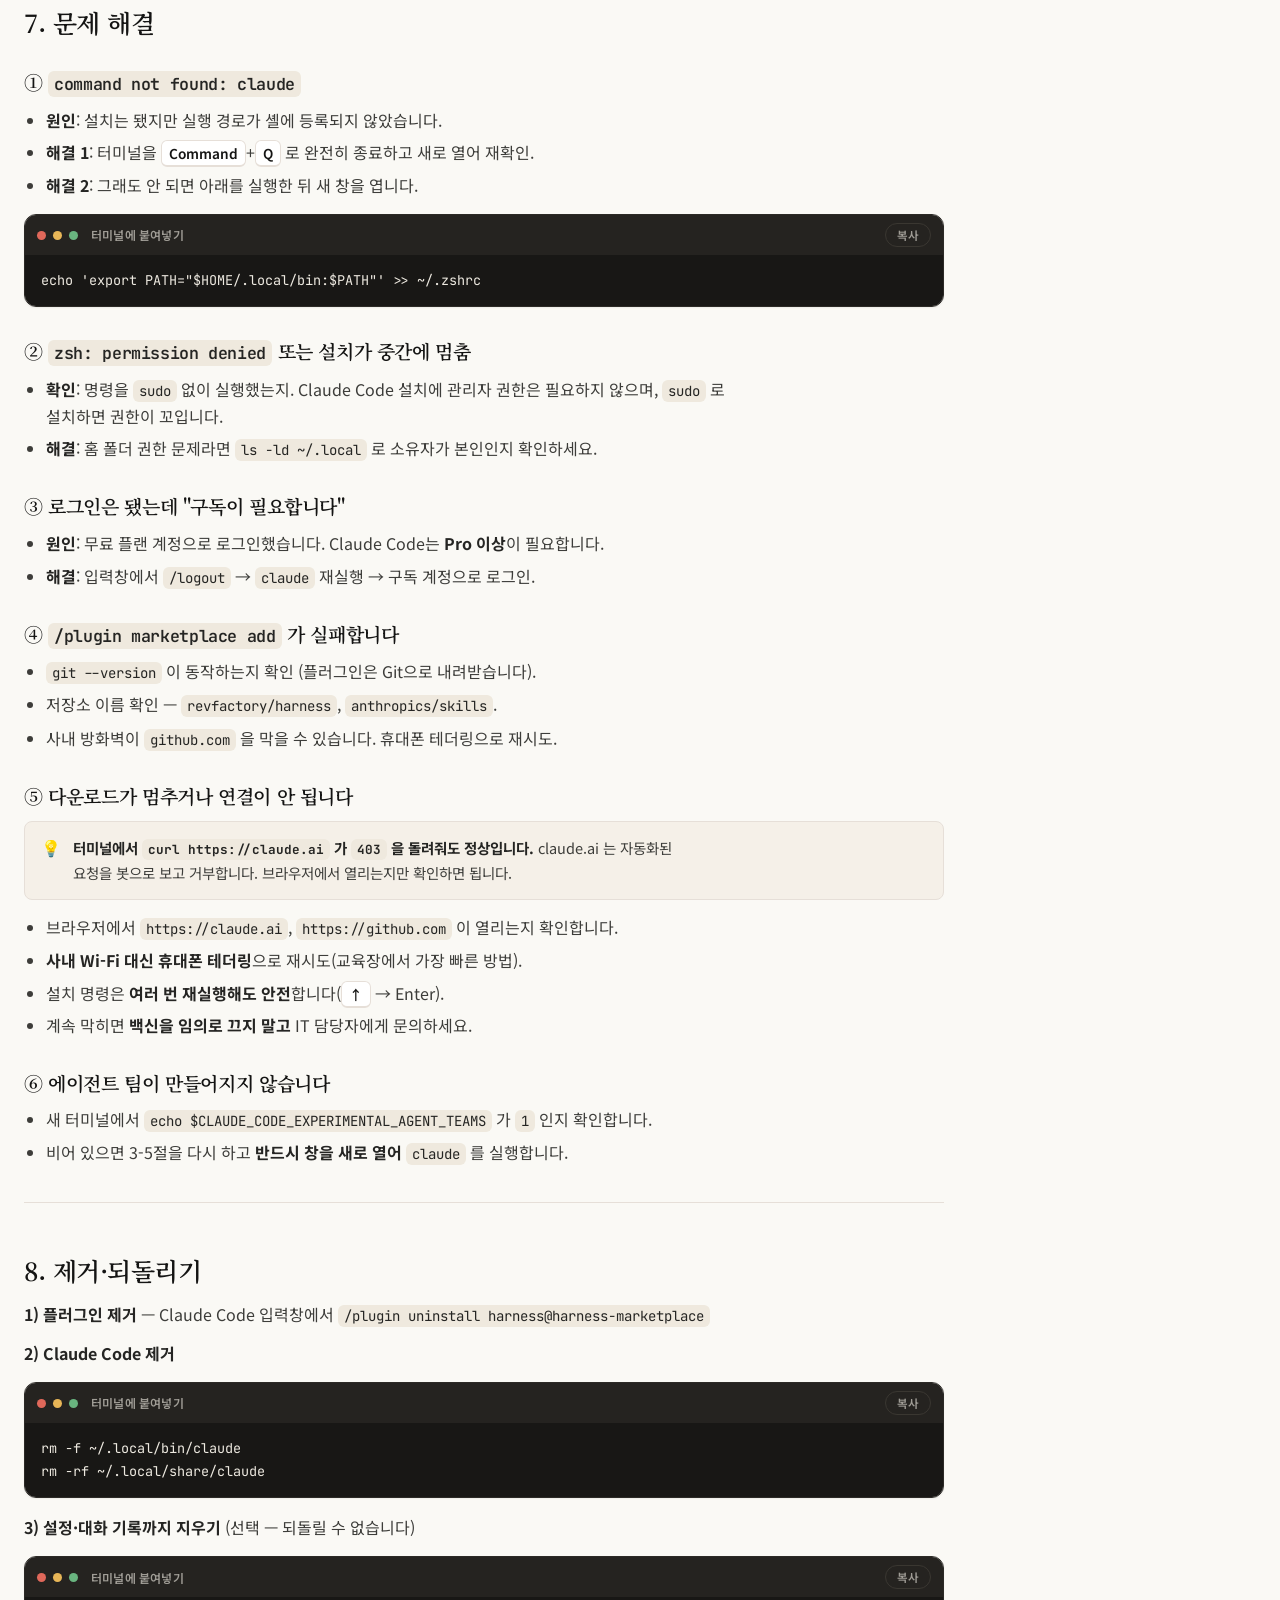
<file: docs/install/setup-mac.html>
<!doctype html>
<html lang="ko">
<head>
<meta charset="utf-8">
<meta name="viewport" content="width=device-width, initial-scale=1">
<title>공통 준비 — macOS 실습 환경 만들기 · harness-edu</title>
<meta name="description" content="Mac 사용자를 위한 harness-edu 실습 환경 설치가이드. 터미널 · Git · Claude Code · 에이전트 팀 · Harness 플러그인을 한 번에 준비합니다.">
<link rel="icon" href="data:image/svg+xml,%3Csvg xmlns='http://www.w3.org/2000/svg' viewBox='0 0 24 24'%3E%3Crect width='24' height='24' fill='%23faf9f5'/%3E%3Cg fill='%23141413'%3E%3Crect x='11' y='1' width='2' height='22'/%3E%3Crect x='1' y='11' width='22' height='2'/%3E%3Crect x='3.8' y='3.8' width='2' height='16.4' transform='rotate(45 12 12)'/%3E%3Crect x='3.8' y='3.8' width='2' height='16.4' transform='rotate(-45 12 12)'/%3E%3C/g%3E%3C/svg%3E">
<link rel="preconnect" href="https://fonts.googleapis.com">
<link rel="preconnect" href="https://fonts.gstatic.com" crossorigin>
<link href="https://fonts.googleapis.com/css2?family=Fraunces:opsz,wght@9..144,400;9..144,600&family=Noto+Sans+KR:wght@400;500;700&family=Noto+Serif+KR:wght@500;600&family=JetBrains+Mono:wght@400;500&display=swap" rel="stylesheet">
<link rel="stylesheet" href="../assets/site.css">
</head>
<body data-page="install-setup-mac">
<a class="skip-link" href="#main">본문으로 건너뛰기</a>

<header class="topnav"><div class="wrap">
  <a class="brand" href="../index.html">
    <span class="spike" aria-hidden="true"><svg viewBox="0 0 24 24"><g fill="#141413"><rect x="11" y="1" width="2" height="22"/><rect x="1" y="11" width="22" height="2"/><rect x="3.8" y="3.8" width="2" height="16.4" transform="rotate(45 12 12)"/><rect x="3.8" y="3.8" width="2" height="16.4" transform="rotate(-45 12 12)"/></g></svg></span>
    <span class="brand-full">harness-edu</span>
  </a>
  <nav aria-label="주요 메뉴">
    <a href="../index.html">과정 홈</a>
    <a href="../index.html#curriculum">커리큘럼</a>
    <a href="index.html" aria-current="page">설치가이드</a>
  </nav>
</div></header>

<div class="wrap page-head">
  <div class="eyebrow">설치가이드 · 공통 준비 · Mac 사용자</div>
  <h1>공통 준비 — macOS 실습 환경 만들기</h1>
  <p class="sub">Mac에서는 대부분 한 줄 명령으로 끝납니다. 복사 → 붙여넣기 → Enter, 이 세 동작만 반복하면 됩니다.</p>
  <div class="meta">
    <span class="badge">설치 1 / 3</span>
    <span>⏱ 20~30분</span>
    <span>🍎 macOS 13 (Ventura) 이상</span>
    <span>🔑 Claude Pro 이상 구독 필요</span>
  </div>
</div>

<div class="wrap layout">
  <main id="main" class="main-col">
    <article class="prose">

<blockquote>
  <p><strong>작성일</strong>: 2026-08-20 (명령어·주소는 이 날짜에 공식 문서로 확인)<br>
  <strong>대상</strong>: macOS 13 이상 (Apple Silicon / Intel 모두 가능), 터미널을 처음 쓰는 비개발자<br>
  <strong>끝나면</strong>: Claude Code에서 <code>하네스 구성해줘</code> 가 동작하는 상태<br>
  <strong>Windows 사용자</strong>는 이 문서 대신 <a href="setup-windows.html">공통 준비 — Windows</a> 를 보세요.</p>
</blockquote>

<hr>

<h2 id="빠른-설치">빠른 설치 (아는 사람용 · 8분)</h2>

<div class="code-card is-term"><div class="terminal"><div class="terminal-bar"><i></i><i></i><i></i><span>터미널에 붙여넣기 ①</span><button type="button" class="copy-btn" data-copy>복사</button></div><div class="terminal-body"><pre>curl -fsSL https://claude.ai/install.sh | bash</pre></div></div></div>

<div class="code-card is-term"><div class="terminal"><div class="terminal-bar"><i></i><i></i><i></i><span>터미널에 붙여넣기 ②</span><button type="button" class="copy-btn" data-copy>복사</button></div><div class="terminal-body"><pre>echo 'export CLAUDE_CODE_EXPERIMENTAL_AGENT_TEAMS=1' &gt;&gt; ~/.zshrc</pre></div></div></div>

<div class="code-card is-term"><div class="terminal"><div class="terminal-bar"><i></i><i></i><i></i><span>터미널에 붙여넣기 ③</span><button type="button" class="copy-btn" data-copy>복사</button></div><div class="terminal-body"><pre>git clone https://github.com/namojo/harness-edu.git ~/harness-edu</pre></div></div></div>

<div class="code-card is-term"><div class="terminal"><div class="terminal-bar"><i></i><i></i><i></i><span>터미널에 붙여넣기 ④ (창을 새로 열고)</span><button type="button" class="copy-btn" data-copy>복사</button></div><div class="terminal-body"><pre>cd ~/harness-edu &amp;&amp; claude</pre></div></div></div>

<p><strong>⑤</strong> 로그인 후 <strong>Claude Code 입력창 안에서</strong> 플러그인 설치</p>
<div class="code-card is-prompt"><div class="code-bar"><span class="code-label">Claude Code 입력창에 붙여넣기</span><button type="button" class="copy-btn" data-copy>복사</button></div><pre>/plugin marketplace add revfactory/harness
/plugin install harness@harness-marketplace
/plugin marketplace add anthropics/skills
/plugin install document-skills@anthropic-agent-skills</pre></div>

<p><strong>⑥</strong> 입력창에 <code>하네스 구성해줘</code> → <strong>되묻는 질문이 오면 완료</strong>. 답하지 말고 <kbd>ESC</kbd> → <code>/exit</code> (<a href="#6-첫-동작-테스트">자세히</a>).</p>

<p><strong>⑦</strong> Python (6차시용) — <code>python3 --version</code> 이 <strong>3.10 이상</strong>인지만 확인. 없으면 <code>xcode-select --install</code>.</p>

<hr>

<h2 id="1-이-문서는-무엇인가">1. 이 문서는 무엇인가</h2>

<p>이 과정에서 우리는 AI에게 일을 <strong>한 번 시키는 것</strong>이 아니라, <strong>여러 번 같은 품질로 시키는 구조</strong>를 만듭니다. 그 구조를 <strong>하네스(Harness)</strong> 라고 부릅니다.</p>

<div class="table-wrap"><table>
<thead><tr><th>필요한 것</th><th>왜</th><th>이 문서에서</th></tr></thead>
<tbody>
<tr><td><strong>Claude Code</strong></td><td>하네스가 실행되는 작업장. 터미널에서 대화하는 AI</td><td>설치 + 로그인</td></tr>
<tr><td><strong>에이전트 팀 기능</strong></td><td>전문가 여러 명이 동시에 일하게 하는 스위치</td><td>환경변수 1줄</td></tr>
<tr><td><strong>Harness 플러그인</strong></td><td>&quot;하네스 구성해줘&quot; 한마디로 팀을 설계해 주는 도구</td><td>플러그인 설치</td></tr>
<tr><td><strong>실습 저장소</strong></td><td>생산 보고서 엑셀·샘플 데이터 등 실습 파일</td><td><code>git clone</code></td></tr>
</tbody></table></div>

<blockquote class="rule">
  <p><strong>이 과정에서 설치하지 않는 것</strong>: Node.js, bun, Homebrew(선택), Docker, 별도 편집기.<br>
  Claude Code는 자체 실행 파일로 설치되므로 개발 언어 런타임이 필요하지 않습니다. (6차시용 <strong>Python</strong>은 아래 <a href="#3-9-python-설치">3-9절</a>에서 확인합니다 — macOS에는 대개 이미 들어 있습니다.)</p>
</blockquote>

<hr>

<h2 id="2-설치-전-확인">2. 설치 전 확인</h2>

<div class="table-wrap"><table>
<thead><tr><th>항목</th><th>필요한 것</th><th>확인·대처</th></tr></thead>
<tbody>
<tr><td>운영체제</td><td>macOS 13 (Ventura) 이상</td><td>3-2절에서 확인</td></tr>
<tr><td>구독</td><td><strong>Claude Pro / Max / Team / Enterprise</strong></td><td>무료 플랜은 Claude Code를 쓸 수 없습니다</td></tr>
<tr><td>저장 공간</td><td>2GB 이상 여유</td><td> 메뉴 →  이 Mac에 관하여 → 저장 공간</td></tr>
<tr><td>관리자 권한</td><td><strong>필요 없음</strong></td><td><code>sudo</code> 없이 홈 폴더에 설치됩니다</td></tr>
<tr><td>인터넷</td><td>claude.ai · github.com 접속 가능</td><td>사내망에서 막히면 <a href="#문제-5">문제 해결 ⑤</a></td></tr>
</tbody></table></div>

<section class="callout callout-stop"><span class="callout-icon" aria-hidden="true">🔑</span><div class="callout-body">
<p><strong>구독을 먼저 확인하세요.</strong> <a href="https://claude.ai" target="_blank" rel="noopener">claude.ai</a> 로그인 → 왼쪽 아래 계정 메뉴에서 플랜 확인. <strong>Free</strong> 라면 실습을 진행할 수 없습니다. <strong>API Key는 필요하지 않습니다.</strong></p>
</div></section>

<blockquote class="rule">
  <p><strong>실습 자료 규칙</strong> — 실습 폴더에는 <strong>가상 데이터만</strong> 넣습니다. 실제 고객명·주민등록번호·계약금액이 담긴 파일은 복사해 오지 않습니다. AI 도구는 그 폴더의 파일을 읽을 수 있습니다.</p>
</blockquote>

<hr>

<h2 id="3-설치-절차">3. 설치 절차</h2>

<h3 id="3-1-터미널-여는-법">3-1. 터미널 여는 법 (모든 명령의 출발점)</h3>

<p><kbd>Command</kbd>+<kbd>스페이스</kbd> → 아래를 입력 → <strong>Enter</strong></p>
<div class="code-card is-lite"><div class="code-bar"><span class="code-label">Spotlight 검색창에 입력</span><button type="button" class="copy-btn" data-copy>복사</button></div><pre>터미널</pre></div>

<section class="callout callout-expect"><span class="callout-icon" aria-hidden="true">👀</span><div class="callout-body"><p><strong>예상 결과</strong>: 흰색 또는 검은색 창이 열리고 <code>사용자이름@맥북 ~ %</code> 같은 줄이 보입니다. 이 줄을 <strong>프롬프트</strong>라고 합니다.</p></div></section>

<blockquote>
  <p><strong>복사·붙여넣기</strong>: 블록 오른쪽 <strong>[복사]</strong> 버튼 → 터미널 클릭 → <kbd>Command</kbd>+<kbd>V</kbd> → <kbd>Enter</kbd>.<br>
  <strong>비밀번호 입력 화면에서는 글자가 보이지 않습니다.</strong> 그대로 입력하고 Enter를 누르세요 (macOS의 정상 동작입니다).</p>
</blockquote>

<section class="callout callout-tip"><span class="callout-icon" aria-hidden="true">💡</span><div class="callout-body"><p>명령 실행 중에는 커서가 멈춘 것처럼 보일 수 있습니다. 프롬프트(<code>%</code>)가 다시 보이면 끝난 것입니다.</p></div></section>

<h3 id="3-2-macos-버전-확인">3-2. macOS 버전 확인</h3>

<div class="code-card is-term"><div class="terminal"><div class="terminal-bar"><i></i><i></i><i></i><span>터미널에 붙여넣기</span><button type="button" class="copy-btn" data-copy>복사</button></div><div class="terminal-body"><pre>sw_vers</pre></div></div></div>

<section class="callout callout-expect"><span class="callout-icon" aria-hidden="true">👀</span><div class="callout-body">
<p><strong>예상 결과</strong>: <code>ProductVersion</code> 이 <strong>13 이상</strong>이면 진행 가능합니다.</p>
<div class="code-card is-out"><div class="code-bar"><span class="code-label">예상 화면</span></div><pre>ProductName:		macOS
ProductVersion:		15.5
BuildVersion:		24F74</pre></div>
</div></section>

<h3 id="3-3-git-확인">3-3. Git 확인 (대개 이미 있습니다)</h3>

<div class="code-card is-term"><div class="terminal"><div class="terminal-bar"><i></i><i></i><i></i><span>터미널에 붙여넣기</span><button type="button" class="copy-btn" data-copy>복사</button></div><div class="terminal-body"><pre>git --version</pre></div></div></div>

<section class="callout callout-expect"><span class="callout-icon" aria-hidden="true">👀</span><div class="callout-body"><p><strong>예상 결과</strong>: <code>git version 2.39.5 (Apple Git-154)</code> 형태. 버전이 보이면 다음 절로 넘어갑니다.</p></div></section>

<section class="callout callout-warn"><span class="callout-icon" aria-hidden="true">⚠️</span><div class="callout-body"><p><strong>&quot;명령어 개발자 도구를 설치하시겠습니까?&quot;</strong> 창이 뜨면 <strong>[설치]</strong> 를 누르고 약관에 동의합니다. 5~10분 뒤 완료되면 <code>git --version</code> 을 다시 실행하세요. 창이 안 뜨면 아래를 실행합니다.</p>
<div class="code-card is-term"><div class="terminal"><div class="terminal-bar"><i></i><i></i><i></i><span>터미널에 붙여넣기</span><button type="button" class="copy-btn" data-copy>복사</button></div><div class="terminal-body"><pre>xcode-select --install</pre></div></div></div>
</div></section>

<blockquote>
  <p><strong>Git이 왜 필요한가</strong>: ① 실습 저장소를 받아 오고(<code>git clone</code>), ② Claude Code가 플러그인을 GitHub에서 내려받는 데 씁니다. Windows와 달리 macOS는 개발자 도구에 Git이 포함되어 있어 대부분 추가 설치가 필요 없습니다.</p>
</blockquote>

<h3 id="3-4-claude-code-설치">3-4. Claude Code 설치</h3>

<div class="code-card is-term"><div class="terminal"><div class="terminal-bar"><i></i><i></i><i></i><span>터미널에 붙여넣기</span><button type="button" class="copy-btn" data-copy>복사</button></div><div class="terminal-body"><pre>curl -fsSL https://claude.ai/install.sh | bash</pre></div></div></div>

<section class="callout callout-expect"><span class="callout-icon" aria-hidden="true">👀</span><div class="callout-body"><p><strong>예상 결과</strong>: 다운로드 표시가 흐르고 설치 완료 메시지가 나옵니다. 1~3분. <code>sudo</code> 나 비밀번호를 묻지 않습니다.</p></div></section>

<p><strong>터미널 창을 완전히 닫고(<kbd>Command</kbd>+<kbd>Q</kbd>) 새로 열어</strong> 확인합니다.</p>
<div class="code-card is-term"><div class="terminal"><div class="terminal-bar"><i></i><i></i><i></i><span>터미널에 붙여넣기</span><button type="button" class="copy-btn" data-copy>복사</button></div><div class="terminal-body"><pre>claude --version</pre></div></div></div>

<section class="callout callout-expect"><span class="callout-icon" aria-hidden="true">👀</span><div class="callout-body"><p><strong>예상 결과</strong>: <code>2.1.211 (Claude Code)</code> 형태의 버전 번호.</p></div></section>

<section class="callout callout-warn"><span class="callout-icon" aria-hidden="true">⚠️</span><div class="callout-body"><p><strong>이렇게 나오면 오류</strong>: <code>command not found: claude</code> → <a href="#문제-1">문제 해결 ①</a> (경로 등록)</p></div></section>

<h3 id="3-5-에이전트-팀-켜기">3-5. 에이전트 팀 기능 켜기 (하네스 필수 조건)</h3>

<p>하네스는 전문가 에이전트 여러 명이 <strong>팀으로 협업</strong>하는 기능을 씁니다. 기본이 꺼져 있어 한 번 켜 주어야 합니다.</p>

<div class="code-card is-term"><div class="terminal"><div class="terminal-bar"><i></i><i></i><i></i><span>터미널에 붙여넣기</span><button type="button" class="copy-btn" data-copy>복사</button></div><div class="terminal-body"><pre>echo 'export CLAUDE_CODE_EXPERIMENTAL_AGENT_TEAMS=1' &gt;&gt; ~/.zshrc</pre></div></div></div>

<section class="callout callout-expect"><span class="callout-icon" aria-hidden="true">👀</span><div class="callout-body"><p><strong>예상 결과</strong>: 아무 메시지 없이 프롬프트로 돌아옵니다. <strong>터미널에서는 &quot;조용한 성공&quot;이 정상입니다.</strong></p></div></section>

<p><strong>터미널을 닫고 새로 열어</strong> 값을 확인합니다.</p>
<div class="code-card is-term"><div class="terminal"><div class="terminal-bar"><i></i><i></i><i></i><span>터미널에 붙여넣기</span><button type="button" class="copy-btn" data-copy>복사</button></div><div class="terminal-body"><pre>echo $CLAUDE_CODE_EXPERIMENTAL_AGENT_TEAMS</pre></div></div></div>

<section class="callout callout-expect"><span class="callout-icon" aria-hidden="true">👀</span><div class="callout-body"><p><strong>예상 결과</strong>: <code>1</code> 한 글자.</p></div></section>

<section class="callout callout-warn"><span class="callout-icon" aria-hidden="true">⚠️</span><div class="callout-body"><p><strong>비어 있으면</strong>: 오래된 Mac에서 기본 셸이 <code>bash</code> 일 수 있습니다. 같은 명령에서 <code>~/.zshrc</code> 를 <code>~/.bash_profile</code> 로 바꿔 다시 실행하세요. 현재 셸은 <code>echo $SHELL</code> 로 확인합니다.</p></div></section>

<h3 id="3-6-실습-저장소-받기">3-6. 실습 저장소 받기 (실습 폴더 만들기)</h3>

<section class="callout callout-stop"><span class="callout-icon" aria-hidden="true">☁️</span><div class="callout-body">
<p><strong>데스크탑이나 서류 폴더에 받지 않습니다.</strong> macOS의 <strong>&quot;데스크탑 및 서류 폴더&quot; iCloud 동기화</strong>가 켜져 있으면 그 두 폴더가 클라우드로 올라가고, 저장소를 그 안에 두면 동기화가 <code>.git</code> 파일을 건드려 오류가 납니다. 파일이 &quot;용량 확보&quot;로 내려받기 대기 상태가 되면 AI가 읽지 못합니다.</p>
<p>그래서 <strong>홈 폴더 바로 아래</strong>(<code>~/harness-edu</code>)에 받습니다. 홈 폴더 자체는 동기화 대상이 아닙니다.</p>
</div></section>

<div class="code-card is-term"><div class="terminal"><div class="terminal-bar"><i></i><i></i><i></i><span>터미널에 붙여넣기</span><button type="button" class="copy-btn" data-copy>복사</button></div><div class="terminal-body"><pre>git clone https://github.com/namojo/harness-edu.git ~/harness-edu</pre></div></div></div>

<section class="callout callout-expect"><span class="callout-icon" aria-hidden="true">👀</span><div class="callout-body">
<p><strong>예상 결과</strong>: 진행 표시가 흐르고 홈 폴더에 <strong>harness-edu</strong> 가 생깁니다.</p>
<div class="code-card is-out"><div class="code-bar"><span class="code-label">예상 화면</span></div><pre>Cloning into '/Users/본인이름/harness-edu'...
Receiving objects: 100% (300/300), 6.20 MiB | 5.30 MiB/s, done.</pre></div>
<p>경로에 <code>Desktop</code> 이나 <code>Mobile Documents</code>(iCloud) 가 <strong>없어야</strong> 정상입니다.</p>
</div></section>

<p>이제 그 폴더로 이동합니다. <strong>실습은 항상 이 폴더 안에서 합니다.</strong></p>
<div class="code-card is-term"><div class="terminal"><div class="terminal-bar"><i></i><i></i><i></i><span>터미널에 붙여넣기</span><button type="button" class="copy-btn" data-copy>복사</button></div><div class="terminal-body"><pre>cd ~/harness-edu &amp;&amp; pwd</pre></div></div></div>

<section class="callout callout-expect"><span class="callout-icon" aria-hidden="true">👀</span><div class="callout-body">
<p><strong>예상 결과</strong>: <code>/Users/본인이름/harness-edu</code> 가 출력됩니다.</p>
</div></section>

<section class="callout callout-warn"><span class="callout-icon" aria-hidden="true">⚠️</span><div class="callout-body">
<p><strong>이미 데스크탑에 받았다면</strong> 아래로 옮기세요.</p>
<div class="code-card is-term"><div class="terminal"><div class="terminal-bar"><i></i><i></i><i></i><span>터미널에 붙여넣기</span><button type="button" class="copy-btn" data-copy>복사</button></div><div class="terminal-body"><pre>[ -d ~/Desktop/harness-edu ] &amp;&amp; mv ~/Desktop/harness-edu ~/harness-edu &amp;&amp; echo "옮김 완료" || echo "옮길 것이 없습니다"</pre></div></div></div>
</div></section>

<p>파인더에서 이 폴더를 열려면:</p>
<div class="code-card is-term"><div class="terminal"><div class="terminal-bar"><i></i><i></i><i></i><span>터미널에 붙여넣기</span><button type="button" class="copy-btn" data-copy>복사</button></div><div class="terminal-body"><pre>open ~/harness-edu</pre></div></div></div>

<h3 id="3-7-로그인">3-7. Claude Code 실행 · 로그인</h3>

<div class="code-card is-term"><div class="terminal"><div class="terminal-bar"><i></i><i></i><i></i><span>터미널에 붙여넣기</span><button type="button" class="copy-btn" data-copy>복사</button></div><div class="terminal-body"><pre>claude</pre></div></div></div>

<div class="table-wrap"><table>
<thead><tr><th>화면</th><th>할 일</th></tr></thead>
<tbody>
<tr><td>테마 선택</td><td>방향키로 고르고 <strong>Enter</strong></td></tr>
<tr><td>로그인 방식</td><td><strong>Claude 계정(구독)</strong> 선택 — API Key 아님</td></tr>
<tr><td>브라우저 열림</td><td>구독 계정으로 로그인 → <strong>권한 승인</strong></td></tr>
<tr><td>폴더 신뢰 확인</td><td>&quot;이 폴더를 신뢰하시겠습니까?&quot; → <strong>예</strong></td></tr>
</tbody></table></div>

<section class="callout callout-expect"><span class="callout-icon" aria-hidden="true">👀</span><div class="callout-body"><p><strong>예상 결과</strong>: 화면 아래에 입력창(<code>&gt;</code>)이 나타납니다. 여기가 앞으로 AI와 대화하는 자리입니다. 나가려면 <code>/exit</code>.</p></div></section>

<h3 id="3-8-harness-설치">3-8. Harness 플러그인 설치 (스코프 선택 주의)</h3>

<p>여기서부터는 <strong>터미널이 아니라 Claude Code 입력창</strong>에 입력합니다.</p>

<section class="callout callout-stop"><span class="callout-icon" aria-hidden="true">📌</span><div class="callout-body">
<p><strong>설치 중에 &quot;어느 범위에 설치할까요?&quot; 화면이 나옵니다. 반드시 <span style="white-space:nowrap">User scope</span> 를 고르세요.</strong></p>
<div class="table-wrap"><table>
<thead><tr><th style="width:130px">선택지</th><th>뜻</th><th>이 과정에서</th></tr></thead>
<tbody>
<tr><td><strong>User scope</strong><br><span class="muted">사용자 범위</span></td><td>내 계정의 <strong>모든 폴더</strong>에서 쓸 수 있게 설치</td><td><strong>✅ 이것을 선택</strong></td></tr>
<tr><td>Project scope</td><td>이 폴더에서만. <code>.claude/settings.json</code> 에 기록되어 팀원과 공유됨</td><td>❌ 다른 폴더로 옮기면 안 됩니다</td></tr>
<tr><td>Local scope</td><td>이 폴더에서만, 나만</td><td>❌ 같은 이유로 부적합</td></tr>
</tbody></table></div>
<p><strong>왜 User scope인가</strong>: 이 과정은 폴더를 계속 옮겨 다닙니다 — <code>~/harness-edu/xlsx</code>(1차시), <code>ad</code>(2차시), <code>codex</code>(3차시), <code>harness</code>·<code>my-harness</code>(4차시), <code>map</code>(5차시), <code>tool/mcp-server</code>(6차시), <code>my-work/...</code>(7차시). Project·Local로 설치하면 <strong>설치한 그 폴더에서만</strong> 동작해서, 4차시에 새 폴더를 만든 순간 <code>하네스 구성해줘</code> 가 먹히지 않습니다.</p>
</div></section>

<div class="code-card is-prompt"><div class="code-bar"><span class="code-label">Claude Code 입력창에 붙여넣기 ①</span><button type="button" class="copy-btn" data-copy>복사</button></div><pre>/plugin marketplace add revfactory/harness</pre></div>
<div class="code-card is-prompt"><div class="code-bar"><span class="code-label">Claude Code 입력창에 붙여넣기 ②</span><button type="button" class="copy-btn" data-copy>복사</button></div><pre>/plugin install harness@harness-marketplace</pre></div>

<section class="callout callout-expect"><span class="callout-icon" aria-hidden="true">👀</span><div class="callout-body">
<p><strong>예상 결과</strong>: 플러그인 상세 화면에서 <strong>설치 범위 목록</strong>이 나옵니다. 방향키로 <strong>User</strong> 선택 → Enter. 설치 후 마지막 줄을 확인하세요.</p>
<div class="code-card is-out"><div class="code-bar"><span class="code-label">둘 중 하나가 나옵니다</span></div><pre>Plugin is now active.              → 바로 쓸 수 있습니다
Run /reload-plugins to activate.   → 아래 명령을 한 번 실행하세요</pre></div>
</div></section>

<div class="code-card is-prompt"><div class="code-bar"><span class="code-label">위에서 &quot;Run /reload-plugins&quot; 라고 나왔을 때만</span><button type="button" class="copy-btn" data-copy>복사</button></div><pre>/reload-plugins</pre></div>

<p>이어서 문서 작업용 <strong>Anthropic Skills</strong> 플러그인도 설치합니다. <strong>이때도 User scope를 고릅니다.</strong></p>

<div class="code-card is-prompt"><div class="code-bar"><span class="code-label">Claude Code 입력창에 붙여넣기 ③</span><button type="button" class="copy-btn" data-copy>복사</button></div><pre>/plugin marketplace add anthropics/skills</pre></div>
<div class="code-card is-prompt"><div class="code-bar"><span class="code-label">Claude Code 입력창에 붙여넣기 ④ — 여기서도 User scope</span><button type="button" class="copy-btn" data-copy>복사</button></div><pre>/plugin install document-skills@anthropic-agent-skills</pre></div>

<h4 id="3-8-1-스코프-확인">설치 범위가 맞는지 확인하기</h4>

<p>입력창에서 <code>/plugin</code> → <strong>Installed</strong> 탭을 보면 목록이 범위별로 묶여 있습니다. 두 플러그인이 <strong>User</strong> 그룹에 있으면 정상입니다. 잘못 설치했다면 <code>/plugin uninstall harness@harness-marketplace</code> 로 지우고 다시 설치하면서 User를 고르세요.</p>

<section class="callout callout-tip"><span class="callout-icon" aria-hidden="true">💡</span><div class="callout-body">
<p><strong>대화 없이 한 번에 설치하려면</strong> — 터미널에서 아래를 실행하면 <strong>스코프 질문 없이 User 범위로</strong> 설치됩니다 (셸 명령의 기본값이 User).</p>
<div class="code-card is-term"><div class="terminal"><div class="terminal-bar"><i></i><i></i><i></i><span>터미널에 붙여넣기 (선택)</span><button type="button" class="copy-btn" data-copy>복사</button></div><div class="terminal-body"><pre>claude plugin marketplace add revfactory/harness
claude plugin install harness@harness-marketplace --scope user
claude plugin marketplace add anthropics/skills
claude plugin install document-skills@anthropic-agent-skills --scope user</pre></div></div></div>
</div></section>

<hr>

<h3 id="3-9-python-설치">3-9. Python 확인 (6차시 준비)</h3>

<p>Claude Code에서 <code>/exit</code> 로 나온 뒤 <strong>터미널</strong>에서 진행합니다.</p>

<section class="callout callout-stop"><span class="callout-icon" aria-hidden="true">🐍</span><div class="callout-body">
<p><strong>Python은 6차시에만 씁니다. 그래도 지금 확인하세요.</strong></p>
<p>6차시는 계산 도구(MCP)를 붙이고 직접 만드는 실습인데, 그 도구가 Python으로 돌아갑니다. macOS는 대개 이미 들어 있어 <strong>확인만 하면 30초</strong>로 끝납니다.</p>
</div></section>

<div class="code-card is-term"><div class="terminal"><div class="terminal-bar"><i></i><i></i><i></i><span>터미널에 붙여넣기</span><button type="button" class="copy-btn" data-copy>복사</button></div><div class="terminal-body"><pre>python3 --version</pre></div></div></div>

<section class="callout callout-expect"><span class="callout-icon" aria-hidden="true">👀</span><div class="callout-body"><p><strong>예상 결과</strong>: <code>Python 3.13.1</code> 처럼 <strong>3.10 이상</strong>이 나오면 끝입니다.</p></div></section>

<section class="callout callout-warn"><span class="callout-icon" aria-hidden="true">⚠️</span><div class="callout-body">
<p><strong><code>command not found</code> 가 나오면</strong> 개발자 도구를 먼저 설치합니다. 창이 뜨면 <strong>설치</strong>를 누르세요.</p>
<div class="code-card is-term"><div class="terminal"><div class="terminal-bar"><i></i><i></i><i></i><span>터미널에 붙여넣기</span><button type="button" class="copy-btn" data-copy>복사</button></div><div class="terminal-body"><pre>xcode-select --install</pre></div></div></div>
<p>그래도 3.10 미만이면 Homebrew로 설치합니다 — <code>brew install python@3.13</code></p>
</div></section>

<section class="callout callout-stop"><span class="callout-icon" aria-hidden="true">🐍</span><div class="callout-body"><p><strong>macOS는 <code>python3</code>, Windows는 <code>python</code> 입니다.</strong> macOS에서 <code>python</code> 만 입력하면 <code>command not found</code> 가 납니다. 6차시와 MCP 문서의 명령 블록에는 <strong>OS 라벨</strong>이 붙어 있으니 본인 것만 복사하세요.</p></div></section>

<blockquote>
  <p><strong>여기까지가 준비의 전부입니다.</strong> 6차시에서 쓸 계산 도구를 Claude Code에 <strong>연결</strong>하는 것은 별도 문서(<a href="mcp-server.html">MCP 서버 설치가이드</a>)에서 합니다.</p>
</blockquote>

<hr>

<h2 id="4-설치-확인">4. 설치 확인 (1분)</h2>

<p>Claude Code에서 <code>/exit</code> 로 나온 뒤 실행합니다.</p>

<div class="code-card is-term"><div class="terminal"><div class="terminal-bar"><i></i><i></i><i></i><span>터미널에 붙여넣기</span><button type="button" class="copy-btn" data-copy>복사</button></div><div class="terminal-body"><pre>git --version; claude --version; python3 --version; echo $CLAUDE_CODE_EXPERIMENTAL_AGENT_TEAMS</pre></div></div></div>

<section class="callout callout-expect"><span class="callout-icon" aria-hidden="true">👀</span><div class="callout-body">
<p><strong>예상 결과</strong>: 세 줄이 차례로 나옵니다.</p>
<div class="code-card is-out"><div class="code-bar"><span class="code-label">예상 화면</span></div><pre>git version 2.39.5 (Apple Git-154)
2.1.211 (Claude Code)
Python 3.13.1
1</pre></div>
</div></section>

<p><strong>최종 체크리스트</strong></p>
<ul class="checklist">
<li>Claude Pro 이상 구독 확인</li>
<li><code>git --version</code> 이 버전 번호를 출력</li>
<li><code>claude --version</code> 이 버전 번호를 출력</li>
<li><code>python3 --version</code> 이 <strong>3.10 이상</strong>을 출력 (6차시용)</li>
<li><code>echo $CLAUDE_CODE_EXPERIMENTAL_AGENT_TEAMS</code> 가 <code>1</code> 출력</li>
<li><code>~/harness-edu</code> 폴더 존재 — 경로에 <strong>Desktop·iCloud 없음</strong></li>
<li><code>claude</code> 실행 후 한국어로 대화 성공</li>
<li><code>/plugin</code> → Installed 탭에서 <strong>harness</strong>, <strong>document-skills</strong> 가 <strong>User 범위</strong>에 표시</li>
<li>아래 6절 첫 동작 테스트 통과</li>
</ul>

<hr>

<h2 id="5-초기-설정연동">5. 초기 설정·연동</h2>

<h3 id="5-1-터미널-최소-조작">5-1. 터미널 최소 조작 5가지</h3>

<div class="table-wrap"><table>
<thead><tr><th>하고 싶은 것</th><th>입력</th></tr></thead>
<tbody>
<tr><td>지금 어느 폴더에 있나</td><td><code>pwd</code></td></tr>
<tr><td>이 폴더에 뭐가 있나</td><td><code>ls</code></td></tr>
<tr><td>실습 폴더로 이동</td><td><code>cd ~/harness-edu</code></td></tr>
<tr><td>화면 지우기</td><td><code>clear</code></td></tr>
<tr><td>실행 중인 것 중단</td><td><kbd>Control</kbd>+<kbd>C</kbd></td></tr>
</tbody></table></div>

<p><strong>방금 친 명령 다시 쓰기</strong>: <kbd>↑</kbd> → 직전 명령이 그대로 나옵니다.</p>

<h3 id="5-2-claude-code-기본-조작">5-2. Claude Code 기본 조작 4가지</h3>

<div class="table-wrap"><table>
<thead><tr><th>하고 싶은 것</th><th>입력창에</th></tr></thead>
<tbody>
<tr><td>설치된 플러그인 보기</td><td><code>/plugin</code></td></tr>
<tr><td>대화 새로 시작</td><td><code>/clear</code></td></tr>
<tr><td>도움말</td><td><code>/help</code></td></tr>
<tr><td>나가기</td><td><code>/exit</code></td></tr>
</tbody></table></div>

<h3 id="5-3-실습-파일-여는-방법">5-3. 실습 파일 여는 방법</h3>

<p>실습 폴더에는 여러 형식의 파일이 들어 있습니다. <strong>대부분 추가 설치 없이</strong> 볼 수 있지만, <code>.md</code> 파일은 미리보기로 열면 서식이 보이지 않습니다.</p>

<div class="table-wrap"><table>
<thead><tr><th style="width:110px">파일</th><th>무엇</th><th>어떻게 여나</th></tr></thead>
<tbody>
<tr><td><code>.md</code></td><td>교안 · 용어집 · AI가 만든 리포트</td><td><strong>텍스트 편집기로도 읽힙니다</strong>(그냥 텍스트). 표·제목이 정돈된 화면으로 보려면 아래 ① 또는 ②</td></tr>
<tr><td><code>.csv</code></td><td>매체 성과 · 생산 데이터</td><td>넘버스 또는 엑셀. 단 <strong>한글이 깨지면</strong> 아래 ③ 참고</td></tr>
<tr><td><code>.xlsx</code> <code>.docx</code> <code>.pptx</code></td><td>보고서 · 제안서 · 슬라이드</td><td>넘버스·페이지스·키노트 또는 오피스. 웹 오피스도 가능</td></tr>
<tr><td><code>.hwpx</code></td><td>4차시 과업지시서</td><td>Mac용 한컴오피스 또는 웹 한글. <strong>직접 열지 않아도 됩니다</strong> — AI가 읽습니다</td></tr>
<tr><td><code>.json</code></td><td>설정 파일</td><td>텍스트 편집기 또는 아래 ①</td></tr>
</tbody></table></div>

<h4 id="5-3-1-설치-없이-보기">① 설치 없이 — GitHub 웹에서 보기 (권장)</h4>

<p>교안과 <code>.md</code> 파일은 <strong>GitHub 웹페이지에서 가장 잘 읽힙니다.</strong> 표와 제목이 정돈된 상태로 보이고, 설치가 필요 없습니다.</p>

<div class="code-card is-lite"><div class="code-bar"><span class="code-label">주소창에 붙여넣기</span><button type="button" class="copy-btn" data-copy>복사</button></div><pre>https://github.com/namojo/harness-edu</pre></div>

<p>내 PC에서 만든 파일이 아니라 <strong>원본 교안</strong>을 볼 때 이 방법이 가장 빠릅니다.</p>

<h4 id="5-3-2-vscode">② 내가 만든 파일까지 편하게 — VS Code 설치 (선택)</h4>

<p>AI가 만들어 준 <code>.md</code> 리포트를 보기 좋게 열고, CSV·JSON도 <strong>한글이 깨지지 않게</strong> 보려면 무료 편집기 하나가 편합니다. <strong>필수는 아닙니다.</strong></p>

<p><a href="https://code.visualstudio.com" target="_blank" rel="noopener">code.visualstudio.com</a> 에서 Mac용을 받아 <strong>응용 프로그램 폴더로 끌어다 놓으면</strong> 끝입니다. Homebrew를 쓰신다면 <code>brew install --cask visual-studio-code</code> 도 됩니다.</p>

<section class="callout callout-tip"><span class="callout-icon" aria-hidden="true">💡</span><div class="callout-body">
<p><strong>쓰는 법은 세 가지만</strong></p>
<ul>
<li>실습 폴더 전체 열기 — PowerShell에서 <code>code C:\harness-edu</code></li>
<li><code>.md</code> 파일을 <strong>보기 좋게</strong> 보기 — 파일을 열고 <kbd>Command</kbd>+<kbd>Shift</kbd>+<kbd>V</kbd></li>
<li>왼쪽 목록에서 파일을 클릭하면 바로 내용이 보입니다</li>
</ul>
<p>편집기지만 여기서는 <strong>읽는 용도</strong>로만 씁니다. 코드를 쓸 일은 없습니다.</p>
</div></section>

<h4 id="5-3-3-csv-한글">③ 엑셀에서 CSV 한글이 깨질 때</h4>

<p>실습 CSV는 UTF-8 형식입니다. 파일을 <strong>더블클릭</strong>해서 열면 엑셀이 다른 형식으로 잘못 읽어 <code>ë£¨ë¯¸ì—ë¥´</code> 처럼 보일 수 있습니다. 아래 순서로 열면 정상입니다.</p>

<div class="table-wrap"><table>
<tbody>
<tr><th style="width:60px">1</th><td>엑셀을 먼저 실행 (빈 통합 문서)</td></tr>
<tr><th>2</th><td><strong>파일 → 가져오기</strong> → CSV 파일 선택</td></tr>
<tr><th>3</th><td>파일 원본(인코딩)을 <strong>유니코드(UTF-8)</strong> 로</td></tr>
<tr><th>4</th><td>미리보기에서 한글이 정상이면 <strong>완료</strong></td></tr>
</tbody></table></div>
<p>넘버스는 UTF-8 CSV를 대개 그대로 잘 읽습니다.</p>

<p>VS Code로 열면 이 과정이 필요 없습니다.</p>

<section class="callout callout-stop"><span class="callout-icon" aria-hidden="true">🤖</span><div class="callout-body">
<p><strong>파일을 못 열어도 실습은 진행됩니다.</strong> Claude Code가 엑셀·워드·PPT·한글 파일을 <strong>직접 읽습니다</strong>(그래서 <code>document-skills</code> 플러그인을 설치했습니다). 내용이 궁금하면 열지 말고 이렇게 물어보세요.</p>
<div class="code-card is-prompt"><div class="code-bar"><span class="code-label">Claude Code 입력창에 붙여넣기</span><button type="button" class="copy-btn" data-copy>복사</button></div><pre>이 폴더의 파일들이 각각 무슨 내용인지 한 줄씩 정리해줘.</pre></div>
</div></section>

<blockquote class="rule">
  <p><strong>안전 원칙</strong><br>
  ① 실제 업무 파일이 있는 폴더에서 실습하지 않습니다. 항상 <code>harness-edu</code> 폴더에서 실행하세요.<br>
  ② AI가 파일을 <strong>수정·삭제</strong>하려 할 때 승인 여부를 물어봅니다. 내용을 읽고 판단하세요.<br>
  ③ 회사 보안 프로그램이 설치를 막으면 <strong>끄지 말고</strong> IT 담당자에게 문의합니다.</p>
</blockquote>

<hr>

<h2 id="6-첫-동작-테스트">6. 첫 동작 테스트 (3분)</h2>

<div class="code-card is-prompt"><div class="code-bar"><span class="code-label">Claude Code 입력창에 붙여넣기</span><button type="button" class="copy-btn" data-copy>복사</button></div><pre>지금 이 폴더에 어떤 파일과 폴더가 있는지 한국어로 요약해줘.</pre></div>

<section class="callout callout-expect"><span class="callout-icon" aria-hidden="true">👀</span><div class="callout-body"><p><strong>예상 결과</strong>: <code>xlsx</code>, <code>tool</code>, <code>harness</code>, <code>codex</code> 같은 실습 폴더 목록이 한국어로 나옵니다.</p></div></section>

<div class="code-card is-prompt"><div class="code-bar"><span class="code-label">Claude Code 입력창에 붙여넣기</span><button type="button" class="copy-btn" data-copy>복사</button></div><pre>하네스 구성해줘</pre></div>

<section class="callout callout-expect"><span class="callout-icon" aria-hidden="true">👀</span><div class="callout-body"><p><strong>예상 결과</strong>: &quot;어떤 도메인의 하네스를 만들까요?&quot; 처럼 <strong>되묻는 질문</strong>이 옵니다. <strong>이 질문이 오면 플러그인이 정상 작동하는 것이고, 설치는 여기서 끝입니다.</strong></p></div></section>

<section class="callout callout-stop"><span class="callout-icon" aria-hidden="true">🚪</span><div class="callout-body">
<p><strong>여기서 답하지 말고 빠져나옵니다.</strong> 지금은 동작만 확인하는 단계입니다. 도메인을 답하면 실제로 에이전트 팀을 만들기 시작해 시간이 오래 걸립니다.</p>
<p><strong>빠져나오는 순서</strong></p>
<ol>
<li><strong><kbd>ESC</kbd> 키를 한 번 누릅니다.</strong> 질문·선택 목록 화면이 닫히고 <strong>입력창으로 돌아옵니다.</strong></li>
<li>화면이 그대로면 <strong><kbd>ESC</kbd> 를 한 번 더</strong> 누릅니다. (질문이 여러 겹일 수 있습니다)</li>
<li>맨 아래에 입력창 표시 <code>&gt;</code> 가 보이면 아래를 입력하고 <kbd>Enter</kbd>.</li>
</ol>
<div class="code-card is-prompt"><div class="code-bar"><span class="code-label">입력창으로 돌아온 뒤</span><button type="button" class="copy-btn" data-copy>복사</button></div><pre>/exit</pre></div>
<p><strong>주의</strong>: 선택 목록이 떠 있는 상태에서 <code>/exit</code> 를 치면 명령이 아니라 <strong>답변으로 입력됩니다.</strong> 반드시 <kbd>ESC</kbd> 로 입력창에 돌아온 뒤에 치세요.</p>
</div></section>

<section class="callout callout-warn"><span class="callout-icon" aria-hidden="true">⚠️</span><div class="callout-body"><p><strong>그래도 빠져나오지 못하면</strong>: <kbd>Ctrl</kbd>+<kbd>C</kbd> 를 <strong>두 번</strong> 누릅니다(Mac도 Control 키). 그러면 Claude Code가 종료되고 터미널 프롬프트로 돌아옵니다. 이미 팀을 만들기 시작했다면 <kbd>ESC</kbd> 로 작업을 중단한 뒤 <code>/exit</code> 하세요. <strong>중간에 끊어도 설치에는 아무 문제가 없습니다.</strong></p></div></section>

<hr>

<h2 id="7-문제-해결">7. 문제 해결</h2>

<h3 id="문제-1">① <code>command not found: claude</code></h3>
<ul>
<li><strong>원인</strong>: 설치는 됐지만 실행 경로가 셸에 등록되지 않았습니다.</li>
<li><strong>해결 1</strong>: 터미널을 <kbd>Command</kbd>+<kbd>Q</kbd> 로 완전히 종료하고 새로 열어 재확인.</li>
<li><strong>해결 2</strong>: 그래도 안 되면 아래를 실행한 뒤 새 창을 엽니다.</li>
</ul>
<div class="code-card is-term"><div class="terminal"><div class="terminal-bar"><i></i><i></i><i></i><span>터미널에 붙여넣기</span><button type="button" class="copy-btn" data-copy>복사</button></div><div class="terminal-body"><pre>echo 'export PATH="$HOME/.local/bin:$PATH"' &gt;&gt; ~/.zshrc</pre></div></div></div>

<h3 id="문제-2">② <code>zsh: permission denied</code> 또는 설치가 중간에 멈춤</h3>
<ul>
<li><strong>확인</strong>: 명령을 <code>sudo</code> 없이 실행했는지. Claude Code 설치에 관리자 권한은 필요하지 않으며, <code>sudo</code> 로 설치하면 권한이 꼬입니다.</li>
<li><strong>해결</strong>: 홈 폴더 권한 문제라면 <code>ls -ld ~/.local</code> 로 소유자가 본인인지 확인하세요.</li>
</ul>

<h3 id="문제-3">③ 로그인은 됐는데 &quot;구독이 필요합니다&quot;</h3>
<ul>
<li><strong>원인</strong>: 무료 플랜 계정으로 로그인했습니다. Claude Code는 <strong>Pro 이상</strong>이 필요합니다.</li>
<li><strong>해결</strong>: 입력창에서 <code>/logout</code> → <code>claude</code> 재실행 → 구독 계정으로 로그인.</li>
</ul>

<h3 id="문제-4">④ <code>/plugin marketplace add</code> 가 실패합니다</h3>
<ul>
<li><code>git --version</code> 이 동작하는지 확인 (플러그인은 Git으로 내려받습니다).</li>
<li>저장소 이름 확인 — <code>revfactory/harness</code>, <code>anthropics/skills</code>.</li>
<li>사내 방화벽이 <code>github.com</code> 을 막을 수 있습니다. 휴대폰 테더링으로 재시도.</li>
</ul>

<h3 id="문제-5">⑤ 다운로드가 멈추거나 연결이 안 됩니다</h3>
<section class="callout callout-tip"><span class="callout-icon" aria-hidden="true">💡</span><div class="callout-body"><p><strong>터미널에서 <code>curl https://claude.ai</code> 가 <code>403</code> 을 돌려줘도 정상입니다.</strong> claude.ai 는 자동화된 요청을 봇으로 보고 거부합니다. 브라우저에서 열리는지만 확인하면 됩니다.</p></div></section>
<ul>
<li>브라우저에서 <code>https://claude.ai</code>, <code>https://github.com</code> 이 열리는지 확인합니다.</li>
<li><strong>사내 Wi-Fi 대신 휴대폰 테더링</strong>으로 재시도(교육장에서 가장 빠른 방법).</li>
<li>설치 명령은 <strong>여러 번 재실행해도 안전</strong>합니다(<kbd>↑</kbd> → Enter).</li>
<li>계속 막히면 <strong>백신을 임의로 끄지 말고</strong> IT 담당자에게 문의하세요.</li>
</ul>

<h3 id="문제-6">⑥ 에이전트 팀이 만들어지지 않습니다</h3>
<ul>
<li>새 터미널에서 <code>echo $CLAUDE_CODE_EXPERIMENTAL_AGENT_TEAMS</code> 가 <code>1</code> 인지 확인합니다.</li>
<li>비어 있으면 3-5절을 다시 하고 <strong>반드시 창을 새로 열어</strong> <code>claude</code> 를 실행합니다.</li>
</ul>

<hr>

<h2 id="8-제거되돌리기">8. 제거·되돌리기</h2>

<p><strong>1) 플러그인 제거</strong> — Claude Code 입력창에서 <code>/plugin uninstall harness@harness-marketplace</code></p>
<p><strong>2) Claude Code 제거</strong></p>
<div class="code-card is-term"><div class="terminal"><div class="terminal-bar"><i></i><i></i><i></i><span>터미널에 붙여넣기</span><button type="button" class="copy-btn" data-copy>복사</button></div><div class="terminal-body"><pre>rm -f ~/.local/bin/claude
rm -rf ~/.local/share/claude</pre></div></div></div>
<p><strong>3) 설정·대화 기록까지 지우기</strong> (선택 — 되돌릴 수 없습니다)</p>
<div class="code-card is-term"><div class="terminal"><div class="terminal-bar"><i></i><i></i><i></i><span>터미널에 붙여넣기</span><button type="button" class="copy-btn" data-copy>복사</button></div><div class="terminal-body"><pre>rm -rf ~/.claude ~/.claude.json</pre></div></div></div>
<p><strong>4) 에이전트 팀 설정 되돌리기</strong> — <code>~/.zshrc</code> 를 열어 <code>export CLAUDE_CODE_EXPERIMENTAL_AGENT_TEAMS=1</code> 줄을 지웁니다. (편집: <code>open -e ~/.zshrc</code>)</p>
<p><strong>5) 실습 폴더 삭제</strong> — <code>~/harness-edu</code> 를 휴지통으로 옮기고 휴지통을 비웁니다.</p>

<hr>

<h2 id="9-다른-설치-방법">9. 다른 설치 방법 (본문이 막힐 때만)</h2>
<ul>
<li><strong>Homebrew</strong>: 이미 brew를 쓰고 있다면 <code>brew install --cask claude-code</code>. 단 <strong>자동 업데이트가 되지 않아</strong> <code>brew upgrade claude-code</code> 로 직접 갱신해야 합니다.</li>
<li><strong>npm</strong>: Node.js 22 이상이 이미 있는 분만 <code>npm install -g @anthropic-ai/claude-code</code>. Node.js를 새로 깔 필요는 없습니다.</li>
<li><strong>자동 점검 스크립트</strong>: Windows 전용입니다. macOS는 위 명령이 이미 한 줄씩이라 별도 스크립트를 만들지 않았습니다.</li>
</ul>

<hr>

<h2 id="10-다음-단계">10. 다음 단계</h2>

<div class="next-grid">
  <a class="next-card" href="codex.html"><span class="k">설치 2 / 3</span><strong>Codex CLI</strong><span>ChatGPT Plus로 두 번째 AI를 붙입니다.</span></a>
  <a class="next-card" href="mcp-server.html"><span class="k">설치 3 / 3</span><strong>MCP 서버 (Tool)</strong><span>파이썬 40줄 계산 도구를 AI에 붙입니다.</span></a>
  <a class="next-card" href="../index.html#curriculum"><span class="k">교육</span><strong>커리큘럼 보기</strong><span>설치가 끝났다면 첫 모듈부터.</span></a>
</div>

<hr>

<h2 id="확인한-출처">확인한 출처</h2>
<ul>
<li>Claude Code 설치 요구사항·명령 — <a href="https://code.claude.com/docs/en/setup" target="_blank" rel="noopener">code.claude.com/docs/en/setup</a></li>
<li>에이전트 팀 활성화 — <a href="https://code.claude.com/docs/en/agent-teams" target="_blank" rel="noopener">code.claude.com/docs/en/agent-teams</a></li>
<li>Harness 플러그인 — <a href="https://github.com/revfactory/harness" target="_blank" rel="noopener">github.com/revfactory/harness</a></li>
<li>Anthropic Skills 플러그인 — <a href="https://github.com/anthropics/skills" target="_blank" rel="noopener">github.com/anthropics/skills</a></li>
</ul>

    </article>

<nav class="pager" aria-label="페이지 이동">
  <a class="pager-prev" href="setup-windows.html"><span class="dir">← 이전</span><strong>공통 준비 · Windows</strong></a>
  <a class="pager-next" href="codex.html"><span class="dir">다음 →</span><strong>Codex CLI</strong></a>
</nav>
  </main>

  <aside class="side" aria-label="설치가이드 내비게이션">
    <details class="side-box" open>
      <summary>🧰 설치가이드 — 다른 문서로 이동</summary>
      <h4>필수 순서</h4>
      <div class="map-group">
        <a class="map-link" href="setup-windows.html"><b>1</b>공통 준비 · Windows</a>
        <a class="map-link on" href="setup-mac.html"><b>1</b>공통 준비 · macOS</a>
        <a class="map-link" href="codex.html"><b>2</b>Codex CLI</a>
        <a class="map-link" href="mcp-server.html"><b>3</b>MCP 서버 (Tool)</a>
      </div>
      <h4 class="mt">참고</h4>
      <div class="map-group">
        <a class="map-link opt" href="index.html"><b>?</b>설치가이드 홈</a>
      </div>
      <a class="map-home" href="../index.html">↩ 과정 홈</a>
    </details>
    <details class="side-box side-toc" open>
      <summary>🔖 이 페이지 목차</summary>
      <h4>이 페이지 목차</h4>
      <ul class="toc-list">
        <li><a href="#빠른-설치">빠른 설치 (아는 사람용)</a></li>
        <li><a href="#1-이-문서는-무엇인가">1. 이 문서는 무엇인가</a></li>
        <li><a href="#2-설치-전-확인">2. 설치 전 확인</a></li>
        <li><a href="#3-설치-절차">3. 설치 절차</a></li>
        <li class="toc-l3"><a href="#3-1-터미널-여는-법">3-1. 터미널 여는 법</a></li>
        <li class="toc-l3"><a href="#3-4-claude-code-설치">3-4. Claude Code 설치</a></li>
        <li class="toc-l3"><a href="#3-5-에이전트-팀-켜기">3-5. 에이전트 팀 켜기</a></li>
        <li class="toc-l3"><a href="#3-6-실습-저장소-받기">3-6. 실습 저장소 받기</a></li>
        <li class="toc-l3"><a href="#3-8-harness-설치">3-8. Harness 플러그인</a></li>
        <li class="toc-l3"><a href="#3-9-python-설치">3-9. Python 확인</a></li>
        <li><a href="#4-설치-확인">4. 설치 확인</a></li>
        <li><a href="#5-초기-설정연동">5. 초기 설정·연동</a></li>
        <li class="toc-l3"><a href="#5-3-실습-파일-여는-방법">5-3. 실습 파일 열기</a></li>
        <li><a href="#6-첫-동작-테스트">6. 첫 동작 테스트</a></li>
        <li><a href="#7-문제-해결">7. 문제 해결</a></li>
        <li><a href="#8-제거되돌리기">8. 제거·되돌리기</a></li>
        <li><a href="#9-다른-설치-방법">9. 다른 설치 방법</a></li>
        <li><a href="#10-다음-단계">10. 다음 단계</a></li>
      </ul>
    </details>
  </aside>
</div>

<footer><div class="wrap">
  <a class="brand" href="../index.html">
    <span class="spike" aria-hidden="true"><svg viewBox="0 0 24 24"><g fill="#faf9f5"><rect x="11" y="1" width="2" height="22"/><rect x="1" y="11" width="22" height="2"/><rect x="3.8" y="3.8" width="2" height="16.4" transform="rotate(45 12 12)"/><rect x="3.8" y="3.8" width="2" height="16.4" transform="rotate(-45 12 12)"/></g></svg></span>
    harness-edu
  </a>
  <p>인터넷이 끊겨도 열립니다. 인쇄해서 쓰셔도 됩니다. (Command+P)</p>
  <p><a href="../index.html">과정 홈</a> · <a href="index.html">설치가이드 목록</a> · <a href="https://github.com/namojo/harness-edu" target="_blank" rel="noopener">GitHub 저장소</a></p>
</div></footer>

<script src="../assets/site.js"></script>
</body>
</html>
</file>
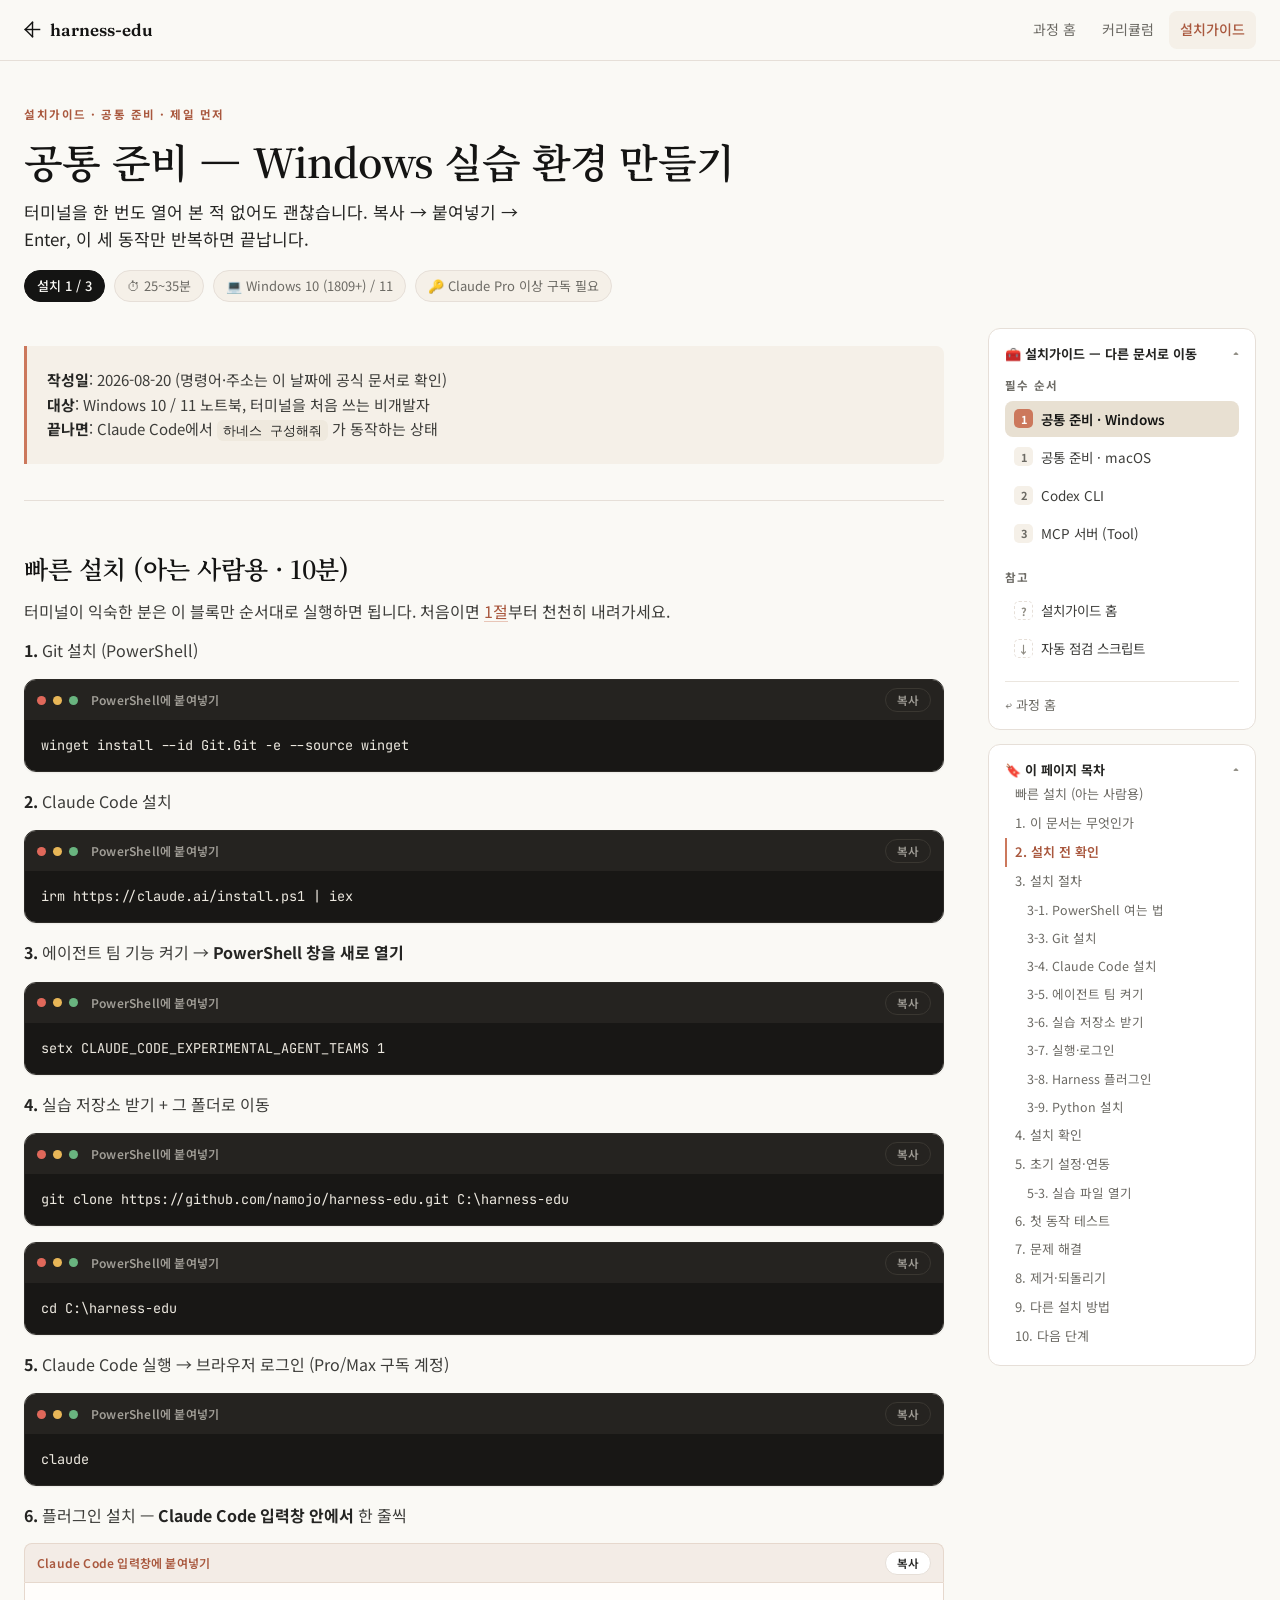
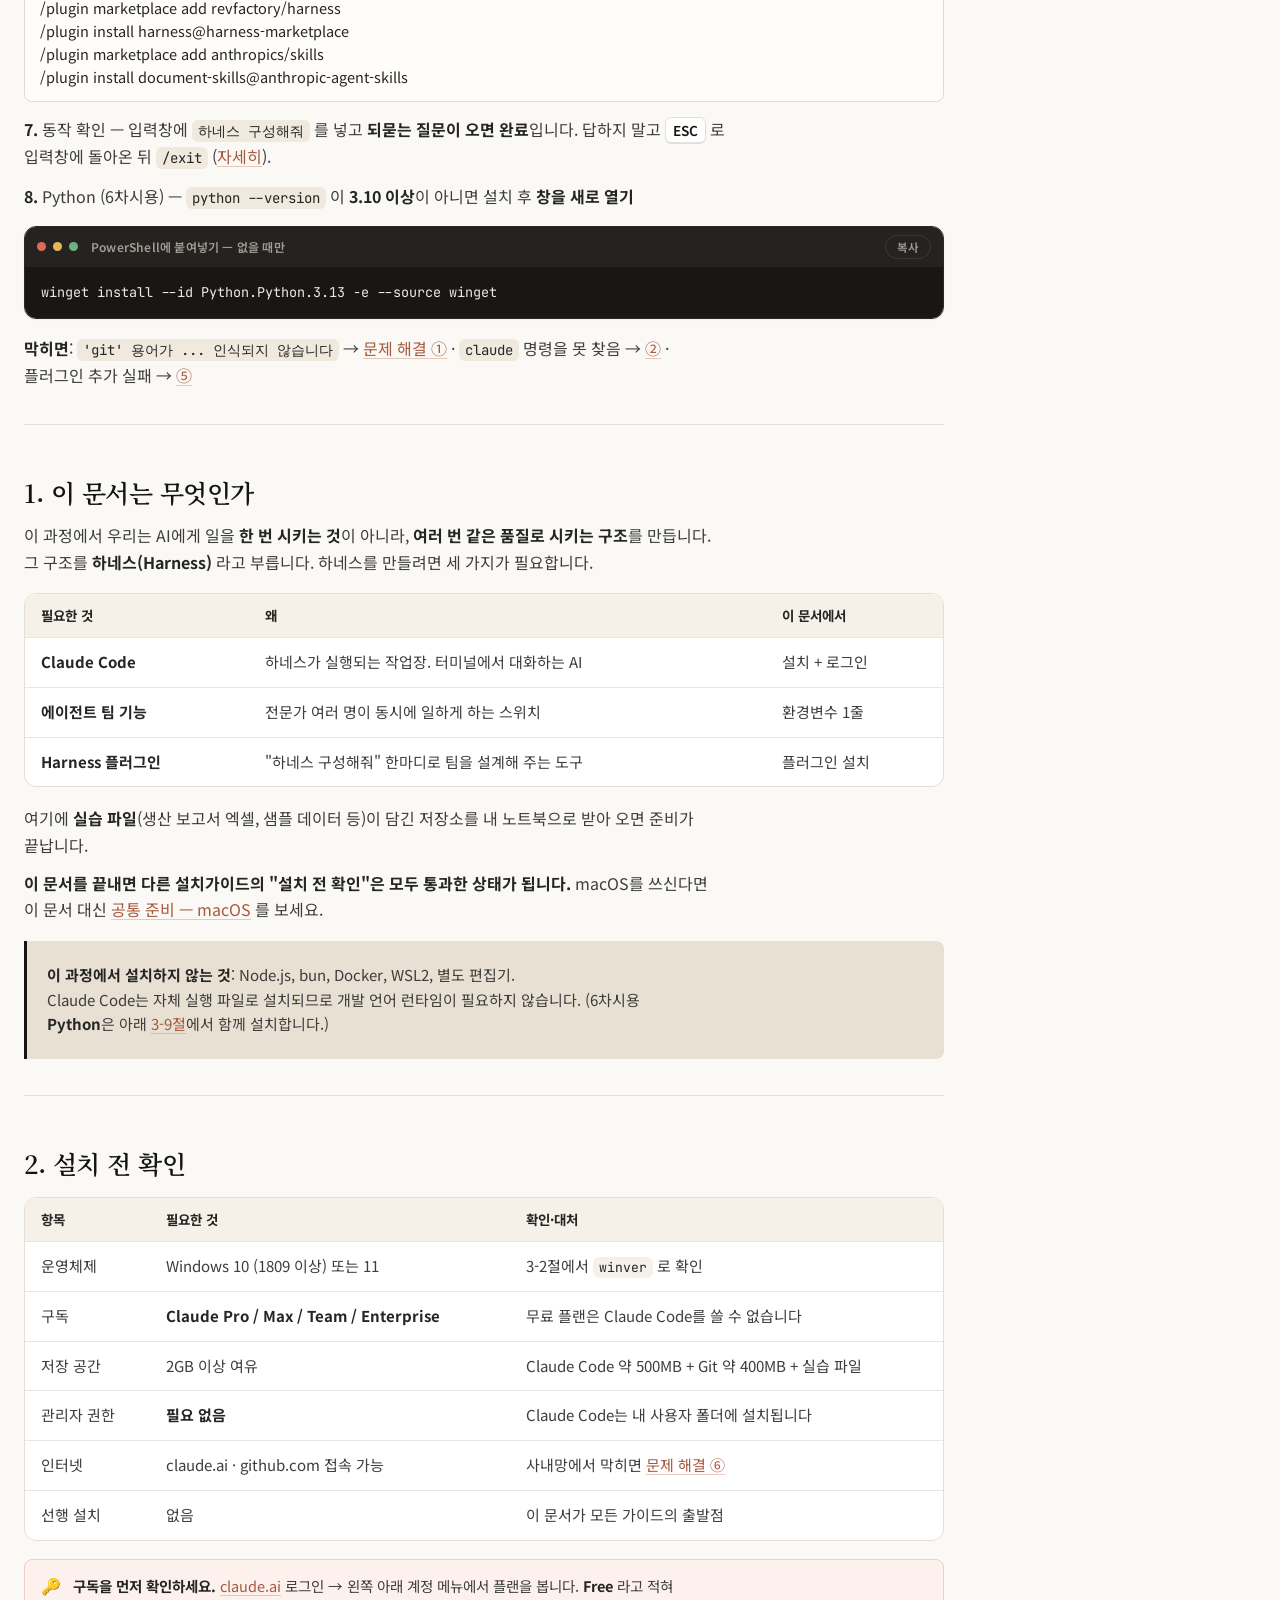
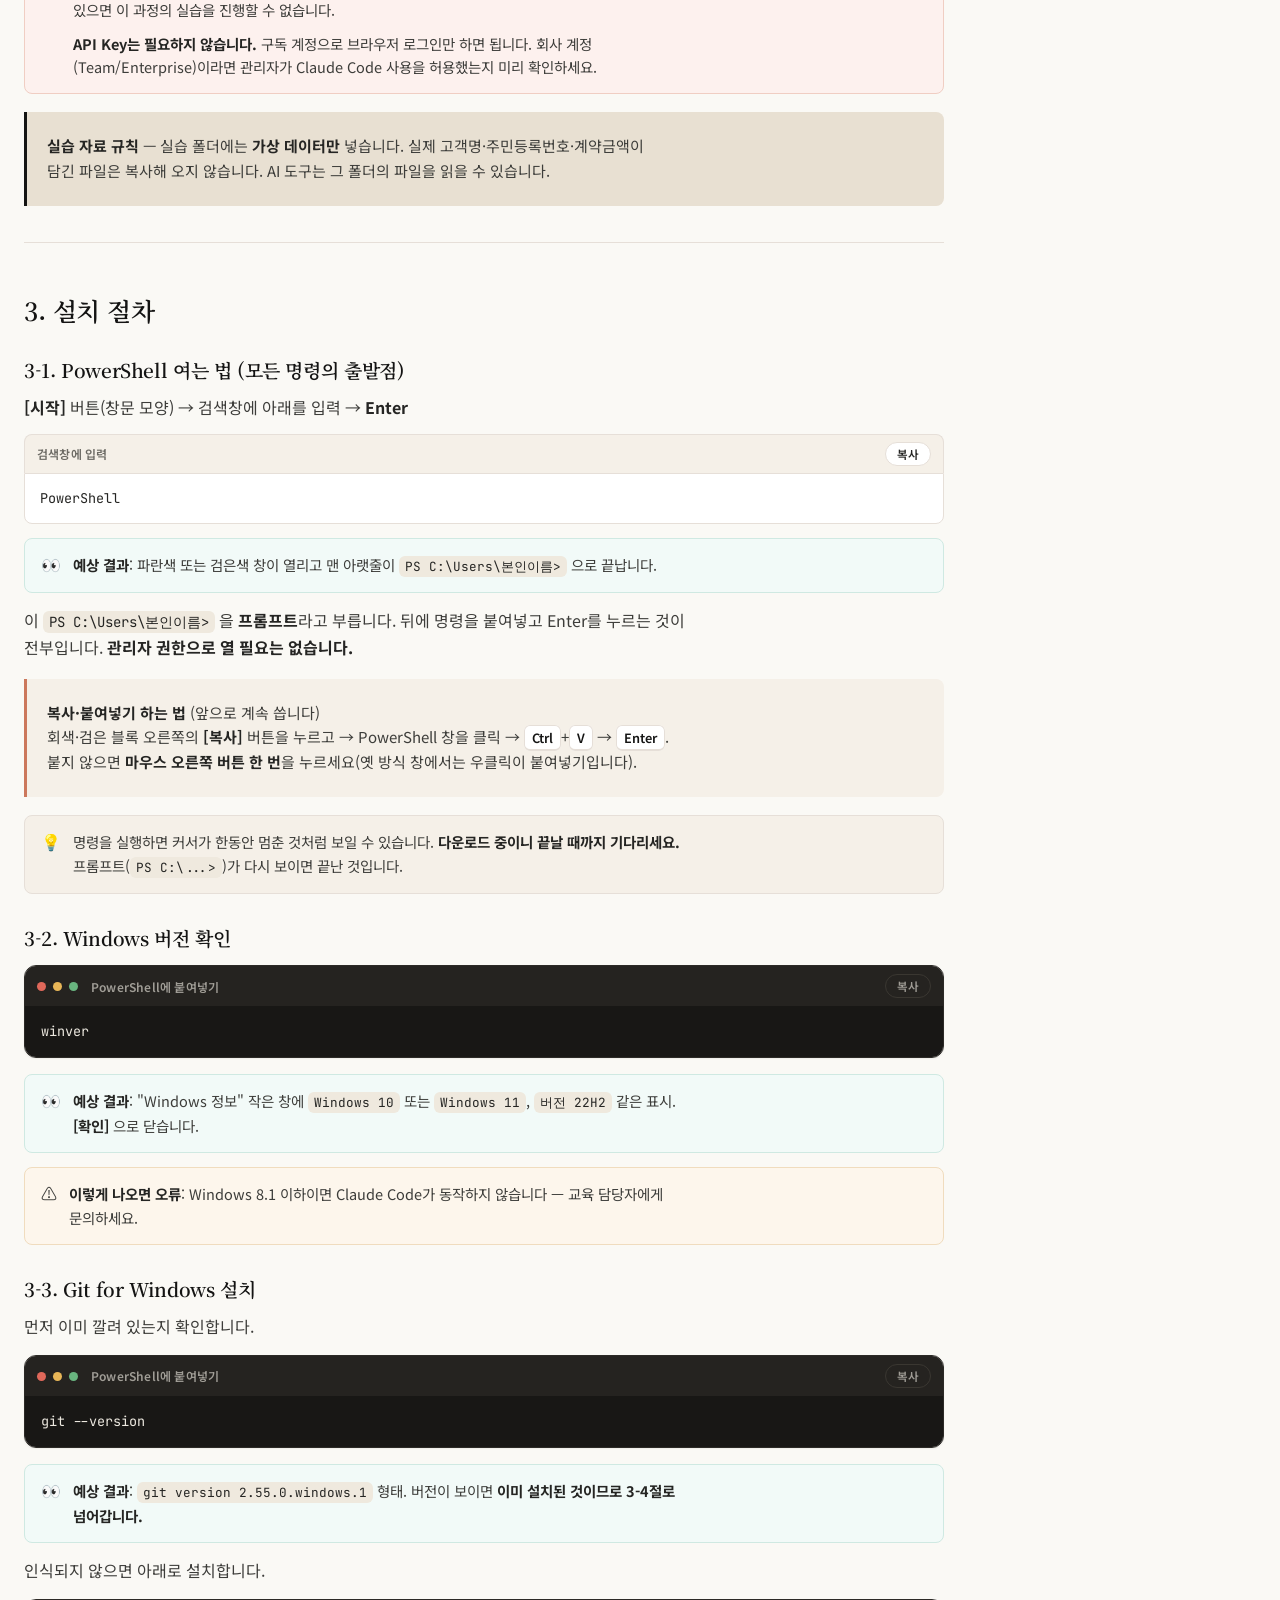
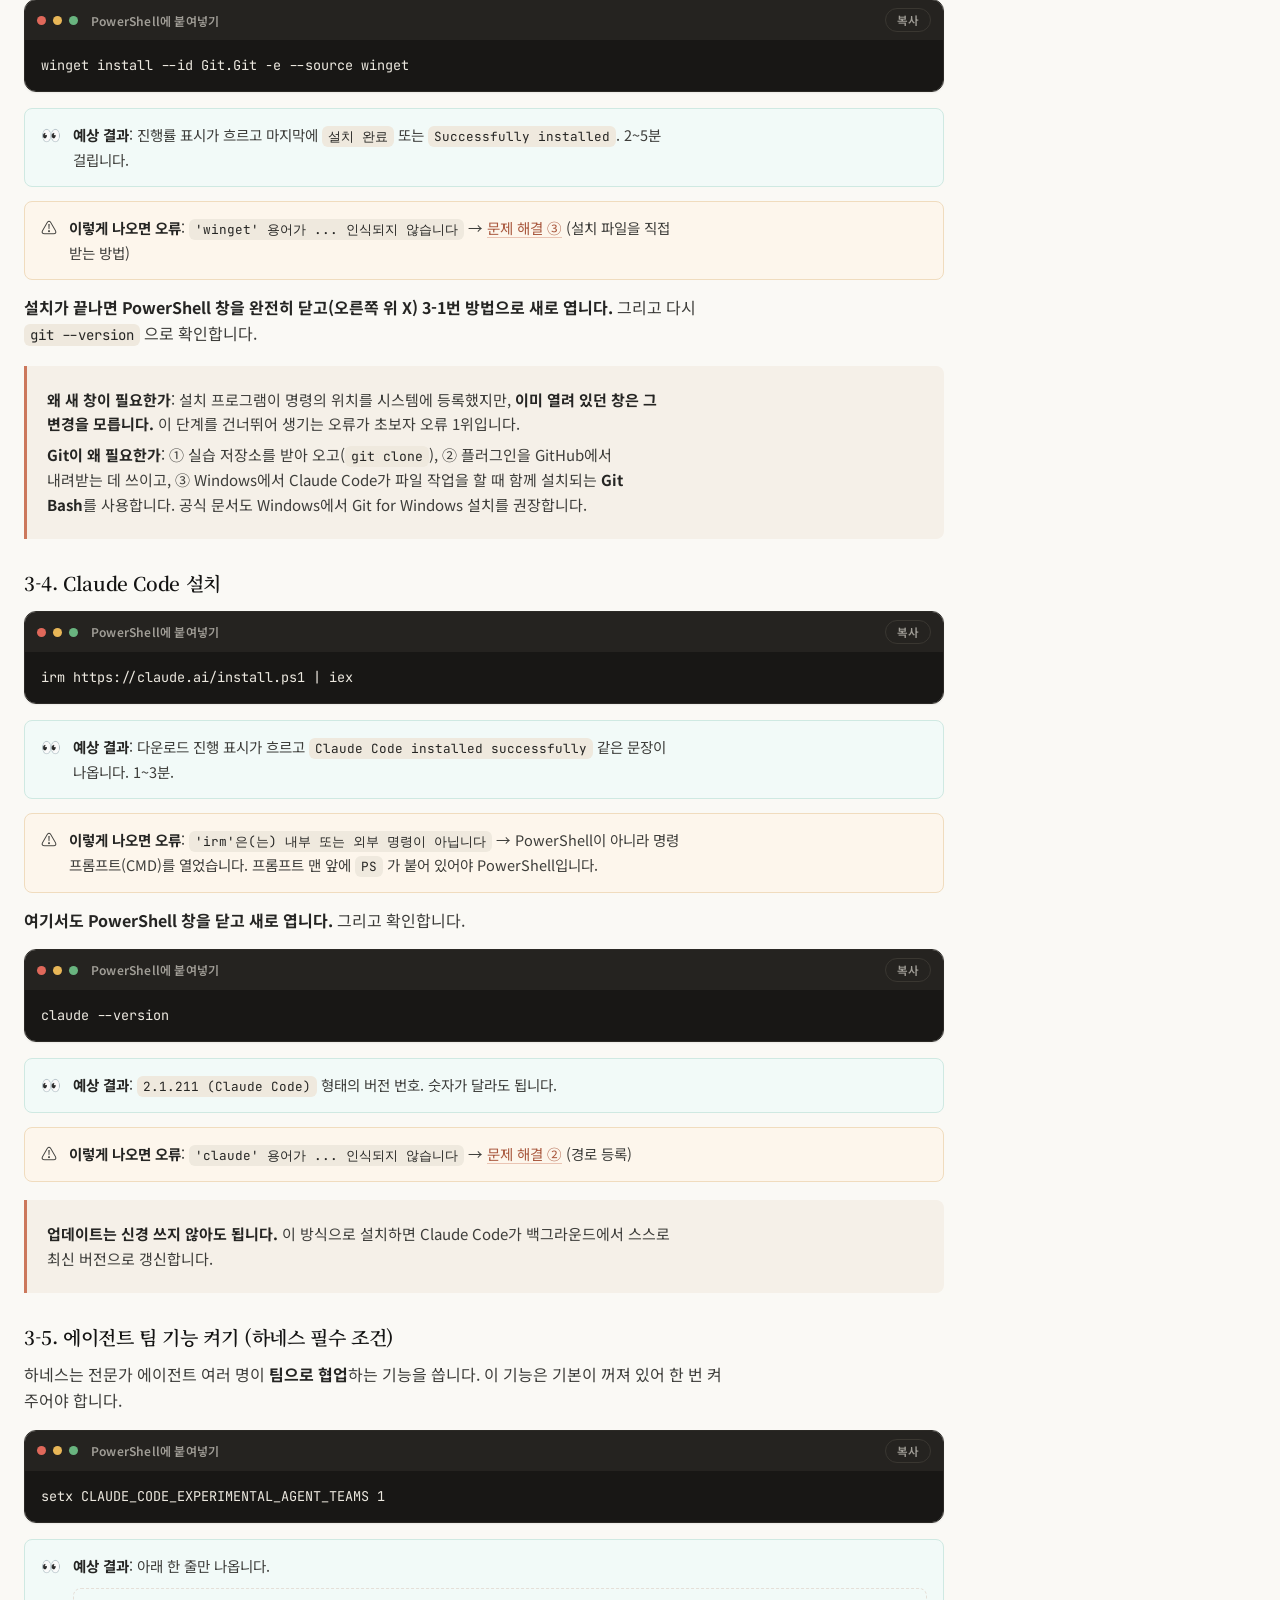
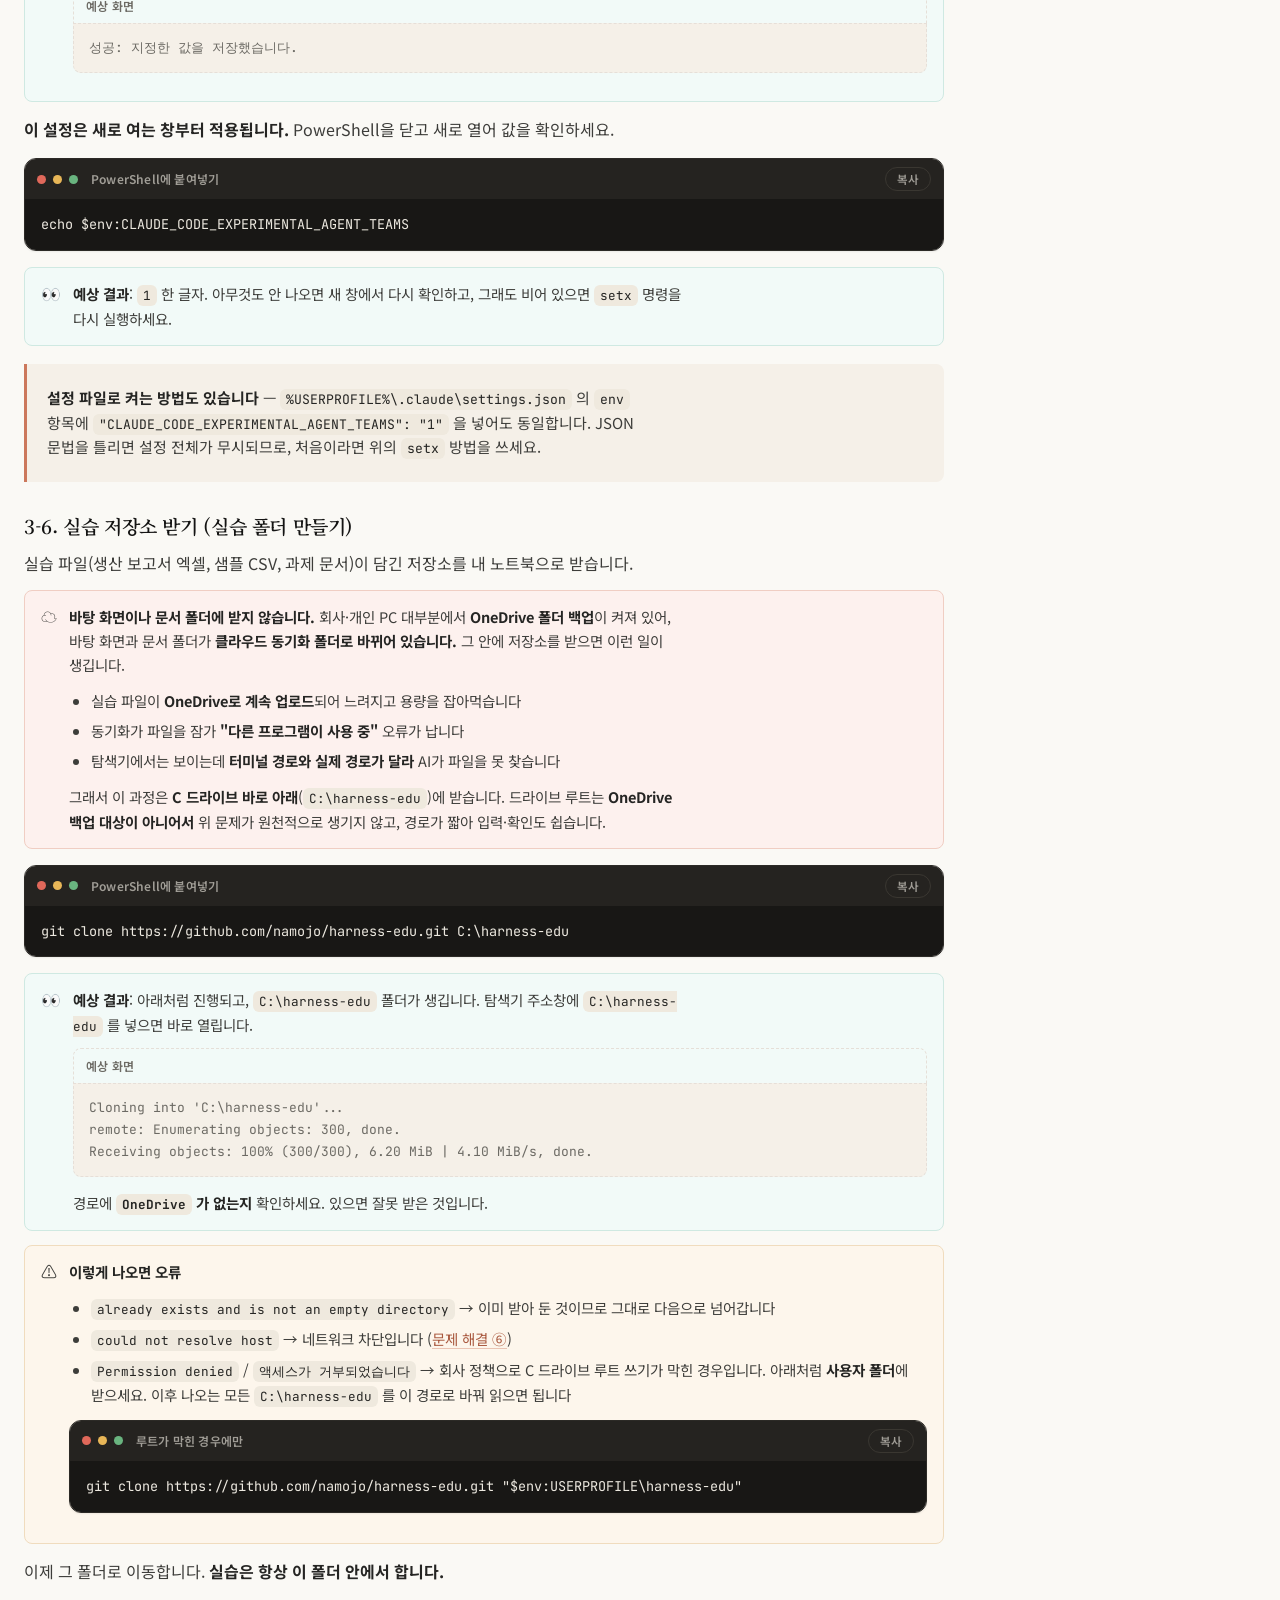
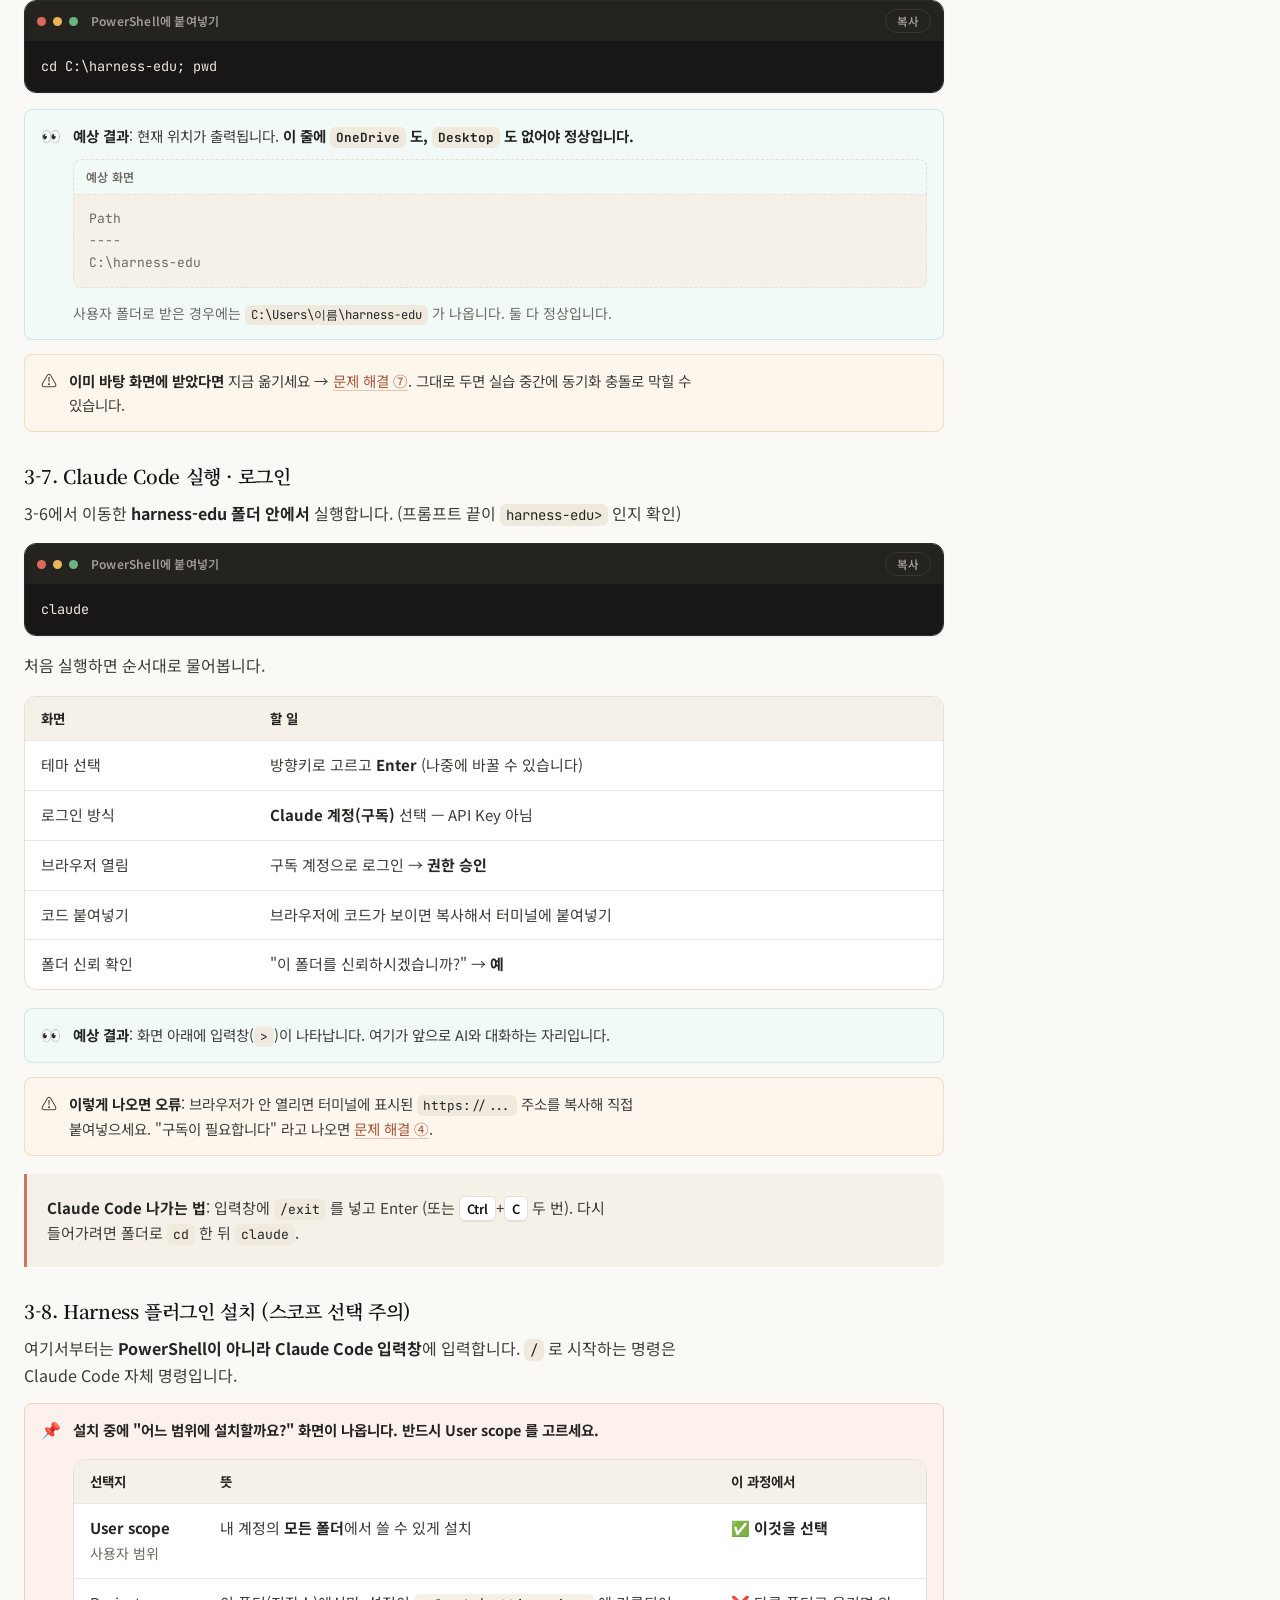
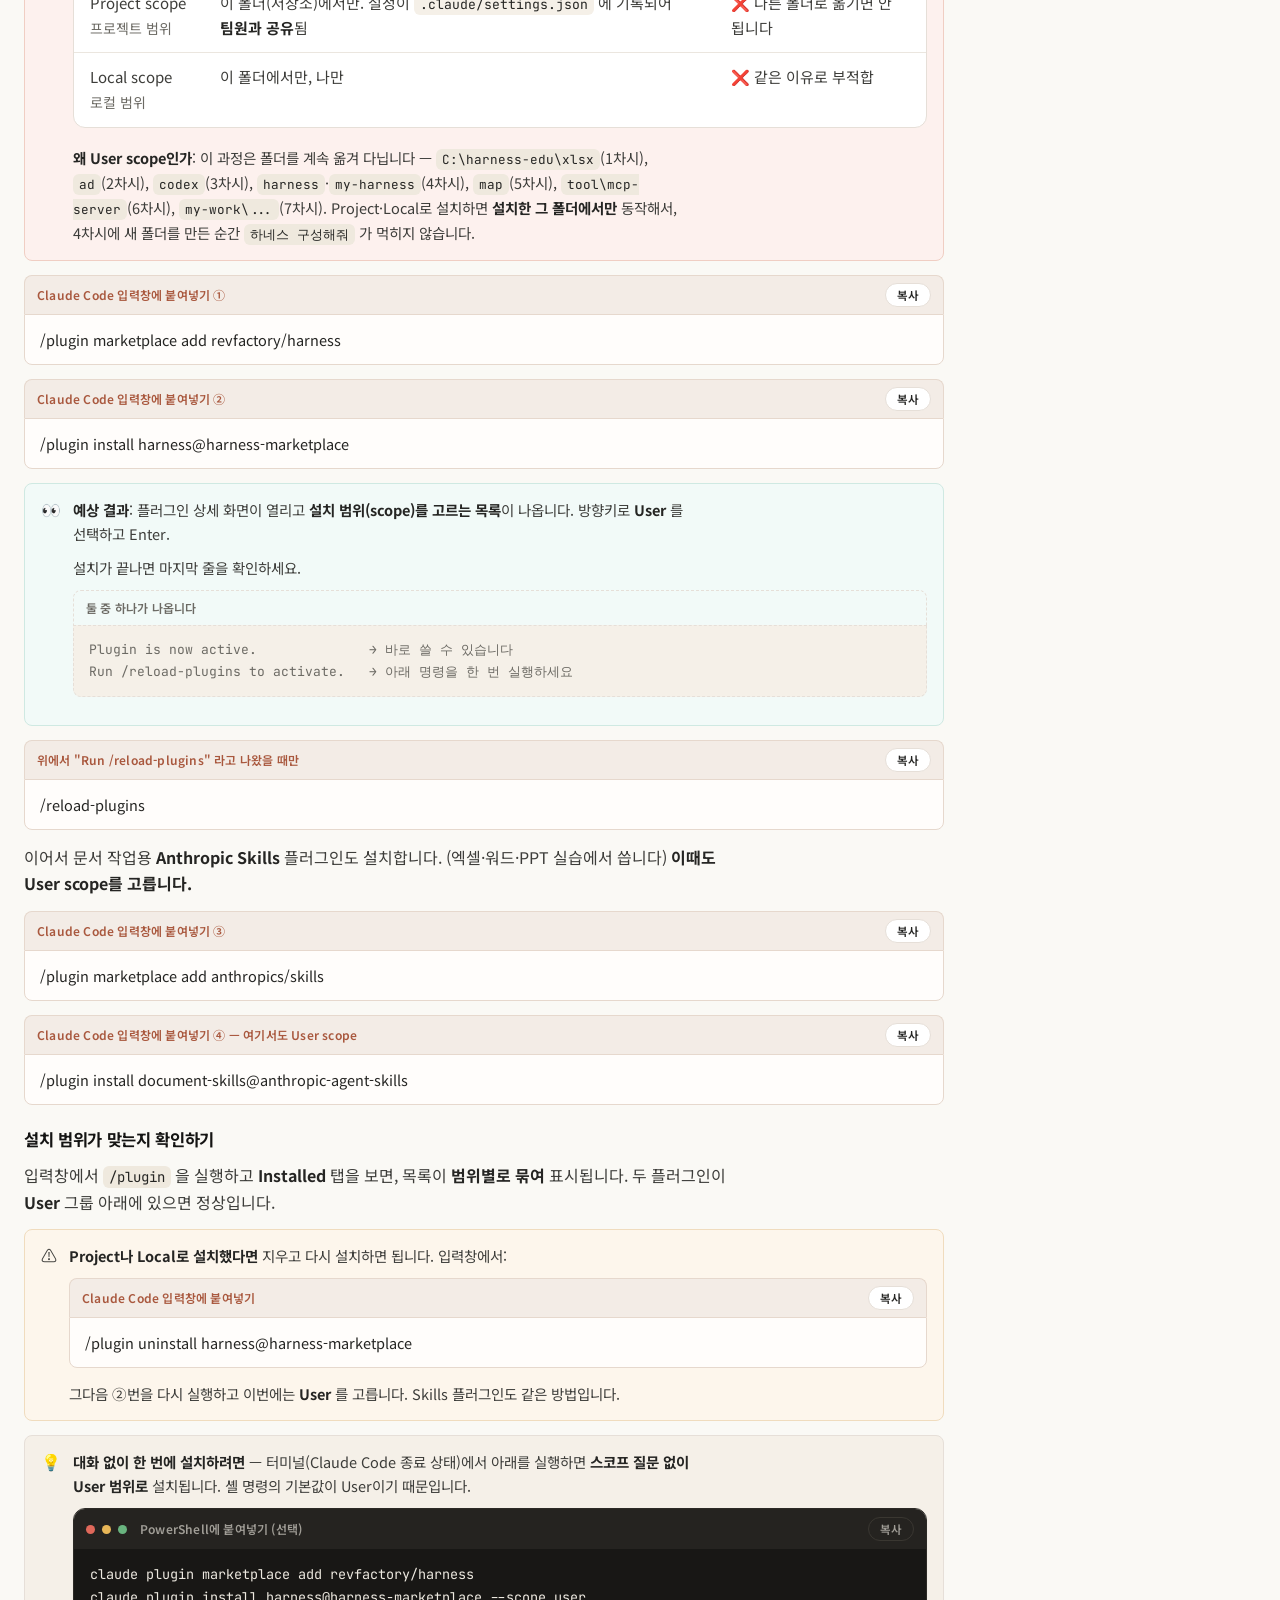
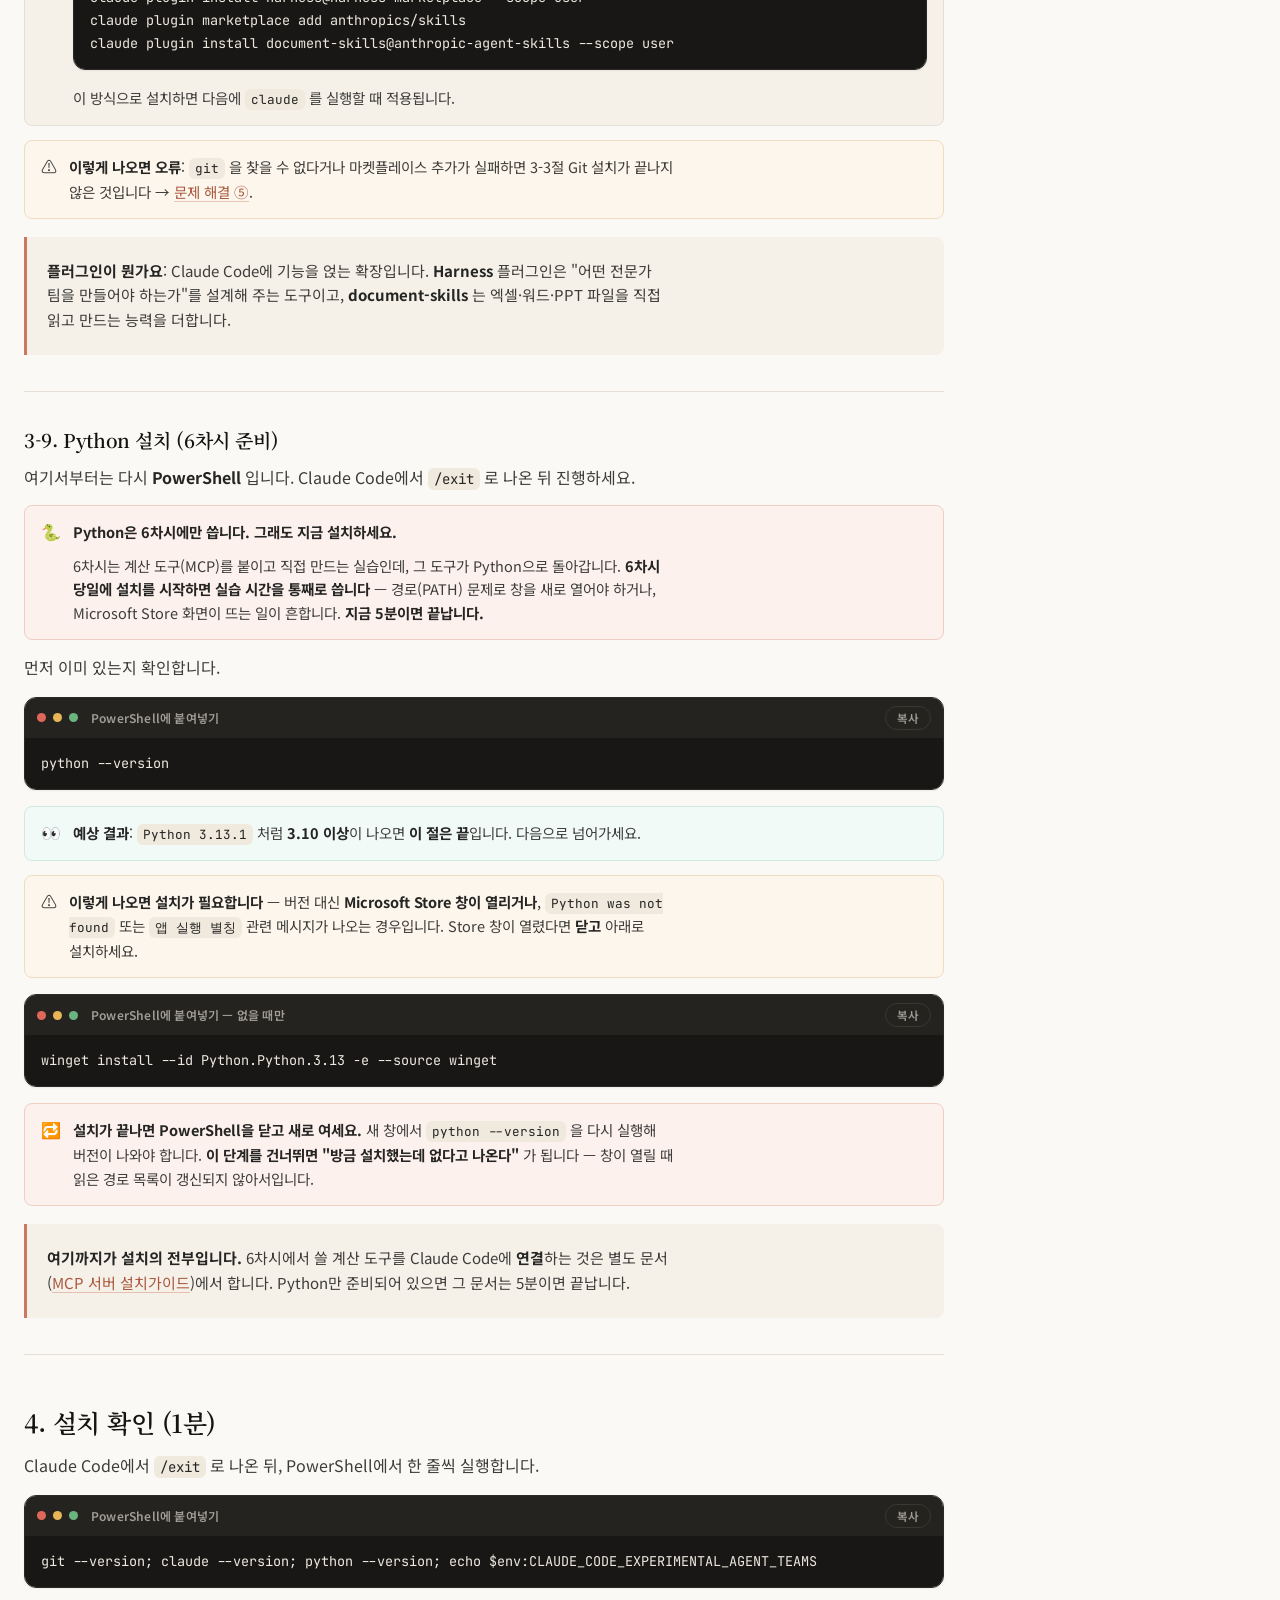
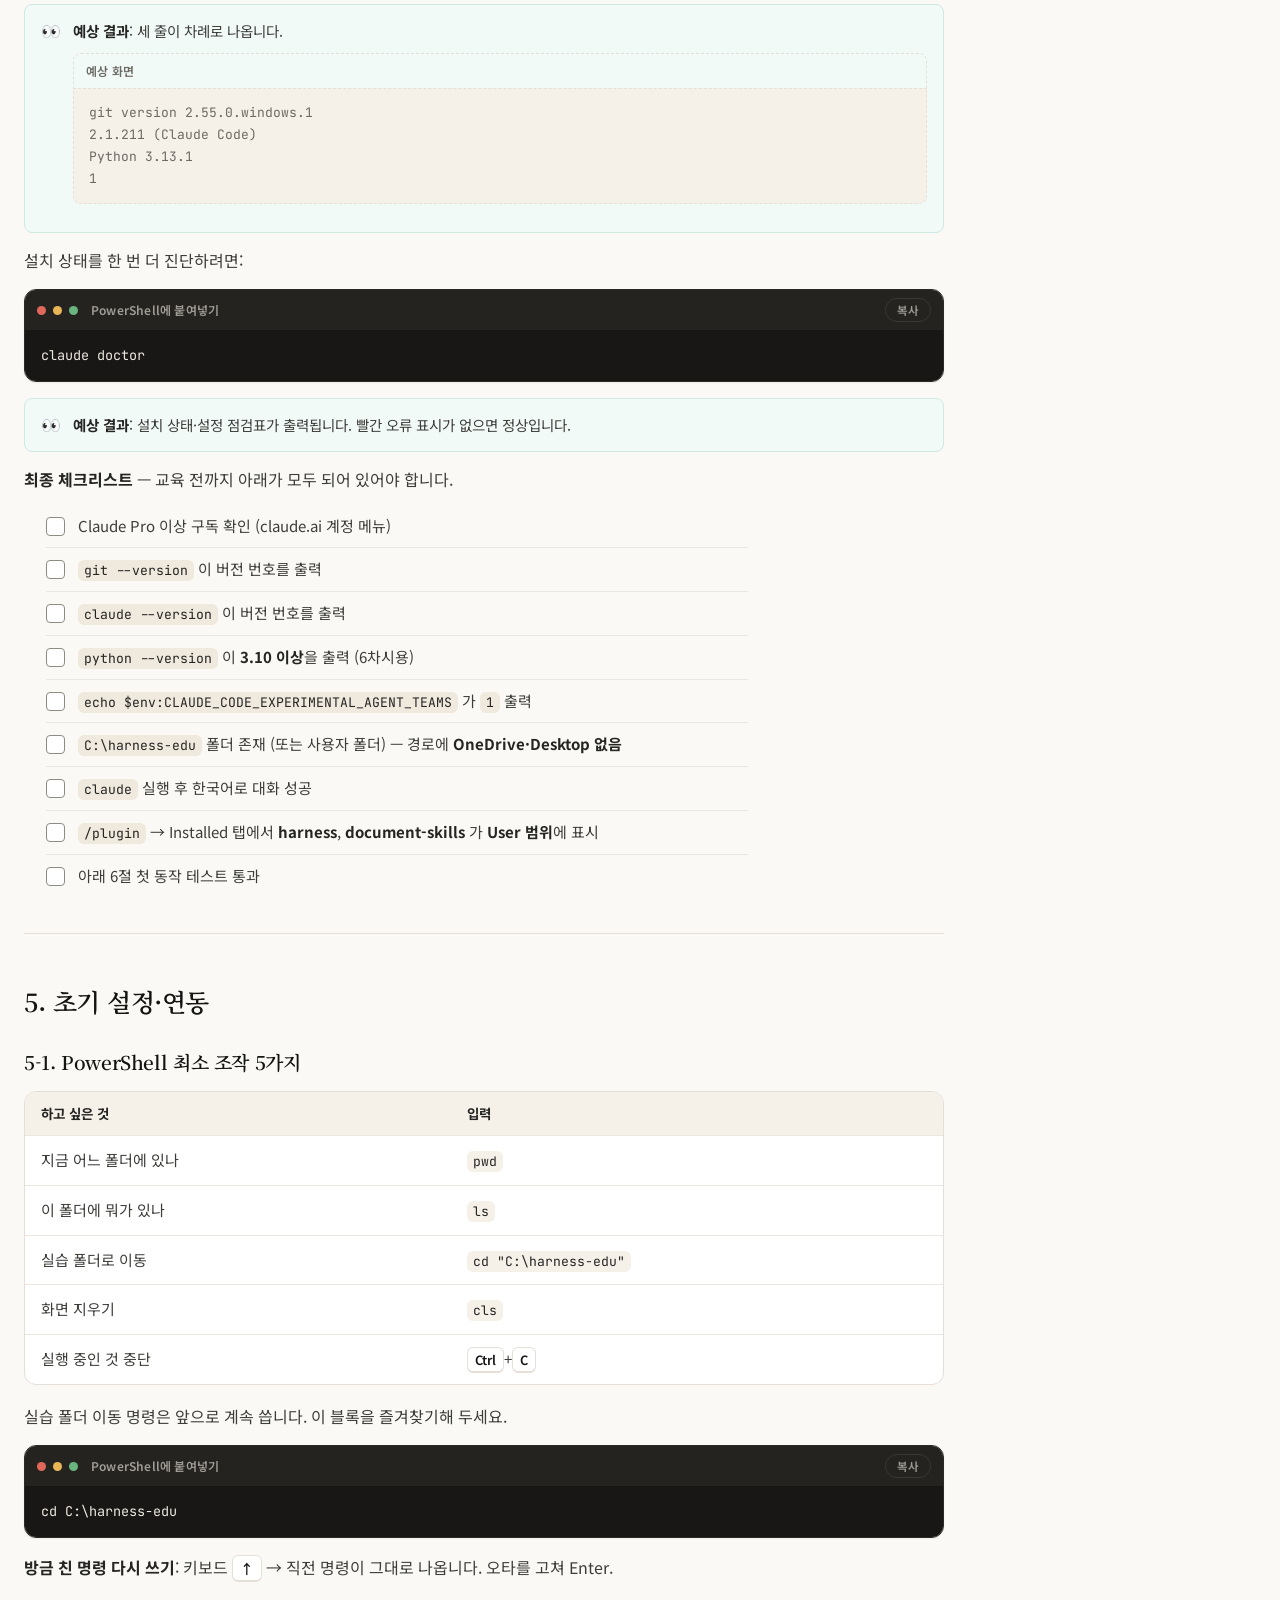
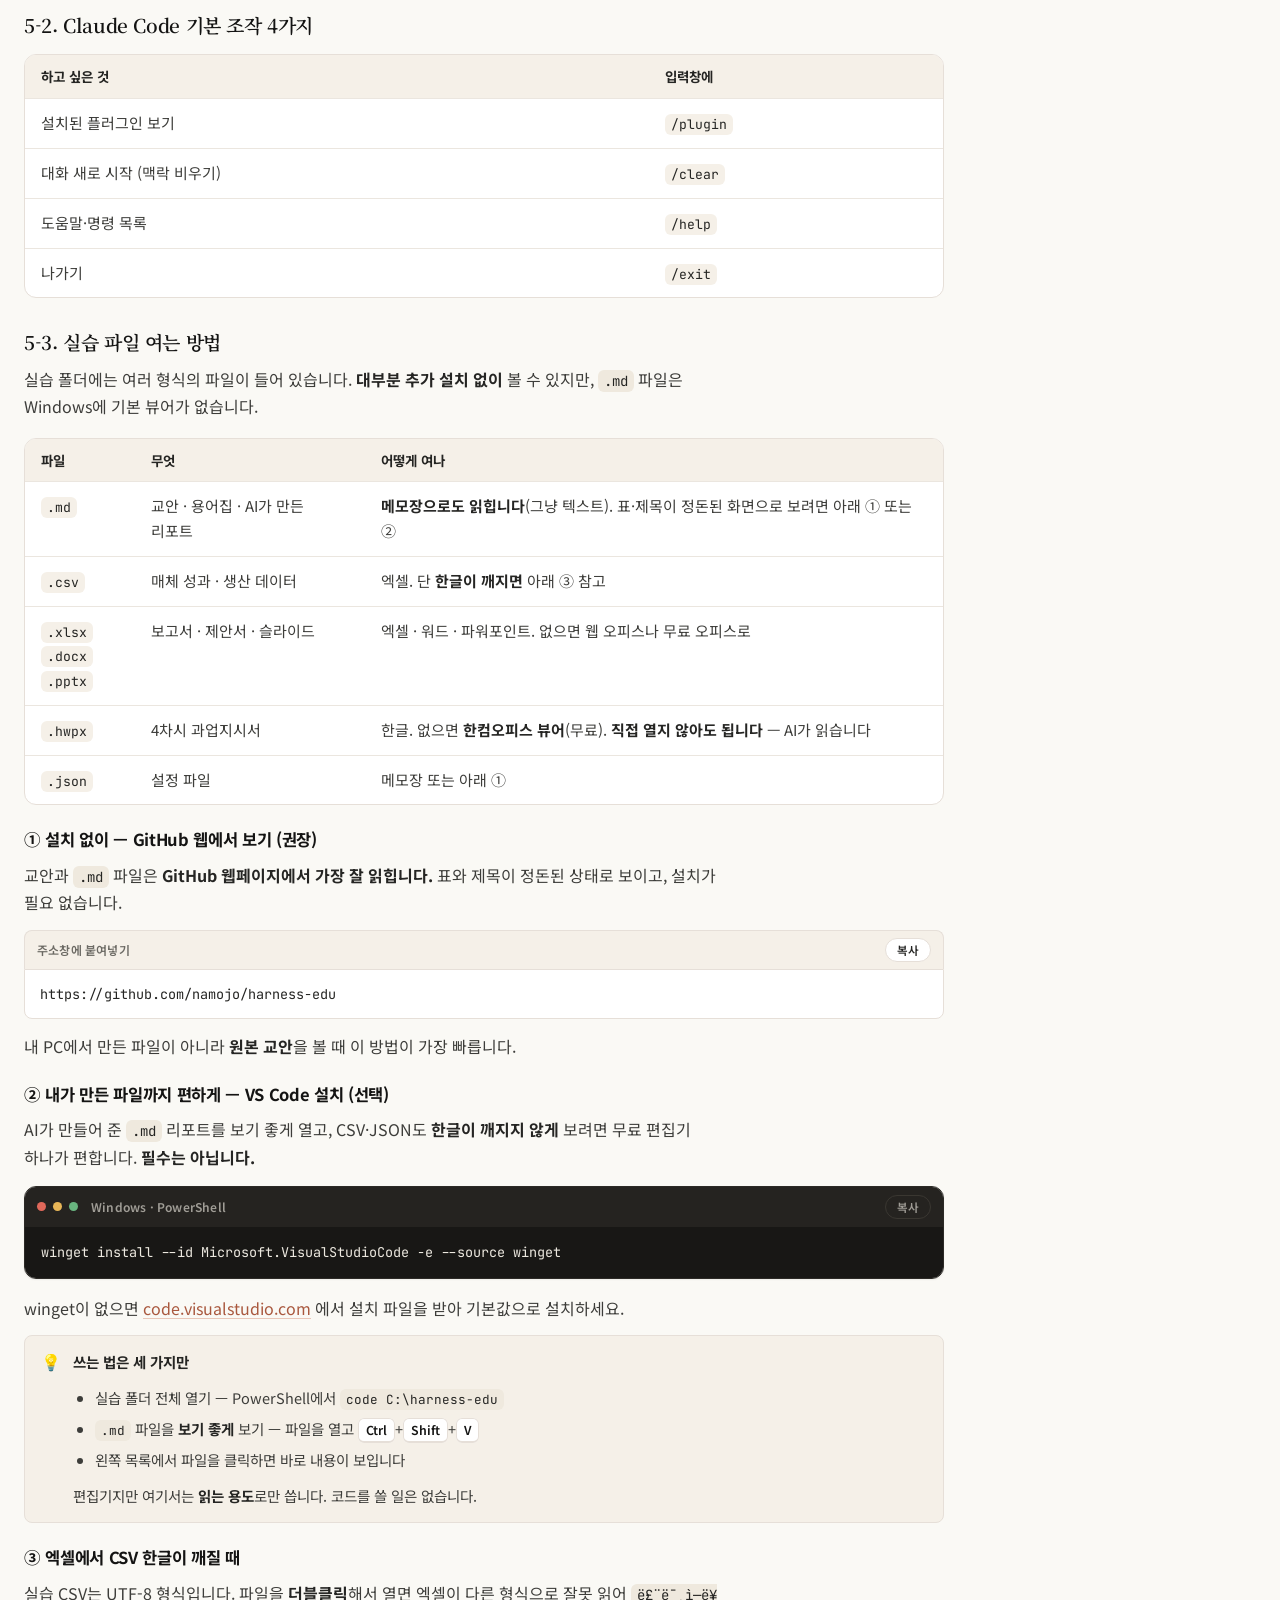
<file: docs/install/setup-windows.html>
<!doctype html>
<html lang="ko">
<head>
<meta charset="utf-8">
<meta name="viewport" content="width=device-width, initial-scale=1">
<title>공통 준비 — Windows 실습 환경 만들기 · harness-edu</title>
<meta name="description" content="터미널을 처음 열어 보는 분을 위한 harness-edu 실습 환경 설치가이드. Git · Claude Code · 에이전트 팀 · Harness 플러그인까지 한 번에 준비합니다.">
<link rel="icon" href="data:image/svg+xml,%3Csvg xmlns='http://www.w3.org/2000/svg' viewBox='0 0 24 24'%3E%3Crect width='24' height='24' fill='%23faf9f5'/%3E%3Cg fill='%23141413'%3E%3Crect x='11' y='1' width='2' height='22'/%3E%3Crect x='1' y='11' width='22' height='2'/%3E%3Crect x='3.8' y='3.8' width='2' height='16.4' transform='rotate(45 12 12)'/%3E%3Crect x='3.8' y='3.8' width='2' height='16.4' transform='rotate(-45 12 12)'/%3E%3C/g%3E%3C/svg%3E">
<link rel="preconnect" href="https://fonts.googleapis.com">
<link rel="preconnect" href="https://fonts.gstatic.com" crossorigin>
<link href="https://fonts.googleapis.com/css2?family=Fraunces:opsz,wght@9..144,400;9..144,600&family=Noto+Sans+KR:wght@400;500;700&family=Noto+Serif+KR:wght@500;600&family=JetBrains+Mono:wght@400;500&display=swap" rel="stylesheet">
<link rel="stylesheet" href="../assets/site.css">
</head>
<body data-page="install-setup-windows">
<a class="skip-link" href="#main">본문으로 건너뛰기</a>

<header class="topnav"><div class="wrap">
  <a class="brand" href="../index.html">
    <span class="spike" aria-hidden="true"><svg viewBox="0 0 24 24"><g fill="#141413"><rect x="11" y="1" width="2" height="22"/><rect x="1" y="11" width="22" height="2"/><rect x="3.8" y="3.8" width="2" height="16.4" transform="rotate(45 12 12)"/><rect x="3.8" y="3.8" width="2" height="16.4" transform="rotate(-45 12 12)"/></g></svg></span>
    <span class="brand-full">harness-edu</span>
  </a>
  <nav aria-label="주요 메뉴">
    <a href="../index.html">과정 홈</a>
    <a href="../index.html#curriculum">커리큘럼</a>
    <a href="index.html" aria-current="page">설치가이드</a>
  </nav>
</div></header>

<div class="wrap page-head">
  <div class="eyebrow">설치가이드 · 공통 준비 · 제일 먼저</div>
  <h1>공통 준비 — Windows 실습 환경 만들기</h1>
  <p class="sub">터미널을 한 번도 열어 본 적 없어도 괜찮습니다. 복사 → 붙여넣기 → Enter, 이 세 동작만 반복하면 끝납니다.</p>
  <div class="meta">
    <span class="badge">설치 1 / 3</span>
    <span>⏱ 25~35분</span>
    <span>💻 Windows 10 (1809+) / 11</span>
    <span>🔑 Claude Pro 이상 구독 필요</span>
  </div>
</div>

<div class="wrap layout">
  <main id="main" class="main-col">
    <article class="prose">

<blockquote>
  <p><strong>작성일</strong>: 2026-08-20 (명령어·주소는 이 날짜에 공식 문서로 확인)<br>
  <strong>대상</strong>: Windows 10 / 11 노트북, 터미널을 처음 쓰는 비개발자<br>
  <strong>끝나면</strong>: Claude Code에서 <code>하네스 구성해줘</code> 가 동작하는 상태</p>
</blockquote>

<hr>

<h2 id="빠른-설치">빠른 설치 (아는 사람용 · 10분)</h2>

<p>터미널이 익숙한 분은 이 블록만 순서대로 실행하면 됩니다. 처음이면 <a href="#1-이-문서는-무엇인가">1절</a>부터 천천히 내려가세요.</p>

<p><strong>1.</strong> Git 설치 (PowerShell)</p>
<div class="code-card is-term"><div class="terminal"><div class="terminal-bar"><i></i><i></i><i></i><span>PowerShell에 붙여넣기</span><button type="button" class="copy-btn" data-copy>복사</button></div><div class="terminal-body"><pre>winget install --id Git.Git -e --source winget</pre></div></div></div>

<p><strong>2.</strong> Claude Code 설치</p>
<div class="code-card is-term"><div class="terminal"><div class="terminal-bar"><i></i><i></i><i></i><span>PowerShell에 붙여넣기</span><button type="button" class="copy-btn" data-copy>복사</button></div><div class="terminal-body"><pre>irm https://claude.ai/install.ps1 | iex</pre></div></div></div>

<p><strong>3.</strong> 에이전트 팀 기능 켜기 → <strong>PowerShell 창을 새로 열기</strong></p>
<div class="code-card is-term"><div class="terminal"><div class="terminal-bar"><i></i><i></i><i></i><span>PowerShell에 붙여넣기</span><button type="button" class="copy-btn" data-copy>복사</button></div><div class="terminal-body"><pre>setx CLAUDE_CODE_EXPERIMENTAL_AGENT_TEAMS 1</pre></div></div></div>

<p><strong>4.</strong> 실습 저장소 받기 + 그 폴더로 이동</p>
<div class="code-card is-term"><div class="terminal"><div class="terminal-bar"><i></i><i></i><i></i><span>PowerShell에 붙여넣기</span><button type="button" class="copy-btn" data-copy>복사</button></div><div class="terminal-body"><pre>git clone https://github.com/namojo/harness-edu.git C:\harness-edu</pre></div></div></div>
<div class="code-card is-term"><div class="terminal"><div class="terminal-bar"><i></i><i></i><i></i><span>PowerShell에 붙여넣기</span><button type="button" class="copy-btn" data-copy>복사</button></div><div class="terminal-body"><pre>cd C:\harness-edu</pre></div></div></div>

<p><strong>5.</strong> Claude Code 실행 → 브라우저 로그인 (Pro/Max 구독 계정)</p>
<div class="code-card is-term"><div class="terminal"><div class="terminal-bar"><i></i><i></i><i></i><span>PowerShell에 붙여넣기</span><button type="button" class="copy-btn" data-copy>복사</button></div><div class="terminal-body"><pre>claude</pre></div></div></div>

<p><strong>6.</strong> 플러그인 설치 — <strong>Claude Code 입력창 안에서</strong> 한 줄씩</p>
<div class="code-card is-prompt"><div class="code-bar"><span class="code-label">Claude Code 입력창에 붙여넣기</span><button type="button" class="copy-btn" data-copy>복사</button></div><pre>/plugin marketplace add revfactory/harness
/plugin install harness@harness-marketplace
/plugin marketplace add anthropics/skills
/plugin install document-skills@anthropic-agent-skills</pre></div>

<p><strong>7.</strong> 동작 확인 — 입력창에 <code>하네스 구성해줘</code> 를 넣고 <strong>되묻는 질문이 오면 완료</strong>입니다. 답하지 말고 <kbd>ESC</kbd> 로 입력창에 돌아온 뒤 <code>/exit</code> (<a href="#6-첫-동작-테스트">자세히</a>).</p>

<p><strong>8.</strong> Python (6차시용) — <code>python --version</code> 이 <strong>3.10 이상</strong>이 아니면 설치 후 <strong>창을 새로 열기</strong></p>
<div class="code-card is-term"><div class="terminal"><div class="terminal-bar"><i></i><i></i><i></i><span>PowerShell에 붙여넣기 — 없을 때만</span><button type="button" class="copy-btn" data-copy>복사</button></div><div class="terminal-body"><pre>winget install --id Python.Python.3.13 -e --source winget</pre></div></div></div>

<p><strong>막히면</strong>: <code>'git' 용어가 ... 인식되지 않습니다</code> → <a href="#문제-1">문제 해결 ①</a> · <code>claude</code> 명령을 못 찾음 → <a href="#문제-2">②</a> · 플러그인 추가 실패 → <a href="#문제-5">⑤</a></p>

<hr>

<h2 id="1-이-문서는-무엇인가">1. 이 문서는 무엇인가</h2>

<p>이 과정에서 우리는 AI에게 일을 <strong>한 번 시키는 것</strong>이 아니라, <strong>여러 번 같은 품질로 시키는 구조</strong>를 만듭니다. 그 구조를 <strong>하네스(Harness)</strong> 라고 부릅니다. 하네스를 만들려면 세 가지가 필요합니다.</p>

<div class="table-wrap"><table>
<thead><tr><th>필요한 것</th><th>왜</th><th>이 문서에서</th></tr></thead>
<tbody>
<tr><td><strong>Claude Code</strong></td><td>하네스가 실행되는 작업장. 터미널에서 대화하는 AI</td><td>설치 + 로그인</td></tr>
<tr><td><strong>에이전트 팀 기능</strong></td><td>전문가 여러 명이 동시에 일하게 하는 스위치</td><td>환경변수 1줄</td></tr>
<tr><td><strong>Harness 플러그인</strong></td><td>&quot;하네스 구성해줘&quot; 한마디로 팀을 설계해 주는 도구</td><td>플러그인 설치</td></tr>
</tbody></table></div>

<p>여기에 <strong>실습 파일</strong>(생산 보고서 엑셀, 샘플 데이터 등)이 담긴 저장소를 내 노트북으로 받아 오면 준비가 끝납니다.</p>

<p><strong>이 문서를 끝내면 다른 설치가이드의 &quot;설치 전 확인&quot;은 모두 통과한 상태가 됩니다.</strong> macOS를 쓰신다면 이 문서 대신 <a href="setup-mac.html">공통 준비 — macOS</a> 를 보세요.</p>

<blockquote class="rule">
  <p><strong>이 과정에서 설치하지 않는 것</strong>: Node.js, bun, Docker, WSL2, 별도 편집기.<br>
  Claude Code는 자체 실행 파일로 설치되므로 개발 언어 런타임이 필요하지 않습니다. (6차시용 <strong>Python</strong>은 아래 <a href="#3-9-python-설치">3-9절</a>에서 함께 설치합니다.)</p>
</blockquote>

<hr>

<h2 id="2-설치-전-확인">2. 설치 전 확인</h2>

<div class="table-wrap"><table>
<thead><tr><th>항목</th><th>필요한 것</th><th>확인·대처</th></tr></thead>
<tbody>
<tr><td>운영체제</td><td>Windows 10 (1809 이상) 또는 11</td><td>3-2절에서 <code>winver</code> 로 확인</td></tr>
<tr><td>구독</td><td><strong>Claude Pro / Max / Team / Enterprise</strong></td><td>무료 플랜은 Claude Code를 쓸 수 없습니다</td></tr>
<tr><td>저장 공간</td><td>2GB 이상 여유</td><td>Claude Code 약 500MB + Git 약 400MB + 실습 파일</td></tr>
<tr><td>관리자 권한</td><td><strong>필요 없음</strong></td><td>Claude Code는 내 사용자 폴더에 설치됩니다</td></tr>
<tr><td>인터넷</td><td>claude.ai · github.com 접속 가능</td><td>사내망에서 막히면 <a href="#문제-6">문제 해결 ⑥</a></td></tr>
<tr><td>선행 설치</td><td>없음</td><td>이 문서가 모든 가이드의 출발점</td></tr>
</tbody></table></div>

<section class="callout callout-stop"><span class="callout-icon" aria-hidden="true">🔑</span><div class="callout-body">
<p><strong>구독을 먼저 확인하세요.</strong> <a href="https://claude.ai" target="_blank" rel="noopener">claude.ai</a> 로그인 → 왼쪽 아래 계정 메뉴에서 플랜을 봅니다. <strong>Free</strong> 라고 적혀 있으면 이 과정의 실습을 진행할 수 없습니다.</p>
<p><strong>API Key는 필요하지 않습니다.</strong> 구독 계정으로 브라우저 로그인만 하면 됩니다. 회사 계정(Team/Enterprise)이라면 관리자가 Claude Code 사용을 허용했는지 미리 확인하세요.</p>
</div></section>

<blockquote class="rule">
  <p><strong>실습 자료 규칙</strong> — 실습 폴더에는 <strong>가상 데이터만</strong> 넣습니다. 실제 고객명·주민등록번호·계약금액이 담긴 파일은 복사해 오지 않습니다. AI 도구는 그 폴더의 파일을 읽을 수 있습니다.</p>
</blockquote>

<hr>

<h2 id="3-설치-절차">3. 설치 절차</h2>

<h3 id="3-1-powershell-여는-법">3-1. PowerShell 여는 법 (모든 명령의 출발점)</h3>

<p><strong>[시작]</strong> 버튼(창문 모양) → 검색창에 아래를 입력 → <strong>Enter</strong></p>
<div class="code-card is-lite"><div class="code-bar"><span class="code-label">검색창에 입력</span><button type="button" class="copy-btn" data-copy>복사</button></div><pre>PowerShell</pre></div>

<section class="callout callout-expect"><span class="callout-icon" aria-hidden="true">👀</span><div class="callout-body"><p><strong>예상 결과</strong>: 파란색 또는 검은색 창이 열리고 맨 아랫줄이 <code>PS C:\Users\본인이름&gt;</code> 으로 끝납니다.</p></div></section>

<p>이 <code>PS C:\Users\본인이름&gt;</code> 을 <strong>프롬프트</strong>라고 부릅니다. 뒤에 명령을 붙여넣고 Enter를 누르는 것이 전부입니다. <strong>관리자 권한으로 열 필요는 없습니다.</strong></p>

<blockquote>
  <p><strong>복사·붙여넣기 하는 법</strong> (앞으로 계속 씁니다)<br>
  회색·검은 블록 오른쪽의 <strong>[복사]</strong> 버튼을 누르고 → PowerShell 창을 클릭 → <kbd>Ctrl</kbd>+<kbd>V</kbd> → <kbd>Enter</kbd>.<br>
  붙지 않으면 <strong>마우스 오른쪽 버튼 한 번</strong>을 누르세요(옛 방식 창에서는 우클릭이 붙여넣기입니다).</p>
</blockquote>

<section class="callout callout-tip"><span class="callout-icon" aria-hidden="true">💡</span><div class="callout-body"><p>명령을 실행하면 커서가 한동안 멈춘 것처럼 보일 수 있습니다. <strong>다운로드 중이니 끝날 때까지 기다리세요.</strong> 프롬프트(<code>PS C:\...&gt;</code>)가 다시 보이면 끝난 것입니다.</p></div></section>

<h3 id="3-2-windows-버전-확인">3-2. Windows 버전 확인</h3>

<div class="code-card is-term"><div class="terminal"><div class="terminal-bar"><i></i><i></i><i></i><span>PowerShell에 붙여넣기</span><button type="button" class="copy-btn" data-copy>복사</button></div><div class="terminal-body"><pre>winver</pre></div></div></div>

<section class="callout callout-expect"><span class="callout-icon" aria-hidden="true">👀</span><div class="callout-body"><p><strong>예상 결과</strong>: &quot;Windows 정보&quot; 작은 창에 <code>Windows 10</code> 또는 <code>Windows 11</code>, <code>버전 22H2</code> 같은 표시. <strong>[확인]</strong> 으로 닫습니다.</p></div></section>

<section class="callout callout-warn"><span class="callout-icon" aria-hidden="true">⚠️</span><div class="callout-body"><p><strong>이렇게 나오면 오류</strong>: Windows 8.1 이하이면 Claude Code가 동작하지 않습니다 — 교육 담당자에게 문의하세요.</p></div></section>

<h3 id="3-3-git-설치">3-3. Git for Windows 설치</h3>

<p>먼저 이미 깔려 있는지 확인합니다.</p>
<div class="code-card is-term"><div class="terminal"><div class="terminal-bar"><i></i><i></i><i></i><span>PowerShell에 붙여넣기</span><button type="button" class="copy-btn" data-copy>복사</button></div><div class="terminal-body"><pre>git --version</pre></div></div></div>

<section class="callout callout-expect"><span class="callout-icon" aria-hidden="true">👀</span><div class="callout-body"><p><strong>예상 결과</strong>: <code>git version 2.55.0.windows.1</code> 형태. 버전이 보이면 <strong>이미 설치된 것이므로 3-4절로 넘어갑니다.</strong></p></div></section>

<p>인식되지 않으면 아래로 설치합니다.</p>
<div class="code-card is-term"><div class="terminal"><div class="terminal-bar"><i></i><i></i><i></i><span>PowerShell에 붙여넣기</span><button type="button" class="copy-btn" data-copy>복사</button></div><div class="terminal-body"><pre>winget install --id Git.Git -e --source winget</pre></div></div></div>

<section class="callout callout-expect"><span class="callout-icon" aria-hidden="true">👀</span><div class="callout-body"><p><strong>예상 결과</strong>: 진행률 표시가 흐르고 마지막에 <code>설치 완료</code> 또는 <code>Successfully installed</code>. 2~5분 걸립니다.</p></div></section>

<section class="callout callout-warn"><span class="callout-icon" aria-hidden="true">⚠️</span><div class="callout-body"><p><strong>이렇게 나오면 오류</strong>: <code>'winget' 용어가 ... 인식되지 않습니다</code> → <a href="#문제-3">문제 해결 ③</a> (설치 파일을 직접 받는 방법)</p></div></section>

<p><strong>설치가 끝나면 PowerShell 창을 완전히 닫고(오른쪽 위 X) 3-1번 방법으로 새로 엽니다.</strong> 그리고 다시 <code>git --version</code> 으로 확인합니다.</p>

<blockquote>
  <p><strong>왜 새 창이 필요한가</strong>: 설치 프로그램이 명령의 위치를 시스템에 등록했지만, <strong>이미 열려 있던 창은 그 변경을 모릅니다.</strong> 이 단계를 건너뛰어 생기는 오류가 초보자 오류 1위입니다.</p>
  <p><strong>Git이 왜 필요한가</strong>: ① 실습 저장소를 받아 오고(<code>git clone</code>), ② 플러그인을 GitHub에서 내려받는 데 쓰이고, ③ Windows에서 Claude Code가 파일 작업을 할 때 함께 설치되는 <strong>Git Bash</strong>를 사용합니다. 공식 문서도 Windows에서 Git for Windows 설치를 권장합니다.</p>
</blockquote>

<h3 id="3-4-claude-code-설치">3-4. Claude Code 설치</h3>

<div class="code-card is-term"><div class="terminal"><div class="terminal-bar"><i></i><i></i><i></i><span>PowerShell에 붙여넣기</span><button type="button" class="copy-btn" data-copy>복사</button></div><div class="terminal-body"><pre>irm https://claude.ai/install.ps1 | iex</pre></div></div></div>

<section class="callout callout-expect"><span class="callout-icon" aria-hidden="true">👀</span><div class="callout-body"><p><strong>예상 결과</strong>: 다운로드 진행 표시가 흐르고 <code>Claude Code installed successfully</code> 같은 문장이 나옵니다. 1~3분.</p></div></section>

<section class="callout callout-warn"><span class="callout-icon" aria-hidden="true">⚠️</span><div class="callout-body"><p><strong>이렇게 나오면 오류</strong>: <code>'irm'은(는) 내부 또는 외부 명령이 아닙니다</code> → PowerShell이 아니라 명령 프롬프트(CMD)를 열었습니다. 프롬프트 맨 앞에 <code>PS</code> 가 붙어 있어야 PowerShell입니다.</p></div></section>

<p><strong>여기서도 PowerShell 창을 닫고 새로 엽니다.</strong> 그리고 확인합니다.</p>
<div class="code-card is-term"><div class="terminal"><div class="terminal-bar"><i></i><i></i><i></i><span>PowerShell에 붙여넣기</span><button type="button" class="copy-btn" data-copy>복사</button></div><div class="terminal-body"><pre>claude --version</pre></div></div></div>

<section class="callout callout-expect"><span class="callout-icon" aria-hidden="true">👀</span><div class="callout-body"><p><strong>예상 결과</strong>: <code>2.1.211 (Claude Code)</code> 형태의 버전 번호. 숫자가 달라도 됩니다.</p></div></section>

<section class="callout callout-warn"><span class="callout-icon" aria-hidden="true">⚠️</span><div class="callout-body"><p><strong>이렇게 나오면 오류</strong>: <code>'claude' 용어가 ... 인식되지 않습니다</code> → <a href="#문제-2">문제 해결 ②</a> (경로 등록)</p></div></section>

<blockquote>
  <p><strong>업데이트는 신경 쓰지 않아도 됩니다.</strong> 이 방식으로 설치하면 Claude Code가 백그라운드에서 스스로 최신 버전으로 갱신합니다.</p>
</blockquote>

<h3 id="3-5-에이전트-팀-켜기">3-5. 에이전트 팀 기능 켜기 (하네스 필수 조건)</h3>

<p>하네스는 전문가 에이전트 여러 명이 <strong>팀으로 협업</strong>하는 기능을 씁니다. 이 기능은 기본이 꺼져 있어 한 번 켜 주어야 합니다.</p>

<div class="code-card is-term"><div class="terminal"><div class="terminal-bar"><i></i><i></i><i></i><span>PowerShell에 붙여넣기</span><button type="button" class="copy-btn" data-copy>복사</button></div><div class="terminal-body"><pre>setx CLAUDE_CODE_EXPERIMENTAL_AGENT_TEAMS 1</pre></div></div></div>

<section class="callout callout-expect"><span class="callout-icon" aria-hidden="true">👀</span><div class="callout-body">
<p><strong>예상 결과</strong>: 아래 한 줄만 나옵니다.</p>
<div class="code-card is-out"><div class="code-bar"><span class="code-label">예상 화면</span></div><pre>성공: 지정한 값을 저장했습니다.</pre></div>
</div></section>

<p><strong>이 설정은 새로 여는 창부터 적용됩니다.</strong> PowerShell을 닫고 새로 열어 값을 확인하세요.</p>
<div class="code-card is-term"><div class="terminal"><div class="terminal-bar"><i></i><i></i><i></i><span>PowerShell에 붙여넣기</span><button type="button" class="copy-btn" data-copy>복사</button></div><div class="terminal-body"><pre>echo $env:CLAUDE_CODE_EXPERIMENTAL_AGENT_TEAMS</pre></div></div></div>

<section class="callout callout-expect"><span class="callout-icon" aria-hidden="true">👀</span><div class="callout-body"><p><strong>예상 결과</strong>: <code>1</code> 한 글자. 아무것도 안 나오면 새 창에서 다시 확인하고, 그래도 비어 있으면 <code>setx</code> 명령을 다시 실행하세요.</p></div></section>

<blockquote>
  <p><strong>설정 파일로 켜는 방법도 있습니다</strong> — <code>%USERPROFILE%\.claude\settings.json</code> 의 <code>env</code> 항목에 <code>&quot;CLAUDE_CODE_EXPERIMENTAL_AGENT_TEAMS&quot;: &quot;1&quot;</code> 을 넣어도 동일합니다. JSON 문법을 틀리면 설정 전체가 무시되므로, 처음이라면 위의 <code>setx</code> 방법을 쓰세요.</p>
</blockquote>

<h3 id="3-6-실습-저장소-받기">3-6. 실습 저장소 받기 (실습 폴더 만들기)</h3>

<p>실습 파일(생산 보고서 엑셀, 샘플 CSV, 과제 문서)이 담긴 저장소를 내 노트북으로 받습니다.</p>

<section class="callout callout-stop"><span class="callout-icon" aria-hidden="true">☁️</span><div class="callout-body">
<p><strong>바탕 화면이나 문서 폴더에 받지 않습니다.</strong> 회사·개인 PC 대부분에서 <strong>OneDrive 폴더 백업</strong>이 켜져 있어, 바탕 화면과 문서 폴더가 <strong>클라우드 동기화 폴더로 바뀌어 있습니다.</strong> 그 안에 저장소를 받으면 이런 일이 생깁니다.</p>
<ul>
<li>실습 파일이 <strong>OneDrive로 계속 업로드</strong>되어 느려지고 용량을 잡아먹습니다</li>
<li>동기화가 파일을 잠가 <strong>&quot;다른 프로그램이 사용 중&quot;</strong> 오류가 납니다</li>
<li>탐색기에서는 보이는데 <strong>터미널 경로와 실제 경로가 달라</strong> AI가 파일을 못 찾습니다</li>
</ul>
<p>그래서 이 과정은 <strong>C 드라이브 바로 아래</strong>(<code>C:\harness-edu</code>)에 받습니다. 드라이브 루트는 <strong>OneDrive 백업 대상이 아니어서</strong> 위 문제가 원천적으로 생기지 않고, 경로가 짧아 입력·확인도 쉽습니다.</p>
</div></section>

<div class="code-card is-term"><div class="terminal"><div class="terminal-bar"><i></i><i></i><i></i><span>PowerShell에 붙여넣기</span><button type="button" class="copy-btn" data-copy>복사</button></div><div class="terminal-body"><pre>git clone https://github.com/namojo/harness-edu.git C:\harness-edu</pre></div></div></div>

<section class="callout callout-expect"><span class="callout-icon" aria-hidden="true">👀</span><div class="callout-body">
<p><strong>예상 결과</strong>: 아래처럼 진행되고, <code>C:\harness-edu</code> 폴더가 생깁니다. 탐색기 주소창에 <code>C:\harness-edu</code> 를 넣으면 바로 열립니다.</p>
<div class="code-card is-out"><div class="code-bar"><span class="code-label">예상 화면</span></div><pre>Cloning into 'C:\harness-edu'...
remote: Enumerating objects: 300, done.
Receiving objects: 100% (300/300), 6.20 MiB | 4.10 MiB/s, done.</pre></div>
<p>경로에 <strong><code>OneDrive</code> 가 없는지</strong> 확인하세요. 있으면 잘못 받은 것입니다.</p>
</div></section>

<section class="callout callout-warn"><span class="callout-icon" aria-hidden="true">⚠️</span><div class="callout-body">
<p><strong>이렇게 나오면 오류</strong></p>
<ul>
<li><code>already exists and is not an empty directory</code> → 이미 받아 둔 것이므로 그대로 다음으로 넘어갑니다</li>
<li><code>could not resolve host</code> → 네트워크 차단입니다 (<a href="#문제-6">문제 해결 ⑥</a>)</li>
<li><code>Permission denied</code> / <code>액세스가 거부되었습니다</code> → 회사 정책으로 C 드라이브 루트 쓰기가 막힌 경우입니다. 아래처럼 <strong>사용자 폴더</strong>에 받으세요. 이후 나오는 모든 <code>C:\harness-edu</code> 를 이 경로로 바꿔 읽으면 됩니다</li>
</ul>
<div class="code-card is-term"><div class="terminal"><div class="terminal-bar"><i></i><i></i><i></i><span>루트가 막힌 경우에만</span><button type="button" class="copy-btn" data-copy>복사</button></div><div class="terminal-body"><pre>git clone https://github.com/namojo/harness-edu.git "$env:USERPROFILE\harness-edu"</pre></div></div></div>
</div></section>

<p>이제 그 폴더로 이동합니다. <strong>실습은 항상 이 폴더 안에서 합니다.</strong></p>
<div class="code-card is-term"><div class="terminal"><div class="terminal-bar"><i></i><i></i><i></i><span>PowerShell에 붙여넣기</span><button type="button" class="copy-btn" data-copy>복사</button></div><div class="terminal-body"><pre>cd C:\harness-edu; pwd</pre></div></div></div>

<section class="callout callout-expect"><span class="callout-icon" aria-hidden="true">👀</span><div class="callout-body">
<p><strong>예상 결과</strong>: 현재 위치가 출력됩니다. <strong>이 줄에 <code>OneDrive</code> 도, <code>Desktop</code> 도 없어야 정상입니다.</strong></p>
<div class="code-card is-out"><div class="code-bar"><span class="code-label">예상 화면</span></div><pre>Path
----
C:\harness-edu</pre></div>
<p class="muted">사용자 폴더로 받은 경우에는 <code>C:\Users\이름\harness-edu</code> 가 나옵니다. 둘 다 정상입니다.</p>
</div></section>

<section class="callout callout-warn"><span class="callout-icon" aria-hidden="true">⚠️</span><div class="callout-body"><p><strong>이미 바탕 화면에 받았다면</strong> 지금 옮기세요 → <a href="#문제-7">문제 해결 ⑦</a>. 그대로 두면 실습 중간에 동기화 충돌로 막힐 수 있습니다.</p></div></section>

<h3 id="3-7-로그인">3-7. Claude Code 실행 · 로그인</h3>

<p>3-6에서 이동한 <strong>harness-edu 폴더 안에서</strong> 실행합니다. (프롬프트 끝이 <code>harness-edu&gt;</code> 인지 확인)</p>
<div class="code-card is-term"><div class="terminal"><div class="terminal-bar"><i></i><i></i><i></i><span>PowerShell에 붙여넣기</span><button type="button" class="copy-btn" data-copy>복사</button></div><div class="terminal-body"><pre>claude</pre></div></div></div>

<p>처음 실행하면 순서대로 물어봅니다.</p>
<div class="table-wrap"><table>
<thead><tr><th>화면</th><th>할 일</th></tr></thead>
<tbody>
<tr><td>테마 선택</td><td>방향키로 고르고 <strong>Enter</strong> (나중에 바꿀 수 있습니다)</td></tr>
<tr><td>로그인 방식</td><td><strong>Claude 계정(구독)</strong> 선택 — API Key 아님</td></tr>
<tr><td>브라우저 열림</td><td>구독 계정으로 로그인 → <strong>권한 승인</strong></td></tr>
<tr><td>코드 붙여넣기</td><td>브라우저에 코드가 보이면 복사해서 터미널에 붙여넣기</td></tr>
<tr><td>폴더 신뢰 확인</td><td>&quot;이 폴더를 신뢰하시겠습니까?&quot; → <strong>예</strong></td></tr>
</tbody></table></div>

<section class="callout callout-expect"><span class="callout-icon" aria-hidden="true">👀</span><div class="callout-body"><p><strong>예상 결과</strong>: 화면 아래에 입력창(<code>&gt;</code>)이 나타납니다. 여기가 앞으로 AI와 대화하는 자리입니다.</p></div></section>

<section class="callout callout-warn"><span class="callout-icon" aria-hidden="true">⚠️</span><div class="callout-body"><p><strong>이렇게 나오면 오류</strong>: 브라우저가 안 열리면 터미널에 표시된 <code>https://...</code> 주소를 복사해 직접 붙여넣으세요. &quot;구독이 필요합니다&quot; 라고 나오면 <a href="#문제-4">문제 해결 ④</a>.</p></div></section>

<blockquote>
  <p><strong>Claude Code 나가는 법</strong>: 입력창에 <code>/exit</code> 를 넣고 Enter (또는 <kbd>Ctrl</kbd>+<kbd>C</kbd> 두 번). 다시 들어가려면 폴더로 <code>cd</code> 한 뒤 <code>claude</code>.</p>
</blockquote>

<h3 id="3-8-harness-설치">3-8. Harness 플러그인 설치 (스코프 선택 주의)</h3>

<p>여기서부터는 <strong>PowerShell이 아니라 Claude Code 입력창</strong>에 입력합니다. <code>/</code> 로 시작하는 명령은 Claude Code 자체 명령입니다.</p>

<section class="callout callout-stop"><span class="callout-icon" aria-hidden="true">📌</span><div class="callout-body">
<p><strong>설치 중에 &quot;어느 범위에 설치할까요?&quot; 화면이 나옵니다. 반드시 <span style="white-space:nowrap">User scope</span> 를 고르세요.</strong></p>
<div class="table-wrap"><table>
<thead><tr><th style="width:130px">선택지</th><th>뜻</th><th>이 과정에서</th></tr></thead>
<tbody>
<tr><td><strong>User scope</strong><br><span class="muted">사용자 범위</span></td><td>내 계정의 <strong>모든 폴더</strong>에서 쓸 수 있게 설치</td><td><strong>✅ 이것을 선택</strong></td></tr>
<tr><td>Project scope<br><span class="muted">프로젝트 범위</span></td><td>이 폴더(저장소)에서만. 설정이 <code>.claude/settings.json</code> 에 기록되어 <strong>팀원과 공유</strong>됨</td><td>❌ 다른 폴더로 옮기면 안 됩니다</td></tr>
<tr><td>Local scope<br><span class="muted">로컬 범위</span></td><td>이 폴더에서만, 나만</td><td>❌ 같은 이유로 부적합</td></tr>
</tbody></table></div>
<p><strong>왜 User scope인가</strong>: 이 과정은 폴더를 계속 옮겨 다닙니다 — <code>C:\harness-edu\xlsx</code>(1차시), <code>ad</code>(2차시), <code>codex</code>(3차시), <code>harness</code>·<code>my-harness</code>(4차시), <code>map</code>(5차시), <code>tool\mcp-server</code>(6차시), <code>my-work\...</code>(7차시). Project·Local로 설치하면 <strong>설치한 그 폴더에서만</strong> 동작해서, 4차시에 새 폴더를 만든 순간 <code>하네스 구성해줘</code> 가 먹히지 않습니다.</p>
</div></section>

<div class="code-card is-prompt"><div class="code-bar"><span class="code-label">Claude Code 입력창에 붙여넣기 ①</span><button type="button" class="copy-btn" data-copy>복사</button></div><pre>/plugin marketplace add revfactory/harness</pre></div>

<div class="code-card is-prompt"><div class="code-bar"><span class="code-label">Claude Code 입력창에 붙여넣기 ②</span><button type="button" class="copy-btn" data-copy>복사</button></div><pre>/plugin install harness@harness-marketplace</pre></div>

<section class="callout callout-expect"><span class="callout-icon" aria-hidden="true">👀</span><div class="callout-body">
<p><strong>예상 결과</strong>: 플러그인 상세 화면이 열리고 <strong>설치 범위(scope)를 고르는 목록</strong>이 나옵니다. 방향키로 <strong>User</strong> 를 선택하고 Enter.</p>
<p>설치가 끝나면 마지막 줄을 확인하세요.</p>
<div class="code-card is-out"><div class="code-bar"><span class="code-label">둘 중 하나가 나옵니다</span></div><pre>Plugin is now active.              → 바로 쓸 수 있습니다
Run /reload-plugins to activate.   → 아래 명령을 한 번 실행하세요</pre></div>
</div></section>

<div class="code-card is-prompt"><div class="code-bar"><span class="code-label">위에서 &quot;Run /reload-plugins&quot; 라고 나왔을 때만</span><button type="button" class="copy-btn" data-copy>복사</button></div><pre>/reload-plugins</pre></div>

<p>이어서 문서 작업용 <strong>Anthropic Skills</strong> 플러그인도 설치합니다. (엑셀·워드·PPT 실습에서 씁니다) <strong>이때도 User scope를 고릅니다.</strong></p>

<div class="code-card is-prompt"><div class="code-bar"><span class="code-label">Claude Code 입력창에 붙여넣기 ③</span><button type="button" class="copy-btn" data-copy>복사</button></div><pre>/plugin marketplace add anthropics/skills</pre></div>

<div class="code-card is-prompt"><div class="code-bar"><span class="code-label">Claude Code 입력창에 붙여넣기 ④ — 여기서도 User scope</span><button type="button" class="copy-btn" data-copy>복사</button></div><pre>/plugin install document-skills@anthropic-agent-skills</pre></div>

<h4 id="3-8-1-스코프-확인">설치 범위가 맞는지 확인하기</h4>

<p>입력창에서 <code>/plugin</code> 을 실행하고 <strong>Installed</strong> 탭을 보면, 목록이 <strong>범위별로 묶여</strong> 표시됩니다. 두 플러그인이 <strong>User</strong> 그룹 아래에 있으면 정상입니다.</p>

<section class="callout callout-warn"><span class="callout-icon" aria-hidden="true">⚠️</span><div class="callout-body">
<p><strong>Project나 Local로 설치했다면</strong> 지우고 다시 설치하면 됩니다. 입력창에서:</p>
<div class="code-card is-prompt"><div class="code-bar"><span class="code-label">Claude Code 입력창에 붙여넣기</span><button type="button" class="copy-btn" data-copy>복사</button></div><pre>/plugin uninstall harness@harness-marketplace</pre></div>
<p>그다음 ②번을 다시 실행하고 이번에는 <strong>User</strong> 를 고릅니다. Skills 플러그인도 같은 방법입니다.</p>
</div></section>

<section class="callout callout-tip"><span class="callout-icon" aria-hidden="true">💡</span><div class="callout-body">
<p><strong>대화 없이 한 번에 설치하려면</strong> — 터미널(Claude Code 종료 상태)에서 아래를 실행하면 <strong>스코프 질문 없이 User 범위로</strong> 설치됩니다. 셸 명령의 기본값이 User이기 때문입니다.</p>
<div class="code-card is-term"><div class="terminal"><div class="terminal-bar"><i></i><i></i><i></i><span>PowerShell에 붙여넣기 (선택)</span><button type="button" class="copy-btn" data-copy>복사</button></div><div class="terminal-body"><pre>claude plugin marketplace add revfactory/harness
claude plugin install harness@harness-marketplace --scope user
claude plugin marketplace add anthropics/skills
claude plugin install document-skills@anthropic-agent-skills --scope user</pre></div></div></div>
<p>이 방식으로 설치하면 다음에 <code>claude</code> 를 실행할 때 적용됩니다.</p>
</div></section>

<section class="callout callout-warn"><span class="callout-icon" aria-hidden="true">⚠️</span><div class="callout-body"><p><strong>이렇게 나오면 오류</strong>: <code>git</code> 을 찾을 수 없다거나 마켓플레이스 추가가 실패하면 3-3절 Git 설치가 끝나지 않은 것입니다 → <a href="#문제-5">문제 해결 ⑤</a>.</p></div></section>

<blockquote>
  <p><strong>플러그인이 뭔가요</strong>: Claude Code에 기능을 얹는 확장입니다. <strong>Harness</strong> 플러그인은 &quot;어떤 전문가 팀을 만들어야 하는가&quot;를 설계해 주는 도구이고, <strong>document-skills</strong> 는 엑셀·워드·PPT 파일을 직접 읽고 만드는 능력을 더합니다.</p>
</blockquote>

<hr>

<h3 id="3-9-python-설치">3-9. Python 설치 (6차시 준비)</h3>

<p>여기서부터는 다시 <strong>PowerShell</strong> 입니다. Claude Code에서 <code>/exit</code> 로 나온 뒤 진행하세요.</p>

<section class="callout callout-stop"><span class="callout-icon" aria-hidden="true">🐍</span><div class="callout-body">
<p><strong>Python은 6차시에만 씁니다. 그래도 지금 설치하세요.</strong></p>
<p>6차시는 계산 도구(MCP)를 붙이고 직접 만드는 실습인데, 그 도구가 Python으로 돌아갑니다. <strong>6차시 당일에 설치를 시작하면 실습 시간을 통째로 씁니다</strong> — 경로(PATH) 문제로 창을 새로 열어야 하거나, Microsoft Store 화면이 뜨는 일이 흔합니다. <strong>지금 5분이면 끝납니다.</strong></p>
</div></section>

<p>먼저 이미 있는지 확인합니다.</p>

<div class="code-card is-term"><div class="terminal"><div class="terminal-bar"><i></i><i></i><i></i><span>PowerShell에 붙여넣기</span><button type="button" class="copy-btn" data-copy>복사</button></div><div class="terminal-body"><pre>python --version</pre></div></div></div>

<section class="callout callout-expect"><span class="callout-icon" aria-hidden="true">👀</span><div class="callout-body"><p><strong>예상 결과</strong>: <code>Python 3.13.1</code> 처럼 <strong>3.10 이상</strong>이 나오면 <strong>이 절은 끝</strong>입니다. 다음으로 넘어가세요.</p></div></section>

<section class="callout callout-warn"><span class="callout-icon" aria-hidden="true">⚠️</span><div class="callout-body">
<p><strong>이렇게 나오면 설치가 필요합니다</strong> — 버전 대신 <strong>Microsoft Store 창이 열리거나</strong>, <code>Python was not found</code> 또는 <code>앱 실행 별칭</code> 관련 메시지가 나오는 경우입니다. Store 창이 열렸다면 <strong>닫고</strong> 아래로 설치하세요.</p>
</div></section>

<div class="code-card is-term"><div class="terminal"><div class="terminal-bar"><i></i><i></i><i></i><span>PowerShell에 붙여넣기 — 없을 때만</span><button type="button" class="copy-btn" data-copy>복사</button></div><div class="terminal-body"><pre>winget install --id Python.Python.3.13 -e --source winget</pre></div></div></div>

<section class="callout callout-stop"><span class="callout-icon" aria-hidden="true">🔁</span><div class="callout-body"><p><strong>설치가 끝나면 PowerShell을 닫고 새로 여세요.</strong> 새 창에서 <code>python --version</code> 을 다시 실행해 버전이 나와야 합니다. <strong>이 단계를 건너뛰면 &quot;방금 설치했는데 없다고 나온다&quot;</strong> 가 됩니다 — 창이 열릴 때 읽은 경로 목록이 갱신되지 않아서입니다.</p></div></section>

<blockquote>
  <p><strong>여기까지가 설치의 전부입니다.</strong> 6차시에서 쓸 계산 도구를 Claude Code에 <strong>연결</strong>하는 것은 별도 문서(<a href="mcp-server.html">MCP 서버 설치가이드</a>)에서 합니다. Python만 준비되어 있으면 그 문서는 5분이면 끝납니다.</p>
</blockquote>

<hr>

<h2 id="4-설치-확인">4. 설치 확인 (1분)</h2>

<p>Claude Code에서 <code>/exit</code> 로 나온 뒤, PowerShell에서 한 줄씩 실행합니다.</p>

<div class="code-card is-term"><div class="terminal"><div class="terminal-bar"><i></i><i></i><i></i><span>PowerShell에 붙여넣기</span><button type="button" class="copy-btn" data-copy>복사</button></div><div class="terminal-body"><pre>git --version; claude --version; python --version; echo $env:CLAUDE_CODE_EXPERIMENTAL_AGENT_TEAMS</pre></div></div></div>

<section class="callout callout-expect"><span class="callout-icon" aria-hidden="true">👀</span><div class="callout-body">
<p><strong>예상 결과</strong>: 세 줄이 차례로 나옵니다.</p>
<div class="code-card is-out"><div class="code-bar"><span class="code-label">예상 화면</span></div><pre>git version 2.55.0.windows.1
2.1.211 (Claude Code)
Python 3.13.1
1</pre></div>
</div></section>

<p>설치 상태를 한 번 더 진단하려면:</p>
<div class="code-card is-term"><div class="terminal"><div class="terminal-bar"><i></i><i></i><i></i><span>PowerShell에 붙여넣기</span><button type="button" class="copy-btn" data-copy>복사</button></div><div class="terminal-body"><pre>claude doctor</pre></div></div></div>

<section class="callout callout-expect"><span class="callout-icon" aria-hidden="true">👀</span><div class="callout-body"><p><strong>예상 결과</strong>: 설치 상태·설정 점검표가 출력됩니다. 빨간 오류 표시가 없으면 정상입니다.</p></div></section>

<p><strong>최종 체크리스트</strong> — 교육 전까지 아래가 모두 되어 있어야 합니다.</p>
<ul class="checklist">
<li>Claude Pro 이상 구독 확인 (claude.ai 계정 메뉴)</li>
<li><code>git --version</code> 이 버전 번호를 출력</li>
<li><code>claude --version</code> 이 버전 번호를 출력</li>
<li><code>python --version</code> 이 <strong>3.10 이상</strong>을 출력 (6차시용)</li>
<li><code>echo $env:CLAUDE_CODE_EXPERIMENTAL_AGENT_TEAMS</code> 가 <code>1</code> 출력</li>
<li><code>C:\harness-edu</code> 폴더 존재 (또는 사용자 폴더) — 경로에 <strong>OneDrive·Desktop 없음</strong></li>
<li><code>claude</code> 실행 후 한국어로 대화 성공</li>
<li><code>/plugin</code> → Installed 탭에서 <strong>harness</strong>, <strong>document-skills</strong> 가 <strong>User 범위</strong>에 표시</li>
<li>아래 6절 첫 동작 테스트 통과</li>
</ul>

<hr>

<h2 id="5-초기-설정연동">5. 초기 설정·연동</h2>

<h3 id="5-1-powershell-최소-조작">5-1. PowerShell 최소 조작 5가지</h3>

<div class="table-wrap"><table>
<thead><tr><th>하고 싶은 것</th><th>입력</th></tr></thead>
<tbody>
<tr><td>지금 어느 폴더에 있나</td><td><code>pwd</code></td></tr>
<tr><td>이 폴더에 뭐가 있나</td><td><code>ls</code></td></tr>
<tr><td>실습 폴더로 이동</td><td><code>cd &quot;C:\harness-edu&quot;</code></td></tr>
<tr><td>화면 지우기</td><td><code>cls</code></td></tr>
<tr><td>실행 중인 것 중단</td><td><kbd>Ctrl</kbd>+<kbd>C</kbd></td></tr>
</tbody></table></div>

<p>실습 폴더 이동 명령은 앞으로 계속 씁니다. 이 블록을 즐겨찾기해 두세요.</p>
<div class="code-card is-term"><div class="terminal"><div class="terminal-bar"><i></i><i></i><i></i><span>PowerShell에 붙여넣기</span><button type="button" class="copy-btn" data-copy>복사</button></div><div class="terminal-body"><pre>cd C:\harness-edu</pre></div></div></div>

<p><strong>방금 친 명령 다시 쓰기</strong>: 키보드 <kbd>↑</kbd> → 직전 명령이 그대로 나옵니다. 오타를 고쳐 Enter.</p>

<h3 id="5-2-claude-code-기본-조작">5-2. Claude Code 기본 조작 4가지</h3>

<div class="table-wrap"><table>
<thead><tr><th>하고 싶은 것</th><th>입력창에</th></tr></thead>
<tbody>
<tr><td>설치된 플러그인 보기</td><td><code>/plugin</code></td></tr>
<tr><td>대화 새로 시작 (맥락 비우기)</td><td><code>/clear</code></td></tr>
<tr><td>도움말·명령 목록</td><td><code>/help</code></td></tr>
<tr><td>나가기</td><td><code>/exit</code></td></tr>
</tbody></table></div>

<h3 id="5-3-실습-파일-여는-방법">5-3. 실습 파일 여는 방법</h3>

<p>실습 폴더에는 여러 형식의 파일이 들어 있습니다. <strong>대부분 추가 설치 없이</strong> 볼 수 있지만, <code>.md</code> 파일은 Windows에 기본 뷰어가 없습니다.</p>

<div class="table-wrap"><table>
<thead><tr><th style="width:110px">파일</th><th>무엇</th><th>어떻게 여나</th></tr></thead>
<tbody>
<tr><td><code>.md</code></td><td>교안 · 용어집 · AI가 만든 리포트</td><td><strong>메모장으로도 읽힙니다</strong>(그냥 텍스트). 표·제목이 정돈된 화면으로 보려면 아래 ① 또는 ②</td></tr>
<tr><td><code>.csv</code></td><td>매체 성과 · 생산 데이터</td><td>엑셀. 단 <strong>한글이 깨지면</strong> 아래 ③ 참고</td></tr>
<tr><td><code>.xlsx</code> <code>.docx</code> <code>.pptx</code></td><td>보고서 · 제안서 · 슬라이드</td><td>엑셀 · 워드 · 파워포인트. 없으면 웹 오피스나 무료 오피스로</td></tr>
<tr><td><code>.hwpx</code></td><td>4차시 과업지시서</td><td>한글. 없으면 <strong>한컴오피스 뷰어</strong>(무료). <strong>직접 열지 않아도 됩니다</strong> — AI가 읽습니다</td></tr>
<tr><td><code>.json</code></td><td>설정 파일</td><td>메모장 또는 아래 ①</td></tr>
</tbody></table></div>

<h4 id="5-3-1-설치-없이-보기">① 설치 없이 — GitHub 웹에서 보기 (권장)</h4>

<p>교안과 <code>.md</code> 파일은 <strong>GitHub 웹페이지에서 가장 잘 읽힙니다.</strong> 표와 제목이 정돈된 상태로 보이고, 설치가 필요 없습니다.</p>

<div class="code-card is-lite"><div class="code-bar"><span class="code-label">주소창에 붙여넣기</span><button type="button" class="copy-btn" data-copy>복사</button></div><pre>https://github.com/namojo/harness-edu</pre></div>

<p>내 PC에서 만든 파일이 아니라 <strong>원본 교안</strong>을 볼 때 이 방법이 가장 빠릅니다.</p>

<h4 id="5-3-2-vscode">② 내가 만든 파일까지 편하게 — VS Code 설치 (선택)</h4>

<p>AI가 만들어 준 <code>.md</code> 리포트를 보기 좋게 열고, CSV·JSON도 <strong>한글이 깨지지 않게</strong> 보려면 무료 편집기 하나가 편합니다. <strong>필수는 아닙니다.</strong></p>

<div class="code-card is-term"><div class="terminal"><div class="terminal-bar"><i></i><i></i><i></i><span>Windows · PowerShell</span><button type="button" class="copy-btn" data-copy>복사</button></div><div class="terminal-body"><pre>winget install --id Microsoft.VisualStudioCode -e --source winget</pre></div></div></div>

<p>winget이 없으면 <a href="https://code.visualstudio.com" target="_blank" rel="noopener">code.visualstudio.com</a> 에서 설치 파일을 받아 기본값으로 설치하세요.</p>

<section class="callout callout-tip"><span class="callout-icon" aria-hidden="true">💡</span><div class="callout-body">
<p><strong>쓰는 법은 세 가지만</strong></p>
<ul>
<li>실습 폴더 전체 열기 — PowerShell에서 <code>code C:\harness-edu</code></li>
<li><code>.md</code> 파일을 <strong>보기 좋게</strong> 보기 — 파일을 열고 <kbd>Ctrl</kbd>+<kbd>Shift</kbd>+<kbd>V</kbd></li>
<li>왼쪽 목록에서 파일을 클릭하면 바로 내용이 보입니다</li>
</ul>
<p>편집기지만 여기서는 <strong>읽는 용도</strong>로만 씁니다. 코드를 쓸 일은 없습니다.</p>
</div></section>

<h4 id="5-3-3-csv-한글">③ 엑셀에서 CSV 한글이 깨질 때</h4>

<p>실습 CSV는 UTF-8 형식입니다. 파일을 <strong>더블클릭</strong>해서 열면 엑셀이 다른 형식으로 잘못 읽어 <code>ë£¨ë¯¸ì—ë¥´</code> 처럼 보일 수 있습니다. 아래 순서로 열면 정상입니다.</p>

<div class="table-wrap"><table>
<tbody>
<tr><th style="width:60px">1</th><td>엑셀을 먼저 실행 (빈 통합 문서)</td></tr>
<tr><th>2</th><td><strong>데이터</strong> 탭 → <strong>텍스트/CSV 에서</strong> 가져오기</td></tr>
<tr><th>3</th><td>파일 선택 후 <strong>파일 원본</strong>을 <code>65001: 유니코드(UTF-8)</code> 로</td></tr>
<tr><th>4</th><td>미리보기에서 한글이 정상으로 보이면 <strong>로드</strong></td></tr>
</tbody></table></div>

<p>VS Code로 열면 이 과정이 필요 없습니다.</p>

<section class="callout callout-stop"><span class="callout-icon" aria-hidden="true">🤖</span><div class="callout-body">
<p><strong>파일을 못 열어도 실습은 진행됩니다.</strong> Claude Code가 엑셀·워드·PPT·한글 파일을 <strong>직접 읽습니다</strong>(그래서 <code>document-skills</code> 플러그인을 설치했습니다). 내용이 궁금하면 열지 말고 이렇게 물어보세요.</p>
<div class="code-card is-prompt"><div class="code-bar"><span class="code-label">Claude Code 입력창에 붙여넣기</span><button type="button" class="copy-btn" data-copy>복사</button></div><pre>이 폴더의 파일들이 각각 무슨 내용인지 한 줄씩 정리해줘.</pre></div>
</div></section>

<blockquote class="rule">
  <p><strong>안전 원칙</strong><br>
  ① 실제 업무 파일이 있는 폴더에서 실습하지 않습니다. 항상 <code>harness-edu</code> 폴더에서 실행하세요.<br>
  ② AI가 파일을 <strong>수정·삭제</strong>하려 할 때 승인 여부를 물어봅니다. 내용을 읽고 판단하세요 — 습관적으로 승인하지 않습니다.<br>
  ③ 회사 보안 프로그램(백신·DLP)이 설치를 막으면 <strong>끄지 말고</strong> IT 담당자에게 문의합니다.</p>
</blockquote>

<hr>

<h2 id="6-첫-동작-테스트">6. 첫 동작 테스트 (3분)</h2>

<p>실습 폴더에서 <code>claude</code> 를 실행하고, 입력창에 아래를 넣습니다.</p>

<div class="code-card is-prompt"><div class="code-bar"><span class="code-label">Claude Code 입력창에 붙여넣기</span><button type="button" class="copy-btn" data-copy>복사</button></div><pre>지금 이 폴더에 어떤 파일과 폴더가 있는지 한국어로 요약해줘.</pre></div>

<section class="callout callout-expect"><span class="callout-icon" aria-hidden="true">👀</span><div class="callout-body"><p><strong>예상 결과</strong>: <code>xlsx</code>, <code>tool</code>, <code>harness</code>, <code>codex</code> 같은 실습 폴더 목록과 설명이 한국어로 나옵니다. — <strong>Claude Code가 내 노트북의 폴더를 실제로 읽었다는 증거입니다.</strong></p></div></section>

<p>이제 Harness 플러그인이 살아 있는지 확인합니다.</p>

<div class="code-card is-prompt"><div class="code-bar"><span class="code-label">Claude Code 입력창에 붙여넣기</span><button type="button" class="copy-btn" data-copy>복사</button></div><pre>하네스 구성해줘</pre></div>

<section class="callout callout-expect"><span class="callout-icon" aria-hidden="true">👀</span><div class="callout-body"><p><strong>예상 결과</strong>: &quot;어떤 도메인의 하네스를 만들까요?&quot; 처럼 <strong>되묻는 질문</strong>이 옵니다. <strong>이 질문이 오면 플러그인이 정상 작동하는 것이고, 설치는 여기서 끝입니다.</strong></p></div></section>

<section class="callout callout-stop"><span class="callout-icon" aria-hidden="true">🚪</span><div class="callout-body">
<p><strong>여기서 답하지 말고 빠져나옵니다.</strong> 지금은 동작만 확인하는 단계입니다. 도메인을 답하면 실제로 에이전트 팀을 만들기 시작해 시간이 오래 걸립니다.</p>
<p><strong>빠져나오는 순서</strong></p>
<ol>
<li><strong><kbd>ESC</kbd> 키를 한 번 누릅니다.</strong> 질문·선택 목록 화면이 닫히고 <strong>입력창으로 돌아옵니다.</strong></li>
<li>화면이 그대로면 <strong><kbd>ESC</kbd> 를 한 번 더</strong> 누릅니다. (질문이 여러 겹일 수 있습니다)</li>
<li>맨 아래에 입력창 표시 <code>&gt;</code> 가 보이면 아래를 입력하고 <kbd>Enter</kbd>.</li>
</ol>
<div class="code-card is-prompt"><div class="code-bar"><span class="code-label">입력창으로 돌아온 뒤</span><button type="button" class="copy-btn" data-copy>복사</button></div><pre>/exit</pre></div>
<p><strong>주의</strong>: 선택 목록이 떠 있는 상태에서 <code>/exit</code> 를 치면 명령이 아니라 <strong>답변으로 입력됩니다.</strong> 반드시 <kbd>ESC</kbd> 로 입력창에 돌아온 뒤에 치세요.</p>
</div></section>

<section class="callout callout-warn"><span class="callout-icon" aria-hidden="true">⚠️</span><div class="callout-body"><p><strong>그래도 빠져나오지 못하면</strong>: <kbd>Ctrl</kbd>+<kbd>C</kbd> 를 <strong>두 번</strong> 누릅니다(Mac도 Control 키). 그러면 Claude Code가 종료되고 터미널 프롬프트로 돌아옵니다. 이미 팀을 만들기 시작했다면 <kbd>ESC</kbd> 로 작업을 중단한 뒤 <code>/exit</code> 하세요. <strong>중간에 끊어도 설치에는 아무 문제가 없습니다.</strong></p></div></section>

<section class="callout callout-warn"><span class="callout-icon" aria-hidden="true">⚠️</span><div class="callout-body"><p><strong>이렇게 나오면 오류</strong>: 하네스를 모른다는 듯 일반적인 답만 하면 플러그인이 안 붙은 것입니다 → <code>/plugin</code> 으로 목록을 확인하고 3-8절을 다시 하세요.</p></div></section>

<hr>

<h2 id="7-문제-해결">7. 문제 해결</h2>

<h3 id="문제-1">① <code>'git' 용어가 ... 인식되지 않습니다</code></h3>
<ul>
<li><strong>원인</strong>: Git 설치가 안 됐거나, 설치 전부터 열려 있던 창을 그대로 쓰고 있습니다.</li>
<li><strong>해결</strong>: ⑴ PowerShell 창을 <strong>모두</strong> 닫고 새로 열어 <code>git --version</code> 재확인 → ⑵ 그래도 안 되면 PC 재부팅 → ⑶ 여전하면 <code>설정 → 앱 → 설치된 앱</code> 에서 <code>Git</code> 검색. 없으면 3-3절을 다시 합니다.</li>
</ul>

<h3 id="문제-2">② <code>'claude' 용어가 ... 인식되지 않습니다</code></h3>
<ul>
<li><strong>원인</strong>: 설치는 됐지만 명령 경로(PATH)가 아직 반영되지 않았습니다.</li>
<li><strong>해결 1</strong>: PowerShell을 닫고 새로 열어 다시 <code>claude --version</code>.</li>
<li><strong>해결 2</strong>: 그래도 안 되면 아래를 <strong>한 번</strong> 실행한 뒤, 창을 새로 엽니다.</li>
</ul>
<div class="code-card is-term"><div class="terminal"><div class="terminal-bar"><i></i><i></i><i></i><span>PowerShell에 붙여넣기</span><button type="button" class="copy-btn" data-copy>복사</button></div><div class="terminal-body"><pre>$claudePath = "$env:USERPROFILE\.local\bin"
$userPath = [Environment]::GetEnvironmentVariable("Path", "User")
if ($userPath -notlike "*$claudePath*") {
    [Environment]::SetEnvironmentVariable("Path", "$userPath;$claudePath", "User")
}</pre></div></div></div>
<section class="callout callout-expect"><span class="callout-icon" aria-hidden="true">👀</span><div class="callout-body"><p><strong>예상 결과</strong>: 아무 메시지 없이 프롬프트로 돌아옵니다. <strong>터미널에서는 &quot;조용한 성공&quot;이 정상입니다.</strong> 새 창에서 <code>claude --version</code> 이 동작합니다.</p></div></section>

<h3 id="문제-3">③ <code>'winget' 용어가 ... 인식되지 않습니다</code></h3>
<ul>
<li><strong>원인</strong>: Windows 앱 설치 관리자(App Installer)가 없거나 오래된 Windows 10입니다.</li>
<li><strong>해결</strong>: Git 설치 파일을 직접 받습니다. 브라우저 주소창에 아래를 붙여넣고 → 다운로드 → <strong>모든 화면 기본값 그대로 Next</strong> → Install → Finish.</li>
</ul>
<div class="code-card is-lite"><div class="code-bar"><span class="code-label">주소창에 붙여넣기</span><button type="button" class="copy-btn" data-copy>복사</button></div><pre>https://git-scm.com/downloads/win</pre></div>
<section class="callout callout-warn"><span class="callout-icon" aria-hidden="true">⚠️</span><div class="callout-body"><p><strong>다운로드 주소를 꼭 확인하세요.</strong> 검색 결과 상단 광고 링크에서 가짜 설치 파일을 받는 사고가 실제로 발생합니다. 주소가 <code>git-scm.com</code> 인지 확인하고, SmartScreen 경고가 뜨면 <code>추가 정보</code> → <code>실행</code>.</p></div></section>

<h3 id="문제-4">④ 로그인은 됐는데 &quot;구독이 필요합니다&quot; 라고 나옵니다</h3>
<ul>
<li><strong>원인</strong>: 무료 플랜 계정으로 로그인했습니다. Claude Code는 <strong>Pro 이상</strong>이 필요합니다.</li>
<li><strong>해결</strong>: Claude Code 입력창에서 <code>/logout</code> → 다시 <code>claude</code> 실행 → 구독 계정으로 로그인. 회사 계정이면 관리자에게 Claude Code 사용 허용 여부를 확인하세요.</li>
</ul>

<h3 id="문제-5">⑤ <code>/plugin marketplace add</code> 가 실패합니다</h3>
<ul>
<li><strong>확인 1</strong>: PowerShell에서 <code>git --version</code> 이 동작하는지 (플러그인은 Git으로 내려받습니다).</li>
<li><strong>확인 2</strong>: 저장소 이름을 정확히 입력했는지 — <code>revfactory/harness</code>, <code>anthropics/skills</code>.</li>
<li><strong>확인 3</strong>: 사내 방화벽이 <code>github.com</code> 을 막고 있을 수 있습니다. 휴대폰 테더링으로 바꿔 재시도해 보세요.</li>
</ul>

<h3 id="문제-6">⑥ 다운로드가 멈추거나 &quot;연결할 수 없음&quot;이 뜹니다</h3>
<ul>
<li><strong>원인</strong>: 사내 프록시·방화벽·백신이 접속을 막거나 회선이 일시적으로 끊겼습니다.</li>
<li><strong>해결</strong>: ⑴ 브라우저에서 <code>https://claude.ai</code> 와 <code>https://github.com</code> 이 열리는지 확인 → ⑵ <strong>사내 Wi-Fi 대신 휴대폰 테더링</strong>으로 재시도(교육장에서 가장 빠른 방법) → ⑶ 설치 명령은 <strong>여러 번 재실행해도 안전</strong>합니다(<kbd>↑</kbd> → Enter) → ⑷ 계속 막히면 <strong>백신을 임의로 끄지 말고</strong> IT 담당자에게 문의.</li>
</ul>

<section class="callout callout-tip"><span class="callout-icon" aria-hidden="true">💡</span><div class="callout-body">
<p><strong>&quot;claude.ai 에 접속할 수 없습니다&quot; 또는 <code>403</code> 이 나와도 인터넷이 정상인 경우가 많습니다.</strong> claude.ai 는 자동화된 요청을 봇으로 보고 <code>403</code> 을 돌려주기 때문에, 터미널에서 확인용으로 찔러 본 요청은 브라우저가 잘 열리는 환경에서도 거부됩니다.</p>
<p>판단 기준은 하나입니다 — <strong>실제 설치 명령이 되는지</strong>. 브라우저에서 두 주소가 열린다면 그냥 3-3절부터 순서대로 진행하세요.</p>
<p><a href="#9-a-자동-점검-스크립트">자동 점검 스크립트</a>는 이 오탐을 없애려고 HTTP 대신 <strong>연결 가능 여부(TCP)</strong>만 확인하고, 확인에 실패해도 <strong>중단하지 않고 계속 진행</strong>합니다.</p>
</div></section>

<h3 id="문제-7">⑦ 이미 바탕 화면(OneDrive)에 받았습니다 / 폴더를 찾지 못합니다</h3>
<ul>
<li><strong>원인</strong>: OneDrive 폴더 백업이 켜져 있으면 바탕 화면의 실제 위치가 <code>C:\Users\이름\OneDrive\바탕 화면</code> 으로 바뀝니다. 그 안에 저장소를 두면 동기화가 <code>.git</code> 파일을 잠가 <strong>&quot;다른 프로그램이 사용 중&quot;</strong> 오류가 나고, 실습 파일이 계속 업로드됩니다.</li>
<li><strong>해결</strong>: 아래를 붙여넣으면 <strong>동기화되지 않는 <code>C:\harness-edu</code> 로 옮깁니다.</strong> 옮길 것이 없으면 그렇게 알려 줍니다.</li>
</ul>
<div class="code-card is-term"><div class="terminal"><div class="terminal-bar"><i></i><i></i><i></i><span>PowerShell에 붙여넣기</span><button type="button" class="copy-btn" data-copy>복사</button></div><div class="terminal-body"><pre>$dst = "C:\harness-edu"
$found = @([Environment]::GetFolderPath("Desktop"), "$env:USERPROFILE\Desktop", "$env:USERPROFILE\Documents", $env:USERPROFILE) |
         ForEach-Object { Join-Path $_ "harness-edu" } |
         Where-Object { $_ -ne $dst -and (Test-Path $_) } | Select-Object -Unique
if (-not $found) { "옮길 것이 없습니다. 현재 위치를 확인하세요: $dst" }
elseif (Test-Path $dst) { "이미 $dst 가 있습니다. 남은 사본은 직접 확인하세요: $($found -join ', ')" }
else { Move-Item -LiteralPath $found[0] -Destination $dst; "옮김: $($found[0])  ->  $dst" }</pre></div></div></div>
<section class="callout callout-expect"><span class="callout-icon" aria-hidden="true">👀</span><div class="callout-body"><p><strong>예상 결과</strong>: <code>옮김: ... -&gt; C:\harness-edu</code> 한 줄. 그 뒤 <code>cd C:\harness-edu</code> 로 들어가면 됩니다.</p></div></section>
<section class="callout callout-warn"><span class="callout-icon" aria-hidden="true">⚠️</span><div class="callout-body"><p><strong>&quot;사용 중&quot; 오류로 옮겨지지 않으면</strong>: Claude Code를 <code>/exit</code> 로 닫고, 작업 표시줄의 OneDrive 아이콘 → <strong>동기화 일시 중지</strong>(2시간) 후 다시 실행하세요. 그래도 안 되면 PC를 재부팅한 직후 실행합니다.<br>
<strong>C 드라이브 루트 쓰기가 막혀 있으면</strong> 위 스크립트의 <code>$dst</code> 를 <code>"$env:USERPROFILE\harness-edu"</code> 로 바꿔 실행하세요.</p></div></section>
<blockquote>
  <p><strong>왜 옮겨야 하나</strong>: 이 과정은 AI가 <strong>실행한 폴더의 파일을 읽고 씁니다.</strong> 그 폴더가 동기화 중이면 ① 파일 잠금으로 쓰기가 실패하고 ② 탐색기 경로와 실제 경로가 달라 &quot;파일이 없다&quot;는 오류가 반복됩니다. 처음부터 <code>C:\harness-edu</code> 에 두는 것이 가장 확실한 해결입니다.</p>
</blockquote>

<h3 id="문제-8">⑧ 에이전트 팀이 만들어지지 않습니다</h3>
<ul>
<li><strong>확인</strong>: 새 PowerShell 창에서 <code>echo $env:CLAUDE_CODE_EXPERIMENTAL_AGENT_TEAMS</code> 가 <code>1</code> 인지.</li>
<li><strong>해결</strong>: 비어 있으면 3-5절을 다시 하고 <strong>반드시 창을 새로 열어</strong> <code>claude</code> 를 실행합니다. 이미 실행 중인 Claude Code에는 적용되지 않습니다.</li>
</ul>

<h3 id="문제-9">⑨ 한글이 깨져 보입니다</h3>
<ul>
<li><strong>해결</strong>: Windows 11의 <strong>터미널(Windows Terminal)</strong> 로 여세요. 시작 → <code>터미널</code> 검색 → 실행. 표시만 깨지는 것이고 동작에는 문제가 없습니다.</li>
</ul>

<hr>

<h2 id="8-제거되돌리기">8. 제거·되돌리기</h2>

<p><strong>1) 플러그인 제거</strong> — Claude Code 입력창에서</p>
<div class="code-card is-prompt"><div class="code-bar"><span class="code-label">Claude Code 입력창에 붙여넣기</span><button type="button" class="copy-btn" data-copy>복사</button></div><pre>/plugin uninstall harness@harness-marketplace</pre></div>

<p><strong>2) Claude Code 제거</strong> — PowerShell에서</p>
<div class="code-card is-term"><div class="terminal"><div class="terminal-bar"><i></i><i></i><i></i><span>PowerShell에 붙여넣기</span><button type="button" class="copy-btn" data-copy>복사</button></div><div class="terminal-body"><pre>Remove-Item -Path "$env:USERPROFILE\.local\bin\claude.exe" -Force
Remove-Item -Path "$env:USERPROFILE\.local\share\claude" -Recurse -Force</pre></div></div></div>

<p><strong>3) 설정·대화 기록까지 지우기</strong> (선택 — 되돌릴 수 없습니다)</p>
<div class="code-card is-term"><div class="terminal"><div class="terminal-bar"><i></i><i></i><i></i><span>PowerShell에 붙여넣기</span><button type="button" class="copy-btn" data-copy>복사</button></div><div class="terminal-body"><pre>Remove-Item -Path "$env:USERPROFILE\.claude" -Recurse -Force</pre></div></div></div>

<p><strong>4) 에이전트 팀 설정 되돌리기</strong></p>
<div class="code-card is-term"><div class="terminal"><div class="terminal-bar"><i></i><i></i><i></i><span>PowerShell에 붙여넣기</span><button type="button" class="copy-btn" data-copy>복사</button></div><div class="terminal-body"><pre>setx CLAUDE_CODE_EXPERIMENTAL_AGENT_TEAMS 0</pre></div></div></div>

<p><strong>5) Git 제거</strong> — <code>설정</code> → <code>앱</code> → <code>설치된 앱</code> → <code>Git</code> → <code>제거</code><br>
<strong>6) 실습 폴더 삭제</strong> — <code>C:\harness-edu</code> 를 휴지통으로 옮기고 휴지통을 비웁니다.</p>

<hr>

<h2 id="9-다른-설치-방법">9. 다른 설치 방법 (본문이 막힐 때만)</h2>

<h3 id="9-a-자동-점검-스크립트">A. 자동 점검 스크립트 (설치 후 확인용 · 권장)</h3>

<p>위 절차를 마친 뒤, 빠진 게 없는지 <strong>한 번에 점검</strong>하는 스크립트입니다. 빠진 항목만 설치하며, 여러 번 실행해도 안전합니다.</p>

<div class="code-card is-term"><div class="terminal"><div class="terminal-bar"><i></i><i></i><i></i><span>PowerShell에 붙여넣기 ①</span><button type="button" class="copy-btn" data-copy>복사</button></div><div class="terminal-body"><pre>cd "$env:USERPROFILE\Downloads"</pre></div></div></div>
<div class="code-card is-term"><div class="terminal"><div class="terminal-bar"><i></i><i></i><i></i><span>PowerShell에 붙여넣기 ②</span><button type="button" class="copy-btn" data-copy>복사</button></div><div class="terminal-body"><pre>irm https://namojo.github.io/harness-edu/install/setup-windows.ps1 -OutFile setup-windows.ps1</pre></div></div></div>
<div class="code-card is-term"><div class="terminal"><div class="terminal-bar"><i></i><i></i><i></i><span>PowerShell에 붙여넣기 ③</span><button type="button" class="copy-btn" data-copy>복사</button></div><div class="terminal-body"><pre>Unblock-File .\setup-windows.ps1</pre></div></div></div>
<div class="code-card is-term"><div class="terminal"><div class="terminal-bar"><i></i><i></i><i></i><span>PowerShell에 붙여넣기 ④</span><button type="button" class="copy-btn" data-copy>복사</button></div><div class="terminal-body"><pre>.\setup-windows.ps1</pre></div></div></div>

<section class="callout callout-expect"><span class="callout-icon" aria-hidden="true">👀</span><div class="callout-body">
<p><strong>예상 결과</strong>: 마지막에 항목별 상태 표가 나옵니다.</p>
<div class="code-card is-out"><div class="code-bar"><span class="code-label">예상 화면</span></div><pre>   ==========================================
    최종 점검 결과
   ==========================================
    Git                  설치됨
    Claude Code          설치됨
    Claude 로그인        완료
    Agent Teams          활성
    harness 플러그인     설치됨
    실습 폴더            준비됨

    모든 항목 준비 완료. 교육 참여 준비가 끝났습니다.</pre></div>
</div></section>

<div class="table-wrap"><table>
<thead><tr><th>실행 명령</th><th>동작</th></tr></thead>
<tbody>
<tr><td><code>.\setup-windows.ps1</code></td><td>점검 + 빠진 항목 자동 설치 (기본)</td></tr>
<tr><td><code>.\setup-windows.ps1 -VerifyOnly</code></td><td>설치하지 않고 현재 상태만 점검</td></tr>
<tr><td><code>.\setup-windows.ps1 -Codex</code></td><td><a href="codex.html">Codex CLI</a> 까지 함께 설치</td></tr>
<tr><td><code>.\setup-windows.ps1 -SkipLoginCheck</code></td><td>Claude 로그인 실측 점검 생략</td></tr>
</tbody></table></div>

<section class="callout callout-warn"><span class="callout-icon" aria-hidden="true">⚠️</span><div class="callout-body"><p><strong>이렇게 나오면 오류</strong>: <code>디지털 서명되지 않았습니다</code> → ③번 <code>Unblock-File</code> 을 건너뛴 것입니다. <code>이 시스템에서 스크립트를 실행할 수 없으므로</code> → 아래를 한 번 실행하고(<code>Y</code> 승인) 다시 시도하세요.</p>
<div class="code-card is-term"><div class="terminal"><div class="terminal-bar"><i></i><i></i><i></i><span>PowerShell에 붙여넣기</span><button type="button" class="copy-btn" data-copy>복사</button></div><div class="terminal-body"><pre>Set-ExecutionPolicy -Scope CurrentUser -ExecutionPolicy RemoteSigned</pre></div></div></div>
</div></section>

<section class="callout callout-tip"><span class="callout-icon" aria-hidden="true">💡</span><div class="callout-body"><p><strong>&quot;일부 주소에 연결되지 않습니다&quot; 가 나와도 멈추지 않습니다.</strong> 네트워크 점검은 참고용이며, 실패해도 스크립트는 설치를 계속 시도합니다. 실제로 막혀 있다면 그다음 설치 단계에서 실패로 표시되니 그때 대처하면 됩니다.</p></div></section>

<p>실행 로그는 <code>%USERPROFILE%\harness-setup-logs\</code> 에 저장됩니다. 문의할 때 이 파일을 첨부하면 원인 파악이 빠릅니다.</p>

<h3 id="9-b-winget-으로-claude-code-설치">B. winget 으로 Claude Code 설치</h3>
<p>본문의 설치 스크립트가 사내 정책으로 막힐 때 씁니다. 단, <strong>자동 업데이트가 되지 않아</strong> 직접 갱신해야 합니다.</p>
<div class="code-card is-term"><div class="terminal"><div class="terminal-bar"><i></i><i></i><i></i><span>PowerShell에 붙여넣기</span><button type="button" class="copy-btn" data-copy>복사</button></div><div class="terminal-body"><pre>winget install Anthropic.ClaudeCode</pre></div></div></div>
<p>갱신은 <code>winget upgrade Anthropic.ClaudeCode</code>.</p>

<h3 id="9-c-이-과정에서-쓰지-않는-것">C. 이 과정에서 쓰지 않는 것</h3>
<ul>
<li><strong>WSL2 · Docker</strong>: 이 과정의 실습은 Windows에서 그대로 동작합니다. 설치하지 마세요.</li>
<li><strong>npm 설치</strong>: Node.js 22 이상이 이미 있는 분만 <code>npm install -g @anthropic-ai/claude-code</code> 로 대체할 수 있습니다. Node.js를 새로 깔 필요는 없습니다.</li>
<li><strong>Claude 데스크탑 앱</strong>: 터미널 없이 쓰는 GUI 버전입니다. 이 과정은 터미널 기준으로 진행하므로 필수가 아닙니다.</li>
</ul>

<hr>

<h2 id="10-다음-단계">10. 다음 단계</h2>

<div class="next-grid">
  <a class="next-card" href="codex.html"><span class="k">설치 2 / 3</span><strong>Codex CLI</strong><span>ChatGPT Plus로 두 번째 AI를 붙입니다. 같은 일을 두 도구로 비교하는 실습에 씁니다.</span></a>
  <a class="next-card" href="mcp-server.html"><span class="k">설치 3 / 3</span><strong>MCP 서버 (Tool)</strong><span>파이썬 40줄로 만든 계산 도구를 Claude Code·Codex에 붙입니다.</span></a>
  <a class="next-card" href="../index.html#curriculum"><span class="k">교육</span><strong>커리큘럼 보기</strong><span>설치가 끝났다면 첫 모듈부터 시작하세요.</span></a>
</div>

<hr>

<h2 id="확인한-출처">확인한 출처</h2>
<ul>
<li>Claude Code 설치 요구사항·명령 — <a href="https://code.claude.com/docs/en/setup" target="_blank" rel="noopener">code.claude.com/docs/en/setup</a></li>
<li>에이전트 팀 활성화 (<code>CLAUDE_CODE_EXPERIMENTAL_AGENT_TEAMS</code>) — <a href="https://code.claude.com/docs/en/agent-teams" target="_blank" rel="noopener">code.claude.com/docs/en/agent-teams</a></li>
<li>터미널 입문 안내 — <a href="https://code.claude.com/docs/en/terminal-guide" target="_blank" rel="noopener">code.claude.com/docs/en/terminal-guide</a></li>
<li>Harness 플러그인 설치·요구사항 — <a href="https://github.com/revfactory/harness" target="_blank" rel="noopener">github.com/revfactory/harness</a></li>
<li>Anthropic Skills 플러그인 — <a href="https://github.com/anthropics/skills" target="_blank" rel="noopener">github.com/anthropics/skills</a></li>
</ul>

    </article>

<nav class="pager" aria-label="페이지 이동">
  <a class="pager-prev" href="index.html"><span class="dir">← 이전</span><strong>설치가이드 홈</strong></a>
  <a class="pager-next" href="codex.html"><span class="dir">다음 →</span><strong>Codex CLI</strong></a>
</nav>
  </main>

  <aside class="side" aria-label="설치가이드 내비게이션">
    <details class="side-box" open>
      <summary>🧰 설치가이드 — 다른 문서로 이동</summary>
      <h4>필수 순서</h4>
      <div class="map-group">
        <a class="map-link on" href="setup-windows.html"><b>1</b>공통 준비 · Windows</a>
        <a class="map-link" href="setup-mac.html"><b>1</b>공통 준비 · macOS</a>
        <a class="map-link" href="codex.html"><b>2</b>Codex CLI</a>
        <a class="map-link" href="mcp-server.html"><b>3</b>MCP 서버 (Tool)</a>
      </div>
      <h4 class="mt">참고</h4>
      <div class="map-group">
        <a class="map-link opt" href="index.html"><b>?</b>설치가이드 홈</a>
        <a class="map-link opt" href="setup-windows.ps1"><b>↓</b>자동 점검 스크립트</a>
      </div>
      <a class="map-home" href="../index.html">↩ 과정 홈</a>
    </details>
    <details class="side-box side-toc" open>
      <summary>🔖 이 페이지 목차</summary>
      <h4>이 페이지 목차</h4>
      <ul class="toc-list">
        <li><a href="#빠른-설치">빠른 설치 (아는 사람용)</a></li>
        <li><a href="#1-이-문서는-무엇인가">1. 이 문서는 무엇인가</a></li>
        <li><a href="#2-설치-전-확인">2. 설치 전 확인</a></li>
        <li><a href="#3-설치-절차">3. 설치 절차</a></li>
        <li class="toc-l3"><a href="#3-1-powershell-여는-법">3-1. PowerShell 여는 법</a></li>
        <li class="toc-l3"><a href="#3-3-git-설치">3-3. Git 설치</a></li>
        <li class="toc-l3"><a href="#3-4-claude-code-설치">3-4. Claude Code 설치</a></li>
        <li class="toc-l3"><a href="#3-5-에이전트-팀-켜기">3-5. 에이전트 팀 켜기</a></li>
        <li class="toc-l3"><a href="#3-6-실습-저장소-받기">3-6. 실습 저장소 받기</a></li>
        <li class="toc-l3"><a href="#3-7-로그인">3-7. 실행·로그인</a></li>
        <li class="toc-l3"><a href="#3-8-harness-설치">3-8. Harness 플러그인</a></li>
        <li class="toc-l3"><a href="#3-9-python-설치">3-9. Python 설치</a></li>
        <li><a href="#4-설치-확인">4. 설치 확인</a></li>
        <li><a href="#5-초기-설정연동">5. 초기 설정·연동</a></li>
        <li class="toc-l3"><a href="#5-3-실습-파일-여는-방법">5-3. 실습 파일 열기</a></li>
        <li><a href="#6-첫-동작-테스트">6. 첫 동작 테스트</a></li>
        <li><a href="#7-문제-해결">7. 문제 해결</a></li>
        <li><a href="#8-제거되돌리기">8. 제거·되돌리기</a></li>
        <li><a href="#9-다른-설치-방법">9. 다른 설치 방법</a></li>
        <li><a href="#10-다음-단계">10. 다음 단계</a></li>
      </ul>
    </details>
  </aside>
</div>

<footer><div class="wrap">
  <a class="brand" href="../index.html">
    <span class="spike" aria-hidden="true"><svg viewBox="0 0 24 24"><g fill="#faf9f5"><rect x="11" y="1" width="2" height="22"/><rect x="1" y="11" width="22" height="2"/><rect x="3.8" y="3.8" width="2" height="16.4" transform="rotate(45 12 12)"/><rect x="3.8" y="3.8" width="2" height="16.4" transform="rotate(-45 12 12)"/></g></svg></span>
    harness-edu
  </a>
  <p>인터넷이 끊겨도 열립니다. 인쇄해서 쓰셔도 됩니다. (Ctrl+P)</p>
  <p><a href="../index.html">과정 홈</a> · <a href="index.html">설치가이드 목록</a> · <a href="https://github.com/namojo/harness-edu" target="_blank" rel="noopener">GitHub 저장소</a></p>
</div></footer>

<script src="../assets/site.js"></script>
</body>
</html>
</file>
<file: docs/assets/site.css>
/* harness-edu 설치가이드 공용 스타일
   - 색·서체는 docs/index.html 의 디자인 토큰을 따른다.
   - 문서 컴포넌트(code-card / callout / side-toc)는 설치가이드 전용. */

:root{
  --canvas:#faf9f5; --surface-soft:#f5f0e8; --surface-card:#efe9de; --surface-cream-strong:#e8e0d2;
  --surface-dark:#181715; --surface-dark-elevated:#252320;
  --hairline:#e6dfd8; --hairline-soft:#ebe6df;
  --primary:#cc785c; --primary-active:#a9583e; --teal:#5db8a6; --amber:#e8a55a;
  --ink:#141413; --body-strong:#252523; --body:#3d3d3a; --muted:#6c6a64; --muted-soft:#8e8b82;
  --on-dark:#faf9f5; --on-dark-soft:#a09d96; --success:#5db872; --danger:#c0553b;
  --r-sm:6px; --r-md:8px; --r-lg:12px; --r-xl:16px; --pill:9999px;
  --serif:"Noto Serif KR","Fraunces",Garamond,"Times New Roman",serif;
  --serif-latin:"Fraunces","Noto Serif KR",Garamond,serif;
  --sans:"Inter","Noto Sans KR",-apple-system,BlinkMacSystemFont,"Segoe UI",sans-serif;
  --mono:"JetBrains Mono",ui-monospace,SFMono-Regular,Menlo,Consolas,monospace;
  --maxw:1340px;
}

*{box-sizing:border-box;margin:0;padding:0}
html{scroll-behavior:smooth;scroll-padding-top:84px}
body{background:var(--canvas);color:var(--body);font-family:var(--sans);font-size:16px;line-height:1.65;-webkit-font-smoothing:antialiased;text-rendering:optimizeLegibility;
  /* 한국어는 기본 규칙에서 글자 단위로 잘린다. keep-all 로 어절(공백) 단위 줄바꿈 강제 */
  word-break:keep-all;overflow-wrap:break-word;hyphens:manual}
h1,h2,h3,h4,h5{font-family:var(--serif);color:var(--ink);font-weight:600;letter-spacing:-.02em;line-height:1.25}
a{color:inherit;text-decoration:none}
.wrap{max-width:var(--maxw);margin:0 auto;padding:0 24px}

.skip-link{position:absolute;left:-9999px;top:0;background:var(--ink);color:var(--on-dark);padding:10px 16px;border-radius:0 0 var(--r-md) 0;z-index:100}
.skip-link:focus{left:0}

/* ── 상단 내비게이션 ─────────────────────────────────────────── */
.topnav{position:sticky;top:0;z-index:50;background:rgba(250,249,245,.88);backdrop-filter:saturate(180%) blur(12px);border-bottom:1px solid var(--hairline)}
.topnav .wrap{display:flex;align-items:center;gap:20px;height:60px}
.brand{display:inline-flex;align-items:center;gap:9px;font-family:var(--serif-latin);font-size:17px;font-weight:600;color:var(--ink);white-space:nowrap}
.brand .spike{width:17px;height:17px;display:inline-block;flex:0 0 auto}
.brand .spike svg{width:100%;height:100%;display:block}
.topnav nav{display:flex;gap:4px;margin-left:auto;flex-wrap:wrap}
.topnav nav a{font-size:14px;color:var(--muted);padding:7px 11px;border-radius:var(--r-md);transition:background .15s,color .15s}
.topnav nav a:hover{background:var(--surface-soft);color:var(--ink)}
.topnav nav a[aria-current="page"]{color:var(--primary-active);background:var(--surface-soft);font-weight:500}

/* ── 페이지 머리 ─────────────────────────────────────────────── */
.page-head{padding:44px 24px 26px}
.eyebrow{font-size:11.5px;font-weight:700;letter-spacing:1.5px;text-transform:uppercase;color:var(--primary-active)}
.page-head h1{font-size:clamp(28px,4vw,40px);margin:12px 0 0}
.page-head .sub{margin-top:12px;font-size:17px;line-height:1.6;color:var(--body-strong);max-width:60ch}
.page-head .meta{display:flex;gap:9px;flex-wrap:wrap;margin-top:18px;font-size:13px;color:var(--muted)}
.page-head .meta>span{display:inline-flex;align-items:center;gap:5px;background:var(--surface-soft);border:1px solid var(--hairline);border-radius:var(--pill);padding:4px 12px}
.page-head .meta .badge{background:var(--ink);color:var(--on-dark);border-color:var(--ink);font-weight:500}
.page-head .meta .badge-opt{background:var(--surface-card);color:var(--body-strong);border-color:var(--hairline)}

/* ── 2단 레이아웃 ───────────────────────────────────────────── */
.layout{display:grid;grid-template-columns:minmax(0,1fr) 268px;gap:44px;align-items:start;padding-bottom:64px}
.main-col{min-width:0}
.side{position:sticky;top:76px;display:flex;flex-direction:column;gap:14px}

/* ── 본문 타이포 ────────────────────────────────────────────── */
/* 읽는 폭은 텍스트에만 제한하고, 표·코드·카드는 단 전체를 쓴다.
   (예전에는 .prose 전체를 74ch로 묶어 화면이 넓어져도 표가 좁게 눌렸다) */
.prose{max-width:none}
.prose > p,.prose > ul,.prose > ol,.prose > blockquote > p{max-width:78ch}
.prose > h2,.prose > h3,.prose > h4{max-width:60ch}
.prose h2{font-size:25px;margin:46px 0 14px;padding-top:6px}
.prose h2:first-child{margin-top:0}
.prose h3{font-size:19px;margin:32px 0 10px}
.prose h4{font-size:16.5px;margin:24px 0 8px;font-family:var(--sans);font-weight:700}
.prose p{margin:12px 0}
.prose ul,.prose ol{margin:12px 0 12px 22px}
.prose li{margin:6px 0}
.prose li>p{margin:6px 0}
.prose strong{color:var(--body-strong);font-weight:700}
.prose .muted{color:var(--muted);font-size:14px}
.prose hr{border:0;border-top:1px solid var(--hairline);margin:36px 0}
.prose a:not(.btn){color:var(--primary-active);text-decoration:underline;text-decoration-color:rgba(204,120,92,.4);text-underline-offset:3px}
.prose a:not(.btn):hover{text-decoration-color:var(--primary-active)}
/* 카드형 링크는 밑줄을 쓰지 않는다 */
.prose .os-card,.prose .next-card,.prose .flow strong a,.prose .tag a,.prose .pager a{text-decoration:none}
.prose .flow strong a:hover,.prose .tag a:hover{text-decoration:underline;text-decoration-color:var(--primary-active)}
.prose code{font-family:var(--mono);font-size:.875em;background:var(--surface-card);border-radius:var(--r-sm);padding:2px 6px;color:var(--body-strong);word-break:keep-all;overflow-wrap:break-word}
.prose kbd{font-family:var(--sans);font-size:.85em;font-weight:600;background:#fff;border:1px solid var(--hairline);border-bottom-width:2px;border-radius:var(--r-sm);padding:2px 7px;color:var(--ink);white-space:nowrap}

.prose blockquote{margin:18px 0;padding:16px 20px;background:var(--surface-soft);border-left:3px solid var(--primary);border-radius:0 var(--r-md) var(--r-md) 0}
.prose blockquote p{margin:6px 0;font-size:15px}
.prose blockquote.rule{background:var(--surface-cream-strong);border-left-color:var(--ink)}

/* 박스(콜아웃·사례·용어) 안의 문장도 읽는 폭을 유지한다 — 폭이 넓어지면 한 줄이 너무 길어진다 */
.callout-body > p,.case > p,.why p,.persona p,.flow .body p{max-width:78ch}
.terms dd{max-width:80ch}
.vs p,.vs li{max-width:52ch}

/* ── 표 ─────────────────────────────────────────────────────── */
.table-wrap{overflow-x:auto;margin:18px 0;border:1px solid var(--hairline);border-radius:var(--r-lg);background:#fff}
.table-wrap table{border-collapse:collapse;width:100%;font-size:15px;min-width:460px}
.table-wrap th,.table-wrap td{text-align:left;padding:12px 16px;border-bottom:1px solid var(--hairline-soft);vertical-align:top;word-break:keep-all;overflow-wrap:break-word}
.table-wrap thead th{background:var(--surface-soft);font-family:var(--sans);font-weight:700;font-size:13.5px;color:var(--body-strong);white-space:normal;line-height:1.4}
.table-wrap tbody tr:last-child td{border-bottom:0}
.table-wrap code{background:var(--surface-soft)}

/* ── 코드 카드 ──────────────────────────────────────────────── */
.code-card{margin:14px 0}
.code-bar{display:flex;align-items:center;gap:10px;padding:7px 12px;font-size:12px;font-weight:600;color:var(--muted);background:var(--surface-soft);border:1px solid var(--hairline);border-bottom:0;border-radius:var(--r-md) var(--r-md) 0 0}
.code-label{letter-spacing:.2px}
.copy-btn{margin-left:auto;font-family:var(--sans);font-size:11.5px;font-weight:600;color:var(--body-strong);background:#fff;border:1px solid var(--hairline);border-radius:var(--pill);padding:3px 11px;cursor:pointer;transition:background .15s,color .15s,border-color .15s}
.copy-btn:hover{background:var(--ink);color:var(--on-dark);border-color:var(--ink)}
.copy-btn.done{background:var(--success);border-color:var(--success);color:#fff}

.code-card pre{font-family:var(--mono);font-size:13.5px;line-height:1.7;white-space:pre-wrap;word-break:normal;overflow-wrap:anywhere;overflow-x:auto}

/* 주소창·검색창에 붙여넣는 짧은 문자열 */
.code-card.is-lite pre{background:#fff;border:1px solid var(--hairline);border-radius:0 0 var(--r-md) var(--r-md);padding:13px 15px;color:var(--body-strong)}

/* 터미널 붙여넣기 */
.code-card.is-term{margin:16px 0}
.terminal{border-radius:var(--r-lg);overflow:hidden;border:1px solid #2c2a26;box-shadow:0 1px 2px rgba(20,20,19,.06)}
.terminal-bar{display:flex;align-items:center;gap:7px;background:var(--surface-dark-elevated);padding:8px 12px;font-size:12px;color:var(--on-dark-soft)}
.terminal-bar i{width:9px;height:9px;border-radius:50%;background:#4a463f;flex:0 0 auto}
.terminal-bar i:first-child{background:#e0685a}
.terminal-bar i:nth-child(2){background:#e8b657}
.terminal-bar i:nth-child(3){background:#69b47f}
.terminal-bar span{margin-left:6px;font-family:var(--sans);font-weight:600;letter-spacing:.2px}
.terminal-bar .copy-btn{background:transparent;color:var(--on-dark-soft);border-color:#3a3731}
.terminal-bar .copy-btn:hover{background:var(--on-dark);color:var(--ink);border-color:var(--on-dark)}
.terminal-body{background:var(--surface-dark);padding:14px 16px}
.terminal-body pre{color:#ede9e0}

/* 예상 화면(출력) */
.code-card.is-out .code-bar{background:transparent;border-style:dashed}
.code-card.is-out pre{background:var(--surface-soft);border:1px dashed var(--hairline);border-radius:0 0 var(--r-md) var(--r-md);padding:13px 15px;color:var(--muted);font-size:13px}

/* AI 프롬프트 입력 */
.code-card.is-prompt .code-bar{background:#f3ece6;border-color:#e6d8cd;color:var(--primary-active)}
.code-card.is-prompt pre{background:#fffdfb;border:1px solid #e6d8cd;border-radius:0 0 var(--r-md) var(--r-md);padding:13px 15px;color:var(--body-strong);font-family:var(--sans);font-size:14.5px;line-height:1.6}

/* ── 콜아웃 ─────────────────────────────────────────────────── */
.callout{display:flex;gap:12px;margin:14px 0;padding:14px 16px;border-radius:var(--r-md);border:1px solid var(--hairline);background:#fff;font-size:14.5px}
.callout p{margin:0}
.callout p+p,.callout .code-card{margin-top:10px}
.callout-icon{flex:0 0 auto;font-size:16px;line-height:1.4}
.callout-body{min-width:0;flex:1}
.callout-expect{background:#f2faf8;border-color:#cfe9e2}
.callout-warn{background:#fdf6ec;border-color:#f0dcbe}
.callout-stop{background:#fdf1ee;border-color:#f0cec3}
.callout-tip{background:var(--surface-soft);border-color:var(--hairline)}

/* ── 체크리스트 ─────────────────────────────────────────────── */
.checklist{list-style:none;margin:16px 0 16px 0;padding:0}
.checklist li{position:relative;padding:9px 0 9px 32px;border-bottom:1px solid var(--hairline-soft);font-size:15px;margin:0}
.checklist li:last-child{border-bottom:0}
.checklist li::before{content:"";position:absolute;left:0;top:12px;width:17px;height:17px;border:1.5px solid var(--muted-soft);border-radius:4px;background:#fff}

/* ── 다음 단계 카드 ─────────────────────────────────────────── */
.next-grid{display:grid;grid-template-columns:repeat(auto-fit,minmax(220px,1fr));gap:14px;margin:18px 0}
.next-card{display:block;border:1px solid var(--hairline);border-radius:var(--r-lg);padding:16px 18px;background:#fff;transition:border-color .15s,transform .15s}
.next-card:hover{border-color:var(--primary);transform:translateY(-1px)}
.next-card .k{font-size:11.5px;font-weight:700;letter-spacing:1.2px;text-transform:uppercase;color:var(--primary-active)}
.next-card strong{display:block;font-family:var(--serif);font-size:17px;color:var(--ink);margin:6px 0 4px;font-weight:600}
.next-card span{font-size:13.5px;color:var(--muted);line-height:1.55}

/* ── 허브 전용 ──────────────────────────────────────────────── */
/* OS 선택 카드 */
.os-grid{display:grid;grid-template-columns:repeat(auto-fit,minmax(260px,1fr));gap:16px;margin:20px 0}
.os-card{display:block;border:1px solid var(--hairline);border-radius:var(--r-xl);padding:22px 24px;background:#fff;transition:border-color .15s,transform .15s,box-shadow .15s}
.os-card:hover{border-color:var(--primary);transform:translateY(-2px);box-shadow:0 6px 18px rgba(20,20,19,.06)}
.os-card .os-icon{font-size:28px;line-height:1}
.os-card strong{display:block;font-family:var(--serif);font-size:21px;color:var(--ink);margin:10px 0 6px;font-weight:600}
.os-card p{margin:0;font-size:14px;color:var(--muted);line-height:1.6}
.os-card .go{display:inline-block;margin-top:14px;font-size:13.5px;font-weight:600;color:var(--primary-active)}

/* 설치 순서 흐름 */
.flow{list-style:none;margin:20px 0;padding:0;counter-reset:flow}
.flow>li{position:relative;display:flex;gap:16px;padding:16px 0;border-top:1px solid var(--hairline-soft);margin:0}
.flow>li:first-child{border-top:0}
.flow .num{flex:0 0 auto;width:30px;height:30px;display:grid;place-items:center;border-radius:50%;background:var(--ink);color:var(--on-dark);font-family:var(--sans);font-size:13px;font-weight:700}
.flow .num.opt{background:var(--surface-card);color:var(--muted);border:1px dashed var(--hairline)}
.flow .body{min-width:0;flex:1}
.flow .body strong{display:block;font-family:var(--serif);font-size:17.5px;color:var(--ink);font-weight:600;margin-bottom:3px}
.flow .body strong a{color:inherit;text-decoration:none}
.flow .body strong a:hover{color:var(--primary-active)}
.flow .body p{margin:2px 0;font-size:14.5px;color:var(--body)}
.flow .tags{display:flex;gap:6px;flex-wrap:wrap;margin-top:8px}
.flow .tag{font-size:11.5px;font-weight:600;color:var(--muted);background:var(--surface-soft);border:1px solid var(--hairline);border-radius:var(--pill);padding:2px 9px}
.flow .tag.req{background:var(--ink);color:var(--on-dark);border-color:var(--ink)}
.flow .tag.opt{border-style:dashed}

/* ── 페이저 ─────────────────────────────────────────────────── */
.pager{display:flex;gap:12px;margin:44px 0 0;flex-wrap:wrap}
.pager a{flex:1 1 200px;border:1px solid var(--hairline);border-radius:var(--r-lg);padding:14px 16px;background:#fff;transition:border-color .15s}
.pager a:hover{border-color:var(--primary)}
.pager .dir{display:block;font-size:12px;color:var(--muted);margin-bottom:4px}
.pager strong{font-family:var(--serif);font-size:16px;color:var(--ink);font-weight:600}
.pager .pager-next{text-align:right}

/* ── 사이드바 ───────────────────────────────────────────────── */
.side-box{background:#fff;border:1px solid var(--hairline);border-radius:var(--r-lg);padding:14px 16px}
.side-box>summary{cursor:pointer;font-family:var(--sans);font-size:13px;font-weight:700;color:var(--body-strong);list-style:none}
.side-box>summary::-webkit-details-marker{display:none}
.side-box>summary::after{content:"▾";float:right;color:var(--muted-soft);font-size:11px}
.side-box[open]>summary::after{content:"▴"}
.side-toc h4{display:none} /* summary와 중복이라 화면에서는 감춘다 */
.side-box h4{font-family:var(--sans);font-size:11.5px;font-weight:700;letter-spacing:1.2px;text-transform:uppercase;color:var(--muted);margin:14px 0 8px}
.side-box h4.mt{margin-top:18px}
.map-group{display:flex;flex-direction:column;gap:2px}
.map-link{display:flex;align-items:center;gap:8px;font-size:13.5px;color:var(--body);padding:7px 9px;border-radius:var(--r-md);transition:background .15s,color .15s}
.map-link:hover{background:var(--surface-soft);color:var(--ink)}
.map-link.on{background:var(--surface-cream-strong);color:var(--ink);font-weight:600}
.map-link b{flex:0 0 auto;width:19px;height:19px;display:grid;place-items:center;background:var(--surface-soft);border-radius:5px;font-size:11px;font-weight:700;color:var(--muted)}
.map-link.on b{background:var(--primary);color:#fff}
.map-link.opt b{background:transparent;border:1px dashed var(--hairline);color:var(--muted-soft)}
.map-home{display:block;margin-top:14px;padding-top:12px;border-top:1px solid var(--hairline-soft);font-size:13px;color:var(--muted)}
.map-home:hover{color:var(--primary-active)}
.toc-list{list-style:none;margin:0;padding:0}
.toc-list a{display:block;font-size:13px;color:var(--muted);padding:5px 8px;border-left:2px solid transparent;line-height:1.45}
.toc-list a:hover{color:var(--ink);background:var(--surface-soft)}
.toc-list a.active{color:var(--primary-active);border-left-color:var(--primary);font-weight:600}
.toc-l3 a{padding-left:20px;font-size:12.5px}

/* ── 푸터 ───────────────────────────────────────────────────── */
footer{background:var(--surface-dark);color:var(--on-dark-soft);padding:40px 0 34px;font-size:13.5px}
footer .brand{color:var(--on-dark);margin-bottom:12px}
footer a{color:var(--on-dark-soft);text-decoration:underline;text-decoration-color:#3a3731}
footer a:hover{color:var(--on-dark)}
footer p{margin:5px 0;line-height:1.7}

/* ── 반응형 ─────────────────────────────────────────────────── */
@media (max-width:1000px){
  .layout{grid-template-columns:1fr;gap:28px}
  .side{position:static;order:-1}
  .side-box{padding:12px 14px}
  .side-box.side-toc{order:2}
}
@media (max-width:640px){
  body{font-size:15.5px}
  .wrap{padding:0 16px}
  .page-head{padding:30px 16px 20px}
  .prose h2{font-size:22px;margin-top:38px}
  .topnav .wrap{height:auto;padding:10px 16px;flex-wrap:wrap;gap:8px}
  .topnav nav{margin-left:0;width:100%}
  .brand-full{display:none}
}

/* ── 인쇄 ───────────────────────────────────────────────────── */
@media print{
  .topnav,.side,.pager,.copy-btn,.skip-link,footer{display:none!important}
  body{background:#fff;font-size:11pt}
  .layout{display:block;padding:0}
  .prose{max-width:none}
  .prose h2{page-break-after:avoid}
  .code-card,.callout,.table-wrap{page-break-inside:avoid}
  .terminal{border:1px solid #999}
  .terminal-bar{background:#eee;color:#333}
  .terminal-body{background:#f6f6f6}
  .terminal-body pre{color:#111}
  a{text-decoration:none}
}

/* ══════════════════════════════════════════════════════════════
   차시(교재) 페이지 전용 컴포넌트
   ══════════════════════════════════════════════════════════════ */

/* 이 차시에서 배우는 것 */
.goals{list-style:none;margin:16px 0;padding:0;display:grid;gap:10px}
.goals li{position:relative;padding:12px 16px 12px 44px;background:var(--surface-soft);border:1px solid var(--hairline);border-radius:var(--r-md);font-size:15px;margin:0}
.goals li::before{content:counter(g);counter-increment:g;position:absolute;left:14px;top:12px;width:20px;height:20px;display:grid;place-items:center;background:var(--primary);color:#fff;border-radius:50%;font-size:11.5px;font-weight:700;font-family:var(--sans)}
.goals{counter-reset:g}

/* 준비할 것 */
.prep{display:grid;grid-template-columns:repeat(auto-fit,minmax(200px,1fr));gap:12px;margin:16px 0}
.prep-item{border:1px solid var(--hairline);border-left:3px solid var(--teal);border-radius:var(--r-md);padding:12px 14px;background:#fff}
.prep-item b{display:block;font-family:var(--sans);font-size:12px;font-weight:700;letter-spacing:.6px;text-transform:uppercase;color:var(--muted);margin-bottom:4px}
.prep-item span{font-size:14.5px;color:var(--body-strong)}

/* 처음 나오는 말 (용어 사전) */
.terms{margin:16px 0;border:1px solid var(--hairline);border-radius:var(--r-lg);overflow:hidden;background:#fff}
.terms dl{margin:0;display:grid;grid-template-columns:minmax(110px,auto) 1fr}
.terms dt{font-family:var(--sans);font-weight:700;font-size:14px;color:var(--ink);padding:11px 14px;background:var(--surface-soft);border-bottom:1px solid var(--hairline-soft)}
.terms dd{margin:0;font-size:14.5px;padding:11px 16px;border-bottom:1px solid var(--hairline-soft);color:var(--body)}
.terms dt:last-of-type,.terms dd:last-of-type{border-bottom:0}

/* A/B 비교 */
.vs{display:grid;grid-template-columns:1fr 1fr;gap:14px;margin:18px 0}
.vs>div{border:1px solid var(--hairline);border-radius:var(--r-lg);padding:16px 18px;background:#fff}
.vs .bad{border-top:3px solid var(--danger)}
.vs .good{border-top:3px solid var(--success)}
.vs h4{margin:0 0 8px;font-family:var(--sans);font-size:13px;font-weight:700;letter-spacing:.4px;text-transform:uppercase;color:var(--muted)}
.vs .bad h4{color:var(--danger)}
.vs .good h4{color:#3f8f52}
.vs p{margin:6px 0;font-size:14.5px}
.vs ul{margin:8px 0 0 18px}
.vs li{font-size:14px;margin:4px 0}

/* 실습지(워크시트) */
.worksheet{margin:28px 0;border:2px dashed var(--hairline);border-radius:var(--r-xl);padding:24px;background:#fffdfa}
.worksheet>h3:first-child{margin-top:0}
.ws-head{display:flex;align-items:baseline;gap:12px;flex-wrap:wrap;padding-bottom:14px;margin-bottom:6px;border-bottom:1px solid var(--hairline)}
.ws-head strong{font-family:var(--serif);font-size:20px;color:var(--ink);font-weight:600}
.ws-head span{font-size:12.5px;color:var(--muted)}
.ws-step{margin:22px 0 10px;font-family:var(--sans);font-size:15.5px;font-weight:700;color:var(--ink)}
.ws-step em{font-style:normal;color:var(--primary-active);margin-right:6px}
.worksheet table td{height:40px}
.worksheet .blank{background:repeating-linear-gradient(180deg,transparent,transparent 38px,var(--hairline-soft) 38px,var(--hairline-soft) 39px)}
.fill{display:block;border-bottom:1px solid var(--muted-soft);min-height:30px;margin:10px 0}
.fill.tall{min-height:64px}

/* 차시 이동 카드 */
.lesson-nav{display:grid;grid-template-columns:repeat(auto-fit,minmax(200px,1fr));gap:12px;margin:18px 0}

@media (max-width:640px){
  .vs{grid-template-columns:1fr}
  .terms dl{grid-template-columns:1fr}
  .terms dt{border-bottom:0;padding-bottom:4px}
  .worksheet{padding:16px}
}

@media print{
  .worksheet{break-before:page;border-color:#999;background:#fff}
  .goals li,.prep-item,.terms,.vs>div{border-color:#bbb}
}

/* ══════════════════════════════════════════════════════════════
   사례(케이스) 컴포넌트 — 워크시트를 대체하는 실무 예시 블록
   ══════════════════════════════════════════════════════════════ */

/* 등장인물 소개 */
.persona{display:flex;gap:18px;align-items:flex-start;margin:20px 0;padding:20px 22px;border:1px solid var(--hairline);border-left:4px solid var(--primary);border-radius:var(--r-lg);background:#fff}
.persona .avatar{flex:0 0 auto;width:54px;height:54px;border-radius:50%;background:var(--surface-cream-strong);display:grid;place-items:center;font-size:27px}
.persona .who{min-width:0}
.persona h4{margin:0 0 4px;font-family:var(--serif);font-size:19px;font-weight:600}
.persona p{margin:4px 0;font-size:14.5px;color:var(--body)}
.persona .chips{display:flex;gap:6px;flex-wrap:wrap;margin-top:10px}
.persona .chips span{font-size:11.5px;font-weight:600;color:var(--muted);background:var(--surface-soft);border:1px solid var(--hairline);border-radius:var(--pill);padding:3px 10px}

/* 사례 본문 블록 */
.case{margin:26px 0;border:1px solid var(--hairline);border-radius:var(--r-xl);background:#fffdfa;padding:22px 24px}
.case-head{display:flex;align-items:baseline;gap:12px;flex-wrap:wrap;padding-bottom:12px;margin-bottom:8px;border-bottom:1px solid var(--hairline)}
.case-head strong{font-family:var(--serif);font-size:19px;color:var(--ink);font-weight:600}
.case-head span{font-size:12.5px;color:var(--muted)}
.case-head .tag-case{font-size:11px;font-weight:700;letter-spacing:.6px;text-transform:uppercase;color:#fff;background:var(--primary);border-radius:var(--pill);padding:3px 10px}
.case-step{margin:22px 0 8px;font-family:var(--sans);font-size:15.5px;font-weight:700;color:var(--ink)}
.case-step em{font-style:normal;color:var(--primary-active);margin-right:6px}
.case .table-wrap{background:#fff}
.case .callout{background:#fff}
.case>*:last-child{margin-bottom:0}

/* 해설 (왜 이렇게 했나) */
.why{margin:16px 0;padding:14px 18px;background:var(--surface-soft);border-radius:var(--r-md);border-left:3px solid var(--teal)}
.why b{display:block;font-family:var(--sans);font-size:12px;font-weight:700;letter-spacing:.8px;text-transform:uppercase;color:var(--muted);margin-bottom:6px}
.why p{margin:5px 0;font-size:14.5px}
.why ul{margin:6px 0 0 18px}
.why li{font-size:14.5px;margin:4px 0}

@media (max-width:640px){
  .persona{flex-direction:column;gap:12px;padding:16px}
  .case{padding:16px}
}
@media print{
  .case,.persona{break-inside:avoid;border-color:#bbb;background:#fff}
}
</file>
